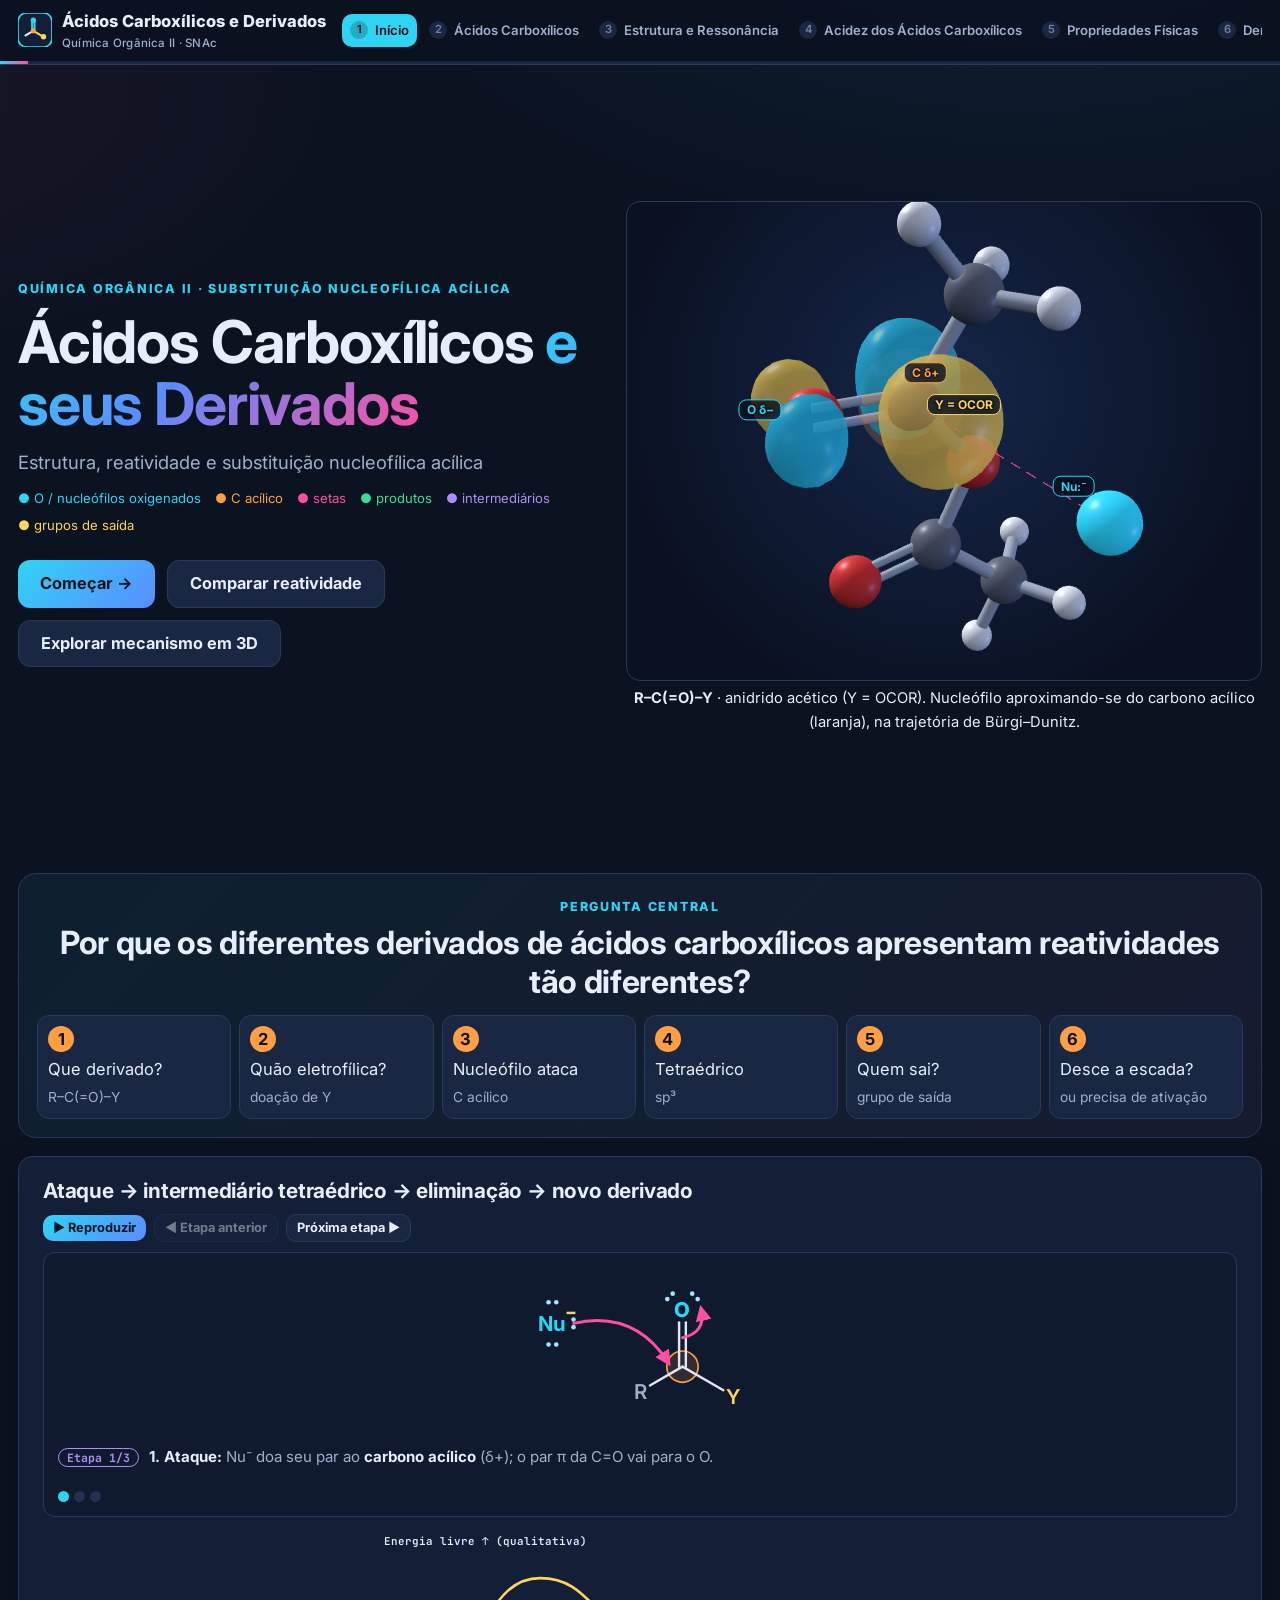
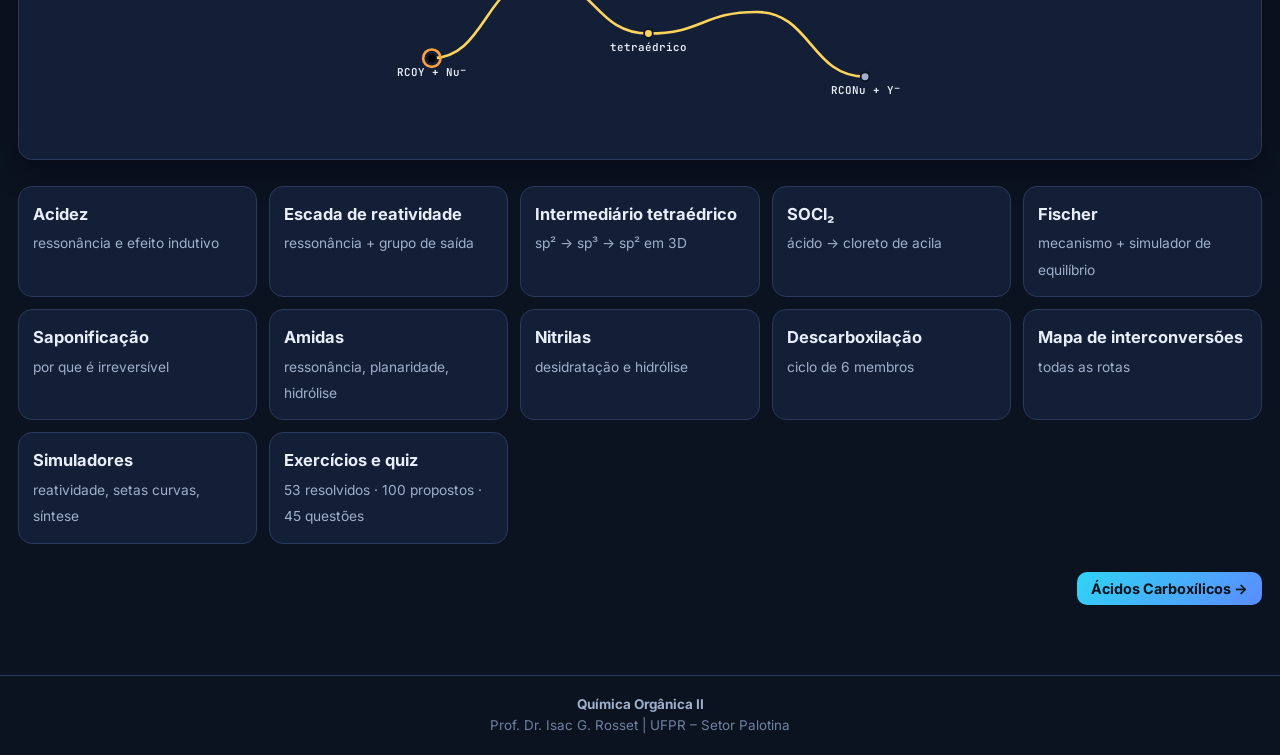
<file: acidos-carboxilicos/index.html>
<!doctype html>
<html lang="pt-BR">
<head>
  <meta charset="utf-8">
  <meta name="viewport" content="width=device-width, initial-scale=1">
  <title>Ácidos Carboxílicos e Derivados · Química Orgânica II</title>
  <meta name="description" content="Laboratório virtual de ácidos carboxílicos e derivados: acidez, ressonância, escada de reatividade, substituição nucleofílica acílica, SOCl₂, anidridos, Fischer, saponificação, lactonas, amidas, lactamas, nitrilas e descarboxilação, com modelos 3D, mecanismos animados e simuladores.">
  <meta name="theme-color" content="#0b1220">
  <link rel="icon" href="favicon.svg" type="image/svg+xml">
  <link rel="preconnect" href="https://fonts.googleapis.com">
  <link rel="preconnect" href="https://fonts.gstatic.com" crossorigin>
  <link href="https://fonts.googleapis.com/css2?family=Inter:wght@400;500;600;700;800;900&family=JetBrains+Mono:wght@500;700&display=swap" rel="stylesheet">
  <link rel="stylesheet" href="css/style.css">
  <script type="importmap">{ "imports": { "three": "./vendor/three.module.min.js" } }</script>
</head>
<body>
<a class="skip" href="#main">Pular para o conteúdo</a>

<header class="topbar">
  <div class="topbar-inner">
    <a class="brand" href="#inicio" aria-label="Início">
      <svg class="logo" viewBox="0 0 40 40" aria-hidden="true"><rect width="40" height="40" rx="10" fill="#131f36" stroke="#2fd4f5" stroke-width="2"/><line x1="8" y1="27" x2="18" y2="21" stroke="#e8eef9" stroke-width="2.4"/><line x1="18" y1="21" x2="28" y2="27" stroke="#ffd45c" stroke-width="2.4"/><line x1="16.6" y1="20" x2="16.6" y2="10" stroke="#2fd4f5" stroke-width="2.4"/><line x1="19.4" y1="20" x2="19.4" y2="10" stroke="#2fd4f5" stroke-width="2.4"/><circle cx="18" cy="21" r="3" fill="#ff9f43"/><circle cx="18" cy="8.5" r="3.2" fill="#2fd4f5"/><circle cx="30" cy="28" r="3.2" fill="#ffd45c"/></svg>
      <span>Ácidos Carboxílicos e Derivados<small>Química Orgânica II · SNAc</small></span>
    </a>
    <nav class="mainnav" aria-label="Módulos">
      <ol>
        <li><a href="#inicio">Início</a></li>
        <li><a href="#acidos">Ácidos Carboxílicos</a></li>
        <li><a href="#estrutura">Estrutura e Ressonância</a></li>
        <li><a href="#acidez">Acidez dos Ácidos Carboxílicos</a></li>
        <li><a href="#propriedades">Propriedades Físicas</a></li>
        <li><a href="#derivados">Derivados de Ácidos Carboxílicos</a></li>
        <li><a href="#reatividade">Reatividade dos Derivados</a></li>
        <li><a href="#snac">Substituição Nucleofílica Acílica</a></li>
        <li><a href="#tetraedrico">Intermediário Tetraédrico</a></li>
        <li><a href="#cloretos">Cloretos de Acila</a></li>
        <li><a href="#socl2">Síntese com SOCl₂</a></li>
        <li><a href="#oxalila">Síntese com (COCl)₂</a></li>
        <li><a href="#pcl">Síntese com PCl₃/PCl₅</a></li>
        <li><a href="#reacoes-cloretos">Reações de Cloretos de Acila</a></li>
        <li><a href="#anidridos">Anidridos</a></li>
        <li><a href="#sintese-anidridos">Síntese de Anidridos</a></li>
        <li><a href="#reacoes-anidridos">Reações de Anidridos</a></li>
        <li><a href="#esteres">Ésteres</a></li>
        <li><a href="#fischer">Esterificação de Fischer</a></li>
        <li><a href="#ester-cloreto">Ésteres a partir de Cloretos de Acila</a></li>
        <li><a href="#ester-anidrido">Ésteres a partir de Anidridos</a></li>
        <li><a href="#hidrolise-acida">Hidrólise Ácida de Ésteres</a></li>
        <li><a href="#saponificacao">Saponificação</a></li>
        <li><a href="#lactonas">Lactonas</a></li>
        <li><a href="#amidas">Amidas</a></li>
        <li><a href="#amida-cloreto">Amidas a partir de Cloretos de Acila</a></li>
        <li><a href="#amida-anidrido">Amidas a partir de Anidridos</a></li>
        <li><a href="#aminolise">Aminólise de Ésteres</a></li>
        <li><a href="#amida-acido">Amidas a partir de Ácidos Carboxílicos</a></li>
        <li><a href="#hidrolise-amidas">Hidrólise de Amidas</a></li>
        <li><a href="#lactamas">Lactamas</a></li>
        <li><a href="#nitrilas">Nitrilas</a></li>
        <li><a href="#desidratacao">Desidratação de Amidas</a></li>
        <li><a href="#nitrila-acida">Hidrólise Ácida de Nitrilas</a></li>
        <li><a href="#nitrila-basica">Hidrólise Básica de Nitrilas</a></li>
        <li><a href="#descarboxilacao">Descarboxilação</a></li>
        <li><a href="#mapa-inter">Mapa de Interconversões</a></li>
        <li><a href="#lab3d">Laboratório Acílico 3D</a></li>
        <li><a href="#simreat">Simulador de Reatividade</a></li>
        <li><a href="#simmec">Simulador de Mecanismos</a></li>
        <li><a href="#simsintese">Simulador de Síntese</a></li>
        <li><a href="#resolvidos">Exercícios Resolvidos</a></li>
        <li><a href="#propostos">Exercícios Propostos</a></li>
        <li><a href="#quiz">Quiz Final</a></li>
        <li><a href="#mapa">Mapa Conceitual</a></li>
      </ol>
    </nav>
  </div>
  <div class="progress-top" aria-hidden="true"><span id="progress"></span></div>
</header>

<main id="main" tabindex="-1">

<!-- 1 -->
<section class="section" id="inicio" data-title="Início">
  <div class="hero">
    <div>
      <span class="kicker">Química Orgânica II · substituição nucleofílica acílica</span>
      <h1>Ácidos Carboxílicos <span class="g">e seus Derivados</span></h1>
      <p class="sub">Estrutura, reatividade e substituição nucleofílica acílica</p>
      <p class="legendline"><span class="oxy">● O / nucleófilos oxigenados</span> <span class="el">● C acílico</span> <span class="mv">● setas</span> <span class="pr">● produtos</span> <span class="it">● intermediários</span> <span class="hy">● grupos de saída</span></p>
      <div class="cta"><a class="btn primary lg" href="#acidos">Começar →</a><a class="btn lg" href="#reatividade">Comparar reatividade</a><a class="btn lg" href="#tetraedrico">Explorar mecanismo em 3D</a></div>
    </div>
    <div class="heroview" data-w="hero" data-3d></div>
  </div>
  <div class="centralq"><span class="kicker">Pergunta central</span><h2>Por que os diferentes derivados de ácidos carboxílicos apresentam reatividades tão diferentes?</h2>
    <ol class="flowsteps"><li><b>1</b>Que derivado?<small>R–C(=O)–Y</small></li><li><b>2</b>Quão eletrofílica?<small>doação de Y</small></li><li><b>3</b>Nucleófilo ataca<small>C acílico</small></li><li><b>4</b>Tetraédrico<small>sp³</small></li><li><b>5</b>Quem sai?<small>grupo de saída</small></li><li><b>6</b>Desce a escada?<small>ou precisa de ativação</small></li></ol></div>
  <div class="block"><h3 class="block-title">Ataque → intermediário tetraédrico → eliminação → novo derivado</h3><div data-w="heroFlow"></div></div>
  <div class="modules">
    <a href="#acidez"><b>Acidez</b><span>ressonância e efeito indutivo</span></a>
    <a href="#reatividade"><b>Escada de reatividade</b><span>ressonância + grupo de saída</span></a>
    <a href="#tetraedrico"><b>Intermediário tetraédrico</b><span>sp² → sp³ → sp² em 3D</span></a>
    <a href="#socl2"><b>SOCl₂</b><span>ácido → cloreto de acila</span></a>
    <a href="#fischer"><b>Fischer</b><span>mecanismo + simulador de equilíbrio</span></a>
    <a href="#saponificacao"><b>Saponificação</b><span>por que é irreversível</span></a>
    <a href="#amidas"><b>Amidas</b><span>ressonância, planaridade, hidrólise</span></a>
    <a href="#nitrilas"><b>Nitrilas</b><span>desidratação e hidrólise</span></a>
    <a href="#descarboxilacao"><b>Descarboxilação</b><span>ciclo de 6 membros</span></a>
    <a href="#mapa-inter"><b>Mapa de interconversões</b><span>todas as rotas</span></a>
    <a href="#simreat"><b>Simuladores</b><span>reatividade, setas curvas, síntese</span></a>
    <a href="#quiz"><b>Exercícios e quiz</b><span>53 resolvidos · 100 propostos · 45 questões</span></a>
  </div>
</section>
<!-- 2 -->
<section class="section" id="acidos" data-title="Ácidos Carboxílicos">
  <div class="section-head"><div><span class="kicker">Módulo 2</span><h2>O que são ácidos carboxílicos?</h2><p class="lead">Grupo <b>carboxila</b>, R–COOH: carbonila + hidroxila no mesmo carbono.</p></div></div>
  <div class="block"><div data-w="acidIntro" data-3d></div></div>
</section>
<!-- 3 -->
<section class="section" id="estrutura" data-title="Estrutura e Ressonância">
  <div class="section-head"><div><span class="kicker">Módulo 3</span><h2>Estrutura e ressonância</h2><p class="lead">Carbono sp², trigonal planar. Desprotonação: RCOOH ⇌ RCOO⁻ + H⁺; o carboxilato é estabilizado por ressonância.</p></div></div>
  <div class="block"><h3 class="block-title">Ressonância do carboxilato</h3><div data-w="carboxylateRes"></div></div>
  <div class="block"><h3 class="block-title">Comprimentos C–O: ácido × carboxilato</h3><div data-w="bondLengths" data-3d></div>
    <div class="note quick" data-q="No acetato, as duas ligações C–O são:" data-o="diferentes;praticamente iguais;ambas duplas" data-a="1" data-e="Ressonância equivalente."></div></div>
</section>
<!-- 4 -->
<section class="section" id="acidez" data-title="Acidez dos Ácidos Carboxílicos">
  <div class="section-head"><div><span class="kicker">Módulo 4</span><h2>Acidez dos ácidos carboxílicos</h2><p class="lead">Por que RCOOH (pKₐ ≈ 4–5) é muito mais ácido que ROH (pKₐ ≈ 16)?</p></div></div>
  <div class="block"><h3 class="block-title">Alcóxido × carboxilato</h3><div data-w="acidity" data-3d></div></div>
  <div class="block"><h3 class="block-title">Efeito indutivo na acidez</h3><div data-w="inductive" data-3d></div>
    <div class="note think"><b class="t">Pense nisso</b>Grupos retiradores próximos ao carboxilato estabilizam ainda mais a carga negativa. O efeito diminui com a distância.</div></div>
</section>
<!-- 5 -->
<section class="section" id="propriedades" data-title="Propriedades Físicas">
  <div class="section-head"><div><span class="kicker">Módulo 5</span><h2>Propriedades físicas</h2><p class="lead">Muito polares, doadores e aceptores de ligação de H; formam dímeros em fase gasosa e solventes apolares; pontos de ebulição elevados.</p></div></div>
  <div class="block"><h3 class="block-title">Pontos de ebulição (massas semelhantes)</h3><div data-w="bpChart"></div></div>
  <div class="block"><h3 class="block-title">Dímero do ácido acético em 3D</h3><div data-w="dimer3d" data-3d></div></div>
</section>
<!-- 6 -->
<section class="section" id="derivados" data-title="Derivados de Ácidos Carboxílicos">
  <div class="section-head"><div><span class="kicker">Módulo 6</span><h2>Derivados de ácidos carboxílicos</h2><p class="lead">Estrutura geral <b>R–C(=O)–Y</b>: o grupo Y define o derivado.</p></div></div>
  <div class="block"><div data-w="derivCards"></div></div>
</section>
<!-- 7 -->
<section class="section" id="reatividade" data-title="Reatividade dos Derivados">
  <div class="section-head"><div><span class="kicker">Módulo 7</span><h2>Por que os derivados têm reatividades tão diferentes?</h2><p class="lead">Dois fatores: (1) quanto Y doa por ressonância à C=O e (2) quão bom grupo de saída é Y⁻.</p></div></div>
  <div class="block"><h3 class="block-title">Hierarquia de reatividade</h3><div data-w="ladder"></div></div>
  <div class="block"><h3 class="block-title">Os dois fatores</h3><div data-w="twoFactors"></div></div>
  <div class="block"><h3 class="block-title">Visualização comparativa de ressonância e mapas de potencial</h3><div data-w="resCompare" data-3d></div>
    <div class="note care"><b class="t">Cuidado</b>Mapas de potencial qualitativos (eletronegatividade): apoio visual, não explicação única.</div></div>
  <div class="block"><h3 class="block-title">Grupos de saída e basicidade</h3><div data-w="lgCompare"></div></div>
  <div class="block"><h3 class="block-title">Resumo</h3><div class="grid2"><div class="clscard arom"><h4>Bom grupo de saída + carbonila eletrofílica</h4><b>= derivado MAIS reativo</b></div><div class="clscard anti"><h4>Forte doação por ressonância + grupo de saída ruim</h4><b>= derivado MENOS reativo</b></div></div></div>
</section>
<!-- 8 -->
<section class="section" id="snac" data-title="Substituição Nucleofílica Acílica">
  <div class="section-head"><div><span class="kicker">Módulo 8</span><h2>Substituição nucleofílica acílica</h2><p class="lead">Nu⁻ → C=O; π → O → intermediário tetraédrico → O⁻ refaz C=O; C–Y → Y⁻ → produto. <b>Nu substitui Y.</b></p></div></div>
  <div class="block"><h3 class="block-title">Mecanismo geral sincronizado (2D + 3D + energia + escada)</h3><div data-w="nasMech" data-3d></div>
    <div class="note care"><b class="t">Cuidado</b>Representação mecanística simplificada para fins didáticos: contraíons e solvação omitidos.</div></div>
  <div class="block"><h3 class="block-title">Diferença para aldeídos e cetonas</h3><div data-w="vsAldehyde"></div></div>

    <div class="note think"><b class="t">Se um nucleófilo atacar um derivado de ácido, o que determina se haverá substituição?</b>Se, no intermediário tetraédrico, existir um grupo que saia <b>melhor</b> que o próprio nucleófilo que entrou. Caso contrário, o tetraédrico simplesmente volta ao reagente.</div></section>
<!-- 9 -->
<section class="section" id="tetraedrico" data-title="Intermediário Tetraédrico">
  <div class="section-head"><div><span class="kicker">Módulo 9</span><h2>Intermediário tetraédrico</h2><p class="lead">sp² → sp³ → sp². Pause em cada etapa: reagente, ataque, intermediário, colapso, produto.</p></div></div>
  <div class="block"><h3 class="block-title">Simulador do intermediário tetraédrico</h3><div data-w="tetraSim" data-3d></div></div>
  <div class="block"><h3 class="block-title">Conversões favoráveis e desfavoráveis</h3><div data-w="conversions"></div>
    <div class="note key"><b class="t">Conceito-chave</b>É geralmente fácil converter um derivado <b>mais reativo</b> em um <b>menos reativo</b>. Subir a escada exige <b>ativação</b> (ex.: ácido → RCOCl com SOCl₂).</div></div>
  <div class="block"><h3 class="block-title">Escada de derivados</h3><div data-w="stairs"></div></div>
</section>
<!-- 10 -->
<section class="section" id="cloretos" data-title="Cloretos de Acila">
  <div class="section-head"><div><span class="kicker">Módulo 10</span><h2>Cloretos de acila</h2><p class="lead">R–COCl: os derivados mais reativos. Preparados a partir de ácidos com SOCl₂, (COCl)₂, PCl₃ ou PCl₅.</p></div></div>
  <div class="block"><div data-w="acylChloride" data-3d></div></div>
</section>
<!-- 11 -->
<section class="section" id="socl2" data-title="Síntese com SOCl₂">
  <div class="section-head"><div><span class="kicker">Módulo 11</span><h2>Síntese com cloreto de tionila (SOCl₂)</h2><p class="lead">RCOOH + SOCl₂ → RCOCl + SO₂↑ + HCl↑. Os subprodutos gasosos dirigem a reação.</p></div></div>
  <div class="block"><h3 class="block-title">Mecanismo didático detalhado (2D + 3D)</h3><div data-w="socl2Mech" data-3d></div>
    <div class="note care"><b class="t">Cuidado</b>Representação mecanística: modelo didático adotado. Existem variantes (p. ex., ataque pelo O carbonílico, catálise por DMF/piridina).</div></div>
  <div class="block"><h3 class="block-title">SOCl₂ e acil clorossulfito em 3D</h3><div data-w="socl2Species" data-3d></div></div>
</section>
<!-- 12 -->
<section class="section" id="oxalila" data-title="Síntese com (COCl)₂">
  <div class="section-head"><div><span class="kicker">Módulo 12</span><h2>Síntese com cloreto de oxalila</h2><p class="lead">Alternativa para ácido → cloreto de acila.</p></div></div>
  <div class="block"><div data-w="oxalyl" data-3d></div></div>
</section>
<!-- 13 -->
<section class="section" id="pcl" data-title="Síntese com PCl₃/PCl₅">
  <div class="section-head"><div><span class="kicker">Módulo 13</span><h2>Síntese com PCl₃ e PCl₅</h2><p class="lead">Outros reagentes que convertem COOH → COCl.</p></div></div>
  <div class="block"><div data-w="pclx" data-3d></div></div>
  <div class="block"><h3 class="block-title">Comparador de reagentes para RCOCl</h3><div data-w="clReagents"></div>
    <div class="note care"><b class="t">Cuidado</b>Comparação conceitual; não é protocolo experimental. Esses reagentes reagem violentamente com água e liberam HCl.</div></div>
</section>
<!-- 14 -->
<section class="section" id="reacoes-cloretos" data-title="Reações de Cloretos de Acila">
  <div class="section-head"><div><span class="kicker">Módulo 14</span><h2>Reações de cloretos de acila</h2><p class="lead">RCOCl + H₂O → RCOOH; + ROH → éster; + amina → amida; + RCOO⁻ → anidrido.</p></div></div>
  <div class="block"><h3 class="block-title">Mapa de reações (clique)</h3><div data-w="chlorideMap"></div></div>
</section>
<!-- 15 -->
<section class="section" id="anidridos" data-title="Anidridos">
  <div class="section-head"><div><span class="kicker">Módulo 15</span><h2>Anidridos</h2><p class="lead">Duas carbonilas ligadas a um mesmo O: dois centros acílicos.</p></div></div>
  <div class="block"><div data-w="anhydrideStruct" data-3d></div></div>
</section>
<!-- 16 -->
<section class="section" id="sintese-anidridos" data-title="Síntese de Anidridos">
  <div class="section-head"><div><span class="kicker">Módulo 16</span><h2>Síntese de anidridos</h2><p class="lead">Cloreto de acila + carboxilato → anidrido + Cl⁻.</p></div></div>
  <div class="block"><h3 class="block-title">Mecanismo</h3><div data-w="anhydrideSynth" data-3d></div>
    <div class="note care"><b class="t">Cuidado</b>Representação mecanística simplificada para fins didáticos: contraíons e solvação omitidos.</div></div>
</section>
<!-- 17 -->
<section class="section" id="reacoes-anidridos" data-title="Reações de Anidridos">
  <div class="section-head"><div><span class="kicker">Módulo 17</span><h2>Reações de anidridos</h2><p class="lead">H₂O → ácidos; ROH → éster + ácido; amina → amida + carboxilato.</p></div></div>
  <div class="block"><div data-w="anhydrideRx"></div></div>
  <div class="block"><h3 class="block-title">Mecanismo: anidrido + CH₃OH</h3><div data-w="anhydrideMech" data-3d></div>
    <div class="note key"><b class="t">Conceito-chave</b>O carboxilato é estabilizado por ressonância e é grupo abandonador muito melhor que RO⁻ ou R₂N⁻.</div>
    <div class="note care"><b class="t">Cuidado</b>Representação mecanística simplificada para fins didáticos: contraíons e solvação omitidos.</div></div>
</section>
<!-- 18 -->
<section class="section" id="esteres" data-title="Ésteres">
  <div class="section-head"><div><span class="kicker">Módulo 18</span><h2>Ésteres</h2><p class="lead">R–C(=O)–OR′: o par do O alcoxila doa à carbonila.</p></div></div>
  <div class="block"><div data-w="esterStruct" data-3d></div></div>
</section>
<!-- 19 -->
<section class="section" id="fischer" data-title="Esterificação de Fischer">
  <div class="section-head"><div><span class="kicker">Módulo 19</span><h2>Esterificação de Fischer</h2><p class="lead">Ácido carboxílico + álcool ⇌ éster + água (H⁺): <b>reversível e catalisada por ácido</b>.</p></div></div>
  <div class="block"><h3 class="block-title">Mecanismo detalhado</h3><div data-w="fischerMech" data-3d></div>
    <div class="note err"><b class="t">Erro comum</b>OH⁻ não deve ser mostrado simplesmente saindo do ácido. O grupo precisa ser <b>ativado por protonação</b> para sair como H₂O.</div>
    <div class="note care"><b class="t">Cuidado</b>Representação mecanística simplificada para fins didáticos: contraíons e solvação omitidos.</div></div>
  <div class="block"><h3 class="block-title">Simulador do equilíbrio de Fischer</h3><div data-w="fischerSim"></div></div>
</section>
<!-- 20 -->
<section class="section" id="ester-cloreto" data-title="Ésteres a partir de Cloretos de Acila">
  <div class="section-head"><div><span class="kicker">Módulo 20</span><h2>Ésteres a partir de cloretos de acila</h2><p class="lead">RCOCl + R′OH → RCOOR′ (+ HCl, neutralizado por base como piridina).</p></div></div>
  <div class="block"><h3 class="block-title">Mecanismo</h3><div data-w="chlorideEster" data-3d></div>
    <div class="note care"><b class="t">Cuidado</b>Representação mecanística simplificada para fins didáticos: contraíons e solvação omitidos.</div></div>
</section>
<!-- 21 -->
<section class="section" id="ester-anidrido" data-title="Ésteres a partir de Anidridos">
  <div class="section-head"><div><span class="kicker">Módulo 21</span><h2>Ésteres a partir de anidridos</h2><p class="lead">Anidrido + ROH → éster + ácido carboxílico.</p></div></div>
  <div class="block"><h3 class="block-title">Mecanismo</h3><div data-w="anhydrideMech" data-3d></div>
    <div class="note care"><b class="t">Cuidado</b>Representação mecanística simplificada para fins didáticos: contraíons e solvação omitidos.</div></div>
  <div class="block"><h3 class="block-title">Comparação das rotas para ésteres</h3><div data-w="esterRoutes"></div></div>
</section>
<!-- 22 -->
<section class="section" id="hidrolise-acida" data-title="Hidrólise Ácida de Ésteres">
  <div class="section-head"><div><span class="kicker">Módulo 22</span><h2>Hidrólise ácida de ésteres</h2><p class="lead">Éster + H₂O ⇌ ácido + álcool (H⁺): a reação inversa da esterificação de Fischer.</p></div></div>
  <div class="block"><h3 class="block-title">Mecanismo</h3><div data-w="acidHydMech" data-3d></div>
    <div class="note care"><b class="t">Cuidado</b>Representação mecanística simplificada para fins didáticos: contraíons e solvação omitidos.</div></div>
  <div class="block"><h3 class="block-title">Reversibilidade: os dois mecanismos lado a lado</h3><div data-w="sideBySide"></div></div>
</section>
<!-- 23 -->
<section class="section" id="saponificacao" data-title="Saponificação">
  <div class="section-head"><div><span class="kicker">Módulo 23</span><h2>Saponificação (hidrólise básica de ésteres)</h2><p class="lead">RCOOR′ + HO⁻ → RCOO⁻ + R′OH.</p></div></div>
  <div class="block"><h3 class="block-title">Mecanismo</h3><div data-w="saponMech" data-3d></div>
    <div class="note care"><b class="t">Cuidado</b>Representação mecanística simplificada para fins didáticos: contraíons e solvação omitidos.</div></div>
  <div class="block"><h3 class="block-title">Hidrólise ácida × saponificação</h3><div data-w="saponTable"></div>
    <div class="note err"><b class="t">Erro comum</b>Saponificação não deve ser tratada simplesmente como a reação inversa da esterificação de Fischer: o carboxilato formado a torna <b>efetivamente irreversível</b>.</div></div>
</section>
<!-- 24 -->
<section class="section" id="lactonas" data-title="Lactonas">
  <div class="section-head"><div><span class="kicker">Módulo 24</span><h2>Lactonas</h2><p class="lead">Ésteres cíclicos, formados por esterificação intramolecular de hidroxiácidos.</p></div></div>
  <div class="block"><div data-w="lactoneIntro"></div></div>
  <div class="block"><h3 class="block-title">Mecanismo de lactonização</h3><div data-w="lactoneMech" data-3d></div>
    <div class="note care"><b class="t">Cuidado</b>Representação mecanística simplificada para fins didáticos: contraíons e solvação omitidos.</div></div>
  <div class="block"><h3 class="block-title">Tamanho do anel</h3><div data-w="lactoneRing"></div></div>
  <div class="block"><h3 class="block-title">Hidroxiácido ↔ lactona em 3D</h3><div data-w="lactone3d" data-3d></div></div>
</section>
<!-- 25 -->
<section class="section" id="amidas" data-title="Amidas">
  <div class="section-head"><div><span class="kicker">Módulo 25</span><h2>Amidas</h2><p class="lead">Primárias, secundárias e terciárias; forte ressonância O=C–N ↔ ⁻O–C=N⁺.</p></div></div>
  <div class="block"><div data-w="amideTypes"></div></div>
  <div class="block"><h3 class="block-title">Estrutura, ressonância e planaridade (3D)</h3><div data-w="amideRes" data-3d></div></div>
  <div class="block"><h3 class="block-title">Por que amidas são pouco reativas?</h3><div data-w="amideWhy"></div></div>
</section>
<!-- 26 -->
<section class="section" id="amida-cloreto" data-title="Amidas a partir de Cloretos de Acila">
  <div class="section-head"><div><span class="kicker">Módulo 26</span><h2>Amidas a partir de cloretos de acila</h2><p class="lead">RCOCl + NH₃ / RNH₂ / R₂NH → amidas 1ª/2ª/3ª. Base ou excesso de amina neutraliza o HCl.</p></div></div>
  <div class="block"><h3 class="block-title">Exemplos e mecanismo</h3><div data-w="amideFromCl" data-3d></div>
    <div class="note care"><b class="t">Cuidado</b>Representação mecanística simplificada para fins didáticos: contraíons e solvação omitidos.</div></div>
</section>
<!-- 27 -->
<section class="section" id="amida-anidrido" data-title="Amidas a partir de Anidridos">
  <div class="section-head"><div><span class="kicker">Módulo 27</span><h2>Amidas a partir de anidridos</h2><p class="lead">Anidrido + amina → amida + carboxilato.</p></div></div>
  <div class="block"><h3 class="block-title">Mecanismo</h3><div data-w="amideFromAnh" data-3d></div>
    <div class="note care"><b class="t">Cuidado</b>Representação mecanística simplificada para fins didáticos: contraíons e solvação omitidos.</div></div>
</section>
<!-- 28 -->
<section class="section" id="aminolise" data-title="Aminólise de Ésteres">
  <div class="section-head"><div><span class="kicker">Módulo 28</span><h2>Aminólise de ésteres</h2><p class="lead">Éster + amina → amida + álcool, em condições adequadas (mais lenta).</p></div></div>
  <div class="block"><h3 class="block-title">Mecanismo</h3><div data-w="aminolysis" data-3d></div>
    <div class="note think"><b class="t">Pense nisso</b>Por que é mais lenta que com cloreto de acila? O éster é menos eletrofílico e RO⁻ é pior grupo de saída que Cl⁻ — posição na escada.</div>
    <div class="note care"><b class="t">Cuidado</b>Representação mecanística simplificada para fins didáticos: contraíons e solvação omitidos.</div></div>
</section>
<!-- 29 -->
<section class="section" id="amida-acido" data-title="Amidas a partir de Ácidos Carboxílicos">
  <div class="section-head"><div><span class="kicker">Módulo 29</span><h2>Amidas a partir de ácidos carboxílicos</h2><p class="lead">Ácido carboxílico + amina <b>não</b> gera simplesmente amida em condições brandas.</p></div></div>
  <div class="block"><h3 class="block-title">Primeiro: reação ácido-base</h3><div data-w="acidAmine" data-3d></div>
    <div class="note err"><b class="t">Erro comum</b>Aminas não convertem automaticamente ácidos carboxílicos em amidas em condições brandas. A primeira reação costuma ser <b>ácido-base</b>.</div></div>
  <div class="block"><h3 class="block-title">Agentes de acoplamento (complementar): DCC/EDC</h3><div data-w="dccMech" data-3d></div>
    <div class="note care"><b class="t">Cuidado</b>Representação mecanística simplificada para fins didáticos: contraíons e solvação omitidos.</div>
    <div class="note think"><b class="t">Condensação direta</b>Sais de amônio de carboxilatos podem formar amidas por aquecimento forte com remoção de água, mas este não é um método universal.</div></div>
  <div class="block"><h3 class="block-title">Comparador de rotas para amidas</h3><div data-w="amideRoutes"></div></div>
</section>
<!-- 30 -->
<section class="section" id="hidrolise-amidas" data-title="Hidrólise de Amidas">
  <div class="section-head"><div><span class="kicker">Módulo 30</span><h2>Hidrólise de amidas</h2><p class="lead">Amida → ácido/carboxilato + amina/amônio, em meio ácido ou básico, com aquecimento.</p></div></div>
  <div class="block"><h3 class="block-title">Mecanismos ácido e básico</h3><div data-w="amideHyd" data-3d></div>
    <div class="note key"><b class="t">Conceito-chave</b>Em meio ácido, protonar o N transforma o péssimo grupo de saída R₂N⁻ em uma <b>amina neutra</b>, que sai com muito mais facilidade.</div>
    <div class="note care"><b class="t">Cuidado</b>Representação mecanística simplificada para fins didáticos: contraíons e solvação omitidos.</div></div>
  <div class="block"><h3 class="block-title">Amida × éster na hidrólise</h3><div data-w="amideVsEster"></div></div>
</section>
<!-- 31 -->
<section class="section" id="lactamas" data-title="Lactamas">
  <div class="section-head"><div><span class="kicker">Módulo 31</span><h2>Lactamas</h2><p class="lead">Amidas cíclicas.</p></div></div>
  <div class="block"><div data-w="lactamIntro"></div></div>
  <div class="block"><h3 class="block-title">Formação</h3><div data-w="lactamForm"></div></div>
  <div class="block"><h3 class="block-title">Lactamas em 3D e tensão em β-lactamas</h3><div data-w="lactam3d" data-3d></div></div>
</section>
<!-- 32 -->
<section class="section" id="nitrilas" data-title="Nitrilas">
  <div class="section-head"><div><span class="kicker">Módulo 32</span><h2>Nitrilas</h2><p class="lead">R–C≡N: carbono sp, linear; 1 σ + 2 π.</p></div></div>
  <div class="block"><div data-w="nitrile3d" data-3d></div></div>
  <div class="block"><h3 class="block-title">Nitrila como equivalente sintético de ácido</h3><div data-w="nitrileSynth"></div></div>
</section>
<!-- 33 -->
<section class="section" id="desidratacao" data-title="Desidratação de Amidas">
  <div class="section-head"><div><span class="kicker">Módulo 33</span><h2>Desidratação de amidas</h2><p class="lead">RCONH₂ → RC≡N (SOCl₂, P₂O₅, POCl₃…): perda dos elementos de H₂O.</p></div></div>
  <div class="block"><h3 class="block-title">Mecanismo (SOCl₂, modelo didático)</h3><div data-w="dehydMech" data-3d></div>
    <div class="note care"><b class="t">Cuidado</b>Representação mecanística simplificada para fins didáticos: contraíons e solvação omitidos.</div></div>
  <div class="block"><h3 class="block-title">Amida → nitrila: sp² (≈ 120°) → sp (180°)</h3><div data-w="geomChange" data-3d></div></div>
</section>
<!-- 34 -->
<section class="section" id="nitrila-acida" data-title="Hidrólise Ácida de Nitrilas">
  <div class="section-head"><div><span class="kicker">Módulo 34</span><h2>Hidrólise ácida de nitrilas</h2><p class="lead">RCN + H₂O/H⁺ → RCONH₂ → RCOOH (+ NH₄⁺).</p></div></div>
  <div class="block"><h3 class="block-title">Mecanismo detalhado ou simplificado</h3><div data-w="nitAcid" data-3d></div>
    <div class="note key"><b class="t">Conceito-chave</b>A <b>amida</b> é um intermediário importante: nitrila → amida → ácido.</div>
    <div class="note care"><b class="t">Cuidado</b>Representação mecanística simplificada para fins didáticos: contraíons e solvação omitidos.</div></div>
</section>
<!-- 35 -->
<section class="section" id="nitrila-basica" data-title="Hidrólise Básica de Nitrilas">
  <div class="section-head"><div><span class="kicker">Módulo 35</span><h2>Hidrólise básica de nitrilas</h2><p class="lead">RCN + HO⁻/H₂O → amida → carboxilato (+ NH₃); após acidificação, ácido carboxílico.</p></div></div>
  <div class="block"><h3 class="block-title">Mecanismo</h3><div data-w="nitBase" data-3d></div>
    <div class="note care"><b class="t">Cuidado</b>Representação mecanística simplificada para fins didáticos: contraíons e solvação omitidos.</div></div>
</section>
<!-- 36 -->
<section class="section" id="descarboxilacao" data-title="Descarboxilação">
  <div class="section-head"><div><span class="kicker">Módulo 36</span><h2>Descarboxilação</h2><p class="lead">Perda de CO₂ de um ácido carboxílico, quando estruturalmente favorecida.</p></div></div>
  <div class="block"><h3 class="block-title">β-cetoácidos: mecanismo cíclico de 6 membros</h3><div data-w="decarbMech" data-3d></div>
    <div class="note care"><b class="t">Cuidado</b>Representação mecanística simplificada para fins didáticos: contraíons e solvação omitidos.</div></div>
  <div class="block"><h3 class="block-title">Ciclo de 6 em 3D</h3><div data-w="decarbTS" data-3d></div></div>
  <div class="block"><h3 class="block-title">Ácidos malônicos</h3><div data-w="malonic"></div></div>
  <div class="block"><h3 class="block-title">Qual descarboxila?</h3><div data-w="decarbQuiz"></div></div>
</section>
<!-- 37 -->
<section class="section" id="mapa-inter" data-title="Mapa de Interconversões">
  <div class="section-head"><div><span class="kicker">Módulo 37</span><h2>Mapa geral das interconversões</h2><p class="lead">Clique em uma classe para ver de onde vem e para onde vai.</p></div></div>
  <div class="block"><div data-w="interMap"></div></div>
  <div class="block"><h3 class="block-title">Tabela mestre dos derivados</h3><div data-w="masterDeriv"></div></div>
  <div class="block"><h3 class="block-title">Tabela mestre de interconversões</h3><div data-w="masterInter"></div></div>
</section>
<!-- 38 -->
<section class="section" id="lab3d" data-title="Laboratório Acílico 3D">
  <div class="section-head"><div><span class="kicker">Módulo 38</span><h2>Laboratório acílico 3D</h2><p class="lead">Rotação, zoom, esfera-bastão ou preenchimento, C acílico, δ±, pares isolados, π*, potencial, hibridização e grupo de saída.</p></div></div>
  <div class="block"><div data-w="lab3d" data-3d></div></div>
  <div class="block"><h3 class="block-title">Comparação 3D: cloreto × éster × amida</h3><div data-w="compare3" data-3d></div></div>
</section>
<!-- 39 -->
<section class="section" id="simreat" data-title="Simulador de Reatividade">
  <div class="section-head"><div><span class="kicker">Módulo 39</span><h2>Simulador de reatividade</h2><p class="lead">Escolha o derivado e o nucleófilo: o simulador prevê facilidade, produto, mecanismo e necessidade de catálise.</p></div></div>
  <div class="block"><div data-w="reactSim"></div></div>
  <div class="block"><h3 class="block-title">Essa reação acontece?</h3><div data-w="happens"></div></div>
  <div class="block"><h3 class="block-title">Escada interativa: ordene os derivados</h3><div data-w="ladderDnD"></div>
    <div class="note think"><b class="t">Pense nisso</b>Por que não subir facilmente a escada? Converter um derivado menos reativo em um mais reativo exige <b>ativação</b> (ex.: ácido → RCOCl com SOCl₂).</div></div>
  <div class="block"><h3 class="block-title">Quem sai?</h3><div data-w="whoLeaves"></div></div>
  <div class="block"><h3 class="block-title">Protonação como ativação</h3><div data-w="protonActivation"></div></div>
</section>
<!-- 40 -->
<section class="section" id="simmec" data-title="Simulador de Mecanismos">
  <div class="section-head"><div><span class="kicker">Módulo 40</span><h2>Simulador de mecanismos</h2><p class="lead">Construa: Nu → C; π → O; tetraédrico; O⁻ → C=O; C–Y → Y. O sistema verifica valência, cargas, origem/destino das setas e grupo de saída.</p></div></div>
  <div class="block"><div data-w="mechSim"></div></div>
</section>
<!-- 41 -->
<section class="section" id="simsintese" data-title="Simulador de Síntese">
  <div class="section-head"><div><span class="kicker">Módulo 41</span><h2>Simulador de síntese</h2><p class="lead">Qual precursor e quais reagentes formam o alvo?</p></div></div>
  <div class="block"><h3 class="block-title">Síntese reversa</h3><div data-w="synthSim"></div></div>
  <div class="block"><h3 class="block-title">Síntese em múltiplas etapas</h3><div data-w="multiStep"></div></div>
</section>
<!-- 42 -->
<section class="section" id="resolvidos" data-title="Exercícios Resolvidos">
  <div class="section-head"><div><span class="kicker">Módulo 42</span><h2>Exercícios resolvidos</h2><p class="lead">19 níveis, 53 exercícios. Para cada um: nucleófilo, eletrófilo, intermediário, grupo de saída, produto e condições.</p></div></div>
  <div class="block"><div class="chips" data-w="levelChips"></div><div data-w="solved"></div></div>
</section>
<!-- 43 -->
<section class="section" id="propostos" data-title="Exercícios Propostos">
  <div class="section-head"><div><span class="kicker">Módulo 43</span><h2>Exercícios propostos</h2><p class="lead">100 exercícios: 30 fáceis, 40 intermediários e 30 avançados — reconhecimento, produto, reagente, mecanismo, rankings, síntese, retrossíntese, “Detecte o erro”, ordenação e arrastar e soltar. <button class="btn sm" type="button" data-action="redo">↺ Refazer todos</button></p></div></div>
  <nav class="subnav"><a href="#prop-easy">Fáceis</a><a href="#prop-mid">Intermediários</a><a href="#prop-hard">Avançados</a></nav>
  <div class="block">
    <h3 id="prop-easy">Fáceis</h3><div data-w="propEasy"></div>
    <h3 id="prop-mid">Intermediários</h3><div data-w="propMid"></div>
    <h3 id="prop-hard">Avançados</h3><div data-w="propHard"></div>
  </div>
</section>
<!-- 44 -->
<section class="section" id="quiz" data-title="Quiz Final">
  <div class="section-head"><div><span class="kicker">Módulo 44</span><h2>Quiz final</h2><p class="lead">45 questões sorteadas: acidez, reatividade, mecanismo, cloretos, anidridos, ésteres, amidas, nitrilas, lactonas, lactamas, descarboxilação e síntese. Ao final: percentual, tópicos com mais erros e módulos recomendados.</p></div></div>
  <div class="block"><div data-w="quiz"></div></div>
  <div class="block" id="desafio"><h3 class="block-title">Modo desafio <span class="tag">pontos · sequência</span></h3><div data-w="challenge"></div></div>
</section>
<!-- 45 -->
<section class="section" id="mapa" data-title="Mapa Conceitual">
  <div class="section-head"><div><span class="kicker">Módulo 45</span><h2>Mapa conceitual</h2></div></div>
  <div class="block"><div data-w="cmap"></div></div>
  <div class="block"><h3 class="block-title">Resumo visual do mecanismo geral</h3>
    <ol class="flowv big"><li class="step">Nu: + R–C(=O)–Y</li><li>ATAQUE</li><li class="non">R–C(O⁻)(Nu)–Y</li><li>COLAPSO</li><li class="arom">R–C(=O)–Nu + Y⁻</li><li class="arom">Nu SUBSTITUI Y</li></ol></div>
  <div class="block"><h3 class="block-title">Resumo visual da reatividade</h3>
    <div class="grid2"><div class="clscard arom"><h4>BOM GRUPO DE SAÍDA + CARBONILA ELETROFÍLICA</h4><b>= DERIVADO MAIS REATIVO</b></div><div class="clscard anti"><h4>FORTE DOAÇÃO POR RESSONÂNCIA + GRUPO DE SAÍDA RUIM</h4><b>= DERIVADO MENOS REATIVO</b></div></div></div>
  <div class="block"><h3 class="block-title">Diretriz central</h3>
    <ol class="flowv big"><li class="step">QUE DERIVADO DE ÁCIDO EU TENHO?</li><li>QUÃO ELETROFÍLICA É SUA CARBONILA?</li><li>QUAL NUCLEÓFILO ESTÁ PRESENTE? ELE CONSEGUE ATACAR?</li><li class="non">QUAL INTERMEDIÁRIO TETRAÉDRICO?</li><li class="non">QUAL GRUPO PODE SAIR?</li><li class="step">DESCE A ESCADA OU EXIGE ATIVAÇÃO?</li><li class="arom">QUAL SERÁ O PRODUTO?</li></ol></div>
  <div class="block"><h3 class="block-title">Tabela mestre dos derivados</h3><div data-w="masterDeriv"></div></div>
  <div class="block"><h3 class="block-title">Tabela mestre de interconversões</h3><div data-w="masterInter"></div></div>
</section>

<div class="pager" id="pager"></div>
</main>

<footer class="site">
  <b>Química Orgânica II</b><br>
  Prof. Dr. Isac G. Rosset | UFPR – Setor Palotina
</footer>

<script type="module" src="js/main.js"></script>
</body>
</html>
</file>
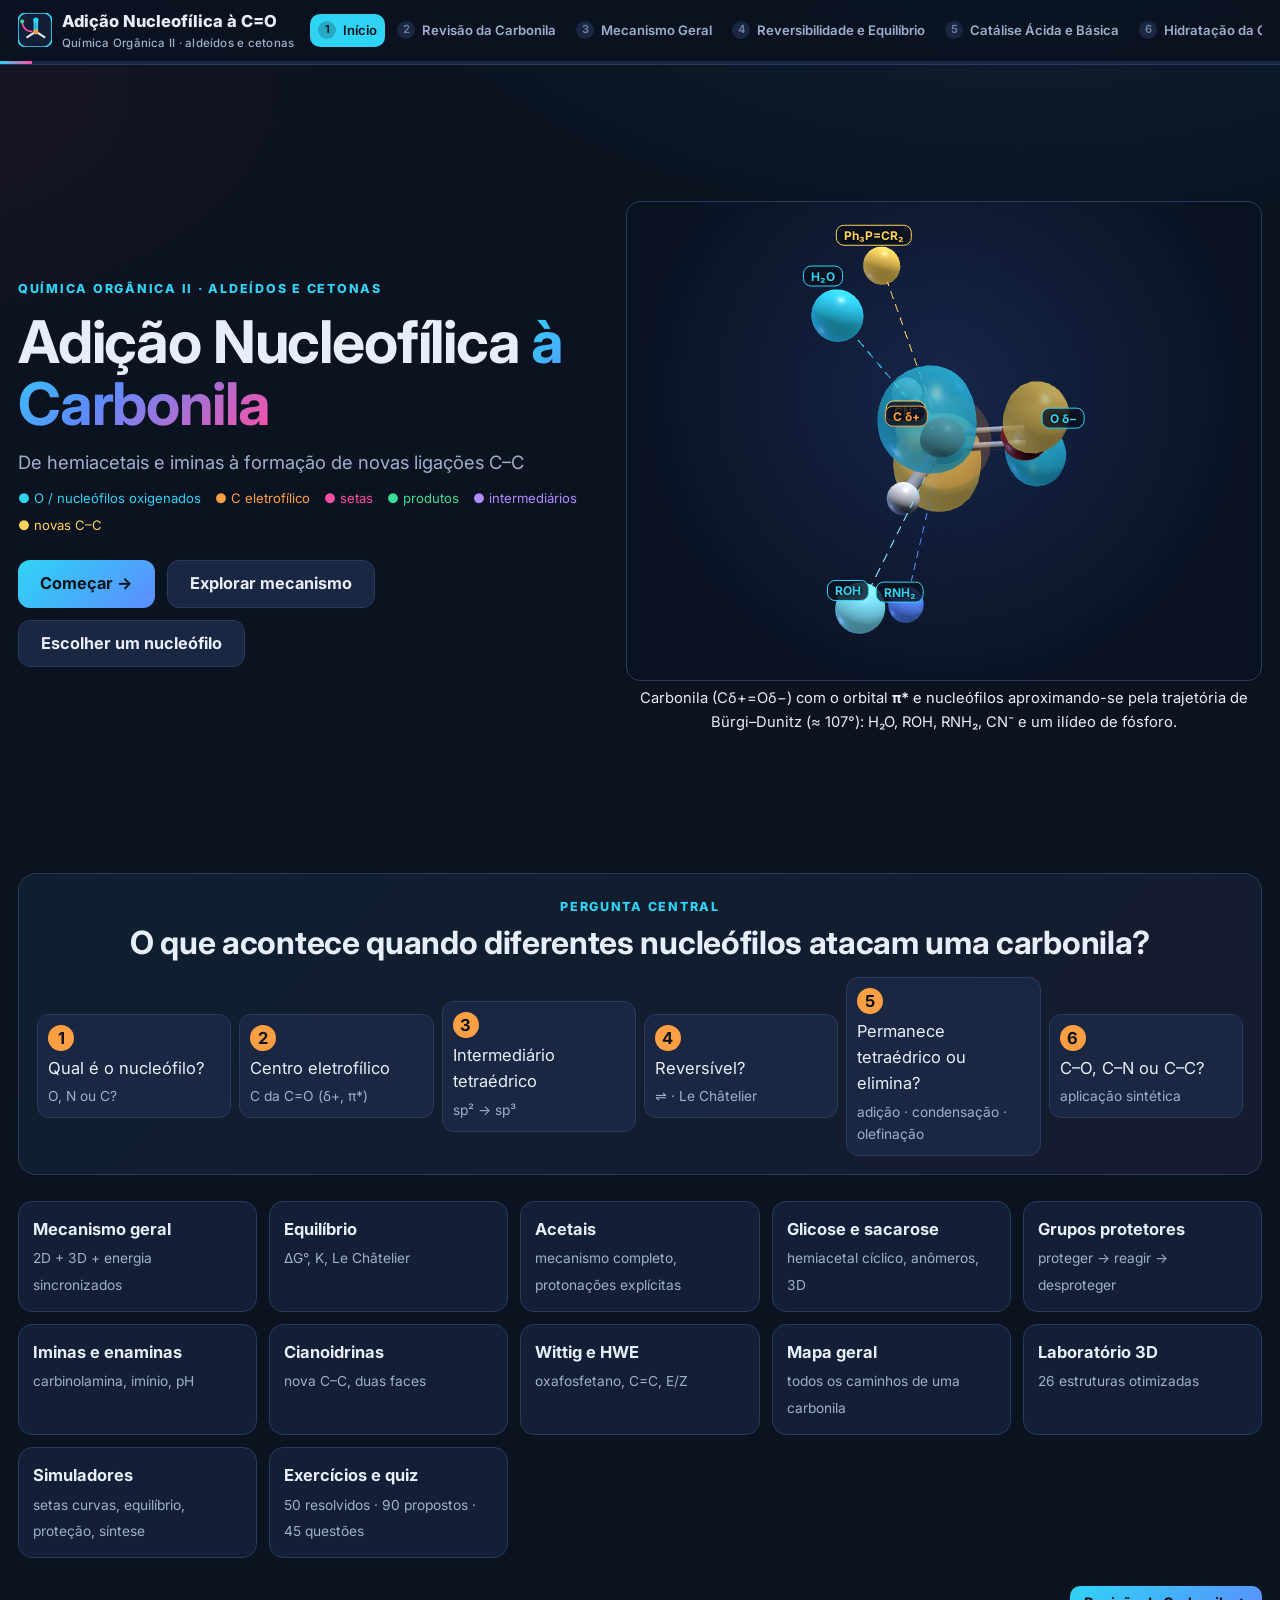
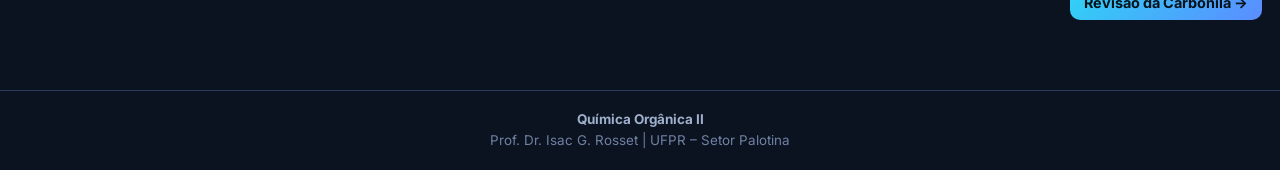
<file: adicao-nucleofilica/index.html>
<!doctype html>
<html lang="pt-BR">
<head>
  <meta charset="utf-8">
  <meta name="viewport" content="width=device-width, initial-scale=1">
  <title>Adição Nucleofílica à Carbonila · Química Orgânica II</title>
  <meta name="description" content="Laboratório virtual de adição nucleofílica à C=O: reversibilidade, catálise, gem-dióis, hemiacetais e acetais, glicose e sacarose, grupos protetores, tioacetais, iminas, enaminas, oximas, hidrazonas, cianoidrinas, Wittig e HWE, com modelos 3D, mecanismos animados e simuladores.">
  <meta name="theme-color" content="#0b1220">
  <link rel="icon" href="favicon.svg" type="image/svg+xml">
  <link rel="preconnect" href="https://fonts.googleapis.com">
  <link rel="preconnect" href="https://fonts.gstatic.com" crossorigin>
  <link href="https://fonts.googleapis.com/css2?family=Inter:wght@400;500;600;700;800;900&family=JetBrains+Mono:wght@500;700&display=swap" rel="stylesheet">
  <link rel="stylesheet" href="css/style.css">
  <script type="importmap">{ "imports": { "three": "./vendor/three.module.min.js" } }</script>
</head>
<body>
<a class="skip" href="#main">Pular para o conteúdo</a>

<header class="topbar">
  <div class="topbar-inner">
    <a class="brand" href="#inicio" aria-label="Início">
      <svg class="logo" viewBox="0 0 40 40" aria-hidden="true"><rect width="40" height="40" rx="10" fill="#131f36" stroke="#2fd4f5" stroke-width="2"/><line x1="10" y1="29" x2="21" y2="22" stroke="#e8eef9" stroke-width="2.4"/><line x1="32" y1="29" x2="21" y2="22" stroke="#e8eef9" stroke-width="2.4"/><line x1="19.6" y1="21" x2="19.6" y2="10" stroke="#2fd4f5" stroke-width="2.4"/><line x1="22.4" y1="21" x2="22.4" y2="10" stroke="#2fd4f5" stroke-width="2.4"/><circle cx="21" cy="22" r="3" fill="#ff9f43"/><circle cx="21" cy="8.5" r="3.2" fill="#2fd4f5"/><path d="M5 12 Q7 22 17 22" fill="none" stroke="#ff4fa3" stroke-width="2"/><circle cx="5" cy="10" r="2.4" fill="#3ddc97"/></svg>
      <span>Adição Nucleofílica à C=O<small>Química Orgânica II · aldeídos e cetonas</small></span>
    </a>
    <nav class="mainnav" aria-label="Módulos">
      <ol>
        <li><a href="#inicio">Início</a></li>
        <li><a href="#revisao">Revisão da Carbonila</a></li>
        <li><a href="#mecanismo">Mecanismo Geral</a></li>
        <li><a href="#reversibilidade">Reversibilidade e Equilíbrio</a></li>
        <li><a href="#catalise">Catálise Ácida e Básica</a></li>
        <li><a href="#hidratacao">Hidratação da Carbonila</a></li>
        <li><a href="#gemdiois">Gem-dióis</a></li>
        <li><a href="#alcoois">Adição de Álcoois</a></li>
        <li><a href="#hemiacetais">Hemiacetais e Hemicetais</a></li>
        <li><a href="#acetais">Acetais e Cetais</a></li>
        <li><a href="#mec-acetal">Mecanismo de Acetais</a></li>
        <li><a href="#hidrolise">Hidrólise de Acetais</a></li>
        <li><a href="#intramolecular">Reações Intramoleculares</a></li>
        <li><a href="#ciclicos">Hemiacetais Cíclicos</a></li>
        <li><a href="#glicose">Glicose</a></li>
        <li><a href="#sacarose">Sacarose e Ligações Glicosídicas</a></li>
        <li><a href="#protecao">Grupos Protetores</a></li>
        <li><a href="#tioacetais">Tioacetais e Tiocetais</a></li>
        <li><a href="#aminas">Aminas + Carbonilas</a></li>
        <li><a href="#iminas">Iminas</a></li>
        <li><a href="#enaminas">Enaminas</a></li>
        <li><a href="#oximas">Oximas</a></li>
        <li><a href="#hidrazonas">Hidrazonas</a></li>
        <li><a href="#cianoidrinas">Cianoidrinas</a></li>
        <li><a href="#cc">Formação de Ligações C–C</a></li>
        <li><a href="#wittig">Reação de Wittig</a></li>
        <li><a href="#ilideos">Ilídeos de Fósforo</a></li>
        <li><a href="#mec-wittig">Mecanismo de Wittig</a></li>
        <li><a href="#hwe">Horner–Wadsworth–Emmons</a></li>
        <li><a href="#wittig-hwe">Wittig × HWE</a></li>
        <li><a href="#mapa-geral">Mapa Geral das Reações</a></li>
        <li><a href="#lab3d">Laboratório Carbonílico 3D</a></li>
        <li><a href="#simequilibrio">Simulador de Equilíbrio</a></li>
        <li><a href="#simmec">Simulador de Mecanismos</a></li>
        <li><a href="#simprotecao">Simulador de Grupos Protetores</a></li>
        <li><a href="#simsintese">Simulador de Síntese</a></li>
        <li><a href="#resolvidos">Exercícios Resolvidos</a></li>
        <li><a href="#propostos">Exercícios Propostos</a></li>
        <li><a href="#quiz">Quiz Final</a></li>
        <li><a href="#mapa">Mapa Conceitual</a></li>
      </ol>
    </nav>
  </div>
  <div class="progress-top" aria-hidden="true"><span id="progress"></span></div>
</header>

<main id="main" tabindex="-1">

<!-- 1 -->
<section class="section" id="inicio" data-title="Início">
  <div class="hero">
    <div>
      <span class="kicker">Química Orgânica II · aldeídos e cetonas</span>
      <h1>Adição Nucleofílica <span class="g">à Carbonila</span></h1>
      <p class="sub">De hemiacetais e iminas à formação de novas ligações C–C</p>
      <p class="legendline"><span class="oxy">● O / nucleófilos oxigenados</span> <span class="el">● C eletrofílico</span> <span class="mv">● setas</span> <span class="pr">● produtos</span> <span class="it">● intermediários</span> <span class="hy">● novas C–C</span></p>
      <div class="cta"><a class="btn primary lg" href="#revisao">Começar →</a><a class="btn lg" href="#mecanismo">Explorar mecanismo</a><a class="btn lg" href="#simsintese">Escolher um nucleófilo</a></div>
    </div>
    <div class="heroview" data-w="hero" data-3d></div>
  </div>
  <div class="centralq"><span class="kicker">Pergunta central</span><h2>O que acontece quando diferentes nucleófilos atacam uma carbonila?</h2>
    <ol class="flowsteps"><li><b>1</b>Qual é o nucleófilo?<small>O, N ou C?</small></li><li><b>2</b>Centro eletrofílico<small>C da C=O (δ+, π*)</small></li><li><b>3</b>Intermediário tetraédrico<small>sp² → sp³</small></li><li><b>4</b>Reversível?<small>⇌ · Le Châtelier</small></li><li><b>5</b>Permanece tetraédrico ou elimina?<small>adição · condensação · olefinação</small></li><li><b>6</b>C–O, C–N ou C–C?<small>aplicação sintética</small></li></ol></div>
  <div class="modules">
    <a href="#mecanismo"><b>Mecanismo geral</b><span>2D + 3D + energia sincronizados</span></a>
    <a href="#reversibilidade"><b>Equilíbrio</b><span>ΔG°, K, Le Châtelier</span></a>
    <a href="#mec-acetal"><b>Acetais</b><span>mecanismo completo, protonações explícitas</span></a>
    <a href="#glicose"><b>Glicose e sacarose</b><span>hemiacetal cíclico, anômeros, 3D</span></a>
    <a href="#protecao"><b>Grupos protetores</b><span>proteger → reagir → desproteger</span></a>
    <a href="#iminas"><b>Iminas e enaminas</b><span>carbinolamina, imínio, pH</span></a>
    <a href="#cianoidrinas"><b>Cianoidrinas</b><span>nova C–C, duas faces</span></a>
    <a href="#mec-wittig"><b>Wittig e HWE</b><span>oxafosfetano, C=C, E/Z</span></a>
    <a href="#mapa-geral"><b>Mapa geral</b><span>todos os caminhos de uma carbonila</span></a>
    <a href="#lab3d"><b>Laboratório 3D</b><span>26 estruturas otimizadas</span></a>
    <a href="#simmec"><b>Simuladores</b><span>setas curvas, equilíbrio, proteção, síntese</span></a>
    <a href="#quiz"><b>Exercícios e quiz</b><span>50 resolvidos · 90 propostos · 45 questões</span></a>
  </div>
</section>
<!-- 2 -->
<section class="section" id="revisao" data-title="Revisão da Carbonila">
  <div class="section-head"><div><span class="kicker">Módulo 2</span><h2>Por que a carbonila é eletrofílica?</h2><p class="lead">O oxigênio, mais eletronegativo, polariza a ligação (Cδ+=Oδ−); o orbital π* vazio, com maior lobo no carbono, recebe o par do nucleófilo.</p></div></div>
  <div class="block"><h3 class="block-title">Polarização, potencial e π*</h3><div data-w="espPair" data-3d></div>
    <div class="note key"><b class="t">Conceito-chave</b>C δ+ (eletrófilo) e π* acessível: é no <b>carbono</b> que o nucleófilo forma a nova ligação.</div></div>
  <div class="block"><h3 class="block-title">Geometria: sp² → sp³ durante o ataque</h3><div data-w="geoTet" data-3d></div>
    <div class="note err"><b class="t">Erro comum</b>Desenhar o carbono carbonílico como tetraédrico antes do ataque. Ele é <b>trigonal planar (≈ 120°)</b>; só fica tetraédrico após a adição.</div>
    <div class="note quick" data-q="Hibridização do C carbonílico antes do ataque:" data-o="sp;sp²;sp³" data-a="1" data-e="Trigonal planar."></div></div>
</section>
<!-- 3 -->
<section class="section" id="mecanismo" data-title="Mecanismo Geral">
  <div class="section-head"><div><span class="kicker">Módulo 3</span><h2>Mecanismo geral de adição nucleofílica</h2><p class="lead">Nu⁻ + R₂C=O → R₂C(O⁻)Nu → (protonação) → R₂C(OH)Nu. Duas setas na etapa de ataque: Nu → C e π C=O → O.</p></div></div>
  <div class="block"><h3 class="block-title">O que acontece quando diferentes nucleófilos atacam uma carbonila?</h3><div data-w="pathsABC"></div></div>
  <div class="block"><h3 class="block-title">Ataque em condições básicas (nucleófilo aniônico) · 2D + 3D + energia</h3><div data-w="baseMech" data-3d></div>
    <div class="note care"><b class="t">Cuidado</b>Representação mecanística simplificada para fins didáticos: contraíons, solvente explícito e agregação não são mostrados.</div></div>
  <div class="block"><h3 class="block-title">Ataque em condições ácidas (nucleófilo neutro)</h3><div data-w="acidMech" data-3d></div>
    <div class="note think"><b class="t">Pense nisso</b>Por que nucleófilos fortemente básicos (CN⁻, RO⁻, R₂N⁻) não convivem com meio fortemente ácido? Eles seriam <b>protonados</b> e perderiam o par disponível. A catálise ácida funciona com nucleófilos neutros e fracos.</div>
    <div class="note quick" data-q="Em meio ácido, quem é ativado?" data-o="o nucleófilo;a carbonila (por protonação do O);o solvente" data-a="1" data-e="A carbonila protonada é mais eletrofílica."></div></div>
</section>
<!-- 4 -->
<section class="section" id="reversibilidade" data-title="Reversibilidade e Equilíbrio">
  <div class="section-head"><div><span class="kicker">Módulo 4</span><h2>Reversibilidade e equilíbrio</h2><p class="lead">Muitas adições à C=O são reversíveis: carbonila + Nu ⇌ aduto. A posição depende da carbonila, do nucleófilo, da estabilidade do produto, do solvente, do pH, das concentrações e da remoção de produtos.</p></div></div>
  <div class="block"><h3 class="block-title">Controle termodinâmico: ΔG° e K</h3><div data-w="dGK"></div>
    <div class="note key"><b class="t">Conceito-chave</b>K > 1 → produto favorecido; K < 1 → reagentes favorecidos. ΔG° = −RT ln K.</div></div>
  <div class="block"><h3 class="block-title">Equilíbrio não é velocidade</h3><div data-w="catVsEq"></div>
    <div class="note err"><b class="t">Erro comum</b>Achar que o catalisador “desloca” o equilíbrio. Ele só acelera a chegada a ele.</div></div>
  <div class="block"><h3 class="block-title">Princípio de Le Châtelier: C=O + 2 ROH ⇌ acetal + H₂O</h3><div data-w="leChat"></div>
    <div class="note err"><b class="t">Erro comum</b>A formação de acetais é uma reação de <b>equilíbrio</b>; remover água pode favorecer o produto, e adicionar água favorece a hidrólise.</div></div>
</section>
<!-- 5 -->
<section class="section" id="catalise" data-title="Catálise Ácida e Básica">
  <div class="section-head"><div><span class="kicker">Módulo 5</span><h2>Catálise ácida e básica</h2><p class="lead">O ácido ativa a carbonila (eletrófilo); a base gera ou é o nucleófilo aniônico. Ambos são regenerados.</p></div></div>
  <div class="block"><h3 class="block-title">Comparação dos mecanismos</h3><div data-w="acidBaseCompare"></div></div>
  <div class="block"><h3 class="block-title">Por que meio muito ácido pode atrapalhar?</h3><div data-w="phWindow"></div>
    <div class="note key"><b class="t">Conceito-chave</b>A catálise exige equilíbrio entre <b>ativação da carbonila</b> (precisa de H⁺) e <b>disponibilidade do nucleófilo</b> (que não pode estar protonado).</div></div>
</section>
<!-- 6 -->
<section class="section" id="hidratacao" data-title="Hidratação da Carbonila">
  <div class="section-head"><div><span class="kicker">Módulo 6</span><h2>Hidratação de aldeídos e cetonas</h2><p class="lead">R₂C=O + H₂O ⇌ R₂C(OH)₂ (gem-diol, ou hidrato). Catalisada por ácido ou base.</p></div></div>
  <div class="block"><h3 class="block-title">Mecanismos ácido e básico</h3><div data-w="hydMech" data-3d></div>
    <div class="note care"><b class="t">Cuidado</b>Representação mecanística simplificada para fins didáticos: contraíons, solvente explícito e agregação não são mostrados.</div>
    <div class="note quick" data-q="Na hidratação em base, o nucleófilo é:" data-o="H₂O;HO⁻;H₃O⁺" data-a="1" data-e="Ânion hidróxido."></div></div>
</section>
<!-- 7 -->
<section class="section" id="gemdiois" data-title="Gem-dióis">
  <div class="section-head"><div><span class="kicker">Módulo 7</span><h2>Gem-dióis</h2><p class="lead">Dois grupos OH no mesmo carbono. A posição do equilíbrio carbonila ⇌ hidrato varia enormemente.</p></div></div>
  <div class="block"><h3 class="block-title">Carbonila × gem-diol em 3D</h3><div data-w="gemdiol3d" data-3d></div></div>
  <div class="block"><h3 class="block-title">Equilíbrio carbonila × gem-diol</h3><div data-w="hydBars"></div>
    <div class="note think"><b class="t">Pense nisso</b>Por que aldeídos hidratam mais que muitas cetonas? <b>Menor impedimento</b> no aduto tetraédrico e <b>menor doação eletrônica</b> (menos grupos alquila estabilizando a C=O). Grupos retiradores (CCl₃, CF₃) favorecem o hidrato. Tendência, não regra absoluta.</div>
    <div class="note quick" data-q="Qual tem maior fração de hidrato?" data-o="acetona;formaldeído;acetaldeído" data-a="1" data-e="Sem grupos alquila."></div></div>
</section>
<!-- 8 -->
<section class="section" id="alcoois" data-title="Adição de Álcoois">
  <div class="section-head"><div><span class="kicker">Módulo 8</span><h2>Adição de álcoois</h2><p class="lead">Primeiro produto: <b>hemiacetal/hemicetal</b>. Com excesso de álcool e catálise ácida: <b>acetal/cetal</b>.</p></div></div>
  <div class="block"><h3 class="block-title">Aldeído/cetona + ROH</h3><div data-w="alcoholOverview"></div></div>
  <div class="block"><h3 class="block-title">Duas etapas, dois tipos de processo</h3><div class="grid2"><div class="chcard"><h4>1. Adição</h4><p>ROH + C=O ⇌ hemiacetal (ácido ou base).</p></div><div class="chcard"><h4>2. Substituição do OH por OR</h4><p>Só em <b>ácido</b>: OH protonado → saída de H₂O → oxocarbênio → 2º ROH.</p></div></div></div>
</section>
<!-- 9 -->
<section class="section" id="hemiacetais" data-title="Hemiacetais e Hemicetais">
  <div class="section-head"><div><span class="kicker">Módulo 9</span><h2>Hemiacetais e hemicetais</h2><p class="lead">Terminologia e reconhecimento estrutural.</p></div></div>
  <div class="block"><h3 class="block-title">Terminologia</h3><div data-w="terminology"></div></div>
  <div class="block"><h3 class="block-title">Visualização comparativa (2D + 3D)</h3><div data-w="compareRow" data-3d></div></div>
  <div class="block"><h3 class="block-title">Formação do hemicetal (acetona + CH₃OH, H⁺)</h3><div data-w="hemiMech" data-3d></div>
    <div class="note care"><b class="t">Cuidado</b>Representação mecanística simplificada para fins didáticos: contraíons, solvente explícito e agregação não são mostrados.</div></div>
  <div class="block"><h3 class="block-title">Teste: hemiacetal, acetal, hemicetal ou cetal?</h3><div data-w="classifyQuiz"></div>
    <div class="note err"><b class="t">Erro comum</b>Um acetal não é simplesmente um hemiacetal com outro nome: no acetal o carbono possui <b>dois grupos OR</b> e <b>não possui OH</b>.</div></div>
</section>
<!-- 10 -->
<section class="section" id="acetais" data-title="Acetais e Cetais">
  <div class="section-head"><div><span class="kicker">Módulo 10</span><h2>Acetais e cetais</h2><p class="lead">O antigo carbono carbonílico com dois OR. Formação: excesso de álcool, catálise ácida, remoção de água.</p></div></div>
  <div class="block"><h3 class="block-title">Hemicetal × cetal em 3D</h3><div data-w="acetalCompare3d" data-3d></div></div>
  <div class="block"><h3 class="block-title">Por que é preciso ácido?</h3><p>No hemiacetal, o OH teria de sair como <b>HO⁻</b> (péssimo grupo de saída). Protonado, sai como <b>H₂O</b>, e o par do OR vizinho estabiliza o carbono que perde o grupo.</p>
    <div class="note err"><b class="t">Erro comum</b>Na formação de acetal, o OH deve ser <b>ativado por protonação</b> antes de sair como água.</div></div>
</section>
<!-- 11 -->
<section class="section" id="mec-acetal" data-title="Mecanismo de Acetais">
  <div class="section-head"><div><span class="kicker">Módulo 11</span><h2>Mecanismo de formação de acetais</h2><p class="lead">Mecanismo completo (cada transferência de próton explícita) ou simplificado, sincronizado com 3D e perfil de energia.</p></div></div>
  <div class="block"><div data-w="acetalMech" data-3d></div>
    <div class="note care"><b class="t">Cuidado</b>Não represente um carbocátion “nu” localizado no carbono: a espécie é o <b>íon oxocarbênio</b>, estabilizado pelo par do oxigênio (C=O⁺R ↔ C⁺–OR).</div>
    <div class="note care"><b class="t">Cuidado</b>Representação mecanística simplificada para fins didáticos: contraíons, solvente explícito e agregação não são mostrados.</div></div>
  <div class="block"><h3 class="block-title">Quem deve ser protonado agora?</h3><div data-w="protTrainer"></div></div>
</section>
<!-- 12 -->
<section class="section" id="hidrolise" data-title="Hidrólise de Acetais">
  <div class="section-head"><div><span class="kicker">Módulo 12</span><h2>Hidrólise de acetais</h2><p class="lead">Acetal + H₂O (H⁺) ⇌ carbonila + 2 ROH: o mesmo mecanismo, percorrido ao contrário, com excesso de água.</p></div></div>
  <div class="block"><h3 class="block-title">Mecanismo inverso</h3><div data-w="hydrolysisMech" data-3d></div>
    <div class="note care"><b class="t">Cuidado</b>Representação mecanística simplificada para fins didáticos: contraíons, solvente explícito e agregação não são mostrados.</div></div>
  <div class="block"><h3 class="block-title">Estabilidade: base × ácido</h3><div data-w="protStab"></div>
    <div class="note key"><b class="t">Conceito-chave</b><b>Acetais são geralmente estáveis em condições básicas, mas são hidrolisados em meio ácido aquoso.</b> É isso que os torna grupos protetores.</div></div>
</section>
<!-- 13 -->
<section class="section" id="intramolecular" data-title="Reações Intramoleculares">
  <div class="section-head"><div><span class="kicker">Módulo 13</span><h2>Reações intramoleculares</h2><p class="lead">Quando o OH e a C=O estão na mesma molécula, o ataque pode ser intramolecular, formando hemiacetais/hemicetais cíclicos.</p></div></div>
  <div class="block"><h3 class="block-title">Simulador: nucleófilo → eletrófilo → tamanho do anel</h3><div data-w="intraSim" data-3d></div></div>
  <div class="block"><h3 class="block-title">Tamanho do anel</h3><div data-w="ringSize"></div>
    <div class="note think"><b class="t">Pense nisso</b>Geometria (ângulos), entropia (o nucleófilo já está “ligado” ao eletrófilo) e tensão de anel explicam a preferência por 5 e 6 membros.</div></div>
</section>
<!-- 14 -->
<section class="section" id="ciclicos" data-title="Hemiacetais Cíclicos">
  <div class="section-head"><div><span class="kicker">Módulo 14</span><h2>Hemiacetais cíclicos</h2><p class="lead">Hidroxialdeídos e hidroxicetonas com anéis de 5–6 membros existem, em grande parte, na forma cíclica.</p></div></div>
  <div class="block"><h3 class="block-title">Aberto × cíclico (3D)</h3><div data-w="cyclicHemi" data-3d></div>
    <div class="note quick" data-q="4-Hidroxibutanal cicliza a um anel de:" data-o="4;5;6" data-a="1" data-e="O + 4 carbonos."></div></div>
</section>
<!-- 15 -->
<section class="section" id="glicose" data-title="Glicose">
  <div class="section-head"><div><span class="kicker">Módulo 15</span><h2>Glicose</h2><p class="lead">Integra carbonila, ataque nucleofílico, hemiacetal, intramolecularidade, estereoquímica e equilíbrio.</p></div></div>
  <div class="block"><h3 class="block-title">Forma aberta → glucopiranose</h3><div data-w="glucoseOpen"></div></div>
  <div class="block"><h3 class="block-title">Teste</h3><div data-w="anomerQuiz"></div></div>
  <div class="block"><h3 class="block-title">Glicose em 3D: aberta, α e β</h3><div data-w="glucose3d" data-3d></div>
    <div class="note key"><b class="t">Conceito-chave</b>C1 (ex-aldeído) torna-se o <b>carbono anomérico</b>, um novo centro estereogênico: α (OH axial) e β (OH equatorial).</div></div>
  <div class="block"><h3 class="block-title">Equilíbrio em solução</h3><div data-w="glucoseEq"></div>
    <div class="note err"><b class="t">Erro comum</b>A glicose cíclica é um <b>hemiacetal intramolecular</b> (não um acetal).</div>
    <div class="note think"><b class="t">Pense nisso</b>Mutarrotação (introdutório): uma solução de α-glicose pura muda sua rotação óptica até o equilíbrio α/β, porque interconverte via forma aberta.</div></div>
</section>
<!-- 16 -->
<section class="section" id="sacarose" data-title="Sacarose e Ligações Glicosídicas">
  <div class="section-head"><div><span class="kicker">Módulo 16</span><h2>Sacarose e ligações glicosídicas</h2><p class="lead">Glicose + frutose unidas por uma ligação glicosídica entre seus <b>carbonos anoméricos</b> (C1 da glicose e C2 da frutose).</p></div></div>
  <div class="block"><h3 class="block-title">Estrutura</h3><div data-w="sucrose2d"></div></div>
  <div class="block"><h3 class="block-title">Sacarose em 3D</h3><div data-w="sucrose3d" data-3d></div></div>
  <div class="block"><h3 class="block-title">Glicose × sacarose</h3><div data-w="sugarCompare"></div>
    <div class="note err"><b class="t">Erro comum</b>A sacarose não deve ser tratada como simples hemiacetal livre; <b>ambos</b> os centros anoméricos estão envolvidos na ligação glicosídica (acetal/cetal).</div></div>
</section>
<!-- 17 -->
<section class="section" id="protecao" data-title="Grupos Protetores">
  <div class="section-head"><div><span class="kicker">Módulo 17</span><h2>Acetais e cetais como grupos protetores</h2><p class="lead">Proteger → reagir em outra função → desproteger.</p></div></div>
  <div class="block"><h3 class="block-title">Por que proteger uma carbonila?</h3><div data-w="protectFlow"></div></div>
  <div class="block"><h3 class="block-title">Etilenoglicol × 1,3-propanodiol</h3><div data-w="diolCompare" data-3d></div></div>
  <div class="block"><h3 class="block-title">Compatibilidade do grupo protetor</h3><div data-w="compatPanel"></div>
    <div class="note think"><b class="t">Pense nisso</b>A escolha do grupo protetor depende das condições futuras: acetais suportam base, nucleófilos e hidretos; não suportam ácido aquoso.</div></div>
</section>
<!-- 18 -->
<section class="section" id="tioacetais" data-title="Tioacetais e Tiocetais">
  <div class="section-head"><div><span class="kicker">Módulo 18</span><h2>Tioacetais e tiocetais</h2><p class="lead">S no lugar de O: carbonila + ditiol (catálise ácida) → tioacetal/tiocetal, por mecanismo análogo ao do acetal.</p></div></div>
  <div class="block"><h3 class="block-title">Formação com 1,2-etanoditiol</h3><div data-w="thioMech" data-3d></div>
    <div class="note care"><b class="t">Cuidado</b>Representação mecanística simplificada para fins didáticos: contraíons, solvente explícito e agregação não são mostrados.</div></div>
  <div class="block"><h3 class="block-title">Uso sintético: proteção e dessulfurização (C=O → CH₂)</h3><div data-w="mozingo" data-3d></div></div>
</section>
<!-- 19 -->
<section class="section" id="aminas" data-title="Aminas + Carbonilas">
  <div class="section-head"><div><span class="kicker">Módulo 19</span><h2>Aminas + carbonilas</h2><p class="lead">Amina primária → imina; amina secundária → enamina. Mesmo início (adição + desidratação), destinos diferentes.</p></div></div>
  <div class="block"><div data-w="amineSplit"></div>
    <div class="note err"><b class="t">Erro comum</b>Amina primária normalmente leva a <b>imina</b>; amina secundária normalmente leva a <b>enamina</b>.</div></div>
  <div class="block"><h3 class="block-title">Comparação de derivados nitrogenados</h3><div data-w="nTable"></div></div>
</section>
<!-- 20 -->
<section class="section" id="iminas" data-title="Iminas">
  <div class="section-head"><div><span class="kicker">Módulo 20</span><h2>Iminas</h2><p class="lead">R₂C=O + RNH₂ ⇌ R₂C=N–R + H₂O.</p></div></div>
  <div class="block"><h3 class="block-title">Mecanismo completo (9 etapas)</h3><div data-w="imineMech" data-3d></div>
    <div class="note care"><b class="t">Cuidado</b>Representação mecanística simplificada para fins didáticos: contraíons, solvente explícito e agregação não são mostrados.</div></div>
  <div class="block"><h3 class="block-title">Carbinolamina (análoga ao hemiacetal) e íon imínio</h3><div data-w="carbinolCompare" data-3d></div></div>
  <div class="block"><h3 class="block-title">pH ideal para formação de imina</h3><div data-w="phWindow"></div>
    <div class="note key"><b class="t">Conceito-chave</b>Catálise ácida <b>moderada</b>: muito ácido protona a amina; pouco ácido não desidrata a carbinolamina.</div>
    <div class="note think"><b class="t">Pense nisso</b>Reversibilidade: carbonila + amina ⇌ imina + H₂O. Remover água favorece a imina; H₃O⁺ a hidrolisa. Isomeria E/Z: a C=N, aproximadamente planar, não gira livremente (módulo opcional).</div></div>
</section>
<!-- 21 -->
<section class="section" id="enaminas" data-title="Enaminas">
  <div class="section-head"><div><span class="kicker">Módulo 21</span><h2>Enaminas</h2><p class="lead">Carbonila + amina secundária → íon imínio → remoção de H<sub>α</sub> → enamina (C=C–NR₂).</p></div></div>
  <div class="block"><h3 class="block-title">Mecanismo completo</h3><div data-w="enamineMech" data-3d></div>
    <div class="note care"><b class="t">Cuidado</b>Representação mecanística simplificada para fins didáticos: contraíons, solvente explícito e agregação não são mostrados.</div></div>
  <div class="block"><h3 class="block-title">Imina × enamina</h3><div class="table-wrap"><table class="cmp"><thead><tr><th>Reagente nitrogenado</th><th>Produto típico</th><th>Condições/limitações</th></tr></thead><tbody><tr><th>NH₃</th><td>imina simples (N–H)</td><td>frequentemente instável/hidrolisável</td></tr><tr><th>RNH₂</th><td>imina</td><td>ácido moderado, remoção de H₂O</td></tr><tr><th>R₂NH</th><td>enamina</td><td>precisa de H no carbono α</td></tr></tbody></table></div></div>
  <div class="block"><h3 class="block-title">Carbonila assimétrica (avançado)</h3><div data-w="enamineRegio"></div></div>
</section>
<!-- 22 -->
<section class="section" id="oximas" data-title="Oximas">
  <div class="section-head"><div><span class="kicker">Módulo 22</span><h2>Oximas</h2><p class="lead">Carbonila + NH₂OH → oxima (C=N–OH) + H₂O, por mecanismo análogo ao da imina.</p></div></div>
  <div class="block"><h3 class="block-title">Mecanismo (resumo)</h3><div data-w="oximeMech" data-3d></div>
    <div class="note care"><b class="t">Cuidado</b>Representação mecanística simplificada para fins didáticos: contraíons, solvente explícito e agregação não são mostrados.</div></div>
  <div class="block"><h3 class="block-title">Aldoximas e cetoximas</h3><div data-w="oximeFigs" data-3d></div></div>
</section>
<!-- 23 -->
<section class="section" id="hidrazonas" data-title="Hidrazonas">
  <div class="section-head"><div><span class="kicker">Módulo 23</span><h2>Hidrazonas</h2><p class="lead">Carbonila + NH₂NH₂ → hidrazona (C=N–NH₂) + H₂O.</p></div></div>
  <div class="block"><h3 class="block-title">Mecanismo (resumo)</h3><div data-w="hydrazoneMech" data-3d></div>
    <div class="note care"><b class="t">Cuidado</b>Representação mecanística simplificada para fins didáticos: contraíons, solvente explícito e agregação não são mostrados.</div></div>
  <div class="block"><h3 class="block-title">Exemplos e derivados de hidrazina</h3><div data-w="hydrazoneFigs" data-3d></div></div>
</section>
<!-- 24 -->
<section class="section" id="cianoidrinas" data-title="Cianoidrinas">
  <div class="section-head"><div><span class="kicker">Módulo 24</span><h2>Cianoidrinas</h2><p class="lead">R₂C=O + HCN/CN⁻ ⇌ R₂C(OH)CN.</p></div></div>
  <div class="block"><h3 class="block-title">Mecanismo (CN⁻ ataca; HCN protona)</h3><div data-w="cyanoMech" data-3d></div>
    <div class="note key"><b class="t">Conceito-chave</b><b>A formação de cianoidrina cria uma nova ligação carbono–carbono.</b></div>
    <div class="note care"><b class="t">Cuidado</b>Representação mecanística simplificada para fins didáticos: contraíons, solvente explícito e agregação não são mostrados.</div></div>
  <div class="block"><h3 class="block-title">Estereoquímica: ataque pelas duas faces</h3><div data-w="cyanoFaces" data-3d></div></div>
  <div class="block"><h3 class="block-title">Reversibilidade</h3><div data-w="cyanoEq"></div></div>
</section>
<!-- 25 -->
<section class="section" id="cc" data-title="Formação de Ligações C–C">
  <div class="section-head"><div><span class="kicker">Módulo 25</span><h2>Formação de ligações C–C</h2><p class="lead">Nucleófilos de carbono: CN⁻ (adição), ilídeos de fósforo (Wittig) e ânions de fosfonato (HWE).</p></div></div>
  <div class="block"><div data-w="ccOverview"></div>
    <div class="note think"><b class="t">Pense nisso</b>A nova ligação C–C aparece em amarelo nas figuras. Cianoidrina: o carbono fica sp³. Wittig/HWE: C=O é substituída por C=C (sp²).</div></div>
</section>
<!-- 26 -->
<section class="section" id="wittig" data-title="Reação de Wittig">
  <div class="section-head"><div><span class="kicker">Módulo 26</span><h2>Reação de Wittig</h2><p class="lead">Aldeído/cetona → <b>alceno</b>: R₂C=O + Ph₃P=CR′₂ → R₂C=CR′₂ + Ph₃P=O.</p></div></div>
  <div class="block"><div data-w="wittigOverview"></div>
    <div class="note key"><b class="t">Conceito-chave</b>Substitui C=O por C=C, forma nova ligação C–C e permite planejar a posição da dupla.</div>
    <div class="note err"><b class="t">Erro comum</b>Wittig e HWE <b>não</b> são reduções: são reações de olefinação que substituem C=O por C=C.</div></div>
</section>
<!-- 27 -->
<section class="section" id="ilideos" data-title="Ilídeos de Fósforo">
  <div class="section-head"><div><span class="kicker">Módulo 27</span><h2>Ilídeos de fósforo</h2><p class="lead">Ph₃P⁺–C⁻R₂ ↔ Ph₃P=CR₂: carbono nucleofílico. Preparo: PPh₃ + haleto (SN2) → sal de fosfônio → base forte → ilídeo.</p></div></div>
  <div class="block"><h3 class="block-title">Formação do ilídeo</h3><div data-w="ylideMech" data-3d></div>
    <div class="note care"><b class="t">Cuidado</b>Representação mecanística simplificada para fins didáticos: contraíons, solvente explícito e agregação não são mostrados.</div></div>
  <div class="block"><h3 class="block-title">Ilídeo em 3D</h3><div data-w="ylide3d" data-3d></div></div>
</section>
<!-- 28 -->
<section class="section" id="mec-wittig" data-title="Mecanismo de Wittig">
  <div class="section-head"><div><span class="kicker">Módulo 28</span><h2>Mecanismo de Wittig</h2><p class="lead">O carbono do ilídeo liga-se ao C carbonílico; forma-se o oxafosfetano (C–C–P–O), que colapsa em alceno + Ph₃P=O.</p></div></div>
  <div class="block"><div data-w="wittigMech" data-3d></div>
    <div class="note care"><b class="t">Cuidado</b>A betaína é uma representação didática; para muitos ilídeos (sem sais de lítio) as evidências favorecem a formação direta do oxafosfetano. Os detalhes dependem do sistema.</div>
    <div class="note key"><b class="t">Conceito-chave</b>Força motriz: a ligação <b>P=O</b>, muito forte.</div></div>
  <div class="block"><h3 class="block-title">Estereosseletividade (introdução)</h3><div class="grid2"><div class="chcard"><h4>Ilídeos não estabilizados</h4><p>(R = alquila) tendem a dar alcenos <b>Z</b> com aldeídos, em condições sem sais.</p></div><div class="chcard"><h4>Ilídeos estabilizados</h4><p>(R = CO₂Et, COR) são menos reativos e tendem a dar alcenos <b>E</b>.</p></div></div>
    <div class="note care"><b class="t">Cuidado</b>Tendências, não regras absolutas: solvente, sais, temperatura e substrato alteram a seletividade.</div></div>
</section>
<!-- 29 -->
<section class="section" id="hwe" data-title="Horner–Wadsworth–Emmons">
  <div class="section-head"><div><span class="kicker">Módulo 29</span><h2>Horner–Wadsworth–Emmons</h2><p class="lead">Fosfonato estabilizado + base → carbânion → ataque à carbonila → oxafosfetano → alceno + fosfato.</p></div></div>
  <div class="block"><h3 class="block-title">Mecanismo</h3><div data-w="hweMech" data-3d></div>
    <div class="note care"><b class="t">Cuidado</b>Representação mecanística simplificada para fins didáticos: contraíons, solvente explícito e agregação não são mostrados.</div></div>
  <div class="block"><h3 class="block-title">HWE e seletividade E</h3><div data-w="ezCompare" data-3d></div>
    <div class="note think"><b class="t">Pense nisso</b>Com fosfonatos estabilizados, a reação tende a formar o alceno <b>E</b>; a seletividade depende da estrutura e das condições.</div></div>
</section>
<!-- 30 -->
<section class="section" id="wittig-hwe" data-title="Wittig × HWE">
  <div class="section-head"><div><span class="kicker">Módulo 30</span><h2>Wittig × HWE</h2><p class="lead">Mesma ideia (C=O → C=C), reagentes e subprodutos diferentes.</p></div></div>
  <div class="block"><h3 class="block-title">Comparação</h3><div data-w="wittigHweTable"></div></div>
  <div class="block"><h3 class="block-title">Qual método?</h3><div data-w="wittigOrHwe"></div></div>
  <div class="block"><h3 class="block-title">Retrossíntese: onde desconectar a C=C?</h3><div data-w="wittigRetro"></div></div>
</section>
<!-- 31 -->
<section class="section" id="mapa-geral" data-title="Mapa Geral das Reações">
  <div class="section-head"><div><span class="kicker">Módulo 31</span><h2>Mapa geral das reações</h2><p class="lead">Todos os caminhos partem de uma mesma carbonila: o nucleófilo ataca o C=O e, depois, os mecanismos divergem.</p></div></div>
  <div class="block"><h3 class="block-title">Clique em um nucleófilo</h3><div data-w="reactionMap"></div></div>
  <div class="block"><h3 class="block-title">Adição × condensação × olefinação</h3><div data-w="typesCompare"></div></div>
  <div class="block"><h3 class="block-title">Tabela mestre das reações (clique na linha)</h3><div data-w="masterTable"></div></div>
  <div class="block"><h3 class="block-title">Tabela mestre de condições</h3><div data-w="condPanel"></div></div>
</section>
<!-- 32 -->
<section class="section" id="lab3d" data-title="Laboratório Carbonílico 3D">
  <div class="section-head"><div><span class="kicker">Módulo 32</span><h2>Laboratório carbonílico 3D</h2><p class="lead">Rotação, zoom, esfera-bastão ou preenchimento espacial, C eletrofílico, pares isolados, π/π*, mapa de potencial e hibridização.</p></div></div>
  <div class="block"><div data-w="lab3d" data-3d></div></div>
  <div class="block"><h3 class="block-title">Modo “antes e depois”</h3><div data-w="beforeAfter" data-3d></div></div>
</section>
<!-- 33 -->
<section class="section" id="simequilibrio" data-title="Simulador de Equilíbrio">
  <div class="section-head"><div><span class="kicker">Módulo 33</span><h2>Simulador de equilíbrio e de reversibilidade</h2><p class="lead">Altere água, álcool, acidez e temperatura.</p></div></div>
  <div class="block"><h3 class="block-title">Equilíbrio do acetal</h3><div data-w="eqSim"></div></div>
  <div class="block"><h3 class="block-title">Reversível? O que acontece se…</h3><div data-w="revSim"></div></div>
</section>
<!-- 34 -->
<section class="section" id="simmec" data-title="Simulador de Mecanismos">
  <div class="section-head"><div><span class="kicker">Módulo 34</span><h2>Simulador de mecanismos</h2><p class="lead">Construa o mecanismo com setas curvas: origem (par isolado ou ligação) → destino. Origem, destino, cargas, protonações, saída de H₂O e formação de C=N/C=C são validados.</p></div></div>
  <div class="block"><div data-w="mechSim"></div></div>
  <div class="block"><h3 class="block-title">Controle de protonações: quem deve ser protonado agora?</h3><div data-w="protTrainer"></div></div>
</section>
<!-- 35 -->
<section class="section" id="simprotecao" data-title="Simulador de Grupos Protetores">
  <div class="section-head"><div><span class="kicker">Módulo 35</span><h2>Simulador de grupos protetores</h2><p class="lead">Proteger? Com quê? Qual reagente? Quando desproteger?</p></div></div>
  <div class="block"><div data-w="protectSim"></div></div>
  <div class="block"><h3 class="block-title">Painel de compatibilidade</h3><div data-w="compatPanel"></div></div>
</section>
<!-- 36 -->
<section class="section" id="simsintese" data-title="Simulador de Síntese">
  <div class="section-head"><div><span class="kicker">Módulo 36</span><h2>Simulador de síntese</h2><p class="lead">Escolha o nucleófilo e preveja o produto; depois resolva problemas de 1–3 etapas.</p></div></div>
  <div class="block"><h3 class="block-title">Escolha o nucleófilo</h3><div data-w="chooseNu"></div></div>
  <div class="block"><h3 class="block-title">Problemas de síntese</h3><div data-w="synthProblems"></div></div>
</section>
<!-- 37 -->
<section class="section" id="resolvidos" data-title="Exercícios Resolvidos">
  <div class="section-head"><div><span class="kicker">Módulo 37</span><h2>Exercícios resolvidos</h2><p class="lead">20 níveis, 50 exercícios. Tente resolver primeiro; depois veja a dica e a resolução passo a passo.</p></div></div>
  <div class="block"><div class="chips" data-w="levelChips"></div><div data-w="solved"></div></div>
</section>
<!-- 38 -->
<section class="section" id="propostos" data-title="Exercícios Propostos">
  <div class="section-head"><div><span class="kicker">Módulo 38</span><h2>Exercícios propostos</h2><p class="lead">90 exercícios: 30 fáceis, 35 intermediários e 25 avançados — produto, reagente, mecanismo, equilíbrio, estereoquímica, proteção, carboidratos, síntese, “Detecte o erro”, ordenação e arrastar e soltar. <button class="btn sm" type="button" data-action="redo">↺ Refazer todos</button></p></div></div>
  <nav class="subnav"><a href="#prop-easy">Fáceis</a><a href="#prop-mid">Intermediários</a><a href="#prop-hard">Avançados</a></nav>
  <div class="block">
    <h3 id="prop-easy">Fáceis</h3><div data-w="propEasy"></div>
    <h3 id="prop-mid">Intermediários</h3><div data-w="propMid"></div>
    <h3 id="prop-hard">Avançados</h3><div data-w="propHard"></div>
  </div>
</section>
<!-- 39 -->
<section class="section" id="quiz" data-title="Quiz Final">
  <div class="section-head"><div><span class="kicker">Módulo 39</span><h2>Quiz final</h2><p class="lead">45 questões sorteadas: mecanismos, equilíbrio, hemiacetais, acetais, carboidratos, proteção, iminas, enaminas, cianoidrinas, Wittig e HWE. Ao final: percentual, tópicos com mais erros e módulos recomendados.</p></div></div>
  <div class="block"><div data-w="quiz"></div></div>
  <div class="block" id="desafio"><h3 class="block-title">Modo desafio <span class="tag">pontos · sequência</span></h3><div data-w="challenge"></div></div>
</section>
<!-- 40 -->
<section class="section" id="mapa" data-title="Mapa Conceitual">
  <div class="section-head"><div><span class="kicker">Módulo 40</span><h2>Mapa conceitual</h2></div></div>
  <div class="block"><div data-w="cmap"></div></div>
  <div class="block"><h3 class="block-title">Resumo visual dos mecanismos</h3>
    <div class="grid3"><div class="clscard arom"><h4>Adição</h4><p>Nu → C=O · π → O</p><b>↓ intermediário tetraédrico → protonação</b></div><div class="clscard non"><h4>Condensação</h4><p>adição → transferências de H⁺ → eliminação de H₂O</p><b>↓ C=N, C=O⁺R → acetal, imina, enamina…</b></div><div class="clscard anti"><h4>Olefinação</h4><p>nucleófilo de carbono (P) → carbonila → anel C–C–P–O</p><b>↓ C=C + P=O</b></div></div></div>
  <div class="block"><h3 class="block-title">Diretriz central</h3>
    <ol class="flowv big"><li class="step">QUAL É O NUCLEÓFILO?</li><li>QUAL É O CENTRO ELETROFÍLICO?</li><li class="non">QUAL INTERMEDIÁRIO O ATAQUE GERA?</li><li class="non">A REAÇÃO É REVERSÍVEL?</li><li class="step">PERMANECE TETRAÉDRICO OU ELIMINA?</li><li class="arom">FORMA C–O, C–N OU C–C?</li><li class="arom">COMO CONTROLAR O EQUILÍBRIO? QUAL A APLICAÇÃO?</li></ol></div>
  <div class="block"><h3 class="block-title">Tabela mestre das reações</h3><div data-w="masterTable"></div></div>
</section>

<div class="pager" id="pager"></div>
</main>

<footer class="site">
  <b>Química Orgânica II</b><br>
  Prof. Dr. Isac G. Rosset | UFPR – Setor Palotina
</footer>

<script type="module" src="js/main.js"></script>
</body>
</html>
</file>
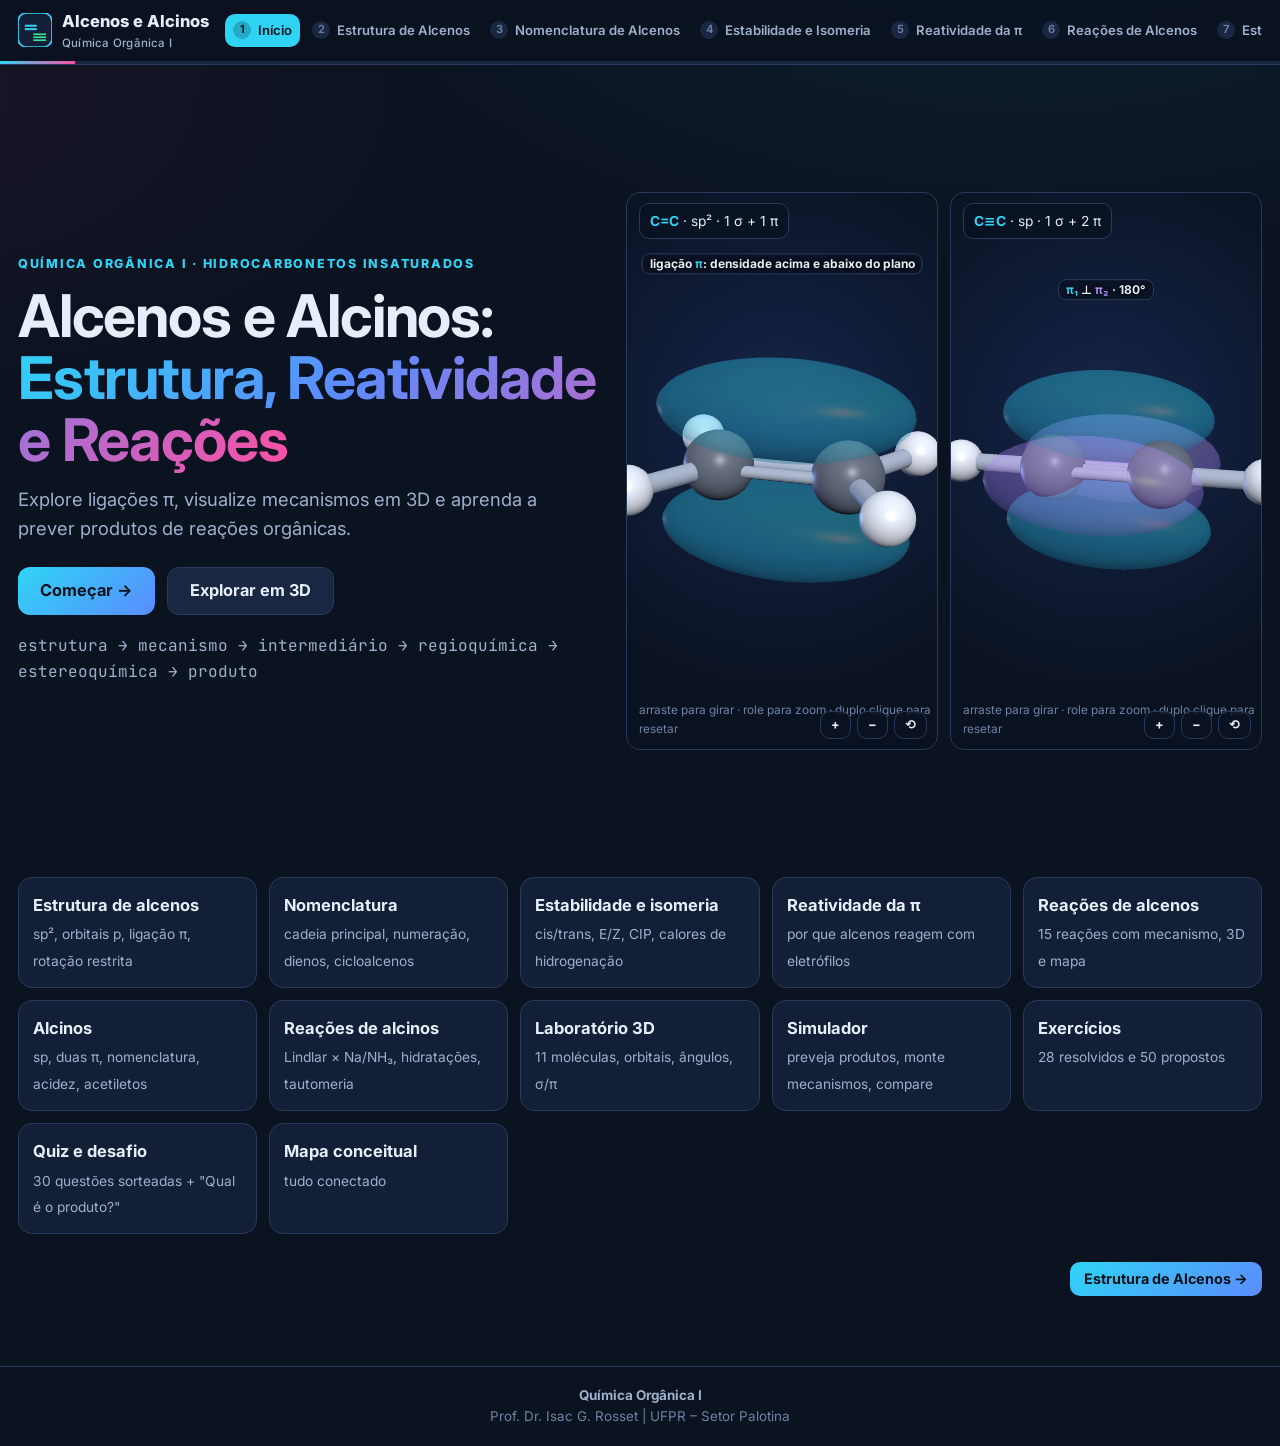
<file: alcenos-alcinos/index.html>
<!doctype html>
<html lang="pt-BR">
<head>
  <meta charset="utf-8">
  <meta name="viewport" content="width=device-width, initial-scale=1">
  <title>Alcenos e Alcinos · Química Orgânica I</title>
  <meta name="description" content="Plataforma interativa de Química Orgânica I sobre alcenos e alcinos: estrutura, nomenclatura, estabilidade, isomeria E/Z, reações de adição, regio e estereoquímica, mecanismos em 3D, simuladores, exercícios e quiz.">
  <meta name="theme-color" content="#0b1220">
  <link rel="icon" href="favicon.svg" type="image/svg+xml">
  <link rel="preconnect" href="https://fonts.googleapis.com">
  <link rel="preconnect" href="https://fonts.gstatic.com" crossorigin>
  <link href="https://fonts.googleapis.com/css2?family=Inter:wght@400;500;600;700;800;900&family=JetBrains+Mono:wght@500;700&display=swap" rel="stylesheet">
  <link rel="stylesheet" href="css/style.css">
  <script type="importmap">{ "imports": { "three": "./vendor/three.module.min.js" } }</script>
</head>
<body>
<a class="skip" href="#main">Pular para o conteúdo</a>

<header class="topbar">
  <div class="topbar-inner">
    <a class="brand" href="#inicio" aria-label="Início">
      <svg class="logo" viewBox="0 0 40 40" aria-hidden="true"><rect width="40" height="40" rx="10" fill="#131f36" stroke="#2fd4f5" stroke-width="2"/><line x1="8" y1="15" x2="22" y2="15" stroke="#2fd4f5" stroke-width="2.4"/><line x1="8" y1="19" x2="22" y2="19" stroke="#2fd4f5" stroke-width="2.4"/><line x1="18" y1="25" x2="33" y2="25" stroke="#3ddc97" stroke-width="2"/><line x1="18" y1="28.5" x2="33" y2="28.5" stroke="#3ddc97" stroke-width="2"/><line x1="18" y1="32" x2="33" y2="32" stroke="#3ddc97" stroke-width="2"/></svg>
      <span>Alcenos e Alcinos<small>Química Orgânica I</small></span>
    </a>
    <nav class="mainnav" aria-label="Módulos">
      <ol>
        <li><a href="#inicio">Início</a></li>
        <li><a href="#estrutura-alcenos">Estrutura de Alcenos</a></li>
        <li><a href="#nomenclatura-alcenos">Nomenclatura de Alcenos</a></li>
        <li><a href="#estabilidade">Estabilidade e Isomeria</a></li>
        <li><a href="#reatividade">Reatividade da π</a></li>
        <li><a href="#reacoes-alcenos">Reações de Alcenos</a></li>
        <li><a href="#estrutura-alcinos">Estrutura de Alcinos</a></li>
        <li><a href="#nomenclatura-alcinos">Nomenclatura de Alcinos</a></li>
        <li><a href="#acidez">Acidez de Alcinos</a></li>
        <li><a href="#reacoes-alcinos">Reações de Alcinos</a></li>
        <li><a href="#comparacao">Alcenos × Alcinos</a></li>
        <li><a href="#laboratorio">Laboratório 3D</a></li>
        <li><a href="#simulador">Simulador</a></li>
        <li><a href="#resolvidos">Resolvidos</a></li>
        <li><a href="#propostos">Propostos</a></li>
        <li><a href="#quiz">Quiz Final</a></li>
        <li><a href="#mapa">Mapa Conceitual</a></li>
      </ol>
    </nav>
  </div>
  <div class="progress-top" aria-hidden="true"><span id="progress"></span></div>
</header>

<main id="main" tabindex="-1">

<!-- ===================================================== 1 INÍCIO -->
<section class="section" id="inicio" data-title="Início">
  <div class="hero">
    <div>
      <span class="kicker">Química Orgânica I · hidrocarbonetos insaturados</span>
      <h1>Alcenos e Alcinos: <span class="g">Estrutura, Reatividade e Reações</span></h1>
      <p class="sub">Explore ligações π, visualize mecanismos em 3D e aprenda a prever produtos de reações orgânicas.</p>
      <div class="cta"><a class="btn primary lg" href="#estrutura-alcenos">Começar →</a><a class="btn lg" href="#laboratorio">Explorar em 3D</a></div>
      <p class="eq">estrutura → mecanismo → intermediário → regioquímica → estereoquímica → produto</p>
    </div>
    <div data-w="hero" data-3d class="grid2" style="gap:12px"></div>
  </div>
  <div class="modules">
    <a href="#estrutura-alcenos"><b>Estrutura de alcenos</b><span>sp², orbitais p, ligação π, rotação restrita</span></a>
    <a href="#nomenclatura-alcenos"><b>Nomenclatura</b><span>cadeia principal, numeração, dienos, cicloalcenos</span></a>
    <a href="#estabilidade"><b>Estabilidade e isomeria</b><span>cis/trans, E/Z, CIP, calores de hidrogenação</span></a>
    <a href="#reatividade"><b>Reatividade da π</b><span>por que alcenos reagem com eletrófilos</span></a>
    <a href="#reacoes-alcenos"><b>Reações de alcenos</b><span>15 reações com mecanismo, 3D e mapa</span></a>
    <a href="#estrutura-alcinos"><b>Alcinos</b><span>sp, duas π, nomenclatura, acidez, acetiletos</span></a>
    <a href="#reacoes-alcinos"><b>Reações de alcinos</b><span>Lindlar × Na/NH₃, hidratações, tautomeria</span></a>
    <a href="#laboratorio"><b>Laboratório 3D</b><span>11 moléculas, orbitais, ângulos, σ/π</span></a>
    <a href="#simulador"><b>Simulador</b><span>preveja produtos, monte mecanismos, compare</span></a>
    <a href="#resolvidos"><b>Exercícios</b><span>28 resolvidos e 50 propostos</span></a>
    <a href="#quiz"><b>Quiz e desafio</b><span>30 questões sorteadas + "Qual é o produto?"</span></a>
    <a href="#mapa"><b>Mapa conceitual</b><span>tudo conectado</span></a>
  </div>
</section>

<!-- ===================================================== 2 ESTRUTURA DE ALCENOS -->
<section class="section" id="estrutura-alcenos" data-title="Estrutura de Alcenos">
  <div class="section-head"><div><span class="kicker">Módulo 2</span><h2>Estrutura dos alcenos</h2><p class="lead">Alcenos são hidrocarbonetos com ao menos uma ligação dupla C=C (fórmula geral dos acíclicos com uma dupla: C<sub>n</sub>H<sub>2n</sub>).</p></div></div>
  <nav class="subnav"><a href="#est-revisao">Revisão</a><a href="#est-3d">Eteno em 3D</a><a href="#est-rot">Rotação restrita</a></nav>
  <div class="block" id="est-revisao">
    <div class="formula"><span class="big">C=C = 1 ligação σ + 1 ligação π</span></div>
    <div class="grid3">
      <div class="defbox"><b>Carbono sp²</b>três orbitais híbridos sp² (no plano, 120°) + um orbital p não hibridizado, perpendicular ao plano.</div>
      <div class="defbox o"><b>Ligação σ</b>sobreposição <b>frontal</b> sp²–sp² ao longo do eixo C–C. Forte (≈ 350 kJ/mol).</div>
      <div class="defbox m"><b>Ligação π</b>sobreposição <b>lateral</b> dos orbitais p paralelos: densidade acima e abaixo do plano. Mais fraca (≈ 270 kJ/mol).</div>
    </div>
    <div class="note key"><b class="t">Revisão rápida</b>Hibridização sp³ → 109,5°; sp² → 120°; sp → 180°. Quanto maior o caráter s, mais curta a ligação e mais próximos do núcleo ficam os elétrons.</div>
  </div>
  <div class="block" id="est-3d">
    <h3 class="block-title">Eteno: geometria trigonal planar e orbitais p <span class="tag">3D</span></h3>
    <div data-w="ethene3d" data-3d></div>
    <div class="note think"><b class="t">Pense nisso</b>Os seis átomos do eteno estão no mesmo plano. Por quê? (Dica: só assim os dois orbitais p ficam paralelos.)</div>
  </div>
  <div class="block" id="est-rot">
    <h3 class="block-title">Por que não há rotação livre em torno da C=C? <span class="tag">animação</span></h3>
    <div data-w="rotation" data-3d></div>
    <div class="note key"><b class="t">Conceito-chave</b>Girar um carbono em relação ao outro desalinha os orbitais p. A 90° a sobreposição é nula: a ligação π estaria <b>rompida</b> (≈ 270 kJ/mol). Por isso cis e trans não se interconvertem à temperatura ambiente → <a href="#estabilidade">isomeria E/Z</a>.</div>
  </div>
</section>

<!-- ===================================================== 3 NOMENCLATURA DE ALCENOS -->
<section class="section" id="nomenclatura-alcenos" data-title="Nomenclatura de Alcenos">
  <div class="section-head"><div><span class="kicker">Módulo 3</span><h2>Nomenclatura IUPAC de alcenos</h2><p class="lead">Sufixo <b>-eno</b>; a ligação dupla define a cadeia principal e a numeração.</p></div></div>
  <div class="block">
    <ol>
      <li><b>Cadeia principal</b>: a mais longa que contém <b>os dois carbonos da C=C</b>.</li>
      <li><b>Numeração</b>: a partir da extremidade que dá o <b>menor localizador à dupla</b> (só depois aos substituintes).</li>
      <li><b>Localizador da dupla</b>: o menor número dos dois carbonos (ex.: but-<b>2</b>-eno).</li>
      <li><b>Substituintes</b>: em ordem alfabética, com seus localizadores.</li>
      <li><b>Mais de uma dupla</b>: dieno, trieno (com "a" de eufonia: hexa-1,3-dieno).</li>
      <li><b>Cicloalcenos</b>: os carbonos da dupla são C1 e C2; numere para dar menores números aos substituintes.</li>
    </ol>
    <div class="note err"><b class="t">Erro comum</b>Escolher a cadeia mais longa ignorando a dupla. A cadeia principal precisa conter a ligação dupla (regras IUPAC tradicionais, usadas em Química Orgânica I).</div>
  </div>
  <div class="block">
    <h3 class="block-title">Treino: clique na cadeia, numere e monte o nome <span class="tag">interativo</span></h3>
    <div data-w="nomAlk"></div>
  </div>
</section>

<!-- ===================================================== 4 ESTABILIDADE E ISOMERIA -->
<section class="section" id="estabilidade" data-title="Estabilidade e Isomeria">
  <div class="section-head"><div><span class="kicker">Módulo 4</span><h2>Isomeria geométrica e estabilidade</h2><p class="lead">A rotação restrita gera isômeros cis/trans (E/Z); o grau de substituição determina a estabilidade.</p></div></div>
  <nav class="subnav"><a href="#iso-ct">cis/trans</a><a href="#iso-ez">E/Z</a><a href="#iso-stab">Estabilidade</a><a href="#iso-hid">Calores de hidrogenação</a></nav>
  <div class="block" id="iso-ct">
    <h3 class="block-title">cis-2-buteno × trans-2-buteno <span class="tag">3D</span></h3>
    <div data-w="cistrans" data-3d></div>
    <div class="grid2">
      <div class="defbox"><b>cis/trans</b>use quando os dois carbonos da dupla têm um substituinte em comum (ou H e H): cis = mesmo lado; trans = lados opostos.</div>
      <div class="defbox o"><b>E/Z</b>sistema geral: em cada carbono, defina o grupo de <b>maior prioridade (CIP)</b>; Z (zusammen) = mesmo lado; E (entgegen) = lados opostos.</div>
    </div>
    <div class="note err"><b class="t">Erro comum</b>Achar que cis = Z sempre. Em geral coincidem em alcenos simples, mas não necessariamente: E/Z depende das prioridades CIP, não da "semelhança" dos grupos.</div>
  </div>
  <div class="block" id="iso-ez">
    <h3 class="block-title">E ou Z? <span class="tag">atividade</span></h3>
    <ol><li>Em cada carbono da dupla, compare os átomos ligados diretamente: maior número atômico = maior prioridade.</li><li>Empate? Compare os conjuntos de átomos seguintes até o <b>primeiro ponto de diferença</b>.</li><li>Ligações múltiplas contam como átomos duplicados.</li></ol>
    <div data-w="ez"></div>
    <div class="note err"><b class="t">Erro comum</b>Alcinos não apresentam isomeria E/Z na ligação tripla, porque os carbonos sp apresentam geometria linear.</div>
  </div>
  <div class="block" id="iso-stab">
    <h3 class="block-title">Estabilidade relativa</h3>
    <div class="formula">tetrassubstituído &gt; trissubstituído &gt; dissubstituído &gt; monossubstituído &gt; eteno<br><small style="color:var(--muted)">dissubstituídos: trans (E) &gt; cis (Z), por repulsão estérica no cis</small></div>
    <div class="grid3">
      <div class="defbox"><b>Hiperconjugação</b>ligações σ C–H/C–C dos grupos alquila vizinhos interagem com o sistema π (π*): estabilização.</div>
      <div class="defbox o"><b>Efeitos eletrônicos</b>carbonos sp² são mais eletronegativos que sp³: ligações C(sp²)–C(sp³) são mais fortes, favorecendo mais grupos alquila na dupla.</div>
      <div class="defbox m"><b>Impedimento estérico</b>grupos volumosos do mesmo lado (cis) se repelem → isômero cis menos estável.</div>
    </div>
    <div data-w="stability"></div>
  </div>
  <div class="block" id="iso-hid">
    <h3 class="block-title">Calores de hidrogenação e estabilidade</h3>
    <p>alceno <b>menos estável</b> → <b>maior</b> liberação de energia; alceno <b>mais estável</b> → <b>menor</b> liberação. A comparação é válida quando os alcenos dão o <b>mesmo alcano</b>.</p>
    <div data-w="hydrogLevels"></div>
    <div class="note quick" data-q="Qual libera mais calor ao ser hidrogenado a butano?" data-o="(E)-but-2-eno;(Z)-but-2-eno;but-1-eno" data-a="2" data-e="O but-1-eno (monossubstituído) é o menos estável: −127 kJ/mol."></div>
  </div>
</section>

<!-- ===================================================== 5 REATIVIDADE -->
<section class="section" id="reatividade" data-title="Reatividade da Ligação π">
  <div class="section-head"><div><span class="kicker">Módulo 5</span><h2>Reatividade da ligação π</h2><p class="lead">A ligação π é mais fraca e mais exposta que a σ: os elétrons π atuam como <b>nucleófilo</b> frente a <b>eletrófilos</b>.</p></div></div>
  <div class="block">
    <div class="grid3">
      <div class="defbox"><b>Elétrons expostos</b>a densidade π fica acima e abaixo do plano, longe dos núcleos: acessível a eletrófilos (H⁺, Br₂, BH₃, Hg²⁺…).</div>
      <div class="defbox o"><b>Ligação mais fraca</b>romper a π custa menos que romper a σ; formar duas novas σ libera mais energia → adições são favoráveis (ΔH &lt; 0).</div>
      <div class="defbox m"><b>Adição</b>a π se rompe e formam-se duas novas ligações σ: C=C + A–B → A–C–C–B.</div>
    </div>
  </div>
  <div class="block">
    <h3 class="block-title">Esquema geral de adição <span class="tag">setas curvas</span></h3>
    <div data-w="genAdd"></div>
    <div class="legend"><span><i style="background:#2fd4f5"></i>elétrons π (nucleófilo)</span><span><i style="background:#ff9f43"></i>eletrófilo</span><span><i style="background:#ff4fa3"></i>grupo adicionado</span></div>
    <div class="note care"><b class="t">Cuidado</b>Este é um esquema <b>geral</b>. O caminho real depende do reagente: carbocátion (HX, H₃O⁺), íon halônio (X₂), íon mercurínio (Hg²⁺), estado de transição concertado (BH₃, perácidos), superfície metálica (H₂/Pd). Cada caminho explica uma regio e estereoquímica diferentes.</div>
  </div>
  <div class="block">
    <h3 class="block-title">Intermediário × estado de transição</h3>
    <div class="grid2"><div class="defbox"><b>Intermediário</b>mínimo local de energia, com tempo de vida finito (carbocátion, bromônio, enol).</div><div class="defbox o"><b>Estado de transição (‡)</b>máximo de energia; ligações parciais; não isolável.</div></div>
    <div data-w="energyMk"></div>
  </div>
</section>

<!-- ===================================================== 6 REAÇÕES DE ALCENOS -->
<section class="section" id="reacoes-alcenos" data-title="Reações de Alcenos">
  <div class="section-head"><div><span class="kicker">Módulo 6</span><h2>Reações de alcenos</h2><p class="lead">Para cada reação: mecanismo → intermediário → regioquímica → estereoquímica → produto.</p></div></div>
  <nav class="subnav"><a href="#hidrogenacao">Hidrogenação</a><a href="#halogenacao">Halogenação</a><a href="#hidrohalogenacao">HX</a><a href="#markovnikov">Markovnikov</a><a href="#rearranjos">Rearranjos</a><a href="#hidratacao">H₃O⁺</a><a href="#oximercuracao">Oximercuração</a><a href="#hidroboracao">Hidroboração</a><a href="#hidratacoes">Comparação</a><a href="#haloidrina">Haloidrina</a><a href="#epoxidacao">Epoxidação</a><a href="#dihidroxilacao">Di-hidroxilação</a><a href="#ozonolise">Ozonólise</a><a href="#permanganato">KMnO₄</a><a href="#polimeros">Polímeros</a><a href="#mapa-alcenos">Mapa</a></nav>

  <div class="block" id="hidrogenacao">
    <h3 class="block-title">Hidrogenação catalítica <span class="tag">syn</span></h3>
    <div class="formula">alceno + H₂ <small>(Pd, Pt ou Ni)</small> → alcano</div>
    <div data-w="hydrog3d" data-3d></div>
    <div class="figs" data-fig="hydrogCyclo"></div>
    <div class="note key"><b class="t">Conceito-chave</b>H₂ é adsorvido e dissociado na superfície; o alceno adsorve por uma face e recebe os dois H dessa mesma face → <b>adição syn</b>. O catalisador abaixa a energia de ativação, mas não altera o ΔH.</div>
    <div data-w="energyCat"></div>
  </div>

  <div class="block" id="halogenacao">
    <h3 class="block-title">Halogenação (Br₂, Cl₂) via íon halônio <span class="tag">anti</span></h3>
    <div data-w="brom3d" data-3d></div>
    <div data-w="bromPlayer"></div>
    <div class="note err"><b class="t">Erro comum</b>Desenhar um carbocátion livre na bromação. O intermediário é o <b>íon bromônio</b> em ponte: ele bloqueia uma face, explica a adição <b>anti</b> e a ausência de rearranjos.</div>
    <div class="grid2" style="align-items:center">
      <div class="note care" style="margin:0"><b class="t">Teste de insaturação</b>Uma solução de Br₂ (castanho-avermelhada) descora ao reagir com alcenos ou alcinos; alcanos não reagem nas mesmas condições (no escuro). É só um <b>indício qualitativo</b> — não substitui o estudo do mecanismo.</div>
      <div data-w="bromTest"></div>
    </div>
  </div>

  <div class="block" id="hidrohalogenacao">
    <h3 class="block-title">Hidro-halogenação (HCl, HBr, HI) <span class="tag">Markovnikov</span></h3>
    <ol><li>Protonação da dupla (etapa lenta) → carbocátion.</li><li>Ataque do haleto ao carbocátion.</li></ol>
    <div data-w="hbrPlayer"></div>
    <div class="note err"><b class="t">Erro comum</b>Markovnikov não é uma regra independente do mecanismo. A orientação do produto decorre da diferença de estabilidade entre possíveis intermediários ou estados de transição.</div>
  </div>

  <div class="block" id="markovnikov">
    <h3 class="block-title">Onde entra o H? Onde entra o X?</h3>
    <div class="figs" data-fig="cations"></div>
    <div data-w="energyMk2"></div>
    <div data-w="markov"></div>
  </div>

  <div class="block" id="rearranjos">
    <h3 class="block-title">Rearranjos em hidro-halogenação</h3>
    <h4>Migração de hidreto: 3-metilbut-1-eno + HBr</h4>
    <div data-w="rearrH"></div>
    <div class="figs" data-fig="rearrCompare"></div>
    <h4>Migração de metila: 3,3-dimetilbut-1-eno + HCl</h4>
    <div data-w="rearrM"></div>
    <div class="note key"><b class="t">Conceito-chave</b>Carbocátions rearranjam quando um deslocamento 1,2 (H⁻ ou R⁻ com o par de elétrons) gera um cátion mais estável (2° → 3°).</div>
  </div>

  <div class="block" id="hidratacao">
    <h3 class="block-title">Hidratação ácido-catalisada <span class="tag">Markovnikov · rearranjo possível</span></h3>
    <div class="formula">alceno + H₂O <small>(H⁺ cat.)</small> → álcool</div>
    <div data-w="hydrPlayer"></div>
  </div>

  <div class="block" id="oximercuracao">
    <h3 class="block-title">Oximercuração-desmercuração <span class="tag">Markovnikov · sem rearranjo</span></h3>
    <div data-w="oxyPlayer"></div>
    <div class="grid3"><div class="defbox"><b>Markovnikov</b>a água ataca o carbono mais substituído do íon mercurínio (maior δ+).</div><div class="defbox o"><b>Sem carbocátion livre</b>o Hg em ponte mantém os dois carbonos ligados ao metal.</div><div class="defbox m"><b>Rearranjos evitados</b>útil quando H₃O⁺ levaria a produto rearranjado.</div></div>
  </div>

  <div class="block" id="hidroboracao">
    <h3 class="block-title">Hidroboração-oxidação <span class="tag">anti-Markovnikov + syn</span></h3>
    <div data-w="hb3d" data-3d></div>
    <div data-w="hbPlayer"></div>
    <div class="note key"><b class="t">Conceito-chave</b>B (eletrófilo, orbital vazio) vai para o carbono <b>menos impedido</b>; o estado de transição tem leve δ+ no carbono mais substituído. Concertado → <b>sem carbocátion, sem rearranjo, syn</b>. Na oxidação, o OH ocupa o lugar do B com <b>retenção</b>.</div>
  </div>

  <div class="block" id="hidratacoes">
    <h3 class="block-title">Comparação das hidratações <span class="tag">tabela interativa</span></h3>
    <div data-w="hydrTable"></div>
  </div>

  <div class="block" id="haloidrina">
    <h3 class="block-title">Formação de haloidrinas (Br₂/H₂O) <span class="tag">anti</span></h3>
    <div data-w="halohPlayer"></div>
    <div class="note care"><b class="t">Cuidado</b>Com água em excesso (solvente), ela compete com o Br⁻ e abre o bromônio pelo carbono mais substituído: OH no carbono mais substituído, Br no menos substituído, anti.</div>
  </div>

  <div class="block" id="epoxidacao">
    <h3 class="block-title">Epoxidação com perácidos (mCPBA) <span class="tag">concertada · syn</span></h3>
    <div data-w="epoxPlayer"></div>
    <div class="note key"><b class="t">Conceito-chave</b>O oxigênio é transferido em <b>uma etapa</b> (estado de transição "borboleta"): a geometria do alceno é mantida no epóxido (cis → cis).</div>
  </div>

  <div class="block" id="dihidroxilacao">
    <h3 class="block-title">Di-hidroxilação syn (OsO₄ ou KMnO₄ diluído/frio) <span class="tag">syn</span></h3>
    <div data-w="faces3d" data-3d></div>
    <div data-w="osmPlayer"></div>
  </div>

  <div class="block" id="ozonolise">
    <h3 class="block-title">Ozonólise: corte a ligação dupla <span class="tag">clivagem</span></h3>
    <div data-w="ozPlayer"></div>
    <div data-w="ozCut"></div>
  </div>

  <div class="block" id="permanganato">
    <h3 class="block-title">Oxidação com permanganato</h3>
    <div class="grid2">
      <div class="defbox"><b>KMnO₄ diluído, frio, OH⁻</b>di-hidroxilação <b>syn</b> (éster manganato cíclico), como o OsO₄ (rendimentos menores).</div>
      <div class="defbox o"><b>KMnO₄ concentrado, quente (H₃O⁺)</b><b>clivagem oxidativa</b>: C com H → ácido carboxílico; =CH₂ → CO₂; C sem H → cetona.</div>
    </div>
    <div class="figs" data-fig="kmno4"></div>
  </div>

  <div class="block" id="polimeros">
    <h3 class="block-title">Polimerização de alcenos</h3>
    <div data-w="polymer"></div>
  </div>

  <div class="block" id="mapa-alcenos">
    <h3 class="block-title">Mapa de reações de alcenos <span class="tag">clique nas setas</span></h3>
    <div data-w="mapAlkene"></div>
  </div>
</section>

<!-- ===================================================== 7 ESTRUTURA DE ALCINOS -->
<section class="section" id="estrutura-alcinos" data-title="Estrutura de Alcinos">
  <div class="section-head"><div><span class="kicker">Módulo 7</span><h2>Estrutura dos alcinos</h2><p class="lead">Ligação tripla C≡C = <b>1 σ + 2 π</b>; carbonos <b>sp</b>, geometria <b>linear</b>.</p></div></div>
  <div class="block">
    <div class="grid3"><div class="defbox"><b>Carbono sp</b>dois híbridos sp (180°) + dois orbitais p perpendiculares.</div><div class="defbox o"><b>Duas ligações π</b>formadas por dois pares de orbitais p mutuamente perpendiculares: densidade "cilíndrica" em torno do eixo.</div><div class="defbox m"><b>Comprimento</b>C≡C ≈ 1,20 Å &lt; C=C ≈ 1,34 Å &lt; C–C ≈ 1,54 Å.</div></div>
    <div data-w="alkyne3d" data-3d></div>
  </div>
</section>

<!-- ===================================================== 8 NOMENCLATURA DE ALCINOS -->
<section class="section" id="nomenclatura-alcinos" data-title="Nomenclatura de Alcinos">
  <div class="section-head"><div><span class="kicker">Módulo 8</span><h2>Nomenclatura de alcinos</h2><p class="lead">Sufixo <b>-ino</b>; mesmas regras dos alcenos.</p></div></div>
  <div class="block">
    <ul>
      <li>Cadeia principal: a mais longa contendo a C≡C; menor localizador para a tripla.</li>
      <li>Mais de uma tripla: <b>-di-ino</b> (hexa-1,5-di-ino).</li>
      <li>Dupla e tripla: <b>-en-…-ino</b>; menor conjunto de localizadores para as duas; em caso de empate, a <b>dupla</b> recebe o menor número (pent-1-en-4-ino).</li>
    </ul>
    <div data-w="nomYne"></div>
  </div>
</section>

<!-- ===================================================== 9 ACIDEZ -->
<section class="section" id="acidez" data-title="Acidez de Alcinos Terminais">
  <div class="section-head"><div><span class="kicker">Módulo 9</span><h2>Acidez de alcinos terminais e acetiletos</h2><p class="lead">O H ligado a carbono sp (≡C–H) é muito mais ácido que H em C sp² ou sp³.</p></div></div>
  <div class="block">
    <div class="grid3"><div class="defbox"><b>sp³ (25% s)</b>etano, pKa ≈ 50</div><div class="defbox o"><b>sp² (33% s)</b>eteno, pKa ≈ 44</div><div class="defbox m"><b>sp (50% s)</b>etino, pKa ≈ 25</div></div>
    <p>Mais caráter s → o par de elétrons do ânion fica mais próximo do núcleo → carbânion mais estável → ácido mais forte.</p>
    <div data-w="pka"></div>
  </div>
  <div class="block" id="acetileto">
    <h3 class="block-title">Formação de acetileto e alquilação (SN2)</h3>
    <div class="formula">RC≡C–H + NaNH₂ → RC≡C:⁻ Na⁺ + NH₃ &nbsp;&nbsp;·&nbsp;&nbsp; RC≡C:⁻ + R′–X → RC≡C–R′ + X⁻</div>
    <div data-w="acetPlayer"></div>
    <div class="note care"><b class="t">Cuidado</b>Acetiletos são bases fortes. Use haletos <b>metílicos ou primários</b>: com secundários e terciários, a <b>E2</b> compete ou predomina.</div>
    <div class="note key"><b class="t">Conceito-chave</b>A alquilação de acetiletos forma uma nova ligação <b>C–C</b>: é uma ferramenta central de síntese (alongar cadeias).</div>
  </div>
</section>

<!-- ===================================================== 10 REAÇÕES DE ALCINOS -->
<section class="section" id="reacoes-alcinos" data-title="Reações de Alcinos">
  <div class="section-head"><div><span class="kicker">Módulo 10</span><h2>Reações de alcinos</h2><p class="lead">Duas ligações π: uma ou duas adições, com controle de estereoquímica e formação de enóis.</p></div></div>
  <nav class="subnav"><a href="#hidrog-alcino">Hidrogenação</a><a href="#lindlar">Lindlar × Na/NH₃</a><a href="#hx-alcino">HX</a><a href="#hidratacao-alcino">Hidratação</a><a href="#hidroboracao-alcino">Hidroboração</a><a href="#tautomeria">Tautomeria</a><a href="#halogenacao-alcino">Halogenação</a><a href="#clivagem-alcino">Clivagem</a><a href="#mapa-alcinos">Mapa</a></nav>
  <div class="block" id="hidrog-alcino">
    <h3 class="block-title">Hidrogenação completa</h3>
    <div class="figs" data-fig="alkyneH2"></div>
    <p>Com Pd, Pt ou Ni e excesso de H₂, as <b>duas</b> ligações π são reduzidas (alcino → alceno → alcano); o alceno intermediário não se acumula.</p>
  </div>
  <div class="block" id="lindlar">
    <h3 class="block-title">Lindlar → cis · Na/NH₃ → trans <span class="tag">3D</span></h3>
    <div data-w="reduction" data-3d></div>
    <div class="grid2">
      <div class="defbox" id="nanh3-l"><b>H₂, Pd-Lindlar</b>Pd/CaCO₃ "envenenado" (Pb(OAc)₂, quinolina): reduz alcinos mas não alcenos. Os dois H vêm da superfície → <b>adição syn → alceno Z</b>.</div>
      <div class="defbox o" id="nanh3"><b>Na ou Li, NH₃(l)</b>transferência de elétrons e prótons em etapas: radical-ânion → radical vinílico → <b>ânion vinílico trans</b> (menos repulsão) → <b>alceno E</b> (adição anti global).</div>
    </div>
    <div data-w="dissPlayer"></div>
    <div class="note err"><b class="t">Erro comum</b>Trocar os dois: Lindlar forma alceno <b>cis</b>; Na/NH₃ forma alceno <b>trans</b>.</div>
  </div>
  <div class="block" id="hx-alcino">
    <h3 class="block-title">Adição de HX</h3>
    <div class="figs" data-fig="hxAlkyne"></div>
    <p><b>1 equiv.</b>: haleto vinílico (Markovnikov). <b>2 equiv.</b>: di-haleto <b>geminal</b> — o segundo X entra no carbono que já tem X, pois o cátion ali é estabilizado pelo par livre do halogênio (ressonância).</p>
  </div>
  <div class="block" id="hidratacao-alcino">
    <h3 class="block-title">Hidratação catalisada por Hg²⁺</h3>
    <div class="figs" data-fig="hydrAlkyne"></div>
    <p>Adição Markovnikov de água forma um <b>enol</b>, que tautomeriza à <b>cetona</b>. Alcinos terminais dão <b>metilcetonas</b>.</p>
  </div>
  <div class="block" id="hidroboracao-alcino">
    <h3 class="block-title">Hidroboração-oxidação de alcinos</h3>
    <div class="figs" data-fig="hbAlkyne"></div>
    <div class="grid2"><div class="defbox"><b>HgSO₄, H₂SO₄, H₂O</b>alcino terminal → <b>metilcetona</b> (Markovnikov)</div><div class="defbox o"><b>(Sia)₂BH ou 9-BBN; H₂O₂, OH⁻</b>alcino terminal → <b>aldeído</b> (anti-Markovnikov). Boranas volumosas param após uma adição.</div></div>
  </div>
  <div class="block" id="tautomeria">
    <h3 class="block-title">Tautomeria ceto-enólica</h3>
    <div data-w="tautoPlayer"></div>
    <div data-w="energyTaut"></div>
    <div class="note err"><b class="t">Erro comum</b>Enol e cetona <b>não</b> são estruturas de ressonância: são tautômeros (isômeros constitucionais em equilíbrio rápido), que diferem na posição de um H e de uma ligação π.</div>
  </div>
  <div class="block" id="halogenacao-alcino">
    <h3 class="block-title">Halogenação de alcinos</h3>
    <div class="figs" data-fig="halAlkyne"></div>
    <p>1 equiv. de Br₂ → di-haloalceno (geralmente <b>E</b>, adição anti); excesso → tetra-haloalcano.</p>
  </div>
  <div class="block" id="clivagem-alcino">
    <h3 class="block-title">Clivagem oxidativa de alcinos</h3>
    <div class="figs" data-fig="cleavAlkyne"></div>
    <p>O₃ ou KMnO₄ (condições vigorosas) quebram a C≡C: carbonos internos → ácidos carboxílicos; ≡C–H terminal → CO₂.</p>
  </div>
  <div class="block" id="mapa-alcinos">
    <h3 class="block-title">Mapa de reações de alcinos <span class="tag">clique nas setas</span></h3>
    <div data-w="mapAlkyne"></div>
  </div>
</section>

<!-- ===================================================== 11 COMPARAÇÃO -->
<section class="section" id="comparacao" data-title="Alcenos × Alcinos">
  <div class="section-head"><div><span class="kicker">Módulo 11</span><h2>Alcenos × Alcinos</h2></div></div>
  <div class="block"><div data-w="alkTable"></div></div>
</section>

<!-- ===================================================== 12 LABORATÓRIO -->
<section class="section" id="laboratorio" data-title="Laboratório 3D">
  <div class="section-head"><div><span class="kicker">Módulo 12</span><h2>Laboratório Molecular 3D</h2><p class="lead">Gire, aproxime, troque a representação, veja orbitais p, destaque σ/π, identifique carbonos sp²/sp e meça ângulos.</p></div></div>
  <div class="block"><div data-w="lab" data-3d></div></div>
</section>

<!-- ===================================================== 13 SIMULADOR -->
<section class="section" id="simulador" data-title="Simulador">
  <div class="section-head"><div><span class="kicker">Módulo 13</span><h2>Simulador de reações</h2></div></div>
  <nav class="subnav"><a href="#sim-prev">Preveja o produto</a><a href="#sim-mec">Monte o mecanismo</a><a href="#sim-tab">Tabela mestre</a><a href="#sim-cmp">Comparador</a></nav>
  <div class="block" id="sim-prev"><h3 class="block-title">Escolha o substrato + reagente → preveja o produto</h3><div data-w="sim"></div></div>
  <div class="block" id="sim-mec"><h3 class="block-title">Monte o mecanismo <span class="tag">setas curvas</span></h3><p>Clique na <b>origem</b> dos elétrons (par livre ou ligação) e depois no <b>destino</b>. Em seguida escolha intermediário e produto quando houver.</p><div data-w="puzzles"></div></div>
  <div class="block" id="sim-tab"><h3 class="block-title">Tabela mestre de reações</h3><div data-w="master"></div></div>
  <div class="block" id="sim-cmp"><h3 class="block-title">Comparador de reações</h3><div data-w="comparator"></div></div>
</section>

<!-- ===================================================== 14 RESOLVIDOS -->
<section class="section" id="resolvidos" data-title="Exercícios Resolvidos">
  <div class="section-head"><div><span class="kicker">Módulo 14</span><h2>Exercícios resolvidos</h2><p class="lead">28 exercícios em 7 níveis. Tente antes de abrir a dica e a resolução.</p></div></div>
  <div class="levels" data-w="levelChips"></div>
  <div data-w="solved"></div>
</section>

<!-- ===================================================== 15 PROPOSTOS -->
<section class="section" id="propostos" data-title="Exercícios Propostos">
  <div class="section-head"><div><span class="kicker">Módulo 15</span><h2>Exercícios propostos</h2><p class="lead">50 exercícios: identificação de produto, escolha de reagentes, síntese, setas curvas, associação, ordenação e "detecte o erro".</p></div><button class="btn sm" type="button" data-action="redo">↺ Refazer exercícios</button></div>
  <nav class="subnav"><a href="#prop-easy">Fáceis (15)</a><a href="#prop-mid">Intermediários (20)</a><a href="#prop-hard">Avançados (15)</a></nav>
  <h3 id="prop-easy">Fáceis</h3><div data-w="propEasy"></div>
  <h3 id="prop-mid">Intermediários</h3><div data-w="propMid"></div>
  <h3 id="prop-hard">Avançados</h3><div data-w="propHard"></div>
</section>

<!-- ===================================================== 16 QUIZ -->
<section class="section" id="quiz" data-title="Quiz Final">
  <div class="section-head"><div><span class="kicker">Módulo 16</span><h2>Quiz final</h2><p class="lead">30 questões sorteadas de todos os temas.</p></div></div>
  <div class="block"><div data-w="quiz"></div></div>
  <div class="block" id="desafio"><h3 class="block-title">Modo desafio: Qual é o produto? <span class="tag">tempo + sequência</span></h3><div data-w="challenge"></div></div>
</section>

<!-- ===================================================== 17 MAPA -->
<section class="section" id="mapa" data-title="Mapa Conceitual">
  <div class="section-head"><div><span class="kicker">Módulo 17</span><h2>Mapa conceitual</h2><p class="lead">estrutura → mecanismo → regioquímica → estereoquímica → produto</p></div></div>
  <div class="block"><div data-w="cmap"></div></div>
</section>

<div class="pager" id="pager"></div>
</main>

<footer class="site">
  <b>Química Orgânica I</b><br>
  Prof. Dr. Isac G. Rosset | UFPR – Setor Palotina
</footer>

<script type="module" src="js/main.js"></script>
</body>
</html>
</file>
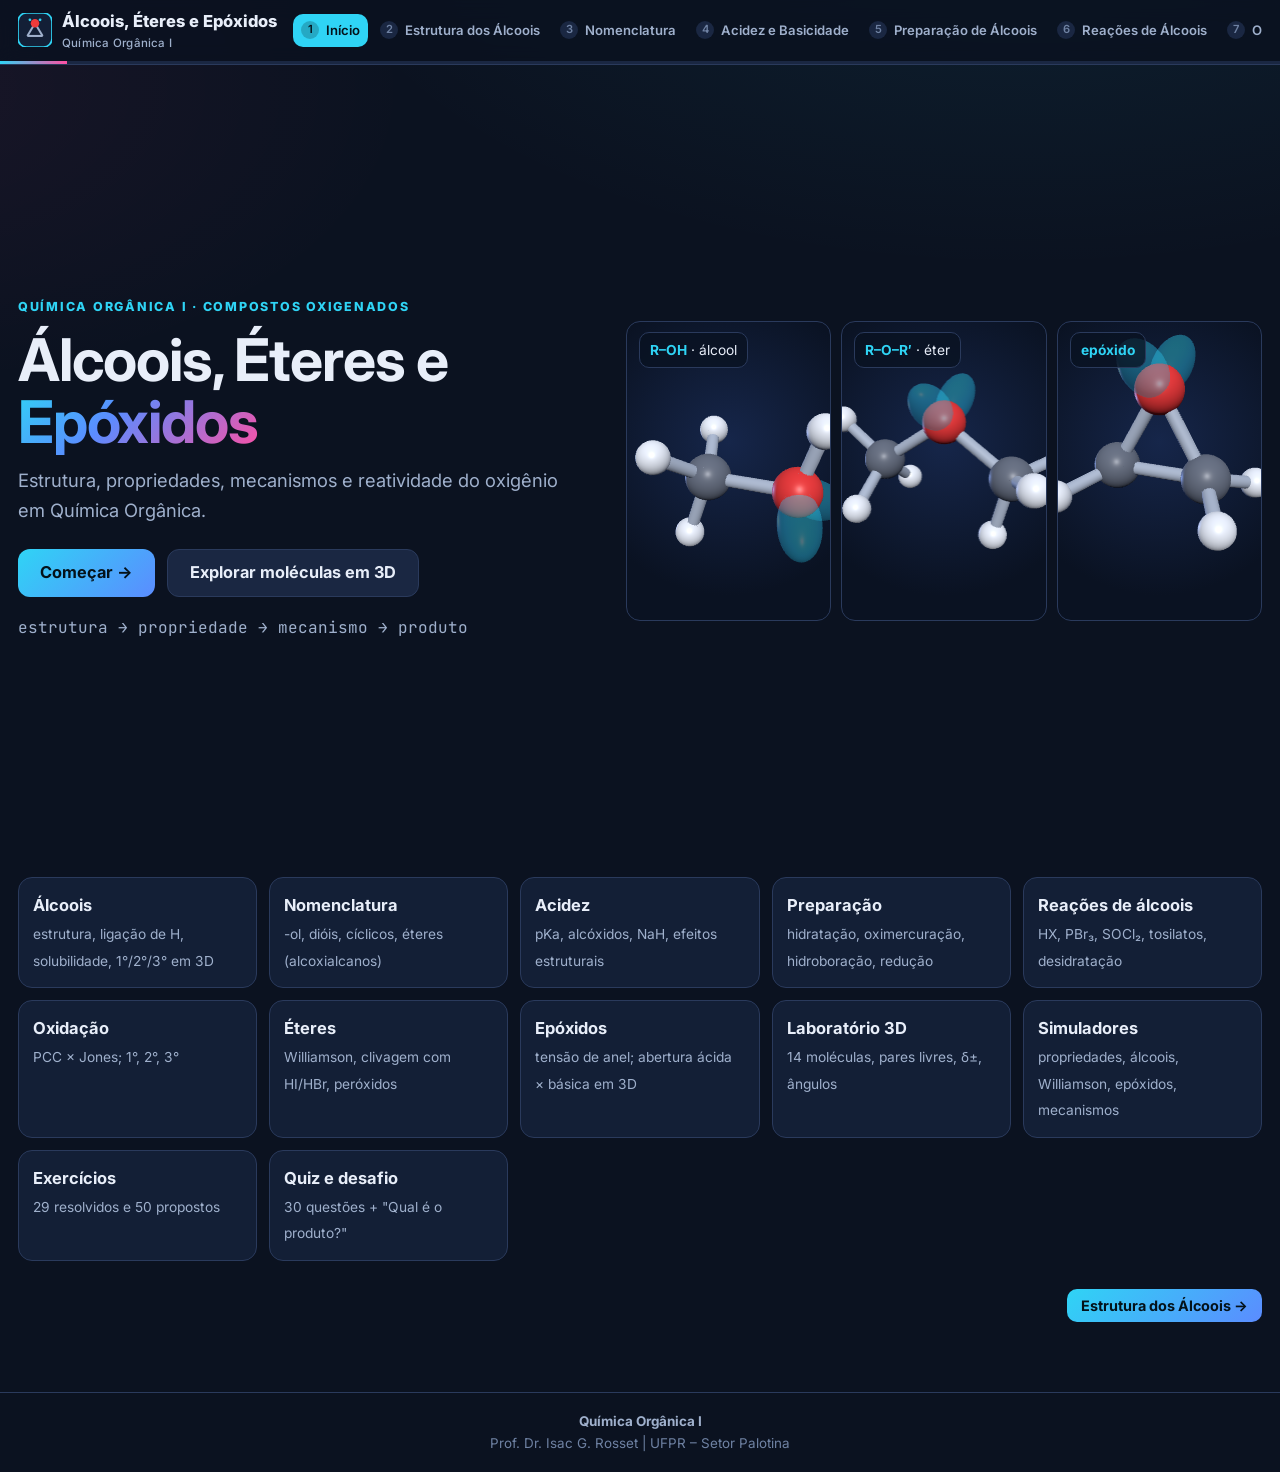
<file: alcoois-eteres-epoxidos/index.html>
<!doctype html>
<html lang="pt-BR">
<head>
  <meta charset="utf-8">
  <meta name="viewport" content="width=device-width, initial-scale=1">
  <title>Álcoois, Éteres e Epóxidos · Química Orgânica I</title>
  <meta name="description" content="Plataforma interativa de Química Orgânica I sobre álcoois, éteres e epóxidos: estrutura, propriedades, acidez, preparação, reações, oxidação, síntese de Williamson, abertura de epóxidos, modelos 3D, simuladores, exercícios e quiz.">
  <meta name="theme-color" content="#0b1220">
  <link rel="icon" href="favicon.svg" type="image/svg+xml">
  <link rel="preconnect" href="https://fonts.googleapis.com">
  <link rel="preconnect" href="https://fonts.gstatic.com" crossorigin>
  <link href="https://fonts.googleapis.com/css2?family=Inter:wght@400;500;600;700;800;900&family=JetBrains+Mono:wght@500;700&display=swap" rel="stylesheet">
  <link rel="stylesheet" href="css/style.css">
  <script type="importmap">{ "imports": { "three": "./vendor/three.module.min.js" } }</script>
</head>
<body>
<a class="skip" href="#main">Pular para o conteúdo</a>

<header class="topbar">
  <div class="topbar-inner">
    <a class="brand" href="#inicio" aria-label="Início">
      <svg class="logo" viewBox="0 0 40 40" aria-hidden="true"><rect width="40" height="40" rx="10" fill="#131f36" stroke="#2fd4f5" stroke-width="2"/><line x1="11" y1="27" x2="29" y2="27" stroke="#9fb0cc" stroke-width="2.4"/><line x1="11" y1="27" x2="20" y2="12" stroke="#9fb0cc" stroke-width="2.4"/><line x1="29" y1="27" x2="20" y2="12" stroke="#9fb0cc" stroke-width="2.4"/><circle cx="20" cy="12" r="5" fill="#ef3b3b"/><circle cx="14" cy="8" r="1.6" fill="#2fd4f5"/><circle cx="26" cy="8" r="1.6" fill="#2fd4f5"/></svg>
      <span>Álcoois, Éteres e Epóxidos<small>Química Orgânica I</small></span>
    </a>
    <nav class="mainnav" aria-label="Módulos">
      <ol>
        <li><a href="#inicio">Início</a></li>
        <li><a href="#estrutura-alcoois">Estrutura dos Álcoois</a></li>
        <li><a href="#nomenclatura">Nomenclatura</a></li>
        <li><a href="#acidez">Acidez e Basicidade</a></li>
        <li><a href="#preparacao">Preparação de Álcoois</a></li>
        <li><a href="#reacoes-alcoois">Reações de Álcoois</a></li>
        <li><a href="#oxidacao">Oxidação</a></li>
        <li><a href="#estrutura-eteres">Éteres</a></li>
        <li><a href="#sintese-eteres">Síntese de Éteres</a></li>
        <li><a href="#reacoes-eteres">Reações de Éteres</a></li>
        <li><a href="#epoxidos">Epóxidos</a></li>
        <li><a href="#abertura">Abertura de Epóxidos</a></li>
        <li><a href="#comparacao">Álcoois × Éteres × Epóxidos</a></li>
        <li><a href="#laboratorio">Laboratório 3D</a></li>
        <li><a href="#simulador">Simulador</a></li>
        <li><a href="#resolvidos">Resolvidos</a></li>
        <li><a href="#propostos">Propostos</a></li>
        <li><a href="#quiz">Quiz Final</a></li>
        <li><a href="#mapa">Mapa Conceitual</a></li>
      </ol>
    </nav>
  </div>
  <div class="progress-top" aria-hidden="true"><span id="progress"></span></div>
</header>

<main id="main" tabindex="-1">

<!-- ===================================================== 1 INÍCIO -->
<section class="section" id="inicio" data-title="Início">
  <div class="hero">
    <div>
      <span class="kicker">Química Orgânica I · compostos oxigenados</span>
      <h1>Álcoois, Éteres e <span class="g">Epóxidos</span></h1>
      <p class="sub">Estrutura, propriedades, mecanismos e reatividade do oxigênio em Química Orgânica.</p>
      <div class="cta"><a class="btn primary lg" href="#estrutura-alcoois">Começar →</a><a class="btn lg" href="#laboratorio">Explorar moléculas em 3D</a></div>
      <p class="eq">estrutura → propriedade → mecanismo → produto</p>
    </div>
    <div data-w="hero" data-3d class="grid3" style="gap:10px"></div>
  </div>
  <div class="modules">
    <a href="#estrutura-alcoois"><b>Álcoois</b><span>estrutura, ligação de H, solubilidade, 1°/2°/3° em 3D</span></a>
    <a href="#nomenclatura"><b>Nomenclatura</b><span>-ol, dióis, cíclicos, éteres (alcoxialcanos)</span></a>
    <a href="#acidez"><b>Acidez</b><span>pKa, alcóxidos, NaH, efeitos estruturais</span></a>
    <a href="#preparacao"><b>Preparação</b><span>hidratação, oximercuração, hidroboração, redução</span></a>
    <a href="#reacoes-alcoois"><b>Reações de álcoois</b><span>HX, PBr₃, SOCl₂, tosilatos, desidratação</span></a>
    <a href="#oxidacao"><b>Oxidação</b><span>PCC × Jones; 1°, 2°, 3°</span></a>
    <a href="#sintese-eteres"><b>Éteres</b><span>Williamson, clivagem com HI/HBr, peróxidos</span></a>
    <a href="#abertura"><b>Epóxidos</b><span>tensão de anel; abertura ácida × básica em 3D</span></a>
    <a href="#laboratorio"><b>Laboratório 3D</b><span>14 moléculas, pares livres, δ±, ângulos</span></a>
    <a href="#simulador"><b>Simuladores</b><span>propriedades, álcoois, Williamson, epóxidos, mecanismos</span></a>
    <a href="#resolvidos"><b>Exercícios</b><span>29 resolvidos e 50 propostos</span></a>
    <a href="#quiz"><b>Quiz e desafio</b><span>30 questões + "Qual é o produto?"</span></a>
  </div>
</section>

<!-- ===================================================== 2 ESTRUTURA E PROPRIEDADES DOS ÁLCOOIS -->
<section class="section" id="estrutura-alcoois" data-title="Estrutura dos Álcoois">
  <div class="section-head"><div><span class="kicker">Módulo 2</span><h2>Estrutura e propriedades dos álcoois</h2><p class="lead">Álcoois têm um grupo hidroxila (–OH) ligado a um carbono sp³: <b>R–OH</b>.</p></div></div>
  <nav class="subnav"><a href="#est-estrutura">Estrutura</a><a href="#est-modelos">Modelos 3D</a><a href="#est-hbond">Ligação de H</a><a href="#est-sol">Solubilidade</a><a href="#est-class">1° · 2° · 3°</a></nav>
  <div class="block" id="est-estrutura">
    <div class="formula"><span class="big">R–<span style="color:var(--cyan)">Ö</span>–H</span> &nbsp; O sp³ · 2 ligações σ + 2 pares livres</div>
    <div class="grid3">
      <div class="defbox"><b>Oxigênio sp³</b>quatro domínios eletrônicos: duas ligações (C–O, O–H) e dois pares livres. Geometria angular; C–O–H ≈ 108,5°.</div>
      <div class="defbox o"><b>Polarização</b>O é mais eletronegativo: C<sup>δ+</sup>–O<sup>δ−</sup> e O<sup>δ−</sup>–H<sup>δ+</sup>. O carbono ligado ao O é levemente eletrofílico; o H do OH é levemente ácido.</div>
      <div class="defbox m"><b>Pares livres</b>tornam o O <b>básico</b> (aceita H⁺) e <b>nucleofílico</b>, e permitem que ele <b>aceite</b> ligações de hidrogênio.</div>
    </div>
    <div class="figs" data-fig="alcohols"></div>
    <div class="note key"><b class="t">Conceito-chave</b>O grupo OH reúne três "personalidades": doa H⁺ (ácido fraco), aceita H⁺ pelos pares livres (base fraca) e forma ligações de hidrogênio. Quase todas as propriedades e reações dos álcoois vêm daí.</div>
  </div>
  <div class="block" id="est-modelos">
    <h3 class="block-title">Metanol, etanol, propan-2-ol e terc-butanol <span class="tag">3D</span></h3>
    <div data-w="alcohols3d" data-3d></div>
  </div>
  <div class="block" id="est-hbond">
    <h3 class="block-title">Ligações de hidrogênio: etanol × éter dimetílico × propano <span class="tag">3D animado</span></h3>
    <div data-w="hbond" data-3d></div>
    <div class="grid3">
      <div class="defbox"><b>Álcool</b>doador <b>e</b> aceptor de ligação de H.</div>
      <div class="defbox o"><b>Éter</b>apenas aceptor (não há H ligado ao O).</div>
      <div class="defbox m"><b>Alcano</b>nenhuma ligação de H.</div>
    </div>
    <h4>Pontos de ebulição comparados</h4>
    <div data-w="bp"></div>
    <div class="note think"><b class="t">Pense nisso</b>Por que o etilenoglicol (dois OH) ferve a 197 °C e é usado como anticongelante?</div>
  </div>
  <div class="block" id="est-sol">
    <h3 class="block-title">Solubilidade em água × tamanho da cadeia <span class="tag">animação</span></h3>
    <div data-w="solub"></div>
    <div class="note care"><b class="t">Cuidado</b>"Semelhante dissolve semelhante" é uma heurística. Um álcool tem uma parte polar (OH) e uma apolar (cadeia): o resultado depende do equilíbrio entre as duas.</div>
    <div data-w="solOrder"></div>
  </div>
  <div class="block" id="est-class">
    <h3 class="block-title">Álcoois 1°, 2° e 3° <span class="tag">clique no 3D</span></h3>
    <p>A classe depende do número de <b>carbonos ligados ao carbono que carrega o OH</b> (carbono carbinólico): 1 → primário, 2 → secundário, 3 → terciário.</p>
    <div data-w="classify3d" data-3d></div>
    <div class="note quick" data-q="O butan-2-ol é um álcool:" data-o="1°;2°;3°" data-a="1" data-e="O C do OH está ligado a dois carbonos (CH₃ e CH₂CH₃)."></div>
  </div>
</section>

<!-- ===================================================== 3 NOMENCLATURA -->
<section class="section" id="nomenclatura" data-title="Nomenclatura">
  <div class="section-head"><div><span class="kicker">Módulo 3</span><h2>Nomenclatura dos álcoois</h2><p class="lead">Sufixo <b>-ol</b>; o grupo OH define a cadeia principal e a numeração.</p></div></div>
  <div class="block">
    <ol>
      <li><b>Cadeia principal</b>: a mais longa que contém o carbono ligado ao OH.</li>
      <li><b>Numeração</b>: a partir da extremidade que dá o <b>menor localizador ao OH</b> (antes dos substituintes, das duplas etc.).</li>
      <li><b>Nome</b>: substituintes em ordem alfabética + prefixo da cadeia + localizador + <b>-ol</b> (ex.: 4-metilpentan-2-ol).</li>
      <li><b>Dióis e trióis</b>: mantém-se o "o" do alcano: butano-1,3-diol, propano-1,2,3-triol.</li>
      <li><b>Cíclicos</b>: o carbono do OH é o C1 (ciclo-hexanol; 2-metilciclo-hexan-1-ol).</li>
    </ol>
    <div class="figs" data-fig="nomEx"></div>
    <div class="note err"><b class="t">Erro comum</b>Numerar para dar o menor número ao substituinte alquila. O OH (grupo funcional principal) tem prioridade: 4-metilpentan-2-ol, e não 2-metilpentan-4-ol.</div>
  </div>
  <div class="block">
    <h3 class="block-title">Treino: cadeia → numeração → nome <span class="tag">interativo</span></h3>
    <div data-w="nomAlc"></div>
  </div>
  <div class="block">
    <h3 class="block-title">Exercícios rápidos</h3>
    <div data-w="nomQuiz"></div>
  </div>
</section>

<!-- ===================================================== 4 ACIDEZ -->
<section class="section" id="acidez" data-title="Acidez e Basicidade">
  <div class="section-head"><div><span class="kicker">Módulo 4</span><h2>Acidez e basicidade de álcoois</h2><p class="lead">O mesmo O–H pode perder H⁺ (ácido fraco) ou ganhar H⁺ nos pares livres (base fraca).</p></div></div>
  <nav class="subnav"><a href="#ac-eq">Equilíbrio</a><a href="#ac-pka">Comparação</a><a href="#ac-fatores">Fatores</a><a href="#ac-alcox">Alcóxidos</a></nav>
  <div class="block" id="ac-eq">
    <div class="formula">R–O–H &nbsp;⇌&nbsp; R–O⁻ + H⁺ &nbsp;&nbsp;(pKa ≈ 16–18)</div>
    <div class="formula">R–O–H + H⁺ &nbsp;⇌&nbsp; R–OH₂⁺ &nbsp;&nbsp;(álcool protonado; só com ácidos fortes)</div>
    <div class="note key"><b class="t">Conceito-chave</b>O pKa é um apoio para comparar, não o objetivo. O que importa é: <b>quanto mais estável a base conjugada (RO⁻), mais ácido o álcool</b>.</div>
  </div>
  <div class="block" id="ac-pka">
    <h3 class="block-title">Escada de acidez e escolha da base <span class="tag">interativo</span></h3>
    <div data-w="pka"></div>
  </div>
  <div class="block" id="ac-fatores">
    <h3 class="block-title">O que estabiliza a base conjugada?</h3>
    <div class="grid3">
      <div class="defbox"><b>Eletronegatividade</b>a carga em O (mais eletronegativo) é mais estável que em N ou C: álcool (16) ≫ amina (38) ≫ alcano (≈ 50).</div>
      <div class="defbox o"><b>Efeito indutivo</b>grupos retiradores próximos (F, Cl) estabilizam RO⁻: CF₃CH₂OH (pKa 12,4) é mais ácido que o etanol.</div>
      <div class="defbox m"><b>Ressonância</b>deslocaliza a carga: fenóxido (pKa 10) e carboxilato (pKa ≈ 4,8) são muito mais estáveis que o etóxido.</div>
      <div class="defbox"><b>Solvatação</b>alcóxidos pequenos são melhor solvatados: metanol &gt; etanol &gt; terc-butanol em água.</div>
      <div class="defbox o"><b>Base conjugada</b>RO⁻ é uma base forte (pKa do ácido conjugado ≈ 16): útil em E2 e como nucleófilo em SN2.</div>
      <div class="defbox m"><b>Basicidade do O</b>o álcool é base fraca: só ácidos fortes (H₂SO₄, HBr) o protonam. Isso <b>ativa</b> o OH.</div>
    </div>
  </div>
  <div class="block" id="ac-alcox">
    <h3 class="block-title">Formação de alcóxidos: NaH, Na, K <span class="tag">3D animado</span></h3>
    <div data-w="alkoxide3d" data-3d></div>
    <div class="grid2">
      <div class="defbox"><b>NaH</b>ROH + NaH → RO⁻Na⁺ + H₂↑ (ácido–base; irreversível).</div>
      <div class="defbox o"><b>Na ou K metálico</b>2 ROH + 2 Na → 2 RO⁻Na⁺ + H₂↑ (redox).</div>
    </div>
    <div class="note care"><b class="t">Cuidado</b>NaOH não converte completamente o etanol em etóxido: o pKa da água (15,7) é quase igual ao do etanol (16). Forma-se um equilíbrio.</div>
    <div class="note quick" data-q="Alcóxidos são:" data-o="ácidos fracos;bases fortes e bons nucleófilos;grupos abandonadores excelentes" data-a="1" data-e="RO⁻ é a base conjugada de um ácido fraco: base forte, nucleófilo (Williamson) e base em E2."></div>
  </div>
</section>

<!-- ===================================================== 5 PREPARAÇÃO -->
<section class="section" id="preparacao" data-title="Preparação de Álcoois">
  <div class="section-head"><div><span class="kicker">Módulo 5</span><h2>Preparação de álcoois</h2><p class="lead">A partir de alcenos (adição de água) e por redução de compostos carbonílicos.</p></div></div>
  <div class="block">
    <h3 class="block-title">A partir de alcenos: três métodos lado a lado</h3>
    <div class="figs" data-fig="hydration"></div>
    <div data-w="hydrTable"></div>
    <div class="note key"><b class="t">Conceito-chave</b>Escolha o método pela <b>regioquímica</b> desejada (Markovnikov × anti-Markovnikov) e pelo <b>risco de rearranjo</b> (carbocátion livre só na hidratação ácida).</div>
  </div>
  <div class="block">
    <h3 class="block-title">Rearranjo: hidratação ácida × oximercuração</h3>
    <div class="figs" data-fig="rearrHyd"></div>
  </div>
  <div class="block">
    <h3 class="block-title">Por redução de aldeídos e cetonas <span class="tag">introdutório</span></h3>
    <div class="figs" data-fig="reduction"></div>
    <p>NaBH₄ e LiAlH₄ funcionam como fontes de <b>hidreto (H⁻)</b>, que ataca o carbono da C=O; a protonação do alcóxido dá o álcool. Aldeído → 1°; cetona → 2°. (Os mecanismos detalhados são estudados com compostos carbonílicos.)</p>
    <div class="note care"><b class="t">Cuidado</b>LiAlH₄ reage violentamente com água e álcoois: usa-se em éter anidro e só depois se adiciona H₃O⁺. NaBH₄ é mais brando e pode ser usado em metanol.</div>
  </div>
</section>

<!-- ===================================================== 6 REAÇÕES DE ÁLCOOIS -->
<section class="section" id="reacoes-alcoois" data-title="Reações de Álcoois">
  <div class="section-head"><div><span class="kicker">Módulo 6</span><h2>Reações de álcoois</h2><p class="lead">Substituição e eliminação exigem transformar o OH em um bom grupo abandonador.</p></div></div>
  <nav class="subnav"><a href="#rea-key">O problema do OH</a><a href="#rea-prot">Protonação</a><a href="#rea-hx">HX</a><a href="#rea-socl2">SOCl₂</a><a href="#rea-pbr3">PBr₃</a><a href="#rea-ts">Tosilatos</a><a href="#rea-desid">Desidratação</a><a href="#rea-tab">Resumo</a></nav>
  <div class="block" id="rea-key">
    <div class="note key"><b class="t">Conceito-chave</b>OH⁻ geralmente é um grupo abandonador ruim porque é uma base forte. Por isso, o grupo OH precisa ser <b>ativado</b>: protonado (→ H₂O), convertido em éster inorgânico (PBr₃, SOCl₂) ou em sulfonato (TsCl, MsCl).</div>
    <div class="grid3">
      <div class="defbox"><b>H⁺ (HX, H₂SO₄)</b>ROH → ROH₂⁺: sai H₂O.</div>
      <div class="defbox o"><b>PBr₃, SOCl₂</b>O–P ou O–S: o O vira parte de um bom grupo abandonador; o haleto ataca o C.</div>
      <div class="defbox m"><b>TsCl, MsCl</b>R–OTs: ótimo grupo abandonador; a C–O não é tocada.</div>
    </div>
  </div>
  <div class="block" id="rea-prot">
    <h3 class="block-title">Protonação e substituição (álcool 1° + HBr) <span class="tag">animação</span></h3>
    <div data-w="protPlayer"></div>
  </div>
  <div class="block" id="rea-hx">
    <h3 class="block-title">Conversão em haletos com HCl, HBr, HI</h3>
    <div class="grid3">
      <div class="defbox"><b>1°</b>SN2 sobre o álcool protonado (não há carbocátion primário livre).</div>
      <div class="defbox o"><b>2°</b>caso intermediário: SN1 e SN2 podem competir; rearranjos possíveis.</div>
      <div class="defbox m"><b>3°</b>SN1: carbocátion terciário (rápido).</div>
    </div>
    <h4>Álcool 3° + HBr (SN1) <span class="tag">animação</span></h4>
    <div data-w="sn1Player"></div>
    <div data-w="energyHX"></div>
    <div class="note err"><b class="t">Erro comum</b>Desenhar a saída de OH⁻ "nua". Em meio ácido, o OH é protonado primeiro; quem sai é a H₂O.</div>
    <div class="note quick" data-q="Qual reage mais rápido com HCl/ZnCl₂ (teste de Lucas)?" data-o="butan-1-ol;butan-2-ol;2-metilpropan-2-ol" data-a="2" data-e="Álcool 3° → carbocátion 3° (SN1): turvação imediata."></div>
  </div>
  <div class="block" id="rea-socl2">
    <h3 class="block-title">Cloreto de tionila (SOCl₂)</h3>
    <div data-w="socl2Player"></div>
    <p>ROH + SOCl₂ → RCl + SO₂(g) + HCl. Os subprodutos gasosos deslocam o equilíbrio e facilitam a purificação. Usado com álcoois 1° e 2°, geralmente com piridina.</p>
    <div class="note care"><b class="t">Cuidado</b>A estereoquímica com SOCl₂ <b>depende das condições</b>: com piridina, o Cl⁻ livre faz SN2 (inversão); sem base, pode haver retenção. Não generalize.</div>
  </div>
  <div class="block" id="rea-pbr3">
    <h3 class="block-title">Tribrometo de fósforo (PBr₃) <span class="tag">inversão</span></h3>
    <div data-w="pbr3Player"></div>
    <p>Funciona com álcoois <b>1° e 2°</b>: o O ataca o P (ativação), e o Br⁻ faz <b>SN2</b> no carbono → inversão, sem carbocátion e sem rearranjo. Com álcoois 3° a SN2 é bloqueada: use HBr.</p>
  </div>
  <div class="block" id="rea-ts">
    <h3 class="block-title">Tosilatos e mesilatos</h3>
    <div data-w="tsPlayer"></div>
    <div class="grid2">
      <div class="defbox"><b>Ativação sem tocar o carbono</b>ROH + TsCl (piridina) → ROTs. A ligação C–O é mantida: <b>retenção</b>.</div>
      <div class="defbox o"><b>Depois: SN2 ou E2</b>TsO⁻ é base muito fraca (ressonância) → excelente grupo abandonador. Com nucleófilo: SN2 (inversão). Com base forte/volumosa: E2.</div>
    </div>
    <div class="note think"><b class="t">Pense nisso</b>(R)-butan-2-ol → (1) TsCl (2) NaBr dá qual enantiômero do 2-bromobutano? E com PBr₃ diretamente?</div>
  </div>
  <div class="block" id="rea-desid">
    <h3 class="block-title">Desidratação com H₂SO₄/Δ: E1 com rearranjo <span class="tag">animação</span></h3>
    <div data-w="dehydPlayer"></div>
    <div data-w="energyE1"></div>
    <div class="grid3">
      <div class="defbox"><b>Facilidade</b>3° &gt; 2° &gt; 1° (estabilidade do carbocátion).</div>
      <div class="defbox o"><b>Zaitsev</b>predomina o alceno mais substituído (mais estável).</div>
      <div class="defbox m"><b>Temperatura</b>alta favorece a eliminação; a reação é reversível (hidratação).</div>
    </div>
    <div class="note err"><b class="t">Erro comum</b>Desenhar um carbocátion primário livre na desidratação de álcoois 1°. Ele não se forma: a saída da água é assistida pela remoção do H<sub>β</sub>, e o alceno pode isomerizar depois.</div>
  </div>
  <div class="block" id="rea-tab">
    <h3 class="block-title">Resumo dos reagentes</h3>
    <div data-w="reagTable"></div>
  </div>
</section>

<!-- ===================================================== 7 OXIDAÇÃO -->
<section class="section" id="oxidacao" data-title="Oxidação">
  <div class="section-head"><div><span class="kicker">Módulo 7</span><h2>Oxidação de álcoois</h2><p class="lead">O carbono carbinólico perde H e ganha ligação com O.</p></div></div>
  <div class="block">
    <div class="grid3">
      <div class="flowsteps"><div class="fs"><b>álcool 1°</b></div><span class="ar">↓ [O]</span><div class="fs"><b>aldeído</b></div><span class="ar">↓ [O] (em água)</span><div class="fs"><b>ácido carboxílico</b></div></div>
      <div class="flowsteps"><div class="fs"><b>álcool 2°</b></div><span class="ar">↓ [O]</span><div class="fs"><b>cetona</b></div><span class="ar">✕</span><div class="fs" style="opacity:.6">(não oxida mais)</div></div>
      <div class="flowsteps"><div class="fs"><b>álcool 3°</b></div><span class="ar">✕</span><div class="fs" style="opacity:.6">sem oxidação simples<br><small>(não há H no C do OH)</small></div></div>
    </div>
  </div>
  <div class="block">
    <h3 class="block-title">PCC × Jones <span class="tag">interativo</span></h3>
    <div data-w="oxid"></div>
    <div class="grid2">
      <div class="defbox"><b>PCC</b> (clorocromato de piridínio, CH₂Cl₂, anidro) — mais brando: 1° → aldeído; 2° → cetona.</div>
      <div class="defbox o"><b>Jones</b> (CrO₃, H₂SO₄, H₂O, acetona) — forte, aquoso: 1° → ácido carboxílico; 2° → cetona.</div>
    </div>
    <div class="note key"><b class="t">Conceito-chave · outros oxidantes</b>Hoje se preferem oxidantes sem cromo para parar no aldeído: <b>periodinano de Dess–Martin</b> (DMP) e a <b>oxidação de Swern</b> (DMSO, (COCl)₂, Et₃N, −78 °C). Mesmo resultado que o PCC: 1° → aldeído, 2° → cetona.</div>
    <div class="note care"><b class="t">Cuidado · contexto</b>A mudança de cor do Cr(VI) (laranja) para Cr(III) (verde) foi a base dos antigos bafômetros químicos. Compostos de Cr(VI) são tóxicos e carcinogênicos: por isso o uso tem diminuído.</div>
    <div class="note quick" data-q="Ciclo-hexanol + reagente de Jones dá:" data-o="ciclo-hexanona;ácido ciclo-hexanocarboxílico;ciclo-hexeno" data-a="0" data-e="Álcool 2° → cetona."></div>
  </div>
</section>

<!-- ===================================================== 8 ÉTERES -->
<section class="section" id="estrutura-eteres" data-title="Éteres">
  <div class="section-head"><div><span class="kicker">Módulo 8</span><h2>Estrutura e propriedades dos éteres</h2><p class="lead">Éteres têm um oxigênio ligado a dois carbonos: <b>R–O–R′</b>.</p></div></div>
  <div class="block">
    <h3 class="block-title">Éter dimetílico, éter dietílico, THF e anisol <span class="tag">3D</span></h3>
    <div data-w="ethers3d" data-3d></div>
  </div>
  <div class="block">
    <h3 class="block-title">Éteres × álcoois</h3>
    <div class="grid3">
      <div class="defbox"><b>Só aceptor</b>o O tem pares livres, mas nenhum H: éteres não doam ligações de H.</div>
      <div class="defbox o"><b>P.E. baixo</b>etanol 78 °C × éter dimetílico −24 °C (mesma fórmula C₂H₆O).</div>
      <div class="defbox m"><b>Bons solventes</b>pouco reativos, dissolvem compostos orgânicos e solvatam cátions (Et₂O e THF em reações de Grignard).</div>
    </div>
    <h4>Solubilidade: a água faz ligação de H com o O do éter <span class="tag">3D</span></h4>
    <div data-w="etherWater" data-3d></div>
  </div>
  <div class="block">
    <h3 class="block-title">Nomenclatura: alcoxialcanos</h3>
    <p>O grupo menor + O vira um substituinte <b>alcóxi</b> (CH₃O– metoxi, CH₃CH₂O– etoxi); a cadeia maior (ou o anel) é a estrutura principal: metoxietano, 2-metoxipropano, etoxibenzeno. Nomes usuais: listar os grupos + "éter" (etil metil éter; <b>éter dietílico</b>).</p>
    <div data-w="nomEth"></div>
  </div>
</section>

<!-- ===================================================== 9 SÍNTESE DE ÉTERES -->
<section class="section" id="sintese-eteres" data-title="Síntese de Éteres">
  <div class="section-head"><div><span class="kicker">Módulo 9</span><h2>Síntese de éteres</h2><p class="lead">Síntese de Williamson: alcóxido + haleto de alquila, por SN2.</p></div></div>
  <div class="block">
    <div class="formula">R–O⁻ Na⁺ + R′–X &nbsp;⟶&nbsp; R–O–R′ + Na⁺X⁻ &nbsp;&nbsp;(SN2)</div>
    <div data-w="willPlayer"></div>
    <div class="grid3">
      <div class="defbox"><b>Funciona bem</b>R′–X metílico ou primário (e benzílico/alílico).</div>
      <div class="defbox o"><b>2°</b>a E2 compete fortemente: rendimentos baixos.</div>
      <div class="defbox m"><b>3° e arila</b>3°: E2 (alceno). Arila: não há SN2 no C sp² do anel.</div>
    </div>
    <div class="note err"><b class="t">Erro comum</b>A síntese de Williamson não é adequada para realizar SN2 em um carbono terciário. O lado ramificado do éter deve vir do <b>alcóxido</b>.</div>
  </div>
  <div class="block">
    <h3 class="block-title">Qual lado do éter deve ser usado como haleto? <span class="tag">exercício</span></h3>
    <div data-w="willSide"></div>
  </div>
  <div class="block">
    <h3 class="block-title">Alcoximercuração-desmercuração <span class="tag">secundário</span></h3>
    <div class="figs" data-fig="alkoxy"></div>
  </div>
</section>

<!-- ===================================================== 10 REAÇÕES DE ÉTERES -->
<section class="section" id="reacoes-eteres" data-title="Reações de Éteres">
  <div class="section-head"><div><span class="kicker">Módulo 10</span><h2>Reações de éteres</h2><p class="lead">Éteres são pouco reativos; a reação típica é a clivagem com HI ou HBr concentrados.</p></div></div>
  <div class="block">
    <h3 class="block-title">Clivagem ácida: protonação e depois SN2 (ou SN1) <span class="tag">animação</span></h3>
    <div data-w="cleavPlayer"></div>
    <div class="figs" data-fig="cleavCases"></div>
    <div class="grid2">
      <div class="defbox"><b>Metila / 1°</b>X⁻ ataca o carbono menos impedido (SN2).</div>
      <div class="defbox o"><b>3°</b>forma-se o carbocátion terciário (SN1/E1).</div>
      <div class="defbox m"><b>Arila</b>C(sp²)–O não sofre SN2: produto é o fenol, nunca o haleto de arila.</div>
      <div class="defbox"><b>Excesso de HX</b>o álcool formado também vira haleto.</div>
    </div>
  </div>
  <div class="block">
    <div class="note care"><b class="t">Cuidado · peróxidos</b>Éter dietílico, THF e outros éteres reagem lentamente com O₂ (luz, tempo de armazenamento) formando <b>hidroperóxidos e peróxidos</b>, que podem explodir quando concentrados. Por isso frascos são datados, mantidos fechados e longe da luz, e éteres antigos nunca devem ser evaporados até a secura. Siga sempre as normas de segurança do seu laboratório.</div>
  </div>
</section>

<!-- ===================================================== 11 EPÓXIDOS -->
<section class="section" id="epoxidos" data-title="Epóxidos">
  <div class="section-head"><div><span class="kicker">Módulo 11</span><h2>Epóxidos (oxiranos)</h2><p class="lead">Éteres cíclicos de três membros: muito mais reativos que os éteres comuns.</p></div></div>
  <nav class="subnav"><a href="#epox-intro">Estrutura</a><a href="#epox-tensao">Tensão de anel</a><a href="#epox-prep">Preparação</a></nav>
  <div class="block" id="epox-intro">
    <div class="figs" data-fig="epoxIntro"></div>
    <div data-w="epox3d" data-3d></div>
  </div>
  <div class="block" id="epox-tensao">
    <h3 class="block-title">Tensão de anel: éter acíclico × THF × epóxido <span class="tag">3D</span></h3>
    <div data-w="strain3d" data-3d></div>
    <div class="note key"><b class="t">Conceito-chave</b>No epóxido os ângulos internos ficam perto de 60°, muito abaixo dos ≈ 109,5° de um O/C sp³. A sobreposição ruim dos orbitais gera ≈ 115 kJ/mol de tensão, liberada quando o anel se abre: é por isso que epóxidos reagem com nucleófilos que não atacam éteres comuns.</div>
  </div>
  <div class="block" id="epox-prep">
    <h3 class="block-title">Preparação 1: perácido (mCPBA) <span class="tag">3D</span></h3>
    <div class="figs" data-fig="mcpbaScheme"></div>
    <div data-w="mcpba3d" data-3d></div>
    <h3 class="block-title">Preparação 2: haloidrina + base <span class="tag">animação</span></h3>
    <div data-w="halohPlayer"></div>
    <div class="note think"><b class="t">Pense nisso</b>Na haloidrina, o O⁻ precisa atacar o carbono pelo lado oposto ao halogênio. Que conformação a molécula precisa adotar?</div>
  </div>
</section>

<!-- ===================================================== 12 ABERTURA -->
<section class="section" id="abertura" data-title="Abertura de Epóxidos">
  <div class="section-head"><div><span class="kicker">Módulo 12</span><h2>Abertura de epóxidos</h2><p class="lead">A tensão do anel é a "mola"; o meio (ácido ou básico) decide qual carbono é atacado.</p></div></div>
  <nav class="subnav"><a href="#ab-3d">3D lado a lado</a><a href="#ab-basica">Básica</a><a href="#ab-acida">Ácida</a><a href="#ab-tab">Comparação</a><a href="#ab-estereo">Estereoquímica</a><a href="#ab-nuc">Nucleófilos</a><a href="#ab-grig">Grignard</a></nav>
  <div class="block" id="ab-3d">
    <h3 class="block-title">Básica × ácida: animações lado a lado <span class="tag">3D</span></h3>
    <div data-w="open3d" data-3d></div>
    <div class="figs" data-fig="nucProducts"></div>
  </div>
  <div class="block" id="ab-basica">
    <h3 class="block-title">Abertura em meio básico (nucleófilo forte): SN2</h3>
    <div data-w="basicPlayer"></div>
    <div class="grid3"><div class="defbox"><b>Onde?</b>no carbono <b>menos substituído</b> (controle estérico).</div><div class="defbox o"><b>Como?</b>ataque pelo lado oposto ao O (backside).</div><div class="defbox m"><b>Resultado</b>inversão no C atacado; Nu e OH anti.</div></div>
  </div>
  <div class="block" id="ab-acida">
    <h3 class="block-title">Abertura em meio ácido (nucleófilo fraco)</h3>
    <div data-w="acidPlayer"></div>
    <div class="note err"><b class="t">Erro comum</b>A abertura de um epóxido em meio ácido não corresponde simplesmente à formação de um carbocátion livre. O nucleófilo ataca o epóxido <b>protonado</b> enquanto a ligação C–O ainda existe (ET com caráter catiônico parcial): por isso há <b>inversão</b> e não racemização.</div>
    <div data-w="energyOpen"></div>
  </div>
  <div class="block" id="ab-tab">
    <h3 class="block-title">Meio ácido × meio básico</h3>
    <div data-w="openTable"></div>
    <div class="note quick" data-q="2-metiloxirano + CH₃OH/H⁺: o OCH₃ entra no" data-o="CH₂ (C menos substituído);CH (C mais substituído);O do epóxido" data-a="1" data-e="Ácido: controle eletrônico (mais δ+ no C mais substituído)."></div>
  </div>
  <div class="block" id="ab-estereo">
    <h3 class="block-title">Estereoquímica: abertura anti <span class="tag">3D</span></h3>
    <div data-w="stereo3d" data-3d></div>
    <div class="figs" data-fig="stereoProd"></div>
  </div>
  <div class="block" id="ab-nuc">
    <h3 class="block-title">Nucleófilos que abrem epóxidos</h3>
    <div data-w="nucTable"></div>
    <div class="figs" data-fig="nucs"></div>
  </div>
  <div class="block" id="ab-grig">
    <h3 class="block-title">Ferramenta sintética: epóxido + Grignard → álcool com nova C–C</h3>
    <div data-w="grigPlayer"></div>
    <div class="note key"><b class="t">Conceito-chave</b>R–MgX + óxido de etileno, depois H₃O⁺ → <b>R–CH₂CH₂–OH</b>: um álcool primário com dois carbonos a mais. Com epóxidos substituídos, o ataque é no carbono menos impedido.</div>
  </div>
</section>

<!-- ===================================================== 13 COMPARAÇÃO -->
<section class="section" id="comparacao" data-title="Álcoois × Éteres × Epóxidos">
  <div class="section-head"><div><span class="kicker">Módulo 13</span><h2>Álcoois × Éteres × Epóxidos</h2></div></div>
  <div class="block"><div data-w="bigTable"></div></div>
</section>

<!-- ===================================================== 14 LABORATÓRIO -->
<section class="section" id="laboratorio" data-title="Laboratório 3D">
  <div class="section-head"><div><span class="kicker">Módulo 14</span><h2>Laboratório Molecular 3D</h2><p class="lead">Gire, aproxime, troque a representação, veja pares livres e cargas parciais, destaque o oxigênio, visualize ligações de hidrogênio, meça ângulos e compare a tensão de anel.</p></div></div>
  <div class="block"><div data-w="lab" data-3d></div></div>
</section>

<!-- ===================================================== 15 SIMULADOR -->
<section class="section" id="simulador" data-title="Simulador">
  <div class="section-head"><div><span class="kicker">Módulo 15</span><h2>Simulador de reações</h2></div></div>
  <nav class="subnav"><a href="#sim-prop">Propriedades</a><a href="#sim-alc">Álcoois</a><a href="#sim-will">Williamson</a><a href="#sim-epox">Epóxidos</a><a href="#sim-mec">Monte o mecanismo</a><a href="#sim-map">Mapas</a><a href="#sim-cmp">Comparação mecanística</a></nav>
  <div class="block" id="sim-prop"><h3 class="block-title">Comparador de propriedades <span class="tag">preveja primeiro</span></h3><div data-w="props"></div></div>
  <div class="block" id="sim-alc"><h3 class="block-title">Simulador de reações de álcoois</h3><div data-w="simAlc"></div></div>
  <div class="block" id="sim-will"><h3 class="block-title">Simulador de Williamson: SN2 ou E2?</h3><div data-w="simWill"></div></div>
  <div class="block" id="sim-epox"><h3 class="block-title">Simulador de abertura de epóxidos <span class="tag">3D</span></h3><div data-w="simEpox" data-3d></div></div>
  <div class="block" id="sim-mec"><h3 class="block-title">Monte o mecanismo <span class="tag">setas curvas</span></h3><p>Clique na <b>origem</b> dos elétrons (par livre ou ligação) e depois no <b>destino</b>. Em seguida escolha intermediário e produto.</p><div data-w="puzzles"></div></div>
  <div class="block" id="sim-map">
    <h3 class="block-title">Mapas de reações <span class="tag">clique nos produtos</span></h3>
    <h4>Álcool</h4><div data-w="mapAlc"></div>
    <h4>Éter</h4><div data-w="mapEth"></div>
    <h4>Epóxido</h4><div data-w="mapEpox"></div>
  </div>
  <div class="block" id="sim-cmp"><h3 class="block-title">Comparação mecanística lado a lado</h3><div data-w="mechCompare"></div>
    <div class="note key"><b class="t">Conceito-chave</b>Os quatro casos são variações do mesmo tema: um <b>nucleófilo</b> ataca um <b>carbono ligado a O</b>, e o O sai como parte de um grupo abandonador aceitável (H₂O, RO⁻ aliviando tensão, ROH). O que muda é <b>como o O foi ativado</b>.</div></div>
</section>

<!-- ===================================================== 16 RESOLVIDOS -->
<section class="section" id="resolvidos" data-title="Exercícios Resolvidos">
  <div class="section-head"><div><span class="kicker">Módulo 16</span><h2>Exercícios resolvidos</h2><p class="lead">29 exercícios em 8 níveis. Tente antes de abrir a dica e a resolução.</p></div></div>
  <div class="levels" data-w="levelChips"></div>
  <div data-w="solved"></div>
</section>

<!-- ===================================================== 17 PROPOSTOS -->
<section class="section" id="propostos" data-title="Exercícios Propostos">
  <div class="section-head"><div><span class="kicker">Módulo 17</span><h2>Exercícios propostos</h2><p class="lead">50 exercícios: previsão de produtos, escolha de reagentes, síntese, desconexão de éteres, setas curvas, associação, ordenação e "detecte o erro" — e dois desafios em 3D.</p></div><button class="btn sm" type="button" data-action="redo">↺ Refazer exercícios</button></div>
  <nav class="subnav"><a href="#prop-3d">Desafios 3D</a><a href="#prop-easy">Fáceis (15)</a><a href="#prop-mid">Intermediários (20)</a><a href="#prop-hard">Avançados (15)</a></nav>
  <h3 id="prop-3d">Desafios 3D: abertura de epóxidos</h3><div data-w="epoxEx3d" data-3d></div>
  <h3 id="prop-easy">Fáceis</h3><div data-w="propEasy"></div>
  <h3 id="prop-mid">Intermediários</h3><div data-w="propMid"></div>
  <h3 id="prop-hard">Avançados</h3><div data-w="propHard"></div>
</section>

<!-- ===================================================== 18 QUIZ -->
<section class="section" id="quiz" data-title="Quiz Final">
  <div class="section-head"><div><span class="kicker">Módulo 18</span><h2>Quiz final</h2><p class="lead">30 questões sorteadas de todos os temas.</p></div></div>
  <div class="block"><div data-w="quiz"></div></div>
  <div class="block" id="desafio"><h3 class="block-title">Modo desafio: Qual é o produto? <span class="tag">pontos + sequência + níveis</span></h3><div data-w="challenge"></div></div>
</section>

<!-- ===================================================== 19 MAPA -->
<section class="section" id="mapa" data-title="Mapa Conceitual">
  <div class="section-head"><div><span class="kicker">Módulo 19</span><h2>Mapa conceitual</h2><p class="lead">estrutura → propriedade → mecanismo → produto</p></div></div>
  <div class="block"><div data-w="cmap"></div></div>
</section>

<div class="pager" id="pager"></div>
</main>

<footer class="site">
  <b>Química Orgânica I</b><br>
  Prof. Dr. Isac G. Rosset | UFPR – Setor Palotina
</footer>

<script type="module" src="js/main.js"></script>
</body>
</html>
</file>
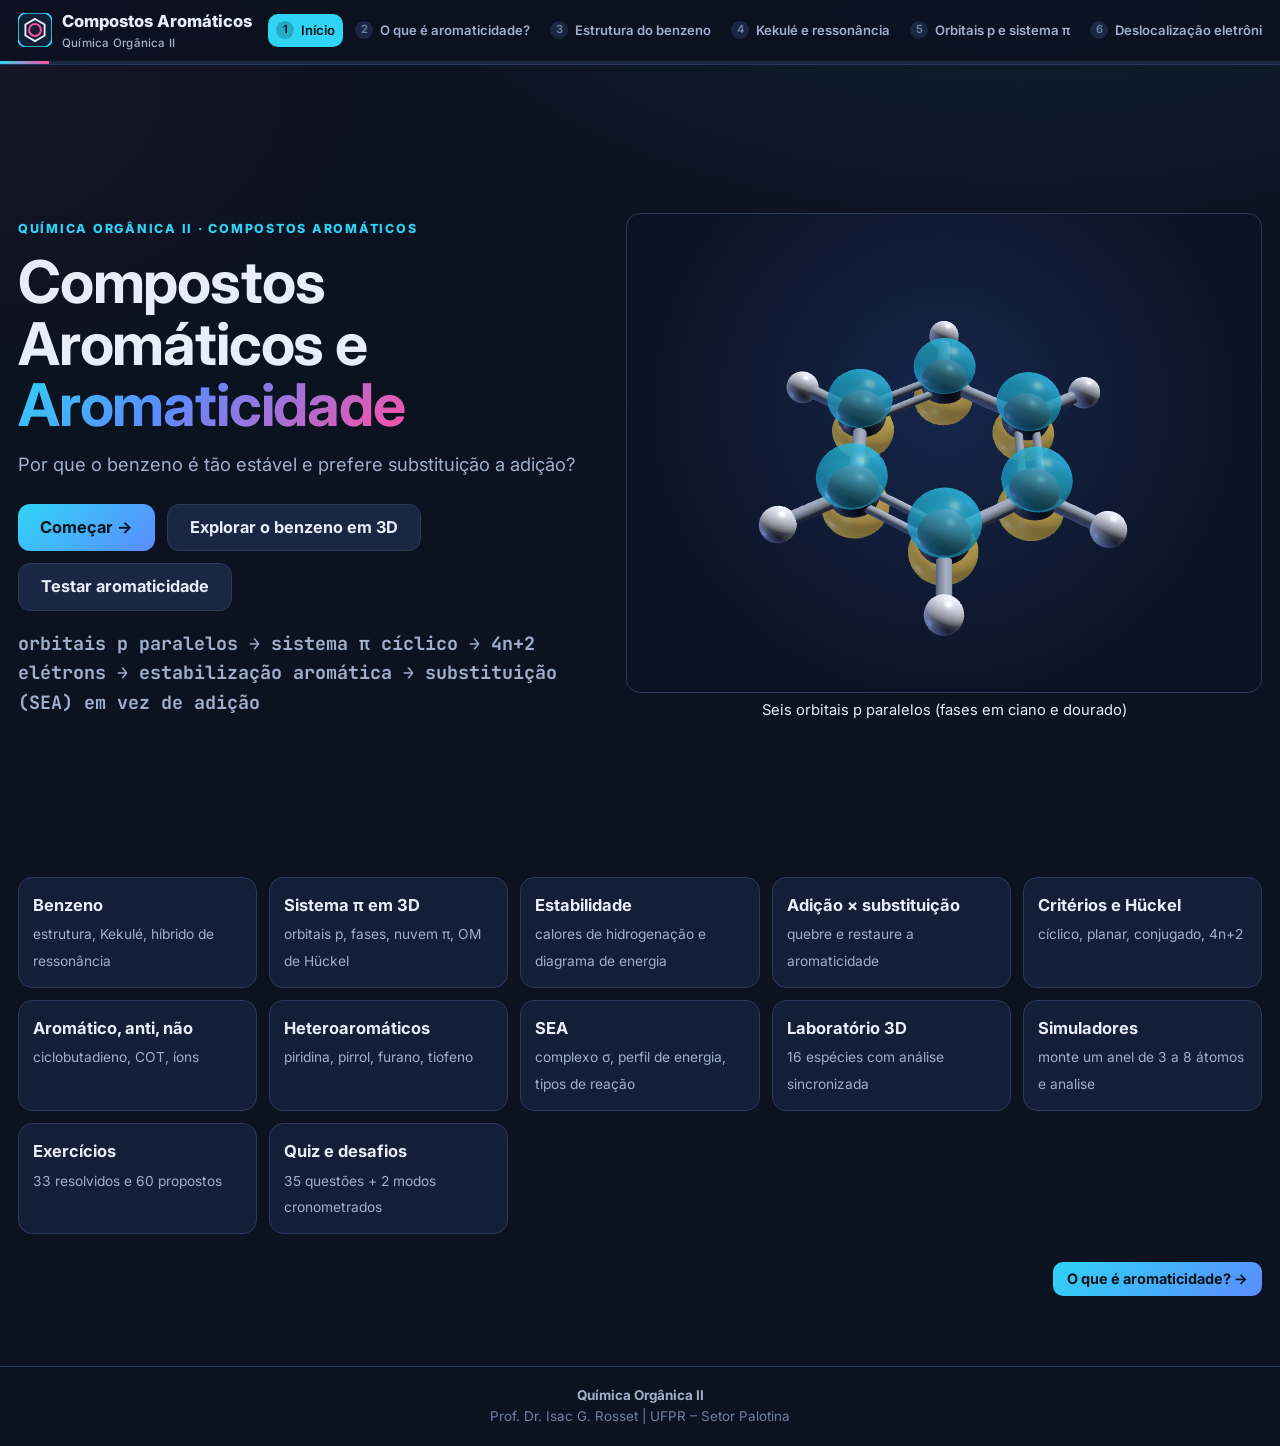
<file: aromaticos/index.html>
<!doctype html>
<html lang="pt-BR">
<head>
  <meta charset="utf-8">
  <meta name="viewport" content="width=device-width, initial-scale=1">
  <title>Compostos Aromáticos e Aromaticidade · Química Orgânica II</title>
  <meta name="description" content="Aplicação interativa sobre compostos aromáticos: estrutura do benzeno, ressonância, orbitais p e sistema π em 3D, estabilidade, regra de Hückel, íons e heteroaromáticos, e por que o benzeno prefere substituição a adição (SEA).">
  <meta name="theme-color" content="#0b1220">
  <link rel="icon" href="favicon.svg" type="image/svg+xml">
  <link rel="preconnect" href="https://fonts.googleapis.com">
  <link rel="preconnect" href="https://fonts.gstatic.com" crossorigin>
  <link href="https://fonts.googleapis.com/css2?family=Inter:wght@400;500;600;700;800;900&family=JetBrains+Mono:wght@500;700&display=swap" rel="stylesheet">
  <link rel="stylesheet" href="css/style.css">
  <script type="importmap">{ "imports": { "three": "./vendor/three.module.min.js" } }</script>
</head>
<body>
<a class="skip" href="#main">Pular para o conteúdo</a>

<header class="topbar">
  <div class="topbar-inner">
    <a class="brand" href="#inicio" aria-label="Início">
      <svg class="logo" viewBox="0 0 40 40" aria-hidden="true"><rect width="40" height="40" rx="10" fill="#131f36" stroke="#2fd4f5" stroke-width="2"/><polygon points="20,7 31.3,13.5 31.3,26.5 20,33 8.7,26.5 8.7,13.5" fill="none" stroke="#e8eef9" stroke-width="2.2"/><circle cx="20" cy="20" r="7" fill="none" stroke="#ff4fa3" stroke-width="2.4"/></svg>
      <span>Compostos Aromáticos<small>Química Orgânica II</small></span>
    </a>
    <nav class="mainnav" aria-label="Módulos">
      <ol>
        <li><a href="#inicio">Início</a></li>
        <li><a href="#aromaticidade">O que é aromaticidade?</a></li>
        <li><a href="#estrutura">Estrutura do benzeno</a></li>
        <li><a href="#kekule">Kekulé e ressonância</a></li>
        <li><a href="#orbitais">Orbitais p e sistema π</a></li>
        <li><a href="#deslocalizacao">Deslocalização eletrônica</a></li>
        <li><a href="#estabilidade">Estabilidade termodinâmica</a></li>
        <li><a href="#hidrogenacao">Calor de hidrogenação</a></li>
        <li><a href="#adicao">Por que adição é desfavorecida?</a></li>
        <li><a href="#substituicao">Por que substituição é favorecida?</a></li>
        <li><a href="#criterios">Critérios de aromaticidade</a></li>
        <li><a href="#huckel">Regra de Hückel</a></li>
        <li><a href="#classes">Aromático × Anti × Não</a></li>
        <li><a href="#ions">Íons aromáticos</a></li>
        <li><a href="#hetero">Heteroaromáticos</a></li>
        <li><a href="#policiclicos">Sistemas policíclicos</a></li>
        <li><a href="#sea">Introdução à SEA</a></li>
        <li><a href="#complexo">Complexo σ</a></li>
        <li><a href="#restauracao">Restauração da aromaticidade</a></li>
        <li><a href="#lab3d">Laboratório Aromático 3D</a></li>
        <li><a href="#simhuckel">Simulador de Hückel</a></li>
        <li><a href="#simarom">Simulador de Aromaticidade</a></li>
        <li><a href="#resolvidos">Exercícios Resolvidos</a></li>
        <li><a href="#propostos">Exercícios Propostos</a></li>
        <li><a href="#quiz">Quiz Final</a></li>
        <li><a href="#mapa">Mapa Conceitual</a></li>
      </ol>
    </nav>
  </div>
  <div class="progress-top" aria-hidden="true"><span id="progress"></span></div>
</header>

<main id="main" tabindex="-1">

<!-- 1 -->
<section class="section" id="inicio" data-title="Início">
  <div class="hero">
    <div>
      <span class="kicker">Química Orgânica II · compostos aromáticos</span>
      <h1>Compostos Aromáticos e <span class="g">Aromaticidade</span></h1>
      <p class="sub">Por que o benzeno é tão estável e prefere substituição a adição?</p>
      <div class="cta"><a class="btn primary lg" href="#aromaticidade">Começar →</a><a class="btn lg" href="#lab3d">Explorar o benzeno em 3D</a><a class="btn lg" href="#simarom">Testar aromaticidade</a></div>
      <p class="eq">orbitais p paralelos → sistema π cíclico → 4n+2 elétrons → estabilização aromática → substituição (SEA) em vez de adição</p>
    </div>
    <div class="heroview" data-w="hero" data-3d></div>
  </div>
  <div class="modules">
    <a href="#estrutura"><b>Benzeno</b><span>estrutura, Kekulé, híbrido de ressonância</span></a>
    <a href="#orbitais"><b>Sistema π em 3D</b><span>orbitais p, fases, nuvem π, OM de Hückel</span></a>
    <a href="#hidrogenacao"><b>Estabilidade</b><span>calores de hidrogenação e diagrama de energia</span></a>
    <a href="#adicao"><b>Adição × substituição</b><span>quebre e restaure a aromaticidade</span></a>
    <a href="#criterios"><b>Critérios e Hückel</b><span>cíclico, planar, conjugado, 4n+2</span></a>
    <a href="#classes"><b>Aromático, anti, não</b><span>ciclobutadieno, COT, íons</span></a>
    <a href="#hetero"><b>Heteroaromáticos</b><span>piridina, pirrol, furano, tiofeno</span></a>
    <a href="#sea"><b>SEA</b><span>complexo σ, perfil de energia, tipos de reação</span></a>
    <a href="#lab3d"><b>Laboratório 3D</b><span>16 espécies com análise sincronizada</span></a>
    <a href="#simarom"><b>Simuladores</b><span>monte um anel de 3 a 8 átomos e analise</span></a>
    <a href="#resolvidos"><b>Exercícios</b><span>33 resolvidos e 60 propostos</span></a>
    <a href="#quiz"><b>Quiz e desafios</b><span>35 questões + 2 modos cronometrados</span></a>
  </div>
</section>

<!-- 2 -->
<section class="section" id="aromaticidade" data-title="O que é aromaticidade?">
  <div class="section-head"><div><span class="kicker">Módulo 2</span><h2>Por que o benzeno reage de forma diferente de um alceno comum?</h2><p class="lead">Ambos têm ligações C=C desenhadas. Mas, diante do bromo, se comportam de maneira totalmente diferente.</p></div></div>
  <div class="block"><div class="rxgrid" data-w="centralQ"></div></div>
  <div class="block">
    <div class="cmp2">
      <div class="chcard"><h4>Alceno</h4><p class="big">→ <b>adição</b></p></div>
      <div class="chcard good"><h4>Benzeno</h4><p class="big">→ <b>substituição</b></p></div>
    </div>
    <div class="note key"><b class="t">Conceito-chave</b><b>Aromaticidade</b> é a estabilidade especial de certos sistemas <b>cíclicos, planares e totalmente conjugados</b> com <b>4n + 2 elétrons π</b> deslocalizados. A resposta ao “por quê?” está nessa estabilidade: o benzeno reage de modo a <b>não perdê-la</b>.</div>
    <div class="note think"><b class="t">Pense nisso</b>O nome “aromático” vem do aroma de compostos como benzaldeído e vanilina. Hoje o termo é <b>eletrônico</b>, não olfativo: muitos aromáticos não têm cheiro marcante.</div>
    <div class="note quick" data-q="O benzeno descora a água de bromo à temperatura ambiente, sem catalisador?" data-o="Sim, por adição;Não: não ocorre adição simples;Sim, por substituição" data-a="1" data-e="Sem ácido de Lewis, o benzeno não reage com Br₂ nessas condições."></div>
  </div>
</section>

<!-- 3 -->
<section class="section" id="estrutura" data-title="Estrutura do benzeno">
  <div class="section-head"><div><span class="kicker">Módulo 3</span><h2>Estrutura do benzeno</h2><p class="lead">C₆H₆: seis carbonos <b>sp²</b> num hexágono regular <b>plano</b>, ângulos de 120°, um orbital <b>p</b> por carbono, todos paralelos.</p></div></div>
  <div class="block"><div data-w="benzStructure" data-3d></div></div>
  <div class="block"><h3 class="block-title">Comprimentos de ligação</h3><div data-w="bondLengths"></div>
    <div class="note err"><b class="t">Erro comum</b>Pensar que o benzeno tem três ligações duplas fixas alternadas com três simples. As seis ligações C–C são <b>idênticas</b> (≈ 1,39 Å): não existem duplas localizadas.</div>
    <div class="note quick" data-q="Quantos comprimentos de ligação C–C diferentes existem no benzeno?" data-o="1;2;3;6" data-a="0" data-e="Todas as C–C medem ≈ 1,39 Å."></div></div>
</section>

<!-- 4 -->
<section class="section" id="kekule" data-title="Kekulé e ressonância">
  <div class="section-head"><div><span class="kicker">Módulo 4</span><h2>Estruturas de Kekulé e ressonância</h2><p class="lead">Kekulé A ↔ Kekulé B: mesmos átomos, elétrons π em posições diferentes. A molécula real é o <b>híbrido</b>.</p></div></div>
  <div class="block"><div data-w="kekule"></div>
    <div class="note err"><b class="t">Erro comum</b>Imaginar que o benzeno “alterna” entre A e B. As formas de ressonância <b>não existem separadamente</b> e não estão em equilíbrio: são representações limite de uma única estrutura real.</div>
    <div class="note care"><b class="t">Cuidado</b>O círculo no hexágono é uma notação conveniente para os 6 elétrons π deslocalizados, mas não permite contar pares de elétrons em mecanismos. Para setas curvas, use uma forma de Kekulé.</div>
    <div class="note quick" data-q="Ao passar de Kekulé A para Kekulé B, o que se move?" data-o="Os átomos de carbono;Os elétrons π;Os hidrogênios;As ligações σ" data-a="1" data-e="Só elétrons π (e pares isolados, quando houver) se movem entre formas de ressonância."></div></div>
</section>

<!-- 5 -->
<section class="section" id="orbitais" data-title="Orbitais p e sistema π">
  <div class="section-head"><div><span class="kicker">Módulo 5</span><h2>Orbitais p e sistema π</h2><p class="lead">Seis orbitais p paralelos (um por carbono), perpendiculares ao plano do anel. Gire, ative/desative e observe as fases.</p></div></div>
  <div class="block"><div data-w="pOrbitals" data-3d></div></div>
  <div class="block"><h3 class="block-title">Do conjunto de orbitais p ao sistema π deslocalizado</h3><div data-w="cloud" data-3d></div>
    <div class="note care"><b class="t">Cuidado</b>As cores dos lobos indicam o <b>sinal (fase)</b> da função de onda, não carga elétrica.</div></div>
</section>

<!-- 6 -->
<section class="section" id="deslocalizacao" data-title="Deslocalização eletrônica">
  <div class="section-head"><div><span class="kicker">Módulo 6</span><h2>Deslocalização eletrônica</h2><p class="lead">Seis orbitais p combinam-se em seis <b>orbitais moleculares π</b>: três ligantes (ocupados) e três antiligantes (vazios).</p></div></div>
  <div class="block"><h3 class="block-title">Diagrama qualitativo de OM π do benzeno</h3><div data-w="moBenzene" data-3d></div>
    <div class="note key"><b class="t">Conceito-chave</b>Os 6 elétrons π preenchem completamente os três OM ligantes: <b>camada fechada</b>. Isso é a base eletrônica da estabilidade aromática.</div></div>
  <div class="block"><h3 class="block-title">Benzeno ≠ três alcenos</h3><div data-w="threeEthenes"></div>
    <div class="note quick" data-q="Quantos OM π antiligantes estão ocupados no benzeno?" data-o="0;1;2;3" data-a="0" data-e="Os 6 elétrons cabem nos 3 OM ligantes."></div></div>
</section>

<!-- 7 -->
<section class="section" id="estabilidade" data-title="Estabilidade termodinâmica">
  <div class="section-head"><div><span class="kicker">Módulo 7</span><h2>Estabilidade termodinâmica</h2><p class="lead">O benzeno real tem energia muito mais baixa que um hipotético “ciclo-hexatrieno” com três C=C localizadas. Essa diferença é a <b>estabilização aromática</b>.</p></div></div>
  <div class="block"><div data-w="thermo"></div>
    <div class="note key"><b class="t">Conceito-chave</b>O benzeno <b>não é inerte</b>: ele reage. Mas qualquer reação que destrua a aromaticidade tem um <b>custo energético</b> elevado — por isso ele prefere caminhos que a preservem.</div>
    <div class="note care"><b class="t">Cuidado com o termo</b>Prefira <b>“estabilização aromática”</b> a “energia de ressonância”: o valor depende da referência escolhida e não é a energia de nenhuma estrutura real.</div></div>
  <div class="block"><h3 class="block-title">Alceno × benzeno</h3><div data-w="alkeneVsBenzene" data-3d></div></div>
</section>

<!-- 8 -->
<section class="section" id="hidrogenacao" data-title="Calor de hidrogenação">
  <div class="section-head"><div><span class="kicker">Módulo 8</span><h2>Calor de hidrogenação</h2><p class="lead">Comparar o ΔH de hidrogenação a cicloexano revela quanto o benzeno é mais estável do que o esperado.</p></div></div>
  <div class="block"><div data-w="hydro"></div>
    <div class="note think"><b class="t">Pense nisso</b>O ciclo-hexa-1,3-dieno libera ≈ 232 kJ/mol, quase 2 × 120. A conjugação simples estabiliza pouco; o ganho grande do benzeno vem do sistema <b>cíclico</b> com 6 elétrons π.</div>
    <div class="note quick" data-q="Se 3 C=C isoladas liberam ≈ 360 kJ/mol e o benzeno libera ≈ 208 kJ/mol, a estabilização é aproximadamente:" data-o="≈ 50 kJ/mol;≈ 150 kJ/mol;≈ 360 kJ/mol;≈ 568 kJ/mol" data-a="1" data-e="360 − 208 ≈ 152 kJ/mol."></div></div>
</section>

<!-- 9 -->
<section class="section" id="adicao" data-title="Por que adição é desfavorecida?">
  <div class="section-head"><div><span class="kicker">Módulo 9</span><h2>Por que a adição é desfavorecida?</h2><p class="lead">No cicloexeno, a adição troca uma ligação π isolada por duas σ — nada especial é perdido. No benzeno, adicionar a uma “dupla” converte dois carbonos sp² em <b>sp³</b> e <b>destrói o sistema π cíclico</b>.</p></div></div>
  <div class="block"><h3 class="block-title">Quebre a aromaticidade</h3><div data-w="breakArom" data-3d></div>
    <div class="note key"><b class="t">Conceito-chave</b>O produto de adição <b>não é aromático</b>: perder ≈ 150 kJ/mol de estabilização torna a adição termodinamicamente desfavorável (nas condições usuais).</div>
    <div class="note quick" data-q="Na adição hipotética de Br₂ ao benzeno, os carbonos que recebem Br ficam:" data-o="sp²;sp³;sp;carbocátions" data-a="1" data-e="Quatro ligações σ → sp³, sem orbital p."></div></div>
</section>

<!-- 10 -->
<section class="section" id="substituicao" data-title="Por que substituição é favorecida?">
  <div class="section-head"><div><span class="kicker">Módulo 10</span><h2>Por que a substituição é favorecida?</h2><p class="lead">A substituição também passa por um intermediário não aromático, mas a perda é <b>temporária</b>: o produto final volta a ser aromático.</p></div></div>
  <div class="block"><div data-w="subVsAdd"></div></div>
  <div class="block"><h3 class="block-title">Energética comparada</h3><div data-w="subAddEnergy"></div>
    <div class="note care"><b class="t">Importante</b>Isso não significa que aromáticos “nunca” sofrem adição. A hidrogenação catalítica (H₂, Ni/Pt/Rh, alta pressão e temperatura) leva a cicloexano, e há adições radicalares (ex.: Cl₂ com luz UV). O que muda é o custo: essas reações exigem condições bem mais severas.</div></div>
</section>

<!-- 11 -->
<section class="section" id="criterios" data-title="Critérios de aromaticidade">
  <div class="section-head"><div><span class="kicker">Módulo 11</span><h2>Critérios de aromaticidade</h2><p class="lead">1. <b>cíclico</b> · 2. <b>planar</b> · 3. <b>totalmente conjugado</b> (orbital p em todos os átomos do anel) · 4. <b>4n + 2 elétrons π</b>.</p></div></div>
  <div class="block"><h3 class="block-title">Checklist interativo</h3><div data-w="criteria"></div></div>
  <div class="block"><h3 class="block-title">1. Cíclico</h3><div data-w="openVsRing"></div></div>
  <div class="block"><h3 class="block-title">2. Planar</h3><div data-w="planarity" data-3d></div></div>
  <div class="block"><h3 class="block-title">3. Conjugação contínua</h3><div data-w="conjCheck"></div>
    <div class="note err"><b class="t">Erro comum</b>Considerar “conjugado” um anel com um CH₂ sp³: basta um átomo sem orbital p para interromper o ciclo de sobreposição.</div></div>
</section>

<!-- 12 -->
<section class="section" id="huckel" data-title="Regra de Hückel">
  <div class="section-head"><div><span class="kicker">Módulo 12</span><h2>Regra de Hückel: 4n + 2</h2><p class="lead">Um sistema cíclico, planar e totalmente conjugado é aromático quando tem <b>4n + 2</b> elétrons π (n = 0, 1, 2…).</p></div></div>
  <div class="block"><div data-w="huckelSeq"></div></div>
  <div class="block"><h3 class="block-title">Círculo de Frost: por que 4n + 2?</h3><div data-w="frost"></div></div>
  <div class="block"><h3 class="block-title">Ciclobutadieno: OM π com 4 elétrons</h3><div data-w="moCbd" data-3d></div>
    <div class="note care"><b class="t">Cuidado</b>A contagem sozinha não basta: a regra só se aplica se os critérios estruturais (cíclico, planar, conjugado) forem satisfeitos.</div>
    <div class="note quick" data-q="Qual desses números de elétrons π satisfaz 4n + 2?" data-o="4;8;10;12" data-a="2" data-e="10 = 4(2) + 2."></div></div>
</section>

<!-- 13 -->
<section class="section" id="classes" data-title="Aromático × Antiaromático × Não aromático">
  <div class="section-head"><div><span class="kicker">Módulo 13</span><h2>Aromático × antiaromático × não aromático</h2><p class="lead">Aromático: estabilizado. Antiaromático: <b>desestabilizado</b> (cíclico, planar, conjugado, 4n). Não aromático: não satisfaz algum critério estrutural.</p></div></div>
  <div class="block"><div data-w="classes"></div></div>
  <div class="block"><h3 class="block-title">Ciclo-octatetraeno (COT)</h3><div data-w="cot" data-3d></div></div>
  <div class="block"><h3 class="block-title">Mesmo número de elétrons π ≠ mesma classificação</h3><div data-w="sameE"></div></div>
  <div class="block"><h3 class="block-title">Como contar elétrons π</h3>
    <div class="table-wrap"><table class="cmp"><thead><tr><th>Átomo no anel</th><th>Elétrons π</th><th>Exemplo</th></tr></thead><tbody>
      <tr><td>C em C=C</td><td>1 (2 por dupla)</td><td>benzeno</td></tr>
      <tr><td>C⁺ (carbocátion sp²)</td><td>0 (p vazio, mas mantém o ciclo)</td><td>tropílio</td></tr>
      <tr><td>C⁻ (carbânion)</td><td>2 (par no orbital p)</td><td>ciclopentadienila</td></tr>
      <tr><td>N em C=N (tipo piridina)</td><td>1 (par no plano, fora do π)</td><td>piridina</td></tr>
      <tr><td>N–H / O / S (tipo pirrol, furano, tiofeno)</td><td>2 (um par no orbital p)</td><td>pirrol, furano</td></tr>
      <tr><td>C sp³ (CH₂)</td><td>— sem orbital p: interrompe</td><td>ciclopentadieno</td></tr>
    </tbody></table></div>
    <div class="note err"><b class="t">Erro comum</b>Contar <b>todos</b> os pares isolados de um heteroátomo. Um orbital p comporta no máximo 2 elétrons: no furano, só um par do O entra no sistema π.</div></div>
</section>

<!-- 14 -->
<section class="section" id="ions" data-title="Íons aromáticos">
  <div class="section-head"><div><span class="kicker">Módulo 14</span><h2>Íons aromáticos</h2><p class="lead">Carbocátions (p vazio) e carbânions (par em p) podem completar um ciclo conjugado: ciclopropenílio (2 e), ciclopentadienila (6 e), tropílio (6 e).</p></div></div>
  <div class="block"><div data-w="ions" data-3d></div>
    <div class="note think"><b class="t">Pense nisso</b>O radical ciclopentadienila (5 elétrons π) tem número ímpar de elétrons: não se encaixa na classificação simples 4n+2 / 4n.</div>
    <div class="note quick" data-q="O cátion ciclopentadienila (C₅H₅⁺) é:" data-o="aromático;antiaromático;não aromático" data-a="1" data-e="4 elétrons π num ciclo plano e conjugado."></div></div>
  <div class="block"><h3 class="block-title">Acidez do ciclopentadieno</h3><div data-w="conjCheck"></div></div>
</section>

<!-- 15 -->
<section class="section" id="hetero" data-title="Heteroaromáticos">
  <div class="section-head"><div><span class="kicker">Módulo 15</span><h2>Heteroaromáticos</h2><p class="lead">Átomos como N, O e S podem fazer parte do anel aromático. A pergunta decisiva: <b>o par isolado está no orbital p (sistema π) ou no plano?</b></p></div></div>
  <div class="block"><h3 class="block-title">Piridina × pirrol</h3><div data-w="pyrVsPyrrole" data-3d></div></div>
  <div class="block"><h3 class="block-title">Furano: dois pares, papéis diferentes</h3><div data-w="furanPairs" data-3d></div></div>
  <div class="block"><h3 class="block-title">Galeria</h3><div data-w="hetero" data-3d></div></div>
  <div class="block"><h3 class="block-title">Qual par participa?</h3><div data-w="whichPair"></div></div>
  <div class="block"><h3 class="block-title">Densidade π qualitativa</h3><div data-w="espCompare" data-3d></div>
    <div class="note quick" data-q="Qual é mais básico?" data-o="pirrol;piridina" data-a="1" data-e="O par da piridina está fora do sistema π, disponível para o H⁺."></div></div>
</section>

<!-- 16 -->
<section class="section" id="policiclicos" data-title="Sistemas policíclicos">
  <div class="section-head"><div><span class="kicker">Módulo 16</span><h2>Sistemas policíclicos</h2><p class="lead">Naftaleno (10 elétrons π), antraceno e fenantreno (14 elétrons π): anéis fundidos, planos e totalmente conjugados.</p></div></div>
  <div class="block"><div data-w="fused" data-3d></div>
    <div class="note care"><b class="t">Cuidado</b>A regra de Hückel foi formulada para sistemas <b>monocíclicos</b>. Em sistemas fundidos, a contagem total é útil como guia, mas a análise é qualitativa: as ligações não são todas iguais e a estabilização por anel é menor que no benzeno (o anel central do antraceno sofre adição com relativa facilidade).</div></div>
</section>

<!-- 17 -->
<section class="section" id="sea" data-title="Introdução à SEA">
  <div class="section-head"><div><span class="kicker">Módulo 17</span><h2>Substituição eletrofílica aromática (SEA)</h2><p class="lead">A nuvem π ataca um eletrófilo forte E⁺; forma-se um intermediário não aromático; a perda de H⁺ restaura o anel.</p></div></div>
  <div class="block"><div data-w="seaSteps"></div></div>
  <div class="block"><h3 class="block-title">Tipos de SEA</h3><div data-w="seaTypes" data-3d></div>
    <div class="note care"><b class="t">Cuidado</b>Os reagentes (Br₂, HNO₃, R–Cl…) não são os eletrófilos efetivos: o catalisador ou o ácido gera uma espécie muito mais eletrofílica.</div></div>
</section>

<!-- 18 -->
<section class="section" id="complexo" data-title="Complexo σ">
  <div class="section-head"><div><span class="kicker">Módulo 18</span><h2>Complexo σ e perda temporária de aromaticidade</h2><p class="lead">O <b>complexo σ</b> (íon arênio, intermediário de Wheland): um carbono sp³ com H e E; carga + deslocalizada em três posições.</p></div></div>
  <div class="block"><div data-w="areniumForms"></div></div>
  <div class="block"><h3 class="block-title">Em 3D</h3><div data-w="arenium3d" data-3d></div>
    <div class="note err"><b class="t">Erro comum</b>Dizer que o complexo σ é aromático por ter carga deslocalizada. Deslocalização não basta: o C sp³ interrompe o ciclo.</div></div>
  <div class="block"><h3 class="block-title">Perfil de energia</h3><div data-w="seaProfile"></div>
    <div class="note quick" data-q="A carga + do íon arênio NUNCA aparece na posição:" data-o="orto;meta;para" data-a="1" data-e="Formas de ressonância: orto, para, orto."></div></div>
</section>

<!-- 19 -->
<section class="section" id="restauracao" data-title="Restauração da aromaticidade">
  <div class="section-head"><div><span class="kicker">Módulo 19</span><h2>Restauração da aromaticidade</h2><p class="lead">Uma base remove o H⁺ do carbono sp³: o par da ligação C–H volta ao anel e o sistema π cíclico se refaz.</p></div></div>
  <div class="block"><h3 class="block-title">Restaure a aromaticidade</h3><div data-w="restore" data-3d></div>
    <div class="note key"><b class="t">Conceito-chave</b>A substituição preserva a aromaticidade <b>global</b> (reagente e produto são aromáticos); a adição a destrói no produto final.</div></div>
  <div class="block"><h3 class="block-title">Substituição × adição: energética</h3><div data-w="subAddEnergy"></div></div>
</section>

<!-- 20 -->
<section class="section" id="lab3d" data-title="Laboratório Aromático 3D">
  <div class="section-head"><div><span class="kicker">Módulo 20</span><h2>Laboratório aromático 3D</h2><p class="lead">Escolha a espécie: gire, aproxime, alterne bola-vareta/preenchimento, orbitais p, nuvem π, plano molecular, pares isolados e elétrons π por átomo. A estrutura 2D e a análise de aromaticidade acompanham.</p></div></div>
  <div class="block"><div data-w="lab3d" data-3d></div></div>
</section>

<!-- 21 -->
<section class="section" id="simhuckel" data-title="Simulador de Hückel">
  <div class="section-head"><div><span class="kicker">Módulo 21</span><h2>Simulador de Hückel</h2><p class="lead">Digite o número de elétrons π e resolva 4n + 2 e 4n. Depois, veja no círculo de Frost como os elétrons ocupam os OM.</p></div></div>
  <div class="block"><div data-w="huckelSolver"></div></div>
  <div class="block"><h3 class="block-title">Círculo de Frost</h3><div data-w="frost4"></div></div>
</section>

<!-- 22 -->
<section class="section" id="simarom" data-title="Simulador de Aromaticidade">
  <div class="section-head"><div><span class="kicker">Módulo 22</span><h2>Simulador de aromaticidade</h2><p class="lead">Monte um anel de 3 a 8 átomos: ligações duplas, cargas, heteroátomos e carbonos sp³. A análise é feita em tempo real, em 2D e em 3D.</p></div></div>
  <div class="block"><div data-w="builder" data-3d></div></div>
  <div class="block"><h3 class="block-title">Marque os orbitais p</h3><div data-w="pPicker"></div></div>
  <div class="block"><h3 class="block-title">Aromático ou não? (passo a passo)</h3><div data-w="criteria"></div></div>
</section>

<!-- 23 -->
<section class="section" id="resolvidos" data-title="Exercícios Resolvidos">
  <div class="section-head"><div><span class="kicker">Módulo 23</span><h2>Exercícios resolvidos</h2><p class="lead">13 níveis. Tente resolver primeiro; depois a dica e a resolução passo a passo.</p></div></div>
  <div class="block"><div class="chips" data-w="levelChips"></div><div data-w="solved"></div></div>
</section>

<!-- 24 -->
<section class="section" id="propostos" data-title="Exercícios Propostos">
  <div class="section-head"><div><span class="kicker">Módulo 24</span><h2>Exercícios propostos</h2><p class="lead">60 exercícios: 20 fáceis, 20 intermediários e 20 avançados (incluindo “Detecte o erro” e arrastar e soltar). <button class="btn sm" type="button" data-action="redo">↺ Refazer todos</button></p></div></div>
  <nav class="subnav"><a href="#prop-easy">Fáceis</a><a href="#prop-mid">Intermediários</a><a href="#prop-hard">Avançados</a></nav>
  <div class="block">
    <h3 id="prop-easy">Fáceis</h3><div data-w="propEasy"></div>
    <h3 id="prop-mid">Intermediários</h3><div data-w="propMid"></div>
    <h3 id="prop-hard">Avançados</h3><div data-w="propHard"></div>
  </div>
</section>

<!-- 25 -->
<section class="section" id="quiz" data-title="Quiz Final">
  <div class="section-head"><div><span class="kicker">Módulo 25</span><h2>Quiz final</h2><p class="lead">35 questões sorteadas: estrutura, ressonância, orbitais, estabilidade, critérios, Hückel, íons, heteroaromáticos, policíclicos e SEA.</p></div></div>
  <div class="block"><div data-w="quiz"></div></div>
  <div class="block" id="desafio"><h3 class="block-title">Modo desafio <span class="tag">pontos · sequência</span></h3><div data-w="challenge"></div></div>
</section>

<!-- 26 -->
<section class="section" id="mapa" data-title="Mapa Conceitual">
  <div class="section-head"><div><span class="kicker">Módulo 26</span><h2>Mapa conceitual</h2><p class="lead">Da estrutura à reatividade: sistema π cíclico → elétrons → consequência → reatividade → exemplos.</p></div></div>
  <div class="block"><div data-w="cmap"></div></div>
  <div class="block"><h3 class="block-title">Painel-resumo</h3><div data-w="summary"></div></div>
  <div class="block"><h3 class="block-title">Alceno × benzeno: a resposta à pergunta central</h3><div data-w="finalCompare"></div></div>
</section>

<div class="pager" id="pager"></div>
</main>

<footer class="site">
  <b>Química Orgânica II</b><br>
  Prof. Dr. Isac G. Rosset | UFPR – Setor Palotina
</footer>

<script type="module" src="js/main.js"></script>
</body>
</html>
</file>
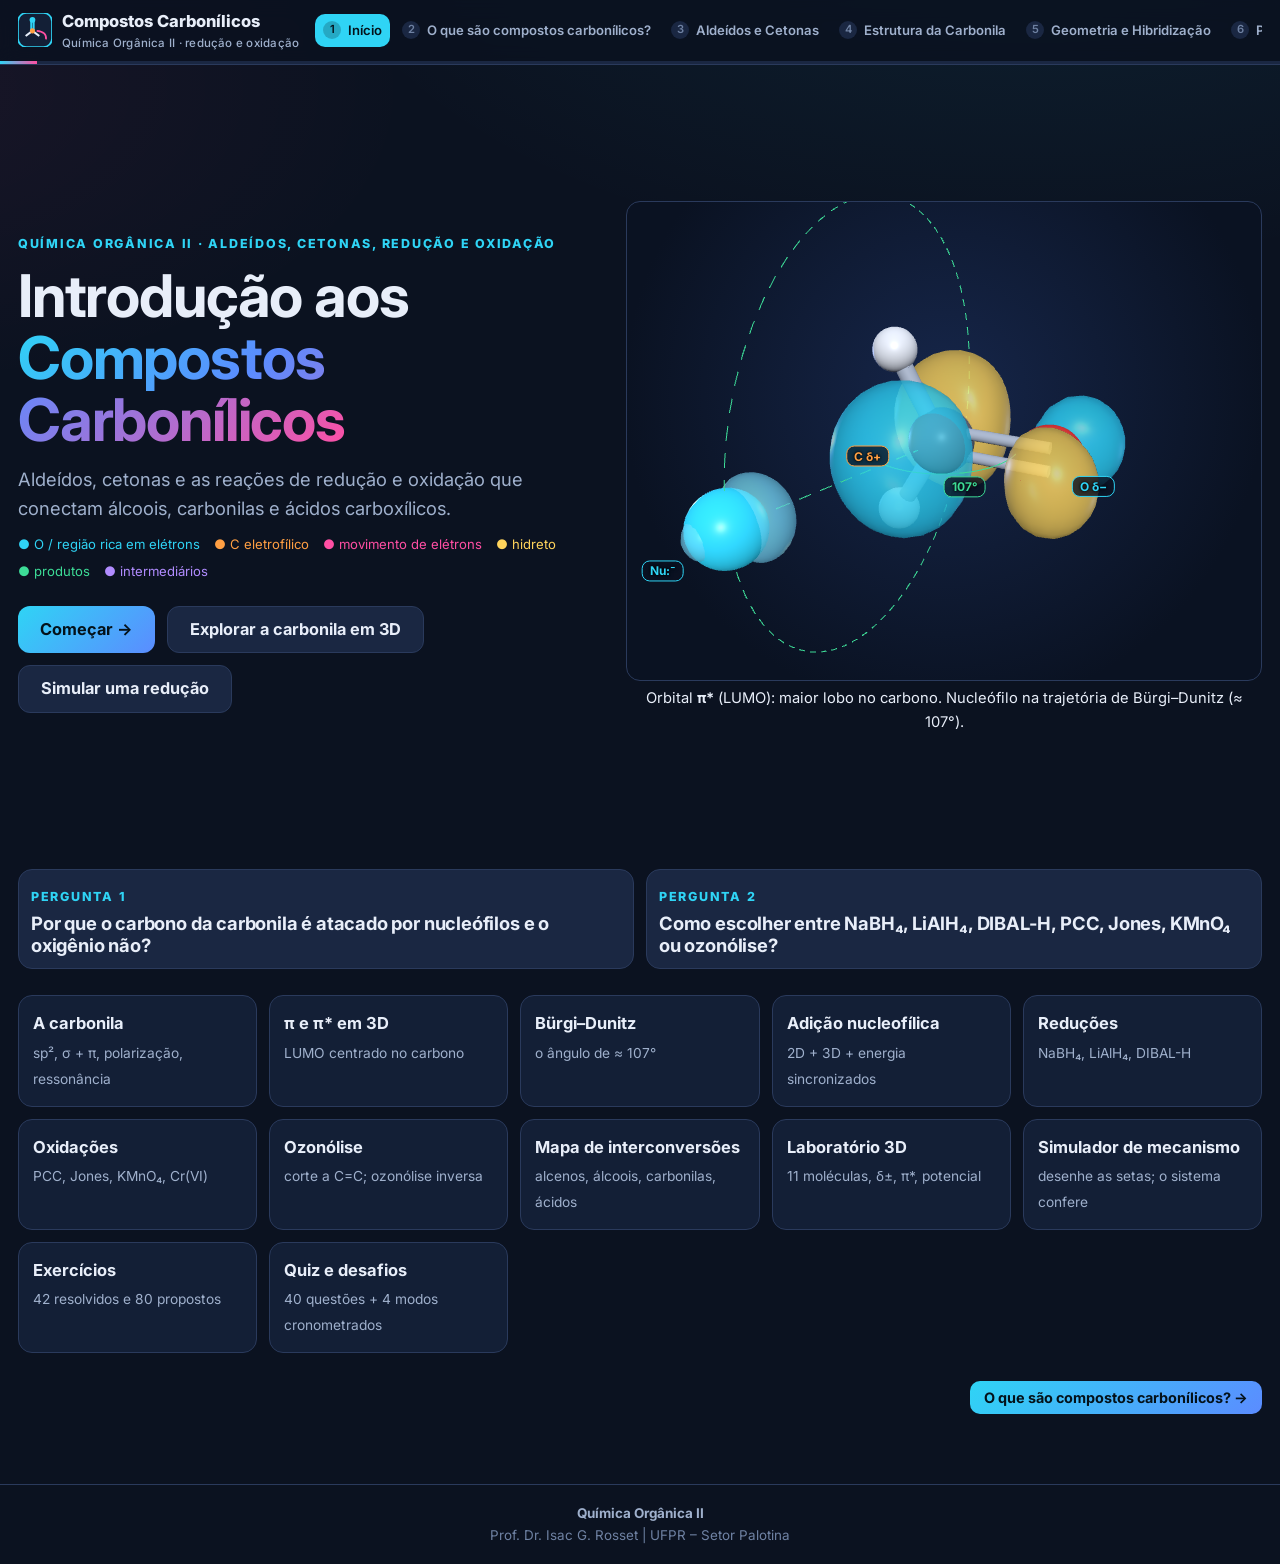
<file: carbonilas/index.html>
<!doctype html>
<html lang="pt-BR">
<head>
  <meta charset="utf-8">
  <meta name="viewport" content="width=device-width, initial-scale=1">
  <title>Compostos Carbonílicos · Química Orgânica II</title>
  <meta name="description" content="Laboratório virtual de compostos carbonílicos: estrutura da carbonila, polarização, π/π*, Bürgi–Dunitz, aldeídos e cetonas, reduções com NaBH₄, LiAlH₄ e DIBAL-H, oxidações com PCC, Jones e KMnO₄, ozonólise, mapa de interconversões, modelos 3D e simuladores.">
  <meta name="theme-color" content="#0b1220">
  <link rel="icon" href="favicon.svg" type="image/svg+xml">
  <link rel="preconnect" href="https://fonts.googleapis.com">
  <link rel="preconnect" href="https://fonts.gstatic.com" crossorigin>
  <link href="https://fonts.googleapis.com/css2?family=Inter:wght@400;500;600;700;800;900&family=JetBrains+Mono:wght@500;700&display=swap" rel="stylesheet">
  <link rel="stylesheet" href="css/style.css">
  <script type="importmap">{ "imports": { "three": "./vendor/three.module.min.js" } }</script>
</head>
<body>
<a class="skip" href="#main">Pular para o conteúdo</a>

<header class="topbar">
  <div class="topbar-inner">
    <a class="brand" href="#inicio" aria-label="Início">
      <svg class="logo" viewBox="0 0 40 40" aria-hidden="true"><rect width="40" height="40" rx="10" fill="#131f36" stroke="#2fd4f5" stroke-width="2"/><line x1="9" y1="27" x2="17" y2="21" stroke="#e8eef9" stroke-width="2.4"/><line x1="25" y1="27" x2="17" y2="21" stroke="#e8eef9" stroke-width="2.4"/><line x1="15.6" y1="20" x2="15.6" y2="9" stroke="#2fd4f5" stroke-width="2.4"/><line x1="18.4" y1="20" x2="18.4" y2="9" stroke="#2fd4f5" stroke-width="2.4"/><circle cx="17" cy="21" r="3" fill="#ff9f43"/><circle cx="17" cy="8" r="3.4" fill="#2fd4f5"/><path d="M33 31 Q34 22 22 21" fill="none" stroke="#ff4fa3" stroke-width="2"/></svg>
      <span>Compostos Carbonílicos<small>Química Orgânica II · redução e oxidação</small></span>
    </a>
    <nav class="mainnav" aria-label="Módulos">
      <ol>
        <li><a href="#inicio">Início</a></li>
        <li><a href="#carbonilicos">O que são compostos carbonílicos?</a></li>
        <li><a href="#aldcet">Aldeídos e Cetonas</a></li>
        <li><a href="#estrutura">Estrutura da Carbonila</a></li>
        <li><a href="#geometria">Geometria e Hibridização</a></li>
        <li><a href="#polarizacao">Polarização C=O</a></li>
        <li><a href="#ressonancia">Ressonância</a></li>
        <li><a href="#orbitais">Orbitais π e π*</a></li>
        <li><a href="#burgi">Bürgi–Dunitz</a></li>
        <li><a href="#propriedades">Propriedades Físicas</a></li>
        <li><a href="#reatividade">Reatividade</a></li>
        <li><a href="#adicao">Adição Nucleofílica</a></li>
        <li><a href="#reducao">Redução</a></li>
        <li><a href="#nabh4">NaBH₄</a></li>
        <li><a href="#lialh4">LiAlH₄</a></li>
        <li><a href="#hidreto">Transferência de Hidreto</a></li>
        <li><a href="#comparacao">NaBH₄ × LiAlH₄</a></li>
        <li><a href="#dibal">DIBAL-H</a></li>
        <li><a href="#oxestados">Estados de Oxidação</a></li>
        <li><a href="#oxalcoois">Oxidação de Álcoois</a></li>
        <li><a href="#pcc">PCC</a></li>
        <li><a href="#jones">Jones</a></li>
        <li><a href="#kmno4">Permanganato</a></li>
        <li><a href="#cromo">Mecanismos com Cr(VI)</a></li>
        <li><a href="#oxaldeidos">Oxidação de Aldeídos</a></li>
        <li><a href="#ozonolise">Ozonólise</a></li>
        <li><a href="#mapa-inter">Mapa de Interconversões</a></li>
        <li><a href="#lab3d">Laboratório 3D</a></li>
        <li><a href="#simred">Simulador de Reduções</a></li>
        <li><a href="#simox">Simulador de Oxidações</a></li>
        <li><a href="#simmec">Simulador de Mecanismos</a></li>
        <li><a href="#resolvidos">Exercícios Resolvidos</a></li>
        <li><a href="#propostos">Exercícios Propostos</a></li>
        <li><a href="#quiz">Quiz</a></li>
        <li><a href="#mapa">Mapa Conceitual</a></li>
      </ol>
    </nav>
  </div>
  <div class="progress-top" aria-hidden="true"><span id="progress"></span></div>
</header>

<main id="main" tabindex="-1">

<!-- 1 -->
<section class="section" id="inicio" data-title="Início">
  <div class="hero">
    <div>
      <span class="kicker">Química Orgânica II · aldeídos, cetonas, redução e oxidação</span>
      <h1>Introdução aos <span class="g">Compostos Carbonílicos</span></h1>
      <p class="sub">Aldeídos, cetonas e as reações de redução e oxidação que conectam álcoois, carbonilas e ácidos carboxílicos.</p>
      <p class="legendline"><span class="oxy">● O / região rica em elétrons</span> <span class="el">● C eletrofílico</span> <span class="mv">● movimento de elétrons</span> <span class="hy">● hidreto</span> <span class="pr">● produtos</span> <span class="it">● intermediários</span></p>
      <div class="cta"><a class="btn primary lg" href="#carbonilicos">Começar →</a><a class="btn lg" href="#lab3d">Explorar a carbonila em 3D</a><a class="btn lg" href="#simred">Simular uma redução</a></div>
    </div>
    <div class="heroview" data-w="hero" data-3d></div>
  </div>
  <div class="bigqs">
    <div class="chcard"><span class="kicker">Pergunta 1</span><h3>Por que o carbono da carbonila é atacado por nucleófilos e o oxigênio não?</h3></div>
    <div class="chcard"><span class="kicker">Pergunta 2</span><h3>Como escolher entre NaBH₄, LiAlH₄, DIBAL-H, PCC, Jones, KMnO₄ ou ozonólise?</h3></div>
  </div>
  <div class="modules">
    <a href="#estrutura"><b>A carbonila</b><span>sp², σ + π, polarização, ressonância</span></a>
    <a href="#orbitais"><b>π e π* em 3D</b><span>LUMO centrado no carbono</span></a>
    <a href="#burgi"><b>Bürgi–Dunitz</b><span>o ângulo de ≈ 107°</span></a>
    <a href="#adicao"><b>Adição nucleofílica</b><span>2D + 3D + energia sincronizados</span></a>
    <a href="#nabh4"><b>Reduções</b><span>NaBH₄, LiAlH₄, DIBAL-H</span></a>
    <a href="#oxalcoois"><b>Oxidações</b><span>PCC, Jones, KMnO₄, Cr(VI)</span></a>
    <a href="#ozonolise"><b>Ozonólise</b><span>corte a C=C; ozonólise inversa</span></a>
    <a href="#mapa-inter"><b>Mapa de interconversões</b><span>alcenos, álcoois, carbonilas, ácidos</span></a>
    <a href="#lab3d"><b>Laboratório 3D</b><span>11 moléculas, δ±, π*, potencial</span></a>
    <a href="#simmec"><b>Simulador de mecanismo</b><span>desenhe as setas; o sistema confere</span></a>
    <a href="#resolvidos"><b>Exercícios</b><span>42 resolvidos e 80 propostos</span></a>
    <a href="#quiz"><b>Quiz e desafios</b><span>40 questões + 4 modos cronometrados</span></a>
  </div>
</section>

<!-- 2 -->
<section class="section" id="carbonilicos" data-title="O que são compostos carbonílicos?">
  <div class="section-head"><div><span class="kicker">Módulo 2</span><h2>O que são compostos carbonílicos?</h2><p class="lead">Compostos que contêm o grupo <b>carbonila, C=O</b>: um carbono unido a um oxigênio por uma ligação dupla.</p></div></div>
  <div class="block"><h3 class="block-title">Do álcool ao ácido: o carbono ganha ligações com oxigênio</h3><div data-w="chain"></div></div>
  <div class="block"><h3 class="block-title">A família carbonílica</h3><div data-w="familyTree"></div>
    <div class="note key"><b class="t">Conceito-chave</b>Neste módulo o foco são <b>aldeídos e cetonas</b>. Ácidos carboxílicos, ésteres, amidas e cloretos de acila também têm C=O (são derivados de ácidos) e aparecem como substratos ou produtos de redução/oxidação.</div></div>
  <div class="block"><h3 class="block-title">Teste: tem carbonila?</h3><div data-w="hasCO"></div>
    <div class="note err"><b class="t">Erro comum</b>Confundir C–OH (álcool) ou C–O–C (éter) com C=O. Só há carbonila quando existe a <b>dupla</b> carbono–oxigênio.</div></div>
</section>

<!-- 3 -->
<section class="section" id="aldcet" data-title="Aldeídos e Cetonas">
  <div class="section-head"><div><span class="kicker">Módulo 3</span><h2>Aldeídos e cetonas</h2><p class="lead"><b>Aldeído</b>: R–CHO (o C carbonílico tem pelo menos um H). <b>Cetona</b>: R–CO–R′ (o C carbonílico liga-se a dois carbonos).</p></div></div>
  <div class="block"><h3 class="block-title">Exemplos</h3><div data-w="aldKetExamples"></div></div>
  <div class="block"><h3 class="block-title">Classifique (com modelo 3D)</h3><div data-w="aldOrKet" data-3d></div>
    <div class="note think"><b class="t">Pense nisso</b>O H do aldeído será decisivo mais adiante: é ele que permite oxidar um aldeído a ácido, enquanto a cetona não tem esse H.</div>
    <div class="note quick" data-q="A propanona (acetona) é:" data-o="aldeído;cetona;ácido;éster" data-a="1" data-e="C=O ligado a dois CH₃."></div></div>
</section>

<!-- 4 -->
<section class="section" id="estrutura" data-title="Estrutura da Carbonila">
  <div class="section-head"><div><span class="kicker">Módulo 4</span><h2>Estrutura da carbonila</h2><p class="lead">A dupla C=O é formada por uma ligação <b>σ</b> e uma ligação <b>π</b>; o oxigênio carrega dois pares de elétrons não ligantes.</p></div></div>
  <div class="block"><div data-w="structure" data-3d></div>
    <div class="note key"><b class="t">Conceito-chave</b>A ligação σ resulta da sobreposição frontal (sp² do C com orbital do O); a π, da sobreposição lateral dos orbitais p, perpendiculares ao plano da molécula. C=O é mais curta (≈ 1,21 Å) e mais forte que C–O (≈ 1,43 Å).</div></div>
</section>

<!-- 5 -->
<section class="section" id="geometria" data-title="Geometria e Hibridização">
  <div class="section-head"><div><span class="kicker">Módulo 5</span><h2>Geometria e hibridização</h2><p class="lead">O carbono carbonílico é <b>sp²</b>, <b>trigonal planar</b>, com ângulos de ≈ 120°. O orbital p restante forma a π.</p></div></div>
  <div class="block"><div data-w="geometry" data-3d></div>
    <div class="note err"><b class="t">Erro comum</b>Desenhar o carbono carbonílico como tetraédrico. Ele só se torna tetraédrico (≈ sp³) <b>depois</b> da adição de um nucleófilo.</div>
    <div class="note quick" data-q="Quantos domínios eletrônicos há ao redor do C carbonílico?" data-o="2;3;4;5" data-a="1" data-e="Três ligações σ → sp², trigonal."></div></div>
</section>

<!-- 6 -->
<section class="section" id="polarizacao" data-title="Polarização C=O">
  <div class="section-head"><div><span class="kicker">Módulo 6</span><h2>Polarização da ligação C=O</h2><p class="lead">O oxigênio (χ = 3,44) é mais eletronegativo que o carbono (χ = 2,55): <b>Cδ+</b> e <b>Oδ−</b>.</p></div></div>
  <div class="block"><div data-w="polarization" data-3d></div>
    <div class="note key"><b class="t">Conceito-chave</b>O carbono carbonílico é <b>eletrofílico</b> (alvo de nucleófilos); o oxigênio é rico em elétrons (pode ser protonado ou coordenar ácidos de Lewis).</div>
    <div class="note care"><b class="t">Cuidado</b>As cores do mapa de potencial são <b>qualitativas</b> (modelo didático baseado em eletronegatividade), não um cálculo quântico.</div></div>
</section>

<!-- 7 -->
<section class="section" id="ressonancia" data-title="Ressonância">
  <div class="section-head"><div><span class="kicker">Módulo 7</span><h2>Ressonância da carbonila</h2><p class="lead">R₂C=O ↔ R₂C⁺–O⁻: o contribuinte polar é minoritário, mas explica a polarização.</p></div></div>
  <div class="block"><div data-w="resonance"></div>
    <div class="note err"><b class="t">Erro comum</b>Tratar a ressonância como um equilíbrio entre duas moléculas. Não há “troca”: as estruturas são representações de <b>uma única</b> distribuição eletrônica (híbrido).</div>
    <div class="note quick" data-q="Qual contribuinte de ressonância da acetona pesa mais?" data-o="(CH₃)₂C=O;(CH₃)₂C⁺–O⁻;(CH₃)₂C⁻–O⁺;pesam igual" data-a="0" data-e="Sem separação de cargas, octetos completos."></div></div>
</section>

<!-- 8 -->
<section class="section" id="orbitais" data-title="Orbitais π e π*">
  <div class="section-head"><div><span class="kicker">Módulo 8</span><h2>Orbitais π e π*</h2><p class="lead">O π ocupado concentra-se no <b>oxigênio</b>; o π* vazio (importante componente do LUMO) tem o <b>maior lobo no carbono</b>.</p></div></div>
  <div class="block"><div data-w="piPistar" data-3d></div>
    <div class="note key"><b class="t">Conceito-chave</b>Um nucleófilo doa seu par para o π*. Como o maior coeficiente do π* está no C, é ali que a nova ligação se forma.</div>
    <div class="note care"><b class="t">Cuidado</b>As superfícies são <b>representações qualitativas</b> (combinação de orbitais p com coeficientes ilustrativos).</div></div>
</section>

<!-- 9 -->
<section class="section" id="burgi" data-title="Bürgi–Dunitz">
  <div class="section-head"><div><span class="kicker">Módulo 9</span><h2>Trajetória de Bürgi–Dunitz</h2><p class="lead">O nucleófilo não chega a 90° nem ao longo do eixo C=O: o ângulo Nu···C=O típico é de <b>≈ 105–110°</b> (≈ 107°).</p></div></div>
  <div class="block"><h3 class="block-title">Simulador do ângulo de ataque</h3><div data-w="bdSim" data-3d></div>
    <div class="note think"><b class="t">Pense nisso</b>Por que ≈ 107°? Esse ângulo maximiza a sobreposição com o π* (que tem um nó entre C e O e lobo maior no C), afasta o nucleófilo da densidade do oxigênio e já aproxima a geometria tetraédrica do produto.</div></div>
  <div class="block"><h3 class="block-title">Duas faces da carbonila</h3><div data-w="faces" data-3d></div>
    <div class="note key"><b class="t">Conceito-chave</b>A carbonila é plana: o ataque pode ocorrer pelas duas faces. Com uma cetona assimétrica e reagente aquiral, os dois enantiômeros se formam em igual quantidade (mistura racêmica).</div></div>
</section>

<!-- 10 -->
<section class="section" id="propriedades" data-title="Propriedades Físicas">
  <div class="section-head"><div><span class="kicker">Módulo 10</span><h2>Propriedades físicas</h2><p class="lead">A C=O é polar: aldeídos e cetonas fazem interações dipolo–dipolo, mas <b>não doam</b> ligação de hidrogênio entre si.</p></div></div>
  <div class="block"><h3 class="block-title">Pontos de ebulição</h3><div data-w="boiling"></div></div>
  <div class="block"><h3 class="block-title">Ligação de H com a água</h3><div data-w="waterHB" data-3d></div>
    <div class="note err"><b class="t">Erro comum</b>Dizer que aldeídos e cetonas formam ligação de H entre si. O O carbonílico é <b>aceptor</b>; falta um H ligado a O ou N para doar.</div></div>
</section>

<!-- 11 -->
<section class="section" id="reatividade" data-title="Reatividade de Aldeídos e Cetonas">
  <div class="section-head"><div><span class="kicker">Módulo 11</span><h2>Reatividade de aldeídos e cetonas</h2><p class="lead">Em geral, <b>aldeídos são mais reativos</b> que cetonas frente a nucleófilos: efeitos eletrônicos e estéricos.</p></div></div>
  <div class="block"><div data-w="reactivity" data-3d></div>
    <div class="note key"><b class="t">Conceito-chave</b>Grupos alquila doam densidade (diminuem o δ+) e bloqueiam a aproximação na trajetória de Bürgi–Dunitz. Metanal &gt; aldeídos &gt; cetonas &gt; cetonas muito impedidas.</div>
    <div class="note quick" data-q="Qual é mais reativo frente a NaBH₄?" data-o="etanal;propanona;pinacolona;todos iguais" data-a="0" data-e="Aldeído: menos impedido e mais δ+."></div></div>
</section>

<!-- 12 -->
<section class="section" id="adicao" data-title="Introdução à Adição Nucleofílica">
  <div class="section-head"><div><span class="kicker">Módulo 12</span><h2>Introdução à adição nucleofílica</h2><p class="lead">Nu⁻ ataca o C carbonílico, o par π vai para o O → alcóxido tetraédrico → protonação.</p></div></div>
  <div class="block"><h3 class="block-title">Mecanismo sincronizado: 2D + 3D + energia</h3><div data-w="addMech" data-3d></div>
    <div class="note care"><b class="t">Cuidado</b>Representação mecanística simplificada para fins didáticos: contraíons, solvente e agregação não são mostrados.</div></div>
  <div class="block"><h3 class="block-title">Do trigonal ao tetraédrico</h3><div data-w="tetraSlider" data-3d></div>
    <div class="note err"><b class="t">Erro comum</b>Mover o par π para o carbono. Se o C recebe o nucleófilo <b>e</b> mantém a π, fica com cinco ligações. O par π vai para o <b>oxigênio</b>.</div></div>
</section>

<!-- 13 -->
<section class="section" id="reducao" data-title="Redução">
  <div class="section-head"><div><span class="kicker">Módulo 13</span><h2>Redução de aldeídos e cetonas</h2><p class="lead">Aldeído → <b>álcool primário</b>; cetona → <b>álcool secundário</b>. O carbono ganha uma ligação C–H.</p></div></div>
  <div class="block"><div data-w="reductionIntro"></div></div>
  <div class="block"><h3 class="block-title">Qual é o produto?</h3><div data-w="productQuiz"></div>
    <div class="note key"><b class="t">Conceito-chave</b>Em química orgânica, redução = ganho de ligações C–H (ou perda de ligações C–O). O nº de oxidação do carbono funcional diminui.</div></div>
</section>

<!-- 14 -->
<section class="section" id="nabh4" data-title="NaBH₄">
  <div class="section-head"><div><span class="kicker">Módulo 14</span><h2>Boroidreto de sódio, NaBH₄</h2><p class="lead">Redutor <b>brando</b> e seletivo: reduz aldeídos e cetonas; usado em metanol ou etanol.</p></div></div>
  <div class="block"><div class="grid2"><div data-w="spBH4" data-3d></div><div><h3 class="block-title">Características</h3><ul><li>Fonte de <b>hidreto equivalente</b> (B–H).</li><li>Compatível com solventes próticos (MeOH, EtOH).</li><li>Reduz aldeídos e cetonas.</li><li>Em condições usuais <b>não</b> reduz ésteres, ácidos, amidas ou nitrilas de forma significativa.</li></ul></div></div></div>
  <div class="block"><h3 class="block-title">Mecanismo: acetona + NaBH₄ (MeOH)</h3><div data-w="mechNaBH4" data-3d></div>
    <div class="note err"><b class="t">Erro comum</b>Escrever “H⁻ livre” saindo do NaBH₄. O hidreto é transferido <b>diretamente da ligação B–H</b> ao carbono carbonílico; o solvente protona o alcóxido.</div>
    <div class="note care"><b class="t">Cuidado</b>Representação mecanística simplificada para fins didáticos: um BH₄⁻ pode transferir até quatro hidretos; o boro forma alcoxiboratos.</div></div>
</section>

<!-- 15 -->
<section class="section" id="lialh4" data-title="LiAlH₄">
  <div class="section-head"><div><span class="kicker">Módulo 15</span><h2>Hidreto de lítio e alumínio, LiAlH₄</h2><p class="lead">Redutor <b>forte</b>: reduz aldeídos, cetonas, ésteres, ácidos carboxílicos, amidas e nitrilas.</p></div></div>
  <div class="block"><div class="grid2"><div data-w="spAlH4" data-3d></div><div><h3 class="block-title">Características</h3><ul><li>Al–H mais polarizada que B–H (Al é menos eletronegativo): hidreto mais reativo.</li><li>Usado em éter ou THF <b>anidro</b>.</li><li>A protonação ocorre num <b>workup</b> aquoso posterior (H₃O⁺).</li></ul></div></div></div>
  <div class="block"><h3 class="block-title">Mecanismo: acetona + LiAlH₄; depois H₃O⁺</h3><div data-w="mechLiAlH4" data-3d></div>
    <div class="note care"><b class="t">Cuidado · segurança</b>LiAlH₄ reage <b>vigorosamente com água</b> e solventes próticos, liberando H₂ (inflamável). Por isso a reação é feita em solvente anidro e a água/ácido só entra no workup. Este é um esclarecimento conceitual, não um protocolo experimental.</div></div>
</section>

<!-- 16 -->
<section class="section" id="hidreto" data-title="Mecanismo de Transferência de Hidreto">
  <div class="section-head"><div><span class="kicker">Módulo 16</span><h2>Mecanismo de transferência de hidreto</h2><p class="lead">Mova o cursor ao longo da coordenada de reação: estrutura 3D, geometria do carbono e energia acompanham.</p></div></div>
  <div class="block"><div data-w="energyHydride" data-3d></div>
    <div class="note key"><b class="t">Conceito-chave</b>Etapas: (1) aproximação do B–H ou Al–H na trajetória de Bürgi–Dunitz; (2) formação de C–H enquanto o par π vai para o O; (3) alcóxido tetraédrico (intermediário); (4) protonação → álcool.</div>
    <div class="note care"><b class="t">Cuidado</b>Perfil de energia qualitativo; representação mecanística simplificada para fins didáticos.</div></div>
</section>

<!-- 17 -->
<section class="section" id="comparacao" data-title="NaBH₄ × LiAlH₄">
  <div class="section-head"><div><span class="kicker">Módulo 17</span><h2>NaBH₄ × LiAlH₄</h2><p class="lead">Força, seletividade e compatibilidade com o solvente.</p></div></div>
  <div class="block"><div data-w="redTable"></div></div>
  <div class="block"><h3 class="block-title">Qual redutor escolher?</h3><div data-w="redChoice"></div>
    <div class="note think"><b class="t">Pense nisso</b>Uma molécula tem uma cetona e um éster. Com NaBH₄ só a cetona é reduzida; com LiAlH₄, ambos. Seletividade é tão importante quanto força.</div></div>
</section>

<!-- 18 -->
<section class="section" id="dibal" data-title="DIBAL-H">
  <div class="section-head"><div><span class="kicker">Módulo 18</span><h2>DIBAL-H: redução parcial controlada</h2><p class="lead">Hidreto de diisobutilalumínio: ácido de Lewis (Al) com um único H transferível. Útil para <b>éster → aldeído</b> e <b>nitrila → aldeído</b>.</p></div></div>
  <div class="block"><div class="grid2"><div data-w="spDIBAL" data-3d></div><div data-w="dibalScheme"></div></div></div>
  <div class="block"><h3 class="block-title">Mecanismo: éster + DIBAL-H (−78 °C)</h3><div data-w="mechDIBAL"></div>
    <div class="note err"><b class="t">Erro comum</b>“DIBAL-H sempre para no aldeído.” A redução parcial depende de <b>temperatura baixa, 1 equivalente, solvente e workup</b>. Com excesso ou aquecimento, a redução pode ir até o álcool.</div>
    <div class="note care"><b class="t">Cuidado</b>Representação mecanística simplificada para fins didáticos (agregação do reagente e detalhes do workup omitidos).</div></div>
</section>

<!-- 19 -->
<section class="section" id="oxestados" data-title="Estados de Oxidação">
  <div class="section-head"><div><span class="kicker">Módulo 19</span><h2>Estados de oxidação do carbono</h2><p class="lead">Para o carbono funcional: <b>+1</b> por ligação a átomo mais eletronegativo (O), <b>−1</b> por H, <b>0</b> por C.</p></div></div>
  <div class="block"><div data-w="oxLadder"></div></div>
  <div class="block"><h3 class="block-title">Calculadora: clique num carbono</h3><div data-w="oxCalc"></div>
    <div class="note key"><b class="t">Conceito-chave</b>Oxidação: o carbono ganha ligações com O (ou perde C–H). Redução: ganha C–H (ou perde ligações com O).</div></div>
</section>

<!-- 20 -->
<section class="section" id="oxalcoois" data-title="Oxidação de Álcoois">
  <div class="section-head"><div><span class="kicker">Módulo 20</span><h2>Oxidação de álcoois</h2><p class="lead">O número de H no carbono carbinólico decide o resultado.</p></div></div>
  <div class="block"><div data-w="oxAlcohols"></div>
    <div class="note key"><b class="t">Conceito-chave</b>1° → aldeído (ou ácido); 2° → cetona; 3° → sem oxidação usual (não há H no carbono que porta o OH).</div>
    <div class="note quick" data-q="Cicloexanol + Cr(VI):" data-o="cicloexanona;ácido adípico (sempre);sem reação;cicloexeno" data-a="0" data-e="Álcool 2° → cetona."></div></div>
</section>

<!-- 21 -->
<section class="section" id="pcc" data-title="PCC">
  <div class="section-head"><div><span class="kicker">Módulo 21</span><h2>PCC (clorocromato de piridínio)</h2><p class="lead">Cr(VI) relativamente brando, em CH₂Cl₂ <b>anidro</b>: álcool 1° → <b>aldeído</b>; álcool 2° → cetona.</p></div></div>
  <div class="block"><div data-w="pccJones"></div>
    <div class="note think"><b class="t">Pense nisso</b>Por que o PCC para no aldeído? Sem água, o aldeído não forma o hidrato — e é o hidrato (com um O–H) que seria oxidado de novo.</div></div>
</section>

<!-- 22 -->
<section class="section" id="jones" data-title="Jones">
  <div class="section-head"><div><span class="kicker">Módulo 22</span><h2>Reagente de Jones (CrO₃/H₂SO₄, acetona/H₂O)</h2><p class="lead">Cr(VI) em meio ácido aquoso: álcool 1° → <b>ácido carboxílico</b>; álcool 2° → cetona.</p></div></div>
  <div class="block"><h3 class="block-title">O hidrato do aldeído</h3><div class="grid2"><div data-w="hydrate"></div><div data-w="spHidrato" data-3d></div></div>
    <div class="note care"><b class="t">Cuidado · Cr(VI)</b>Compostos de cromo(VI) são <b>tóxicos e carcinogênicos</b> e geram resíduos perigosos. Hoje se preferem oxidantes alternativos (ex.: Swern, Dess–Martin, TEMPO). Aqui o Cr(VI) é estudado pelo seu valor conceitual.</div></div>
</section>

<!-- 23 -->
<section class="section" id="kmno4" data-title="Permanganato">
  <div class="section-head"><div><span class="kicker">Módulo 23</span><h2>Permanganato de potássio, KMnO₄</h2><p class="lead">Oxidante forte, Mn(VII). Álcool 1° e aldeído → ácido; álcool 2° → cetona; reage também com alcenos.</p></div></div>
  <div class="block"><div data-w="oxSlider" data-3d></div>
    <div class="note care"><b class="t">Cuidado</b>O resultado com KMnO₄ <b>depende do pH, temperatura, concentração e substrato</b>: com alcenos, frio/diluído dá dióis; quente/concentrado causa clivagem. Não memorize “KMnO₄ = uma reação”.</div></div>
</section>

<!-- 24 -->
<section class="section" id="cromo" data-title="Mecanismos com Cr(VI)">
  <div class="section-head"><div><span class="kicker">Módulo 24</span><h2>Mecanismo da oxidação com Cr(VI)</h2><p class="lead">(1) O álcool forma um <b>éster de cromato</b>; (2) uma base remove o H do carbono, forma-se a C=O e o Cr(VI) é reduzido a Cr(IV).</p></div></div>
  <div class="block"><div class="grid2"><div data-w="spCromato" data-3d></div><div data-w="spEster" data-3d></div></div></div>
  <div class="block"><h3 class="block-title">Mecanismo sincronizado</h3><div data-w="mechCr" data-3d></div>
    <div class="note key"><b class="t">Conceito-chave</b>A etapa que forma a C=O exige um <b>H no carbono</b> que porta o O–Cr. Por isso álcoois terciários não são oxidados dessa forma.</div>
    <div class="note care"><b class="t">Cuidado</b>Representação mecanística simplificada para fins didáticos: transferências de próton e as espécies de Cr(IV)/Cr(V)/Cr(III) subsequentes não são detalhadas.</div></div>
</section>

<!-- 25 -->
<section class="section" id="oxaldeidos" data-title="Oxidação de Aldeídos">
  <div class="section-head"><div><span class="kicker">Módulo 25</span><h2>Oxidação de aldeídos</h2><p class="lead">Aldeído → ácido carboxílico (o C–H do aldeído vira C–OH). Cetonas não têm esse H.</p></div></div>
  <div class="block"><div data-w="aldehydeOx"></div>
    <div class="note quick" data-q="Qual é oxidado facilmente a ácido carboxílico?" data-o="butanal;butanona;terc-butanol;butano" data-a="0" data-e="H no carbono carbonílico."></div></div>
</section>

<!-- 26 -->
<section class="section" id="ozonolise" data-title="Ozonólise">
  <div class="section-head"><div><span class="kicker">Módulo 26</span><h2>Ozonólise</h2><p class="lead">O₃ cliva a ligação C=C: cada carbono da antiga dupla torna-se um <b>carbono carbonílico</b>.</p></div></div>
  <div class="block"><h3 class="block-title">Ferramenta de corte</h3><div data-w="ozoCut"></div>
    <div class="note key"><b class="t">Conceito-chave</b>Workup <b>redutivo</b> (Zn/H₂O ou Me₂S): aldeídos preservados. Workup <b>oxidativo</b> (H₂O₂): fragmentos aldeídicos → ácidos; cetonas permanecem.</div></div>
  <div class="block"><h3 class="block-title">Ozonólise inversa</h3><div data-w="ozoReverse"></div></div>
  <div class="block"><div class="grid2"><div data-w="spO3" data-3d></div><div data-w="ozoMech"></div></div>
    <div class="note care"><b class="t">Cuidado</b>Ozônio é tóxico e ozonídeos podem ser explosivos. Mecanismo de Criegee: representação mecanística simplificada para fins didáticos.</div></div>
</section>

<!-- 27 -->
<section class="section" id="mapa-inter" data-title="Mapa de Interconversões">
  <div class="section-head"><div><span class="kicker">Módulo 27</span><h2>Mapa de interconversões</h2><p class="lead">Clique numa classe para ver de onde vem e para onde vai; passe pelas setas para ver os reagentes.</p></div></div>
  <div class="block"><div data-w="netMap"></div></div>
  <div class="block"><h3 class="block-title">Comparador de reagentes</h3><div data-w="reagentCompare"></div></div>
</section>

<!-- 28 -->
<section class="section" id="lab3d" data-title="Laboratório 3D">
  <div class="section-head"><div><span class="kicker">Módulo 28</span><h2>Laboratório 3D da carbonila</h2><p class="lead">Escolha a molécula; ligue δ±, π, π*, mapa de potencial, ângulos e a trajetória de Bürgi–Dunitz.</p></div></div>
  <div class="block"><div data-w="lab3d" data-3d></div></div>
</section>

<!-- 29 -->
<section class="section" id="simred" data-title="Simulador de Reduções">
  <div class="section-head"><div><span class="kicker">Módulo 29</span><h2>Simulador de reduções</h2><p class="lead">Escolha substrato e redutor. Antes de ver o resultado, responda: há C=O? qual o tipo? o reagente reduz esse grupo? qual a classe do produto?</p></div></div>
  <div class="block"><div data-w="redSim"></div></div>
</section>

<!-- 30 -->
<section class="section" id="simox" data-title="Simulador de Oxidações">
  <div class="section-head"><div><span class="kicker">Módulo 30</span><h2>Simulador de oxidações</h2><p class="lead">Álcoois, aldeídos, cetonas e alcenos com PCC, Jones, KMnO₄ e ozonólise: preveja antes de revelar.</p></div></div>
  <div class="block"><div data-w="oxSim"></div></div>
</section>

<!-- 31 -->
<section class="section" id="simmec" data-title="Simulador de Mecanismos">
  <div class="section-head"><div><span class="kicker">Módulo 31</span><h2>Simulador de mecanismos</h2><p class="lead">Desenhe as setas curvas: clique na origem (par de elétrons ou ligação) e depois no destino. Setas mecanisticamente incorretas não são aceitas.</p></div></div>
  <div class="block"><div data-w="mechSim"></div></div>
</section>

<!-- 32 -->
<section class="section" id="resolvidos" data-title="Exercícios Resolvidos">
  <div class="section-head"><div><span class="kicker">Módulo 32</span><h2>Exercícios resolvidos</h2><p class="lead">18 níveis, 42 exercícios. Tente resolver primeiro; depois veja a dica e a resolução passo a passo.</p></div></div>
  <div class="block"><div class="chips" data-w="levelChips"></div><div data-w="solved"></div></div>
</section>

<!-- 33 -->
<section class="section" id="propostos" data-title="Exercícios Propostos">
  <div class="section-head"><div><span class="kicker">Módulo 33</span><h2>Exercícios propostos</h2><p class="lead">80 exercícios: 25 fáceis, 30 intermediários e 25 avançados (incluindo “Detecte o erro” e arrastar e soltar). <button class="btn sm" type="button" data-action="redo">↺ Refazer todos</button></p></div></div>
  <nav class="subnav"><a href="#prop-easy">Fáceis</a><a href="#prop-mid">Intermediários</a><a href="#prop-hard">Avançados</a></nav>
  <div class="block">
    <h3 id="prop-easy">Fáceis</h3><div data-w="propEasy"></div>
    <h3 id="prop-mid">Intermediários</h3><div data-w="propMid"></div>
    <h3 id="prop-hard">Avançados</h3><div data-w="propHard"></div>
  </div>
</section>

<!-- 34 -->
<section class="section" id="quiz" data-title="Quiz">
  <div class="section-head"><div><span class="kicker">Módulo 34</span><h2>Quiz final</h2><p class="lead">40 questões sorteadas. Classificação: 0–49% revise os fundamentos · 50–69% em desenvolvimento · 70–84% bom domínio · 85–100% excelente domínio.</p></div></div>
  <div class="block"><div data-w="quiz"></div></div>
  <div class="block" id="desafio"><h3 class="block-title">Modo desafio <span class="tag">pontos · sequência</span></h3><div data-w="challenge"></div></div>
</section>

<!-- 35 -->
<section class="section" id="mapa" data-title="Mapa Conceitual">
  <div class="section-head"><div><span class="kicker">Módulo 35</span><h2>Mapa conceitual</h2></div></div>
  <div class="block"><div data-w="cmap"></div></div>
  <div class="block"><h3 class="block-title">Resumo: reduções</h3>
    <ol class="flowv big"><li class="step">C=O POLARIZADA (Cδ+)</li><li>HIDRETO EQUIVALENTE → C (≈ 107°)</li><li class="non">PAR π → O</li><li class="non">ALCÓXIDO TETRAÉDRICO</li><li class="step">PROTONAÇÃO</li><li class="arom">ÁLCOOL (1° de aldeído, 2° de cetona)</li></ol></div>
  <div class="block"><h3 class="block-title">Resumo: oxidações</h3>
    <ol class="flowv big"><li class="step">ÁLCOOL + Cr(VI)</li><li class="non">ÉSTER DE CROMATO</li><li>BASE REMOVE H DO CARBONO</li><li class="arom">C=O FORMADA · Cr(VI) → Cr(IV)</li><li class="step">EM ÁGUA: HIDRATO → ÁCIDO</li></ol></div>
  <div class="block"><h3 class="block-title">Tabela mestre das reduções</h3><div data-w="masterRed"></div></div>
  <div class="block"><h3 class="block-title">Tabela mestre das oxidações</h3><div data-w="masterOx"></div></div>
</section>

<div class="pager" id="pager"></div>
</main>

<footer class="site">
  <b>Química Orgânica II</b><br>
  Prof. Dr. Isac G. Rosset | UFPR – Setor Palotina
</footer>

<script type="module" src="js/main.js"></script>
</body>
</html>
</file>
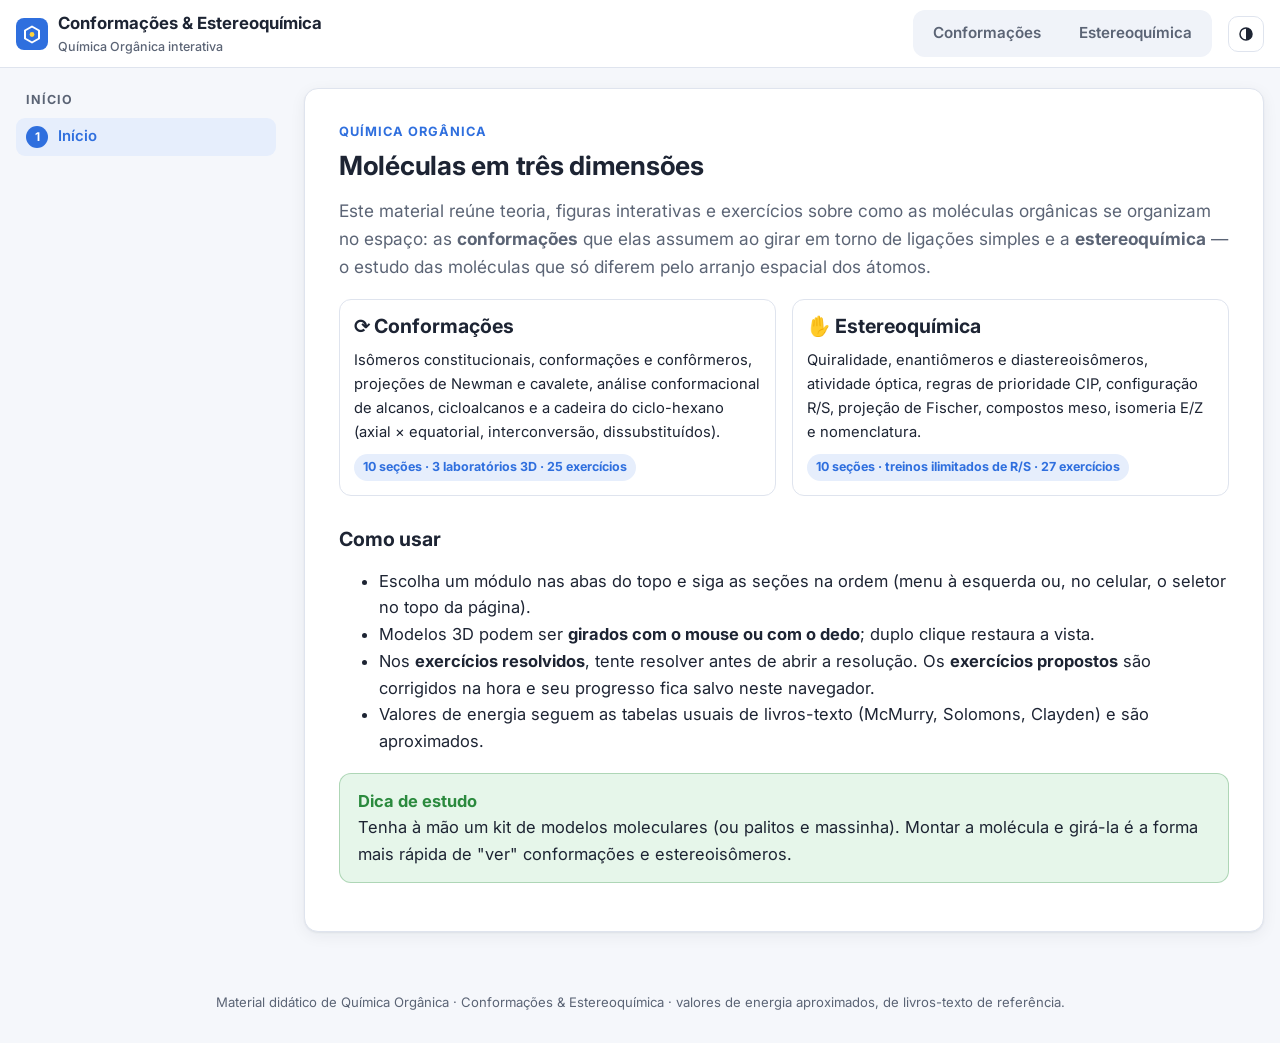
<file: conformacoes-estereoquimica/index.html>
<!doctype html>
<html lang="pt-BR">
<head>
  <meta charset="utf-8">
  <meta name="viewport" content="width=device-width, initial-scale=1">
  <title>Conformações &amp; Estereoquímica</title>
  <meta name="description" content="Material interativo de Química Orgânica: isômeros constitucionais, conformações de alcanos e cicloalcanos (Newman, cavalete, cadeira do ciclo-hexano) e estereoquímica (quiralidade, enantiômeros, diastereoisômeros, R/S, Fischer, E/Z), com exercícios resolvidos e propostos.">
  <link rel="icon" href="favicon.svg" type="image/svg+xml">
  <link rel="preconnect" href="https://fonts.googleapis.com">
  <link rel="preconnect" href="https://fonts.gstatic.com" crossorigin>
  <link href="https://fonts.googleapis.com/css2?family=Inter:wght@400;500;600;700;800&family=Source+Serif+4:ital@0;1&display=swap" rel="stylesheet">
  <link rel="stylesheet" href="css/style.css">
</head>
<body>

<header class="topbar">
  <div class="topbar-inner">
    <a class="brand" href="#inicio">
      <svg viewBox="0 0 32 32" aria-hidden="true"><rect width="32" height="32" rx="8" fill="#2f6fde"/><path d="M9 20.5 L9 12.5 L16 8.5 L23 12.5 L23 20.5 L16 24.5 Z" fill="none" stroke="#fff" stroke-width="2" stroke-linejoin="round"/><circle cx="16" cy="16.5" r="2.4" fill="#ffd43b"/></svg>
      <span>Conformações &amp; Estereoquímica<small>Química Orgânica interativa</small></span>
    </a>
    <nav class="tabs" role="tablist" aria-label="Módulos">
      <button class="tab" role="tab" data-target="conf" aria-selected="false">Conformações</button>
      <button class="tab" role="tab" data-target="estereo" aria-selected="false">Estereoquímica</button>
    </nav>
    <button class="icon-btn" id="theme-btn" type="button" title="Alternar tema claro/escuro" aria-label="Alternar tema"><svg viewBox="0 0 24 24" width="18" height="18" aria-hidden="true"><circle cx="12" cy="12" r="8" fill="none" stroke="currentColor" stroke-width="2"/><path d="M12 4a8 8 0 0 1 0 16z" fill="currentColor"/></svg></button>
  </div>
</header>

<div class="layout">
  <aside class="sidenav" id="sidenav" aria-label="Seções"></aside>

  <main>
    <div class="mobile-nav"><select id="mobile-select" aria-label="Seção"></select></div>

<!-- ================================================================== -->
<!-- INÍCIO                                                              -->
<!-- ================================================================== -->

<section class="page" id="inicio" data-tab="inicio" data-title="Início">
  <span class="kicker">Química Orgânica</span>
  <h2>Moléculas em três dimensões</h2>
  <p class="lead">Este material reúne teoria, figuras interativas e exercícios sobre como as moléculas orgânicas se organizam no espaço: as <b>conformações</b> que elas assumem ao girar em torno de ligações simples e a <b>estereoquímica</b> — o estudo das moléculas que só diferem pelo arranjo espacial dos átomos.</p>
  <div class="hero">
    <a class="card" href="#conf-isomeros">
      <h3 style="margin-top:0">⟳ Conformações</h3>
      <p>Isômeros constitucionais, conformações e confôrmeros, projeções de Newman e cavalete, análise conformacional de alcanos, cicloalcanos e a cadeira do ciclo-hexano (axial × equatorial, interconversão, dissubstituídos).</p>
      <span class="badge">10 seções · 3 laboratórios 3D · 25 exercícios</span>
    </a>
    <a class="card" href="#est-intro">
      <h3 style="margin-top:0">✋ Estereoquímica</h3>
      <p>Quiralidade, enantiômeros e diastereoisômeros, atividade óptica, regras de prioridade CIP, configuração R/S, projeção de Fischer, compostos meso, isomeria E/Z e nomenclatura.</p>
      <span class="badge">10 seções · treinos ilimitados de R/S · 27 exercícios</span>
    </a>
  </div>
  <h3>Como usar</h3>
  <ul>
    <li>Escolha um módulo nas abas do topo e siga as seções na ordem (menu à esquerda ou, no celular, o seletor no topo da página).</li>
    <li>Modelos 3D podem ser <b>girados com o mouse ou com o dedo</b>; duplo clique restaura a vista.</li>
    <li>Nos <b>exercícios resolvidos</b>, tente resolver antes de abrir a resolução. Os <b>exercícios propostos</b> são corrigidos na hora e seu progresso fica salvo neste navegador.</li>
    <li>Valores de energia seguem as tabelas usuais de livros-texto (McMurry, Solomons, Clayden) e são aproximados.</li>
  </ul>
  <div class="box tip"><span class="box-title">Dica de estudo</span>Tenha à mão um kit de modelos moleculares (ou palitos e massinha). Montar a molécula e girá-la é a forma mais rápida de "ver" conformações e estereoisômeros.</div>
</section>

<!-- ================================================================== -->
<!-- CONFORMAÇÕES                                                        -->
<!-- ================================================================== -->

<section class="page" id="conf-isomeros" data-tab="conf" data-title="Isômeros constitucionais">
  <span class="kicker">Conformações · 1</span>
  <h2>Isômeros constitucionais</h2>
  <p class="lead"><b>Isômeros</b> são compostos diferentes que têm a <b>mesma fórmula molecular</b>. Eles se dividem em dois grandes grupos, conforme a diferença esteja na <i>conectividade</i> dos átomos ou apenas no seu <i>arranjo espacial</i>.</p>

  <div class="tree" aria-label="Classificação dos isômeros">
    <div class="node">Isômeros<small>mesma fórmula molecular</small></div>
    <div class="branch">
      <div class="col">
        <div class="node alt">Constitucionais (estruturais)<small>átomos ligados em ordem diferente</small></div>
        <div class="branch">
          <div class="node leaf">cadeia</div><div class="node leaf">posição</div><div class="node leaf">função</div><div class="node leaf">compensação</div><div class="node leaf">tautomeria</div>
        </div>
      </div>
      <div class="col">
        <div class="node alt">Estereoisômeros<small>mesma conectividade, arranjo espacial diferente</small></div>
        <div class="branch">
          <div class="node leaf">Enantiômeros<small>imagens especulares</small></div>
          <div class="node leaf">Diastereoisômeros<small>não são imagens especulares (inclui cis/trans)</small></div>
        </div>
      </div>
    </div>
  </div>

  <div class="box def"><span class="box-title">Definição</span><b>Isômeros constitucionais</b> (ou estruturais) têm a mesma fórmula molecular, mas os átomos estão conectados de maneira diferente. Por isso, recebem <b>nomes IUPAC diferentes</b> e têm propriedades físicas e químicas diferentes.</div>

  <h3>Tipos de isomeria constitucional</h3>
  <div class="cards">
    <div class="card">
      <h4>De cadeia</h4>
      <p>Diferem no tipo de cadeia carbônica (normal × ramificada, aberta × fechada). C<sub>4</sub>H<sub>10</sub>:</p>
      <div class="figs">
        <figure class="fig"><div data-fig="butano"></div><figcaption><b>butano</b><br>PE −0,5 °C</figcaption></figure>
        <figure class="fig"><div data-fig="isobutano"></div><figcaption><b>2-metilpropano</b><br>PE −11,7 °C</figcaption></figure>
      </div>
    </div>
    <div class="card">
      <h4>De posição</h4>
      <p>Mesma cadeia e mesma função, mas o grupo funcional (ou ramificação, ou insaturação) ocupa posição diferente. C<sub>3</sub>H<sub>8</sub>O:</p>
      <div class="figs">
        <figure class="fig"><div data-fig="propan1ol"></div><figcaption><b>propan-1-ol</b></figcaption></figure>
        <figure class="fig"><div data-fig="propan2ol"></div><figcaption><b>propan-2-ol</b></figcaption></figure>
      </div>
    </div>
    <div class="card">
      <h4>De função</h4>
      <p>Pertencem a funções orgânicas diferentes. C<sub>2</sub>H<sub>6</sub>O:</p>
      <div class="figs">
        <figure class="fig"><div data-fig="etanol"></div><figcaption><b>etanol</b> (álcool)<br>PE 78 °C</figcaption></figure>
        <figure class="fig"><div data-fig="dme"></div><figcaption><b>metoximetano</b> (éter)<br>PE −24 °C</figcaption></figure>
      </div>
    </div>
    <div class="card">
      <h4>De compensação (metameria)</h4>
      <p>Diferem na posição de um heteroátomo dentro da cadeia. C<sub>4</sub>H<sub>10</sub>O:</p>
      <div class="figs">
        <figure class="fig"><div data-fig="etoxietano"></div><figcaption><b>etoxietano</b></figcaption></figure>
        <figure class="fig"><div data-fig="metoxipropano"></div><figcaption><b>1-metoxipropano</b></figcaption></figure>
      </div>
    </div>
    <div class="card">
      <h4>Tautomeria</h4>
      <p>Caso especial: os isômeros coexistem em <b>equilíbrio dinâmico</b> pela migração de um H (ex.: equilíbrio ceto-enólico).</p>
      <div class="figs">
        <figure class="fig"><div data-fig="propanona"></div><figcaption><b>propanona</b> (ceto)</figcaption></figure>
        <span class="arrow-sep">⇌</span>
        <figure class="fig"><div data-fig="propenol"></div><figcaption><b>prop-1-en-2-ol</b> (enol)</figcaption></figure>
      </div>
    </div>
  </div>

  <h3>Como reconhecer isômeros constitucionais</h3>
  <ol>
    <li><b>Mesma fórmula molecular?</b> Conte C, H e heteroátomos. Se for diferente, não são isômeros.</li>
    <li><b>Mesma conectividade?</b> Dê o nome IUPAC de cada estrutura. Nomes diferentes (sem considerar prefixos como R/S, cis/trans, E/Z) ⇒ isômeros constitucionais.</li>
    <li>Cuidado com desenhos diferentes da <b>mesma</b> molécula: uma cadeia "dobrada" ou desenhada de trás para frente continua sendo a mesma substância.</li>
  </ol>
  <div class="box tip"><span class="box-title">Ferramenta útil: grau de insaturação</span>
    Para listar isômeros, comece calculando o índice de deficiência de hidrogênio (IDH):
    <div class="formula">IDH = (2C + 2 + N − H − X) / 2</div>
    Cada ligação π ou anel conta 1. Ex.: C<sub>4</sub>H<sub>10</sub>O → IDH = (8 + 2 − 10)/2 = 0 ⇒ só ligações simples e nenhum anel (álcoois e éteres saturados).
  </div>
  <div class="box warn"><span class="box-title">E as conformações?</span>Diferentes conformações de uma molécula (por exemplo, as formas anti e gauche do butano) <b>não</b> mudam a conectividade e se interconvertem rapidamente. Por isso, normalmente não são contadas como isômeros distintos — veja a próxima seção.</div>
</section>

<section class="page" id="conf-conformacoes" data-tab="conf" data-title="Conformações e confôrmeros">
  <span class="kicker">Conformações · 2</span>
  <h2>Conformações e confôrmeros</h2>
  <p class="lead">A ligação σ C–C tem simetria cilíndrica: a sobreposição dos orbitais é a mesma qualquer que seja a rotação em torno do eixo da ligação. Por isso, os grupos ligados aos dois carbonos podem <b>girar</b> sem quebrar a ligação.</p>
  <div class="box def"><span class="box-title">Definições</span>
    <p><b>Conformações</b> são os diferentes arranjos espaciais dos átomos de uma molécula que se interconvertem por <b>rotação em torno de ligações simples</b>.</p>
    <p><b>Confôrmeros</b> (isômeros conformacionais) são as conformações que correspondem a <b>mínimos de energia</b> — as formas em que a molécula passa a maior parte do tempo.</p>
  </div>
  <p>A barreira de rotação no etano é de apenas ~12 kJ/mol: à temperatura ambiente, a energia térmica é suficiente para que cada ligação C–C gire <b>bilhões de vezes por segundo</b>. Por isso, em geral, confôrmeros não podem ser isolados: o que se observa é uma média ponderada pelas populações de cada um.</p>

  <h3>Conformação × configuração</h3>
  <div class="table-wrap"><table>
    <thead><tr><th></th><th>Conformação</th><th>Configuração</th></tr></thead>
    <tbody>
      <tr><td>Como mudar</td><td>Girando ligações simples</td><td>Quebrando e refazendo ligações</td></tr>
      <tr><td>Energia envolvida</td><td>Baixa (≈ 4–60 kJ/mol)</td><td>Alta (≈ 250–400 kJ/mol)</td></tr>
      <tr><td>Isolável?</td><td>Em geral, não</td><td>Sim</td></tr>
      <tr><td>Exemplos</td><td>anti/gauche do butano; cadeiras do ciclo-hexano</td><td>enantiômeros R/S; alcenos E/Z; cis/trans em anéis</td></tr>
    </tbody>
  </table></div>

  <h3>Ângulo diedro (ângulo de torção)</h3>
  <p>Para descrever uma conformação usa-se o <b>ângulo diedro</b> θ: o ângulo entre duas ligações em carbonos vizinhos, observado ao longo da ligação C–C (é exatamente o ângulo que se vê na projeção de Newman). As conformações recebem nomes conforme θ:</p>
  <div class="table-wrap"><table>
    <thead><tr><th>θ</th><th>Nome usual</th><th>Nome sistemático (Klyne–Prelog)</th></tr></thead>
    <tbody>
      <tr><td>0°</td><td>eclipsada (sin)</td><td>sinperiplanar</td></tr>
      <tr><td>60°</td><td>alternada gauche</td><td>sinclinal</td></tr>
      <tr><td>120°</td><td>eclipsada</td><td>anticlinal</td></tr>
      <tr><td>180°</td><td>alternada anti</td><td>antiperiplanar</td></tr>
    </tbody>
  </table></div>
  <p>Conformações <b>alternadas</b> (θ = 60°, 180°, 300°) têm as ligações dos dois carbonos o mais afastadas possível; nas <b>eclipsadas</b> (θ = 0°, 120°, 240°) as ligações ficam sobrepostas quando vistas ao longo do eixo C–C.</p>
  <div class="figs">
    <figure class="fig"><div data-fig="etanoNewmanAlt"></div><figcaption><b>Alternada</b> — mínimo de energia</figcaption></figure>
    <figure class="fig"><div data-fig="etanoNewmanEcl"></div><figcaption><b>Eclipsada</b> — máximo de energia<br>(desenhada ligeiramente girada para mostrar os H de trás)</figcaption></figure>
  </div>
</section>

<section class="page" id="conf-projecoes" data-tab="conf" data-title="Projeções de Newman e cavalete">
  <span class="kicker">Conformações · 3</span>
  <h2>Representando conformações: cunha, cavalete e Newman</h2>
  <p class="lead">Desenhar moléculas tridimensionais no papel exige convenções. Três delas são usadas o tempo todo em análise conformacional.</p>

  <div class="cards">
    <div class="card">
      <h4>1. Cunha e tracejado</h4>
      <p>Linhas comuns no plano do papel; <b>cunha cheia</b> = ligação para a frente (em direção ao leitor); <b>tracejado</b> = ligação para trás.</p>
      <div class="figs"><figure class="fig"><div data-fig="etanoCunha"></div><figcaption>etano (alternado)</figcaption></figure></div>
    </div>
    <div class="card">
      <h4>2. Cavalete (sawhorse)</h4>
      <p>A ligação C–C é vista em perspectiva oblíqua: o carbono da <b>frente</b> fica embaixo, à esquerda; o de <b>trás</b>, em cima, à direita.</p>
      <div class="figs"><figure class="fig"><div data-fig="etanoCavaleteAlt"></div><figcaption>etano alternado em cavalete</figcaption></figure></div>
    </div>
    <div class="card">
      <h4>3. Projeção de Newman</h4>
      <p>Olha-se exatamente ao longo da ligação C–C. Carbono da frente = <b>ponto</b> (ligações saem do centro); carbono de trás = <b>círculo</b> (ligações saem da borda).</p>
      <div class="figs"><figure class="fig"><div data-fig="etanoNewmanAlt"></div><figcaption>etano alternado em Newman</figcaption></figure></div>
    </div>
  </div>

  <h3>Como desenhar uma projeção de Newman</h3>
  <ol>
    <li>Escolha a ligação C–C de interesse e o carbono que ficará na frente.</li>
    <li>Desenhe o círculo (carbono de trás) e as três ligações do carbono da frente, saindo do centro a 120° entre si (uma geralmente na vertical).</li>
    <li>Desenhe as três ligações do carbono de trás saindo da borda do círculo: intercaladas (60° de defasagem) para a alternada ou sobrepostas para a eclipsada.</li>
    <li>Coloque os substituintes nas pontas, mantendo as relações espaciais (quem está "acima", "à direita" etc.).</li>
  </ol>
  <div class="box tip"><span class="box-title">Do cavalete para o Newman</span>Imagine-se olhando o cavalete a partir do carbono da frente (embaixo, à esquerda), ao longo da ligação C–C. O que estiver para cima no cavalete continua para cima no Newman; o que estiver à direita continua à direita.</div>

  <h3>Laboratório: gire a ligação C–C</h3>
  <p>Escolha a molécula e mova o controle deslizante (ou clique em <b>Girar</b>). As três representações e o gráfico de energia são atualizados juntos. O cavalete também pode ser girado com o mouse para você conferir a relação entre as projeções.</p>
  <div data-widget="newmanLab"></div>
</section>

<section class="page" id="conf-analise" data-tab="conf" data-title="Análise conformacional de alcanos">
  <span class="kicker">Conformações · 4</span>
  <h2>Análise conformacional: etano, propano e butano</h2>
  <p class="lead">Nem todas as conformações têm a mesma energia. As diferenças vêm de três tipos de <b>tensão</b>.</p>

  <div class="cards">
    <div class="card"><h4>Tensão torsional (Pitzer)</h4><p>Repulsão entre os pares de elétrons das ligações de carbonos vizinhos quando elas ficam <b>eclipsadas</b>. Existe mesmo entre H pequenos.</p></div>
    <div class="card"><h4>Tensão estérica (van der Waals)</h4><p>Repulsão que surge quando átomos ou grupos são forçados a ficar <b>mais próximos</b> do que a soma de seus raios de van der Waals (ex.: CH₃/CH₃ gauche).</p></div>
    <div class="card"><h4>Tensão angular (Baeyer)</h4><p>Aumento de energia quando os ângulos de ligação se afastam do valor ideal (109,5° para C sp³). Importante em anéis pequenos.</p></div>
  </div>

  <h3>Etano</h3>
  <p>A conformação eclipsada está ~<b>12 kJ/mol</b> (2,9 kcal/mol) acima da alternada. Como há três interações H/H eclipsadas, cada uma custa ≈ 4,0 kJ/mol. Essa energia é <b>exclusivamente torsional</b>: os H são pequenos demais para colidir.</p>

  <h3>Propano</h3>
  <p>Na rotação em torno de C1–C2, a eclipsada tem duas interações H/H (2 × 4,0) e uma CH₃/H (6,0): barreira ≈ <b>14 kJ/mol</b>.</p>
  <div class="figs">
    <figure class="fig"><div data-fig="propanoNewmanAlt"></div><figcaption>propano alternado (0 kJ/mol)</figcaption></figure>
    <figure class="fig"><div data-fig="propanoNewmanEcl"></div><figcaption>propano eclipsado (≈ 14 kJ/mol)</figcaption></figure>
  </div>

  <h3>Custos de interações (valores de referência)</h3>
  <div class="table-wrap"><table>
    <thead><tr><th>Interação</th><th>Causa</th><th class="num">kJ/mol</th><th class="num">kcal/mol</th></tr></thead>
    <tbody>
      <tr><td>H / H eclipsados</td><td>torsional</td><td class="num">4,0</td><td class="num">1,0</td></tr>
      <tr><td>H / CH₃ eclipsados</td><td>principalmente torsional</td><td class="num">6,0</td><td class="num">1,4</td></tr>
      <tr><td>CH₃ / CH₃ eclipsados</td><td>torsional + estérica</td><td class="num">11</td><td class="num">2,6</td></tr>
      <tr><td>CH₃ / CH₃ gauche</td><td>estérica</td><td class="num">3,8</td><td class="num">0,9</td></tr>
    </tbody>
  </table></div>

  <h3>Butano (rotação em torno de C2–C3)</h3>
  <p>Agora cada carbono central carrega um CH₃. Tomando como referência o diedro θ entre os dois metilas:</p>
  <div class="figs">
    <figure class="fig"><div data-fig="buAnti"></div><figcaption><b>Anti</b> (180°)<br>0 kJ/mol</figcaption></figure>
    <figure class="fig"><div data-fig="buGauche"></div><figcaption><b>Gauche</b> (60°)<br>3,8 kJ/mol</figcaption></figure>
    <figure class="fig"><div data-fig="buEcl120"></div><figcaption><b>Eclipsada</b> (120°)<br>2 × 6,0 + 4,0 = 16 kJ/mol</figcaption></figure>
    <figure class="fig"><div data-fig="buSin"></div><figcaption><b>Totalmente eclipsada</b> (0°)<br>11 + 2 × 4,0 = 19 kJ/mol</figcaption></figure>
  </div>
  <figure class="fig wide plain"><div data-fig="buEnergia" style="width:100%"></div><figcaption>Energia potencial do butano em função do ângulo diedro CH₃–C2–C3–CH₃.</figcaption></figure>

  <div class="box def"><span class="box-title">Conclusões para o butano</span>
    <ul style="margin:0">
      <li>A conformação <b>anti</b> é a mais estável (os metilas ficam o mais afastados possível).</li>
      <li>As duas <b>gauche</b> são confôrmeros (mínimos locais), 3,8 kJ/mol acima da anti, por tensão estérica.</li>
      <li>A maior barreira (19 kJ/mol) corresponde à conformação totalmente eclipsada.</li>
      <li>A 25 °C, cerca de <b>70 % anti</b> e <b>30 % gauche</b> (somando as duas formas gauche).</li>
    </ul>
  </div>

  <h3>Populações de confôrmeros</h3>
  <p>A razão entre as populações de dois confôrmeros em equilíbrio é dada pela relação termodinâmica:</p>
  <div class="formula">ΔG° = −RT ln K  ⇔  K = e<sup>−ΔG°/RT</sup></div>
  <p>com R = 8,314 J·mol<sup>−1</sup>·K<sup>−1</sup> e RT ≈ 2,48 kJ/mol a 25 °C. Diferenças de alguns kJ/mol já produzem preferências marcantes: 5,7 kJ/mol ⇒ 10 : 1; 11,4 kJ/mol ⇒ 100 : 1.</p>

  <div class="box tip"><span class="box-title">Alcanos maiores</span>Em cadeias longas, cada ligação C–C prefere a conformação anti. Por isso a forma mais estável é o <b>zigue-zague</b> com todas as ligações anti — exatamente o desenho usado nas fórmulas de esqueleto. Em solução, porém, há sempre uma fração de ligações gauche.</div>
</section>

<section class="page" id="conf-ex-alcanos" data-tab="conf" data-title="Exercícios: isômeros e alcanos" data-ex>
  <span class="kicker">Conformações · Exercícios</span>
  <h2>Exercícios — isômeros e conformações de alcanos</h2>

  <h3>Exercícios resolvidos</h3>

  <div class="ex">
    <div class="ex-head"><span class="ex-num">R1</span><span>Desenhe todos os isômeros constitucionais de fórmula C<sub>5</sub>H<sub>12</sub> e dê seus nomes.</span></div>
    <details class="sol"><summary>Ver resolução</summary><div class="sol-body">
      <p>IDH = (10 + 2 − 12)/2 = 0: só ligações simples, sem anéis. Organize pela cadeia principal: 5 carbonos, depois 4 carbonos + 1 ramificação, depois 3 carbonos + 2 ramificações.</p>
      <div class="figs">
        <figure class="fig"><div data-fig="pentano"></div><figcaption><b>pentano</b> (PE 36 °C)</figcaption></figure>
        <figure class="fig"><div data-fig="metilbutano"></div><figcaption><b>2-metilbutano</b> (PE 28 °C)</figcaption></figure>
        <figure class="fig"><div data-fig="dimetilpropano"></div><figcaption><b>2,2-dimetilpropano</b> (PE 10 °C)</figcaption></figure>
      </div>
      <p>São <b>três</b> isômeros de cadeia. Note que o ponto de ebulição diminui com a ramificação (menor superfície de contato → forças de London mais fracas).</p>
    </div></details>
  </div>

  <div class="ex">
    <div class="ex-head"><span class="ex-num">R2</span><span>Quantos isômeros constitucionais têm fórmula C<sub>4</sub>H<sub>10</sub>O? Desenhe-os.</span></div>
    <details class="sol"><summary>Ver resolução</summary><div class="sol-body">
      <p>IDH = 0 → só álcoois e éteres saturados. <b>Álcoois</b> (O–H): o OH pode ficar nas duas cadeias de 4 carbonos (butano e 2-metilpropano), em carbonos não equivalentes:</p>
      <div class="figs">
        <figure class="fig"><div data-fig="butan1ol"></div><figcaption>butan-1-ol</figcaption></figure>
        <figure class="fig"><div data-fig="butan2ol"></div><figcaption>butan-2-ol</figcaption></figure>
        <figure class="fig"><div data-fig="metilpropan1ol"></div><figcaption>2-metilpropan-1-ol</figcaption></figure>
        <figure class="fig"><div data-fig="metilpropan2ol"></div><figcaption>2-metilpropan-2-ol</figcaption></figure>
      </div>
      <p><b>Éteres</b> (C–O–C): divida os 4 carbonos entre os dois lados do oxigênio (1+3 ou 2+2):</p>
      <div class="figs">
        <figure class="fig"><div data-fig="metoxipropano"></div><figcaption>1-metoxipropano</figcaption></figure>
        <figure class="fig"><div data-fig="metoxi2propano"></div><figcaption>2-metoxipropano</figcaption></figure>
        <figure class="fig"><div data-fig="etoxietano"></div><figcaption>etoxietano</figcaption></figure>
      </div>
      <p>Total: <b>7 isômeros constitucionais</b> (4 álcoois + 3 éteres). Álcoois × éteres: isomeria de função; butan-1-ol × butan-2-ol: de posição; butan-1-ol × 2-metilpropan-1-ol: de cadeia; etoxietano × metoxipropano: de compensação.</p>
    </div></details>
  </div>

  <div class="ex">
    <div class="ex-head"><span class="ex-num">R3</span><span>Calcule a energia da conformação eclipsada do propano e explique por que ela é maior que a do etano.</span></div>
    <details class="sol"><summary>Ver resolução</summary><div class="sol-body">
      <div class="figs"><figure class="fig"><div data-fig="propanoNewmanEcl"></div><figcaption>propano eclipsado (C1–C2)</figcaption></figure></div>
      <p>Na eclipsada do propano há <b>2 interações H/H</b> (2 × 4,0 = 8,0 kJ/mol) e <b>1 interação CH₃/H</b> (6,0 kJ/mol): total ≈ <b>14 kJ/mol</b>. No etano são 3 interações H/H = 12 kJ/mol. O grupo metila é maior que o H, e ao eclipsar um H soma tensão estérica à torsional.</p>
    </div></details>
  </div>

  <div class="ex">
    <div class="ex-head"><span class="ex-num">R4</span><span>Considere a rotação em torno da ligação C2–C3 do 2,3-dimetilbutano. Desenhe as três conformações alternadas em projeção de Newman, calcule a energia de cada uma e indique a mais estável.</span></div>
    <details class="sol"><summary>Ver resolução</summary><div class="sol-body">
      <p>Cada carbono (C2 e C3) carrega <b>um H e dois CH₃</b>. Nas alternadas só há interações gauche entre metilas (3,8 kJ/mol cada). Basta contar os pares CH₃/CH₃ a 60°:</p>
      <div class="figs">
        <figure class="fig"><div data-fig="dmbA"></div><figcaption><b>A</b>: H anti a H<br>2 gauche → 7,6 kJ/mol</figcaption></figure>
        <figure class="fig"><div data-fig="dmbB"></div><figcaption><b>B</b>: 3 gauche → 11,4 kJ/mol</figcaption></figure>
        <figure class="fig"><div data-fig="dmbC"></div><figcaption><b>C</b>: 3 gauche → 11,4 kJ/mol</figcaption></figure>
      </div>
      <p>A conformação <b>A</b> (com os dois H em anti) é a mais estável. B e C têm a mesma energia (são imagens especulares uma da outra).</p>
    </div></details>
  </div>

  <div class="ex">
    <div class="ex-head"><span class="ex-num">R5</span><span>A conformação gauche do butano está 3,8 kJ/mol acima da anti. Estime a porcentagem de moléculas na conformação anti a 25 °C.</span></div>
    <details class="sol"><summary>Ver resolução</summary><div class="sol-body">
      <p>Para cada forma gauche: [gauche]/[anti] = e<sup>−3800/(8,314 × 298)</sup> = e<sup>−1,53</sup> ≈ 0,22.</p>
      <p>Mas existem <b>duas</b> conformações gauche (θ = 60° e 300°), de mesma energia. Então:</p>
      <div class="formula">%anti = 1 / (1 + 2 × 0,22) = 1 / 1,44 ≈ 0,70 → 70 % anti e 30 % gauche</div>
    </div></details>
  </div>

  <div class="ex">
    <div class="ex-head"><span class="ex-num">R6</span><span>Desenhe, em Newman (ao longo de C1–C2), a conformação mais estável e a menos estável do 1-cloropropano.</span></div>
    <details class="sol"><summary>Ver resolução</summary><div class="sol-body">
      <p>C1 carrega Cl, H, H; C2 carrega CH₃, H, H. Raciocínio igual ao do butano: os dois grupos maiores devem ficar em <b>anti</b> (mais estável); a menos estável é a eclipsada com Cl sobre CH₃ (θ = 0°).</p>
      <div class="figs"><figure class="fig"><div data-fig="cloropropanoAnti"></div><figcaption>conformação anti — mais estável</figcaption></figure></div>
    </div></details>
  </div>

  <h3>Exercícios propostos</h3>
  <p class="hint">Clique na alternativa para ver a correção comentada. Seu progresso fica salvo neste navegador.</p>
  <div data-quiz="conf-alcanos"></div>

  <h3>Para resolver no caderno</h3>
  <div class="ex">
    <div class="ex-head"><span class="ex-num">D1</span><span>Desenhe os cinco isômeros constitucionais de C<sub>6</sub>H<sub>14</sub> e classifique a relação entre hexano e 3-metilpentano.</span></div>
    <details class="sol"><summary>Ver resposta</summary><div class="sol-body">
      <div class="figs">
        <figure class="fig"><div data-fig="hexano"></div><figcaption>hexano</figcaption></figure>
        <figure class="fig"><div data-fig="metilpentano2"></div><figcaption>2-metilpentano</figcaption></figure>
        <figure class="fig"><div data-fig="metilpentano3"></div><figcaption>3-metilpentano</figcaption></figure>
        <figure class="fig"><div data-fig="dimetilbutano22"></div><figcaption>2,2-dimetilbutano</figcaption></figure>
        <figure class="fig"><div data-fig="dimetilbutano23"></div><figcaption>2,3-dimetilbutano</figcaption></figure>
      </div>
      <p>Hexano e 3-metilpentano: isômeros de <b>cadeia</b>.</p>
    </div></details>
  </div>
  <div class="ex">
    <div class="ex-head"><span class="ex-num">D2</span><span>Esboce o gráfico de energia × ângulo diedro para a rotação em torno de C1–C2 do propano e indique o valor da barreira.</span></div>
    <details class="sol"><summary>Ver resposta</summary><div class="sol-body"><p>Curva com três máximos iguais (eclipsadas, ≈ 14 kJ/mol) em 0°, 120° e 240° e três mínimos iguais (alternadas) em 60°, 180° e 300° — parecida com a do etano, porém com barreira maior. Use o laboratório da seção 3 (molécula: propano) para conferir.</p></div></details>
  </div>
  <div class="ex">
    <div class="ex-head"><span class="ex-num">D3</span><span>Para o 2-metilbutano, analisando a ligação C2–C3, quantas interações gauche CH₃/CH₃ existem na conformação alternada mais estável?</span></div>
    <details class="sol"><summary>Ver resposta</summary><div class="sol-body"><p>C2 tem H, CH₃, CH₃; C3 tem CH₃, H, H. Colocando o CH₃ de C3 em anti a um dos CH₃ de C2, ele fica gauche apenas ao outro CH₃: <b>1 interação gauche</b> (≈ 3,8 kJ/mol). Se o CH₃ de C3 ficar anti ao H de C2, ele fica gauche aos dois metilas (7,6 kJ/mol).</p></div></details>
  </div>
</section>

<section class="page" id="conf-cicloalcanos" data-tab="conf" data-title="Cicloalcanos e tensão de anel">
  <span class="kicker">Conformações · 5</span>
  <h2>Cicloalcanos e tensão de anel</h2>
  <p class="lead">Cicloalcanos (C<sub>n</sub>H<sub>2n</sub>) têm a rotação das ligações restringida pelo anel. Nem todos os anéis são igualmente estáveis.</p>
  <div class="figs">
    <figure class="fig"><div data-fig="ciclopropano"></div><figcaption>ciclopropano</figcaption></figure>
    <figure class="fig"><div data-fig="ciclobutano"></div><figcaption>ciclobutano</figcaption></figure>
    <figure class="fig"><div data-fig="ciclopentano"></div><figcaption>ciclopentano</figcaption></figure>
    <figure class="fig"><div data-fig="ciclohexano"></div><figcaption>ciclo-hexano</figcaption></figure>
  </div>

  <h3>A teoria das tensões de Baeyer (1885)</h3>
  <p>Baeyer supôs que os anéis fossem <b>planos</b>. Os ângulos internos seriam 60° (C3), 90° (C4), 108° (C5) e 120° (C6); quanto mais distante de 109,5°, maior a tensão angular. Ele previu corretamente que ciclopropano e ciclobutano são tensionados, mas errou ao prever tensão crescente para anéis maiores: os anéis com 6 ou mais carbonos <b>não são planos</b> e conseguem ângulos próximos de 109,5°.</p>
  <p>A tensão real é medida pelos <b>calores de combustão</b>: compara-se o calor liberado por CH₂ com o de um alcano de cadeia aberta (≈ 658,6 kJ/mol por CH₂). O excesso é a tensão do anel.</p>
  <figure class="fig wide plain"><div data-fig="tensaoAnel" style="width:100%;max-width:520px;margin:auto"></div><figcaption>Tensão de anel total (kJ/mol, valores aproximados).</figcaption></figure>

  <div class="cards">
    <div class="card"><h4>Ciclopropano (≈ 115 kJ/mol)</h4><p>Obrigatoriamente <b>plano</b>: ângulos de 60° e todos os H eclipsados. A sobreposição dos orbitais é ruim (ligações "banana", curvas), o que torna as ligações C–C mais fracas e reativas.</p></div>
    <div class="card"><h4>Ciclobutano (≈ 110 kJ/mol)</h4><p>Ligeiramente <b>dobrado</b> (~25° fora do plano): os ângulos caem para ~88°, aumentando a tensão angular, mas a tensão torsional diminui.</p></div>
    <div class="card"><h4>Ciclopentano (≈ 26 kJ/mol)</h4><p>Conformação <b>envelope</b>: quatro carbonos quase no plano e um "dobrado" para fora. Ângulos próximos de 108°; a tensão restante é principalmente torsional.</p></div>
    <div class="card"><h4>Ciclo-hexano (≈ 0 kJ/mol)</h4><p>Adota a conformação em <b>cadeira</b>, com ângulos de ~111° e todas as ligações alternadas: praticamente livre de tensão. É o anel mais comum na natureza.</p></div>
  </div>

  <h3>Isomeria cis/trans em cicloalcanos</h3>
  <p>Como as ligações do anel não giram livremente, dois substituintes podem ficar do <b>mesmo lado</b> do anel (<b>cis</b>) ou em <b>lados opostos</b> (<b>trans</b>). São estereoisômeros (diastereoisômeros) que só se interconvertem quebrando ligações.</p>
  <div class="figs">
    <figure class="fig"><div data-fig="cisCiclopentano"></div><figcaption><b>cis</b>-1,2-dimetilciclopentano</figcaption></figure>
    <figure class="fig"><div data-fig="transCiclopentano"></div><figcaption><b>trans</b>-1,2-dimetilciclopentano</figcaption></figure>
  </div>
</section>

<section class="page" id="conf-ciclohexano" data-tab="conf" data-title="Ciclo-hexano: a cadeira">
  <span class="kicker">Conformações · 6</span>
  <h2>Ciclo-hexano: a conformação em cadeira</h2>
  <p class="lead">Se o ciclo-hexano fosse plano, teria ângulos de 120° e doze H eclipsados. Ao "dobrar" dois carbonos opostos — um para cima e outro para baixo — forma-se a <b>cadeira</b>: ângulos de ~111° e todas as ligações C–H alternadas.</p>

  <h3>Hidrogênios axiais e equatoriais</h3>
  <p>Na cadeira, os 12 H se dividem em dois conjuntos de 6:</p>
  <div class="cards">
    <div class="card"><h4 style="color:var(--ax)">Axiais (a)</h4><p>Paralelos ao eixo de simetria do anel (verticais no desenho). Alternam: um para cima, o seguinte para baixo, e assim por diante.</p></div>
    <div class="card"><h4 style="color:var(--eq)">Equatoriais (e)</h4><p>Apontam para fora, aproximadamente no "equador" do anel, levemente inclinados para cima ou para baixo (sempre no sentido oposto ao axial do mesmo carbono).</p></div>
  </div>
  <div class="figs">
    <figure class="fig"><div data-fig="cadeiraAE"></div><figcaption>H <b style="color:var(--ax)">axiais</b> e <b style="color:var(--eq)">equatoriais</b> (arraste para girar)</figcaption></figure>
  </div>
  <div class="box def"><span class="box-title">Regras fundamentais</span>
    <ul style="margin:0">
      <li>Cada carbono tem <b>uma</b> ligação axial e <b>uma</b> equatorial.</li>
      <li>Cada carbono tem uma ligação "para cima" e outra "para baixo".</li>
      <li>Nos carbonos que apontam para cima no anel, a ligação axial aponta para cima; nos que apontam para baixo, a axial aponta para baixo.</li>
    </ul>
  </div>

  <h3>Como desenhar a cadeira</h3>
  <div data-fig="passosCadeira"></div>
  <div class="box tip"><span class="box-title">Truque das equatoriais</span>Cada ligação equatorial é paralela a duas ligações do anel: as ligações que estão "uma adiante" (não as que tocam o carbono). Se as equatoriais ficarem paralelas às axiais ou apontando para dentro, o desenho está errado.</div>

  <h3>Explore em 3D</h3>
  <p>Use o laboratório abaixo para ver os H axiais e equatoriais, olhar a cadeira de cima, ou alinhar a vista com a ligação C1–C2 — você verá uma projeção de Newman com todas as ligações <b>alternadas</b>, a razão da estabilidade da cadeira.</p>
  <div data-widget="chairLab"></div>

  <h3>Outras conformações do ciclo-hexano</h3>
  <div class="cards">
    <div class="card"><h4>Bote (≈ 29 kJ/mol)</h4><p>Os ângulos são bons, mas há quatro pares de H eclipsados e os dois H "<b>mastro</b>" (flagpole), nas pontas do bote, ficam muito próximos (~1,8 Å).</p></div>
    <div class="card"><h4>Bote torcido (≈ 23 kJ/mol)</h4><p>Uma leve torção do bote afasta os H mastro e reduz os eclipsamentos. É um mínimo local de energia.</p></div>
    <div class="card"><h4>Meia-cadeira (≈ 45 kJ/mol)</h4><p>Cinco carbonos quase no mesmo plano: grande tensão angular e torsional. É o <b>estado de transição</b> da interconversão.</p></div>
  </div>
  <figure class="fig wide plain"><div data-fig="cicloEnergia" style="width:100%;max-width:640px;margin:auto"></div><figcaption>Perfil de energia da interconversão cadeira ⇄ cadeira (valores aproximados).</figcaption></figure>
  <p>A 25 °C, mais de 99,9 % das moléculas de ciclo-hexano estão em cadeira.</p>
</section>

<section class="page" id="conf-substituintes" data-tab="conf" data-title="Interconversão e monossubstituídos">
  <span class="kicker">Conformações · 7</span>
  <h2>Interconversão da cadeira e ciclo-hexanos monossubstituídos</h2>
  <p class="lead">A barreira de ~45 kJ/mol é baixa: a cadeira se "inverte" cerca de <b>100 mil vezes por segundo</b> à temperatura ambiente (<i>ring flip</i>).</p>
  <div class="box def"><span class="box-title">O que acontece na interconversão</span>
    <ul style="margin:0">
      <li>Todas as posições <b>axiais</b> tornam-se <b>equatoriais</b> e vice-versa.</li>
      <li>Um grupo que apontava <b>para cima</b> continua apontando <b>para cima</b> (nenhuma ligação é quebrada).</li>
      <li>Os carbonos que formavam a "ponta para cima" passam a formar a "ponta para baixo".</li>
    </ul>
  </div>
  <p>No ciclo-hexano as duas cadeiras são idênticas. Com um substituinte, porém, elas deixam de ter a mesma energia.</p>

  <h3>Metilciclo-hexano: interações 1,3-diaxiais</h3>
  <div class="figs">
    <figure class="fig"><div data-fig="cadeiraMetilAx"></div><figcaption>CH₃ <b>axial</b>: interações 1,3-diaxiais com os H axiais de C3 e C5 (tracejado)</figcaption></figure>
    <span class="arrow-sep">⇌</span>
    <figure class="fig"><div data-fig="cadeiraMetilEq"></div><figcaption>CH₃ <b>equatorial</b>: aponta para fora do anel, sem interações 1,3-diaxiais</figcaption></figure>
  </div>
  <p>Com o metila axial, ele fica a cerca de 2,7 Å dos H axiais dos carbonos 3 e 5, do mesmo lado do anel: são as <b>interações 1,3-diaxiais</b>, de natureza estérica. Cada uma custa ≈ 3,8 kJ/mol — exatamente o mesmo que uma interação gauche no butano. Não é coincidência: o CH₃ axial está <b>gauche</b> em relação às ligações C3–C2 e C5–C6 do anel; equatorial, ele fica <b>anti</b>.</p>
  <div class="formula">ΔG° = 2 × 3,8 = 7,6 kJ/mol  ⇒  K = e<sup>7,6/2,48</sup> ≈ 21  ⇒  ≈ 95 % equatorial : 5 % axial</div>

  <h3>Outros substituintes</h3>
  <p>Quanto maior o grupo (perto do anel), maior a preferência pela posição equatorial. A tabela traz o custo de uma interação 1,3-diaxial H/Y; o custo total de deixar Y axial é o dobro (duas interações).</p>
  <div data-widget="aValueTable"></div>
  <div class="box warn"><span class="box-title">Repare</span>
    <ul style="margin:0">
      <li>O <b>terc-butila</b> praticamente "trava" o anel com ele em equatorial (≈ 99,99 %).</li>
      <li>Halogênios, apesar de grandes, têm custo baixo: a ligação C–X é longa, afastando o halogênio dos H axiais.</li>
      <li>CH₃, CH₂CH₃ e CH(CH₃)₂ têm custos parecidos porque etila e isopropila podem girar e apontar um H para dentro do anel. O t-Bu não tem essa opção.</li>
    </ul>
  </div>

  <h3>Laboratório: escolha o substituinte e inverta a cadeira</h3>
  <div data-widget="chairLab"></div>
</section>

<section class="page" id="conf-dissubstituidos" data-tab="conf" data-title="Ciclo-hexanos dissubstituídos">
  <span class="kicker">Conformações · 8</span>
  <h2>Ciclo-hexanos dissubstituídos: cis/trans e conformação</h2>
  <p class="lead">Com dois substituintes, é preciso analisar <b>as duas cadeiras</b> de cada isômero e somar as interações.</p>

  <h3>Desenhos planos × cadeiras</h3>
  <p>Em desenhos planos, cunha = para cima, tracejado = para baixo. <b>cis</b>: ambos do mesmo lado; <b>trans</b>: lados opostos.</p>
  <div class="figs">
    <figure class="fig"><div data-fig="cis12"></div><figcaption><b>cis</b>-1,2-dimetil</figcaption></figure>
    <figure class="fig"><div data-fig="trans12"></div><figcaption><b>trans</b>-1,2-dimetil</figcaption></figure>
    <figure class="fig"><div data-fig="cis13"></div><figcaption><b>cis</b>-1,3-dimetil</figcaption></figure>
    <figure class="fig"><div data-fig="trans14"></div><figcaption><b>trans</b>-1,4-dimetil</figcaption></figure>
  </div>

  <h3>Tabela-resumo das posições</h3>
  <div class="table-wrap"><table>
    <thead><tr><th>Relação</th><th>cis</th><th>trans</th></tr></thead>
    <tbody>
      <tr><td><b>1,2</b></td><td>(a,e) ⇄ (e,a)</td><td>(e,e) ⇄ (a,a)</td></tr>
      <tr><td><b>1,3</b></td><td>(e,e) ⇄ (a,a)</td><td>(a,e) ⇄ (e,a)</td></tr>
      <tr><td><b>1,4</b></td><td>(a,e) ⇄ (e,a)</td><td>(e,e) ⇄ (a,a)</td></tr>
    </tbody>
  </table></div>
  <div class="box tip"><span class="box-title">Como lembrar sem decorar</span>Em cada carbono há uma ligação para cima e uma para baixo; em carbonos vizinhos, se a de cima é axial em um, no outro a de cima é equatorial. Assim: vizinhos (1,2) com a mesma face → (a,e); alternados (1,3) com a mesma face → (a,a) ou (e,e); opostos (1,4) se comportam como 1,2.</div>

  <h3>Exemplo: trans-1,2-dimetilciclo-hexano</h3>
  <div class="figs">
    <figure class="fig"><div data-fig="trans12aa"></div><figcaption>(a,a): 4 interações 1,3-diaxiais<br>4 × 3,8 = 15,2 kJ/mol</figcaption></figure>
    <span class="arrow-sep">⇌</span>
    <figure class="fig"><div data-fig="trans12ee"></div><figcaption>(e,e): 1 interação gauche CH₃/CH₃<br>≈ 3,8 kJ/mol</figcaption></figure>
  </div>
  <p>A forma diequatorial é favorecida por ≈ 11,4 kJ/mol (> 99 %). Contorno vermelho = axial; azul = equatorial.</p>

  <h3>Exemplo: cis-1,2-dimetilciclo-hexano</h3>
  <div class="figs">
    <figure class="fig"><div data-fig="cis12ae"></div><figcaption>(a,e): 2 × 3,8 + 3,8 (gauche) = 11,4 kJ/mol</figcaption></figure>
    <span class="arrow-sep">⇌</span>
    <figure class="fig"><div data-fig="cis12ea"></div><figcaption>(e,a): também 11,4 kJ/mol</figcaption></figure>
  </div>
  <p>As duas cadeiras têm a mesma energia (50 : 50). Comparando os isômeros: o trans (3,8) é mais estável que o cis (11,4) por ≈ 7,6 kJ/mol.</p>

  <div class="box def"><span class="box-title">Regra prática</span>
    <ol style="margin:0">
      <li>Desenhe as duas cadeiras do isômero (mantendo cada grupo na sua face: cima/baixo).</li>
      <li>Classifique cada grupo como axial ou equatorial.</li>
      <li>A cadeira mais estável é a que deixa <b>equatorial o maior número de grupos</b>; se for obrigatório ter um grupo axial, que seja o <b>menor</b>.</li>
    </ol>
  </div>

  <h3>Laboratório: compare as duas cadeiras</h3>
  <div data-widget="disubLab"></div>

  <div class="box tip"><span class="box-title">Curiosidade</span>Na β-D-glicose, todos os substituintes do anel (OH e CH₂OH) ficam em posições equatoriais na cadeira mais estável — uma das razões de ela ser a aldo-hexose mais abundante na natureza.</div>
</section>

<section class="page" id="conf-ex-ciclo" data-tab="conf" data-title="Exercícios: cicloalcanos" data-ex>
  <span class="kicker">Conformações · Exercícios</span>
  <h2>Exercícios — cicloalcanos e ciclo-hexano</h2>

  <h3>Exercícios resolvidos</h3>

  <div class="ex">
    <div class="ex-head"><span class="ex-num">R1</span><span>Desenhe as duas cadeiras do clorociclo-hexano, indique a mais estável e calcule a composição de equilíbrio a 25 °C (1 interação H/Cl = 1,0 kJ/mol).</span></div>
    <details class="sol"><summary>Ver resolução</summary><div class="sol-body">
      <p>Cl axial: 2 interações 1,3-diaxiais → ΔG° = 2 × 1,0 = 2,0 kJ/mol a favor do Cl equatorial.</p>
      <div class="formula">K = e<sup>2,0/2,48</sup> = e<sup>0,81</sup> ≈ 2,2  ⇒  2,2/3,2 ≈ 69 % equatorial e 31 % axial</div>
      <p>Bem menos seletivo que o metila (95 %), porque a ligação C–Cl é longa e o Cl axial fica relativamente afastado dos H de C3 e C5.</p>
    </div></details>
  </div>

  <div class="ex">
    <div class="ex-head"><span class="ex-num">R2</span><span>Qual a porcentagem de isopropilciclo-hexano com o grupo em posição equatorial a 25 °C? (1 interação H/iPr = 4,6 kJ/mol)</span></div>
    <details class="sol"><summary>Ver resolução</summary><div class="sol-body">
      <p>ΔG° = 2 × 4,6 = 9,2 kJ/mol → K = e<sup>9,2/2,48</sup> = e<sup>3,71</sup> ≈ 41 → 41/42 ≈ <b>97,6 % equatorial</b>.</p>
    </div></details>
  </div>

  <div class="ex">
    <div class="ex-head"><span class="ex-num">R3</span><span>Desenhe a conformação mais estável do <b>cis</b>-1-terc-butil-4-metilciclo-hexano.</span></div>
    <details class="sol"><summary>Ver resolução</summary><div class="sol-body">
      <p>1,4-cis ⇒ uma cadeira (a,e) e outra (e,a): um dos grupos é obrigatoriamente axial. Comparando: t-Bu axial custa 22,8 kJ/mol; CH₃ axial custa 7,6 kJ/mol. A cadeira mais estável tem <b>t-Bu equatorial e CH₃ axial</b>.</p>
      <div class="figs"><figure class="fig"><div data-fig="tBuMe"></div><figcaption>t-Bu equatorial (contorno azul), CH₃ axial (contorno vermelho)</figcaption></figure></div>
      <p>Diferença entre as cadeiras ≈ 22,8 − 7,6 = 15,2 kJ/mol → praticamente só essa conformação existe.</p>
    </div></details>
  </div>

  <div class="ex">
    <div class="ex-head"><span class="ex-num">R4</span><span>Qual é mais estável, <b>cis</b>- ou <b>trans</b>-1,3-dimetilciclo-hexano? Justifique com as cadeiras.</span></div>
    <details class="sol"><summary>Ver resolução</summary><div class="sol-body">
      <p><b>cis-1,3</b>: (e,e) ⇄ (a,a). A (e,e) não tem metilas axiais (≈ 0 kJ/mol); a (a,a) é muito desfavorável (os dois metilas axiais se repelem, ≈ 23 kJ/mol). Praticamente todo o cis está em (e,e).</p>
      <p><b>trans-1,3</b>: (a,e) ⇄ (e,a), ambas com um metila axial (7,6 kJ/mol).</p>
      <p>Logo, o <b>cis</b>-1,3 é mais estável que o trans-1,3, por ≈ 7,6 kJ/mol. (Repare: em 1,2 e 1,4 é o trans que é mais estável.)</p>
    </div></details>
  </div>

  <div class="ex">
    <div class="ex-head"><span class="ex-num">R5</span><span>No <b>cis</b>-1-etil-2-metilciclo-hexano, qual cadeira predomina? Estime a proporção.</span></div>
    <details class="sol"><summary>Ver resolução</summary><div class="sol-body">
      <p>1,2-cis ⇒ (a,e) ⇄ (e,a). Em ambas há uma interação gauche entre os grupos vizinhos (que se cancela na comparação). Resta comparar qual grupo fica axial:</p>
      <ul><li>Et axial: 2 × 4,0 = 8,0 kJ/mol</li><li>CH₃ axial: 2 × 3,8 = 7,6 kJ/mol</li></ul>
      <p>ΔG° ≈ 0,4 kJ/mol a favor do <b>CH₃ axial / Et equatorial</b>. K = e<sup>0,4/2,48</sup> ≈ 1,17 → ≈ 54 : 46. Quase meio a meio: grupos de tamanhos parecidos geram pouca preferência.</p>
    </div></details>
  </div>

  <div class="ex">
    <div class="ex-head"><span class="ex-num">R6</span><span>Por que o ciclobutano não é plano, se isso deixaria seus ângulos (90°) mais próximos de 109,5° do que os de uma forma dobrada (88°)?</span></div>
    <details class="sol"><summary>Ver resolução</summary><div class="sol-body">
      <p>No ciclobutano plano, todos os oito H estariam eclipsados (grande tensão torsional). Dobrando o anel (~25°), os H ficam parcialmente alternados. O pequeno aumento de tensão angular é compensado com folga pela redução da tensão torsional: a conformação real é a de menor energia <b>total</b>.</p>
    </div></details>
  </div>

  <h3>Exercícios propostos</h3>
  <p class="hint">Clique na alternativa para ver a correção comentada.</p>
  <div data-quiz="conf-ciclo"></div>

  <h3>Para resolver no caderno</h3>
  <div class="ex">
    <div class="ex-head"><span class="ex-num">D1</span><span>Desenhe as duas cadeiras do <b>trans</b>-1-terc-butil-3-metilciclo-hexano e indique a mais estável.</span></div>
    <details class="sol"><summary>Ver resposta</summary><div class="sol-body"><p>1,3-trans ⇒ (a,e) ⇄ (e,a). A mais estável tem o <b>t-Bu equatorial e o CH₃ axial</b> (custo 7,6 kJ/mol contra 22,8 kJ/mol da outra cadeira). Confira no laboratório de dissubstituídos.</p></div></details>
  </div>
  <div class="ex">
    <div class="ex-head"><span class="ex-num">D2</span><span>Coloque em ordem crescente de estabilidade: cis-1,2-, trans-1,2-, cis-1,4- e trans-1,4-dimetilciclo-hexano.</span></div>
    <details class="sol"><summary>Ver resposta</summary><div class="sol-body"><p>Tensão estimada da cadeira mais estável: cis-1,2 ≈ 11,4; cis-1,4 ≈ 7,6; trans-1,2 ≈ 3,8; trans-1,4 ≈ 0 kJ/mol. Ordem crescente de estabilidade: <b>cis-1,2 &lt; cis-1,4 &lt; trans-1,2 &lt; trans-1,4</b>.</p></div></details>
  </div>
  <div class="ex">
    <div class="ex-head"><span class="ex-num">D3</span><span>O mentol (do óleo de hortelã) é o 2-isopropil-5-metilciclo-hexan-1-ol em que, na cadeira mais estável, os três substituintes são equatoriais. Desenhe essa cadeira e diga se OH/iPr (C1/C2) e OH/CH₃ (C1/C5) são cis ou trans.</span></div>
    <details class="sol"><summary>Ver resposta</summary><div class="sol-body"><p>Todos equatoriais: entre vizinhos (1,2) e entre posições 1,3 (C1 e C5 estão em relação 1,3), "todos equatoriais" corresponde a <b>trans</b> para 1,2 e <b>cis</b> para 1,3. Então OH e iPr são trans; OH e CH₃ são cis (e iPr/CH₃, em relação 1,4, são trans).</p></div></details>
  </div>
</section>

<!-- ================================================================== -->
<!-- ESTEREOQUÍMICA                                                      -->
<!-- ================================================================== -->

<section class="page" id="est-intro" data-tab="estereo" data-title="Estereoisômeros: visão geral">
  <span class="kicker">Estereoquímica · 1</span>
  <h2>Estereoisômeros: visão geral</h2>
  <p class="lead"><b>Estereoisômeros</b> têm a mesma fórmula molecular <b>e</b> a mesma conectividade, mas diferem no arranjo tridimensional dos átomos. Eles só se interconvertem quebrando ligações.</p>

  <div class="tree">
    <div class="node">Estereoisômeros</div>
    <div class="branch">
      <div class="col"><div class="node alt">Enantiômeros<small>imagens especulares não superponíveis</small></div></div>
      <div class="col"><div class="node alt">Diastereoisômeros<small>estereoisômeros que <b>não</b> são imagens especulares</small></div>
        <div class="branch">
          <div class="node leaf">cis/trans (E/Z) em alcenos</div>
          <div class="node leaf">cis/trans em anéis</div>
          <div class="node leaf">compostos com 2 ou mais estereocentros</div>
        </div>
      </div>
    </div>
  </div>

  <h3>Como relacionar duas estruturas</h3>
  <p>Use este roteiro sempre que precisar classificar um par de estruturas:</p>
  <div class="flow">
    <div class="step"><div class="q">Mesma fórmula molecular?</div><span class="lbl">não →</span><div class="no"><b>Não são isômeros</b></div></div>
    <div class="down">sim ↓</div>
    <div class="step"><div class="q">Mesma conectividade (mesmo nome sem prefixos estereoquímicos)?</div><span class="lbl">não →</span><div class="no"><b>Isômeros constitucionais</b></div></div>
    <div class="down">sim ↓ (são estereoisômeros… ou a mesma molécula)</div>
    <div class="step"><div class="q">São superponíveis (girando a molécula ou ligações simples)?</div><span class="lbl">sim →</span><div class="no"><b>Mesmo composto</b> (talvez em conformações diferentes)</div></div>
    <div class="down">não ↓</div>
    <div class="step"><div class="q">Uma é a imagem especular da outra?</div><span class="lbl">sim →</span><div class="no"><b>Enantiômeros</b></div></div>
    <div class="down">não ↓</div>
    <div class="step"><div class="q" style="background:color-mix(in srgb,var(--accent-2) 12%,transparent);border-color:var(--accent-2)">Diastereoisômeros</div><span></span><span></span></div>
  </div>
  <div class="box tip"><span class="box-title">Atalho com descritores R/S</span>Depois de aprender R/S: se <b>todos</b> os estereocentros estão invertidos (R↔S), são <b>enantiômeros</b>; se só <b>alguns</b> estão invertidos, são <b>diastereoisômeros</b>; se nenhum está invertido, é o <b>mesmo composto</b>.</div>
</section>

<section class="page" id="est-quiralidade" data-tab="estereo" data-title="Quiralidade e estereocentros">
  <span class="kicker">Estereoquímica · 2</span>
  <h2>Quiralidade e estereocentros</h2>
  <p class="lead">Suas mãos são imagens especulares uma da outra, mas não se sobrepõem: uma luva da mão direita não serve na esquerda. Objetos com essa propriedade são <b>quirais</b> (do grego <i>cheir</i>, mão).</p>
  <div class="box def"><span class="box-title">Definições</span>
    <p><b>Molécula quiral</b>: não é superponível à sua imagem especular. <b>Molécula aquiral</b>: é superponível à sua imagem especular.</p>
    <p><b>Estereocentro</b> (centro quiral, carbono assimétrico): átomo em que a troca de dois ligantes gera um estereoisômero. O caso mais comum é o <b>carbono sp³ ligado a quatro grupos diferentes</b>, marcado com asterisco (*).</p>
  </div>

  <h3>Laboratório: tente sobrepor a molécula e sua imagem</h3>
  <div data-widget="mirrorLab"></div>

  <h3>Encontrando estereocentros</h3>
  <p>Olhe cada carbono sp³ e verifique se os quatro grupos são diferentes — considerando o grupo <b>inteiro</b>, não só o átomo ligado. Descarte de imediato: CH₂, CH₃, carbonos de duplas/triplas e carbonos com dois substituintes iguais.</p>
  <div class="figs">
    <figure class="fig"><div data-fig="estereocentros"></div><figcaption><b>butan-2-ol</b>: C2 tem OH, H, CH₃, CH₂CH₃ → 1 estereocentro</figcaption></figure>
    <figure class="fig"><div data-fig="metilhexano3"></div><figcaption><b>3-metil-hexano</b>: C3 tem H, CH₃, etila e propila → quiral</figcaption></figure>
    <figure class="fig"><div data-fig="metilpentano3b"></div><figcaption><b>3-metilpentano</b>: C3 tem duas etilas iguais → aquiral</figcaption></figure>
    <figure class="fig"><div data-fig="acidoLatico"></div><figcaption><b>ácido lático</b>: 1 estereocentro</figcaption></figure>
    <figure class="fig"><div data-fig="ibuprofeno"></div><figcaption><b>ibuprofeno</b>: 1 estereocentro (o enantiômero S é o ativo)</figcaption></figure>
  </div>

  <h3>Plano de simetria</h3>
  <p>Uma forma rápida de reconhecer moléculas aquirais: se existe um <b>plano de simetria</b> que divide a molécula em duas metades que são imagens especulares uma da outra, a molécula é aquiral. Ex.: no propan-2-ol, o plano que contém C–O, C–H e corta a molécula ao meio deixa um CH₃ de cada lado.</p>
  <div class="box warn"><span class="box-title">Atenção a dois casos especiais</span>
    <ul style="margin:0">
      <li>Moléculas com <b>dois ou mais estereocentros</b> podem ser aquirais (compostos <b>meso</b>, seção 7).</li>
      <li>Há moléculas quirais <b>sem estereocentro</b> em um átomo: alenos substituídos e bifenilas impedidas (quiralidade axial).</li>
    </ul>
  </div>
</section>

<section class="page" id="est-enantiomeros" data-tab="estereo" data-title="Enantiômeros e atividade óptica">
  <span class="kicker">Estereoquímica · 3</span>
  <h2>Enantiômeros e atividade óptica</h2>
  <p class="lead"><b>Enantiômeros</b> são estereoisômeros que são imagens especulares não superponíveis um do outro. Em um ambiente aquiral, eles são quase indistinguíveis.</p>
  <div class="figs">
    <figure class="fig"><div data-fig="butan2olA"></div><figcaption>(S)-butan-2-ol</figcaption></figure>
    <span class="arrow-sep" title="espelho">┊</span>
    <figure class="fig"><div data-fig="butan2olB"></div><figcaption>(R)-butan-2-ol</figcaption></figure>
  </div>

  <div class="cards">
    <div class="card"><h4>Iguais nos enantiômeros</h4><p>Ponto de fusão e de ebulição, densidade, solubilidade em solventes comuns, espectros de IV e RMN, reatividade frente a reagentes aquirais.</p></div>
    <div class="card"><h4>Diferentes nos enantiômeros</h4><p>O <b>sentido</b> da rotação do plano da luz polarizada e a interação com outras <b>entidades quirais</b> (enzimas, receptores, reagentes e solventes quirais).</p></div>
  </div>
  <p>Exemplos do dia a dia: a (R)-carvona tem cheiro de hortelã e a (S)-carvona, de cominho/alcaravia; no caso da talidomida, um enantiômero tem ação sedativa e o outro é teratogênico (e os dois se interconvertem no organismo). Por isso fármacos quirais são estudados enantiômero por enantiômero.</p>

  <h3>Atividade óptica</h3>
  <p>A luz comum oscila em todos os planos. Ao passar por um <b>polarizador</b>, ela passa a oscilar em um único plano (luz <b>plano-polarizada</b>). Substâncias quirais <b>giram</b> esse plano: são <b>opticamente ativas</b>. O ângulo α é medido em um <b>polarímetro</b>.</p>
  <ul>
    <li><b>Dextrorrotatória (+)</b> ou <i>d</i>: gira para a direita (sentido horário, para o observador).</li>
    <li><b>Levorrotatória (−)</b> ou <i>l</i>: gira para a esquerda.</li>
  </ul>
  <p>Como α depende da concentração e do comprimento da cela, usa-se a <b>rotação específica</b>, uma propriedade característica:</p>
  <div class="formula">[α]<sub>D</sub><sup>T</sup> = α / (ℓ · c)   (ℓ em dm; c em g/mL; D = linha do sódio, 589 nm)</div>
  <div class="box warn"><span class="box-title">Não confunda</span>O sinal (+)/(−) é uma <b>medida experimental</b>. Os descritores R/S são uma <b>convenção geométrica</b> (seção 5). Não há relação simples entre eles: o (R)-gliceraldeído é (+), mas o (R)-ácido lático é (−).</div>

  <h3>Misturas racêmicas e excesso enantiomérico</h3>
  <p>Uma mistura 1:1 de enantiômeros é uma <b>mistura racêmica</b> (racemato), indicada por (±) ou <i>rac</i>-. Ela é opticamente inativa: as rotações se cancelam. Reações que criam um estereocentro a partir de reagentes aquirais geram racematos.</p>
  <div class="formula">ee (%) = |%R − %S| = ([α]<sub>observada</sub> / [α]<sub>enantiômero puro</sub>) × 100</div>
  <div data-widget="polarimeter"></div>
  <p><b>Resolução</b> é a separação de um racemato. Como enantiômeros têm as mesmas propriedades físicas, reage-se o racemato com um composto enantiomericamente puro (ex.: um ácido + uma amina quiral), formando <b>diastereoisômeros</b> (que têm propriedades diferentes e podem ser separados, por exemplo por cristalização). Depois, regenera-se cada enantiômero.</p>
</section>

<section class="page" id="est-cip" data-tab="estereo" data-title="Regras de prioridade (CIP)">
  <span class="kicker">Estereoquímica · 4</span>
  <h2>Regras de prioridade de Cahn–Ingold–Prelog</h2>
  <p class="lead">Para nomear estereoisômeros (R/S, E/Z) é preciso ordenar os ligantes por prioridade. As regras foram propostas por Cahn, Ingold e Prelog (CIP).</p>

  <div class="box def"><span class="box-title">Regra 1 — número atômico</span>Compare os átomos diretamente ligados ao estereocentro. Maior número atômico = maior prioridade. Para isótopos, maior massa = maior prioridade.
    <div class="formula" style="font-family:var(--sans);font-size:1rem">I &gt; Br &gt; Cl &gt; S &gt; F &gt; O &gt; N &gt; C &gt; D &gt; H</div>
  </div>
  <div class="box def"><span class="box-title">Regra 2 — primeiro ponto de diferença</span>Se houver empate, liste os três átomos ligados a cada um dos átomos empatados, em ordem decrescente, por exemplo (O,H,H) e (C,C,C). Compare os conjuntos <b>elemento a elemento</b>, a partir do maior: a decisão ocorre no <b>primeiro ponto de diferença</b>. Se ainda houver empate, avance para a próxima "camada" pelos ramos de maior prioridade.</div>
  <div class="box def"><span class="box-title">Regra 3 — ligações múltiplas</span>Átomos em ligação dupla ou tripla são contados como se estivessem ligados a cópias ("duplicatas") do átomo parceiro: –CH=O conta como C(O,O,H); –CH=CH₂ como C(C,C,H); –C≡N como C(N,N,N).</div>

  <h3>Exemplos de comparação</h3>
  <div class="table-wrap"><table>
    <thead><tr><th>Grupos</th><th>Conjuntos no 1º carbono</th><th>Vencedor</th></tr></thead>
    <tbody>
      <tr><td>–CH₂CH₃ × –CH₃</td><td>(C,H,H) × (H,H,H)</td><td>–CH₂CH₃</td></tr>
      <tr><td>–CH(CH₃)₂ × –CH₂CH₂CH₃</td><td>(C,C,H) × (C,H,H)</td><td>–CH(CH₃)₂</td></tr>
      <tr><td>–CH₂OH × –C(CH₃)₃</td><td>(O,H,H) × (C,C,C)</td><td>–CH₂OH (O &gt; C já no 1º elemento)</td></tr>
      <tr><td>–CHO × –CH₂OH</td><td>(O,O,H) × (O,H,H)</td><td>–CHO</td></tr>
      <tr><td>–COOH × –CHO</td><td>(O,O,O) × (O,O,H)</td><td>–COOH</td></tr>
      <tr><td>–CH=CH₂ × –CH(CH₃)₂</td><td>(C,C,H) × (C,C,H) → empate; próxima camada: (C,H,H) × (H,H,H)</td><td>–CH=CH₂</td></tr>
      <tr><td>–C≡N × –CH₂OH</td><td>(N,N,N) × (O,H,H)</td><td>–CH₂OH (O &gt; N)</td></tr>
    </tbody>
  </table></div>
  <div class="box warn"><span class="box-title">Erros comuns</span>
    <ul style="margin:0">
      <li><b>Não</b> se soma números atômicos nem se conta o tamanho do grupo: –CH₂OH vence –C(CH₃)₃.</li>
      <li>A comparação é feita no <b>primeiro ponto de diferença</b>, e não pelo grupo "mais pesado".</li>
    </ul>
  </div>

  <h3>Ordem de alguns grupos comuns (decrescente)</h3>
  <p style="line-height:2">–I &gt; –Br &gt; –Cl &gt; –SH &gt; –F &gt; –OCH₃ &gt; –OH &gt; –NH₂ &gt; –COOH &gt; –CHO &gt; –CH₂OH &gt; –C≡N &gt; –C₆H₅ &gt; –C(CH₃)₃ &gt; –CH=CH₂ &gt; –CH(CH₃)₂ &gt; –CH₂CH₃ &gt; –CH₃ &gt; –D &gt; –H</p>
</section>

<section class="page" id="est-rs" data-tab="estereo" data-title="Configuração R e S">
  <span class="kicker">Estereoquímica · 5</span>
  <h2>Configuração absoluta: R e S</h2>
  <p class="lead">Os descritores R (<i>rectus</i>, direito) e S (<i>sinister</i>, esquerdo) indicam o arranjo espacial de um estereocentro.</p>
  <div class="box def"><span class="box-title">Procedimento</span>
    <ol style="margin:0">
      <li>Atribua as prioridades 1 a 4 aos ligantes (regras CIP).</li>
      <li>Oriente a molécula com o ligante de prioridade <b>4</b> apontando para <b>longe</b> do observador.</li>
      <li>Trace o caminho <b>1 → 2 → 3</b>.</li>
      <li>Sentido <b>horário</b> ⇒ <b>R</b>; sentido <b>anti-horário</b> ⇒ <b>S</b>.</li>
    </ol>
  </div>
  <h3>Exemplo: alanina</h3>
  <div class="figs">
    <figure class="fig"><div data-fig="alanina"></div><figcaption>alanina</figcaption></figure>
    <span class="arrow-sep">→</span>
    <figure class="fig"><div data-fig="alaninaRanks"></div><figcaption>NH₂ (1) &gt; COOH (2) &gt; CH₃ (3) &gt; H (4)</figcaption></figure>
  </div>
  <p>O H (4) está no tracejado, ou seja, já aponta para trás. O caminho NH₂ (embaixo, à esquerda) → COOH (em cima, à esquerda) → CH₃ (em cima, à direita) é horário: <b>(R)-alanina</b>. (A alanina natural, L-alanina, é a S.)</p>

  <h3>E quando o grupo 4 não está para trás?</h3>
  <div class="cards">
    <div class="card"><h4>Grupo 4 na cunha</h4><p>Leia o sentido 1 → 2 → 3 normalmente e <b>inverta</b> a resposta (você está olhando "pelo lado errado").</p></div>
    <div class="card"><h4>Grupo 4 no plano</h4><p><b>Troque</b> o grupo 4 com o grupo que está no tracejado. Cada troca de dois ligantes inverte a configuração: determine a configuração da nova estrutura e <b>inverta</b>.</p></div>
    <div class="card"><h4>Gire a molécula</h4><p>Você também pode girar mentalmente (ou com um modelo) até o grupo 4 ficar para trás. Uma rotação não altera a configuração.</p></div>
  </div>
  <div class="box tip"><span class="box-title">Regra de ouro das trocas</span>Trocar dois ligantes quaisquer <b>inverte</b> a configuração (R ⇄ S). Duas trocas sucessivas <b>restauram</b> a configuração original.</div>

  <h3>Laboratório 3D: veja o sentido 1 → 2 → 3</h3>
  <div data-widget="rs3dLab"></div>

  <h3>Treino ilimitado</h3>
  <p>Moléculas sorteadas, com os ligantes em posições aleatórias. Responda e veja a correção passo a passo.</p>
  <div data-widget="rsTrainer"></div>
</section>

<section class="page" id="est-fischer" data-tab="estereo" data-title="Projeção de Fischer">
  <span class="kicker">Estereoquímica · 6</span>
  <h2>Projeção de Fischer</h2>
  <p class="lead">Proposta por Emil Fischer para açúcares, é uma forma rápida de desenhar estereocentros, principalmente quando há vários em sequência.</p>
  <div class="box def"><span class="box-title">Convenção</span>
    <ul style="margin:0">
      <li>O estereocentro fica no cruzamento das linhas (o C não é escrito).</li>
      <li>Linhas <b>horizontais</b> = ligações que apontam <b>para o observador</b> (cunhas).</li>
      <li>Linhas <b>verticais</b> = ligações que apontam <b>para trás</b> (tracejados).</li>
      <li>A cadeia carbônica fica na vertical, com o carbono mais oxidado (C1) no topo.</li>
    </ul>
  </div>
  <div class="figs">
    <figure class="fig"><div data-fig="fischerPerspectiva"></div><figcaption>significado 3D</figcaption></figure>
    <span class="arrow-sep">=</span>
    <figure class="fig"><div data-fig="fischerGliceraldeidoD"></div><figcaption>projeção de Fischer<br>(R)-gliceraldeído = D-gliceraldeído</figcaption></figure>
  </div>

  <h3>R/S a partir da projeção de Fischer</h3>
  <ol>
    <li>Atribua as prioridades.</li>
    <li>Trace 1 → 2 → 3 diretamente no desenho.</li>
    <li>Se o grupo 4 está na <b>vertical</b> (para trás): a leitura vale. Se está na <b>horizontal</b> (para a frente): <b>inverta</b>.</li>
  </ol>
  <p>No gliceraldeído acima: OH (1, direita) → CHO (2, topo) → CH₂OH (3, base) é anti-horário (S aparente); o H está na horizontal, então a configuração é <b>R</b>.</p>

  <h3>Manipulações permitidas e proibidas</h3>
  <div class="table-wrap"><table>
    <thead><tr><th>Operação</th><th>Efeito na configuração</th></tr></thead>
    <tbody>
      <tr><td>Girar 180° no plano do papel</td><td>✔ mantém</td></tr>
      <tr><td>Girar 90° no plano do papel</td><td>✘ inverte (troca horizontais com verticais)</td></tr>
      <tr><td>Trocar dois ligantes quaisquer</td><td>✘ inverte</td></tr>
      <tr><td>Fixar um ligante e girar os outros três (horário ou anti-horário)</td><td>✔ mantém</td></tr>
      <tr><td>Tirar a projeção do plano do papel (virá-la)</td><td>✘ proibido</td></tr>
    </tbody>
  </table></div>

  <h3>Nomenclatura D/L</h3>
  <p>Para açúcares e aminoácidos ainda se usa o sistema D/L, baseado no gliceraldeído: na projeção de Fischer, se o OH (ou NH₂) do estereocentro <b>mais distante</b> do carbono mais oxidado está à <b>direita</b>, o composto é <b>D</b>; à esquerda, <b>L</b>. Os açúcares naturais são D e os aminoácidos naturais são L.</p>
  <div class="figs">
    <figure class="fig"><div data-fig="fischerGliceraldeidoL"></div><figcaption>L-gliceraldeído = (S)</figcaption></figure>
    <figure class="fig"><div data-fig="fischerAlaninaL"></div><figcaption>L-alanina = (S)</figcaption></figure>
  </div>
  <div class="box warn"><span class="box-title">D/L ≠ R/S ≠ (+)/(−)</span>São três informações independentes. D/L compara com o gliceraldeído; R/S vem das regras CIP; (+)/(−) é medido no polarímetro. Ex.: a D-frutose é levorrotatória (−).</div>

  <h3>Treino ilimitado</h3>
  <div data-widget="fischerTrainer"></div>
</section>

<section class="page" id="est-diastereo" data-tab="estereo" data-title="Diastereoisômeros e compostos meso">
  <span class="kicker">Estereoquímica · 7</span>
  <h2>Mais de um estereocentro: diastereoisômeros e compostos meso</h2>
  <p class="lead">Com <i>n</i> estereocentros, uma molécula pode ter até <b>2<sup>n</sup></b> estereoisômeros.</p>

  <h3>Exemplo: 2-bromo-3-clorobutano (2 estereocentros → 4 estereoisômeros)</h3>
  <p>Em C2: Br &gt; C3 &gt; CH₃ &gt; H. Em C3: Cl &gt; C2 &gt; CH₃ &gt; H. Os descritores de cada centro estão indicados em laranja.</p>
  <div class="figs">
    <figure class="fig"><div data-fig="bc1"></div><figcaption><b>I</b></figcaption></figure>
    <figure class="fig"><div data-fig="bc2"></div><figcaption><b>II</b></figcaption></figure>
    <figure class="fig"><div data-fig="bc3"></div><figcaption><b>III</b></figcaption></figure>
    <figure class="fig"><div data-fig="bc4"></div><figcaption><b>IV</b></figcaption></figure>
  </div>
  <div class="table-wrap"><table>
    <thead><tr><th>Par</th><th>Relação</th><th>Por quê</th></tr></thead>
    <tbody>
      <tr><td>I e II</td><td>enantiômeros</td><td>os dois centros invertidos (imagens especulares)</td></tr>
      <tr><td>III e IV</td><td>enantiômeros</td><td>os dois centros invertidos</td></tr>
      <tr><td>I e III, I e IV, II e III, II e IV</td><td>diastereoisômeros</td><td>apenas um centro invertido</td></tr>
    </tbody>
  </table></div>
  <div class="box def"><span class="box-title">Diastereoisômeros</span>São estereoisômeros que <b>não</b> são imagens especulares. Diferentemente dos enantiômeros, têm <b>propriedades físicas e químicas diferentes</b> (PF, PE, solubilidade, [α] sem relação) e podem ser separados por métodos comuns. <b>Epímeros</b> são diastereoisômeros que diferem em um único estereocentro (ex.: D-glicose e D-galactose, em C4).</div>

  <h3>Compostos meso: o ácido tartárico</h3>
  <p>Quando os dois estereocentros têm os <b>mesmos quatro tipos de ligantes</b>, um dos estereoisômeros pode ter um <b>plano de simetria interno</b>. Ele é superponível à sua imagem especular: é um composto <b>meso</b>, aquiral e opticamente inativo.</p>
  <div class="figs">
    <figure class="fig"><div data-fig="tartRR"></div><figcaption>ácido (+)-tartárico</figcaption></figure>
    <figure class="fig"><div data-fig="tartSS"></div><figcaption>ácido (−)-tartárico</figcaption></figure>
    <figure class="fig"><div data-fig="tartMeso"></div><figcaption>ácido <b>meso</b>-tartárico</figcaption></figure>
    <figure class="fig"><div data-fig="tartMeso2"></div><figcaption>…é idêntico a este (gire 180°)</figcaption></figure>
  </div>
  <div class="table-wrap"><table>
    <thead><tr><th>Ácido tartárico</th><th class="num">PF (°C)</th><th class="num">[α]<sub>D</sub></th><th class="num">Densidade (g/cm³)</th></tr></thead>
    <tbody>
      <tr><td>(+) — (2R,3R)</td><td class="num">168–170</td><td class="num">+12</td><td class="num">1,76</td></tr>
      <tr><td>(−) — (2S,3S)</td><td class="num">168–170</td><td class="num">−12</td><td class="num">1,76</td></tr>
      <tr><td>meso — (2R,3S)</td><td class="num">146–148</td><td class="num">0</td><td class="num">1,67</td></tr>
      <tr><td>(±) racêmico</td><td class="num">206</td><td class="num">0</td><td class="num">1,79</td></tr>
    </tbody>
  </table></div>
  <p>Note que o ácido tartárico tem apenas <b>3</b> estereoisômeros (e não 2² = 4): o par "(2R,3S)/(2S,3R)" é, na verdade, uma única substância meso. O meso e as formas (+)/(−) são diastereoisômeros, por isso têm PF diferentes. O racemato é uma mistura e pode ter propriedades próprias no estado sólido.</p>
  <div class="box tip"><span class="box-title">Como reconhecer um meso</span>(1) A molécula tem estereocentros "iguais" (mesmos ligantes); (2) na projeção de Fischer ou em uma conformação eclipsada, aparece um plano de simetria horizontal; (3) os descritores são opostos em posições equivalentes, como (2R,3S) em uma cadeia simétrica.</div>

  <h3>Estereoisomeria em anéis</h3>
  <p>Os isômeros cis/trans de cicloalcanos dissubstituídos também são diastereoisômeros. Se os dois substituintes são iguais, o isômero cis-1,2 costuma ser meso (ex.: cis-1,2-dimetilciclo-hexano, (1R,2S)), enquanto o trans-1,2 é quiral e existe como par de enantiômeros, (1R,2R) e (1S,2S).</p>
  <div class="figs">
    <figure class="fig"><div data-fig="cis12"></div><figcaption>cis-1,2: meso (1R,2S)</figcaption></figure>
    <figure class="fig"><div data-fig="trans12"></div><figcaption>trans-1,2: quiral</figcaption></figure>
  </div>
</section>

<section class="page" id="est-ez" data-tab="estereo" data-title="Isomeria cis/trans e E/Z">
  <span class="kicker">Estereoquímica · 8</span>
  <h2>Isomeria cis/trans e o sistema E/Z</h2>
  <p class="lead">A ligação π impede a rotação em torno da dupla C=C (girar exigiria quebrá-la, ~260 kJ/mol). Por isso, substituintes em lados diferentes da dupla dão origem a estereoisômeros — diastereoisômeros chamados de isômeros geométricos.</p>
  <div class="box def"><span class="box-title">Condição</span>Cada carbono da dupla deve ter <b>dois ligantes diferentes</b>. Se um dos carbonos tiver dois ligantes iguais, não há isomeria.</div>
  <div class="figs">
    <figure class="fig"><div data-fig="cisBut2eno"></div><figcaption><b>cis</b>-but-2-eno<br>PE 3,7 °C</figcaption></figure>
    <figure class="fig"><div data-fig="transBut2eno"></div><figcaption><b>trans</b>-but-2-eno<br>PE 0,9 °C</figcaption></figure>
    <figure class="fig"><div data-fig="cisDicloro"></div><figcaption><b>cis</b>-1,2-dicloroeteno<br>PE 60 °C (polar)</figcaption></figure>
    <figure class="fig"><div data-fig="transDicloro"></div><figcaption><b>trans</b>-1,2-dicloroeteno<br>PE 48 °C (μ = 0)</figcaption></figure>
    <figure class="fig"><div data-fig="semIsomeria"></div><figcaption>2-metilbut-2-eno:<br><b>sem</b> isomeria geométrica</figcaption></figure>
  </div>

  <h3>O sistema E/Z</h3>
  <p>Os termos cis/trans funcionam bem para alcenos dissubstituídos, mas ficam ambíguos com três ou quatro substituintes diferentes. O sistema E/Z resolve isso usando as regras CIP:</p>
  <div class="box def"><span class="box-title">Procedimento</span>
    <ol style="margin:0">
      <li>Em <b>cada</b> carbono da dupla, determine qual dos dois ligantes tem maior prioridade (CIP).</li>
      <li>Se os dois ligantes de maior prioridade estão do <b>mesmo lado</b> ⇒ <b>Z</b> (<i>zusammen</i>, "juntos").</li>
      <li>Se estão em <b>lados opostos</b> ⇒ <b>E</b> (<i>entgegen</i>, "opostos").</li>
    </ol>
  </div>
  <div class="figs">
    <figure class="fig"><div data-fig="ezExemplo"></div><figcaption>Br &gt; H (esquerda); Cl &gt; CH₃ (direita); Br e Cl do mesmo lado ⇒ <b>(Z)</b>-1-bromo-2-cloroprop-1-eno</figcaption></figure>
    <figure class="fig"><div data-fig="bromoclorofluoro"></div><figcaption>Br &gt; Cl; F &gt; H; Br e F do mesmo lado ⇒ <b>(Z)</b>-1-bromo-1-cloro-2-fluoroeteno</figcaption></figure>
  </div>
  <div class="box warn"><span class="box-title">cis nem sempre é Z</span>
    <div class="figs" style="margin:6px 0">
      <figure class="fig" style="background:transparent"><div data-fig="cloroButenoZ"></div></figure>
    </div>
    No 2-clorobut-2-eno acima, os carbonos da cadeia principal (os dois CH₃) estão em lados opostos (seria "trans"). Mas, em C2, Cl &gt; CH₃ e, em C3, CH₃ &gt; H: os grupos prioritários (Cl e CH₃ de C3) estão do mesmo lado ⇒ <b>(Z)</b>-2-clorobut-2-eno.
  </div>
  <p>Em compostos com várias duplas, cada uma recebe seu descritor com o localizador: (2Z,4E)-hexa-2,4-dieno.</p>
</section>

<section class="page" id="est-nomenclatura" data-tab="estereo" data-title="Nomenclatura estereoquímica">
  <span class="kicker">Estereoquímica · 9</span>
  <h2>Nomenclatura estereoquímica</h2>
  <p class="lead">Os descritores estereoquímicos são escritos entre parênteses, antes do nome completo (ou da parte do nome a que se referem), separados por vírgulas e acompanhados dos localizadores.</p>
  <div class="box def"><span class="box-title">Roteiro</span>
    <ol style="margin:0">
      <li>Dê o nome IUPAC da constituição (sem estereoquímica).</li>
      <li>Identifique todos os elementos estereogênicos: estereocentros e duplas com isomeria.</li>
      <li>Atribua R/S a cada estereocentro e E/Z a cada dupla.</li>
      <li>Escreva os descritores em ordem crescente de localizador, entre parênteses, seguidos de hífen.</li>
    </ol>
  </div>
  <div class="table-wrap"><table>
    <thead><tr><th>Situação</th><th>Exemplo de nome</th></tr></thead>
    <tbody>
      <tr><td>Um estereocentro</td><td>(R)-butan-2-ol; (S)-2-bromobutano</td></tr>
      <tr><td>Vários estereocentros</td><td>(2R,3S)-2-bromo-3-clorobutano</td></tr>
      <tr><td>Dupla ligação</td><td>(E)-pent-2-eno; (Z)-2-clorobut-2-eno</td></tr>
      <tr><td>Dupla + estereocentro</td><td>(2E,4R)-4-cloropent-2-eno</td></tr>
      <tr><td>Anéis (dissubstituídos)</td><td>cis-1,2-dimetilciclo-hexano ou (1R,2S)-1,2-dimetilciclo-hexano</td></tr>
      <tr><td>Composto meso</td><td>ácido meso-tartárico = ácido (2R,3S)-2,3-di-hidroxibutanodioico</td></tr>
      <tr><td>Racemato</td><td>(±)-butan-2-ol, rac-butan-2-ol ou (RS)-butan-2-ol</td></tr>
      <tr><td>Com sinal de rotação</td><td>(S)-(+)-butan-2-ol</td></tr>
      <tr><td>Açúcares e aminoácidos</td><td>D-glicose; L-alanina = ácido (S)-2-aminopropanoico</td></tr>
    </tbody>
  </table></div>
  <h3>Exemplo comentado</h3>
  <div class="figs"><figure class="fig"><div data-fig="nome2bromobutano"></div><figcaption>Qual é o nome?</figcaption></figure></div>
  <p>Constituição: 2-bromobutano. Prioridades no C2: Br (1) &gt; CH₂CH₃ (2) &gt; CH₃ (3) &gt; H (4). O H está na cunha (para a frente): o caminho Br (tracejado, embaixo à direita) → etila (em cima, à direita) → metila (em cima, à esquerda) é anti-horário, "S" aparente; invertendo, a configuração é a indicada em laranja na figura. O nome é <b>(R)-2-bromobutano</b>.</p>
</section>

<section class="page" id="est-exercicios" data-tab="estereo" data-title="Exercícios de estereoquímica" data-ex>
  <span class="kicker">Estereoquímica · Exercícios</span>
  <h2>Exercícios — estereoquímica</h2>

  <h3>Exercícios resolvidos</h3>

  <div class="ex">
    <div class="ex-head"><span class="ex-num">R1</span><span>Quais compostos possuem estereocentro: (a) 2-bromobutano; (b) 3-metilpentano; (c) 1,2-dicloropropano; (d) 2-metilbutan-1-ol; (e) pentan-3-ol?</span></div>
    <details class="sol"><summary>Ver resolução</summary><div class="sol-body">
      <ul>
        <li>(a) <b>Sim</b>: C2 ligado a Br, H, CH₃ e CH₂CH₃.</li>
        <li>(b) Não: C3 tem duas etilas.</li>
        <li>(c) <b>Sim</b>: C2 ligado a Cl, H, CH₃ e CH₂Cl.</li>
        <li>(d) <b>Sim</b>: C2 ligado a H, CH₃, CH₂CH₃ e CH₂OH.</li>
        <li>(e) Não: C3 tem duas etilas.</li>
      </ul>
    </div></details>
  </div>

  <div class="ex">
    <div class="ex-head"><span class="ex-num">R2</span><span>Determine a configuração (R ou S) do estereocentro desenhado (2-bromobutano).</span></div>
    <div class="ex-body"><div class="figs"><figure class="fig"><div data-fig="exRS1"></div></figure></div></div>
    <details class="sol"><summary>Ver resolução</summary><div class="sol-body">
      <div class="figs"><figure class="fig"><div data-fig="exRS1ranks"></div><figcaption>prioridades em azul, descritor em laranja</figcaption></figure></div>
      <p>Br (1) &gt; CH₂CH₃ (2) &gt; CH₃ (3) &gt; H (4). O H está na <b>cunha</b>: lemos o caminho e invertemos. Br (em cima, à esquerda) → CH₂CH₃ (tracejado, embaixo à direita) → CH₃ (em cima, à direita): <b>anti-horário</b> → "S" aparente → configuração <b>R</b>: (R)-2-bromobutano.</p>
    </div></details>
  </div>

  <div class="ex">
    <div class="ex-head"><span class="ex-num">R3</span><span>Determine a configuração do ácido lático desenhado abaixo.</span></div>
    <div class="ex-body"><div class="figs"><figure class="fig"><div data-fig="exRS2"></div></figure></div></div>
    <details class="sol"><summary>Ver resolução</summary><div class="sol-body">
      <div class="figs"><figure class="fig"><div data-fig="exRS2ranks"></div></figure></div>
      <p>OH (1) &gt; COOH (2) &gt; CH₃ (3) &gt; H (4). Aqui o H está <b>no plano</b> (para cima). Truque: trocamos o H com o grupo do tracejado (COOH). Na nova estrutura o H está para trás e o caminho OH (embaixo, à esquerda) → COOH (agora em cima) → CH₃ (cunha, à direita) é horário (R). Como fizemos uma troca, a molécula original tem a configuração oposta: <b>S</b> — é o ácido (S)-lático, conforme o descritor em laranja.</p>
    </div></details>
  </div>

  <div class="ex">
    <div class="ex-head"><span class="ex-num">R4</span><span>Uma solução de (S)-butan-2-ol puro ([α]<sub>D</sub> = +13,5°) com 0,10 g/mL, em cela de 2,0 dm, teria que rotação observada? Uma amostra sintética, nas mesmas condições, apresentou α = +1,35°. Qual o ee e a composição da amostra?</span></div>
    <details class="sol"><summary>Ver resolução</summary><div class="sol-body">
      <p>α = [α] · ℓ · c = 13,5 × 2,0 × 0,10 = <b>+2,70°</b> para o enantiômero puro.</p>
      <p>ee = 1,35 / 2,70 × 100 = <b>50 %</b> (em favor do S, porque o sinal é +). Se %S − %R = 50 e %S + %R = 100 ⇒ <b>75 % S e 25 % R</b>.</p>
    </div></details>
  </div>

  <div class="ex">
    <div class="ex-head"><span class="ex-num">R5</span><span>Quantos estereoisômeros tem o pentano-2,4-diol? Classifique-os.</span></div>
    <div class="ex-body"><div class="figs"><figure class="fig"><div data-fig="pentanodiol"></div><figcaption>estereocentros destacados</figcaption></figure></div></div>
    <details class="sol"><summary>Ver resolução</summary><div class="sol-body">
      <p>Há dois estereocentros (C2 e C4), cada um com OH, H, CH₃ e CH₂CH(OH)CH₃. Pela regra 2ⁿ seriam 4: (2R,4R), (2S,4S), (2R,4S) e (2S,4R). Mas a molécula é <b>simétrica</b>: (2R,4S) e (2S,4R) são o mesmo composto <b>meso</b> (há um plano de simetria passando por C3).</p>
      <p>Total: <b>3 estereoisômeros</b> — um par de enantiômeros [(2R,4R) e (2S,4S)] e um composto meso, diastereoisômero de ambos.</p>
    </div></details>
  </div>

  <div class="ex">
    <div class="ex-head"><span class="ex-num">R6</span><span>Dê o descritor E ou Z do 3-metilpent-2-eno desenhado.</span></div>
    <div class="ex-body"><div class="figs"><figure class="fig"><div data-fig="metilpentenoZ"></div></figure></div></div>
    <details class="sol"><summary>Ver resolução</summary><div class="sol-body">
      <p>C2 (esquerda): CH₃ &gt; H → CH₃ (em cima). C3 (direita): CH₂CH₃ (C,H,H) &gt; CH₃ (H,H,H) → etila (em cima). Os dois grupos prioritários estão do mesmo lado: <b>(Z)-3-metilpent-2-eno</b>.</p>
    </div></details>
  </div>

  <div class="ex">
    <div class="ex-head"><span class="ex-num">R7</span><span>Dê o nome completo (com estereodescritores) do estereoisômero I do 2-bromo-3-clorobutano e identifique seu enantiômero e seus diastereoisômeros.</span></div>
    <div class="ex-body"><div class="figs"><figure class="fig"><div data-fig="bc1"></div><figcaption>I</figcaption></figure></div></div>
    <details class="sol"><summary>Ver resolução</summary><div class="sol-body">
      <p><b>C2</b>: Br (1, direita), C3 (2, base), CH₃ (3, topo), H (4, esquerda). Caminho direita → base → topo: horário ("R" aparente); H na horizontal ⇒ inverter ⇒ <b>S</b>.</p>
      <p><b>C3</b>: Cl (1, direita), C2 (2, topo), CH₃ (3, base), H (4, esquerda). Caminho direita → topo → base: anti-horário ("S" aparente); H na horizontal ⇒ <b>R</b>.</p>
      <p>Nome: <b>(2S,3R)-2-bromo-3-clorobutano</b>. Enantiômero: (2R,3S) (estrutura II). Diastereoisômeros: (2R,3R) e (2S,3S) (III e IV).</p>
      <div class="figs">
        <figure class="fig"><div data-fig="bc2"></div><figcaption>II</figcaption></figure>
        <figure class="fig"><div data-fig="bc3"></div><figcaption>III</figcaption></figure>
        <figure class="fig"><div data-fig="bc4"></div><figcaption>IV</figcaption></figure>
      </div>
    </div></details>
  </div>

  <div class="ex">
    <div class="ex-head"><span class="ex-num">R8</span><span>Determine a configuração do gliceraldeído representado em Fischer e diga se ele é D ou L.</span></div>
    <div class="ex-body"><div class="figs"><figure class="fig"><div data-fig="fischerGliceraldeidoL"></div></figure></div></div>
    <details class="sol"><summary>Ver resolução</summary><div class="sol-body">
      <p>OH (1, esquerda) → CHO (2, topo) → CH₂OH (3, base): da esquerda para o topo e então para a base passando pela direita — sentido <b>horário</b>, "R" aparente. O H está na horizontal ⇒ inverter ⇒ <b>S</b>. Como o OH está à esquerda, é o <b>L</b>-gliceraldeído: (S)-gliceraldeído.</p>
    </div></details>
  </div>

  <h3>Exercícios propostos</h3>
  <p class="hint">Clique na alternativa para ver a correção comentada. Para treinar R/S sem limite, use os treinos das seções 5 e 6.</p>
  <div data-quiz="estereo"></div>

  <h3>Para resolver no caderno</h3>
  <div class="ex">
    <div class="ex-head"><span class="ex-num">D1</span><span>Desenhe a treonina (ácido 2-amino-3-hidroxibutanoico) em projeção de Fischer para os seus quatro estereoisômeros e indique os pares de enantiômeros.</span></div>
    <details class="sol"><summary>Ver resposta</summary><div class="sol-body"><p>Dois estereocentros distintos (C2 e C3) ⇒ 4 estereoisômeros: (2R,3R), (2S,3S), (2R,3S), (2S,3R). Enantiômeros: (2R,3R)/(2S,3S) e (2R,3S)/(2S,3R). Não há meso, porque os dois centros têm ligantes diferentes. A L-treonina natural é (2S,3R).</p></div></details>
  </div>
  <div class="ex">
    <div class="ex-head"><span class="ex-num">D2</span><span>O 2,3-dibromobutano tem quantos estereoisômeros? Algum é meso?</span></div>
    <details class="sol"><summary>Ver resposta</summary><div class="sol-body"><p>Três: o par (2R,3R)/(2S,3S) e o composto meso (2R,3S), que tem plano de simetria (como no ácido tartárico).</p></div></details>
  </div>
  <div class="ex">
    <div class="ex-head"><span class="ex-num">D3</span><span>O hexa-2,4-dieno apresenta quantos estereoisômeros? Escreva os nomes.</span></div>
    <details class="sol"><summary>Ver resposta</summary><div class="sol-body"><p>Três: (2E,4E), (2Z,4Z) e (2Z,4E). Como a molécula é simétrica, "(2E,4Z)" e "(2Z,4E)" são a mesma substância; a IUPAC manda numerar de modo que o descritor Z fique com o menor localizador, daí o nome (2Z,4E)-hexa-2,4-dieno.</p></div></details>
  </div>
</section>

  </main>
</div>

<footer class="site">
  Material didático de Química Orgânica · Conformações &amp; Estereoquímica · valores de energia aproximados, de livros-texto de referência.
</footer>

<script src="js/draw.js"></script>
<script src="js/figures.js"></script>
<script src="js/widgets.js"></script>
<script src="js/quiz.js"></script>
<script src="js/app.js"></script>
</body>
</html>
</file>
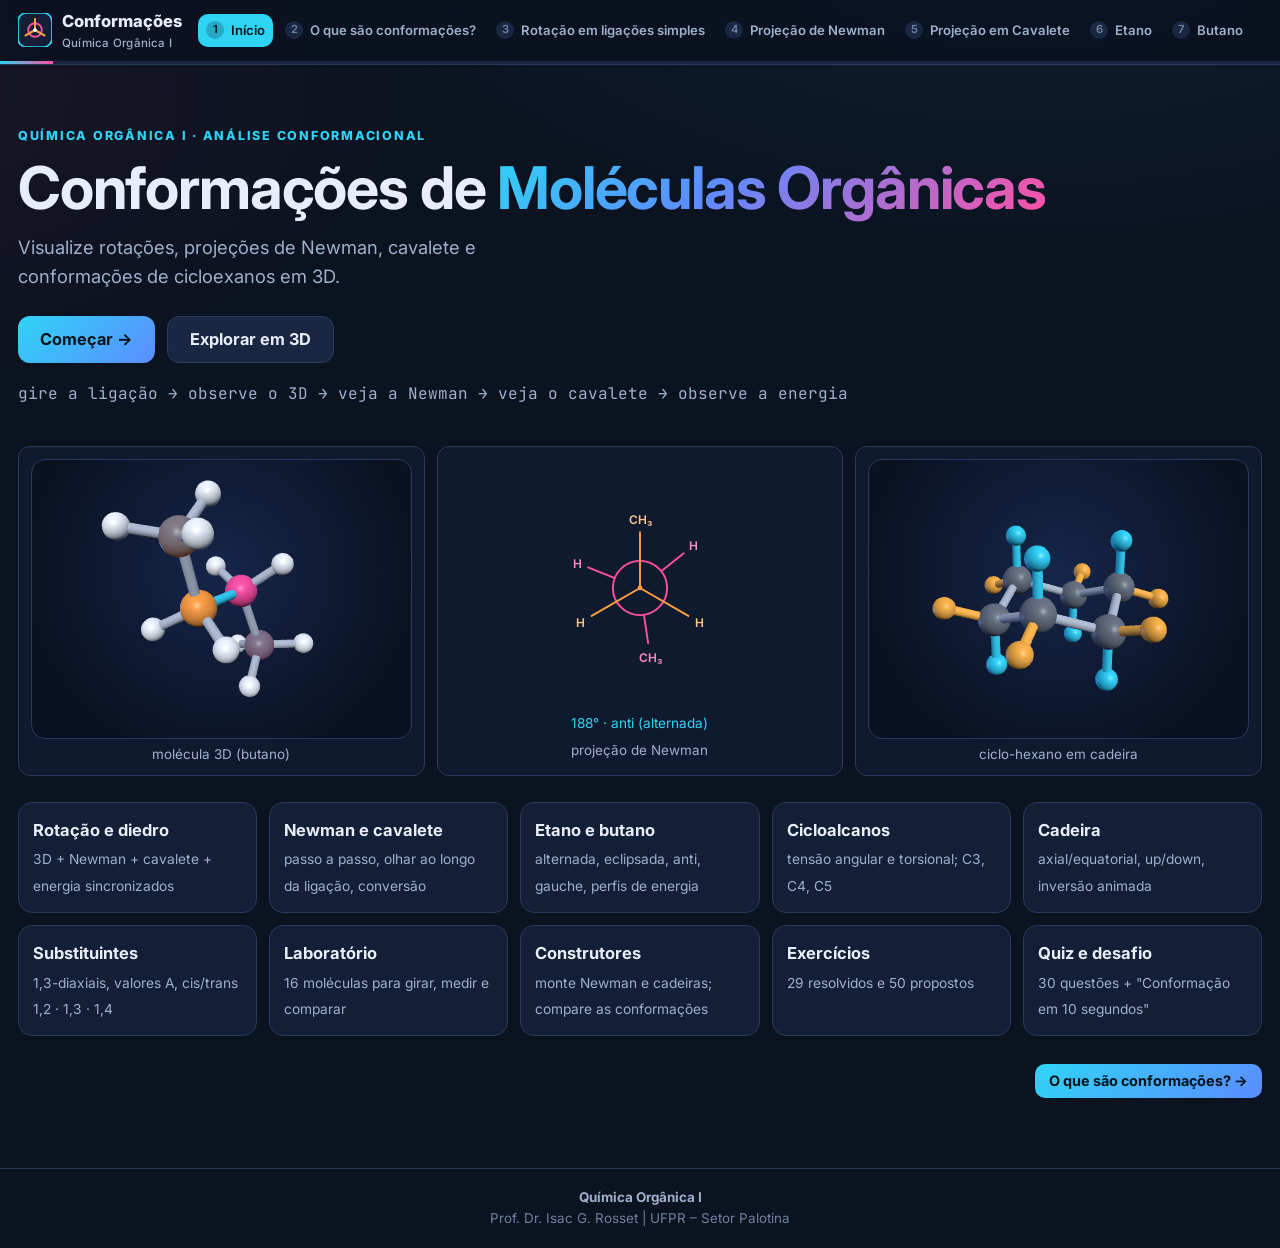
<file: conformacoes/index.html>
<!doctype html>
<html lang="pt-BR">
<head>
  <meta charset="utf-8">
  <meta name="viewport" content="width=device-width, initial-scale=1">
  <title>Conformações de Moléculas Orgânicas · Química Orgânica I</title>
  <meta name="description" content="Laboratório virtual de análise conformacional: rotação em ligações simples, projeções de Newman e cavalete, energia conformacional, cicloalcanos, ciclo-hexano em cadeira, axial/equatorial, inversão de cadeira e cicloexanos substituídos em 3D.">
  <meta name="theme-color" content="#0b1220">
  <link rel="icon" href="favicon.svg" type="image/svg+xml">
  <link rel="preconnect" href="https://fonts.googleapis.com">
  <link rel="preconnect" href="https://fonts.gstatic.com" crossorigin>
  <link href="https://fonts.googleapis.com/css2?family=Inter:wght@400;500;600;700;800;900&family=JetBrains+Mono:wght@500;700&display=swap" rel="stylesheet">
  <link rel="stylesheet" href="css/style.css">
  <script type="importmap">{ "imports": { "three": "./vendor/three.module.min.js" } }</script>
</head>
<body>
<a class="skip" href="#main">Pular para o conteúdo</a>

<header class="topbar">
  <div class="topbar-inner">
    <a class="brand" href="#inicio" aria-label="Início">
      <svg class="logo" viewBox="0 0 40 40" aria-hidden="true"><rect width="40" height="40" rx="10" fill="#131f36" stroke="#2fd4f5" stroke-width="2"/><circle cx="20" cy="20" r="8" fill="none" stroke="#ff4fa3" stroke-width="2.2"/><line x1="20" y1="20" x2="20" y2="6" stroke="#ff9f43" stroke-width="2.4"/><line x1="20" y1="20" x2="32" y2="27" stroke="#ff9f43" stroke-width="2.4"/><line x1="20" y1="20" x2="8" y2="27" stroke="#ff9f43" stroke-width="2.4"/><circle cx="20" cy="20" r="2.2" fill="#fff"/></svg>
      <span>Conformações<small>Química Orgânica I</small></span>
    </a>
    <nav class="mainnav" aria-label="Módulos">
      <ol>
        <li><a href="#inicio">Início</a></li>
        <li><a href="#conformacoes">O que são conformações?</a></li>
        <li><a href="#rotacao">Rotação em ligações simples</a></li>
        <li><a href="#newman">Projeção de Newman</a></li>
        <li><a href="#cavalete">Projeção em Cavalete</a></li>
        <li><a href="#etano">Etano</a></li>
        <li><a href="#butano">Butano</a></li>
        <li><a href="#anti-gauche">Anti, Gauche e Eclipsada</a></li>
        <li><a href="#energia">Diagramas de Energia</a></li>
        <li><a href="#cicloalcanos">Cicloalcanos</a></li>
        <li><a href="#cicloexano">Ciclo-hexano</a></li>
        <li><a href="#cadeira">Conformação Cadeira</a></li>
        <li><a href="#axial">Axial × Equatorial</a></li>
        <li><a href="#inversao">Inversão de Cadeira</a></li>
        <li><a href="#monossubstituidos">Monossubstituídos</a></li>
        <li><a href="#dissubstituidos">Dissubstituídos</a></li>
        <li><a href="#cis-trans">Cis × Trans</a></li>
        <li><a href="#laboratorio">Laboratório 3D</a></li>
        <li><a href="#conversor">Conversor</a></li>
        <li><a href="#simulador">Simulador de Cadeira</a></li>
        <li><a href="#resolvidos">Resolvidos</a></li>
        <li><a href="#propostos">Propostos</a></li>
        <li><a href="#quiz">Quiz Final</a></li>
        <li><a href="#mapa">Mapa Conceitual</a></li>
      </ol>
    </nav>
  </div>
  <div class="progress-top" aria-hidden="true"><span id="progress"></span></div>
</header>

<main id="main" tabindex="-1">

<!-- 1 INÍCIO -->
<section class="section" id="inicio" data-title="Início">
  <div class="hero hero-stack">
    <div>
      <span class="kicker">Química Orgânica I · análise conformacional</span>
      <h1>Conformações de <span class="g">Moléculas Orgânicas</span></h1>
      <p class="sub">Visualize rotações, projeções de Newman, cavalete e conformações de cicloexanos em 3D.</p>
      <div class="cta"><a class="btn primary lg" href="#conformacoes">Começar →</a><a class="btn lg" href="#laboratorio">Explorar em 3D</a></div>
      <p class="eq">gire a ligação → observe o 3D → veja a Newman → veja o cavalete → observe a energia</p>
    </div>
    <div data-w="hero" data-3d class="grid3 herogrid"></div>
  </div>
  <div class="modules">
    <a href="#rotacao"><b>Rotação e diedro</b><span>3D + Newman + cavalete + energia sincronizados</span></a>
    <a href="#newman"><b>Newman e cavalete</b><span>passo a passo, olhar ao longo da ligação, conversão</span></a>
    <a href="#butano"><b>Etano e butano</b><span>alternada, eclipsada, anti, gauche, perfis de energia</span></a>
    <a href="#cicloalcanos"><b>Cicloalcanos</b><span>tensão angular e torsional; C3, C4, C5</span></a>
    <a href="#cadeira"><b>Cadeira</b><span>axial/equatorial, up/down, inversão animada</span></a>
    <a href="#dissubstituidos"><b>Substituintes</b><span>1,3-diaxiais, valores A, cis/trans 1,2 · 1,3 · 1,4</span></a>
    <a href="#laboratorio"><b>Laboratório</b><span>16 moléculas para girar, medir e comparar</span></a>
    <a href="#simulador"><b>Construtores</b><span>monte Newman e cadeiras; compare as conformações</span></a>
    <a href="#resolvidos"><b>Exercícios</b><span>29 resolvidos e 50 propostos</span></a>
    <a href="#quiz"><b>Quiz e desafio</b><span>30 questões + "Conformação em 10 segundos"</span></a>
  </div>
</section>

<!-- 2 CONFORMAÇÕES -->
<section class="section" id="conformacoes" data-title="O que são conformações?">
  <div class="section-head"><div><span class="kicker">Módulo 2</span><h2>O que são conformações?</h2><p class="lead">Diferentes arranjos espaciais de uma mesma molécula obtidos por <b>rotação em torno de ligações simples σ</b>, sem quebra de ligações.</p></div></div>
  <div class="block">
    <div class="grid3">
      <div class="defbox"><b>Revisão: ligação σ</b>sobreposição frontal de orbitais ao longo do eixo: a densidade é simétrica em torno do eixo, por isso a rotação não rompe a ligação.</div>
      <div class="defbox o"><b>Conformação</b>arranjo obtido por rotação; conformações interconvertem-se rapidamente (barreiras baixas).</div>
      <div class="defbox m"><b>Configuração</b>arranjo que só muda quebrando ligações (cis/trans em anéis, R/S).</div>
    </div>
    <div class="grid2" data-fig="confcfg"></div>
    <div class="note key"><b class="t">Conceito-chave</b>Conformações podem, em geral, interconverter-se por rotação de ligações simples.</div>
    <div class="note err"><b class="t">Erro comum</b>Uma projeção de Newman não é uma molécula diferente. É apenas uma forma de visualizar a mesma molécula ao longo de uma ligação.</div>
  </div>
</section>

<!-- 3 ROTAÇÃO -->
<section class="section" id="rotacao" data-title="Rotação em ligações simples">
  <div class="section-head"><div><span class="kicker">Módulo 3</span><h2>Rotação em torno da ligação C–C</h2><p class="lead">Gire um CH₃ do etano em relação ao outro e acompanhe tudo ao mesmo tempo.</p></div></div>
  <nav class="subnav"><a href="#rot-etano">Etano em 3D</a><a href="#rot-diedro">Ângulo diedro</a></nav>
  <div class="block" id="rot-etano">
    <h3 class="block-title">Etano: 3D + Newman + cavalete + energia <span class="tag">sincronizado</span></h3>
    <div data-w="rotEthane" data-3d></div>
    <div class="note think"><b class="t">Pense nisso</b>Por que o gráfico se repete a cada 120°?</div>
  </div>
  <div class="block" id="rot-diedro">
    <h3 class="block-title">Ângulo diedro <span class="tag">planos em 3D</span></h3>
    <div class="formula">ângulo diedro A–B–C–D = ângulo entre os planos A–B–C e B–C–D</div>
    <p>No 1,2-dicloroetano: A = Cl, B = C1, C = C2, D = Cl. Os planos aparecem em laranja (frente) e magenta (trás); na Newman, o diedro é o ângulo entre as duas ligações C–Cl.</p>
    <div data-w="dihedral" data-3d></div>
  </div>
</section>

<!-- 4 NEWMAN -->
<section class="section" id="newman" data-title="Projeção de Newman">
  <div class="section-head"><div><span class="kicker">Módulo 4</span><h2>Projeção de Newman</h2><p class="lead">Olhe ao longo de uma ligação C–C: carbono da frente = <span class="cf">ponto</span>; carbono de trás = <span class="cb">círculo</span>.</p></div></div>
  <div class="block">
    <h3 class="block-title">Passo a passo</h3>
    <div data-w="newmanSteps" data-3d></div>
  </div>
  <div class="block">
    <h3 class="block-title">Olhar ao longo da ligação · girar o carbono de trás <span class="tag">3D</span></h3>
    <p>Clique em <b>👁 Ver Newman</b>: a câmera se alinha ao eixo C–C e o modelo 3D coincide com a projeção. Use o controle para girar o carbono de trás.</p>
    <div data-w="newman3d" data-3d></div>
    <div class="note quick" data-q="Quantas ligações saem do ponto (carbono da frente) numa Newman do butano?" data-o="2;3;4" data-a="1" data-e="Três substituintes; a quarta ligação é a própria C–C, ao longo da linha de visão."></div>
  </div>
</section>

<!-- 5 CAVALETE -->
<section class="section" id="cavalete" data-title="Projeção em Cavalete">
  <div class="section-head"><div><span class="kicker">Módulo 5</span><h2>Projeção em cavalete</h2><p class="lead">A ligação C–C é vista em perspectiva, inclinada: o carbono da frente fica embaixo à esquerda.</p></div></div>
  <div class="block">
    <h3 class="block-title">A mesma conformação em 3D, Newman e cavalete</h3>
    <div data-w="cavalete" data-3d></div>
  </div>
  <div class="block">
    <h3 class="block-title">Conversão Newman ↔ Cavalete <span class="tag">animação</span></h3>
    <div data-w="convert"></div>
    <div class="note care"><b class="t">Cuidado</b>Ao converter, mantenha os ângulos relativos. Um grupo "para cima" no carbono da frente continua para cima no cavalete; o diedro não muda.</div>
  </div>
</section>

<!-- 6 ETANO -->
<section class="section" id="etano" data-title="Etano">
  <div class="section-head"><div><span class="kicker">Módulo 6</span><h2>Etano: alternada × eclipsada</h2></div></div>
  <div class="block">
    <div class="figs" data-fig="ethaneSet"></div>
    <div class="grid2">
      <div class="defbox"><b>Alternada (60°)</b>H desencontrados; ligações C–H o mais afastadas possível: menor tensão torsional e menor energia.</div>
      <div class="defbox m"><b>Eclipsada (0°)</b>ligações C–H alinhadas; repulsão entre os pares eletrônicos: tensão torsional, ≈ 12 kJ/mol acima.</div>
    </div>
    <h3 class="block-title">Tensão torsional <span class="tag">3D</span></h3>
    <div data-w="ethaneCmp" data-3d></div>
    <p class="hint3">Representação qualitativa: as nuvens das ligações C–H "se encaram" na eclipsada. (Parte da preferência pela alternada também é atribuída à hiperconjugação σ<sub>C–H</sub> → σ*<sub>C–H</sub>.)</p>
  </div>
  <div class="block">
    <h3 class="block-title">Perfil energético do etano <span class="tag">linha móvel</span></h3>
    <div data-w="ethaneProfile" data-3d></div>
  </div>
</section>

<!-- 7 BUTANO -->
<section class="section" id="butano" data-title="Butano">
  <div class="section-head"><div><span class="kicker">Módulo 7</span><h2>Butano: olhando ao longo de C2–C3</h2><p class="lead">Na Newman: dois CH₃ e quatro H. Gire 360° e observe a energia.</p></div></div>
  <div class="block">
    <div data-w="butane" data-3d></div>
    <div class="note err"><b class="t">Erro comum</b>Trocar a direção de visualização sem perceber. Olhar C3 → C2 em vez de C2 → C3 troca frente/trás e espelha o desenho (use o botão de direção).</div>
  </div>
</section>

<!-- 8 ANTI GAUCHE -->
<section class="section" id="anti-gauche" data-title="Anti, Gauche e Eclipsada">
  <div class="section-head"><div><span class="kicker">Módulo 8</span><h2>Anti, gauche e eclipsadas</h2></div></div>
  <nav class="subnav"><a href="#ag-conf">Conformações</a><a href="#ag-tab">Comparação</a><a href="#ag-est">Tensão estérica</a><a href="#ag-ex">Exercícios</a></nav>
  <div class="block" id="ag-conf">
    <div class="figs" data-fig="butaneSet"></div>
    <div data-w="butaneQuick" data-3d></div>
    <div class="grid2">
      <div class="defbox"><b>Anti (180°)</b>geralmente a mais estável: menor interação estérica entre as metilas.</div>
      <div class="defbox o"><b>Gauche (60°)</b>também alternada, mas com as metilas próximas: ≈ 3,8 kJ/mol acima da anti.</div>
      <div class="defbox m"><b>Eclipsada CH₃/H (120°)</b>tensão torsional + estérica: ≈ 16 kJ/mol.</div>
      <div class="defbox"><b>Totalmente eclipsada (0°)</b>CH₃ sobre CH₃: ≈ 19 kJ/mol, a de maior energia.</div>
    </div>
  </div>
  <div class="block" id="ag-tab">
    <div class="table-wrap"><table class="cmp"><thead><tr><th>Conformação</th><th>Característica</th><th>Estabilidade</th></tr></thead><tbody>
      <tr><td><b>Anti</b></td><td>alternada, grupos grandes separados</td><td class="okc"><b>maior</b></td></tr>
      <tr><td><b>Gauche</b></td><td>alternada, grupos grandes próximos</td><td>intermediária</td></tr>
      <tr><td><b>Eclipsada</b></td><td>tensão torsional</td><td>menor</td></tr>
      <tr><td><b>Totalmente eclipsada</b></td><td>grupos grandes sobrepostos</td><td class="hic">menor ainda</td></tr>
    </tbody></table></div>
    <div class="note care"><b class="t">Cuidado</b>Os valores (3,8; 16; 19 kJ/mol) valem para o butano. Outras moléculas têm valores diferentes, e em alguns casos (ex.: grupos que fazem ligação de H ou efeitos eletrônicos) a gauche pode até ser preferida.</div>
  </div>
  <div class="block" id="ag-est">
    <h3 class="block-title">Tensão estérica: H/H, H/CH₃, CH₃/CH₃, t-Bu/t-Bu <span class="tag">space-filling</span></h3>
    <div data-w="steric" data-3d></div>
  </div>
  <div class="block" id="ag-ex">
    <h3 class="block-title">Qual destas projeções corresponde à molécula? <span class="tag">3D</span></h3>
    <div data-w="newmanMatch" data-3d></div>
    <h3 class="block-title">Monte a projeção de Newman <span class="tag">arrastar e soltar</span></h3>
    <div data-w="buildNewman"></div>
    <h3 class="block-title">Direção de visualização: C2 → C3 ou C3 → C2? <span class="tag">treino</span></h3>
    <div class="figs" data-fig="dirFig"></div>
    <div data-w="dirMatch" data-3d></div>
  </div>
</section>

<!-- 9 ENERGIA -->
<section class="section" id="energia" data-title="Diagramas de Energia">
  <div class="section-head"><div><span class="kicker">Módulo 9</span><h2>Diagramas de energia conformacional</h2><p class="lead">Passe o mouse no gráfico: a Newman correspondente aparece. Clique para levar a molécula até aquele ângulo.</p></div></div>
  <div class="block"><div data-w="energyAll" data-3d></div></div>
  <div class="block"><h3 class="block-title">Que conformação é este ponto?</h3><div data-w="energyPoint"></div></div>
</section>

<!-- 10 CICLOALCANOS -->
<section class="section" id="cicloalcanos" data-title="Cicloalcanos">
  <div class="section-head"><div><span class="kicker">Módulo 10</span><h2>Cicloalcanos</h2><p class="lead">Tensão angular (ângulos longe de 109,5°) + tensão torsional (ligações eclipsadas) → anéis não planos.</p></div></div>
  <div class="block"><div data-w="rings" data-3d></div></div>
  <div class="block"><h3 class="block-title">Ciclopropano</h3><div data-w="ring3" data-3d></div></div>
  <div class="block"><h3 class="block-title">Ciclobutano: dobra do anel <span class="tag">animação</span></h3><div data-w="ring4" data-3d></div></div>
  <div class="block"><h3 class="block-title">Ciclopentano: envelope ⇌ meia-cadeira <span class="tag">animação</span></h3><div data-w="ring5" data-3d></div></div>
</section>

<!-- 11 CICLO-HEXANO -->
<section class="section" id="cicloexano" data-title="Ciclo-hexano">
  <div class="section-head"><div><span class="kicker">Módulo 11</span><h2>Ciclo-hexano: cadeira, barco, barco torcido e meia-cadeira</h2></div></div>
  <div class="block"><div data-w="hexConfs" data-3d></div></div>
  <div class="block"><h3 class="block-title">Barco: interações de mastro (flagpole) <span class="tag">space-filling</span></h3><div data-w="boat" data-3d></div>
    <p>No barco, os dois H "de mastro" (em amarelo) apontam um para o outro, e quatro pares de ligações C–H estão eclipsados. A torção do <b>barco torcido</b> afasta esses H e reduz o eclipsamento: ele é mais estável que o barco, mas ainda ≈ 23 kJ/mol acima da cadeira.</p></div>
</section>

<!-- 12 CADEIRA -->
<section class="section" id="cadeira" data-title="Conformação Cadeira">
  <div class="section-head"><div><span class="kicker">Módulo 12</span><h2>Conformação cadeira</h2></div></div>
  <div class="block">
    <div class="grid2">
      <div class="defbox"><b>Ângulos ≈ 111°</b>próximos de 109,5°: baixa tensão angular.</div>
      <div class="defbox o"><b>Tudo alternado</b>olhando ao longo de qualquer C–C do anel, as ligações estão alternadas: baixa tensão torsional.</div>
    </div>
    <h3 class="block-title">Cadeira em três representações <span class="tag">sincronizadas</span></h3>
    <div data-w="chairReps" data-3d></div>
  </div>
</section>

<!-- 13 AXIAL -->
<section class="section" id="axial" data-title="Axial × Equatorial">
  <div class="section-head"><div><span class="kicker">Módulo 13</span><h2>Axial × equatorial</h2><p class="lead">12 ligações C–H: 6 axiais (paralelas ao eixo do anel) e 6 equatoriais (ao redor do "equador").</p></div></div>
  <div class="block"><div data-w="axialEq" data-3d></div></div>
  <div class="block">
    <h3 class="block-title">up/down × axial/equatorial</h3>
    <div class="split">
      <div class="figs" data-fig="updown"></div>
      <div class="table-wrap"><table class="cmp"><thead><tr><th>Carbono</th><th>axial</th><th>equatorial</th></tr></thead><tbody>
        <tr><td>C1, C3, C5</td><td class="axc">up</td><td class="eqc">down</td></tr>
        <tr><td>C2, C4, C6</td><td class="axc">down</td><td class="eqc">up</td></tr>
      </tbody></table><p class="hint3">Cadeira com o C1 "para cima". Combinações possíveis: axial up, axial down, equatorial up, equatorial down.</p></div>
    </div>
    <div class="note err"><b class="t">Erro comum</b>Axial/equatorial não é sinônimo de up/down. "Up" e "down" dizem de que face do anel o grupo sai; "axial" e "equatorial" dizem a direção da ligação naquela cadeira.</div>
  </div>
</section>

<!-- 14 INVERSÃO -->
<section class="section" id="inversao" data-title="Inversão de Cadeira">
  <div class="section-head"><div><span class="kicker">Módulo 14</span><h2>Inversão de cadeira (flip)</h2><p class="lead">cadeira → meia-cadeira → barco torcido → barco → barco torcido → meia-cadeira → cadeira invertida</p></div></div>
  <div class="block">
    <div data-w="flipPlain" data-3d></div>
    <div class="grid2">
      <div class="defbox"><b>O que muda</b>axial → equatorial · equatorial → axial.</div>
      <div class="defbox o"><b>O que NÃO muda</b>up permanece up · down permanece down (e, portanto, cis/trans).</div>
    </div>
    <div class="note err"><b class="t">Erro comum</b>Ao realizar flip de cadeira, um substituinte up não se torna down.</div>
  </div>
</section>

<!-- 15 MONO -->
<section class="section" id="monossubstituidos" data-title="Monossubstituídos">
  <div class="section-head"><div><span class="kicker">Módulo 15</span><h2>Ciclo-hexanos monossubstituídos</h2></div></div>
  <div class="block">
    <h3 class="block-title">Metilciclo-hexano: axial × equatorial</h3>
    <div class="figs" data-fig="mono"></div>
    <h3 class="block-title">Interações 1,3-diaxiais <span class="tag">3D</span></h3>
    <div data-w="diaxial" data-3d></div>
    <div class="note key"><b class="t">Conceito-chave</b>Um grupo axial em C1 fica próximo dos H axiais de C3 e C5, na mesma face. Quanto maior o grupo, maior essa repulsão — por isso grupos volumosos preferem a posição equatorial.</div>
  </div>
  <div class="block">
    <h3 class="block-title">Valores A (preferência equatorial, aproximados)</h3>
    <div data-w="aValues"></div>
  </div>
  <div class="block">
    <h3 class="block-title">terc-Butilciclo-hexano <span class="tag">space-filling</span></h3>
    <div data-w="tbu" data-3d></div>
  </div>
</section>

<!-- 16 DISSUBSTITUÍDOS -->
<section class="section" id="dissubstituidos" data-title="Dissubstituídos">
  <div class="section-head"><div><span class="kicker">Módulo 16</span><h2>Ciclo-hexanos dissubstituídos</h2><p class="lead">Escolha 1,2 / 1,3 / 1,4, cis ou trans, e os grupos. Compare as duas cadeiras: diequatorial × diaxial.</p></div></div>
  <div class="block"><div data-w="disub" data-3d></div></div>
  <div class="block"><h3 class="block-title">Substituintes diferentes: qual fica equatorial?</h3><div data-w="mixed"></div>
    <div class="note key"><b class="t">Trava conformacional</b>O t-butila (valor A ≈ 21 kJ/mol) praticamente obriga a cadeira em que ele é equatorial: o outro grupo fica axial ou equatorial conforme a relação cis/trans.</div></div>
</section>

<!-- 17 CIS TRANS -->
<section class="section" id="cis-trans" data-title="Cis × Trans">
  <div class="section-head"><div><span class="kicker">Módulo 17</span><h2>Cis × trans em ciclo-hexanos</h2></div></div>
  <div class="block">
    <div class="grid2">
      <div class="defbox"><b>cis</b>substituintes do mesmo lado do anel (ambos up ou ambos down).</div>
      <div class="defbox o"><b>trans</b>lados opostos (um up e outro down).</div>
    </div>
    <div class="table-wrap"><table class="cmp"><thead><tr><th></th><th>cis</th><th>trans</th></tr></thead><tbody>
      <tr><td><b>1,2</b></td><td>(a,e) ⇌ (e,a)</td><td class="okc">(a,a) ⇌ <b>(e,e)</b></td></tr>
      <tr><td><b>1,3</b></td><td class="okc">(a,a) ⇌ <b>(e,e)</b></td><td>(a,e) ⇌ (e,a)</td></tr>
      <tr><td><b>1,4</b></td><td>(a,e) ⇌ (e,a)</td><td class="okc">(a,a) ⇌ <b>(e,e)</b></td></tr>
    </tbody></table></div>
    <div class="note err"><b class="t">Erro comum</b>cis/trans NÃO significa diretamente axial/equatorial. O trans-1,2 pode ser diequatorial; o cis-1,3 também.</div>
    <div data-w="cisTransEx"></div>
  </div>
</section>

<!-- 18 LAB -->
<section class="section" id="laboratorio" data-title="Laboratório 3D">
  <div class="section-head"><div><span class="kicker">Módulo 18</span><h2>Laboratório Conformacional</h2><p class="lead">Escolha uma molécula: gire, aproxime, troque a representação, gire a ligação, meça o diedro, veja Newman e cavalete, execute o flip e identifique axial/equatorial e up/down.</p></div></div>
  <div class="block"><div data-w="lab" data-3d></div></div>
</section>

<!-- 19 CONVERSOR -->
<section class="section" id="conversor" data-title="Conversor">
  <div class="section-head"><div><span class="kicker">Módulo 19</span><h2>Conversor 3D ↔ Newman ↔ Cavalete</h2><p class="lead">Monte uma projeção de Newman (grupos da frente, de trás e diedro): o cavalete e a molécula 3D são gerados automaticamente.</p></div></div>
  <div class="block"><h3 class="block-title">Construtor de Newman</h3><div data-w="newmanBuilder" data-3d></div></div>
  <div class="block"><h3 class="block-title">Caminho inverso: qual modelo 3D corresponde à Newman? <span class="tag">3D</span></h3><div data-w="inverse3d" data-3d></div></div>
</section>

<!-- 20 SIMULADOR -->
<section class="section" id="simulador" data-title="Simulador de Cadeira">
  <div class="section-head"><div><span class="kicker">Módulo 20</span><h2>Simulador de cadeira</h2><p class="lead">Coloque substituintes (up/down) nos carbonos C1–C6; a aplicação decide axial/equatorial, faz o flip e compara as duas cadeiras.</p></div></div>
  <div class="block"><div data-w="chairBuilder" data-3d></div></div>
</section>

<!-- 21 RESOLVIDOS -->
<section class="section" id="resolvidos" data-title="Exercícios Resolvidos">
  <div class="section-head"><div><span class="kicker">Módulo 21</span><h2>Exercícios resolvidos</h2><p class="lead">29 exercícios em 8 níveis. Tente antes de abrir a dica e a resolução.</p></div></div>
  <div class="levels" data-w="levelChips"></div>
  <div data-w="solved"></div>
</section>

<!-- 22 PROPOSTOS -->
<section class="section" id="propostos" data-title="Exercícios Propostos">
  <div class="section-head"><div><span class="kicker">Módulo 22</span><h2>Exercícios propostos</h2><p class="lead">50 exercícios (15 fáceis, 20 intermediários, 15 avançados) + atividades interativas.</p></div><button class="btn sm" type="button" data-action="redo">↺ Refazer exercícios</button></div>
  <nav class="subnav"><a href="#prop-int">Interativos</a><a href="#prop-easy">Fáceis</a><a href="#prop-mid">Intermediários</a><a href="#prop-hard">Avançados</a></nav>
  <div class="block" id="prop-int">
    <h3 class="block-title">Qual é o ângulo diedro? <span class="tag">3D</span></h3><div data-w="dihedralGuess" data-3d></div>
    <h3 class="block-title">Ponto no perfil → Newman</h3><div data-w="energyPoint"></div>
    <h3 class="block-title">Desenhe a Newman <span class="tag">arrastar e soltar</span></h3><div data-w="buildNewman"></div>
  </div>
  <h3 id="prop-easy">Fáceis</h3><div data-w="propEasy"></div>
  <h3 id="prop-mid">Intermediários</h3><div data-w="propMid"></div>
  <h3 id="prop-hard">Avançados</h3><div data-w="propHard"></div>
</section>

<!-- 23 QUIZ -->
<section class="section" id="quiz" data-title="Quiz Final">
  <div class="section-head"><div><span class="kicker">Módulo 23</span><h2>Quiz final</h2><p class="lead">30 questões sorteadas de todos os temas.</p></div></div>
  <div class="block"><div data-w="quiz"></div></div>
  <div class="block" id="desafio"><h3 class="block-title">Conformação em 10 segundos <span class="tag">pontos + sequência</span></h3><div data-w="challenge"></div></div>
</section>

<!-- 24 MAPA -->
<section class="section" id="mapa" data-title="Mapa Conceitual">
  <div class="section-head"><div><span class="kicker">Módulo 24</span><h2>Mapa conceitual e resumo</h2></div></div>
  <div class="block"><div data-w="cmap"></div></div>
  <div class="block">
    <h3 class="block-title">Regras essenciais</h3>
    <div class="rules">
      <div>Ligação simples C–C → <b>pode girar</b></div>
      <div><b>Alternada</b> é mais estável que eclipsada</div>
      <div><b>Anti</b> é geralmente mais estável que gauche</div>
      <div><b>Cadeira</b> é a conformação mais estável do ciclo-hexano</div>
      <div>Substituintes volumosos preferem a posição <b>equatorial</b></div>
      <div>Flip: <b>axial ↔ equatorial</b></div>
      <div>Flip: <b>up permanece up; down permanece down</b></div>
      <div><b>Cis/trans</b> descreve orientação relativa, não axial/equatorial</div>
    </div>
  </div>
</section>

<div class="pager" id="pager"></div>
</main>

<footer class="site">
  <b>Química Orgânica I</b><br>
  Prof. Dr. Isac G. Rosset | UFPR – Setor Palotina
</footer>

<script type="module" src="js/main.js"></script>
</body>
</html>
</file>
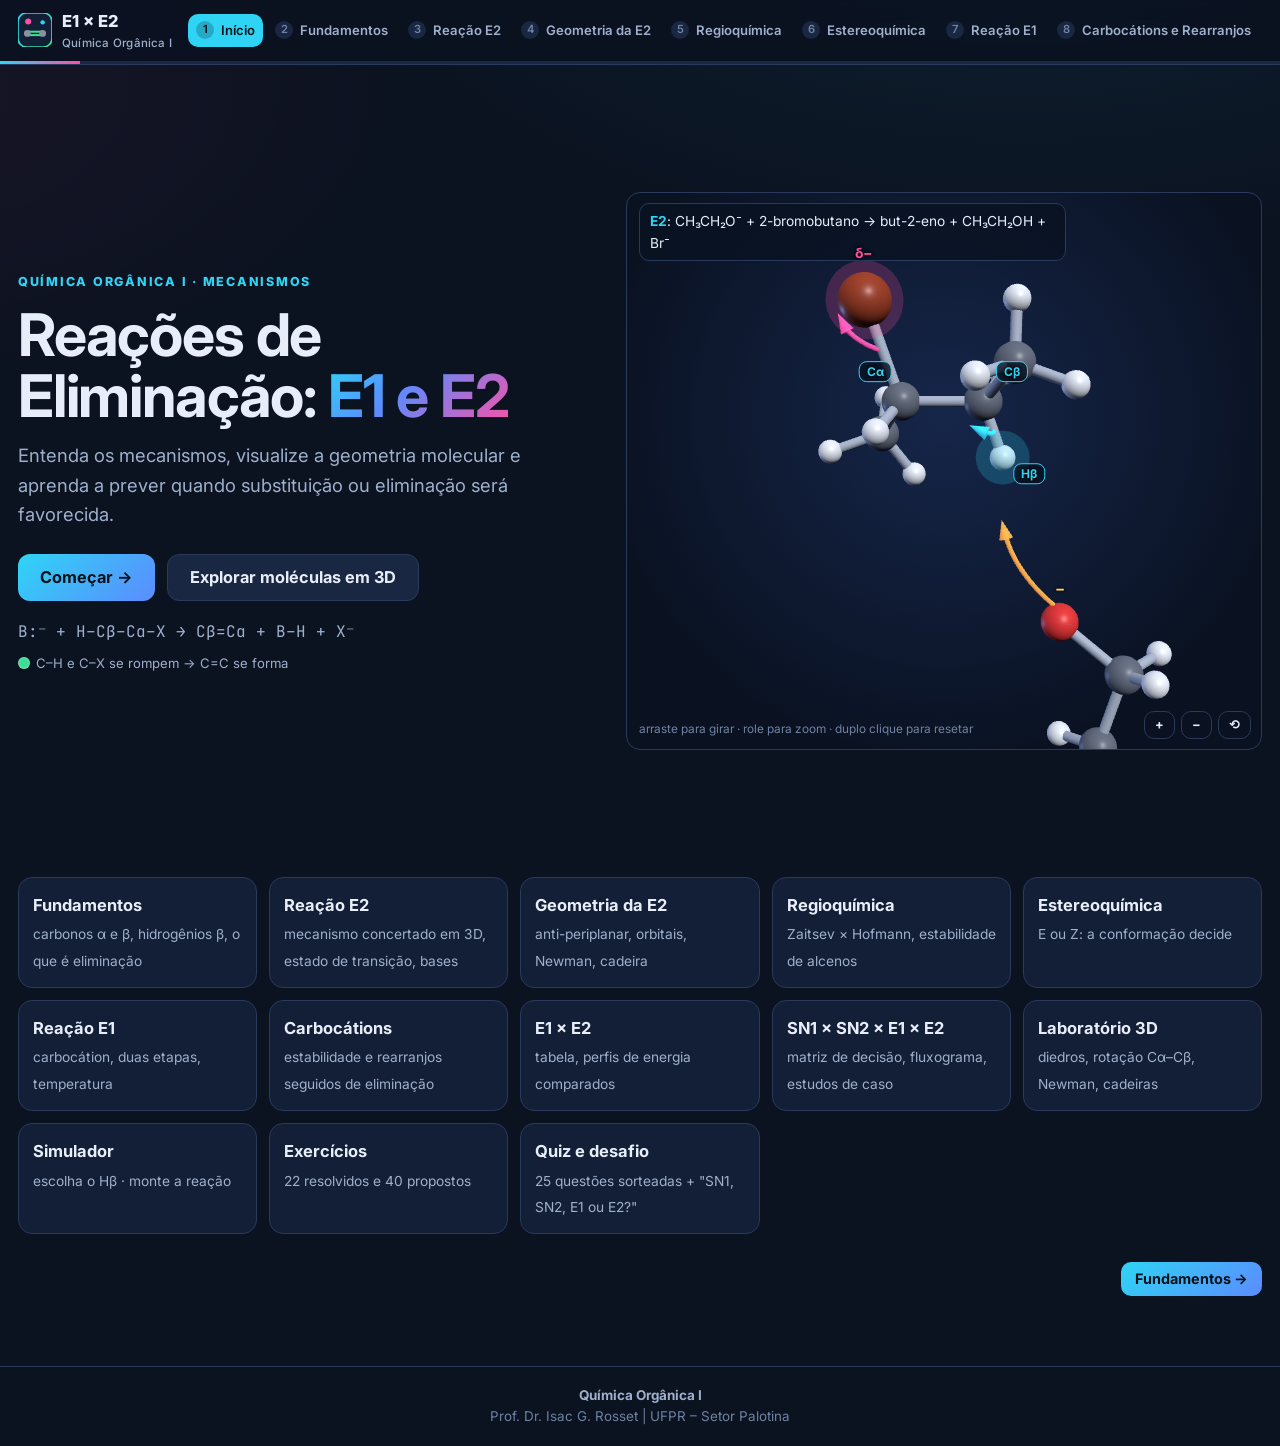
<file: eliminacao/index.html>
<!doctype html>
<html lang="pt-BR">
<head>
  <meta charset="utf-8">
  <meta name="viewport" content="width=device-width, initial-scale=1">
  <title>E1 e E2 · Reações de Eliminação</title>
  <meta name="description" content="Plataforma interativa de Química Orgânica I sobre reações de eliminação E1 e E2: mecanismos em 3D, geometria anti-periplanar, Zaitsev e Hofmann, estereoquímica, carbocátions e rearranjos, competição SN1/SN2/E1/E2, simuladores, exercícios e quiz.">
  <meta name="theme-color" content="#0b1220">
  <link rel="icon" href="favicon.svg" type="image/svg+xml">
  <link rel="preconnect" href="https://fonts.googleapis.com">
  <link rel="preconnect" href="https://fonts.gstatic.com" crossorigin>
  <link href="https://fonts.googleapis.com/css2?family=Inter:wght@400;500;600;700;800;900&family=JetBrains+Mono:wght@500;700&display=swap" rel="stylesheet">
  <link rel="stylesheet" href="css/style.css">
  <script type="importmap">{ "imports": { "three": "./vendor/three.module.min.js" } }</script>
</head>
<body>
<a class="skip" href="#main">Pular para o conteúdo</a>

<header class="topbar">
  <div class="topbar-inner">
    <a class="brand" href="#inicio" aria-label="Início">
      <svg class="logo" viewBox="0 0 40 40" aria-hidden="true"><defs><linearGradient id="lg1" x1="0" y1="0" x2="1" y2="1"><stop offset="0" stop-color="#2fd4f5"/><stop offset="1" stop-color="#3ddc97"/></linearGradient></defs><rect width="40" height="40" rx="10" fill="#131f36" stroke="url(#lg1)" stroke-width="2"/><line x1="11" y1="22" x2="29" y2="22" stroke="#3ddc97" stroke-width="2.4"/><line x1="11" y1="26" x2="29" y2="26" stroke="#3ddc97" stroke-width="2.4"/><circle cx="11" cy="24" r="4" fill="#8a929f"/><circle cx="29" cy="24" r="4" fill="#8a929f"/><circle cx="12" cy="10" r="3.6" fill="#ff4fa3"/><circle cx="29" cy="11" r="2.6" fill="#2fd4f5"/></svg>
      <span>E1 × E2<small>Química Orgânica I</small></span>
    </a>
    <nav class="mainnav" aria-label="Módulos">
      <ol>
        <li><a href="#inicio">Início</a></li>
        <li><a href="#fundamentos">Fundamentos</a></li>
        <li><a href="#e2">Reação E2</a></li>
        <li><a href="#geometria">Geometria da E2</a></li>
        <li><a href="#regioquimica">Regioquímica</a></li>
        <li><a href="#estereo">Estereoquímica</a></li>
        <li><a href="#e1">Reação E1</a></li>
        <li><a href="#carbocations">Carbocátions e Rearranjos</a></li>
        <li><a href="#e1xe2">E1 × E2</a></li>
        <li><a href="#sn-vs-e">SN1 × SN2 × E1 × E2</a></li>
        <li><a href="#laboratorio">Laboratório 3D</a></li>
        <li><a href="#simulador">Simulador</a></li>
        <li><a href="#resolvidos">Resolvidos</a></li>
        <li><a href="#propostos">Propostos</a></li>
        <li><a href="#quiz">Quiz Final</a></li>
        <li><a href="#mapa">Mapa Conceitual</a></li>
      </ol>
    </nav>
  </div>
  <div class="progress-top" aria-hidden="true"><span id="progress"></span></div>
</header>

<main id="main" tabindex="-1">

<!-- ============================================================ 1 INÍCIO -->
<section class="section" id="inicio" data-title="Início">
  <div class="hero">
    <div>
      <span class="kicker">Química Orgânica I · mecanismos</span>
      <h1>Reações de Eliminação: <span class="g">E1 e E2</span></h1>
      <p class="sub">Entenda os mecanismos, visualize a geometria molecular e aprenda a prever quando substituição ou eliminação será favorecida.</p>
      <div class="cta">
        <a class="btn primary lg" href="#fundamentos">Começar →</a>
        <a class="btn lg" href="#laboratorio">Explorar moléculas em 3D</a>
      </div>
      <p class="eq">B:⁻ + H–Cβ–Cα–X → Cβ=Cα + B–H + X⁻</p>
      <div class="legend">
        <span><i style="background:#3ddc97"></i>C–H e C–X se rompem → C=C se forma</span>
      </div>
    </div>
    <div class="viewer" data-w="hero" data-3d aria-label="Animação 3D: etóxido removendo o hidrogênio beta do 2-bromobutano enquanto o brometo sai e forma-se o alceno"></div>
  </div>
  <div class="modules">
    <a href="#fundamentos"><b>Fundamentos</b><span>carbonos α e β, hidrogênios β, o que é eliminação</span></a>
    <a href="#e2"><b>Reação E2</b><span>mecanismo concertado em 3D, estado de transição, bases</span></a>
    <a href="#geometria"><b>Geometria da E2</b><span>anti-periplanar, orbitais, Newman, cadeira</span></a>
    <a href="#regioquimica"><b>Regioquímica</b><span>Zaitsev × Hofmann, estabilidade de alcenos</span></a>
    <a href="#estereo"><b>Estereoquímica</b><span>E ou Z: a conformação decide</span></a>
    <a href="#e1"><b>Reação E1</b><span>carbocátion, duas etapas, temperatura</span></a>
    <a href="#carbocations"><b>Carbocátions</b><span>estabilidade e rearranjos seguidos de eliminação</span></a>
    <a href="#e1xe2"><b>E1 × E2</b><span>tabela, perfis de energia comparados</span></a>
    <a href="#sn-vs-e"><b>SN1 × SN2 × E1 × E2</b><span>matriz de decisão, fluxograma, estudos de caso</span></a>
    <a href="#laboratorio"><b>Laboratório 3D</b><span>diedros, rotação Cα–Cβ, Newman, cadeiras</span></a>
    <a href="#simulador"><b>Simulador</b><span>escolha o Hβ · monte a reação</span></a>
    <a href="#resolvidos"><b>Exercícios</b><span>22 resolvidos e 40 propostos</span></a>
    <a href="#quiz"><b>Quiz e desafio</b><span>25 questões sorteadas + "SN1, SN2, E1 ou E2?"</span></a>
  </div>
</section>

<!-- ============================================================ 2 FUNDAMENTOS -->
<section class="section" id="fundamentos" data-title="Fundamentos">
  <div class="section-head"><div><span class="kicker">Módulo 2</span><h2>Fundamentos da eliminação</h2><p class="lead">Numa <b>reação de eliminação</b>, dois átomos ou grupos são removidos de carbonos vizinhos e forma-se uma <b>ligação π</b>. Nas eliminações β de haloalcanos, saem um <b>hidrogênio do carbono β</b> e o <b>grupo abandonador do carbono α</b>.</p></div></div>
  <nav class="subnav" aria-label="Nesta seção"><a href="#fund-def">Conceito</a><a href="#fund-roles">Cα, Cβ, Hβ</a><a href="#fund-beta">Desafio dos Hβ</a><a href="#fund-3d">Em 3D</a></nav>

  <div class="block" id="fund-def">
    <div class="formula"><span class="big">R–CH₂–CHX–R′ → R–CH=CH–R′ + HX</span><br><small style="color:var(--muted)">(na prática, a base captura o H⁺: B⁻ + H–C–C–X → C=C + B–H + X⁻)</small></div>
    <div class="figs" data-fig="general"></div>
    <div class="grid3">
      <div class="defbox"><b>Carbono α (Cα)</b>o carbono ligado ao <b>grupo abandonador</b> (X = Br, Cl, I, OTs…).</div>
      <div class="defbox"><b>Carbono β (Cβ)</b>cada carbono <b>vizinho</b> do Cα. Um substrato pode ter vários carbonos β.</div>
      <div class="defbox m"><b>Hidrogênio β (Hβ)</b>hidrogênio ligado a um carbono β: é o H removido pela base.</div>
    </div>
    <div class="note key"><b class="t">Conceito-chave</b>Na eliminação β, o par de elétrons da ligação <b>Cβ–H</b> passa a formar a ligação <b>π</b> entre Cβ e Cα, enquanto o grupo abandonador sai com o par da ligação <b>Cα–X</b>.</div>
    <div class="note err"><b class="t">Erro comum</b>Achar que qualquer H da molécula pode ser eliminado. Os <b>H do próprio Cα (Hα)</b> e os de carbonos mais distantes (γ, δ…) <b>não</b> levam ao alceno: só o Hβ coloca o par eletrônico ao lado do carbono que perde X.</div>
  </div>

  <div class="block" id="fund-roles">
    <h3 class="block-title">Identifique Cα, Cβ, Hβ e o grupo abandonador <span class="tag">interativo</span></h3>
    <div data-w="rolesPick"></div>
  </div>

  <div class="block" id="fund-beta">
    <h3 class="block-title">Clique em todos os hidrogênios β disponíveis <span class="tag">desafio</span></h3>
    <div data-w="betaPick"></div>
    <div class="note think"><b class="t">Pense nisso</b>O 1-bromo-2,2-dimetilpropano tem 9 hidrogênios, mas quantos são β? O que isso significa para a eliminação?</div>
  </div>

  <div class="block" id="fund-3d">
    <h3 class="block-title">Hidrogênios β em 3D <span class="tag">3D</span></h3>
    <div class="split">
      <div class="viewer" data-w="fund3d" data-3d></div>
      <div>
        <p>2-bromo-2-metilbutano. O carbono α (centro) tem o Br e três carbonos β: dois CH₃ e um CH₂.</p>
        <ul>
          <li><b style="color:var(--green)">verde</b>: Hβ dos CH₃ (6 H, periféricos e acessíveis);</li>
          <li><b style="color:var(--orange)">laranja</b>: Hβ do CH₂ (2 H, mais impedidos);</li>
          <li>brancos: H do CH₃ terminal (γ) — não são β.</li>
        </ul>
        <div class="controls"><button class="btn sm" type="button" data-act="fund3d-space" aria-pressed="false">space-filling</button></div>
        <div class="note quick" data-q="Quantos alcenos diferentes podem se formar a partir do 2-bromo-2-metilbutano?" data-o="1;2;3" data-a="1" data-e="Os dois CH₃ são equivalentes: H do CH₃ → 2-metilbut-1-eno; H do CH₂ → 2-metilbut-2-eno."></div>
      </div>
    </div>
  </div>
</section>

<!-- ============================================================ 3 E2 -->
<section class="section" id="e2" data-title="Reação E2">
  <div class="section-head"><div><span class="kicker">Módulo 3</span><h2>A reação E2</h2><p class="lead">Eliminação bimolecular: a base remove o Hβ, a ligação π se forma e o grupo abandonador sai — <b>tudo em uma única etapa</b>.</p></div></div>
  <nav class="subnav" aria-label="Nesta seção"><a href="#e2-def">Definição</a><a href="#e2-anim">Mecanismo 3D</a><a href="#e2-2d">Setas curvas</a><a href="#e2-ts">Estado de transição</a><a href="#e2-energy">Energia</a><a href="#e2-bases">Bases</a></nav>

  <div class="block" id="e2-def">
    <div class="acronym">
      <div><div class="L c">E</div><span>eliminação</span></div>
      <div><div class="L o">2</div><span>bimolecular: substrato <b>e</b> base na etapa determinante</span></div>
    </div>
    <div class="formula"><span class="big">v = k [RX] [Base]</span></div>
    <div class="grid3">
      <div class="defbox"><b>Concertada</b>uma única etapa; um único estado de transição.</div>
      <div class="defbox o"><b>Sem carbocátion</b>não há intermediário; portanto <b>não há rearranjos</b>.</div>
      <div class="defbox m"><b>Base forte</b>HO⁻, RO⁻, t-BuO⁻, NH₂⁻, DBU…</div>
    </div>
    <div class="note err"><b class="t">Erro comum</b>"E2 significa que a reação ocorre em duas etapas." <b>Não!</b> O "2" indica a <b>molecularidade</b> (duas espécies na etapa determinante). A E2 tem <b>uma</b> etapa.</div>
  </div>

  <div class="block" id="e2-anim">
    <h3 class="block-title">2-bromobutano + etóxido em 3D <span class="tag">animação</span></h3>
    <div data-w="e2Lab" data-3d></div>
  </div>

  <div class="block" id="e2-2d">
    <h3 class="block-title">Mecanismo com setas curvas</h3>
    <div data-w="e2Player"></div>
    <div class="legend"><span><i style="background:#ff9f43"></i>base → Hβ</span><span><i style="background:#2fd4f5"></i>Cβ–H → nova ligação π</span><span><i style="background:#ff4fa3"></i>Cα–Br → Br⁻</span></div>
    <div class="note care"><b class="t">Cuidado</b>As três setas representam movimentos <b>simultâneos</b>. Cada seta começa em um par de elétrons (par livre ou ligação) e termina onde esse par vai ficar.</div>
  </div>

  <div class="block" id="e2-ts">
    <h3 class="block-title">O estado de transição da E2 <span class="tag">3D</span></h3>
    <div class="split">
      <div class="viewer" data-w="ts3d" data-3d></div>
      <div>
        <p>No estado de transição (‡), cinco "meias-ligações" coexistem:</p>
        <ul>
          <li>O···H se formando (base–hidrogênio);</li>
          <li>H···Cβ se rompendo;</li>
          <li>Cα···Cβ com caráter parcial de ligação π;</li>
          <li>Cα···Br se rompendo;</li>
          <li>cargas parciais δ− na base e no Br.</li>
        </ul>
        <div class="note err"><b class="t">Atenção</b><b>O estado de transição não é um intermediário isolável.</b> É um máximo de energia, com tempo de vida da ordem de uma vibração molecular. Também não existe "carbono pentavalente estável".</div>
      </div>
    </div>
  </div>

  <div class="block" id="e2-energy">
    <h3 class="block-title">Perfil de energia da E2</h3>
    <div data-w="energyE2"></div>
    <p>Um único máximo (ET) e nenhum vale intermediário. Compare com a E1 no módulo <a href="#e1xe2">E1 × E2</a>.</p>
  </div>

  <div class="block" id="e2-bases">
    <h3 class="block-title">Bases usadas em E2</h3>
    <div data-w="bases"></div>
    <div class="note key"><b class="t">Conceito-chave</b><b>Basicidade ≠ nucleofilicidade.</b> Basicidade é uma propriedade termodinâmica (afinidade por H⁺, medida pelo pKa do ácido conjugado). Nucleofilicidade é cinética (velocidade de ataque a um carbono) e sofre muito com o impedimento estérico.</div>
    <h4>Base pequena × base volumosa em 3D</h4>
    <div class="viewer short" data-w="bases3d" data-3d></div>
    <div class="controls"><button class="btn sm" type="button" data-act="bases-space" aria-pressed="false">space-filling</button></div>
    <p>O O⁻ do terc-butóxido está cercado por três metilas: ele alcança com facilidade um H periférico, mas tem dificuldade de se aproximar de um carbono (SN2).</p>
    <div class="note quick" data-q="Qual base favorece E2 mesmo com um haleto primário?" data-o="CH₃O⁻;(CH₃)₃CO⁻;I⁻" data-a="1" data-e="O terc-butóxido é base forte e nucleófilo fraco por ser volumoso."></div>
  </div>
</section>

<!-- ============================================================ 4 GEOMETRIA -->
<section class="section" id="geometria" data-title="Geometria da E2">
  <div class="section-head"><div><span class="kicker">Módulo 4</span><h2>Geometria da E2: anti-periplanar</h2><p class="lead">A E2 é mais rápida quando <b>Hβ</b> e o <b>grupo abandonador</b> estão no <b>mesmo plano</b> e em <b>lados opostos</b> da ligação Cα–Cβ (diedro H–Cβ–Cα–X ≈ 180°).</p></div></div>
  <nav class="subnav" aria-label="Nesta seção"><a href="#geo-anti">Diedro em 3D</a><a href="#geo-newman">Newman</a><a href="#geo-chair">Ciclo-hexano</a></nav>

  <div class="block" id="geo-anti">
    <h3 class="block-title">Gire Cβ e encontre a geometria anti-periplanar <span class="tag">3D</span></h3>
    <div data-w="anti3d" data-3d></div>
    <div class="note key"><b class="t">Por que 180°?</b>Na conformação anti-periplanar, o orbital σ da ligação C–H fica <b>paralelo</b> ao orbital σ* da ligação C–Br. À medida que o H sai, esses orbitais se transformam nos dois orbitais <b>p</b> paralelos que formam a ligação <b>π</b>. Além disso, a conformação anti é alternada (menor energia) e mantém a base longe do grupo abandonador.</div>
    <div class="note care"><b class="t">Cuidado</b>A eliminação sin-periplanar (0°) é possível em casos especiais (sistemas rígidos), mas é muito mais lenta: a conformação é eclipsada.</div>
  </div>

  <div class="block" id="geo-newman">
    <h3 class="block-title">Projeção de Newman interativa <span class="tag">interativo</span></h3>
    <div data-w="newmanE2"></div>
  </div>

  <div class="block" id="geo-chair">
    <h3 class="block-title">E2 em ciclo-hexanos: exigência trans-diaxial <span class="tag">3D</span></h3>
    <p>No ciclo-hexano, dois substituintes em carbonos vizinhos só ficam anti-periplanares se forem <b>ambos axiais</b> e em <b>faces opostas</b> (trans-diaxiais). Ligações equatoriais vizinhas formam diedros de ~60°.</p>
    <div data-w="chair3d" data-3d></div>
    <div class="figs" data-fig="chairs"></div>
    <div class="note quick" data-q="No trans-1-bromo-4-terc-butilciclo-hexano, na cadeira preferida (t-Bu equatorial), o Br está:" data-o="axial;equatorial" data-a="1" data-e="Com t-Bu equatorial, o Br trans fica equatorial: não há Hβ anti → E2 lenta."></div>
    <div class="note quick" data-q="Qual estereoisômero sofre E2 mais rápido com NaOEt?" data-o="cis-1-bromo-4-terc-butilciclo-hexano;trans-1-bromo-4-terc-butilciclo-hexano" data-a="0" data-e="No cis, com t-Bu equatorial, o Br é axial: há H trans-diaxiais."></div>
  </div>
</section>

<!-- ============================================================ 5 REGIOQUÍMICA -->
<section class="section" id="regioquimica" data-title="Regioquímica">
  <div class="section-head"><div><span class="kicker">Módulo 5</span><h2>Regioquímica: Zaitsev × Hofmann</h2><p class="lead">Quando há mais de um tipo de Hβ, mais de um alceno pode se formar. Qual predomina depende da <b>estabilidade do alceno</b> e do <b>tamanho da base</b>.</p></div></div>
  <nav class="subnav" aria-label="Nesta seção"><a href="#reg-zh">Qual alceno?</a><a href="#reg-3d">Hofmann em 3D</a><a href="#reg-stab">Estabilidade</a></nav>

  <div class="block" id="reg-zh">
    <h3 class="block-title">Qual alceno será formado? <span class="tag">interativo</span></h3>
    <div data-w="zaitsev"></div>
    <div class="grid2">
      <div class="defbox"><b>Tendência de Zaitsev</b>com bases pequenas (HO⁻, MeO⁻, EtO⁻), o alceno <b>mais substituído</b> (mais estável) costuma predominar, pois o ET da E2 já tem caráter de dupla ligação.</div>
      <div class="defbox o"><b>Tendência de Hofmann</b>com bases volumosas (t-BuO⁻, LDA, DBU…), aumenta o alceno <b>menos substituído</b>: a base remove o Hβ mais acessível (geralmente de CH₃).</div>
    </div>
    <div class="note care"><b class="t">Cuidado</b>Zaitsev e Hofmann são <b>tendências</b>, não leis. Grupo abandonador (F, ⁺NR₃), solvente, temperatura e restrições geométricas (ciclos) também influenciam.</div>
  </div>

  <div class="block" id="reg-3d">
    <h3 class="block-title">Por que a base volumosa prefere o CH₃? <span class="tag">3D</span></h3>
    <div class="split">
      <div class="viewer" data-w="hof3d" data-3d></div>
      <div>
        <p>No 2-bromo-2-metilbutano, os Hβ dos dois CH₃ (verdes) estão na periferia e são seis. Os Hβ do CH₂ (laranja) ficam entre o Br, as metilas e o CH₃ terminal.</p>
        <p>Um terc-butóxido, com seu volume, encontra maior repulsão ao se aproximar do CH₂: a remoção do H do CH₃ fica relativamente mais rápida e o <b>2-metilbut-1-eno</b> passa a predominar (~72%).</p>
        <div class="controls"><button class="btn sm" type="button" data-act="hof-space" aria-pressed="false">space-filling</button></div>
      </div>
    </div>
  </div>

  <div class="block" id="reg-stab">
    <h3 class="block-title">Estabilidade relativa de alcenos</h3>
    <div class="formula">tetrassubstituído &gt; trissubstituído &gt; dissubstituído &gt; monossubstituído &gt; eteno<br><small style="color:var(--muted)">entre dissubstituídos: trans (E) &gt; cis (Z)</small></div>
    <div data-w="stability"></div>
    <div class="note key"><b class="t">Hiperconjugação</b>As ligações σ C–H e C–C dos grupos alquila vizinhos à dupla doam densidade eletrônica ao sistema π (orbital π*), estabilizando o alceno. Mais grupos alquila → mais estabilização. No isômero Z, a repulsão entre grupos do mesmo lado reduz a estabilidade.</div>
  </div>
</section>

<!-- ============================================================ 6 ESTEREOQUÍMICA -->
<section class="section" id="estereo" data-title="Estereoquímica">
  <div class="section-head"><div><span class="kicker">Módulo 6</span><h2>Estereoquímica da E2</h2><p class="lead">A E2 é <b>estereoespecífica</b>: como Hβ e grupo abandonador precisam estar anti-periplanares, os grupos que sobram em cada carbono ficam "travados" e determinam se o alceno é <b>E</b> ou <b>Z</b>.</p></div></div>
  <div class="block">
    <h3 class="block-title">Mesma molécula, duas conformações anti, dois alcenos <span class="tag">3D</span></h3>
    <div data-w="stereo3d" data-3d></div>
    <div class="figs" data-fig="stereoNewman"></div>
    <div class="note key"><b class="t">Conceito-chave</b>Na conformação anti-periplanar reativa, dois grupos <b>gauche</b> (60°) entre Cα e Cβ terminam do <b>mesmo lado</b> da ligação dupla; dois grupos <b>anti</b> (180°) terminam em <b>lados opostos</b>.</div>
    <div class="note think"><b class="t">Pense nisso</b>No 2-bromobutano, por que o (E)-but-2-eno predomina sobre o (Z)? (Dica: compare a tensão das duas conformações reativas.)</div>
  </div>
  <div class="block">
    <h3 class="block-title">Diastereoisômeros dão alcenos diferentes</h3>
    <p>Quando <b>ambos</b> os carbonos são estereogênicos e cada um tem só um H β utilizável, cada diastereoisômero leva a um único alceno. Exemplo clássico: o <b>meso</b>-1,2-dibromo-1,2-difeniletano dá (E)-1-bromo-1,2-difeniletileno, enquanto o par (R,R)/(S,S) dá o isômero (Z). Veja a resolução detalhada nos <a href="#resolvidos">exercícios resolvidos</a>.</p>
    <div class="grid2">
      <div class="defbox"><b>Estereoespecífica (E2)</b>estereoisômeros diferentes do reagente dão estereoisômeros diferentes do produto.</div>
      <div class="defbox o"><b>Estereosseletiva (E1)</b>forma preferencialmente o alceno mais estável (geralmente E), independentemente da configuração inicial, pois o carbocátion é plano.</div>
    </div>
  </div>
</section>

<!-- ============================================================ 7 E1 -->
<section class="section" id="e1" data-title="Reação E1">
  <div class="section-head"><div><span class="kicker">Módulo 7</span><h2>A reação E1</h2><p class="lead">Eliminação unimolecular: primeiro o grupo abandonador sai e forma um <b>carbocátion</b>; depois uma base fraca remove um Hβ.</p></div></div>
  <nav class="subnav" aria-label="Nesta seção"><a href="#e1-def">Definição</a><a href="#e1-anim">Mecanismo 3D</a><a href="#e1-2d">Setas curvas</a><a href="#e1-energy">Energia</a><a href="#e1-temp">Temperatura</a></nav>

  <div class="block" id="e1-def">
    <div class="acronym">
      <div><div class="L c">E</div><span>eliminação</span></div>
      <div><div class="L o">1</div><span>unimolecular: só o substrato na etapa determinante</span></div>
    </div>
    <div class="formula"><span class="big">v = k [RX]</span></div>
    <div class="grid3">
      <div class="defbox"><b>Etapa 1 (lenta)</b>ionização: C–X se rompe heteroliticamente → carbocátion + X⁻.</div>
      <div class="defbox o"><b>Etapa 2 (rápida)</b>base fraca (H₂O, ROH) remove um Hβ → alceno.</div>
      <div class="defbox m"><b>Condições típicas</b>substrato 3° (ou 2°), solvente polar prótico, sem base forte, aquecimento.</div>
    </div>
    <div class="note err"><b class="t">Erro comum</b>"E1 significa que existe apenas uma etapa." <b>Não!</b> A E1 tem <b>duas</b> etapas. O "1" diz que a etapa determinante envolve uma só espécie.</div>
  </div>

  <div class="block" id="e1-anim">
    <h3 class="block-title">E1 do brometo de terc-butila em 3D <span class="tag">passo a passo</span></h3>
    <div data-w="e1Lab" data-3d></div>
  </div>

  <div class="block" id="e1-2d">
    <h3 class="block-title">Mecanismo com setas curvas</h3>
    <div data-w="e1Player"></div>
    <div class="note care"><b class="t">Cuidado</b>Na E1 o carbocátion pode ser capturado pelo solvente (SN1) em vez de perder um H⁺ (E1). As duas reações <b>competem</b> e partem do mesmo intermediário.</div>
  </div>

  <div class="block" id="e1-energy">
    <h3 class="block-title">Perfil de energia da E1</h3>
    <div data-w="energyE1"></div>
    <p>Dois estados de transição (ET1 e ET2) e um intermediário (carbocátion). <b>ET1 é o mais alto</b>: a ionização determina a velocidade.</p>
  </div>

  <div class="block" id="e1-temp">
    <h3 class="block-title">Efeito da temperatura <span class="tag">modelo qualitativo</span></h3>
    <div data-w="temperature"></div>
    <div class="note quick" data-q="Para aumentar a proporção de alceno na solvólise de (CH₃)₃CBr em etanol, sem adicionar base, deve-se:" data-o="resfriar;aquecer;adicionar mais água" data-a="1" data-e="Temperatura alta favorece a eliminação (ΔS mais positivo)."></div>
  </div>
</section>

<!-- ============================================================ 8 CARBOCÁTIONS -->
<section class="section" id="carbocations" data-title="Carbocátions e Rearranjos">
  <div class="section-head"><div><span class="kicker">Módulo 8</span><h2>Carbocátions e rearranjos</h2><p class="lead">O carbocátion é o coração da E1 (e da SN1). Sua estabilidade controla a velocidade, e sua tendência a <b>rearranjar</b> pode mudar o esqueleto do produto.</p></div></div>
  <nav class="subnav" aria-label="Nesta seção"><a href="#cat-3d">Geometria</a><a href="#cat-stab">Estabilidade</a><a href="#cat-h">Hidreto</a><a href="#cat-me">Alquila</a><a href="#cat-ring">Expansão de anel</a></nav>

  <div class="block" id="cat-3d">
    <h3 class="block-title">De sp³ a sp²: o orbital p vazio <span class="tag">3D</span></h3>
    <div data-w="cation" data-3d></div>
  </div>

  <div class="block" id="cat-stab">
    <h3 class="block-title">Estabilidade de carbocátions</h3>
    <div class="formula">benzílico ≈ alílico ≈ 3° &gt; 2° ≫ 1° &gt; metílico<br><small style="color:var(--muted)">ordem usual; não é absoluta (benzílicos/alílicos secundários e terciários são ainda mais estáveis)</small></div>
    <div class="grid3">
      <div class="defbox"><b>Hiperconjugação</b>ligações σ C–H/C–C vizinhas, alinhadas com o orbital p vazio, doam densidade eletrônica.</div>
      <div class="defbox o"><b>Efeito indutivo</b>grupos alquila são levemente doadores de elétrons.</div>
      <div class="defbox m"><b>Ressonância</b>em cátions alílicos e benzílicos, a carga + se deslocaliza pelo sistema π.</div>
    </div>
    <div class="note care"><b class="t">Cuidado</b>Carbocátions primários e metílicos praticamente não se formam em solução: substratos 1° não sofrem E1/SN1 (exceto quando estabilizados por ressonância, ou após rearranjo concertado).</div>
  </div>

  <div class="block" id="cat-h">
    <h3 class="block-title">Deslocamento 1,2 de hidreto → eliminação <span class="tag">mecanismo</span></h3>
    <div data-w="rearrH"></div>
  </div>
  <div class="block" id="cat-me">
    <h3 class="block-title">Deslocamento 1,2 de metila → eliminação <span class="tag">mecanismo</span></h3>
    <div data-w="rearrM"></div>
  </div>
  <div class="block" id="cat-ring">
    <h3 class="block-title">Expansão de anel → eliminação <span class="tag">mecanismo</span></h3>
    <div data-w="ringExp"></div>
    <div class="note key"><b class="t">Conceito-chave</b>Rearranjos ocorrem quando levam a um carbocátion <b>mais estável</b> (2° → 3°, ou alívio de tensão de anel). Como exigem carbocátion, aparecem em <b>E1 e SN1</b>, nunca em E2 ou SN2.</div>
    <div class="note quick" data-q="Em qual mecanismo um rearranjo de carbocátion pode aparecer?" data-o="E2;E1;SN2" data-a="1" data-e="Só E1 e SN1 têm carbocátion intermediário."></div>
  </div>
</section>

<!-- ============================================================ 9 E1 × E2 -->
<section class="section" id="e1xe2" data-title="E1 × E2">
  <div class="section-head"><div><span class="kicker">Módulo 9</span><h2>E1 × E2</h2><p class="lead">Mesmo produto (alceno), caminhos muito diferentes.</p></div></div>
  <div class="block">
    <h3 class="block-title">Tabela comparativa <span class="tag">clique nas linhas</span></h3>
    <div data-w="e1e2Table"></div>
  </div>
  <div class="block" id="energia">
    <h3 class="block-title">Perfis de energia: SN1, SN2, E1 e E2 <span class="tag">compare dois</span></h3>
    <div data-w="energyCmp"></div>
  </div>
  <div class="block">
    <h3 class="block-title">Substituição ou eliminação?</h3>
    <div class="grid2">
      <div class="defbox"><b>Favorecem eliminação</b>base forte (sobretudo volumosa) · substrato mais substituído (3°, 2°) · temperatura alta · Hβ disponíveis e alinhados.</div>
      <div class="defbox o"><b>Favorecem substituição</b>nucleófilo forte e pouco básico (I⁻, N₃⁻, CN⁻, RS⁻) · substrato metílico/1° · temperatura baixa · solvente polar aprótico (SN2).</div>
    </div>
    <div class="note think"><b class="t">Pense nisso</b>O mesmo íon HO⁻ pode atuar como nucleófilo (SN2) ou base (E2). O que decide? O acesso ao carbono α (substrato) e as condições.</div>
  </div>
</section>

<!-- ============================================================ 10 SN × E -->
<section class="section" id="sn-vs-e" data-title="SN1 × SN2 × E1 × E2">
  <div class="section-head"><div><span class="kicker">Módulo 10</span><h2>SN1 × SN2 × E1 × E2</h2><p class="lead">Ferramentas para decidir qual mecanismo é mais provável — sempre como tendência, nunca como regra absoluta.</p></div></div>
  <nav class="subnav" aria-label="Nesta seção"><a href="#sne-table">Tabela</a><a href="#sne-matrix">Matriz de decisão</a><a href="#sne-flow">Fluxograma</a><a href="#sne-cases">Estudos de caso</a></nav>
  <div class="block" id="sne-table">
    <h3 class="block-title">Os quatro mecanismos</h3>
    <div data-w="mech4Table"></div>
  </div>
  <div class="block" id="sne-matrix">
    <h3 class="block-title">Qual mecanismo é mais provável? <span class="tag">matriz de decisão</span></h3>
    <div data-w="matrix"></div>
  </div>
  <div class="block" id="sne-flow">
    <h3 class="block-title">Fluxograma por tipo de substrato</h3>
    <div data-w="flowchart"></div>
  </div>
  <div class="block" id="sne-cases">
    <h3 class="block-title">Estudos de caso</h3>
    <div data-w="cases"></div>
  </div>
</section>

<!-- ============================================================ 11 LABORATÓRIO -->
<section class="section" id="laboratorio" data-title="Laboratório 3D">
  <div class="section-head"><div><span class="kicker">Módulo 11</span><h2>Laboratório Molecular 3D</h2><p class="lead">Gire, aproxime, troque a representação, destaque α/β/Hβ, meça diedros, gire em torno de Cα–Cβ, veja em projeção de Newman e inverta cadeiras.</p></div></div>
  <div class="block"><div data-w="lab" data-3d></div></div>
</section>

<!-- ============================================================ 12 SIMULADOR -->
<section class="section" id="simulador" data-title="Simulador">
  <div class="section-head"><div><span class="kicker">Módulo 12</span><h2>Simulador de reações</h2><p class="lead">Dois simuladores: no primeiro <b>você</b> escolhe qual Hβ a base remove; no segundo, monte a reação completa e analise os fatores.</p></div></div>
  <nav class="subnav" aria-label="Nesta seção"><a href="#sim-e2">Simulador E2</a><a href="#sim-monte">Monte a reação</a></nav>
  <div class="block" id="sim-e2">
    <h3 class="block-title">Simulador E2: escolha o Hβ <span class="tag">interativo</span></h3>
    <div data-w="e2Sim"></div>
  </div>
  <div class="block" id="sim-monte">
    <h3 class="block-title">Monte a reação: SN1, SN2, E1 ou E2? <span class="tag">análise</span></h3>
    <div data-w="analyzer"></div>
  </div>
</section>

<!-- ============================================================ 13 RESOLVIDOS -->
<section class="section" id="resolvidos" data-title="Exercícios Resolvidos">
  <div class="section-head"><div><span class="kicker">Módulo 13</span><h2>Exercícios resolvidos</h2><p class="lead">22 exercícios em 6 níveis. Tente resolver antes de abrir a dica e a resolução.</p></div></div>
  <div class="levels" data-w="levelChips"></div>
  <div data-w="solved"></div>
</section>

<!-- ============================================================ 14 PROPOSTOS -->
<section class="section" id="propostos" data-title="Exercícios Propostos">
  <div class="section-head"><div><span class="kicker">Módulo 14</span><h2>Exercícios propostos</h2><p class="lead">40 exercícios: múltipla escolha, V/F, associação, ordenação (arraste), complete as setas, clique nos Hβ, Newman, cadeiras e "o que está errado neste mecanismo?".</p></div>
    <button class="btn sm" type="button" data-action="redo">↺ Refazer exercícios</button></div>
  <nav class="subnav" aria-label="Nesta seção"><a href="#prop-easy">Fáceis (10)</a><a href="#prop-mid">Intermediários (15)</a><a href="#prop-hard">Avançados (15)</a></nav>
  <h3 id="prop-easy">Fáceis</h3><div data-w="propEasy"></div>
  <h3 id="prop-mid">Intermediários</h3><div data-w="propMid"></div>
  <h3 id="prop-hard">Avançados</h3><div data-w="propHard"></div>
</section>

<!-- ============================================================ 15 QUIZ -->
<section class="section" id="quiz" data-title="Quiz Final">
  <div class="section-head"><div><span class="kicker">Módulo 15</span><h2>Quiz final</h2><p class="lead">25 questões sorteadas de um banco sobre SN1, SN2, E1 e E2. Ao final: porcentagem, classificação e tópicos para revisar.</p></div></div>
  <div class="block"><div data-w="quiz"></div></div>
  <div class="block" id="desafio">
    <h3 class="block-title">Desafio: SN1, SN2, E1 ou E2? <span class="tag">pontos e sequência</span></h3>
    <div data-w="challenge"></div>
  </div>
</section>

<!-- ============================================================ 16 MAPA -->
<section class="section" id="mapa" data-title="Mapa Conceitual">
  <div class="section-head"><div><span class="kicker">Módulo 16</span><h2>Mapa conceitual e resumo</h2><p class="lead">Tudo conectado: substrato, reagente, solvente e temperatura decidem o caminho.</p></div></div>
  <div class="block"><div data-w="cmap"></div></div>
  <div class="block">
    <h3 class="block-title">Resumo visual</h3>
    <div class="grid2" data-w="summaries"></div>
  </div>
  <div class="block">
    <div class="cards4">
      <div class="big4" style="border-color:var(--orange);background:rgba(255,159,67,.07)"><h3 class="c-sn1">SN1</h3><p><b>carbocátion</b> + <b>substituição</b></p><small>3°, prótico, Nu fraco; racemização; rearranjos.</small></div>
      <div class="big4" style="border-color:var(--cyan);background:rgba(47,212,245,.07)"><h3 class="c-sn2">SN2</h3><p><b>backside attack</b> + <b>substituição</b></p><small>metílico/1°, Nu forte, aprótico; inversão.</small></div>
      <div class="big4" style="border-color:var(--violet);background:rgba(177,140,255,.07)"><h3 class="c-e1">E1</h3><p><b>carbocátion</b> + <b>eliminação</b></p><small>3°, prótico, base fraca, Δ; Zaitsev; rearranjos.</small></div>
      <div class="big4" style="border-color:var(--green);background:rgba(61,220,151,.07)"><h3 class="c-e2">E2</h3><p><b>anti-periplanar</b> + <b>eliminação</b></p><small>base forte; uma etapa; estereoespecífica.</small></div>
    </div>
    <div class="formula" style="margin-top:18px;font-family:var(--sans);font-weight:800;font-size:1.2rem">Não memorize apenas regras: analise <span class="c-sn2">estrutura</span> + <span class="c-sn1">reagente</span> + <span class="c-e1">solvente</span> + <span class="c-e2">temperatura</span>.</div>
  </div>
</section>

<div class="pager" id="pager"></div>
</main>

<footer class="site">
  <b>Química Orgânica I</b><br>
  Prof. Dr. Isac G. Rosset | UFPR – Setor Palotina
</footer>

<script type="module" src="js/main.js"></script>
</body>
</html>
</file>
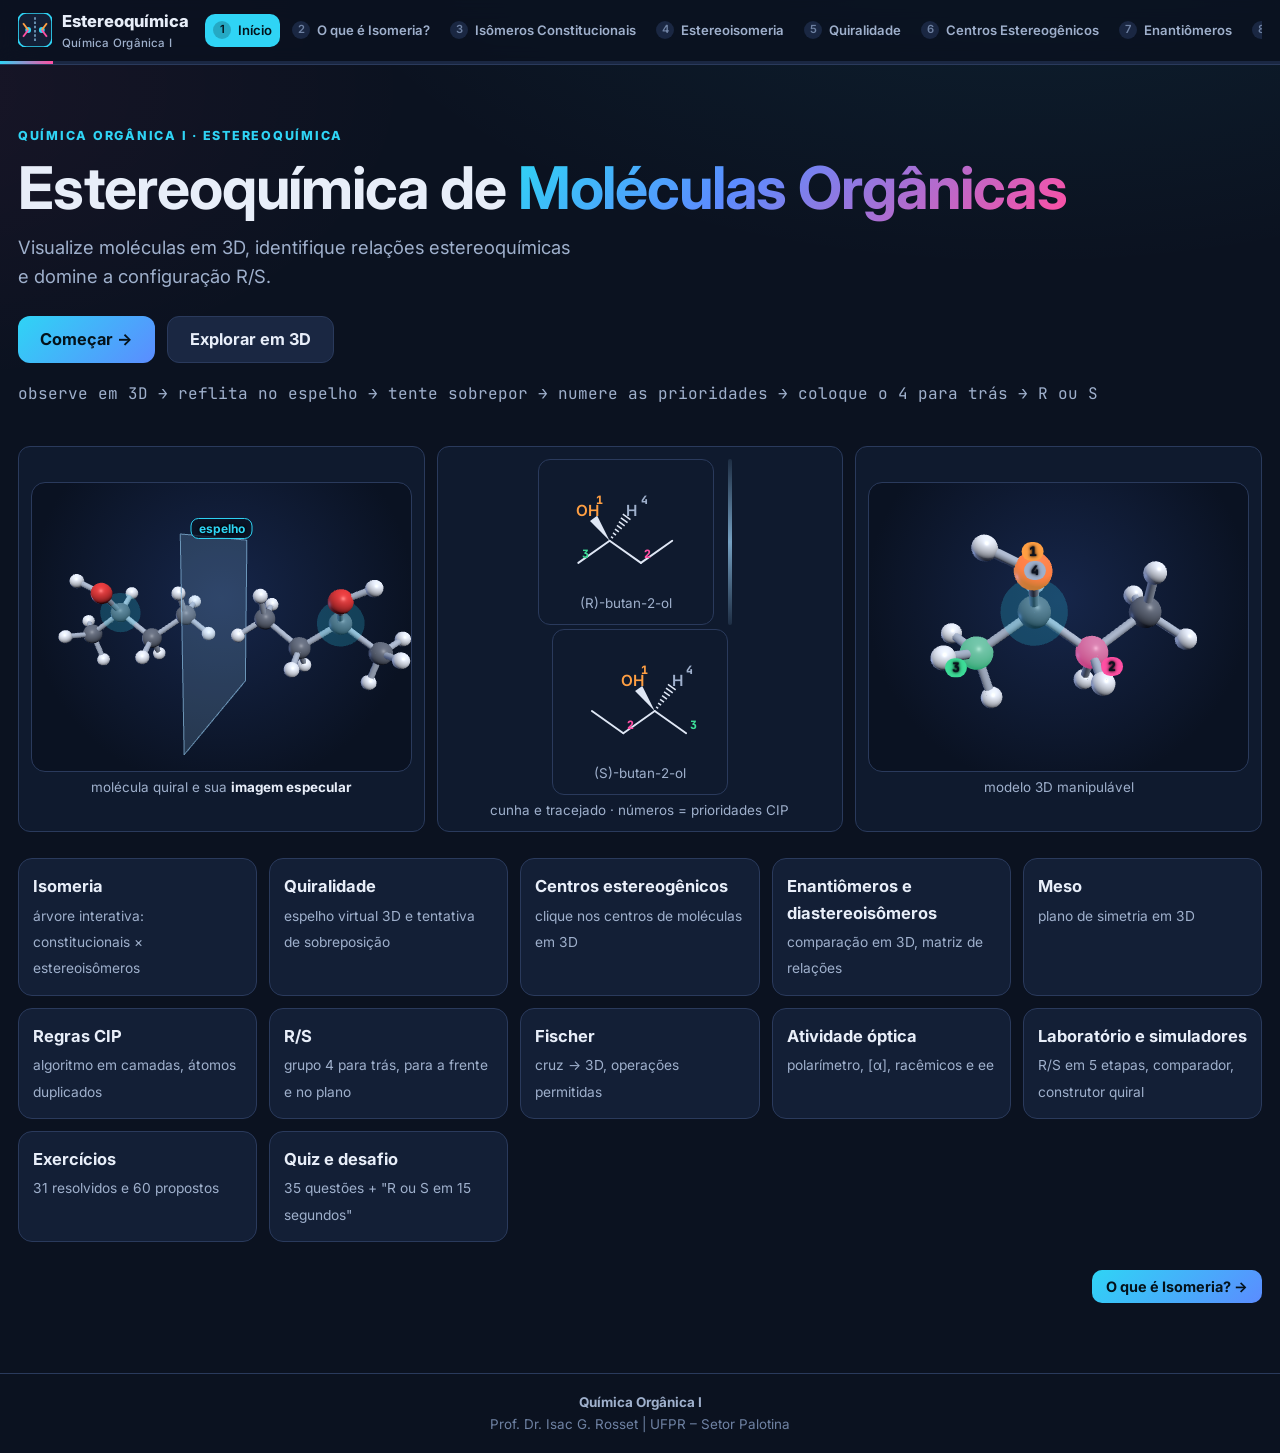
<file: estereoquimica/index.html>
<!doctype html>
<html lang="pt-BR">
<head>
  <meta charset="utf-8">
  <meta name="viewport" content="width=device-width, initial-scale=1">
  <title>Estereoquímica de Moléculas Orgânicas · Química Orgânica I</title>
  <meta name="description" content="Ambiente interativo de estereoquímica: isomeria, quiralidade, centros estereogênicos, enantiômeros, diastereoisômeros, meso, regras CIP, configuração R/S, projeções de Fischer e atividade óptica, com modelos 3D.">
  <meta name="theme-color" content="#0b1220">
  <link rel="icon" href="favicon.svg" type="image/svg+xml">
  <link rel="preconnect" href="https://fonts.googleapis.com">
  <link rel="preconnect" href="https://fonts.gstatic.com" crossorigin>
  <link href="https://fonts.googleapis.com/css2?family=Inter:wght@400;500;600;700;800;900&family=JetBrains+Mono:wght@500;700&display=swap" rel="stylesheet">
  <link rel="stylesheet" href="css/style.css">
  <script type="importmap">{ "imports": { "three": "./vendor/three.module.min.js" } }</script>
</head>
<body>
<a class="skip" href="#main">Pular para o conteúdo</a>

<header class="topbar">
  <div class="topbar-inner">
    <a class="brand" href="#inicio" aria-label="Início">
      <svg class="logo" viewBox="0 0 40 40" aria-hidden="true"><rect width="40" height="40" rx="10" fill="#131f36" stroke="#2fd4f5" stroke-width="2"/><line x1="20" y1="5" x2="20" y2="35" stroke="#9fd8ff" stroke-width="1.4" stroke-dasharray="3 2"/><circle cx="12" cy="20" r="3.4" fill="#2fd4f5"/><line x1="12" y1="20" x2="6" y2="12" stroke="#ff9f43" stroke-width="2.2"/><line x1="12" y1="20" x2="6" y2="28" stroke="#ff4fa3" stroke-width="2.2"/><circle cx="28" cy="20" r="3.4" fill="#2fd4f5"/><line x1="28" y1="20" x2="34" y2="12" stroke="#ff9f43" stroke-width="2.2"/><line x1="28" y1="20" x2="34" y2="28" stroke="#ff4fa3" stroke-width="2.2"/></svg>
      <span>Estereoquímica<small>Química Orgânica I</small></span>
    </a>
    <nav class="mainnav" aria-label="Módulos">
      <ol>
        <li><a href="#inicio">Início</a></li>
        <li><a href="#isomeria">O que é Isomeria?</a></li>
        <li><a href="#constitucionais">Isômeros Constitucionais</a></li>
        <li><a href="#estereoisomeria">Estereoisomeria</a></li>
        <li><a href="#quiralidade">Quiralidade</a></li>
        <li><a href="#centros">Centros Estereogênicos</a></li>
        <li><a href="#enantiomeros">Enantiômeros</a></li>
        <li><a href="#diastereoisomeros">Diastereoisômeros</a></li>
        <li><a href="#meso">Compostos Meso</a></li>
        <li><a href="#cip">Regras CIP</a></li>
        <li><a href="#rs">Configuração R/S</a></li>
        <li><a href="#nomenclatura">Nomenclatura</a></li>
        <li><a href="#fischer">Projeções de Fischer</a></li>
        <li><a href="#optica">Atividade Óptica</a></li>
        <li><a href="#racemicas">Misturas Racêmicas</a></li>
        <li><a href="#numero">Número de Estereoisômeros</a></li>
        <li><a href="#varios">Vários Centros</a></li>
        <li><a href="#laboratorio">Laboratório 3D</a></li>
        <li><a href="#simulador">Simulador R/S</a></li>
        <li><a href="#comparador">Comparador</a></li>
        <li><a href="#resolvidos">Resolvidos</a></li>
        <li><a href="#propostos">Propostos</a></li>
        <li><a href="#quiz">Quiz Final</a></li>
        <li><a href="#mapa">Mapa Conceitual</a></li>
      </ol>
    </nav>
  </div>
  <div class="progress-top" aria-hidden="true"><span id="progress"></span></div>
</header>

<main id="main" tabindex="-1">

<!-- 1 INÍCIO -->
<section class="section" id="inicio" data-title="Início">
  <div class="hero hero-stack">
    <div>
      <span class="kicker">Química Orgânica I · estereoquímica</span>
      <h1>Estereoquímica de <span class="g">Moléculas Orgânicas</span></h1>
      <p class="sub">Visualize moléculas em 3D, identifique relações estereoquímicas e domine a configuração R/S.</p>
      <div class="cta"><a class="btn primary lg" href="#isomeria">Começar →</a><a class="btn lg" href="#laboratorio">Explorar em 3D</a></div>
      <p class="eq">observe em 3D → reflita no espelho → tente sobrepor → numere as prioridades → coloque o 4 para trás → R ou S</p>
    </div>
    <div data-w="hero" data-3d class="grid3 herogrid"></div>
  </div>
  <div class="modules">
    <a href="#isomeria"><b>Isomeria</b><span>árvore interativa: constitucionais × estereoisômeros</span></a>
    <a href="#quiralidade"><b>Quiralidade</b><span>espelho virtual 3D e tentativa de sobreposição</span></a>
    <a href="#centros"><b>Centros estereogênicos</b><span>clique nos centros de moléculas em 3D</span></a>
    <a href="#enantiomeros"><b>Enantiômeros e diastereoisômeros</b><span>comparação em 3D, matriz de relações</span></a>
    <a href="#meso"><b>Meso</b><span>plano de simetria em 3D</span></a>
    <a href="#cip"><b>Regras CIP</b><span>algoritmo em camadas, átomos duplicados</span></a>
    <a href="#rs"><b>R/S</b><span>grupo 4 para trás, para a frente e no plano</span></a>
    <a href="#fischer"><b>Fischer</b><span>cruz → 3D, operações permitidas</span></a>
    <a href="#optica"><b>Atividade óptica</b><span>polarímetro, [α], racêmicos e ee</span></a>
    <a href="#laboratorio"><b>Laboratório e simuladores</b><span>R/S em 5 etapas, comparador, construtor quiral</span></a>
    <a href="#resolvidos"><b>Exercícios</b><span>31 resolvidos e 60 propostos</span></a>
    <a href="#quiz"><b>Quiz e desafio</b><span>35 questões + "R ou S em 15 segundos"</span></a>
  </div>
</section>

<!-- 2 ISOMERIA -->
<section class="section" id="isomeria" data-title="O que é Isomeria?">
  <div class="section-head"><div><span class="kicker">Módulo 2</span><h2>O que é isomeria?</h2><p class="lead"><b>Isômeros</b> são compostos diferentes com a <b>mesma fórmula molecular</b>. Eles diferem na conectividade ou no arranjo espacial dos átomos.</p></div></div>
  <div class="block">
    <h3 class="block-title">Árvore da isomeria <span class="tag">clique nos ramos</span></h3>
    <div data-w="isoTree"></div>
    <div class="note key"><b class="t">Conceito-chave</b>Primeiro pergunte: <b>a conectividade é a mesma?</b> Se não, são constitucionais. Se sim, a diferença está no espaço: estereoisômeros.</div>
  </div>
  <div class="block">
    <h3 class="block-title">Classifique os pares</h3>
    <div data-w="constActivity"></div>
    <div class="note quick" data-q="C₂H₆O pode ser etanol ou éter dimetílico. Eles são:" data-o="isômeros constitucionais;estereoisômeros;a mesma substância" data-a="0" data-e="Mesma fórmula, conectividades diferentes (isômeros de função)."></div>
  </div>
</section>

<!-- 3 CONSTITUCIONAIS -->
<section class="section" id="constitucionais" data-title="Isômeros Constitucionais">
  <div class="section-head"><div><span class="kicker">Módulo 3</span><h2>Isômeros constitucionais</h2><p class="lead">Mesma fórmula, <b>átomos ligados em ordem diferente</b>.</p></div></div>
  <div class="block">
    <div class="grid3">
      <div class="defbox"><b>De cadeia</b>esqueleto diferente: butano × 2-metilpropano; pentano × 2-metilbutano.</div>
      <div class="defbox o"><b>De posição</b>mesmo grupo em outra posição: propan-1-ol × propan-2-ol.</div>
      <div class="defbox m"><b>De função</b>grupos funcionais diferentes: etanol × éter dimetílico.</div>
    </div>
    <p>Use a árvore do módulo anterior para ver os exemplos desenhados. Abaixo, a atividade <b>"Mesma conectividade ou conectividade diferente?"</b> — percorra cada átomo e compare seus vizinhos.</p>
    <div data-w="constActivity"></div>
    <div class="note err"><b class="t">Erro comum</b>Achar que dois desenhos diferentes são isômeros. Uma cadeia "dobrada" de outro jeito (butano em zigue-zague × butano em "U") é a <b>mesma</b> molécula: a conectividade não mudou.</div>
  </div>
</section>

<!-- 4 ESTEREOISOMERIA -->
<section class="section" id="estereoisomeria" data-title="Estereoisomeria">
  <div class="section-head"><div><span class="kicker">Módulo 4</span><h2>Estereoisomeria</h2><p class="lead">Mesma conectividade, <b>orientação espacial diferente</b>. Para comparar, precisamos ver em 3D — e lembrar que <b>girar não muda a identidade</b>.</p></div></div>
  <nav class="subnav"><a href="#est-rot">Girar não muda</a><a href="#est-mesma">São a mesma molécula?</a><a href="#est-cunha">Cunha e tracejado</a></nav>
  <div class="block" id="est-rot">
    <h3 class="block-title">Girar uma molécula não muda sua identidade <span class="tag">3D</span></h3>
    <div data-w="rotOnly" data-3d></div>
    <div class="note think"><b class="t">Pense nisso</b>Se você gira a molécula, ela fica parecendo diferente no papel. Mas alguma ligação foi quebrada?</div>
  </div>
  <div class="block" id="est-mesma">
    <h3 class="block-title">"São a mesma molécula?" <span class="tag">girar · sobrepor · verificar</span></h3>
    <div data-w="sameMol" data-3d></div>
    <div class="note key"><b class="t">Conceito-chave</b>Duas estruturas são <b>idênticas</b> se uma puder ser sobreposta à outra apenas por <b>rotação e translação</b>, sem quebrar ligações.</div>
  </div>
  <div class="block" id="est-cunha">
    <h3 class="block-title">Cunha e tracejado: do 3D ao papel <span class="tag">animação</span></h3>
    <div class="grid3">
      <div class="defbox"><b>Linha cheia</b>ligação no plano do papel.</div>
      <div class="defbox o"><b>Cunha cheia</b>ligação apontando <b>para o observador</b>.</div>
      <div class="defbox m"><b>Tracejado</b>ligação apontando <b>para trás</b> do papel.</div>
    </div>
    <div data-w="wedge3d" data-3d></div>
    <h4>A mesma molécula em orientações diferentes — todas corretas</h4>
    <div class="figs" data-fig="orients"></div>
    <h4>3D → cunha/tracejado</h4>
    <div data-w="wedgeQuiz" data-3d></div>
    <div class="note care"><b class="t">Cuidado</b>Trocar só uma cunha por tracejado (sem mexer no resto) <b>não</b> é girar: gera o outro estereoisômero.</div>
  </div>
</section>

<!-- 5 QUIRALIDADE -->
<section class="section" id="quiralidade" data-title="Quiralidade">
  <div class="section-head"><div><span class="kicker">Módulo 5</span><h2>Quiralidade</h2><p class="lead">Um objeto é <b>quiral</b> quando não é sobreponível à sua imagem especular — como as mãos.</p></div></div>
  <div class="block">
    <h3 class="block-title">Analogia das mãos</h3>
    <div data-w="hands"></div>
  </div>
  <div class="block">
    <h3 class="block-title">Espelho virtual 3D <span class="tag">mostrar imagem · sobrepor</span></h3>
    <div data-w="mirror" data-3d></div>
    <div class="grid2">
      <div class="defbox"><b>Sobreponível → aquiral</b>propan-2-ol, diclorometano, formas meso.</div>
      <div class="defbox m"><b>Não sobreponível → quiral</b>CHBrClF, butan-2-ol, ácido lático.</div>
    </div>
    <div class="note care"><b class="t">Cuidado</b>Quiralidade é uma <b>propriedade global</b> da molécula, não de um átomo isolado. O caso mais comum é o carbono com quatro grupos diferentes, mas existem outras formas de quiralidade (axial em alenos e bifenilas, planar, helicoidal) — e há moléculas com centros estereogênicos que são aquirais (meso).</div>
  </div>
</section>

<!-- 6 CENTROS -->
<section class="section" id="centros" data-title="Centros Estereogênicos">
  <div class="section-head"><div><span class="kicker">Módulo 6</span><h2>Centros estereogênicos</h2><p class="lead">Um átomo em que a <b>troca de dois grupos</b> gera um estereoisômero. Para carbono sp³: <b>quatro grupos diferentes</b>.</p></div></div>
  <div class="block">
    <h3 class="block-title">Butan-2-ol: os quatro grupos de C2 <span class="tag">clique</span></h3>
    <div data-w="fourGroups" data-3d></div>
  </div>
  <div class="block">
    <h3 class="block-title">Clique em todos os centros estereogênicos <span class="tag">0, 1, 2 ou vários</span></h3>
    <div data-w="clickCenters" data-3d></div>
    <div class="note err"><b class="t">Erro comum</b>Marcar CH₂, CH₃ ou carbonos de C=O. Eles têm dois (ou três) grupos iguais ou não são tetraédricos.</div>
    <div class="note quick" data-q="O C3 do 3-metil-hexano é centro estereogênico?" data-o="sim;não" data-a="0" data-e="H, CH₃, etila e propila: quatro grupos diferentes (a diferença aparece longe do centro)."></div>
  </div>
</section>

<!-- 7 ENANTIÔMEROS -->
<section class="section" id="enantiomeros" data-title="Enantiômeros">
  <div class="section-head"><div><span class="kicker">Módulo 7</span><h2>Enantiômeros</h2><p class="lead">Estereoisômeros que são <b>imagens especulares não sobreponíveis</b>: todos os centros invertidos.</p></div></div>
  <div class="block">
    <div class="figs" data-fig="enantPair"></div>
    <h3 class="block-title">Espelho e sobreposição <span class="tag">3D</span></h3>
    <div data-w="enantMirror" data-3d></div>
  </div>
  <div class="block">
    <h3 class="block-title">Propriedades</h3>
    <div class="table-wrap"><table class="cmp"><thead><tr><th>Propriedade</th><th>Enantiômeros</th></tr></thead><tbody>
      <tr><td>PF, PE, densidade, solubilidade em solvente aquiral</td><td class="okc"><b>iguais</b></td></tr>
      <tr><td>Espectros de IV, RMN (ambiente aquiral)</td><td class="okc"><b>iguais</b></td></tr>
      <tr><td>Rotação da luz polarizada</td><td class="hic"><b>mesmo valor, sinais opostos</b></td></tr>
      <tr><td>Reação com reagentes/catalisadores quirais</td><td class="hic"><b>diferente</b></td></tr>
      <tr><td>Interação com enzimas e receptores (quirais)</td><td class="hic"><b>diferente</b> (cheiro, sabor, atividade farmacológica)</td></tr>
    </tbody></table></div>
    <div class="note key"><b class="t">Conceito-chave</b>Enantiômeros só se diferenciam em um <b>ambiente quiral</b> (luz polarizada, outra molécula quiral, um sistema biológico).</div>
  </div>
</section>

<!-- 8 DIASTEREOISÔMEROS -->
<section class="section" id="diastereoisomeros" data-title="Diastereoisômeros">
  <div class="section-head"><div><span class="kicker">Módulo 8</span><h2>Diastereoisômeros</h2><p class="lead">Estereoisômeros que <b>não</b> são imagens especulares: apenas parte dos centros é invertida. Têm propriedades físicas diferentes.</p></div></div>
  <div class="block">
    <h3 class="block-title">2,3-diclorobutano: (2R,3R), (2S,3S) e (2R,3S) <span class="tag">3D</span></h3>
    <div data-w="trioDicl" data-3d></div>
    <div class="note care"><b class="t">Cuidado</b>O (2R,3S) deste composto é <b>meso</b>: ele é diastereoisômero das duas formas quirais, mas não tem enantiômero (sua imagem especular é ele mesmo).</div>
  </div>
  <div class="block">
    <h3 class="block-title">Comparador de relações <span class="tag">pares gerados</span></h3>
    <div data-w="relComp"></div>
  </div>
</section>

<!-- 9 MESO -->
<section class="section" id="meso" data-title="Compostos Meso">
  <div class="section-head"><div><span class="kicker">Módulo 9</span><h2>Compostos meso</h2><p class="lead">Possuem centros estereogênicos, mas são <b>aquirais</b>: têm um <b>plano de simetria</b> interno.</p></div></div>
  <div class="block">
    <h3 class="block-title">Mostrar plano de simetria <span class="tag">Fischer ↔ 3D</span></h3>
    <div data-w="mesoPlane" data-3d></div>
    <p class="hint3">O plano aparece na conformação eclipsada (a da projeção de Fischer). Na conformação anti, a forma meso tem um centro de inversão — continua aquiral.</p>
  </div>
  <div class="block">
    <h3 class="block-title">A imagem especular de um meso é ele mesmo <span class="tag">sobrepor</span></h3>
    <div data-w="mesoMirror" data-3d></div>
  </div>
  <div class="block">
    <h3 class="block-title">Ácido tartárico: (R,R), (S,S) e (R,S)</h3>
    <div class="figs" data-fig="tartaric"></div>
    <div class="grid2">
      <div class="defbox"><b>Elementos de simetria</b>plano (σ): divide em metades especulares; centro de inversão (i); eixo impróprio (Sₙ). Qualquer um deles torna a molécula aquiral.</div>
      <div class="defbox o"><b>Reconhecendo meso</b>centros com os mesmos substituintes e descritores opostos (R,S), metades "iguais".</div>
    </div>
    <div class="note err"><b class="t">Erro comum</b>Achar que todo composto com centros estereogênicos é quiral. Formas meso têm centros e são aquirais.</div>
  </div>
</section>

<!-- 10 CIP -->
<section class="section" id="cip" data-title="Regras CIP">
  <div class="section-head"><div><span class="kicker">Módulo 10</span><h2>Regras de prioridade CIP</h2><p class="lead">Cahn–Ingold–Prelog: um algoritmo para ordenar os quatro grupos de um centro (1 → 4).</p></div></div>
  <nav class="subnav"><a href="#cip-proc">Procedimento</a><a href="#cip-z">Número atômico</a><a href="#cip-camadas">Camadas</a><a href="#cip-mult">Ligações múltiplas</a><a href="#cip-ex">Exercícios</a></nav>
  <div class="block" id="cip-proc">
    <h3 class="block-title">Procedimento em 6 passos</h3>
    <ol class="steps6">
      <li>Identifique os <b>quatro átomos ligados</b> diretamente ao centro.</li>
      <li>Compare pelo <b>número atômico</b>: maior Z, maior prioridade (isótopos: maior massa).</li>
      <li>Se houver <b>empate</b>, liste os três átomos ligados a cada átomo empatado (camada 2), em ordem decrescente.</li>
      <li>Compare as listas termo a termo: o <b>primeiro ponto de diferença</b> decide.</li>
      <li>Persistindo o empate, avance para a camada seguinte, pelo ramo de maior prioridade.</li>
      <li>Ligações <b>duplas/triplas</b>: duplique (triplique) os átomos da ligação múltipla.</li>
    </ol>
  </div>
  <div class="block" id="cip-z">
    <h3 class="block-title">Número atômico <span class="tag">tabela interativa</span></h3>
    <div data-w="ptable"></div>
    <div class="formula">I &gt; Br &gt; Cl &gt; S &gt; O &gt; N &gt; C &gt; H &nbsp;·&nbsp; isótopos: T &gt; D &gt; H</div>
  </div>
  <div class="block" id="cip-camadas">
    <h3 class="block-title">Algoritmo em camadas <span class="tag">passo a passo</span></h3>
    <div data-w="cipTree" data-3d></div>
    <div class="note err"><b class="t">Erro comum</b>Somar as massas do grupo inteiro. O CIP compara <b>camada a camada</b>; o primeiro ponto de diferença decide, mesmo que o outro grupo seja "maior".</div>
  </div>
  <div class="block" id="cip-mult">
    <h3 class="block-title">Ligações múltiplas: átomos duplicados</h3>
    <div data-w="dupAtoms"></div>
  </div>
  <div class="block" id="cip-ex">
    <h3 class="block-title">Ordene por prioridade <span class="tag">arrastar</span></h3>
    <div data-w="cipOrder"></div>
  </div>
</section>

<!-- 11 R/S -->
<section class="section" id="rs" data-title="Configuração R/S">
  <div class="section-head"><div><span class="kicker">Módulo 11</span><h2>Configuração R/S</h2><p class="lead">Numere as prioridades, coloque o grupo 4 <b>para trás</b> e siga 1 → 2 → 3: <b>horário = R</b> (rectus), <b>anti-horário = S</b> (sinister).</p></div></div>
  <nav class="subnav"><a href="#rs-central">Passo a passo 3D</a><a href="#rs-frente">Grupo 4 para a frente</a><a href="#rs-plano">Grupo 4 no plano</a></nav>
  <div class="block" id="rs-central">
    <h3 class="block-title">Prioridades → grupo 4 para trás → seta 1 → 2 → 3 <span class="tag">3D</span></h3>
    <div data-w="rsView" data-3d></div>
    <div class="note key"><b class="t">Conceito-chave</b>O grupo de menor prioridade deve apontar <b>para longe</b> do observador. Só então o sentido 1 → 2 → 3 indica R ou S.</div>
  </div>
  <div class="block" id="rs-frente">
    <h3 class="block-title">Grupo 4 para a frente: leia e <b>inverta</b> <span class="tag">animação</span></h3>
    <div data-w="g4front" data-3d></div>
  </div>
  <div class="block" id="rs-plano">
    <h3 class="block-title">Grupo 4 no plano</h3>
    <div class="grid3">
      <div class="defbox"><b>Estratégia 1 · trocar</b>troque o 4 com o grupo que está para trás; determine R/S; <b>inverta</b> (uma troca inverte).</div>
      <div class="defbox o"><b>Estratégia 2 · girar</b>gire a molécula (mentalmente ou no 3D) até o 4 ir para trás.</div>
      <div class="defbox m"><b>Estratégia 3 · duas trocas</b>faça duas trocas (configuração preservada) para pôr o 4 no tracejado.</div>
    </div>
    <div data-w="g4plane"></div>
    <div class="note quick" data-q="Com o H na cunha, a seta 1→2→3 parece horária. A configuração é:" data-o="R;S" data-a="1" data-e="O 4 aponta para você: inverta. Horário aparente → S."></div>
  </div>
</section>

<!-- 12 NOMENCLATURA -->
<section class="section" id="nomenclatura" data-title="Nomenclatura Estereoquímica">
  <div class="section-head"><div><span class="kicker">Módulo 12</span><h2>Nomenclatura estereoquímica</h2><p class="lead">Descritores entre parênteses, com locantes, antes do nome: <b>(2R,3S)-</b>2-bromo-3-clorobutano.</p></div></div>
  <div class="block">
    <div class="grid3">
      <div class="defbox"><b>Um centro</b>(R)-butan-2-ol — o locante é opcional.</div>
      <div class="defbox o"><b>Vários centros</b>(2R,3S)-… — cada descritor com seu locante, separados por vírgula, em ordem crescente.</div>
      <div class="defbox m"><b>Meso</b>(2R,3S)-2,3-dibromobutano, também chamado <i>meso</i>-2,3-dibromobutano.</div>
    </div>
    <div class="figs" data-fig="nameEx"></div>
  </div>
  <div class="block">
    <h3 class="block-title">Simulador de nomenclatura <span class="tag">passo a passo</span></h3>
    <div data-w="nameSim"></div>
  </div>
  <div class="block">
    <h3 class="block-title">Exercícios</h3>
    <div data-w="nameEx"></div>
  </div>
</section>

<!-- 13 FISCHER -->
<section class="section" id="fischer" data-title="Projeções de Fischer">
  <div class="section-head"><div><span class="kicker">Módulo 13</span><h2>Projeções de Fischer</h2><p class="lead">Cruz: <b>horizontais para a frente</b>, <b>verticais para trás</b>; o centro estereogênico fica no cruzamento.</p></div></div>
  <nav class="subnav"><a href="#fi-3d">Fischer → 3D</a><a href="#fi-ops">Operações</a><a href="#fi-rs">R/S</a><a href="#fi-multi">Vários centros</a></nav>
  <div class="block" id="fi-3d">
    <h3 class="block-title">Transformar Fischer em 3D <span class="tag">animação</span></h3>
    <div data-w="fischerMorph" data-3d></div>
  </div>
  <div class="block" id="fi-ops">
    <h3 class="block-title">Operações permitidas <span class="tag">animação</span></h3>
    <div class="grid2">
      <div class="defbox"><b>Mantêm</b>giro de 180° no plano; número <b>par</b> de trocas.</div>
      <div class="defbox m"><b>Invertem</b>giro de 90°; <b>uma</b> troca de dois grupos.</div>
    </div>
    <div data-w="fischerOps"></div>
  </div>
  <div class="block" id="fi-rs">
    <h3 class="block-title">R/S em Fischer <span class="tag">gerador</span></h3>
    <p>H (grupo 4) na <b>vertical</b> → já está para trás: leia direto. H na <b>horizontal</b> → está para a frente: leia e <b>inverta</b>.</p>
    <div data-w="fischerRS"></div>
  </div>
  <div class="block" id="fi-multi">
    <h3 class="block-title">Fischer com vários centros <span class="tag">classifique</span></h3>
    <div data-w="fischerMulti"></div>
  </div>
</section>

<!-- 14 ÓPTICA -->
<section class="section" id="optica" data-title="Atividade Óptica">
  <div class="section-head"><div><span class="kicker">Módulo 14</span><h2>Atividade óptica</h2><p class="lead">Substâncias quirais (não racêmicas) giram o plano da luz polarizada: <b>dextrorrotatórias (+)</b> no sentido horário e <b>levorrotatórias (−)</b> no anti-horário.</p></div></div>
  <div class="block">
    <h3 class="block-title">Polarímetro virtual <span class="tag">gire o analisador</span></h3>
    <div data-w="polarimeter"></div>
    <div class="formula">[α] = α<sub>obs</sub> / (l · c) &nbsp;·&nbsp; l em dm, c em g/mL</div>
    <div class="note err"><b class="t">Erro comum</b><b>R/S não indica (+)/(−).</b> R/S é uma convenção geométrica (regras CIP); o sinal da rotação é uma medida experimental. (R)-gliceraldeído é (+); (R)-butan-2-ol é (−).</div>
  </div>
  <div class="block">
    <h3 class="block-title">Estereoquímica e biologia</h3>
    <p>Enzimas e receptores são quirais (formados por L-aminoácidos e D-açúcares) e por isso podem distinguir enantiômeros: a (R)-carvona tem cheiro de hortelã e a (S)-carvona, de alcaravia; muitos fármacos são vendidos como um único enantiômero porque o outro é menos ativo ou causa efeitos diferentes. No caso da talidomida, os enantiômeros se interconvertem no organismo — por isso administrar um só deles não elimina o risco.</p>
  </div>
</section>

<!-- 15 RACÊMICAS -->
<section class="section" id="racemicas" data-title="Misturas Racêmicas">
  <div class="section-head"><div><span class="kicker">Módulo 15</span><h2>Misturas racêmicas e excesso enantiomérico</h2><p class="lead">Racemato: mistura <b>1:1</b> de enantiômeros. As rotações se cancelam: (+α) + (−α) = 0.</p></div></div>
  <div class="block">
    <h3 class="block-title">Misture os enantiômeros do butan-2-ol <span class="tag">ee</span></h3>
    <div data-w="racemic"></div>
    <div class="formula">ee = |% maior − % menor| = [α]<sub>amostra</sub> / [α]<sub>puro</sub> × 100</div>
    <div class="note care"><b class="t">Cuidado</b>Racemato e meso têm α = 0 por motivos diferentes: o meso é <b>uma substância aquiral</b>; o racemato é uma <b>mistura</b> de duas substâncias quirais.</div>
  </div>
</section>

<!-- 16 NÚMERO -->
<section class="section" id="numero" data-title="Número de Estereoisômeros">
  <div class="section-head"><div><span class="kicker">Módulo 16</span><h2>Número de estereoisômeros</h2><p class="lead">Com <b>n</b> centros estereogênicos, há no máximo <b>2ⁿ</b> estereoisômeros. Simetria (formas meso) reduz esse número.</p></div></div>
  <div class="block">
    <div data-w="count2n"></div>
  </div>
  <div class="block">
    <h3 class="block-title">Exercícios (1 a 4 centros)</h3>
    <div data-w="countEx"></div>
  </div>
</section>

<!-- 17 VÁRIOS CENTROS -->
<section class="section" id="varios" data-title="Moléculas com Vários Centros">
  <div class="section-head"><div><span class="kicker">Módulo 17</span><h2>Moléculas com vários centros estereogênicos</h2><p class="lead">3-metilpentan-2-ol: (2R,3R), (2S,3S), (2R,3S) e (2S,3R).</p></div></div>
  <div class="block">
    <div data-w="multi3d" data-3d></div>
  </div>
  <div class="block">
    <h3 class="block-title">Matriz de relações A–D <span class="tag">preencha</span></h3>
    <div data-w="relMatrix"></div>
  </div>
</section>

<!-- 18 LABORATÓRIO -->
<section class="section" id="laboratorio" data-title="Laboratório Estereoquímico 3D">
  <div class="section-head"><div><span class="kicker">Módulo 18</span><h2>Laboratório estereoquímico 3D</h2><p class="lead">Escolha a molécula, mude a configuração de cada centro, veja prioridades, gere o enantiômero e converta para cunha ou Fischer.</p></div></div>
  <div class="block"><div data-w="lab" data-3d></div></div>
  <div class="block">
    <h3 class="block-title">Construtor quiral <span class="tag">4 substituintes</span></h3>
    <div data-w="chiralBuilder" data-3d></div>
  </div>
</section>

<!-- 19 SIMULADOR -->
<section class="section" id="simulador" data-title="Simulador R/S">
  <div class="section-head"><div><span class="kicker">Módulo 19</span><h2>Simulador R/S</h2><p class="lead">Cinco etapas, cada uma avaliada separadamente: centro → prioridades → grupo 4 atrás → sentido → descritor.</p></div></div>
  <div class="block"><div data-w="rsSim" data-3d></div></div>
  <div class="block">
    <h3 class="block-title">Troca de dois grupos <span class="tag">R ↔ S</span></h3>
    <div data-w="swapTool" data-3d></div>
  </div>
  <div class="block">
    <h3 class="block-title">Rotação não é reflexão</h3>
    <div data-w="rotRefl" data-3d></div>
  </div>
</section>

<!-- 20 COMPARADOR -->
<section class="section" id="comparador" data-title="Comparador de Estereoisômeros">
  <div class="section-head"><div><span class="kicker">Módulo 20</span><h2>Comparador de estereoisômeros</h2><p class="lead">Monte A e B, peça a explicação em 6 etapas e sobreponha em 3D.</p></div></div>
  <div class="block"><div data-w="comparator" data-3d></div></div>
  <div class="block">
    <h3 class="block-title">Fluxograma de decisão <span class="tag">aplicado a um par</span></h3>
    <div data-w="decTree"></div>
  </div>
</section>

<!-- 21 RESOLVIDOS -->
<section class="section" id="resolvidos" data-title="Exercícios Resolvidos">
  <div class="section-head"><div><span class="kicker">Módulo 21</span><h2>Exercícios resolvidos</h2><p class="lead">Tente resolver primeiro; depois peça a dica ou a resolução.</p></div></div>
  <div class="block"><div class="chips" data-w="levelChips"></div><div data-w="solved"></div></div>
</section>

<!-- 22 PROPOSTOS -->
<section class="section" id="propostos" data-title="Exercícios Propostos">
  <div class="section-head"><div><span class="kicker">Módulo 22</span><h2>Exercícios propostos</h2><p class="lead">60 exercícios: fáceis, intermediários e avançados. <button class="btn sm" type="button" data-action="redo">↺ Refazer todos</button></p></div></div>
  <nav class="subnav"><a href="#prop-easy">Fáceis</a><a href="#prop-mid">Intermediários</a><a href="#prop-hard">Avançados</a></nav>
  <div class="block">
    <h3 id="prop-easy">Fáceis</h3><div data-w="propEasy"></div>
    <h3 id="prop-mid">Intermediários</h3><div data-w="propMid"></div>
    <h3 id="prop-hard">Avançados</h3><div data-w="propHard"></div>
  </div>
</section>

<!-- 23 QUIZ -->
<section class="section" id="quiz" data-title="Quiz Final">
  <div class="section-head"><div><span class="kicker">Módulo 23</span><h2>Quiz final</h2><p class="lead">35 questões sorteadas de todos os temas.</p></div></div>
  <div class="block"><div data-w="quiz"></div></div>
  <div class="block" id="desafio"><h3 class="block-title">R ou S em 15 segundos <span class="tag">pontos · sequência · níveis</span></h3><div data-w="challenge"></div></div>
</section>

<!-- 24 MAPA -->
<section class="section" id="mapa" data-title="Mapa Conceitual">
  <div class="section-head"><div><span class="kicker">Módulo 24</span><h2>Mapa conceitual e resumo</h2></div></div>
  <div class="block"><div data-w="cmap"></div></div>
  <div class="block">
    <h3 class="block-title">Regras essenciais</h3>
    <div class="rules">
      <div>Mesma fórmula + conectividade diferente → <b>constitucionais</b></div>
      <div>Mesma conectividade + espaço diferente → <b>estereoisômeros</b></div>
      <div>Imagem especular <b>não sobreponível</b> → quiral</div>
      <div>Carbono com <b>quatro grupos diferentes</b> → centro estereogênico</div>
      <div>Todos os centros invertidos → <b>enantiômeros</b>; só parte → <b>diastereoisômeros</b></div>
      <div>Centros + plano de simetria → <b>meso</b> (aquiral)</div>
      <div>CIP: maior <b>número atômico</b>; empate → próxima camada; duplas duplicam</div>
      <div>Grupo 4 <b>para trás</b>: horário = <b>R</b>, anti-horário = <b>S</b></div>
      <div>Grupo 4 <b>para a frente</b>: leia e <b>inverta</b></div>
      <div>Fischer: horizontal = frente; 180° mantém; 90° inverte</div>
      <div>Uma troca inverte; <b>duas trocas</b> restauram</div>
      <div><b>R/S ≠ (+)/(−)</b>; racemato: α = 0; ee = |%maior − %menor|</div>
      <div>No máximo <b>2ⁿ</b> estereoisômeros</div>
    </div>
  </div>
</section>

<div class="pager" id="pager"></div>
</main>

<footer class="site">
  <b>Química Orgânica I</b><br>
  Prof. Dr. Isac G. Rosset | UFPR – Setor Palotina
</footer>

<script type="module" src="js/main.js"></script>
</body>
</html>
</file>
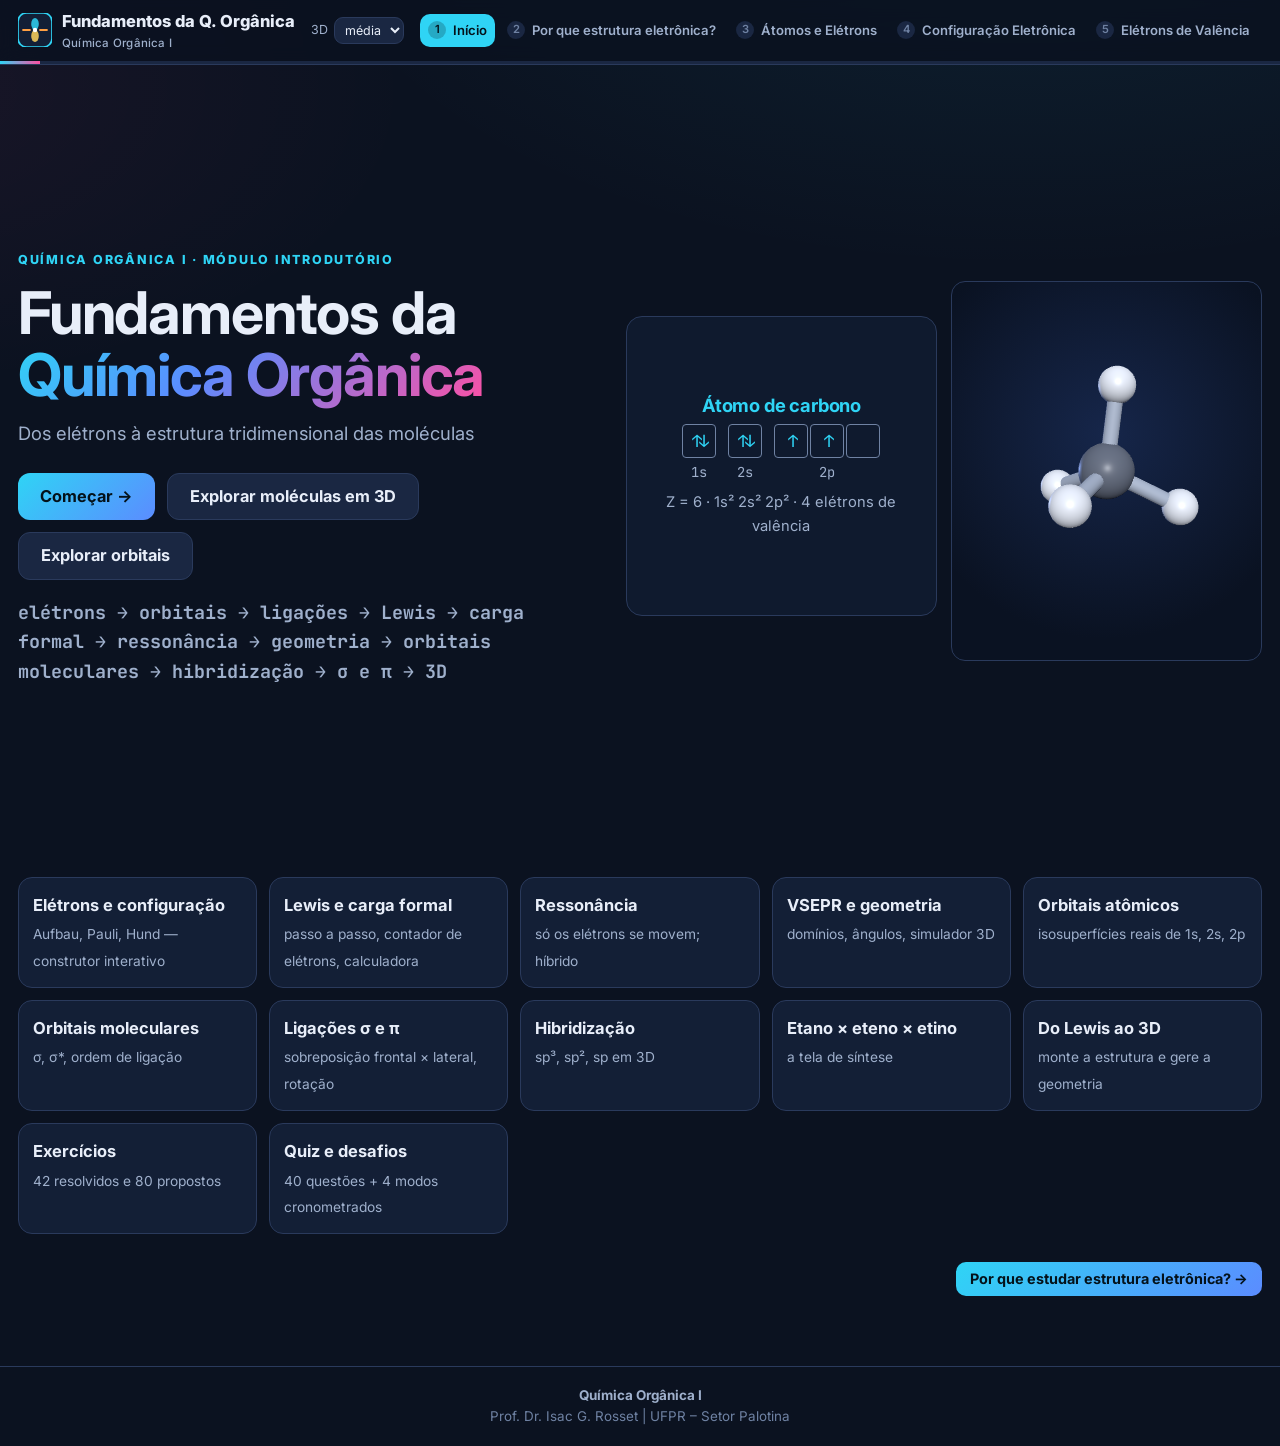
<file: fundamentos/index.html>
<!doctype html>
<html lang="pt-BR">
<head>
  <meta charset="utf-8">
  <meta name="viewport" content="width=device-width, initial-scale=1">
  <title>Fundamentos da Química Orgânica · Química Orgânica I</title>
  <meta name="description" content="Laboratório virtual de estrutura molecular e eletrônica: configuração eletrônica, Lewis, carga formal, ressonância, VSEPR, orbitais atômicos e moleculares, ligações σ e π e hibridização sp³, sp² e sp, com modelos 3D e orbitais calculados.">
  <meta name="theme-color" content="#0b1220">
  <link rel="icon" href="favicon.svg" type="image/svg+xml">
  <link rel="preconnect" href="https://fonts.googleapis.com">
  <link rel="preconnect" href="https://fonts.gstatic.com" crossorigin>
  <link href="https://fonts.googleapis.com/css2?family=Inter:wght@400;500;600;700;800;900&family=JetBrains+Mono:wght@500;700&display=swap" rel="stylesheet">
  <link rel="stylesheet" href="css/style.css">
  <script type="importmap">{ "imports": { "three": "./vendor/three.module.min.js" } }</script>
</head>
<body>
<a class="skip" href="#main">Pular para o conteúdo</a>

<header class="topbar">
  <div class="topbar-inner">
    <a class="brand" href="#inicio" aria-label="Início">
      <svg class="logo" viewBox="0 0 40 40" aria-hidden="true"><rect width="40" height="40" rx="10" fill="#131f36" stroke="#2fd4f5" stroke-width="2"/><ellipse cx="20" cy="13" rx="4.5" ry="7" fill="#2fd4f5" opacity=".85"/><ellipse cx="20" cy="27" rx="4.5" ry="7" fill="#ffd45c" opacity=".85"/><circle cx="20" cy="20" r="2.6" fill="#fff"/><path d="M6 20 H14 M26 20 H34" stroke="#ff9f43" stroke-width="2.4" stroke-linecap="round"/></svg>
      <span>Fundamentos da Q. Orgânica<small>Química Orgânica I</small></span>
    </a>
    <label class="qsel" title="Qualidade gráfica dos orbitais 3D">3D <select id="quality" aria-label="Qualidade gráfica dos orbitais"><option value="28">baixa</option><option value="40">média</option><option value="54">alta</option></select></label>
    <nav class="mainnav" aria-label="Módulos">
      <ol>
        <li><a href="#inicio">Início</a></li>
        <li><a href="#porque">Por que estrutura eletrônica?</a></li>
        <li><a href="#atomos">Átomos e Elétrons</a></li>
        <li><a href="#configuracao">Configuração Eletrônica</a></li>
        <li><a href="#valencia">Elétrons de Valência</a></li>
        <li><a href="#octeto">Regra do Octeto</a></li>
        <li><a href="#covalente">Ligação Covalente</a></li>
        <li><a href="#lewis">Estruturas de Lewis</a></li>
        <li><a href="#cargaformal">Carga Formal</a></li>
        <li><a href="#ressonancia">Ressonância</a></li>
        <li><a href="#vsepr">VSEPR</a></li>
        <li><a href="#geometria">Geometria Molecular</a></li>
        <li><a href="#quantica">Teoria Quântica</a></li>
        <li><a href="#orbitais">Orbitais Atômicos</a></li>
        <li><a href="#orbitaissp">Orbitais s e p</a></li>
        <li><a href="#orbmoleculares">Orbitais Moleculares</a></li>
        <li><a href="#ligantes">Ligantes e Antiligantes</a></li>
        <li><a href="#sigmapi">Ligações σ e π</a></li>
        <li><a href="#sp3">Hibridização sp³</a></li>
        <li><a href="#sp2">Hibridização sp²</a></li>
        <li><a href="#sp">Hibridização sp</a></li>
        <li><a href="#carbono">Carbono em Moléculas</a></li>
        <li><a href="#comparacao">sp³ × sp² × sp</a></li>
        <li><a href="#lab3d">Laboratório 3D</a></li>
        <li><a href="#laborbitais">Laboratório de Orbitais</a></li>
        <li><a href="#construtorlewis">Construtor de Lewis</a></li>
        <li><a href="#simvsepr">Simulador VSEPR</a></li>
        <li><a href="#simhib">Simulador de Hibridização</a></li>
        <li><a href="#resolvidos">Resolvidos</a></li>
        <li><a href="#propostos">Propostos</a></li>
        <li><a href="#quiz">Quiz Final</a></li>
        <li><a href="#mapa">Mapa Conceitual</a></li>
      </ol>
    </nav>
  </div>
  <div class="progress-top" aria-hidden="true"><span id="progress"></span></div>
</header>

<main id="main" tabindex="-1">

<!-- 1 -->
<section class="section" id="inicio" data-title="Início">
  <div class="hero">
    <div>
      <span class="kicker">Química Orgânica I · módulo introdutório</span>
      <h1>Fundamentos da <span class="g">Química Orgânica</span></h1>
      <p class="sub">Dos elétrons à estrutura tridimensional das moléculas</p>
      <div class="cta"><a class="btn primary lg" href="#porque">Começar →</a><a class="btn lg" href="#lab3d">Explorar moléculas em 3D</a><a class="btn lg" href="#laborbitais">Explorar orbitais</a></div>
      <p class="eq">elétrons → orbitais → ligações → Lewis → carga formal → ressonância → geometria → orbitais moleculares → hibridização → σ e π → 3D</p>
    </div>
    <div class="herogrid2" data-w="hero" data-3d></div>
  </div>
  <div class="modules">
    <a href="#configuracao"><b>Elétrons e configuração</b><span>Aufbau, Pauli, Hund — construtor interativo</span></a>
    <a href="#lewis"><b>Lewis e carga formal</b><span>passo a passo, contador de elétrons, calculadora</span></a>
    <a href="#ressonancia"><b>Ressonância</b><span>só os elétrons se movem; híbrido</span></a>
    <a href="#vsepr"><b>VSEPR e geometria</b><span>domínios, ângulos, simulador 3D</span></a>
    <a href="#orbitais"><b>Orbitais atômicos</b><span>isosuperfícies reais de 1s, 2s, 2p</span></a>
    <a href="#orbmoleculares"><b>Orbitais moleculares</b><span>σ, σ*, ordem de ligação</span></a>
    <a href="#sigmapi"><b>Ligações σ e π</b><span>sobreposição frontal × lateral, rotação</span></a>
    <a href="#sp3"><b>Hibridização</b><span>sp³, sp², sp em 3D</span></a>
    <a href="#comparacao"><b>Etano × eteno × etino</b><span>a tela de síntese</span></a>
    <a href="#construtorlewis"><b>Do Lewis ao 3D</b><span>monte a estrutura e gere a geometria</span></a>
    <a href="#resolvidos"><b>Exercícios</b><span>42 resolvidos e 80 propostos</span></a>
    <a href="#quiz"><b>Quiz e desafios</b><span>40 questões + 4 modos cronometrados</span></a>
  </div>
</section>

<!-- 2 -->
<section class="section" id="porque" data-title="Por que estudar estrutura eletrônica?">
  <div class="section-head"><div><span class="kicker">Módulo 2</span><h2>Por que o carbono consegue formar tantas moléculas diferentes?</h2><p class="lead">Esta é a pergunta que guia toda a aplicação: <b>como a distribuição dos elétrons determina a estrutura tridimensional e as propriedades das moléculas orgânicas?</b></p></div></div>
  <div class="block"><div data-w="whyCarbon"></div></div>
  <div class="block">
    <h3 class="block-title">A resposta tem cinco ingredientes</h3>
    <ol class="ladder"><li>configuração eletrônica (4 elétrons de valência)</li><li>ligações covalentes fortes, inclusive C–C</li><li>orbitais atômicos e moleculares</li><li>hibridização (sp³, sp², sp)</li><li>geometria (tetraédrica, plana, linear)</li></ol>
    <div class="note key"><b class="t">Conceito-chave</b>O mesmo átomo de carbono pode ser tetraédrico, plano ou linear, conforme forme ligações simples, duplas ou triplas — e isso decide a forma e a reatividade das moléculas.</div>
  </div>
</section>

<!-- 3 -->
<section class="section" id="atomos" data-title="Átomos e Elétrons">
  <div class="section-head"><div><span class="kicker">Módulo 3</span><h2>Átomos e elétrons</h2><p class="lead">Núcleo (prótons e nêutrons) muito pequeno e denso; elétrons descritos pela mecânica quântica em termos de <b>estados</b> e <b>distribuições de probabilidade</b>.</p></div></div>
  <div class="block"><div data-w="atomCard"></div>
    <div class="note err"><b class="t">Erro comum</b>Imaginar o elétron como uma bolinha girando em órbita. O modelo planetário não descreve fisicamente o átomo: o elétron não tem trajetória definida.</div></div>
</section>

<!-- 4 -->
<section class="section" id="configuracao" data-title="Configuração Eletrônica">
  <div class="section-head"><div><span class="kicker">Módulo 4</span><h2>Configuração eletrônica</h2><p class="lead">Camadas n = 1, 2, 3… e subníveis s, p, d, f. Em Química Orgânica, o foco é <b>1s, 2s e 2p</b>.</p></div></div>
  <div class="block"><div class="grid2"><div data-w="energyLadder"></div><div>
    <div class="rules"><div><b>Aufbau</b>: preencha primeiro os subníveis de menor energia.</div><div><b>Pauli</b>: no máximo 2 elétrons por orbital, com spins opostos.</div><div><b>Hund</b>: em orbitais de mesma energia, um elétron em cada (spins paralelos) antes de emparelhar.</div></div>
  </div></div></div>
  <div class="block"><h3 class="block-title">Exemplos e diagramas de orbitais</h3><div data-w="configTable"></div></div>
  <div class="block"><h3 class="block-title">Construtor de configuração eletrônica</h3><div data-w="configBuilder"></div>
    <div class="note quick" data-q="Quantos elétrons desemparelhados tem o oxigênio no estado fundamental?" data-o="0;2;4;6" data-a="1" data-e="2p⁴: ↑↓ ↑ ↑."></div></div>
</section>

<!-- 5 -->
<section class="section" id="valencia" data-title="Elétrons de Valência">
  <div class="section-head"><div><span class="kicker">Módulo 5</span><h2>Elétrons de valência e símbolos de Lewis</h2><p class="lead">Os elétrons da camada mais externa participam das ligações: H → 1, C → 4, N → 5, O → 6, F → 7.</p></div></div>
  <div class="block"><h3 class="block-title">Quantos elétrons de valência?</h3><div data-w="valQuiz"></div></div>
  <div class="block"><h3 class="block-title">Monte o símbolo de Lewis</h3><div data-w="lewisSymbol"></div></div>
</section>

<!-- 6 -->
<section class="section" id="octeto" data-title="Regra do Octeto">
  <div class="section-head"><div><span class="kicker">Módulo 6</span><h2>Regra do octeto</h2><p class="lead">Muitos elementos representativos tendem a formar estruturas com 8 elétrons na camada de valência. O hidrogênio segue o <b>dueto</b>.</p></div></div>
  <div class="block"><h3 class="block-title">Conte os elétrons ao redor de cada átomo</h3><div data-w="octetCounter"></div></div>
  <div class="block">
    <div class="note care"><b class="t">Cuidado: o octeto é um modelo útil, não uma lei universal.</b>Há espécies deficientes em elétrons (BF₃, carbocátions), radicais com número ímpar de elétrons (NO) e elementos do 3º período em diante que aparecem com octeto expandido em representações de Lewis (PCl₅, SF₆).</div>
    <div data-w="octetLimits"></div>
  </div>
</section>

<!-- 7 -->
<section class="section" id="covalente" data-title="Ligação Covalente">
  <div class="section-head"><div><span class="kicker">Módulo 7</span><h2>Ligação covalente</h2><p class="lead"><b>Ligação covalente = compartilhamento de densidade eletrônica entre átomos.</b> H• + •H → H–H.</p></div></div>
  <div class="block"><h3 class="block-title">Energia × distância internuclear</h3><div data-w="bondEnergy"></div></div>
  <div class="block"><h3 class="block-title">Simples, dupla e tripla</h3><div data-w="bondCompare"></div></div>
</section>

<!-- 8 -->
<section class="section" id="lewis" data-title="Estruturas de Lewis">
  <div class="section-head"><div><span class="kicker">Módulo 8</span><h2>Estruturas de Lewis</h2><p class="lead">Um procedimento em 8 passos, aplicado a CH₄, NH₃, H₂O, CO₂, HCN, CH₂O, CH₃OH, CH₃OCH₃ e CH₃COOH.</p></div></div>
  <div class="block"><div data-w="lewisSteps"></div></div>
  <div class="block"><h3 class="block-title">Contador de elétrons (inclusive íons)</h3><div data-w="eCount"></div></div>
  <div class="block"><a class="btn primary" href="#construtorlewis">Construa você mesmo no Construtor de Lewis →</a></div>
</section>

<!-- 9 -->
<section class="section" id="cargaformal" data-title="Carga Formal">
  <div class="section-head"><div><span class="kicker">Módulo 9</span><h2>Carga formal</h2><p class="lead"><b>CF = elétrons de valência − elétrons não ligantes − ½ (elétrons ligantes)</b> — ou: V − (pontos) − (traços).</p></div></div>
  <div class="block"><h3 class="block-title">Calculadora visual</h3><div data-w="fcCalc"></div></div>
  <div class="block"><h3 class="block-title">Estruturas mais plausíveis</h3>
    <ul class="checklist"><li>octetos completos quando apropriado</li><li>menor separação desnecessária de cargas</li><li>carga negativa preferencialmente no átomo mais eletronegativo (entre estruturas comparáveis)</li></ul>
    <div data-w="plausible"></div>
    <div class="note care"><b class="t">Cuidado</b>São tendências, não regras absolutas: no CO, a melhor estrutura (:C≡O:) tem a carga negativa no C, porque assim os dois átomos completam o octeto.</div>
  </div>
</section>

<!-- 10 -->
<section class="section" id="ressonancia" data-title="Ressonância">
  <div class="section-head"><div><span class="kicker">Módulo 10</span><h2>Ressonância</h2><p class="lead">Quando uma única estrutura de Lewis não descreve adequadamente a distribuição eletrônica, usamos <b>formas canônicas</b> de ressonância.</p></div></div>
  <div class="block"><h3 class="block-title">Formas canônicas e híbrido</h3><div data-w="resForms"></div></div>
  <div class="block"><h3 class="block-title">O que muda? Só os elétrons</h3><div data-w="resAnim"></div>
    <div class="note err big"><b class="t">Erro comum</b>As formas canônicas <b>não</b> são moléculas diferentes interconvertendo rapidamente (não é equilíbrio). A molécula real é <b>um único híbrido de ressonância</b>; nenhuma forma isolada existe.</div></div>
  <div class="block"><h3 class="block-title">Avaliando contribuintes</h3><div class="rules"><div>octetos completos pesam mais</div><div>menor separação de cargas</div><div>cargas em átomos apropriados (eletronegatividade)</div><div>formas equivalentes contribuem igualmente</div></div>
    <a class="btn primary" href="#ressim">Simulador de ressonância ↓</a></div>
  <div class="block" id="ressim"><h3 class="block-title">Simulador de ressonância: encontre outra forma canônica</h3><div data-w="resSim"></div></div>
</section>

<!-- 11 -->
<section class="section" id="vsepr" data-title="VSEPR">
  <div class="section-head"><div><span class="kicker">Módulo 11</span><h2>VSEPR — repulsão dos pares de elétrons da camada de valência</h2><p class="lead">Regiões de densidade eletrônica (<b>domínios eletrônicos</b>) ao redor de um átomo central adotam orientações que minimizam as repulsões.</p></div></div>
  <div class="block"><div class="rules"><div>ligação simples = 1 domínio</div><div>ligação dupla = 1 domínio</div><div>ligação tripla = 1 domínio</div><div>par isolado = 1 domínio</div></div>
    <div class="note err"><b class="t">Erro comum</b>Em VSEPR, uma ligação dupla conta como <b>um</b> domínio eletrônico, não dois.</div></div>
  <div class="block"><h3 class="block-title">Atividade: conte os domínios</h3><div data-w="domainQuiz"></div></div>
</section>

<!-- 12 -->
<section class="section" id="geometria" data-title="Geometria Molecular">
  <div class="section-head"><div><span class="kicker">Módulo 12</span><h2>Geometria molecular</h2><p class="lead">2 domínios → linear (180°); 3 → trigonal planar (120°); 4 → tetraédrica (109,5°). Pares isolados mudam a geometria molecular e comprimem os ângulos.</p></div></div>
  <div class="block"><h3 class="block-title">CH₄ (109,5°) · NH₃ (≈107°) · H₂O (≈104,5°) — e CO₂, BF₃, SO₂</h3><div data-w="geo3" data-3d></div></div>
  <div class="block"><h3 class="block-title">Geometria eletrônica × molecular</h3>
    <div class="cmp2"><div class="chcard"><h4>Geometria eletrônica</h4><p>Considera <b>todos</b> os domínios (átomos ligados e pares isolados). NH₃: tetraédrica.</p></div><div class="chcard"><h4>Geometria molecular</h4><p>Descreve apenas as <b>posições dos átomos</b>. NH₃: piramidal trigonal. Só coincidem quando não há pares isolados no átomo central.</p></div></div>
  </div>
  <div class="block"><h3 class="block-title">Modo “Qual é a geometria?”</h3><div data-w="geoMode"></div></div>
</section>

<!-- 13 -->
<section class="section" id="quantica" data-title="Introdução à Teoria Quântica">
  <div class="section-head"><div><span class="kicker">Módulo 13</span><h2>Introdução à teoria quântica</h2><p class="lead">Na mecânica quântica, elétrons não seguem órbitas clássicas: são descritos por <b>funções de onda ψ</b>; |ψ|² relaciona-se à densidade de probabilidade, e apenas certos estados de energia são permitidos.</p></div></div>
  <div class="block"><h3 class="block-title">Do modelo de Bohr ao modelo quântico</h3><div data-w="bohrVsQuantum"></div>
    <div class="note err"><b class="t">Erro comum</b>Orbitais não são trajetórias percorridas pelos elétrons.</div></div>
</section>

<!-- 14 -->
<section class="section" id="orbitais" data-title="Orbitais Atômicos">
  <div class="section-head"><div><span class="kicker">Módulo 14</span><h2>Orbitais atômicos</h2><p class="lead"><b>Orbital atômico</b> é uma função de onda associada a um estado eletrônico de um átomo; sua representação espacial pode indicar regiões de maior probabilidade de encontrar o elétron.</p></div></div>
  <div class="block"><h3 class="block-title">Orbital 1s em 3D <span class="tag">isosuperfície de ψ</span></h3><div data-w="ao1s" data-3d></div>
    <div class="note care"><b class="t">Cuidado</b>As superfícies mostradas são <b>isovalores da função de onda</b> (|ψ| = constante), calculadas para um átomo hidrogenoide: representação qualitativa. Dentro delas está a maior parte da probabilidade.</div></div>
  <div class="block"><h3 class="block-title">Densidade radial</h3><div data-w="radialPlot"></div></div>
</section>

<!-- 15 -->
<section class="section" id="orbitaissp" data-title="Orbitais s e p">
  <div class="section-head"><div><span class="kicker">Módulo 15</span><h2>Orbitais s e p</h2><p class="lead">1s e 2s são esféricos (o 2s tem um nó radial); os 2p têm dois lóbulos de fases opostas e um plano nodal.</p></div></div>
  <div class="block"><h3 class="block-title">1s × 2s</h3><div data-w="s12Compare" data-3d></div></div>
  <div class="block"><h3 class="block-title">2pₓ, 2pᵧ, 2p_z</h3><div data-w="ao2p" data-3d></div>
    <div class="note care"><b class="t">Cuidado — o que significa fase orbital?</b>As duas cores de um orbital p <b>não</b> representam regiões positiva e negativa de carga. Representam sinais (fases) opostos da função de onda. Isso será essencial para entender a combinação de orbitais.</div></div>
</section>

<!-- 16 -->
<section class="section" id="orbmoleculares" data-title="Orbitais Moleculares">
  <div class="section-head"><div><span class="kicker">Módulo 16</span><h2>Orbitais moleculares</h2><p class="lead">Combinação de orbitais atômicos: H 1s + H 1s. Em fase → orbital <b>ligante</b> σ1s; fora de fase → <b>antiligante</b> σ*1s.</p></div></div>
  <div class="block"><div data-w="moH2" data-3d></div></div>
</section>

<!-- 17 -->
<section class="section" id="ligantes" data-title="Ligantes e Antiligantes">
  <div class="section-head"><div><span class="kicker">Módulo 17</span><h2>Orbitais ligantes e antiligantes; ordem de ligação</h2><p class="lead">O ligante acumula densidade entre os núcleos; o antiligante tem um nó entre eles. <b>Ordem de ligação = ½(n ligantes − n antiligantes)</b>.</p></div></div>
  <div class="block"><div data-w="moDiagram"></div></div>
</section>

<!-- 18 -->
<section class="section" id="sigmapi" data-title="Ligações σ e π">
  <div class="section-head"><div><span class="kicker">Módulo 18</span><h2>Ligações σ e π</h2><p class="lead"><b>σ</b>: sobreposição frontal, densidade ao longo do eixo internuclear. <b>π</b>: sobreposição lateral de orbitais p paralelos, com plano nodal contendo o eixo.</p></div></div>
  <div class="block"><h3 class="block-title">Sobreposição interativa</h3><div data-w="overlapLab" data-3d></div></div>
  <div class="block">
    <div class="table-wrap"><table><thead><tr><th>Característica</th><th>σ</th><th>π</th></tr></thead><tbody>
      <tr><td>Sobreposição</td><td>frontal</td><td>lateral</td></tr><tr><td>Eixo internuclear</td><td>densidade ao longo dele</td><td>nó no eixo</td></tr><tr><td>Ligação simples</td><td>presente</td><td>ausente</td></tr><tr><td>Dupla</td><td>1 σ</td><td>1 π</td></tr><tr><td>Tripla</td><td>1 σ</td><td>2 π</td></tr>
    </tbody></table></div>
    <div class="note err"><b class="t">Erro comum</b>Uma ligação dupla não corresponde a duas ligações σ: contém uma σ e uma π. Uma tripla contém uma σ e duas π.</div>
  </div>
  <div class="block"><h3 class="block-title">Etano, eteno e etino: σ e π em 3D</h3><div data-w="sigmaPi3d" data-3d></div></div>
  <div class="block"><h3 class="block-title">Rotação e ligação π</h3><div data-w="piRotation" data-3d></div></div>
  <div class="block"><h3 class="block-title">Contador σ/π</h3><div data-w="spCounter" data-3d></div></div>
</section>

<!-- 19 -->
<section class="section" id="sp3" data-title="Hibridização sp³">
  <div class="section-head"><div><span class="kicker">Módulo 19</span><h2>Hibridização sp³</h2><p class="lead"><b>O problema do carbono:</b> na configuração 1s² 2s² 2p² há só dois elétrons desemparelhados. Como o C forma quatro ligações <b>equivalentes</b> no metano?</p></div></div>
  <div class="block"><div data-w="hybEnergy3"></div>
    <div class="note key"><b class="t">Conceito-chave</b>Hibridização é um <b>modelo matemático</b>: combinações de orbitais atômicos do mesmo átomo geram orbitais híbridos orientados de modo adequado para descrever as ligações.</div>
    <div class="note err"><b class="t">Erro comum</b>Hibridização não é um processo físico no qual os orbitais mudam de forma antes de uma reação.</div></div>
  <div class="block"><h3 class="block-title">s + pₓ + pᵧ + p_z → quatro sp³</h3><div data-w="hybrid3" data-3d></div></div>
  <div class="block"><h3 class="block-title">Metano</h3><div data-w="orbCH4" data-3d></div></div>
  <div class="block"><h3 class="block-title">Etano</h3><div data-w="orbEtano" data-3d></div></div>
</section>

<!-- 20 -->
<section class="section" id="sp2" data-title="Hibridização sp²">
  <div class="section-head"><div><span class="kicker">Módulo 20</span><h2>Hibridização sp²</h2><p class="lead">1 s + 2 p → 3 sp² (trigonal planar, 120°) + 1 p não hibridizado, perpendicular ao plano.</p></div></div>
  <div class="block"><div data-w="hybEnergy2"></div><div data-w="hybrid2" data-3d></div></div>
  <div class="block"><h3 class="block-title">Eteno: σ(sp²–sp²) + π(p–p)</h3><div data-w="orbEteno" data-3d></div></div>
  <div class="block"><h3 class="block-title">Planaridade do eteno</h3><div data-w="etenoPlane" data-3d></div></div>
</section>

<!-- 21 -->
<section class="section" id="sp" data-title="Hibridização sp">
  <div class="section-head"><div><span class="kicker">Módulo 21</span><h2>Hibridização sp</h2><p class="lead">1 s + 1 p → 2 sp (lineares, 180°) + 2 p não hibridizados, perpendiculares entre si.</p></div></div>
  <div class="block"><div data-w="hybEnergy1"></div><div data-w="hybrid1" data-3d></div></div>
  <div class="block"><h3 class="block-title">Etino: σ(sp–sp) + 2 π</h3><div data-w="orbEtino" data-3d></div></div>
</section>

<!-- 22 -->
<section class="section" id="carbono" data-title="Carbono em Moléculas Orgânicas">
  <div class="section-head"><div><span class="kicker">Módulo 22</span><h2>Carbono (e N, O) em moléculas orgânicas</h2><p class="lead">Regra rápida para carbono neutro: <b>4 domínios → sp³ · 3 → sp² · 2 → sp</b>. Uma ligação múltipla conta como um domínio.</p></div></div>
  <div class="block"><h3 class="block-title">Carbono carbonílico (C=O)</h3><div data-w="orbCH2O" data-3d></div></div>
  <div class="block"><h3 class="block-title">Nitrogênio e oxigênio</h3><div data-w="otherSpecies" data-3d></div></div>
  <div class="block"><h3 class="block-title">Benzeno: ponte para a deslocalização</h3><div data-w="benzeneCloud" data-3d></div></div>
  <div class="block"><h3 class="block-title">Ressonância × orbitais</h3><div data-w="allylBridge" data-3d></div></div>
  <div class="block"><h3 class="block-title">Modo “Qual é a hibridização?”</h3><div data-w="hybMode"></div></div>
</section>

<!-- 23 -->
<section class="section" id="comparacao" data-title="Comparação sp³ × sp² × sp">
  <div class="section-head"><div><span class="kicker">Módulo 23</span><h2>CH₃–CH₃ × CH₂=CH₂ × HC≡CH</h2><p class="lead">A tela de síntese: Lewis, modelo 3D, orbitais, hibridização, geometria, ângulo, σ/π e comprimento C–C.</p></div></div>
  <div class="block"><div data-w="compare3" data-3d></div></div>
  <div class="block"><h3 class="block-title">Tabela mestre de hibridização</h3><div data-w="hybTable" data-3d></div></div>
  <div class="block"><h3 class="block-title">Resumo visual</h3><div data-w="summaryCards"></div></div>
  <div class="block"><h3 class="block-title">Do orbital à molécula</h3><div data-w="orbToMol"></div></div>
</section>

<!-- 24 -->
<section class="section" id="lab3d" data-title="Laboratório Molecular 3D">
  <div class="section-head"><div><span class="kicker">Módulo 24</span><h2>Laboratório molecular 3D</h2><p class="lead">Selecione um átomo no modelo: Lewis, VSEPR, hibridização e orbitais são atualizados juntos.</p></div></div>
  <div class="block"><div data-w="lab3d" data-3d></div></div>
</section>

<!-- 25 -->
<section class="section" id="laborbitais" data-title="Laboratório de Orbitais">
  <div class="section-head"><div><span class="kicker">Módulo 25</span><h2>Laboratório de orbitais</h2><p class="lead">1s, 2s, 2pₓ, 2pᵧ, 2p_z, sp³, sp² e sp: gire, corte, ajuste a transparência, ative/desative as fases e compare.</p></div></div>
  <div class="block"><div data-w="aoLab" data-3d></div></div>
  <div class="block"><h3 class="block-title">Comparar dois orbitais</h3><div data-w="orbCompare" data-3d></div></div>
  <div class="block"><h3 class="block-title">Sobreposição: fase correta e incorreta</h3><div data-w="overlapLab" data-3d></div></div>
</section>

<!-- 26 -->
<section class="section" id="construtorlewis" data-title="Construtor de Lewis">
  <div class="section-head"><div><span class="kicker">Módulo 26</span><h2>Construtor de Lewis · Do Lewis ao 3D</h2><p class="lead">Monte a estrutura (ligações, pares, cargas); a aplicação verifica elétrons, octetos, valências e cargas. Depois, <b>Gerar geometria</b>: domínios → VSEPR → 3D → hibridização → σ/π.</p></div></div>
  <div class="block"><div data-w="lewisBuilder" data-3d></div></div>
</section>

<!-- 27 -->
<section class="section" id="simvsepr" data-title="Simulador VSEPR">
  <div class="section-head"><div><span class="kicker">Módulo 27</span><h2>Simulador VSEPR</h2><p class="lead">Escolha o número de átomos ligados e de pares isolados: AXₙEₘ, geometria eletrônica, geometria molecular e ângulos.</p></div></div>
  <div class="block"><div data-w="vseprSim" data-3d></div></div>
</section>

<!-- 28 -->
<section class="section" id="simhib" data-title="Simulador de Hibridização">
  <div class="section-head"><div><span class="kicker">Módulo 28</span><h2>Simulador de hibridização e construtor molecular</h2><p class="lead">Clique em um átomo: quantos domínios? qual geometria? qual hibridização? Depois veja os orbitais.</p></div></div>
  <div class="block"><div data-w="hybSim" data-3d></div></div>
  <div class="block"><h3 class="block-title">Construtor molecular — experimente CH₃CH=CHC≡N</h3><div data-w="molBuilder" data-3d></div></div>
</section>

<!-- 29 -->
<section class="section" id="resolvidos" data-title="Exercícios Resolvidos">
  <div class="section-head"><div><span class="kicker">Módulo 29</span><h2>Exercícios resolvidos</h2><p class="lead">16 níveis. Tente resolver primeiro; depois a dica e a resolução passo a passo.</p></div></div>
  <div class="block"><div class="chips" data-w="levelChips"></div><div data-w="solved"></div></div>
</section>

<!-- 30 -->
<section class="section" id="propostos" data-title="Exercícios Propostos">
  <div class="section-head"><div><span class="kicker">Módulo 30</span><h2>Exercícios propostos</h2><p class="lead">80 exercícios: 25 fáceis, 30 intermediários e 25 avançados (incluindo “Detecte o erro”). <button class="btn sm" type="button" data-action="redo">↺ Refazer todos</button></p></div></div>
  <nav class="subnav"><a href="#prop-easy">Fáceis</a><a href="#prop-mid">Intermediários</a><a href="#prop-hard">Avançados</a></nav>
  <div class="block">
    <h3 id="prop-easy">Fáceis</h3><div data-w="propEasy"></div>
    <h3 id="prop-mid">Intermediários</h3><div data-w="propMid"></div>
    <h3 id="prop-hard">Avançados</h3><div data-w="propHard"></div>
  </div>
</section>

<!-- 31 -->
<section class="section" id="quiz" data-title="Quiz Final">
  <div class="section-head"><div><span class="kicker">Módulo 31</span><h2>Quiz final</h2><p class="lead">40 questões sorteadas: estrutura eletrônica, Lewis, ressonância, VSEPR, orbitais, σ/π e hibridização.</p></div></div>
  <div class="block"><div data-w="quiz"></div></div>
  <div class="block" id="desafio"><h3 class="block-title">Modo desafio <span class="tag">pontos · sequência</span></h3><div data-w="challenge"></div></div>
</section>

<!-- 32 -->
<section class="section" id="mapa" data-title="Mapa Conceitual">
  <div class="section-head"><div><span class="kicker">Módulo 32</span><h2>Mapa conceitual</h2><p class="lead">Configuração eletrônica determina os elétrons de valência, que participam de ligações representáveis por estruturas de Lewis; estas permitem analisar pares eletrônicos e ressonância, que ajudam a compreender a geometria; a teoria orbital explica σ e π; a hibridização explica sp³, sp² e sp — e a geometria das moléculas orgânicas.</p></div></div>
  <div class="block"><div data-w="cmap"></div></div>
  <div class="block"><h3 class="block-title">Resumo: sp³ · sp² · sp</h3><div data-w="summaryCards"></div></div>
</section>

<div class="pager" id="pager"></div>
</main>

<footer class="site">
  <b>Química Orgânica I</b><br>
  Prof. Dr. Isac G. Rosset | UFPR – Setor Palotina
</footer>

<script type="module" src="js/main.js"></script>
</body>
</html>
</file>
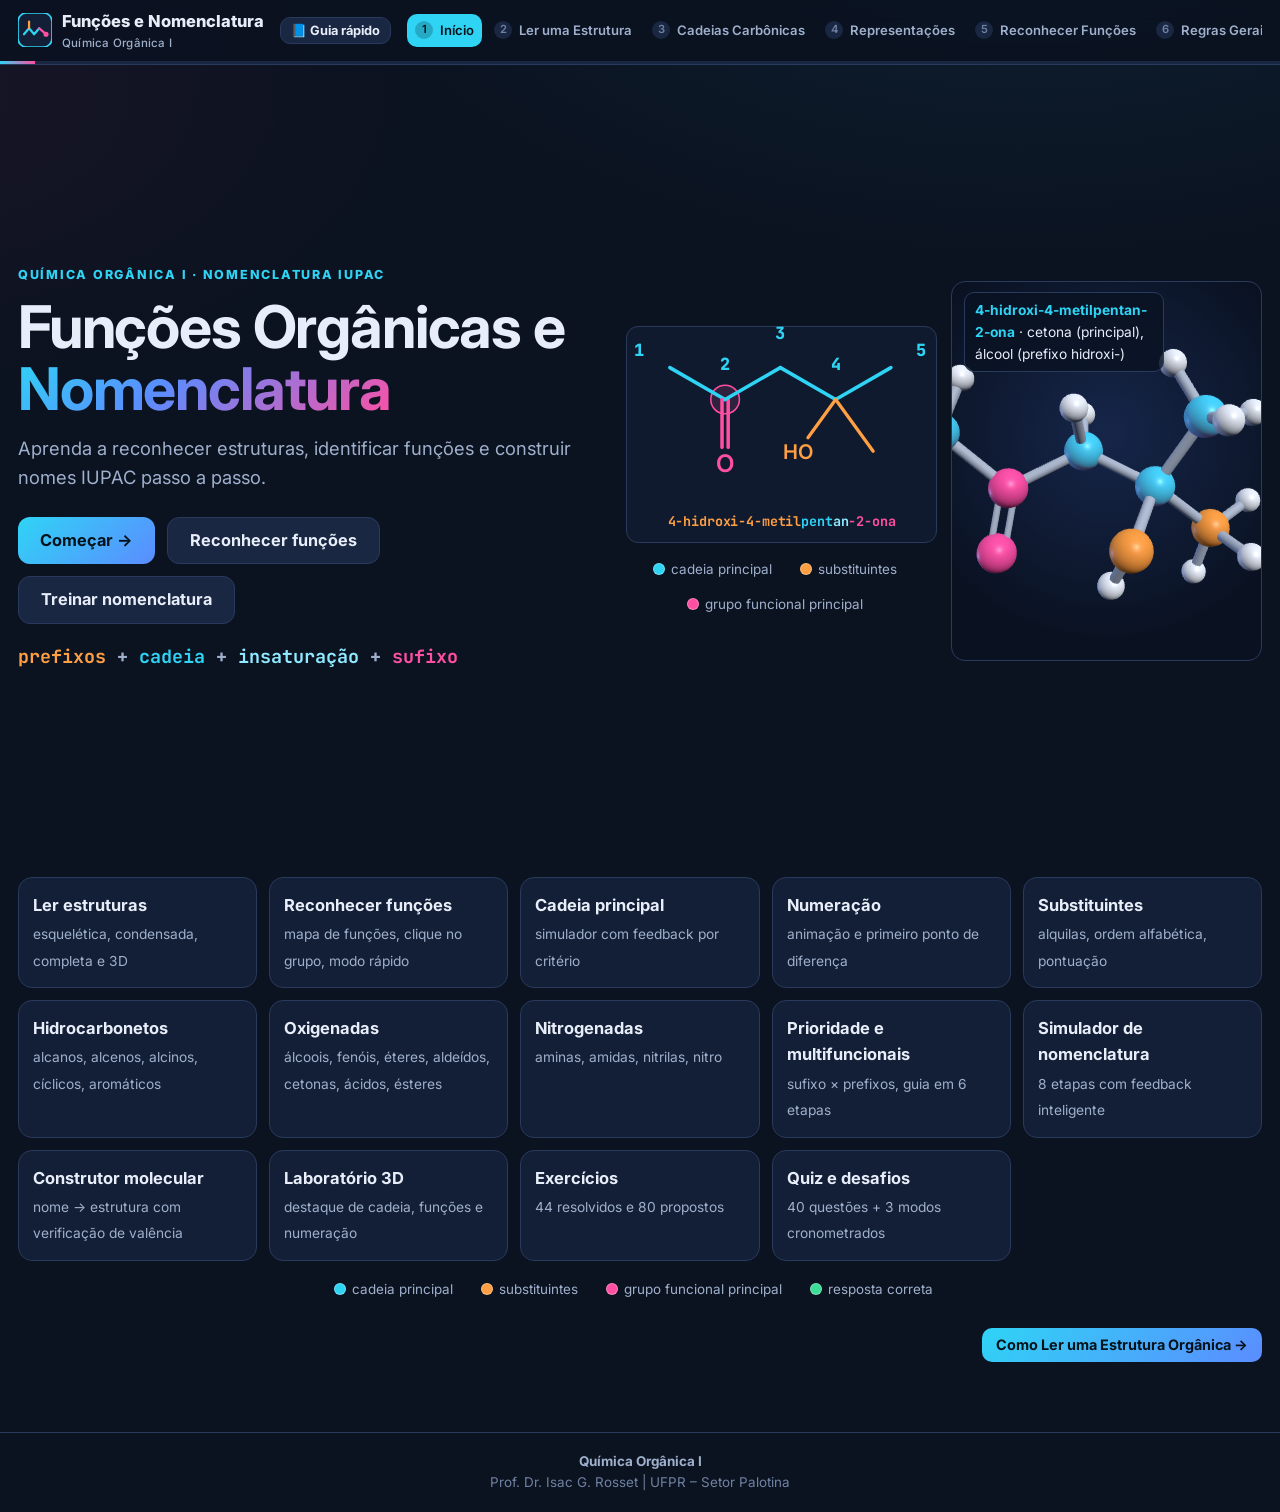
<file: nomenclatura/index.html>
<!doctype html>
<html lang="pt-BR">
<head>
  <meta charset="utf-8">
  <meta name="viewport" content="width=device-width, initial-scale=1">
  <title>Funções Orgânicas e Nomenclatura · Química Orgânica I</title>
  <meta name="description" content="Aplicação interativa para reconhecer funções orgânicas e construir nomes IUPAC passo a passo: leitura de estruturas, cadeia principal, numeração, substituintes, prioridade de funções, simulador de nomenclatura, construtor molecular e modelos 3D.">
  <meta name="theme-color" content="#0b1220">
  <link rel="icon" href="favicon.svg" type="image/svg+xml">
  <link rel="preconnect" href="https://fonts.googleapis.com">
  <link rel="preconnect" href="https://fonts.gstatic.com" crossorigin>
  <link href="https://fonts.googleapis.com/css2?family=Inter:wght@400;500;600;700;800;900&family=JetBrains+Mono:wght@500;700&display=swap" rel="stylesheet">
  <link rel="stylesheet" href="css/style.css">
  <script type="importmap">{ "imports": { "three": "./vendor/three.module.min.js" } }</script>
</head>
<body>
<a class="skip" href="#main">Pular para o conteúdo</a>

<header class="topbar">
  <div class="topbar-inner">
    <a class="brand" href="#inicio" aria-label="Início">
      <svg class="logo" viewBox="0 0 40 40" aria-hidden="true"><rect width="40" height="40" rx="10" fill="#131f36" stroke="#2fd4f5" stroke-width="2"/><path d="M7 25 L13 18 L19 25 L25 18" fill="none" stroke="#2fd4f5" stroke-width="2.6" stroke-linecap="round" stroke-linejoin="round"/><path d="M13 18 L13 10" stroke="#ff9f43" stroke-width="2.6" stroke-linecap="round"/><path d="M25 18 L32 24" stroke="#ff4fa3" stroke-width="2.6" stroke-linecap="round"/><circle cx="33" cy="25" r="3" fill="#ff4fa3"/></svg>
      <span>Funções e Nomenclatura<small>Química Orgânica I</small></span>
    </a>
    <button class="btn sm guidebtn" id="guideBtn" type="button" aria-haspopup="dialog">📘 Guia rápido</button>
    <nav class="mainnav" aria-label="Módulos">
      <ol>
        <li><a href="#inicio">Início</a></li>
        <li><a href="#leitura">Ler uma Estrutura</a></li>
        <li><a href="#cadeias">Cadeias Carbônicas</a></li>
        <li><a href="#representacoes">Representações</a></li>
        <li><a href="#funcoes">Reconhecer Funções</a></li>
        <li><a href="#regras">Regras Gerais</a></li>
        <li><a href="#cadeia">Cadeia Principal</a></li>
        <li><a href="#numeracao">Numeração</a></li>
        <li><a href="#substituintes">Substituintes</a></li>
        <li><a href="#hidrocarbonetos">Hidrocarbonetos</a></li>
        <li><a href="#alcanos">Alcanos</a></li>
        <li><a href="#alcenos">Alcenos</a></li>
        <li><a href="#alcinos">Alcinos</a></li>
        <li><a href="#ciclicos">Cíclicos</a></li>
        <li><a href="#aromaticos">Aromáticos</a></li>
        <li><a href="#haletos">Haletos</a></li>
        <li><a href="#alcoois">Álcoois</a></li>
        <li><a href="#fenois">Fenóis</a></li>
        <li><a href="#eteres">Éteres</a></li>
        <li><a href="#aldeidos">Aldeídos</a></li>
        <li><a href="#cetonas">Cetonas</a></li>
        <li><a href="#acidos">Ácidos Carboxílicos</a></li>
        <li><a href="#esteres">Ésteres</a></li>
        <li><a href="#aminas">Aminas</a></li>
        <li><a href="#amidas">Amidas</a></li>
        <li><a href="#nitrilas">Nitrilas</a></li>
        <li><a href="#nitro">Nitrocompostos</a></li>
        <li><a href="#multifuncionais">Multifuncionais</a></li>
        <li><a href="#prioridade">Prioridade</a></li>
        <li><a href="#nomeestrutura">Nome → Estrutura</a></li>
        <li><a href="#estruturanome">Estrutura → Nome</a></li>
        <li><a href="#lab3d">Laboratório 3D</a></li>
        <li><a href="#simulador">Simulador</a></li>
        <li><a href="#resolvidos">Resolvidos</a></li>
        <li><a href="#propostos">Propostos</a></li>
        <li><a href="#quiz">Quiz Final</a></li>
        <li><a href="#mapa">Mapa Conceitual</a></li>
      </ol>
    </nav>
  </div>
  <div class="progress-top" aria-hidden="true"><span id="progress"></span></div>
</header>

<main id="main" tabindex="-1">

<!-- 1 INÍCIO -->
<section class="section" id="inicio" data-title="Início">
  <div class="hero">
    <div>
      <span class="kicker">Química Orgânica I · nomenclatura IUPAC</span>
      <h1>Funções Orgânicas e <span class="g">Nomenclatura</span></h1>
      <p class="sub">Aprenda a reconhecer estruturas, identificar funções e construir nomes IUPAC passo a passo.</p>
      <div class="cta"><a class="btn primary lg" href="#leitura">Começar →</a><a class="btn lg" href="#funcoes">Reconhecer funções</a><a class="btn lg" href="#simulador">Treinar nomenclatura</a></div>
      <p class="eq"><span class="p-pre">prefixos</span> + <span class="p-stem">cadeia</span> + <span class="p-inf">insaturação</span> + <span class="p-suf">sufixo</span></p>
    </div>
    <div data-w="hero" data-3d></div>
  </div>
  <div class="modules">
    <a href="#leitura"><b>Ler estruturas</b><span>esquelética, condensada, completa e 3D</span></a>
    <a href="#funcoes"><b>Reconhecer funções</b><span>mapa de funções, clique no grupo, modo rápido</span></a>
    <a href="#cadeia"><b>Cadeia principal</b><span>simulador com feedback por critério</span></a>
    <a href="#numeracao"><b>Numeração</b><span>animação e primeiro ponto de diferença</span></a>
    <a href="#substituintes"><b>Substituintes</b><span>alquilas, ordem alfabética, pontuação</span></a>
    <a href="#hidrocarbonetos"><b>Hidrocarbonetos</b><span>alcanos, alcenos, alcinos, cíclicos, aromáticos</span></a>
    <a href="#alcoois"><b>Oxigenadas</b><span>álcoois, fenóis, éteres, aldeídos, cetonas, ácidos, ésteres</span></a>
    <a href="#aminas"><b>Nitrogenadas</b><span>aminas, amidas, nitrilas, nitro</span></a>
    <a href="#prioridade"><b>Prioridade e multifuncionais</b><span>sufixo × prefixos, guia em 6 etapas</span></a>
    <a href="#simulador"><b>Simulador de nomenclatura</b><span>8 etapas com feedback inteligente</span></a>
    <a href="#nomeestrutura"><b>Construtor molecular</b><span>nome → estrutura com verificação de valência</span></a>
    <a href="#lab3d"><b>Laboratório 3D</b><span>destaque de cadeia, funções e numeração</span></a>
    <a href="#resolvidos"><b>Exercícios</b><span>44 resolvidos e 80 propostos</span></a>
    <a href="#quiz"><b>Quiz e desafios</b><span>40 questões + 3 modos cronometrados</span></a>
  </div>
  <div class="legend center"><span><i style="background:var(--cyan)"></i>cadeia principal</span><span><i style="background:var(--orange)"></i>substituintes</span><span><i style="background:var(--magenta)"></i>grupo funcional principal</span><span><i style="background:var(--green)"></i>resposta correta</span></div>
</section>

<!-- 2 LEITURA -->
<section class="section" id="leitura" data-title="Como Ler uma Estrutura Orgânica">
  <div class="section-head"><div><span class="kicker">Módulo 2</span><h2>Como ler uma estrutura orgânica</h2><p class="lead">Antes de nomear, é preciso <b>ler</b> a estrutura: quantos carbonos, onde estão os hidrogênios, quais heteroátomos e quais ligações.</p></div></div>
  <nav class="subnav"><a href="#l-rep">Representações</a><a href="#l-regras">Regras da esquelética</a><a href="#l-conta">Quantos carbonos?</a><a href="#l-clique">Clique nos carbonos</a><a href="#l-h">H implícitos</a></nav>
  <div class="block" id="l-rep">
    <h3 class="block-title">Uma molécula, cinco representações</h3>
    <div data-w="reps" data-3d></div>
    <div class="note key"><b class="t">Conceito-chave</b>Fórmula molecular, condensada, estrutural completa, esquelética e 3D descrevem a <b>mesma</b> molécula. Só a fórmula molecular (C₄H₁₀O) não basta: vários isômeros têm a mesma fórmula.</div>
  </div>
  <div class="block" id="l-regras">
    <h3 class="block-title">Regras da estrutura esquelética (bastão)</h3>
    <ul class="checklist">
      <li>Cada vértice (ângulo) da linha é um carbono.</li><li>Cada extremidade de linha é um carbono (CH₃, se não houver outro átomo escrito).</li>
      <li>Os H ligados a carbono não são desenhados: complete até 4 ligações.</li><li>Heteroátomos (O, N, Cl, Br…) e os H ligados a eles são sempre escritos (OH, NH₂).</li>
      <li>Linha dupla = ligação dupla; linha tripla = ligação tripla (desenhada em linha reta).</li><li>Desenha-se em zigue-zague para lembrar os ângulos reais (~109,5° e 120°).</li>
    </ul>
    <div class="note err"><b class="t">Erro comum</b>Esquecer o carbono da extremidade ou contar o O/N como carbono. O <b>OH</b> escrito numa ponta não é um carbono a mais!</div>
  </div>
  <div class="block" id="l-conta"><h3 class="block-title">Atividade: Quantos carbonos? <span class="tag">dificuldade progressiva</span></h3><div data-w="countC"></div></div>
  <div class="block" id="l-clique"><h3 class="block-title">Atividade: clique em todos os carbonos</h3><div data-w="clickC"></div></div>
  <div class="block" id="l-h">
    <h3 class="block-title">Hidrogênios implícitos</h3>
    <div data-w="implicitH"></div>
    <div class="note quick" data-q="Um carbono desenhado com uma ligação dupla e uma simples tem quantos H implícitos?" data-o="0;1;2;3" data-a="1" data-e="2 + 1 = 3 ligações → falta 1 H para 4."></div>
  </div>
</section>

<!-- 3 CADEIAS -->
<section class="section" id="cadeias" data-title="Carbono e Cadeias Carbônicas">
  <div class="section-head"><div><span class="kicker">Módulo 3</span><h2>Carbono e cadeias carbônicas</h2><p class="lead">O carbono é tetravalente e forma cadeias estáveis consigo mesmo: abertas, fechadas, ramificadas, com ligações simples, duplas ou triplas.</p></div></div>
  <div class="block">
    <h3 class="block-title">Classificação das cadeias</h3>
    <div class="table-wrap"><table><thead><tr><th>Critério</th><th>Tipos</th><th>Como reconhecer</th></tr></thead><tbody>
      <tr><td>Forma</td><td>aberta (acíclica) · fechada (cíclica) · mista</td><td>há anel? há carbonos fora do anel?</td></tr>
      <tr><td>Disposição</td><td>normal · ramificada</td><td>algum C ligado a 3 ou 4 outros C (ou anel com ramo)?</td></tr>
      <tr><td>Ligações C–C</td><td>saturada · insaturada</td><td>há C=C, C≡C ou anel aromático?</td></tr>
      <tr><td>Natureza</td><td>homogênea · heterogênea</td><td>há heteroátomo <b>entre</b> dois carbonos?</td></tr>
    </tbody></table></div>
    <div data-fig="mol" data-s="CCCC CC(C)CC C=CCC CCOCC C1CCCCC1 Cc1ccccc1" data-c="none" data-n="0" data-scale="30" class="figs"></div>
  </div>
  <div class="block"><h3 class="block-title">Atividade: classifique a cadeia</h3><div data-w="chainClass"></div>
    <div class="note care"><b class="t">Cuidado</b>Em CH₃CH₂CH₂OH o O está na ponta (não entre carbonos): a cadeia é <b>homogênea</b>. Em CH₃CH₂OCH₂CH₃ o O está entre carbonos: <b>heterogênea</b>.</div>
  </div>
</section>

<!-- 4 REPRESENTAÇÕES -->
<section class="section" id="representacoes" data-title="Representações das Moléculas">
  <div class="section-head"><div><span class="kicker">Módulo 4</span><h2>Representações das moléculas</h2><p class="lead">Escolha uma molécula e alterne entre as representações; o modelo 3D gira e mostra a geometria real.</p></div></div>
  <div class="block"><div data-w="repLab" data-3d></div></div>
  <div class="block">
    <div class="grid2">
      <div class="note think"><b class="t">Pense nisso</b>Por que a cadeia é desenhada em zigue-zague e não em linha reta? Porque os carbonos sp³ têm ângulos de ~109,5°: o zigue-zague é a projeção da cadeia estendida.</div>
      <div class="note key"><b class="t">Conceito-chave</b>O nome depende apenas da <b>conectividade</b> (quem está ligado a quem), não do jeito de desenhar ou da conformação.</div>
    </div>
  </div>
</section>

<!-- 5 FUNÇÕES -->
<section class="section" id="funcoes" data-title="Reconhecimento de Funções Orgânicas">
  <div class="section-head"><div><span class="kicker">Módulo 5</span><h2>Reconhecimento de funções orgânicas</h2><p class="lead">Uma função orgânica é um conjunto de compostos com o mesmo grupo funcional — o grupo de átomos que define a reatividade e a terminação do nome.</p></div></div>
  <nav class="subnav"><a href="#f-mapa">Mapa</a><a href="#f-cartas">Padrões</a><a href="#f-clique">Clique na função</a><a href="#f-multi">Várias funções</a><a href="#f-rapido">Qual é a função?</a><a href="#f-cmp">Funções parecidas</a><a href="#f-real">Moléculas reais</a></nav>
  <div class="block" id="f-mapa"><h3 class="block-title">Mapa das funções <span class="tag">clique para ver o 3D</span></h3><div data-w="fnMap" data-3d></div></div>
  <div class="block" id="f-cartas"><h3 class="block-title">Cartas de padrão: estrutura → função</h3><div data-w="patternMatch"></div></div>
  <div class="block" id="f-clique"><h3 class="block-title">Clique na função</h3><div data-w="clickFG"></div></div>
  <div class="block" id="f-multi">
    <h3 class="block-title">Destacar funções <span class="tag">uma cor para cada função</span></h3>
    <div data-w="multiFG"></div>
    <div class="note key"><b class="t">Conceito-chave</b>Uma molécula pode ter várias funções. Só <b>uma</b> — a de maior prioridade — vai para o <span class="p-suf">sufixo</span>; as outras entram como <span class="p-pre">prefixos</span>.</div>
  </div>
  <div class="block" id="f-rapido"><h3 class="block-title">Modo rápido: Qual é a função? <span class="tag">sequência</span></h3><div data-w="rapidFn"></div></div>
  <div class="block" id="f-cmp"><h3 class="block-title">Funções parecidas</h3><div data-w="compareFn"></div></div>
  <div class="block" id="f-real"><h3 class="block-title">Desafio: encontre todas as funções em moléculas reais</h3><p class="hint3">Fármacos, aromas e metabólitos — aqui o objetivo é reconhecer funções; os nomes usuais são indicados.</p><div data-w="realFind"></div></div>
</section>

<!-- 6 REGRAS -->
<section class="section" id="regras" data-title="Regras Gerais de Nomenclatura">
  <div class="section-head"><div><span class="kicker">Módulo 6</span><h2>Regras gerais de nomenclatura</h2><p class="lead">Um nome IUPAC é montado em blocos: <span class="p-pre">prefixos</span> + <span class="p-stem">cadeia</span> + <span class="p-inf">insaturação</span> + <span class="p-suf">sufixo</span>.</p></div></div>
  <div class="block">
    <div class="namebig"><span class="p-pre">3-metil</span><span class="sep">|</span><span class="p-stem">pent</span><span class="sep">|</span><span class="p-inf">an</span><span class="sep">|</span><span class="p-suf">-2-ol</span></div>
    <div data-w="anatomy"></div>
  </div>
  <div class="block"><h3 class="block-title">Prefixos de contagem de carbonos</h3><div data-w="prefixTable"></div></div>
  <div class="block"><h3 class="block-title">Atividade: prefixo, cadeia, insaturação ou sufixo?</h3><div data-w="partsQuiz"></div></div>
  <div class="block">
    <h3 class="block-title">Nomes sistemáticos, retidos e usuais</h3>
    <div class="rules"><div><b>Sistemático</b> — construído pelas regras (ex.: propan-2-ona).</div><div><b>Retido</b> — aceito pela IUPAC (ex.: benzeno, fenol, ácido acético; acetona é usual retido em uso geral).</div><div><b>Usual/comercial</b> — tradicional (ex.: álcool etílico, éter etílico, tolueno). Nos exercícios, use o nome sistemático.</div></div>
    <div class="note care"><b class="t">Cuidado</b>Esta aplicação segue as recomendações IUPAC de 2013 em português: localizador junto ao sufixo (but-1-eno, pentan-2-ol) e hífen antes de “h” (3-metil-hexano, ciclo-hexano). Formas antigas como “1-buteno” e “2-pentanol” aparecem em livros mais antigos.</div>
  </div>
</section>

<!-- 7 CADEIA PRINCIPAL -->
<section class="section" id="cadeia" data-title="Cadeia Principal">
  <div class="section-head"><div><span class="kicker">Módulo 7</span><h2>Cadeia principal</h2><p class="lead">A cadeia principal <b>não</b> é simplesmente “a maior cadeia”: ela deve conter a função principal e, depois, ser a mais longa.</p></div></div>
  <div class="block">
    <h3 class="block-title">Critérios, em ordem</h3>
    <ol class="ladder"><li>contém o maior número de grupos da função principal</li><li>anel × cadeia: na IUPAC 2013, o anel é preferido</li><li>é a mais longa</li><li>tem mais ligações múltiplas (depois, mais duplas)</li><li>dá menores localizadores ao grupo principal e às insaturações</li><li>tem mais substituintes</li></ol>
    <div class="note err"><b class="t">Erro comum</b>Escolher sempre a cadeia horizontal ou a mais longa sem procurar o carbono do grupo principal.</div>
    <div class="note care"><b class="t">Cuidado</b>Nas regras antigas (1979/1993), a cadeia com mais insaturações vinha antes da mais longa; em 2013, o comprimento vem primeiro. Os exemplos deste curso foram escolhidos de modo que os dois critérios concordem.</div>
  </div>
  <div class="block"><h3 class="block-title">Simulador: clique nos carbonos da cadeia principal</h3><div data-w="chainSim"></div></div>
  <div class="block"><h3 class="block-title">Exemplos</h3><div data-fig="mol" data-s="OCC(CCC)CCCC CCCC(CC(C)=O)CCC CCC(CC)CC(C)C" class="figs"></div></div>
</section>

<!-- 8 NUMERAÇÃO -->
<section class="section" id="numeracao" data-title="Numeração da Cadeia">
  <div class="section-head"><div><span class="kicker">Módulo 8</span><h2>Numeração da cadeia</h2><p class="lead">Numere a partir da extremidade que dá o menor localizador, nesta ordem: grupo principal → ligações múltiplas → substituintes.</p></div></div>
  <div class="block"><h3 class="block-title">Animação: esquerda → direita × direita → esquerda</h3><div data-w="numberAnim"></div></div>
  <div class="block">
    <h3 class="block-title">Menor conjunto de localizadores</h3>
    <p>Compare os conjuntos <b>termo a termo</b>; vence o que tiver o menor número no <b>primeiro ponto de diferença</b>. Ex.: {2,7,8} vence {3,4,9} (2 &lt; 3), embora a soma seja maior.</p>
    <div class="note err"><b class="t">Erro comum</b>Somar os localizadores. A regra da soma <b>não</b> existe na IUPAC.</div>
    <div class="note quick" data-q="Qual conjunto é menor: {2,4,5} ou {3,4,6}?" data-o="{2,4,5};{3,4,6};são iguais" data-a="0" data-e="2 &lt; 3 já no primeiro termo."></div>
  </div>
  <div class="block"><h3 class="block-title">Exercícios: escolha o sentido e justifique</h3><div data-w="directionEx"></div></div>
</section>

<!-- 9 SUBSTITUINTES -->
<section class="section" id="substituintes" data-title="Substituintes">
  <div class="section-head"><div><span class="kicker">Módulo 9</span><h2>Substituintes</h2><p class="lead">Ramos ligados à cadeia principal recebem nomes terminados em <b>-il</b> (alquilas) ou nomes de prefixo (cloro, nitro, metoxi…).</p></div></div>
  <div class="block"><h3 class="block-title">Grupos alquila <span class="tag">R = cadeia principal</span></h3><div data-w="alkylCards"></div>
    <div class="note care"><b class="t">Cuidado</b>Substituintes ramificados com número no nome vão entre parênteses: 4-(propan-2-il)heptano. Nomes como isopropil, sec-butil e terc-butil também são aceitos.</div>
  </div>
  <div class="block">
    <h3 class="block-title">Multiplicadores e ordem alfabética</h3>
    <div class="rules"><div><b>di, tri, tetra</b>: grupos iguais — 2,2,4-trimetilpentano (um localizador para cada grupo).</div><div><b>Ordem alfabética</b>: ignore di, tri, tetra, sec e terc; <b>iso</b> conta — 3-etil-2-metil-hexano.</div><div><b>Pontuação</b>: vírgula entre números (2,3), hífen entre número e letra (2-metil), nada entre prefixo e nome-base (metilbutano).</div></div>
    <div data-w="alphaOrder"></div>
  </div>
  <div class="block"><h3 class="block-title">Corrija este nome</h3><div data-w="fixName"></div></div>
</section>

<!-- 10 HIDROCARBONETOS -->
<section class="section" id="hidrocarbonetos" data-title="Hidrocarbonetos">
  <div class="section-head"><div><span class="kicker">Módulo 10</span><h2>Hidrocarbonetos</h2><p class="lead">Compostos formados apenas por C e H. O nome termina em <b>-o</b>, e o infixo indica as ligações: <b>an</b> (simples), <b>en</b> (dupla), <b>in</b> (tripla).</p></div></div>
  <div class="block">
    <div class="table-wrap"><table><thead><tr><th>Classe</th><th>Ligação característica</th><th>Fórmula geral</th><th>Terminação</th><th>Exemplo</th></tr></thead><tbody>
      <tr><td>alcano</td><td>só C–C</td><td>CₙH₂ₙ₊₂</td><td>-ano</td><td data-name="CCCC"></td></tr>
      <tr><td>alceno</td><td>uma C=C</td><td>CₙH₂ₙ</td><td>-eno</td><td data-name="C=CCC"></td></tr>
      <tr><td>alcino</td><td>uma C≡C</td><td>CₙH₂ₙ₋₂</td><td>-ino</td><td data-name="C#CCC"></td></tr>
      <tr><td>alcadieno</td><td>duas C=C</td><td>CₙH₂ₙ₋₂</td><td>-dieno</td><td data-name="C=CC=C"></td></tr>
      <tr><td>cicloalcano</td><td>anel saturado</td><td>CₙH₂ₙ</td><td>ciclo…ano</td><td data-name="C1CCCCC1"></td></tr>
      <tr><td>aromático</td><td>anel benzênico</td><td>—</td><td>benzeno</td><td data-name="Cc1ccccc1"></td></tr>
    </tbody></table></div>
  </div>
  <div class="block"><h3 class="block-title">Galeria</h3><div data-w="gallery" data-cat="alcanos,alcenos,alcinos"></div></div>
</section>

<!-- 11 ALCANOS -->
<section class="section" id="alcanos" data-title="Alcanos">
  <div class="section-head"><div><span class="kicker">Módulo 11</span><h2>Alcanos</h2><p class="lead">Só ligações simples. Nome: localizadores-substituintes + prefixo da cadeia + <b>ano</b>.</p></div></div>
  <div class="block"><div data-fig="mol" data-s="CC(C)CC(C)(C)C CCC(CC)C(C)C CCCC(C(C)C)CCC" class="figs"></div></div>
  <div class="block"><h3 class="block-title">3D: a conformação não muda o nome</h3><div data-w="straighten" data-3d></div>
    <div class="note think"><b class="t">Pense nisso</b>Em 3D a cadeia pode estar “enrolada”. Ao girar as ligações simples, nenhuma ligação é quebrada: a substância (e o nome) é a mesma.</div></div>
  <div class="block"><h3 class="block-title">Galeria de alcanos</h3><div data-w="gallery" data-cat="alcanos"></div></div>
</section>

<!-- 12 ALCENOS -->
<section class="section" id="alcenos" data-title="Alcenos">
  <div class="section-head"><div><span class="kicker">Módulo 12</span><h2>Alcenos</h2><p class="lead">Ligação dupla C=C: infixo <b>en</b>, com o localizador do primeiro carbono da dupla imediatamente antes: but-1-eno, but-2-eno.</p></div></div>
  <div class="block"><div data-fig="mol" data-s="C=CCC CC=CC C=CC(C)CC C=CC=CCC" class="figs"></div>
    <div class="note key"><b class="t">Conceito-chave</b>A dupla deve estar na cadeia principal e receber o menor localizador possível (se não houver grupo principal). Dois C=C: <b>dieno</b> com “a” de eufonia — hexa-1,3-dieno.</div></div>
  <div class="block"><h3 class="block-title">Galeria</h3><div data-w="gallery" data-cat="alcenos"></div></div>
</section>

<!-- 13 ALCINOS -->
<section class="section" id="alcinos" data-title="Alcinos">
  <div class="section-head"><div><span class="kicker">Módulo 13</span><h2>Alcinos</h2><p class="lead">Ligação tripla C≡C: infixo <b>in</b> — but-1-ino, pent-2-ino, 3-metil-hex-1-ino.</p></div></div>
  <div class="block"><div data-fig="mol" data-s="C#CCC CC#CCC C#CC(C)CCC" class="figs"></div></div>
  <div class="block"><h3 class="block-title">Eninos: dupla e tripla juntas</h3>
    <p>Usa-se <b>-en-…-ino</b>. Menores localizadores para as ligações múltiplas em conjunto; em empate, a dupla recebe o menor número.</p>
    <div data-fig="mol" data-s="C=CCC#C C#CC=CC C=CCCC#C" class="figs"></div>
  </div>
  <div class="block"><h3 class="block-title">Galeria</h3><div data-w="gallery" data-cat="alcinos,eninos"></div></div>
</section>

<!-- 14 CÍCLICOS -->
<section class="section" id="ciclicos" data-title="Compostos Cíclicos">
  <div class="section-head"><div><span class="kicker">Módulo 14</span><h2>Compostos cíclicos</h2><p class="lead">Anel saturado: <b>ciclo</b> + prefixo + ano. Com um substituinte, não se usa localizador (metilciclopentano); com dois ou mais, numere o anel para o menor conjunto.</p></div></div>
  <div class="block"><div data-fig="mol" data-s="C1CCC1 CC1CCCCC1 CCC1CCCC(C)C1 C1=CCCCC1" class="figs"></div></div>
  <div class="block"><h3 class="block-title">Anel ou cadeia?</h3><div data-w="ringVsChain"></div></div>
  <div class="block"><h3 class="block-title">Galeria</h3><div data-w="gallery" data-cat="ciclicos"></div></div>
</section>

<!-- 15 AROMÁTICOS -->
<section class="section" id="aromaticos" data-title="Compostos Aromáticos">
  <div class="section-head"><div><span class="kicker">Módulo 15</span><h2>Compostos aromáticos</h2><p class="lead">Derivados do benzeno: substituinte(s) + <b>benzeno</b>. Nomes retidos importantes: fenol, anilina, ácido benzoico, benzaldeído. “Tolueno” é usual (metilbenzeno).</p></div></div>
  <div class="block"><div data-fig="mol" data-s="Cc1ccccc1 Clc1ccccc1 Cc1ccc(Cl)cc1 Brc1cccc([N+](=O)[O-])c1" class="figs"></div></div>
  <div class="block"><h3 class="block-title">1,2 / 1,3 / 1,4 × orto / meta / para</h3><div data-w="omp"></div></div>
  <div class="block"><h3 class="block-title">Galeria</h3><div data-w="gallery" data-cat="aromaticos"></div></div>
</section>

<!-- 16 HALETOS -->
<section class="section" id="haletos" data-title="Haletos Orgânicos">
  <div class="section-head"><div><span class="kicker">Módulo 16</span><h2>Haletos orgânicos</h2><p class="lead">Halogênios são sempre <b>prefixos</b>: fluoro, cloro, bromo, iodo — ordenados alfabeticamente com os alquilas.</p></div></div>
  <div class="block"><div data-fig="mol" data-s="CC(Br)C CC(Cl)CC(C)C ClCCCl" class="figs"></div>
    <div class="note err"><b class="t">Erro comum</b>Escrever “cloreto de …” como nome IUPAC substitutivo. “Cloreto de metila” é nome de classe funcional (usual); o substitutivo é clorometano.</div></div>
  <div class="block"><h3 class="block-title">Galeria</h3><div data-w="gallery" data-cat="haletos"></div></div>
</section>

<!-- 17 ÁLCOOIS -->
<section class="section" id="alcoois" data-title="Álcoois">
  <div class="section-head"><div><span class="kicker">Módulo 17</span><h2>Álcoois</h2><p class="lead">OH ligado a carbono sp³: sufixo <b>-ol</b> com localizador — propan-2-ol, 3-metilbutan-2-ol.</p></div></div>
  <div class="block"><div data-fig="mol" data-s="CC(O)C CC(O)C(C)CC CC(C)(C)O" class="figs"></div></div>
  <div class="block"><h3 class="block-title">Polióis</h3><p>Vários OH: <b>diol, triol</b> — mantém-se o “o” do “ano”: etano-1,2-diol, propano-1,2,3-triol (glicerol).</p><div data-fig="mol" data-s="OCCO OCC(O)CO" class="figs"></div></div>
  <div class="block"><h3 class="block-title">Galeria</h3><div data-w="gallery" data-cat="alcoois"></div></div>
</section>

<!-- 18 FENÓIS -->
<section class="section" id="fenois" data-title="Fenóis">
  <div class="section-head"><div><span class="kicker">Módulo 18</span><h2>Fenóis</h2><p class="lead">OH ligado diretamente ao anel aromático. Nome retido: <b>fenol</b>; derivados: 4-clorofenol, 2-metilfenol.</p></div></div>
  <div class="block"><h3 class="block-title">Álcool × fenol</h3><div data-w="compareFn" data-k="alcool-fenol"></div></div>
  <div class="block"><h3 class="block-title">Galeria</h3><div data-w="gallery" data-cat="fenois"></div></div>
</section>

<!-- 19 ÉTERES -->
<section class="section" id="eteres" data-title="Éteres">
  <div class="section-head"><div><span class="kicker">Módulo 19</span><h2>Éteres</h2><p class="lead">R–O–R′. Nome substitutivo: o grupo menor vira <b>alcóxi</b> (metoxi, etoxi) e a cadeia maior é o nome-base: metoxietano, 2-metoxipropano.</p></div></div>
  <div class="block"><div data-fig="mol" data-s="COCC CCOCC COC(C)C" class="figs"></div>
    <div class="note care"><b class="t">Cuidado</b>Éter nunca é sufixo. “Éter dietílico” é nome usual; o sistemático é etoxietano.</div></div>
  <div class="block"><h3 class="block-title">Galeria</h3><div data-w="gallery" data-cat="eteres"></div></div>
</section>

<!-- 20 ALDEÍDOS -->
<section class="section" id="aldeidos" data-title="Aldeídos">
  <div class="section-head"><div><span class="kicker">Módulo 20</span><h2>Aldeídos</h2><p class="lead">–CHO na ponta: sufixo <b>-al</b>. O carbono do CHO é sempre C1 e o localizador é omitido: butanal, 3-metilbutanal.</p></div></div>
  <div class="block"><div data-fig="mol" data-s="CCCC=O CC(C)CC=O CC=CC=O" class="figs"></div></div>
  <div class="block"><h3 class="block-title">Galeria</h3><div data-w="gallery" data-cat="aldeidos"></div></div>
</section>

<!-- 21 CETONAS -->
<section class="section" id="cetonas" data-title="Cetonas">
  <div class="section-head"><div><span class="kicker">Módulo 21</span><h2>Cetonas</h2><p class="lead">C=O entre dois carbonos: sufixo <b>-ona</b> com localizador — pentan-2-ona, pentan-3-ona. Propan-2-ona (acetona) admite “propanona”.</p></div></div>
  <div class="block"><div data-fig="mol" data-s="CCCC(=O)C CCC(=O)CC CC(=O)CC(C)C" class="figs"></div></div>
  <div class="block"><h3 class="block-title">Aldeído ou cetona?</h3><div data-w="aldKet"></div><div data-w="compareFn" data-k="aldeido-cetona"></div></div>
  <div class="block"><h3 class="block-title">Galeria</h3><div data-w="gallery" data-cat="cetonas"></div></div>
</section>

<!-- 22 ÁCIDOS -->
<section class="section" id="acidos" data-title="Ácidos Carboxílicos">
  <div class="section-head"><div><span class="kicker">Módulo 22</span><h2>Ácidos carboxílicos</h2><p class="lead">–COOH: <b>ácido …-oico</b>. O carbono da carboxila é C1: ácido 3-metilbutanoico.</p></div></div>
  <div class="block"><div data-fig="mol" data-s="CCC(=O)O CC(C)CC(=O)O CC=CC(=O)O" class="figs"></div></div>
  <div class="block"><h3 class="block-title">Ácidos dicarboxílicos</h3><p>Dois COOH nas pontas: <b>ácido …-dioico</b> — ácido etanodioico (oxálico), ácido butanodioico.</p><div data-fig="mol" data-s="OC(=O)C(=O)O OC(=O)CCC(=O)O" data-n="0" class="figs"></div></div>
  <div class="block"><h3 class="block-title">Galeria</h3><div data-w="gallery" data-cat="acidos"></div></div>
</section>

<!-- 23 ÉSTERES -->
<section class="section" id="esteres" data-title="Ésteres">
  <div class="section-head"><div><span class="kicker">Módulo 23</span><h2>Ésteres</h2><p class="lead">R–COO–R′: <b>…oato de …ila</b>. A parte <span class="p-stem">ácida</span> (com o C=O) dá o “…oato”; a parte <span class="p-alk">alquila</span>, ligada ao O, dá o “…ila”.</p></div></div>
  <div class="block"><h3 class="block-title">Simulador: separe acila e alquila</h3><div data-w="esterSim"></div>
    <div class="note err"><b class="t">Erro comum</b>Contar o carbono da C=O na parte alquila. Em CH₃COOCH₂CH₃, a parte ácida tem 2 C (etanoato) e a alquila 2 C (etila): <b>etanoato de etila</b>.</div></div>
  <div class="block"><h3 class="block-title">Ácido × éster</h3><div data-w="compareFn" data-k="acido-ester"></div></div>
  <div class="block"><h3 class="block-title">Galeria</h3><div data-w="gallery" data-cat="esteres"></div></div>
</section>

<!-- 24 AMINAS -->
<section class="section" id="aminas" data-title="Aminas">
  <div class="section-head"><div><span class="kicker">Módulo 24</span><h2>Aminas</h2><p class="lead">Sufixo <b>-amina</b>: propan-1-amina. Grupos adicionais no N recebem o localizador <b>N</b>: N-metiletanamina, N,N-dimetiletanamina.</p></div></div>
  <div class="block"><h3 class="block-title">Primária, secundária ou terciária?</h3><div data-w="amineClass"></div></div>
  <div class="block"><h3 class="block-title">Geometria do nitrogênio</h3><div data-w="amine3d" data-3d></div></div>
  <div class="block"><h3 class="block-title">Galeria</h3><div data-w="gallery" data-cat="aminas"></div></div>
</section>

<!-- 25 AMIDAS -->
<section class="section" id="amidas" data-title="Amidas">
  <div class="section-head"><div><span class="kicker">Módulo 25</span><h2>Amidas</h2><p class="lead">R–CONH₂: <b>-amida</b> — propanamida. Substituintes no N: N-metiletanamida, N,N-dimetilmetanamida (DMF).</p></div></div>
  <div class="block"><div data-fig="mol" data-s="CCC(N)=O CC(=O)NC O=CN(C)C" class="figs"></div></div>
  <div class="block"><h3 class="block-title">Amina × amida</h3><div data-w="compareFn" data-k="amina-amida"></div></div>
  <div class="block"><h3 class="block-title">Galeria</h3><div data-w="gallery" data-cat="amidas"></div></div>
</section>

<!-- 26 NITRILAS -->
<section class="section" id="nitrilas" data-title="Nitrilas">
  <div class="section-head"><div><span class="kicker">Módulo 26</span><h2>Nitrilas</h2><p class="lead">R–C≡N: <b>-nitrila</b>, contando o C do grupo como C1 — propanonitrila, 3-metilbutanonitrila.</p></div></div>
  <div class="block"><h3 class="block-title">Nitrila × alcino</h3><div data-w="compareFn" data-k="nitrila-alcino"></div></div>
  <div class="block"><h3 class="block-title">Galeria</h3><div data-w="gallery" data-cat="nitrilas"></div></div>
</section>

<!-- 27 NITRO -->
<section class="section" id="nitro" data-title="Nitrocompostos">
  <div class="section-head"><div><span class="kicker">Módulo 27</span><h2>Nitrocompostos</h2><p class="lead">–NO₂ é sempre o prefixo <b>nitro-</b>: nitrometano, 2-nitropropano, nitrobenzeno.</p></div></div>
  <div class="block"><div data-fig="mol" data-s="C[N+](=O)[O-] CC(C)[N+](=O)[O-]" class="figs"></div>
    <div class="note care"><b class="t">Cuidado</b>Nitro (–NO₂, N ligado a dois O) ≠ nitrila (–C≡N) ≠ amina (–NH₂).</div></div>
  <div class="block"><h3 class="block-title">Galeria</h3><div data-w="gallery" data-cat="nitro"></div></div>
</section>

<!-- 28 MULTIFUNCIONAIS -->
<section class="section" id="multifuncionais" data-title="Compostos Multifuncionais">
  <div class="section-head"><div><span class="kicker">Módulo 28</span><h2>Compostos multifuncionais</h2><p class="lead">Seis etapas: funções → função principal → cadeia → numeração → prefixos → nome.</p></div></div>
  <div class="block"><h3 class="block-title">Guia passo a passo</h3><div data-w="multiGuide"></div></div>
  <div class="block"><h3 class="block-title">Galeria</h3><div data-w="gallery" data-cat="multi"></div></div>
</section>

<!-- 29 PRIORIDADE -->
<section class="section" id="prioridade" data-title="Prioridade de Funções">
  <div class="section-head"><div><span class="kicker">Módulo 29</span><h2>Prioridade de funções</h2><p class="lead">A função de maior prioridade dá o sufixo; as demais viram prefixos.</p></div></div>
  <div class="block"><div data-w="prioTable"></div>
    <div class="note key"><b class="t">Conceito-chave</b>ácidos e derivados &gt; nitrilas &gt; aldeídos &gt; cetonas &gt; álcoois &gt; aminas &gt; ligações múltiplas &gt; halo, alcóxi, nitro (sempre prefixos).</div></div>
  <div class="block"><h3 class="block-title">Funções como prefixos</h3>
    <div class="rules"><div><b>hidroxi-</b> — OH quando não é a principal</div><div><b>oxo-</b> — C=O de cetona (ou aldeído) não principal</div><div><b>amino-</b> — NH₂ não principal</div><div><b>alcóxi-</b> — metoxi, etoxi</div></div>
    <div data-fig="mol" data-s="CC(O)CC(=O)O CC(=O)CCC(=O)O NCCO" class="figs"></div></div>
  <div class="block"><h3 class="block-title">Exercícios</h3><div data-w="prioOrder"></div></div>
</section>

<!-- 30 NOME → ESTRUTURA -->
<section class="section" id="nomeestrutura" data-title="Nome → Estrutura">
  <div class="section-head"><div><span class="kicker">Módulo 30</span><h2>Nome → estrutura</h2><p class="lead">Leia o nome de trás para frente: sufixo (função) → cadeia → insaturações → substituintes. Monte no construtor e confira; o modelo 3D é gerado da sua estrutura.</p></div></div>
  <div class="block"><h3 class="block-title">Construtor molecular <span class="tag">alerta de valência</span></h3><div data-w="builder" data-3d></div></div>
  <div class="block"><h3 class="block-title">Escolha a estrutura</h3><div data-w="nameToStructMC"></div></div>
</section>

<!-- 31 ESTRUTURA → NOME -->
<section class="section" id="estruturanome" data-title="Estrutura → Nome">
  <div class="section-head"><div><span class="kicker">Módulo 31</span><h2>Estrutura → nome</h2><p class="lead">Digite o nome ou escolha entre alternativas. São aceitos o nome IUPAC e sinônimos válidos (por exemplo, isopropil por propan-2-il).</p></div></div>
  <div class="block"><div data-w="structToName"></div></div>
  <div class="block"><h3 class="block-title">Monte e descubra o nome <span class="tag">modo livre</span></h3><div data-w="builderFree"></div></div>
</section>

<!-- 32 LAB 3D -->
<section class="section" id="lab3d" data-title="Laboratório Molecular 3D">
  <div class="section-head"><div><span class="kicker">Módulo 32</span><h2>Laboratório molecular 3D</h2><p class="lead">Gire, aproxime, troque o modelo e destaque heteroátomos, grupos funcionais, cadeia principal e numeração.</p></div></div>
  <div class="block"><div data-w="lab3d" data-3d></div></div>
  <div class="block"><h3 class="block-title">3D → 2D: qual estrutura esquelética?</h3><div data-w="threeToTwo" data-3d></div></div>
  <div class="block"><h3 class="block-title">2D → 3D e conformações</h3><div data-w="twoToThree" data-3d></div></div>
</section>

<!-- 33 SIMULADOR -->
<section class="section" id="simulador" data-title="Simulador de Nomenclatura">
  <div class="section-head"><div><span class="kicker">Módulo 33</span><h2>Simulador de nomenclatura</h2><p class="lead">Oito etapas, cada uma com feedback específico — não apenas “errado”.</p></div></div>
  <div class="block"><div data-w="nameSim"></div></div>
</section>

<!-- 34 RESOLVIDOS -->
<section class="section" id="resolvidos" data-title="Exercícios Resolvidos">
  <div class="section-head"><div><span class="kicker">Módulo 34</span><h2>Exercícios resolvidos</h2><p class="lead">Treze níveis. Tente resolver primeiro; depois peça a dica ou a resolução passo a passo (função, cadeia, numeração, substituintes, nome).</p></div></div>
  <div class="block"><div class="chips" data-w="levelChips"></div><div data-w="solved"></div></div>
</section>

<!-- 35 PROPOSTOS -->
<section class="section" id="propostos" data-title="Exercícios Propostos">
  <div class="section-head"><div><span class="kicker">Módulo 35</span><h2>Exercícios propostos</h2><p class="lead">80 exercícios: 25 fáceis, 30 intermediários e 25 avançados. <button class="btn sm" type="button" data-action="redo">↺ Refazer todos</button></p></div></div>
  <nav class="subnav"><a href="#prop-easy">Fáceis</a><a href="#prop-mid">Intermediários</a><a href="#prop-hard">Avançados</a></nav>
  <div class="block">
    <h3 id="prop-easy">Fáceis</h3><div data-w="propEasy"></div>
    <h3 id="prop-mid">Intermediários</h3><div data-w="propMid"></div>
    <h3 id="prop-hard">Avançados</h3><div data-w="propHard"></div>
  </div>
</section>

<!-- 36 QUIZ -->
<section class="section" id="quiz" data-title="Quiz Final">
  <div class="section-head"><div><span class="kicker">Módulo 36</span><h2>Quiz final</h2><p class="lead">40 questões sorteadas, com pontuação, porcentagem, feedback e tópicos para revisar.</p></div></div>
  <div class="block"><div data-w="quiz"></div></div>
  <div class="block" id="desafio"><h3 class="block-title">Modo desafio <span class="tag">20 s · pontos · sequência</span></h3><div data-w="challenge"></div></div>
</section>

<!-- 37 MAPA -->
<section class="section" id="mapa" data-title="Mapa Conceitual">
  <div class="section-head"><div><span class="kicker">Módulo 37</span><h2>Mapa conceitual e resumo</h2></div></div>
  <div class="block"><div data-w="cmap"></div></div>
  <div class="block"><h3 class="block-title">Tabela-resumo das funções <span class="tag">clique nas linhas</span></h3><div data-w="summaryTable"></div></div>
  <div class="block"><h3 class="block-title">Guia rápido de nomenclatura</h3><div data-w="guideList"></div><button class="btn primary" type="button" data-action="guide">Abrir guia (imprimir / tela cheia)</button></div>
</section>

<div class="pager" id="pager"></div>
</main>

<dialog id="guide" class="guide" aria-label="Guia rápido de nomenclatura">
  <div class="guide-head"><h2>Guia rápido de nomenclatura</h2><div class="ex-actions"><button class="btn sm" type="button" data-g="print">🖨 Imprimir</button><button class="btn sm" type="button" data-g="full">⛶ Tela cheia</button><button class="btn sm" type="button" data-g="close" aria-label="Fechar">✕</button></div></div>
  <div class="guide-body"></div>
  <p class="eq"><span class="p-pre">prefixos</span> + <span class="p-stem">cadeia</span> + <span class="p-inf">insaturação</span> + <span class="p-suf">sufixo</span></p>
</dialog>

<footer class="site">
  <b>Química Orgânica I</b><br>
  Prof. Dr. Isac G. Rosset | UFPR – Setor Palotina
</footer>

<script type="module" src="js/main.js"></script>
</body>
</html>
</file>
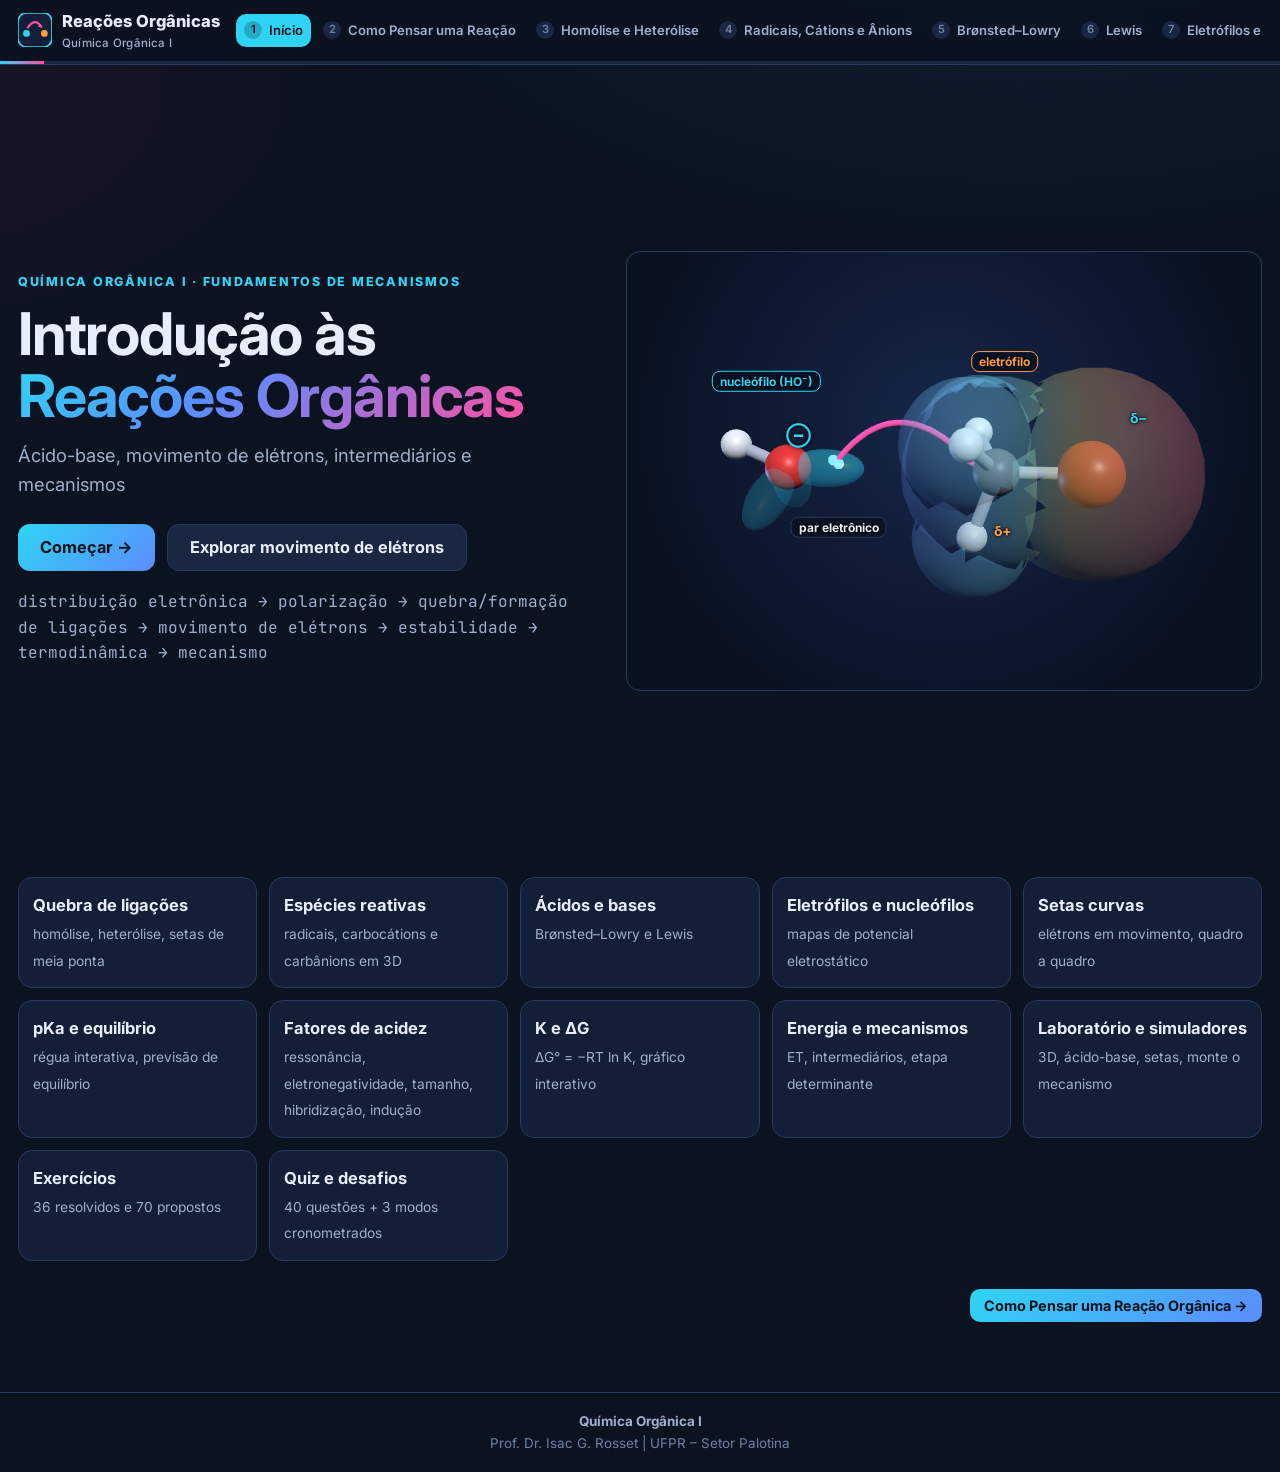
<file: reacoes-acido-base/index.html>
<!doctype html>
<html lang="pt-BR">
<head>
  <meta charset="utf-8">
  <meta name="viewport" content="width=device-width, initial-scale=1">
  <title>Introdução às Reações Orgânicas · Química Orgânica I</title>
  <meta name="description" content="Laboratório virtual de fundamentos de mecanismos orgânicos: quebra de ligações, radicais, carbocátions, carbânions, ácidos e bases, eletrófilos e nucleófilos, setas curvas, pKa, fatores de acidez, K e ΔG, diagramas de energia e mecanismos, com modelos 3D e mapas de potencial eletrostático.">
  <meta name="theme-color" content="#0b1220">
  <link rel="icon" href="favicon.svg" type="image/svg+xml">
  <link rel="preconnect" href="https://fonts.googleapis.com">
  <link rel="preconnect" href="https://fonts.gstatic.com" crossorigin>
  <link href="https://fonts.googleapis.com/css2?family=Inter:wght@400;500;600;700;800;900&family=JetBrains+Mono:wght@500;700&display=swap" rel="stylesheet">
  <link rel="stylesheet" href="css/style.css">
  <script type="importmap">{ "imports": { "three": "./vendor/three.module.min.js" } }</script>
</head>
<body>
<a class="skip" href="#main">Pular para o conteúdo</a>

<header class="topbar">
  <div class="topbar-inner">
    <a class="brand" href="#inicio" aria-label="Início">
      <svg class="logo" viewBox="0 0 40 40" aria-hidden="true"><rect width="40" height="40" rx="10" fill="#131f36" stroke="#2fd4f5" stroke-width="2"/><circle cx="10" cy="24" r="4" fill="#2fd4f5"/><circle cx="31" cy="24" r="4" fill="#ff9f43"/><path d="M11 18 Q20 4 28 17" fill="none" stroke="#ff4fa3" stroke-width="2.4"/><path d="M28 17 l-5 -1 l4 -3 z" fill="#ff4fa3"/></svg>
      <span>Reações Orgânicas<small>Química Orgânica I</small></span>
    </a>
    <nav class="mainnav" aria-label="Módulos">
      <ol>
        <li><a href="#inicio">Início</a></li>
        <li><a href="#pensar">Como Pensar uma Reação</a></li>
        <li><a href="#quebra">Homólise e Heterólise</a></li>
        <li><a href="#especies">Radicais, Cátions e Ânions</a></li>
        <li><a href="#bronsted">Brønsted–Lowry</a></li>
        <li><a href="#lewis">Lewis</a></li>
        <li><a href="#eletrofilos">Eletrófilos e Nucleófilos</a></li>
        <li><a href="#setas">Setas Curvas</a></li>
        <li><a href="#forca">Força de Ácidos e Bases</a></li>
        <li><a href="#pka">pKa e Equilíbrio</a></li>
        <li><a href="#basecj">Base Conjugada</a></li>
        <li><a href="#ressonancia">Ressonância</a></li>
        <li><a href="#eletroneg">Eletronegatividade</a></li>
        <li><a href="#tamanho">Tamanho Atômico</a></li>
        <li><a href="#hibridizacao">Hibridização</a></li>
        <li><a href="#ligacao">Força de Ligação</a></li>
        <li><a href="#indutivo">Efeito Indutivo</a></li>
        <li><a href="#integracao">Integração dos Fatores</a></li>
        <li><a href="#kdg">K, ΔG e Equilíbrio</a></li>
        <li><a href="#diagramas">Diagramas de Energia</a></li>
        <li><a href="#intermediarios">Intermediários e ET</a></li>
        <li><a href="#mecanismos">Mecanismos</a></li>
        <li><a href="#laboratorio">Laboratório 3D</a></li>
        <li><a href="#simacido">Simulador Ácido-Base</a></li>
        <li><a href="#simsetas">Simulador de Setas</a></li>
        <li><a href="#resolvidos">Resolvidos</a></li>
        <li><a href="#propostos">Propostos</a></li>
        <li><a href="#quiz">Quiz Final</a></li>
        <li><a href="#mapa">Mapa Conceitual</a></li>
      </ol>
    </nav>
  </div>
  <div class="progress-top" aria-hidden="true"><span id="progress"></span></div>
</header>

<main id="main" tabindex="-1">

<!-- 1 INÍCIO -->
<section class="section" id="inicio" data-title="Início">
  <div class="hero">
    <div>
      <span class="kicker">Química Orgânica I · fundamentos de mecanismos</span>
      <h1>Introdução às <span class="g">Reações Orgânicas</span></h1>
      <p class="sub">Ácido-base, movimento de elétrons, intermediários e mecanismos</p>
      <div class="cta"><a class="btn primary lg" href="#pensar">Começar →</a><a class="btn lg" href="#setas">Explorar movimento de elétrons</a></div>
      <p class="eq">distribuição eletrônica → polarização → quebra/formação de ligações → movimento de elétrons → estabilidade → termodinâmica → mecanismo</p>
    </div>
    <div data-w="hero" data-3d></div>
  </div>
  <div class="modules">
    <a href="#quebra"><b>Quebra de ligações</b><span>homólise, heterólise, setas de meia ponta</span></a>
    <a href="#especies"><b>Espécies reativas</b><span>radicais, carbocátions e carbânions em 3D</span></a>
    <a href="#bronsted"><b>Ácidos e bases</b><span>Brønsted–Lowry e Lewis</span></a>
    <a href="#eletrofilos"><b>Eletrófilos e nucleófilos</b><span>mapas de potencial eletrostático</span></a>
    <a href="#setas"><b>Setas curvas</b><span>elétrons em movimento, quadro a quadro</span></a>
    <a href="#pka"><b>pKa e equilíbrio</b><span>régua interativa, previsão de equilíbrio</span></a>
    <a href="#basecj"><b>Fatores de acidez</b><span>ressonância, eletronegatividade, tamanho, hibridização, indução</span></a>
    <a href="#kdg"><b>K e ΔG</b><span>ΔG° = −RT ln K, gráfico interativo</span></a>
    <a href="#diagramas"><b>Energia e mecanismos</b><span>ET, intermediários, etapa determinante</span></a>
    <a href="#laboratorio"><b>Laboratório e simuladores</b><span>3D, ácido-base, setas, monte o mecanismo</span></a>
    <a href="#resolvidos"><b>Exercícios</b><span>36 resolvidos e 70 propostos</span></a>
    <a href="#quiz"><b>Quiz e desafios</b><span>40 questões + 3 modos cronometrados</span></a>
  </div>
</section>

<!-- 2 PENSAR -->
<section class="section" id="pensar" data-title="Como Pensar uma Reação Orgânica">
  <div class="section-head"><div><span class="kicker">Módulo 2</span><h2>Como pensar uma reação orgânica</h2><p class="lead">Para compreender um mecanismo orgânico, pergunte sempre: <b>de onde vêm os elétrons e para onde eles vão?</b></p></div></div>
  <div class="block">
    <div class="flowbig"><span class="rich">região rica em elétrons</span><span class="ar">→</span><span class="poor">região pobre em elétrons</span></div>
    <div class="flowbig sm"><span class="rich">nucleófilo · Nu:⁻</span><span class="ar">→</span><span class="poor">eletrófilo · E⁺</span></div>
    <h3 class="block-title">Formação de ligação Nu → E <span class="tag">elétrons em movimento</span></h3>
    <div data-w="mech" data-k="nuE"></div>
    <div class="note key"><b class="t">Conceito-chave</b>Muitas reações orgânicas são o encontro de um par de elétrons disponível (nucleófilo/base) com um centro pobre em elétrons (eletrófilo/ácido).</div>
  </div>
  <div class="block">
    <h3 class="block-title">Sequência de raciocínio que usaremos em todo o curso</h3>
    <ol class="ladder">
      <li>Onde estão os elétrons?</li><li>Qual região é rica ou pobre em elétrons?</li><li>Quem é nucleófilo e quem é eletrófilo?</li><li>Qual ligação pode quebrar?</li><li>Para onde vão os elétrons?</li><li>Quais espécies são formadas?</li><li>Essas espécies são estáveis?</li><li>O equilíbrio é favorável?</li><li>Qual é o mecanismo plausível?</li>
    </ol>
  </div>
</section>

<!-- 3 QUEBRA -->
<section class="section" id="quebra" data-title="Quebra de Ligações">
  <div class="section-head"><div><span class="kicker">Módulo 3</span><h2>Quebra de ligações: homólise e heterólise</h2><p class="lead">Uma ligação covalente simples é um par de elétrons compartilhado. Ao romper, esse par pode ser dividido ou ficar inteiro com um dos átomos.</p></div></div>
  <nav class="subnav"><a href="#q-rev">Revisão</a><a href="#q-homo">Homólise</a><a href="#q-hetero">Heterólise</a><a href="#q-cmp">Comparação</a><a href="#q-ex">Exercícios</a></nav>
  <div class="block" id="q-rev">
    <h3 class="block-title">A ligação A–B</h3>
    <div data-w="bondEl"></div>
  </div>
  <div class="block" id="q-homo">
    <h3 class="block-title">Homólise <span class="tag">setas de meia ponta</span></h3>
    <p><b>Na quebra homolítica, cada átomo recebe um elétron da ligação.</b> Usa-se a seta de meia ponta (<i>fishhook</i>), que representa o movimento de <b>um</b> elétron.</p>
    <div class="grid2"><div data-w="mech" data-k="homoAB"></div><div data-w="mech" data-k="clcl"></div></div>
  </div>
  <div class="block" id="q-hetero">
    <h3 class="block-title">Heterólise <span class="tag">seta completa</span></h3>
    <p><b>Na quebra heterolítica, os dois elétrons da ligação ficam com o mesmo átomo</b> — em geral o mais eletronegativo, que já polarizava a ligação, e de forma a gerar os íons mais estáveis.</p>
    <div class="grid2"><div data-w="mech" data-k="heteroAB"></div><div data-w="mech" data-k="tbuBr"></div></div>
    <div class="grid2"><div data-w="mech" data-k="hcl"></div><div data-w="mech" data-k="oxonium"></div></div>
  </div>
  <div class="block" id="q-cmp">
    <h3 class="block-title">Homólise × heterólise <span class="tag">lado a lado</span></h3>
    <div data-w="homoHetero"></div>
    <div class="table-wrap"><table class="cmp"><thead><tr><th>Característica</th><th>Homólise</th><th>Heterólise</th></tr></thead><tbody>
      <tr><td>Elétrons da ligação</td><td>um para cada átomo</td><td>dois para um átomo</td></tr>
      <tr><td>Produtos típicos</td><td>radicais</td><td>íons</td></tr>
      <tr><td>Seta</td><td>meia ponta (1 e⁻)</td><td>curva completa (2 e⁻)</td></tr>
      <tr><td>Favorecida por</td><td>calor/luz em certos casos; ligações pouco polares</td><td>polarização da ligação; solvente polar que estabiliza os íons</td></tr>
    </tbody></table></div>
    <div class="note quick" data-q="A quebra Cl–Cl por luz é:" data-o="homolítica;heterolítica" data-a="0" data-e="Ligação apolar: forma 2 Cl•."></div>
  </div>
  <div class="block" id="q-ex"><h3 class="block-title">Que espécies se formam?</h3><div data-w="homoEx"></div></div>
</section>

<!-- 4 ESPÉCIES -->
<section class="section" id="especies" data-title="Radicais, Carbocátions e Carbânions">
  <div class="section-head"><div><span class="kicker">Módulo 4</span><h2>Radicais, carbocátions e carbânions</h2><p class="lead">Três espécies reativas de carbono, que diferem no número de elétrons ao redor do C.</p></div></div>
  <nav class="subnav"><a href="#e-rad">Radicais</a><a href="#e-cat">Carbocátions</a><a href="#e-estab">Estabilidade</a><a href="#e-an">Carbânions</a><a href="#e-cmp">Comparação</a></nav>
  <div class="block"><div class="figs" data-fig="species"></div></div>
  <div class="block" id="e-rad">
    <h3 class="block-title">Radicais <span class="tag">3D</span></h3>
    <p><b>Radical = espécie contendo elétron desemparelhado.</b> O radical metila é aproximadamente plano; o elétron fica em um orbital p (representação qualitativa).</p>
    <div data-w="radical3d" data-3d></div>
    <div class="chips" data-fig="radicals"></div>
    <p class="hint3">A estabilidade cresce de metílico a terciário; alílicos e benzílicos são estabilizados por ressonância. Mecanismos radicalares serão estudados mais adiante.</p>
  </div>
  <div class="block" id="e-cat">
    <h3 class="block-title">Carbocátions <span class="tag">orbital p vazio</span></h3>
    <p><b>Carbocátion = espécie com carbono deficiente em elétrons e carga formal positiva</b> (R₃C⁺): trigonal plano, ≈ sp², com um orbital p <b>vazio</b> perpendicular ao plano.</p>
    <div data-w="cation3d" data-3d></div>
  </div>
  <div class="block" id="e-estab">
    <h3 class="block-title">Estabilidade de carbocátions</h3>
    <div class="formula">3° &gt; 2° &gt; 1° &gt; metílico &nbsp;(quando comparáveis)</div>
    <div class="grid3">
      <div class="defbox"><b>Hiperconjugação</b>ligações C–H e C–C vizinhas doam densidade ao orbital p vazio.</div>
      <div class="defbox o"><b>Efeito indutivo</b>grupos alquila doam densidade pelas ligações σ.</div>
      <div class="defbox m"><b>Ressonância</b>cátions alílico e benzílico distribuem a carga + por vários carbonos.</div>
    </div>
    <div data-w="mech" data-k="allyl"></div>
    <p class="hint3">No cátion benzílico (C₆H₅CH₂⁺), a carga se distribui pelo CH₂ e pelas posições orto e para do anel (quatro formas de ressonância).</p>
  </div>
  <div class="block" id="e-an">
    <h3 class="block-title">Carbânions</h3>
    <p><b>Carbânion = espécie em que o carbono apresenta carga formal negativa e um par eletrônico não ligante</b> (R₃C:⁻). Um carbânion alquílico simples é piramidal (≈ sp³). Fatores que estabilizam carga negativa (eletronegatividade, caráter s, ressonância, grupos retiradores) <b>não</b> são os mesmos que estabilizam carga positiva — grupos alquila, que estabilizam carbocátions, <b>desestabilizam</b> carbânions.</p>
    <div data-w="anion3d" data-3d></div>
  </div>
  <div class="block" id="e-cmp">
    <h3 class="block-title">Carbocátion × carbânion</h3>
    <div class="table-wrap"><table class="cmp"><thead><tr><th>Característica</th><th>Carbocátion</th><th>Carbânion</th></tr></thead><tbody>
      <tr><td>Carga</td><td>+</td><td>−</td></tr><tr><td>Densidade eletrônica</td><td>baixa</td><td>alta</td></tr><tr><td>Papel típico</td><td class="elc">eletrófilo</td><td class="nuc">nucleófilo/base</td></tr><tr><td>Orbital relevante</td><td>p vazio</td><td>par eletrônico</td></tr><tr><td>Geometria típica</td><td>trigonal plana</td><td>piramidal</td></tr>
    </tbody></table></div>
    <div data-w="compare3d" data-3d></div>
  </div>
</section>

<!-- 5 BRØNSTED -->
<section class="section" id="bronsted" data-title="Ácidos e Bases de Brønsted–Lowry">
  <div class="section-head"><div><span class="kicker">Módulo 5</span><h2>Ácidos e bases de Brønsted–Lowry</h2><p class="lead"><b>Ácido = doador de próton</b> · <b>Base = receptor de próton</b></p></div></div>
  <div class="block">
    <div class="formula big">HA + B ⇌ A⁻ + BH⁺</div>
    <p class="hint3">HA/A⁻ e BH⁺/B são pares conjugados: diferem por um H⁺.</p>
    <h3 class="block-title">Identifique os papéis</h3>
    <div data-w="clickRoles"></div>
  </div>
  <div class="block">
    <h3 class="block-title">Pares conjugados</h3>
    <div data-w="conjPairs"></div>
  </div>
</section>

<!-- 6 LEWIS -->
<section class="section" id="lewis" data-title="Ácidos e Bases de Lewis">
  <div class="section-head"><div><span class="kicker">Módulo 6</span><h2>Ácidos e bases de Lewis</h2><p class="lead"><b>Ácido de Lewis = receptor de par eletrônico</b> · <b>Base de Lewis = doador de par eletrônico</b></p></div></div>
  <div class="block">
    <h3 class="block-title">BF₃ + :NH₃ <span class="tag">par do N → B</span></h3>
    <div data-w="mech" data-k="bf3"></div>
    <div data-w="bf3_3d" data-3d></div>
    <div class="grid2"><div class="defbox"><b>base de Lewis ≈ doador eletrônico</b>NH₃, H₂O, ROH, RO⁻, éteres, aminas, ligações π.</div><div class="defbox o"><b>ácido de Lewis ≈ receptor eletrônico</b>BF₃, AlCl₃, H⁺, carbocátions, C de carbonila.</div></div>
  </div>
  <div class="block">
    <h3 class="block-title">Brønsted–Lowry × Lewis</h3>
    <p>Uma reação ácido-base de Brønsted é um caso particular de interação de pares eletrônicos: em :OH⁻ + H–Cl, o HO⁻ é <b>base de Brønsted</b> (recebe H⁺) e <b>base de Lewis</b> (doa o par); o H da ligação H–Cl é o centro eletrofílico.</p>
    <div data-w="mech" data-k="hoHcl"></div>
    <div class="note key"><b class="t">Conceito-chave</b>Toda base de Brønsted é base de Lewis. O conceito de Lewis é mais amplo: inclui reações sem transferência de próton (como BF₃ + NH₃).</div>
  </div>
</section>

<!-- 7 ELETRÓFILOS/NUCLEÓFILOS -->
<section class="section" id="eletrofilos" data-title="Eletrófilos e Nucleófilos">
  <div class="section-head"><div><span class="kicker">Módulo 7</span><h2>Eletrófilos e nucleófilos</h2></div></div>
  <div class="block">
    <div class="grid2">
      <div class="defbox o"><b>Eletrófilo</b>espécie ou região <b>pobre em elétrons</b> capaz de aceitar densidade eletrônica.</div>
      <div class="defbox"><b>Nucleófilo</b>espécie <b>rica em elétrons</b> capaz de doar um par para formar ligação.</div>
    </div>
    <h4>Eletrófilos</h4><div class="figs" data-fig="elList"></div>
    <h4>Nucleófilos <small class="hint3">(pares não ligantes, cargas negativas, ligações π)</small></h4><div class="figs" data-fig="nuList"></div>
  </div>
  <div class="block">
    <h3 class="block-title">Mapas de potencial eletrostático <span class="tag">3D qualitativo</span></h3>
    <div data-w="espGallery" data-3d></div>
    <p class="hint3">Mapas qualitativos, gerados a partir de cargas parciais estimadas: servem para visualizar δ+, δ− e os sítios nucleofílicos/eletrofílicos, não para medidas.</p>
  </div>
  <div class="block">
    <h3 class="block-title">Nucleófilo × base · eletrófilo × ácido de Lewis</h3>
    <div class="grid2">
      <div class="defbox"><b>Nucleofilicidade e basicidade não são exatamente a mesma coisa</b>basicidade é termodinâmica (posição do equilíbrio com H⁺, pKa); nucleofilicidade é cinética (velocidade de ataque a um eletrófilo, geralmente um carbono). Em geral andam juntas, mas tamanho, solvente e impedimento podem separá-las.</div>
      <div class="defbox o"><b>Eletrófilos geralmente são ácidos de Lewis; nucleófilos geralmente são bases de Lewis</b>os termos enfatizam contextos diferentes: "ácido/base" fala de equilíbrio e de pares; "eletrófilo/nucleófilo", de reatividade, quase sempre com carbono.</div>
    </div>
    <div data-w="classifyEx"></div>
  </div>
</section>

<!-- 8 SETAS -->
<section class="section" id="setas" data-title="Setas Curvas e Movimento de Elétrons">
  <div class="section-head"><div><span class="kicker">Módulo 8</span><h2>Setas curvas e movimento de elétrons</h2><p class="lead"><b>Setas curvas mostram movimento de pares de elétrons.</b> A cauda começa em um <b>par eletrônico</b> ou em uma <b>ligação</b>; a ponta termina no <b>átomo</b> ou na posição onde a nova ligação se forma.</p></div></div>
  <nav class="subnav"><a href="#s-err">Erro comum</a><a href="#s-form">Formação</a><a href="#s-que">Quebra</a><a href="#s-pt">Transferência de próton</a><a href="#s-sim">Pratique</a></nav>
  <div class="block" id="s-err">
    <div class="note err"><b class="t">Erro comum</b>A seta curva representa movimento de <b>elétrons</b>, não movimento de átomos.</div>
    <div data-w="arrowWrongRight"></div>
  </div>
  <div class="block" id="s-form"><h3 class="block-title">Formação de ligação: :Nu⁻ + E⁺ → Nu–E</h3><div data-w="mech" data-k="nuE"></div></div>
  <div class="block" id="s-que"><h3 class="block-title">Quebra de ligação: A–B → A⁺ + :B⁻</h3><div data-w="mech" data-k="heteroAB"></div><p class="hint3">A seta parte da ligação e termina em B: os elétrons permanecem com B.</p></div>
  <div class="block" id="s-pt">
    <h3 class="block-title">Transferência de próton: :B⁻ + H–A → B–H + A⁻</h3>
    <div data-w="mech" data-k="hoHcl"></div>
    <div class="note care"><b class="t">Cuidado</b>Duas setas simultâneas: uma forma B–H, outra quebra H–A. O hidrogênio não pode exceder <b>uma</b> ligação (dois elétrons).</div>
  </div>
  <div class="block" id="s-sim">
    <h3 class="block-title">Desenhe as setas <span class="tag">arraste da origem ao destino</span></h3>
    <div data-w="arrowSim"></div>
    <a class="btn" href="#simsetas">Mais no Simulador de Setas →</a>
  </div>
</section>

<!-- 9 FORÇA -->
<section class="section" id="forca" data-title="Força de Ácidos e Bases">
  <div class="section-head"><div><span class="kicker">Módulo 9</span><h2>Força de ácidos e bases</h2></div></div>
  <div class="block">
    <div class="grid2"><div class="defbox"><b>ácido forte → base conjugada relativamente fraca</b>o ácido cede H⁺ facilmente porque A⁻ é estável.</div><div class="defbox o"><b>ácido fraco → base conjugada relativamente mais forte</b>A⁻ instável "quer" o H⁺ de volta.</div></div>
    <div class="formula big">HA + B⁻ ⇌ A⁻ + HB</div>
    <p>A posição do equilíbrio depende das forças relativas: os dois ácidos (HA e HB) "competem" pelo próton, e as duas bases (B⁻ e A⁻) também.</p>
    <h3 class="block-title">Ka</h3>
    <div class="formula">Ka = [H₃O⁺][A⁻] / [HA] &nbsp;(em água)</div>
    <p>Ka maior → ácido mais forte (mais dissociado no equilíbrio).</p>
    <div class="note err"><b class="t">Erro comum</b>Um ácido forte possui uma base conjugada relativamente <b>fraca</b>.</div>
  </div>
</section>

<!-- 10 PKA -->
<section class="section" id="pka" data-title="pKa e Equilíbrio">
  <div class="section-head"><div><span class="kicker">Módulo 10</span><h2>pKa e equilíbrio</h2><p class="lead"><b>pKa = −log Ka</b>: pKa menor → ácido mais forte.</p></div></div>
  <div class="block">
    <div data-w="kaPka"></div>
    <div class="note err"><b class="t">Erro comum</b>Maior pKa significa ácido mais <b>fraco</b>, não mais forte.</div>
  </div>
  <div class="block">
    <h3 class="block-title">Escala de pKa interativa <span class="tag">valores aproximados</span></h3>
    <div data-w="pkaRuler"></div>
    <p class="hint3">Valores aproximados (em água quando aplicável; os muito altos ou muito baixos são estimativas e dependem do meio): ácidos carboxílicos ~4–5; fenóis ~10; água 15,7; álcoois ~16–18; alcinos terminais ~25; amônia ~38; alcanos ~50.</p>
  </div>
  <div class="block">
    <h3 class="block-title">Prevendo o equilíbrio</h3>
    <div class="note key"><b class="t">Conceito-chave</b>Equilíbrios ácido-base tendem a favorecer o lado que contém o <b>ácido mais fraco</b> e a <b>base mais fraca</b>.</div>
    <div class="formula">log K ≈ pKa(HB) − pKa(HA) &nbsp;⇒&nbsp; K ≈ 10<sup>[pKa(HB) − pKa(HA)]</sup></div>
    <div class="table-wrap"><table class="cmp"><thead><tr><th>Reação</th><th>pKa(HA)</th><th>pKa(HB)</th><th>K aproximado</th></tr></thead><tbody>
      <tr><td>CH₃COOH + HO⁻ ⇌ CH₃COO⁻ + H₂O</td><td>4,8</td><td>15,7</td><td class="okc">≈ 10¹¹ (produtos)</td></tr>
      <tr><td>HC≡CH + NH₂⁻ ⇌ HC≡C⁻ + NH₃</td><td>25</td><td>38</td><td class="okc">≈ 10¹³ (produtos)</td></tr>
      <tr><td>HC≡CH + HO⁻ ⇌ HC≡C⁻ + H₂O</td><td>25</td><td>15,7</td><td class="hic">≈ 10⁻⁹ (reagentes)</td></tr>
      <tr><td>CH₃OH + HO⁻ ⇌ CH₃O⁻ + H₂O</td><td>15,5</td><td>15,7</td><td>≈ 1,6</td></tr>
    </tbody></table></div>
    <a class="btn" href="#simacido">Abrir o simulador de equilíbrio →</a>
  </div>
</section>

<!-- 11 BASE CONJUGADA -->
<section class="section" id="basecj" data-title="Estabilidade da Base Conjugada">
  <div class="section-head"><div><span class="kicker">Módulo 11</span><h2>Estabilidade da base conjugada</h2><p class="lead"><b>Quanto mais estável a base conjugada, mais forte tende a ser o ácido correspondente.</b></p></div></div>
  <div class="block">
    <div class="formula big">HA → H⁺ + A⁻ &nbsp;&nbsp; <span class="hic">Quão estável é A⁻?</span></div>
    <h3 class="block-title">Método de análise</h3>
    <ol class="steps6"><li>Remova H⁺.</li><li>Desenhe a base conjugada.</li><li>Localize a carga negativa.</li><li>Procure estabilização (ressonância, eletronegatividade, tamanho, hibridização, indução).</li><li>Compare as bases conjugadas.</li><li>Conclua: base mais estável → ácido mais forte.</li></ol>
  </div>
  <div class="block">
    <h3 class="block-title">Construtor de base conjugada <span class="tag">clique no H</span></h3>
    <div data-w="cbBuilder"></div>
  </div>
</section>

<!-- 12 RESSONÂNCIA -->
<section class="section" id="ressonancia" data-title="Ressonância">
  <div class="section-head"><div><span class="kicker">Módulo 12</span><h2>Fator 1 — Ressonância</h2><p class="lead">Etanol (pKa ≈ 16) × ácido acético (pKa ≈ 4,8): a mesma ligação O–H, ≈ 10¹¹ vezes de diferença.</p></div></div>
  <div class="block">
    <div class="figs" data-fig="ethVsAce"></div>
    <h3 class="block-title">Formas canônicas do acetato <span class="tag">animação</span></h3>
    <div data-w="mech" data-k="acetate"></div>
    <div class="note key"><b class="t">Conceito-chave</b>Ressonância <b>estabiliza</b> a base conjugada, distribuindo a carga por vários átomos.</div>
    <div class="note err"><b class="t">Erro comum</b>Estruturas de ressonância não são moléculas diferentes em equilíbrio, e a molécula não alterna entre elas: são representações de <b>uma única</b> estrutura eletrônica deslocalizada.</div>
  </div>
  <div class="block">
    <h3 class="block-title">Etóxido × acetato no mapa eletrostático <span class="tag">3D</span></h3>
    <div data-w="espEthAce" data-3d></div>
  </div>
</section>

<!-- 13 ELETRONEGATIVIDADE -->
<section class="section" id="eletroneg" data-title="Eletronegatividade">
  <div class="section-head"><div><span class="kicker">Módulo 13</span><h2>Fator 2 — Eletronegatividade</h2><p class="lead">No mesmo período, o átomo mais eletronegativo acomoda melhor a carga negativa.</p></div></div>
  <div class="block"><div data-w="periodTrend"></div></div>
</section>

<!-- 14 TAMANHO -->
<section class="section" id="tamanho" data-title="Tamanho Atômico">
  <div class="section-head"><div><span class="kicker">Módulo 14</span><h2>Fator 3 — Tamanho atômico</h2><p class="lead">Descendo no grupo: o átomo aumenta, a carga se distribui em volume maior e a ligação H–X fica mais longa e fraca.</p></div></div>
  <div class="block"><div data-w="groupTrend"></div></div>
  <div class="block">
    <h3 class="block-title">Eletronegatividade × tamanho <span class="tag">tabela interativa</span></h3>
    <div data-w="ptTrend"></div>
    <div class="note care"><b class="t">Cuidado</b>Ao longo de um <b>período</b>, a eletronegatividade costuma dominar; ao descer em um <b>grupo</b>, tamanho e força da ligação tornam-se mais importantes. HF é a ligação mais polar e, mesmo assim, o ácido mais fraco do grupo.</div>
    <div data-w="espHX" data-3d></div>
  </div>
</section>

<!-- 15 HIBRIDIZAÇÃO -->
<section class="section" id="hibridizacao" data-title="Hibridização">
  <div class="section-head"><div><span class="kicker">Módulo 15</span><h2>Fator 4 — Hibridização</h2><p class="lead">Maior caráter s → elétrons, em média, mais próximos do núcleo → carga negativa mais estabilizada no carbono.</p></div></div>
  <div class="block">
    <div class="grid3"><div class="defbox"><b>sp³ · 25% s</b>CH₃CH₃ → CH₃CH₂⁻ · pKa ≈ 50</div><div class="defbox o"><b>sp² · ≈ 33% s</b>CH₂=CH₂ → CH₂=CH⁻ · pKa ≈ 44</div><div class="defbox m"><b>sp · 50% s</b>HC≡CH → HC≡C⁻ · pKa ≈ 25</div></div>
    <h3 class="block-title">Orbitais híbridos (qualitativos) <span class="tag">3D</span></h3>
    <div data-w="hybTrend" data-3d></div>
    <p class="hint3">Desenho qualitativo: o lóbulo de maior caráter s é mais "curto e gordo" (densidade mais próxima do núcleo). Não está em escala.</p>
    <div data-w="espHyb" data-3d></div>
    <div class="note quick" data-q="Qual é mais ácido?" data-o="H de alcino terminal;H de alceno;H de alcano" data-a="0" data-e="sp (50% s): pKa ≈ 25."></div>
  </div>
</section>

<!-- 16 LIGAÇÃO -->
<section class="section" id="ligacao" data-title="Força e Comprimento de Ligação">
  <div class="section-head"><div><span class="kicker">Módulo 16</span><h2>Fator 5 — Força e comprimento de ligação</h2><p class="lead">A facilidade de remover H⁺ também depende da ligação H–A: ligações mais longas e mais fracas facilitam a ionização.</p></div></div>
  <div class="block">
    <div class="table-wrap"><table class="cmp"><thead><tr><th>Ligação</th><th>Comprimento (Å)</th><th>Energia de ligação (kJ/mol)</th><th>pKa</th></tr></thead><tbody>
      <tr><td>H–F</td><td>0,92</td><td>570</td><td>3,2</td></tr><tr><td>H–Cl</td><td>1,27</td><td>432</td><td>≈ −7</td></tr><tr><td>H–Br</td><td>1,41</td><td>366</td><td>≈ −9</td></tr><tr><td>H–I</td><td>1,61</td><td>298</td><td>≈ −10</td></tr>
    </tbody></table></div>
    <div data-w="groupTrend"></div>
    <div class="note think"><b class="t">Pense nisso</b>Força de ligação e tamanho caminham juntos ao descer o grupo: os dois favorecem a acidez de HI.</div>
  </div>
</section>

<!-- 17 INDUTIVO -->
<section class="section" id="indutivo" data-title="Efeito Indutivo">
  <div class="section-head"><div><span class="kicker">Módulo 17</span><h2>Fator 6 — Efeito indutivo</h2><p class="lead"><b>Efeito indutivo = polarização eletrônica transmitida através de ligações σ.</b></p></div></div>
  <div class="block">
    <h3 class="block-title">Número de grupos retiradores</h3>
    <div data-w="inductive"></div>
  </div>
  <div class="block">
    <h3 class="block-title">Distância</h3>
    <div data-w="inductDist"></div>
    <div class="grid2"><div class="defbox o"><b>Grupos retiradores</b>(halogênios, O, N⁺, C=O…) podem estabilizar a carga negativa por indução → ácido mais forte.</div><div class="defbox"><b>Grupos doadores</b>(alquilas) podem desestabilizá-la → ácido mais fraco (ex.: (CH₃)₃COH, pKa 18, é menos ácido que CH₃OH, 15,5).</div></div>
  </div>
</section>

<!-- 18 INTEGRAÇÃO -->
<section class="section" id="integracao" data-title="Integração dos Fatores de Acidez">
  <div class="section-head"><div><span class="kicker">Módulo 18</span><h2>Integração dos fatores de acidez</h2><p class="lead">Uma ferramenta de raciocínio, não uma regra única.</p></div></div>
  <div class="block"><h3 class="block-title">Perguntas para comparar dois ácidos</h3><div data-w="reasonTool"></div></div>
  <div class="block"><h3 class="block-title">Simulador de acidez <span class="tag">marque os fatores antes</span></h3><div data-w="aciditySim"></div></div>
  <div class="block"><h3 class="block-title">Ranking de acidez <span class="tag">arrastar</span></h3><div data-w="rankEx"></div></div>
  <div class="block"><h3 class="block-title">Base mais forte</h3><div data-w="baseEx"></div></div>
</section>

<!-- 19 K ΔG -->
<section class="section" id="kdg" data-title="K, ΔG e Equilíbrio">
  <div class="section-head"><div><span class="kicker">Módulo 19</span><h2>K, ΔG e equilíbrio</h2><p class="lead">Por que algumas reações favorecem produtos e outras reagentes?</p></div></div>
  <div class="block">
    <div class="formula big">ΔG° = −RT ln K</div>
    <div class="grid3"><div class="defbox"><b>K &gt; 1</b>ΔG° &lt; 0: produtos favorecidos</div><div class="defbox o"><b>K = 1</b>ΔG° = 0</div><div class="defbox m"><b>K &lt; 1</b>ΔG° &gt; 0: reagentes favorecidos</div></div>
    <h3 class="block-title">Gráfico interativo <span class="tag">K e T</span></h3>
    <div data-w="kGraph"></div>
    <div class="note err"><b class="t">Erro comum</b>Uma reação termodinamicamente favorável <b>não é necessariamente rápida</b>. ΔG informa sobre favorabilidade termodinâmica; a <b>energia de ativação</b> está relacionada à velocidade. K informa sobre o equilíbrio, não sobre a velocidade.</div>
  </div>
  <div class="block"><h3 class="block-title">Exercícios</h3><div data-w="kdgEx"></div></div>
</section>

<!-- 20 DIAGRAMAS -->
<section class="section" id="diagramas" data-title="Diagramas de Energia">
  <div class="section-head"><div><span class="kicker">Módulo 20</span><h2>Diagramas de energia</h2><p class="lead">Energia × coordenada da reação: reagentes, estado de transição e produtos.</p></div></div>
  <div class="block">
    <div class="grid2"><div><h4>Exergônica (ΔG &lt; 0)</h4><div data-fig="exo"></div><p class="hint3">Produtos abaixo dos reagentes: termodinamicamente favorável nas condições padrão consideradas.</p></div><div><h4>Endergônica (ΔG &gt; 0)</h4><div data-fig="endo"></div><p class="hint3">Produtos acima dos reagentes.</p></div></div>
    <div class="grid2"><div class="defbox"><b>Energia de ativação (Ea)</b>diferença entre o ET e o ponto de partida da etapa: controla a velocidade.</div><div class="defbox o"><b>ΔG da reação</b>diferença entre produtos e reagentes: controla o equilíbrio.</div></div>
    <div class="note err"><b class="t">Erro comum</b>ΔG e energia de ativação <b>não</b> são a mesma grandeza.</div>
  </div>
  <div class="block"><h3 class="block-title">Ajuste o diagrama <span class="tag">sliders</span></h3><div data-w="energyLab"></div></div>
  <div class="block"><h3 class="block-title">Exercícios</h3><div data-w="energyEx"></div></div>
</section>

<!-- 21 INTERMEDIÁRIOS -->
<section class="section" id="intermediarios" data-title="Intermediários e Estados de Transição">
  <div class="section-head"><div><span class="kicker">Módulo 21</span><h2>Intermediários e estados de transição</h2></div></div>
  <div class="block">
    <div class="grid2"><div class="defbox m"><b>Estado de transição (‡)</b>configuração de máxima energia ao longo de uma etapa elementar; não é isolável; ligações parcialmente formadas/rompidas.</div><div class="defbox"><b>Intermediário</b>espécie formada em uma etapa e consumida em outra; mínimo local de energia (máximo → mínimo → máximo).</div></div>
    <h3 class="block-title">Aproximação nucleófilo–eletrófilo e o ET <span class="tag">3D + diagrama</span></h3>
    <div data-w="approach" data-3d></div>
  </div>
  <div class="block">
    <div class="table-wrap"><table class="cmp"><thead><tr><th>Intermediário</th><th>Estado de transição</th></tr></thead><tbody>
      <tr><td>mínimo local de energia</td><td>máximo de energia</td></tr><tr><td>pode ter vida finita</td><td>não é isolável</td></tr><tr><td>estrutura química</td><td>configuração de passagem</td></tr><tr><td>aparece entre etapas</td><td>aparece no topo da barreira</td></tr>
    </tbody></table></div>
    <div class="grid2"><div><h4>Uma etapa (concertada)</h4><div data-fig="exo"></div><p class="hint3">reagentes → ET → produtos: uma etapa elementar.</p></div><div><h4>Várias etapas</h4><div data-fig="two"></div><p class="hint3">reagentes → ET1 → intermediário → ET2 → produtos: cada etapa tem sua barreira.</p></div></div>
    <h3 class="block-title">Etapa determinante da velocidade</h3>
    <p>Qualitativamente, a etapa associada à <b>maior barreira relevante</b> frequentemente controla a velocidade global. Compare (1ª etapa lenta) com (2ª etapa lenta):</p>
    <div class="grid2"><div data-fig="two"></div><div data-fig="two2"></div></div>
    <div class="note care"><b class="t">Cuidado</b>Em mecanismos mais complexos (pré-equilíbrios, etapas reversíveis), a análise exige mais cuidado do que "a maior barreira de uma etapa isolada".</div>
  </div>
</section>

<!-- 22 MECANISMOS -->
<section class="section" id="mecanismos" data-title="Introdução a Mecanismos">
  <div class="section-head"><div><span class="kicker">Módulo 22</span><h2>Introdução a mecanismos orgânicos</h2><p class="lead"><b>Mecanismo = sequência detalhada de etapas elementares que descreve como reagentes se transformam em produtos.</b> Deve indicar: ligações que quebram e que formam, movimento de elétrons, intermediários, estados de transição e cargas.</p></div></div>
  <div class="block">
    <h3 class="block-title">Mecanismo ácido-base: HO⁻ + CH₃OH ⇌ H₂O + CH₃O⁻ <span class="tag">5 passos</span></h3>
    <div data-w="mech" data-k="methanol"></div>
  </div>
  <div class="block">
    <h3 class="block-title">Nucleófilo e eletrófilo: CN⁻ + CH₃Br → CH₃CN + Br⁻</h3>
    <div data-w="mech" data-k="cn"></div>
    <p class="hint3">Mostramos apenas carbono δ+, nucleófilo, grupo abandonador e movimento de elétrons; o mecanismo SN2 será estudado depois.</p>
  </div>
  <div class="block">
    <h3 class="block-title">Polarização C–X: qual região o nucleófilo atacaria? <span class="tag">clique no 3D</span></h3>
    <div data-w="cxAttack" data-3d></div>
  </div>
  <div class="block"><h3 class="block-title">Conservação de carga</h3><div data-w="chargeEx"></div></div>
  <div class="block"><h3 class="block-title">Contabilidade eletrônica</h3><div data-w="accounting"></div></div>
</section>

<!-- 23 LAB -->
<section class="section" id="laboratorio" data-title="Laboratório Eletrônico 3D">
  <div class="section-head"><div><span class="kicker">Módulo 23</span><h2>Laboratório eletrônico 3D</h2><p class="lead">Gire, aproxime, alterne entre bola-vareta e volume, mostre pares, cargas, orbitais, mapas eletrostáticos e regiões nucleofílicas/eletrofílicas.</p></div></div>
  <div class="block"><div data-w="lab3d" data-3d></div></div>
  <div class="block"><h3 class="block-title">Onde estão os elétrons? <span class="tag">clique no 3D</span></h3><div data-w="whereElectrons" data-3d></div></div>
</section>

<!-- 24 SIM ÁCIDO-BASE -->
<section class="section" id="simacido" data-title="Simulador Ácido-Base">
  <div class="section-head"><div><span class="kicker">Módulo 24</span><h2>Simulador ácido-base</h2></div></div>
  <div class="block"><h3 class="block-title">Equilíbrio ácido-base <span class="tag">preveja e confira</span></h3><div data-w="eqSim"></div></div>
  <div class="block"><h3 class="block-title">Calculadora didática pKa → K → ΔG°</h3><div data-w="pkaCalc"></div></div>
  <div class="block"><h3 class="block-title">Comparador de bases conjugadas</h3><div data-w="cbCompare"></div></div>
  <div class="block"><h3 class="block-title">Simulador K ↔ ΔG</h3><div data-w="kGraph"></div></div>
</section>

<!-- 25 SIM SETAS -->
<section class="section" id="simsetas" data-title="Simulador de Setas Curvas">
  <div class="section-head"><div><span class="kicker">Módulo 25</span><h2>Simulador de setas curvas</h2><p class="lead">Arraste da origem dos elétrons até o destino. A aplicação verifica origem, destino, valência e cargas, com feedback específico.</p></div></div>
  <div class="block"><div data-w="arrowSim"></div></div>
  <div class="block"><h3 class="block-title">Monte o mecanismo</h3><div data-w="mechBuilder"></div></div>
  <div class="block">
    <h3 class="block-title">Detecte o erro</h3>
    <ul class="checklist err">
      <li>seta saindo de uma carga positiva (ou de H⁺)</li><li>seta terminando em elétrons inexistentes</li><li>carbono pentavalente</li><li>oxigênio com valência incorreta</li><li>H com duas ligações</li><li>quebra de ligação sem destino para os elétrons</li>
    </ul>
    <a class="btn" href="#prop-hard">Exercícios "Detecte o erro" →</a>
  </div>
</section>

<!-- 26 RESOLVIDOS -->
<section class="section" id="resolvidos" data-title="Exercícios Resolvidos">
  <div class="section-head"><div><span class="kicker">Módulo 26</span><h2>Exercícios resolvidos</h2><p class="lead">Tente resolver primeiro; depois peça a dica ou a resolução.</p></div></div>
  <div class="block"><div class="chips" data-w="levelChips"></div><div data-w="solved"></div></div>
</section>

<!-- 27 PROPOSTOS -->
<section class="section" id="propostos" data-title="Exercícios Propostos">
  <div class="section-head"><div><span class="kicker">Módulo 27</span><h2>Exercícios propostos</h2><p class="lead">70 exercícios: 20 fáceis, 30 intermediários e 20 avançados. <button class="btn sm" type="button" data-action="redo">↺ Refazer todos</button></p></div></div>
  <nav class="subnav"><a href="#prop-easy">Fáceis</a><a href="#prop-mid">Intermediários</a><a href="#prop-hard">Avançados</a></nav>
  <div class="block">
    <h3 id="prop-easy">Fáceis</h3><div data-w="propEasy"></div>
    <h3 id="prop-mid">Intermediários</h3><div data-w="propMid"></div>
    <h3 id="prop-hard">Avançados</h3><div data-w="propHard"></div>
  </div>
</section>

<!-- 28 QUIZ -->
<section class="section" id="quiz" data-title="Quiz Final">
  <div class="section-head"><div><span class="kicker">Módulo 28</span><h2>Quiz final</h2><p class="lead">40 questões sorteadas de todos os temas.</p></div></div>
  <div class="block"><div data-w="quiz"></div></div>
  <div class="block" id="desafio"><h3 class="block-title">Modo desafio <span class="tag">pontos · sequência</span></h3><div data-w="challenge"></div></div>
</section>

<!-- 29 MAPA -->
<section class="section" id="mapa" data-title="Mapa Conceitual">
  <div class="section-head"><div><span class="kicker">Módulo 29</span><h2>Mapa conceitual e resumo</h2></div></div>
  <div class="block"><div data-w="cmap"></div></div>
  <div class="block">
    <h3 class="block-title">Resumo visual</h3>
    <div class="rules">
      <div><b class="nuc">Nucleófilo</b> → doa elétrons</div><div><b class="elc">Eletrófilo</b> → recebe elétrons</div>
      <div><b>Base de Lewis</b> → doa par eletrônico</div><div><b>Ácido de Lewis</b> → recebe par eletrônico</div>
      <div><b>Base de Brønsted</b> → recebe H⁺</div><div><b>Ácido de Brønsted</b> → doa H⁺</div>
      <div><b>Ácido forte</b> → base conjugada relativamente estável</div><div><b>pKa menor</b> → ácido mais forte</div>
      <div><b>K &gt; 1</b> → produtos favorecidos</div><div><b>ΔG° &lt; 0</b> → produtos termodinamicamente favorecidos</div>
      <div><b>Seta curva</b> → movimento de dois elétrons</div><div><b>Seta de meia ponta</b> → movimento de um elétron</div>
    </div>
  </div>
</section>

<div class="pager" id="pager"></div>
</main>

<footer class="site">
  <b>Química Orgânica I</b><br>
  Prof. Dr. Isac G. Rosset | UFPR – Setor Palotina
</footer>

<script type="module" src="js/main.js"></script>
</body>
</html>
</file>
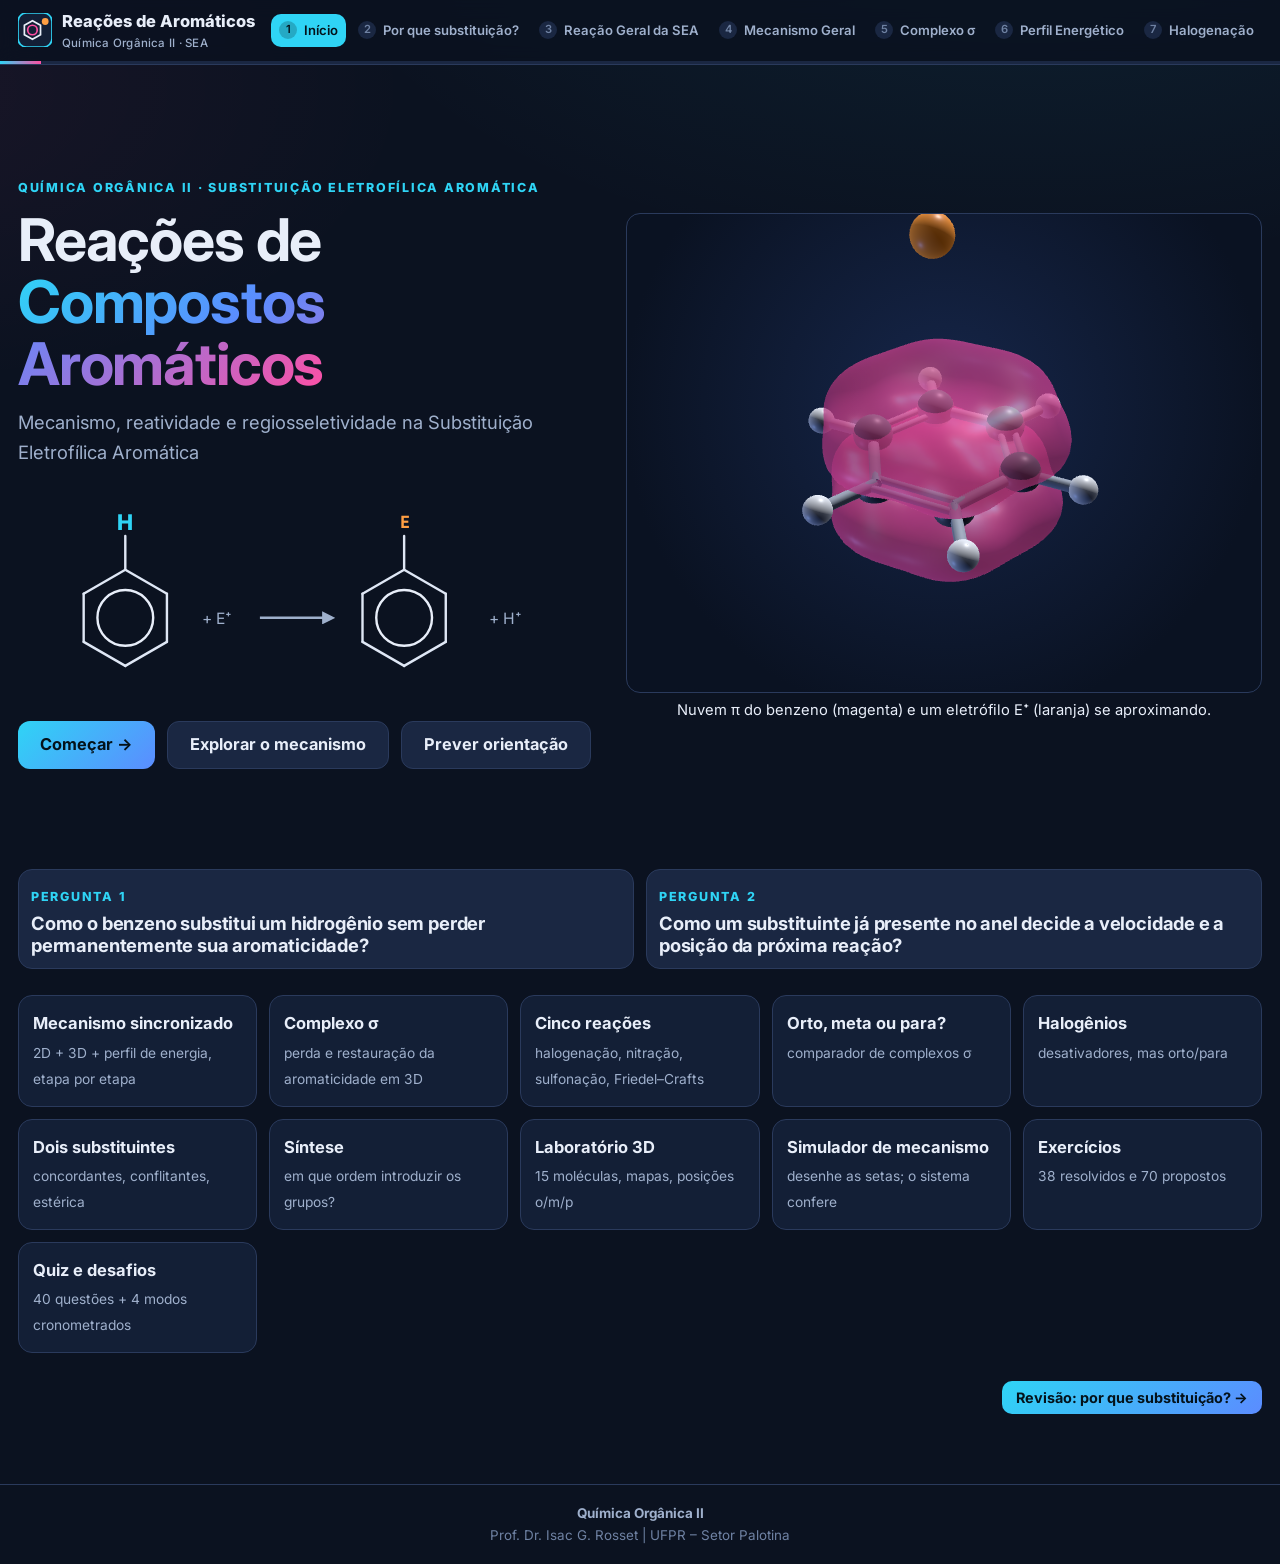
<file: sea/index.html>
<!doctype html>
<html lang="pt-BR">
<head>
  <meta charset="utf-8">
  <meta name="viewport" content="width=device-width, initial-scale=1">
  <title>Reações de Compostos Aromáticos · Química Orgânica II</title>
  <meta name="description" content="Laboratório virtual de Substituição Eletrofílica Aromática (SEA): mecanismo, complexo σ, perfil de energia, halogenação, nitração, sulfonação, Friedel–Crafts, efeitos de substituintes, orientação orto/meta/para, regiosseletividade e síntese, com modelos 3D e simuladores.">
  <meta name="theme-color" content="#0b1220">
  <link rel="icon" href="favicon.svg" type="image/svg+xml">
  <link rel="preconnect" href="https://fonts.googleapis.com">
  <link rel="preconnect" href="https://fonts.gstatic.com" crossorigin>
  <link href="https://fonts.googleapis.com/css2?family=Inter:wght@400;500;600;700;800;900&family=JetBrains+Mono:wght@500;700&display=swap" rel="stylesheet">
  <link rel="stylesheet" href="css/style.css">
  <script type="importmap">{ "imports": { "three": "./vendor/three.module.min.js" } }</script>
</head>
<body>
<a class="skip" href="#main">Pular para o conteúdo</a>

<header class="topbar">
  <div class="topbar-inner">
    <a class="brand" href="#inicio" aria-label="Início">
      <svg class="logo" viewBox="0 0 40 40" aria-hidden="true"><rect width="40" height="40" rx="10" fill="#131f36" stroke="#2fd4f5" stroke-width="2"/><polygon points="17,9 26.5,14.5 26.5,25.5 17,31 7.5,25.5 7.5,14.5" fill="none" stroke="#e8eef9" stroke-width="2"/><circle cx="17" cy="20" r="5.6" fill="none" stroke="#ff4fa3" stroke-width="2"/><circle cx="32" cy="10" r="4" fill="#ff9f43"/></svg>
      <span>Reações de Aromáticos<small>Química Orgânica II · SEA</small></span>
    </a>
    <nav class="mainnav" aria-label="Módulos">
      <ol>
        <li><a href="#inicio">Início</a></li>
        <li><a href="#revisao">Por que substituição?</a></li>
        <li><a href="#reacao">Reação Geral da SEA</a></li>
        <li><a href="#mecanismo">Mecanismo Geral</a></li>
        <li><a href="#complexo">Complexo σ</a></li>
        <li><a href="#energia">Perfil Energético</a></li>
        <li><a href="#halogenacao">Halogenação</a></li>
        <li><a href="#nitracao">Nitração</a></li>
        <li><a href="#sulfonacao">Sulfonação</a></li>
        <li><a href="#alquilacao">Alquilação de Friedel–Crafts</a></li>
        <li><a href="#acilacao">Acilação de Friedel–Crafts</a></li>
        <li><a href="#substituidos">Benzenos Substituídos</a></li>
        <li><a href="#ativadores">Ativadores e Desativadores</a></li>
        <li><a href="#inducao">Efeito Indutivo</a></li>
        <li><a href="#ressonancia">Efeito de Ressonância</a></li>
        <li><a href="#orto">Diretores Orto/Para</a></li>
        <li><a href="#meta">Diretores Meta</a></li>
        <li><a href="#halogenios">Halogênios</a></li>
        <li><a href="#regio">Regiosseletividade</a></li>
        <li><a href="#esterico">Efeito Estérico</a></li>
        <li><a href="#dissubstituidos">Anéis Dissubstituídos</a></li>
        <li><a href="#conflito">Conflito entre Diretores</a></li>
        <li><a href="#sintese">Planejamento Sintético</a></li>
        <li><a href="#mapareacoes">Mapa Geral das SEA</a></li>
        <li><a href="#lab3d">Laboratório Aromático 3D</a></li>
        <li><a href="#simregio">Simulador de Regiosseletividade</a></li>
        <li><a href="#simmec">Simulador de Mecanismos</a></li>
        <li><a href="#resolvidos">Exercícios Resolvidos</a></li>
        <li><a href="#propostos">Exercícios Propostos</a></li>
        <li><a href="#quiz">Quiz Final</a></li>
        <li><a href="#mapa">Mapa Conceitual</a></li>
      </ol>
    </nav>
  </div>
  <div class="progress-top" aria-hidden="true"><span id="progress"></span></div>
</header>

<main id="main" tabindex="-1">

<!-- 1 -->
<section class="section" id="inicio" data-title="Início">
  <div class="hero">
    <div>
      <span class="kicker">Química Orgânica II · substituição eletrofílica aromática</span>
      <h1>Reações de <span class="g">Compostos Aromáticos</span></h1>
      <p class="sub">Mecanismo, reatividade e regiosseletividade na Substituição Eletrofílica Aromática</p>
      <div data-w="heroEq"></div>
      <div class="cta"><a class="btn primary lg" href="#revisao">Começar →</a><a class="btn lg" href="#mecanismo">Explorar o mecanismo</a><a class="btn lg" href="#simregio">Prever orientação</a></div>
    </div>
    <div class="heroview" data-w="hero" data-3d></div>
  </div>
  <div class="bigqs">
    <div class="chcard"><span class="kicker">Pergunta 1</span><h3>Como o benzeno substitui um hidrogênio sem perder permanentemente sua aromaticidade?</h3></div>
    <div class="chcard"><span class="kicker">Pergunta 2</span><h3>Como um substituinte já presente no anel decide a velocidade e a posição da próxima reação?</h3></div>
  </div>
  <div class="modules">
    <a href="#mecanismo"><b>Mecanismo sincronizado</b><span>2D + 3D + perfil de energia, etapa por etapa</span></a>
    <a href="#complexo"><b>Complexo σ</b><span>perda e restauração da aromaticidade em 3D</span></a>
    <a href="#halogenacao"><b>Cinco reações</b><span>halogenação, nitração, sulfonação, Friedel–Crafts</span></a>
    <a href="#orto"><b>Orto, meta ou para?</b><span>comparador de complexos σ</span></a>
    <a href="#halogenios"><b>Halogênios</b><span>desativadores, mas orto/para</span></a>
    <a href="#dissubstituidos"><b>Dois substituintes</b><span>concordantes, conflitantes, estérica</span></a>
    <a href="#sintese"><b>Síntese</b><span>em que ordem introduzir os grupos?</span></a>
    <a href="#lab3d"><b>Laboratório 3D</b><span>15 moléculas, mapas, posições o/m/p</span></a>
    <a href="#simmec"><b>Simulador de mecanismo</b><span>desenhe as setas; o sistema confere</span></a>
    <a href="#resolvidos"><b>Exercícios</b><span>38 resolvidos e 70 propostos</span></a>
    <a href="#quiz"><b>Quiz e desafios</b><span>40 questões + 4 modos cronometrados</span></a>
  </div>
</section>

<!-- 2 -->
<section class="section" id="revisao" data-title="Revisão: por que substituição?">
  <div class="section-head"><div><span class="kicker">Módulo 2</span><h2>Revisão: por que substituição?</h2><p class="lead">O benzeno tem ≈ 150 kJ/mol de estabilização aromática. Uma adição a destruiria no produto; a substituição só a perde por um instante.</p></div></div>
  <div class="block"><div data-w="addVsSub"></div></div>
  <div class="block"><h3 class="block-title">Os dois caminhos a partir do complexo σ</h3><div data-w="subAddEnergy"></div>
    <div class="note err"><b class="t">Erro comum</b>Achar que a aromaticidade é mantida o tempo todo. Ela é <b>temporariamente perdida</b> durante a formação do complexo σ.</div></div>
</section>

<!-- 3 -->
<section class="section" id="reacao" data-title="Reação Geral da SEA">
  <div class="section-head"><div><span class="kicker">Módulo 3</span><h2>Reação geral da substituição eletrofílica aromática</h2><p class="lead"><b>Ar–H + E⁺ → Ar–E + H⁺</b>: um hidrogênio do anel é substituído por um eletrófilo.</p></div></div>
  <div class="block"><div data-w="generalEq"></div></div>
  <div class="block"><h3 class="block-title">Por que o benzeno pode atuar como nucleófilo?</h3><div data-w="nucleophile" data-3d></div>
    <div class="note key"><b class="t">Conceito-chave</b>O sistema π contém densidade eletrônica capaz de interagir com um eletrófilo — mas é um nucleófilo <b>fraco</b>: atacar custa a aromaticidade. Por isso a SEA exige eletrófilos fortes, gerados com catalisadores.</div>
    <div class="note quick" data-q="Na SEA, quem doa o par de elétrons na etapa de ataque?" data-o="o eletrófilo;o sistema π do anel;o catalisador;a base" data-a="1" data-e="O par π do anel ataca o E."></div></div>
</section>

<!-- 4 -->
<section class="section" id="mecanismo" data-title="Mecanismo Geral">
  <div class="section-head"><div><span class="kicker">Módulo 4</span><h2>Mecanismo geral da SEA</h2><p class="lead">Estrutura 2D, modelo 3D, setas curvas e perfil de energia sincronizados: cada etapa atualiza todas as representações.</p></div></div>
  <div class="block"><ol class="flowsteps"><li><b>1</b>Geração do eletrófilo<small>E–X + catalisador → E⁺ (ou espécie muito polarizada)</small></li><li><b>2</b>Ataque do anel<small>par π → E (etapa lenta)</small></li><li><b>3</b>Complexo σ<small>intermediário não aromático</small></li><li><b>4</b>Desprotonação<small>base remove o H do C sp³</small></li><li><b>5</b>Aromaticidade restaurada<small>C–H → sistema π</small></li></ol></div>
  <div class="block"><h3 class="block-title">Animação do mecanismo</h3><div data-w="mechSync" data-3d></div>
    <div class="note care"><b class="t">Cuidado</b>As espécies “E⁺” são, em vários casos, <b>representações mecanísticas simplificadas</b>: na bromação o eletrófilo é o complexo Br₂·FeBr₃ polarizado, não um Br⁺ livre.</div></div>
</section>

<!-- 5 -->
<section class="section" id="complexo" data-title="Complexo σ">
  <div class="section-head"><div><span class="kicker">Módulo 5</span><h2>Complexo σ (íon arênio, intermediário de Wheland)</h2><p class="lead">O carbono que recebe E passa de sp² a ≈ sp³: o sistema de orbitais p contínuo é interrompido.</p></div></div>
  <div class="block"><h3 class="block-title">Perda temporária de aromaticidade</h3><div data-w="sigmaVs" data-3d></div></div>
  <div class="block"><h3 class="block-title">Ressonância do complexo σ</h3><div data-w="sigmaRes"></div>
    <div class="note err"><b class="t">Erro comum</b>Desenhar o complexo σ ainda como aromático, ou tratar as três formas como três intermediários diferentes. É <b>um</b> intermediário, não aromático, com a carga distribuída em orto e para ao C sp³.</div></div>
  <div class="block"><h3 class="block-title">Restauração da aromaticidade</h3><div data-w="restore" data-3d></div>
    <div class="note key"><b class="t">Conceito-chave</b>A restauração da aromaticidade fornece forte força motriz para a desprotonação.</div></div>
</section>

<!-- 6 -->
<section class="section" id="energia" data-title="Perfil Energético">
  <div class="section-head"><div><span class="kicker">Módulo 6</span><h2>Perfil energético da SEA</h2><p class="lead">Reagentes → ET₁ → complexo σ → ET₂ → produtos. Arraste o cursor: estrutura 2D, modelo 3D e aromaticidade acompanham.</p></div></div>
  <div class="block"><div data-w="energySync" data-3d></div>
    <div class="note think"><b class="t">Pense nisso</b>A formação do complexo σ exige perder a estabilização aromática: custo energético alto (ET₁, normalmente a maior barreira). Na etapa seguinte a aromaticidade é restaurada e a energia cai. Evidência: na nitração, kH/kD ≈ 1 — a ligação C–H não se rompe na etapa lenta.</div>
    <div class="note quick" data-q="Qual etapa costuma ter a maior barreira na SEA?" data-o="desprotonação;formação do complexo σ;geração do catalisador" data-a="1" data-e="Perda temporária da aromaticidade."></div></div>
</section>

<!-- 7 -->
<section class="section" id="halogenacao" data-title="Halogenação">
  <div class="section-head"><div><span class="kicker">Módulo 7</span><h2>Halogenação</h2><p class="lead">Br₂/FeBr₃ → bromobenzeno · Cl₂/FeCl₃ (ou AlCl₃) → clorobenzeno.</p></div></div>
  <div class="block"><h3 class="block-title">Por que Br₂ sozinho não basta?</h3><div data-w="genBrom"></div>
    <div class="note care"><b class="t">Cuidado</b>O FeBr₃ (ácido de Lewis) recebe um par do Br₂ e polariza a ligação Br–Br, gerando uma espécie bromante fortemente eletrofílica. Não se deve imaginar Br⁺ livre e isolado em solução.</div></div>
  <div class="block"><h3 class="block-title">Mecanismo da bromação (2D + 3D)</h3><div data-w="mechBrom" data-3d></div></div>
</section>

<!-- 8 -->
<section class="section" id="nitracao" data-title="Nitração">
  <div class="section-head"><div><span class="kicker">Módulo 8</span><h2>Nitração</h2><p class="lead">HNO₃ + H₂SO₄ → NO₂⁺ (íon nitrônio) → nitrobenzeno.</p></div></div>
  <div class="block"><h3 class="block-title">Formação do íon nitrônio</h3><div class="grid2"><div data-w="genNitr"></div><div data-w="nitronium3d" data-3d></div></div></div>
  <div class="block"><h3 class="block-title">Mecanismo da nitração</h3><div data-w="mechNitr" data-3d></div>
    <div class="note quick" data-q="Qual é o eletrófilo efetivo da nitração?" data-o="NO₃⁻;HNO₃;NO₂⁺;H₂SO₄" data-a="2" data-e="NO₂⁺, linear."></div></div>
</section>

<!-- 9 -->
<section class="section" id="sulfonacao" data-title="Sulfonação">
  <div class="section-head"><div><span class="kicker">Módulo 9</span><h2>Sulfonação</h2><p class="lead">SO₃/H₂SO₄ (ácido sulfúrico fumegante) → ácido benzenossulfônico.</p></div></div>
  <div class="block"><h3 class="block-title">A espécie sulfonante</h3><div class="grid2"><div data-w="genSulf"></div><div data-w="so3" data-3d></div></div></div>
  <div class="block"><h3 class="block-title">Mecanismo</h3><div data-w="mechSulf" data-3d></div></div>
  <div class="block"><h3 class="block-title">Reversibilidade</h3><div data-w="sulfRev"></div>
    <div class="note key"><b class="t">Conceito importante</b>A sulfonação pode ser <b>reversível</b>. Isso permite usar –SO₃H como <b>grupo bloqueador temporário</b> (ver Planejamento Sintético).</div></div>
</section>

<!-- 10 -->
<section class="section" id="alquilacao" data-title="Alquilação de Friedel–Crafts">
  <div class="section-head"><div><span class="kicker">Módulo 10</span><h2>Alquilação de Friedel–Crafts</h2><p class="lead">Ar–H + R–X / AlCl₃ → Ar–R. O AlCl₃ gera um eletrófilo carbônico com forte caráter carbocatiônico.</p></div></div>
  <div class="block"><h3 class="block-title">Ativação do haleto</h3><div data-w="genAlq"></div></div>
  <div class="block"><h3 class="block-title">Mecanismo</h3><div data-w="mechAlq" data-3d></div></div>
  <div class="block"><h3 class="block-title">Rearranjos</h3><div data-w="rearrange"></div>
    <div class="note err"><b class="t">Erro comum</b>Esperar sempre o produto “pretendido”: a alquilação de Friedel–Crafts pode sofrer <b>rearranjos</b> (migração de hidreto ou alquila) e <b>polialquilação</b>.</div></div>
  <div class="block"><h3 class="block-title">Polialquilação</h3><div data-w="polyalk"></div></div>
  <div class="block"><h3 class="block-title">Limitações</h3>
    <ul class="limits"><li><b>Anéis fortemente desativados</b> (–NO₂, –CN, –COR, –SO₃H…) geralmente não reagem.</li><li><b>Rearranjos</b> do eletrófilo carbocatiônico.</li><li><b>Polialquilação</b> (o produto é mais reativo).</li><li><b>Grupos básicos</b> (–NH₂, –NHR, –NR₂) complexam o AlCl₃.</li><li><b>Haletos de vinila e de arila</b> não geram o eletrófilo adequadamente.</li></ul>
    <p class="hint3">Tendências gerais: há exceções e variantes (outros catalisadores, alcenos/álcoois como fonte de carbocátion).</p></div>
</section>

<!-- 11 -->
<section class="section" id="acilacao" data-title="Acilação de Friedel–Crafts">
  <div class="section-head"><div><span class="kicker">Módulo 11</span><h2>Acilação de Friedel–Crafts</h2><p class="lead">Ar–H + RCOCl / AlCl₃ → Ar–COR, via <b>íon acílio</b> R–C≡O⁺ ↔ R–C⁺=O.</p></div></div>
  <div class="block"><h3 class="block-title">Formação do íon acílio</h3><div data-w="genAcil"></div></div>
  <div class="block"><h3 class="block-title">Íon acílio</h3><div data-w="acylium" data-3d></div></div>
  <div class="block"><h3 class="block-title">Mecanismo</h3><div data-w="mechAcil" data-3d></div>
    <div class="cmp2"><div class="chcard"><h4>Sem rearranjo</h4><p>O íon acílio é estabilizado por ressonância e não sofre os rearranjos carbocatiônicos típicos de algumas alquilações.</p></div><div class="chcard"><h4>Sem poliacilação importante</h4><p>O grupo –COR retira densidade (−I, −R): o produto é <b>menos</b> reativo que o substrato — o oposto do grupo alquila.</p></div></div></div>
  <div class="block"><h3 class="block-title">Alquilação × acilação</h3><div data-w="fcTable"></div></div>
  <div class="block"><h3 class="block-title">Acilação + redução</h3><div data-w="acylRed"></div></div>
</section>

<!-- 12 -->
<section class="section" id="substituidos" data-title="Benzenos Substituídos">
  <div class="section-head"><div><span class="kicker">Módulo 12</span><h2>O que acontece quando o benzeno já possui um substituinte?</h2><p class="lead">Todos reagem com a mesma velocidade? O novo substituinte entra em orto, meta ou para?</p></div></div>
  <div class="block"><div data-w="secondQ"></div></div>
  <div class="block"><h3 class="block-title">Duas consequências de um substituinte</h3><div data-w="twoEffects"></div></div>
</section>

<!-- 13 -->
<section class="section" id="ativadores" data-title="Ativadores e Desativadores">
  <div class="section-head"><div><span class="kicker">Módulo 13</span><h2>Grupos ativadores e desativadores</h2><p class="lead"><b>Ativadores</b> aumentam a velocidade da SEA em relação ao benzeno (doam densidade / estabilizam o complexo σ). <b>Desativadores</b> diminuem (retiram densidade / desestabilizam o complexo σ).</p></div></div>
  <div class="block"><h3 class="block-title">Escala qualitativa de reatividade</h3><div data-w="reactScale"></div></div>
  <div class="block"><h3 class="block-title">Matriz efeito × orientação</h3><div data-w="matrix"></div></div>
</section>

<!-- 14 -->
<section class="section" id="inducao" data-title="Efeito Indutivo">
  <div class="section-head"><div><span class="kicker">Módulo 14</span><h2>Efeito indutivo</h2><p class="lead">Transmitido pelas ligações <b>σ</b>, por diferença de eletronegatividade. +I: doa (alquilas); −I: retira (halogênios, CF₃, NR₃⁺, grupos com átomos eletronegativos).</p></div></div>
  <div class="block"><div data-w="inductive" data-3d></div></div>
</section>

<!-- 15 -->
<section class="section" id="ressonancia" data-title="Efeito de Ressonância">
  <div class="section-head"><div><span class="kicker">Módulo 15</span><h2>Efeito de ressonância</h2><p class="lead">Transmitido por <b>conjugação</b> com o sistema π. +R: par isolado conjugado (–OH, –OR, –NH₂, –NHR, –NR₂). −R: grupo π aceptor (–NO₂, –CHO, –COR, –COOH, –COOR, –CONH₂, –CN, –SO₃H).</p></div></div>
  <div class="block"><h3 class="block-title">Formas de ressonância substituinte–anel</h3><div data-w="groundRes"></div></div>
  <div class="block"><h3 class="block-title">Mapas de densidade: anisol × benzeno × nitrobenzeno</h3><div data-w="espCompare" data-3d></div></div>
</section>

<!-- 16 -->
<section class="section" id="orto" data-title="Diretores Orto/Para">
  <div class="section-head"><div><span class="kicker">Módulo 16</span><h2>Por que doadores dirigem orto/para?</h2><p class="lead">Compare os complexos σ dos ataques orto, meta e para: nos ataques o/p, o substituinte fornece estabilização adicional por ressonância.</p></div></div>
  <div class="block"><h3 class="block-title">Comparador de complexos σ</h3><div data-w="cmpOCH3"></div>
    <div class="note key"><b class="t">Estabilização extra</b>No ataque orto ou para, uma forma canônica tem a carga + no carbono ligado ao heteroátomo; o par isolado forma <b>X⁺=C</b> — contribuinte adicional com octetos completos. No ataque meta isso não aparece.</div></div>
  <div class="block"><h3 class="block-title">Diagramas de energia orto/meta/para</h3><div data-w="pathOMe"></div></div>
  <div class="block"><h3 class="block-title">Diretores orto/para</h3><div data-w="opTable"></div>
    <div class="note"><b class="t">Grupos alquila</b>–CH₃, –R: ativação relativamente moderada por <b>hiperconjugação</b> e <b>efeito indutivo doador</b>; no ataque o/p, uma forma tem a carga + num carbono terciário ligado ao alquila.</div></div>
</section>

<!-- 17 -->
<section class="section" id="meta" data-title="Diretores Meta">
  <div class="section-head"><div><span class="kicker">Módulo 17</span><h2>Por que muitos grupos retiradores dirigem meta?</h2><p class="lead">Nitrobenzeno: nos ataques orto e para, um contribuinte coloca a carga + no carbono ligado ao N⁺ — cargas positivas vizinhas, muito desfavorável. No ataque meta isso nunca acontece.</p></div></div>
  <div class="block"><h3 class="block-title">Comparador de complexos σ</h3><div data-w="cmpNO2"></div>
    <div class="note err"><b class="t">Erro comum</b>Meta não é favorecido porque “tem menos carga” de forma genérica. A orientação vem da comparação da estabilidade dos intermediários/caminhos possíveis: <b>meta é o menos desfavorecido</b> (todos são mais lentos que no benzeno).</div></div>
  <div class="block"><h3 class="block-title">Diagrama de energia</h3><div data-w="pathNO2"></div></div>
  <div class="block"><h3 class="block-title">Diretores meta</h3><div data-w="metaTable"></div></div>
</section>

<!-- 18 -->
<section class="section" id="halogenios" data-title="O Caso Especial dos Halogênios">
  <div class="section-head"><div><span class="kicker">Módulo 18</span><h2>O caso especial dos halogênios</h2><p class="lead">F, Cl, Br, I: <b>desativadores, mas diretores orto/para</b>.</p></div></div>
  <div class="block"><div data-w="halogen"></div></div>
  <div class="block"><h3 class="block-title">Complexos σ do clorobenzeno</h3><div data-w="cmpCl"></div></div>
  <div class="block"><div data-w="pathCl"></div>
    <div class="note err"><b class="t">Erro comum · ativação ≠ orientação</b>Um grupo ser diretor orto/para não significa que ele ativa o anel. Halogênios são <b>desativadores + orto/para diretores</b>.</div>
    <div class="note quick" data-q="O clorobenzeno, comparado ao benzeno, em SEA:" data-o="reage mais rápido, orto/para;reage mais devagar, orto/para;reage mais devagar, meta" data-a="1" data-e="−I desativa; +R orienta o/p."></div></div>
</section>

<!-- 19 -->
<section class="section" id="regio" data-title="Regiosseletividade">
  <div class="section-head"><div><span class="kicker">Módulo 19</span><h2>Regiosseletividade nasce da estabilidade relativa dos caminhos</h2></div></div>
  <div class="block"><div class="centralphrase">Orto, meta e para não são regras arbitrárias: refletem diferenças de energia entre os intermediários e estados de transição correspondentes.</div>
    <h3 class="block-title">Escolha o substituinte</h3><div data-w="pathAny"></div></div>
  <div class="block"><h3 class="block-title">Raciocínio (em vez de tabela decorada)</h3>
    <ol class="flowv reasoning"><li>Qual substituinte já existe?</li><li>Ele doa ou retira densidade eletrônica?</li><li>Por indução, ressonância ou ambos?</li><li>O anel fica mais ou menos reativo?</li><li>Como são os complexos σ orto, meta e para?</li><li>Qual caminho é mais estabilizado?</li><li>Há efeito estérico relevante?</li><li class="arom">Qual produto é majoritário?</li></ol>
    <div class="centralphrase small">estrutura eletrônica → estabilidade dos intermediários → energia de ativação → velocidade + regiosseletividade</div></div>
</section>

<!-- 20 -->
<section class="section" id="esterico" data-title="Efeito Estérico">
  <div class="section-head"><div><span class="kicker">Módulo 20</span><h2>Orto × para: efeito estérico</h2><p class="lead">Mesmo quando o grupo dirige orto/para, o volume do substituinte (e do eletrófilo) pode favorecer relativamente o produto <b>para</b>.</p></div></div>
  <div class="block"><div data-w="steric" data-3d></div></div>
</section>

<!-- 21 -->
<section class="section" id="dissubstituidos" data-title="Anéis Dissubstituídos">
  <div class="section-head"><div><span class="kicker">Módulo 21</span><h2>E quando já existem dois substituintes?</h2><p class="lead"><b>Diretores concordantes</b>: os dois grupos apontam para as mesmas posições — previsão relativamente simples.</p></div></div>
  <div class="block"><div data-w="disubConc"></div></div>
</section>

<!-- 22 -->
<section class="section" id="conflito" data-title="Conflito entre Diretores">
  <div class="section-head"><div><span class="kicker">Módulo 22</span><h2>Conflito entre diretores</h2><p class="lead">Avalie: força ativadora/desativadora de cada grupo, qual é o mais ativador, efeito estérico e posições disponíveis.</p></div></div>
  <div class="block"><div data-w="disubConf"></div>
    <div class="note care"><b class="t">Regra prática (não absoluta)</b>Em muitos casos, o grupo que <b>mais ativa</b> o anel domina a orientação; a previsão deve considerar toda a estrutura.</div></div>
  <div class="block"><h3 class="block-title">Posição fortemente congestionada</h3><div data-w="congested" data-3d></div></div>
  <div class="block"><h3 class="block-title">Anéis fortemente desativados e Friedel–Crafts</h3><p>Nitrobenzeno, benzonitrila, acetofenona: a Friedel–Crafts geralmente não funciona adequadamente.</p>
    <h3 class="block-title">Avançado: anilina e ácidos de Lewis</h3><div data-w="anilineAlCl3"></div>
    <h3 class="block-title">Proteção do grupo amino</h3><div data-w="protect"></div></div>
</section>

<!-- 23 -->
<section class="section" id="sintese" data-title="Planejamento Sintético">
  <div class="section-head"><div><span class="kicker">Módulo 23</span><h2>Em que ordem devo introduzir os substituintes?</h2><p class="lead">A ordem determina a <b>posição</b>, a <b>reatividade</b> e a <b>viabilidade</b> de cada etapa.</p></div></div>
  <div class="block"><h3 class="block-title">Planejador: escolha a sequência</h3><div data-w="planner"></div></div>
  <div class="block"><h3 class="block-title">Friedel–Crafts + redução</h3><div data-w="acylRed"></div></div>
  <div class="block"><h3 class="block-title">Grupo bloqueador sulfônico</h3><div data-w="blocking"></div></div>
</section>

<!-- 24 -->
<section class="section" id="mapareacoes" data-title="Mapa Geral das SEA">
  <div class="section-head"><div><span class="kicker">Módulo 24</span><h2>Mapa geral das reações do benzeno</h2><p class="lead">Clique em cada reação: eletrófilo, condições, limitações e produto.</p></div></div>
  <div class="block"><div data-w="rxMap"></div></div>
  <div class="block"><h3 class="block-title">Comparador de reações</h3><div data-w="rxCompare"></div></div>
  <div class="block"><h3 class="block-title">Tabela mestre das reações</h3><div data-w="masterTable"></div></div>
</section>

<!-- 25 -->
<section class="section" id="lab3d" data-title="Laboratório Aromático 3D">
  <div class="section-head"><div><span class="kicker">Módulo 25</span><h2>Laboratório aromático 3D</h2><p class="lead">Gire, aproxime, alterne bola-vareta/preenchimento, orbitais p, nuvem π, mapa de densidade e posições orto/meta/para. Clique nas posições do anel.</p></div></div>
  <div class="block"><div data-w="lab3d" data-3d></div>
    <div class="note care"><b class="t">Mapas eletrostáticos</b>Os mapas são <b>qualitativos</b> e servem de apoio visual. A regiosseletividade deve ser explicada pela energia dos caminhos (complexos σ), não pela cor de um mapa estático.</div></div>
</section>

<!-- 26 -->
<section class="section" id="simregio" data-title="Simulador de Regiosseletividade">
  <div class="section-head"><div><span class="kicker">Módulo 26</span><h2>Simulador de regiosseletividade</h2><p class="lead">Observe → preveja → justifique → teste → compare.</p></div></div>
  <div class="block"><h3 class="block-title">Simulador de substituintes</h3><div data-w="subSim" data-3d></div></div>
  <div class="block"><h3 class="block-title">Onde ocorrerá a nova substituição?</h3><div data-w="regioSim"></div></div>
  <div class="block"><h3 class="block-title">Comparador de complexos σ</h3><div data-w="cmpAny"></div></div>
</section>

<!-- 27 -->
<section class="section" id="simmec" data-title="Simulador de Mecanismos">
  <div class="section-head"><div><span class="kicker">Módulo 27</span><h2>Simulador de mecanismos</h2><p class="lead">Identifique o eletrófilo, desenhe as setas curvas, construa o complexo σ e suas formas de ressonância, remova o H e restaure a aromaticidade. Setas mecanisticamente incorretas não são aceitas.</p></div></div>
  <div class="block"><div data-w="mechSim" data-3d></div></div>
  <div class="block"><h3 class="block-title">Modo “Restaure a aromaticidade” (3D)</h3><div data-w="restore" data-3d></div></div>
</section>

<!-- 28 -->
<section class="section" id="resolvidos" data-title="Exercícios Resolvidos">
  <div class="section-head"><div><span class="kicker">Módulo 28</span><h2>Exercícios resolvidos</h2><p class="lead">15 níveis, 38 exercícios. Tente resolver primeiro; depois a dica e a resolução passo a passo.</p></div></div>
  <div class="block"><div class="chips" data-w="levelChips"></div><div data-w="solved"></div></div>
</section>

<!-- 29 -->
<section class="section" id="propostos" data-title="Exercícios Propostos">
  <div class="section-head"><div><span class="kicker">Módulo 29</span><h2>Exercícios propostos</h2><p class="lead">70 exercícios: 20 fáceis, 30 intermediários e 20 avançados (eletrófilos, mecanismo, ativação, orientação, Friedel–Crafts, síntese, “Detecte o erro” e arrastar e soltar). <button class="btn sm" type="button" data-action="redo">↺ Refazer todos</button></p></div></div>
  <nav class="subnav"><a href="#prop-easy">Fáceis</a><a href="#prop-mid">Intermediários</a><a href="#prop-hard">Avançados</a></nav>
  <div class="block">
    <h3 id="prop-easy">Fáceis</h3><div data-w="propEasy"></div>
    <h3 id="prop-mid">Intermediários</h3><div data-w="propMid"></div>
    <h3 id="prop-hard">Avançados</h3><div data-w="propHard"></div>
  </div>
</section>

<!-- 30 -->
<section class="section" id="quiz" data-title="Quiz Final">
  <div class="section-head"><div><span class="kicker">Módulo 30</span><h2>Quiz final</h2><p class="lead">40 questões sorteadas: mecanismo, energia, halogenação, nitração, sulfonação, Friedel–Crafts, efeitos eletrônicos, orientação, múltiplos substituintes e síntese.</p></div></div>
  <div class="block"><div data-w="quiz"></div></div>
  <div class="block" id="desafio"><h3 class="block-title">Modo desafio <span class="tag">pontos · sequência</span></h3><div data-w="challenge"></div></div>
</section>

<!-- 31 -->
<section class="section" id="mapa" data-title="Mapa Conceitual">
  <div class="section-head"><div><span class="kicker">Módulo 31</span><h2>Mapa conceitual</h2></div></div>
  <div class="block"><div data-w="cmap"></div></div>
  <div class="block"><h3 class="block-title">Resumo do mecanismo geral</h3>
    <ol class="flowv big"><li class="step">GERAR ELETRÓFILO</li><li>ANEL π ATACA</li><li class="non">COMPLEXO σ</li><li class="non">PERDA TEMPORÁRIA DA AROMATICIDADE</li><li class="step">DESPROTONAÇÃO</li><li class="arom">RESTAURAÇÃO DA AROMATICIDADE</li><li class="arom">PRODUTO SUBSTITUÍDO</li></ol></div>
  <div class="block"><h3 class="block-title">Resumo de regiosseletividade</h3>
    <div class="grid3"><div class="clscard arom"><h4>Grupo doador</h4><p>estabiliza especialmente os caminhos orto/para</p><b>↓ orto/para diretor</b></div><div class="clscard anti"><h4>Grupo retirador</h4><p>desestabiliza especialmente os caminhos orto/para (em muitos casos)</p><b>↓ meta diretor</b></div><div class="clscard non"><h4>Halogênio</h4><p>−I desativa · +R favorece orto/para</p><b>↓ desativador orto/para diretor</b></div></div></div>
  <div class="block"><h3 class="block-title">Tabela mestre de orientação (clique para a justificativa)</h3><div data-w="orientTable"></div></div>
  <div class="block"><h3 class="block-title">Tabela mestre das reações</h3><div data-w="masterTable"></div></div>
</section>

<div class="pager" id="pager"></div>
</main>

<footer class="site">
  <b>Química Orgânica II</b><br>
  Prof. Dr. Isac G. Rosset | UFPR – Setor Palotina
</footer>

<script type="module" src="js/main.js"></script>
</body>
</html>
</file>
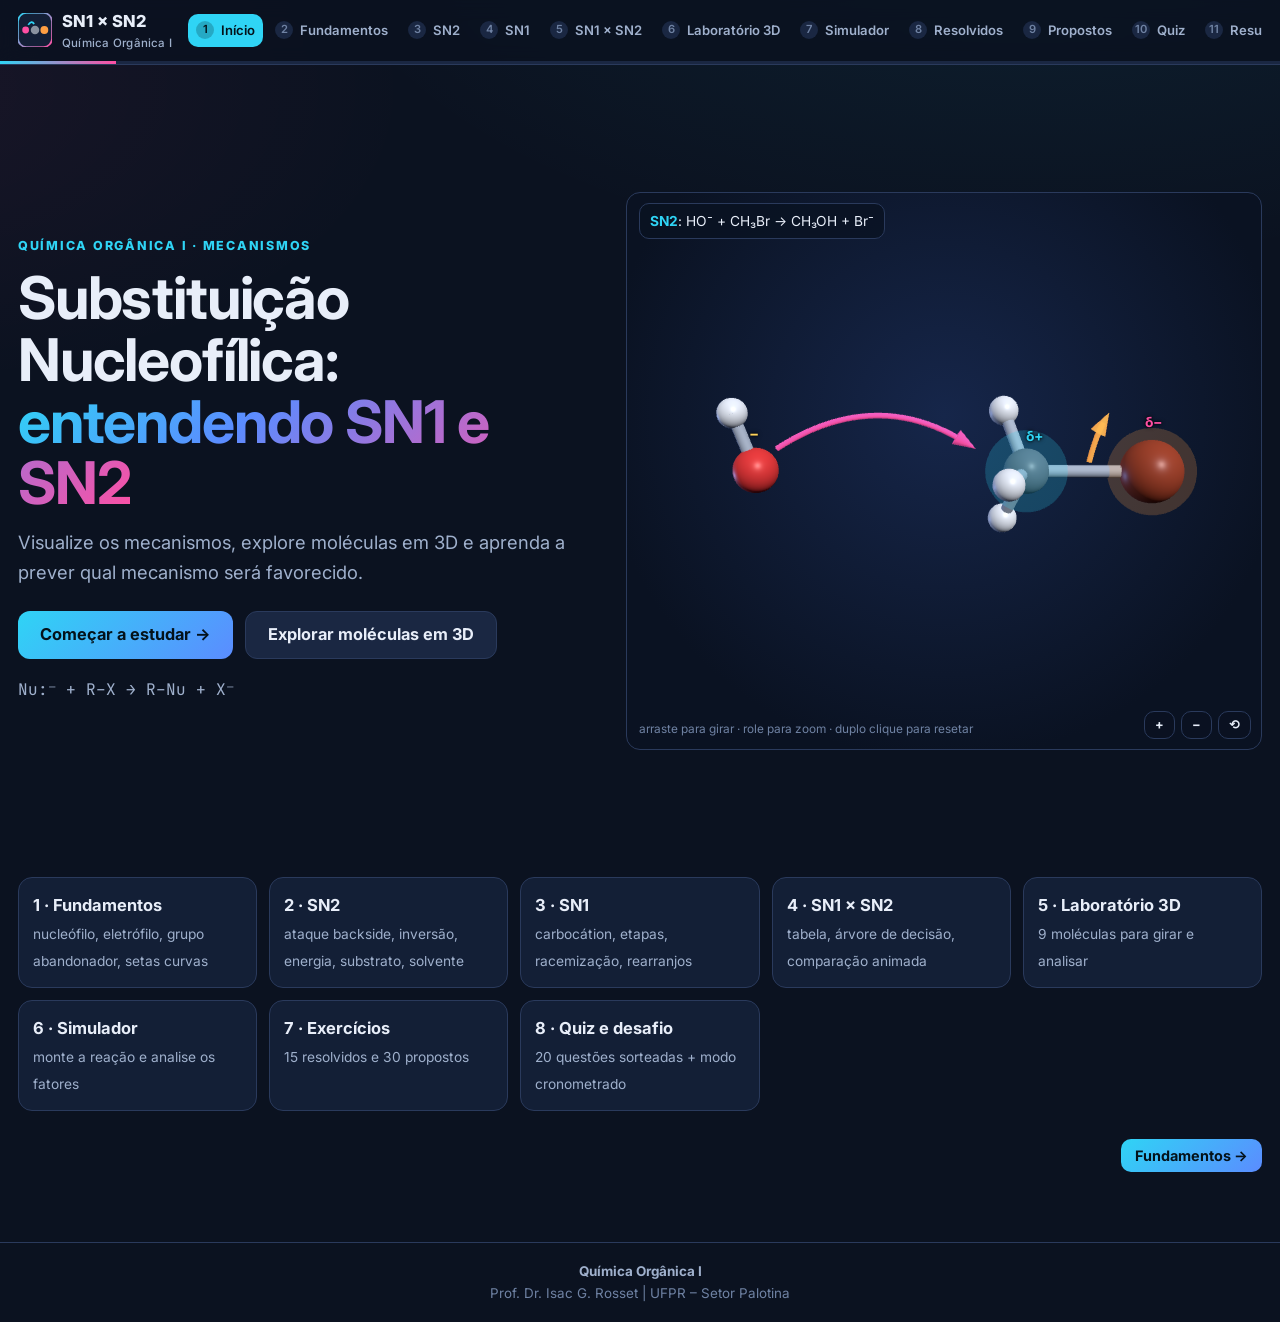
<file: substituicao-nucleofilica/index.html>
<!doctype html>
<html lang="pt-BR">
<head>
  <meta charset="utf-8">
  <meta name="viewport" content="width=device-width, initial-scale=1">
  <title>SN1 e SN2 · Substituição Nucleofílica</title>
  <meta name="description" content="Plataforma interativa de Química Orgânica I sobre reações de substituição nucleofílica SN1 e SN2: mecanismos animados em 3D, laboratório molecular, simulador de reações, exercícios resolvidos e propostos, quiz e desafio.">
  <meta name="theme-color" content="#0b1220">
  <link rel="icon" href="favicon.svg" type="image/svg+xml">
  <link rel="preconnect" href="https://fonts.googleapis.com">
  <link rel="preconnect" href="https://fonts.gstatic.com" crossorigin>
  <link href="https://fonts.googleapis.com/css2?family=Inter:wght@400;500;600;700;800;900&family=JetBrains+Mono:wght@500;700&display=swap" rel="stylesheet">
  <link rel="stylesheet" href="css/style.css">
  <script type="importmap">{ "imports": { "three": "./vendor/three.module.min.js" } }</script>
</head>
<body>
<a class="skip" href="#main">Pular para o conteúdo</a>

<header class="topbar">
  <div class="topbar-inner">
    <a class="brand" href="#inicio" aria-label="Início">
      <svg class="logo" viewBox="0 0 40 40" aria-hidden="true"><defs><linearGradient id="lg1" x1="0" y1="0" x2="1" y2="1"><stop offset="0" stop-color="#2fd4f5"/><stop offset="1" stop-color="#ff4fa3"/></linearGradient></defs><rect width="40" height="40" rx="10" fill="#131f36" stroke="url(#lg1)" stroke-width="2"/><circle cx="20" cy="20" r="5" fill="#8a929f"/><circle cx="9" cy="20" r="4" fill="#ff4fa3"/><circle cx="31" cy="20" r="4.6" fill="#ff9f43"/><path d="M12 14 Q16 8 19 13" fill="none" stroke="#2fd4f5" stroke-width="2"/></svg>
      <span>SN1 × SN2<small>Química Orgânica I</small></span>
    </a>
    <nav class="mainnav" aria-label="Módulos">
      <ol>
        <li><a href="#inicio">Início</a></li>
        <li><a href="#fundamentos">Fundamentos</a></li>
        <li><a href="#sn2">SN2</a></li>
        <li><a href="#sn1">SN1</a></li>
        <li><a href="#comparacao">SN1 × SN2</a></li>
        <li><a href="#laboratorio">Laboratório 3D</a></li>
        <li><a href="#simulador">Simulador</a></li>
        <li><a href="#resolvidos">Resolvidos</a></li>
        <li><a href="#propostos">Propostos</a></li>
        <li><a href="#quiz">Quiz</a></li>
        <li><a href="#resumo">Resumo</a></li>
      </ol>
    </nav>
  </div>
  <div class="progress-top" aria-hidden="true"><span id="progress"></span></div>
</header>

<main id="main" tabindex="-1">

<!-- ============================================================ INÍCIO -->
<section class="section" id="inicio" data-title="Início">
  <div class="hero">
    <div>
      <span class="kicker">Química Orgânica I · mecanismos</span>
      <h1>Substituição Nucleofílica: <span class="g">entendendo SN1 e SN2</span></h1>
      <p class="sub">Visualize os mecanismos, explore moléculas em 3D e aprenda a prever qual mecanismo será favorecido.</p>
      <div class="cta">
        <a class="btn primary lg" href="#fundamentos">Começar a estudar →</a>
        <a class="btn lg" href="#laboratorio">Explorar moléculas em 3D</a>
      </div>
      <p class="eq">Nu:⁻ + R–X → R–Nu + X⁻</p>
    </div>
    <div class="viewer" data-w="hero" data-3d aria-label="Animação 3D: HO⁻ atacando CH₃Br pelo lado oposto ao bromo"></div>
  </div>
  <div class="modules">
    <a href="#fundamentos"><b>1 · Fundamentos</b><span>nucleófilo, eletrófilo, grupo abandonador, setas curvas</span></a>
    <a href="#sn2"><b>2 · SN2</b><span>ataque backside, inversão, energia, substrato, solvente</span></a>
    <a href="#sn1"><b>3 · SN1</b><span>carbocátion, etapas, racemização, rearranjos</span></a>
    <a href="#comparacao"><b>4 · SN1 × SN2</b><span>tabela, árvore de decisão, comparação animada</span></a>
    <a href="#laboratorio"><b>5 · Laboratório 3D</b><span>9 moléculas para girar e analisar</span></a>
    <a href="#simulador"><b>6 · Simulador</b><span>monte a reação e analise os fatores</span></a>
    <a href="#resolvidos"><b>7 · Exercícios</b><span>15 resolvidos e 30 propostos</span></a>
    <a href="#quiz"><b>8 · Quiz e desafio</b><span>20 questões sorteadas + modo cronometrado</span></a>
  </div>
</section>

<!-- ============================================================ FUNDAMENTOS -->
<section class="section" id="fundamentos" data-title="Fundamentos">
  <div class="section-head"><div><span class="kicker">Módulo 1</span><h2>Fundamentos da substituição nucleofílica</h2><p class="lead">Numa <b>reação de substituição</b>, um átomo ou grupo de uma molécula é trocado por outro. Na substituição <b>nucleofílica</b>, quem entra é um nucleófilo e quem sai é um grupo abandonador.</p></div></div>

  <div class="block">
    <div class="formula"><span class="big">Nu:⁻ + R–X → R–Nu + X:⁻</span><br><small style="color:var(--muted)">nucleófilo + substrato → produto + grupo abandonador</small></div>
    <div class="grid3">
      <div class="defbox m"><b>Nucleófilo (Nu)</b>= espécie <b>rica em elétrons</b>, com um par disponível para formar uma nova ligação. Ex.: HO⁻, CN⁻, I⁻, H₂O, NH₃.</div>
      <div class="defbox"><b>Eletrófilo</b>= espécie <b>deficiente em elétrons</b>, que recebe o par. Aqui, o <b>carbono eletrofílico</b> ligado ao grupo abandonador.</div>
      <div class="defbox o"><b>Grupo abandonador (X, LG)</b>= espécie capaz de <b>sair levando o par eletrônico</b> da ligação. Ex.: I⁻, Br⁻, Cl⁻, TsO⁻, H₂O.</div>
    </div>
  </div>

  <div class="block">
    <h3 class="block-title">Polarização da ligação C–X <span class="tag">conceito</span></h3>
    <div class="split">
      <div>
        <p>O halogênio é <b>mais eletronegativo</b> que o carbono. A densidade eletrônica da ligação se desloca para X, criando cargas parciais: <b class="sn2c">C<sup>δ+</sup></b>–<b style="color:var(--magenta)">X<sup>δ−</sup></b>.</p>
        <p>O carbono δ+ é o <b>carbono eletrofílico</b>: é ele que o nucleófilo ataca. Além da carga parcial, o carbono tem um orbital vazio de baixa energia, o antiligante <b>σ* C–X</b>, que recebe o par do nucleófilo.</p>
        <div class="note key"><b class="t">Conceito-chave</b>Eletronegatividade (Pauling): C 2,5 · Cl 3,0 · Br 2,8 · I 2,5. Embora a C–I seja pouco polar, ela é longa e fraca, e o I⁻ é ótimo grupo abandonador.</div>
      </div>
      <figure class="fig"><div data-fig="polar"></div><figcaption>carbono eletrofílico (halo ciano) e o átomo eletronegativo (δ−)</figcaption></figure>
    </div>
  </div>

  <div class="block">
    <h3 class="block-title">Setas curvas: a linguagem dos mecanismos <span class="tag">representação</span></h3>
    <div class="grid2">
      <figure class="fig"><div data-fig="arrowForm"></div><figcaption><b>Formação de ligação:</b> a seta sai do <b>par livre</b> do nucleófilo e aponta para o átomo que vai recebê-lo.</figcaption></figure>
      <figure class="fig"><div data-fig="arrowBreak"></div><figcaption><b>Quebra heterolítica:</b> a seta sai do <b>meio da ligação</b> e aponta para o átomo que fica com o par (X⁻).</figcaption></figure>
    </div>
    <div class="note err"><b class="t">Erro comum</b>Desenhar a seta saindo do carbono δ+ em direção ao nucleófilo. Setas curvas mostram o movimento de <b>elétrons</b>: sempre partem de um par livre ou de uma ligação, nunca de um átomo deficiente em elétrons.</div>
    <div class="note key"><b class="t">Conceito-chave</b>Seta de <b>ponta inteira</b> = movimento de um <b>par</b> de elétrons (2 e⁻). Seta de meia-ponta ("anzol") = 1 elétron (reações radicalares, que não são o tema aqui).</div>
  </div>

  <div class="block">
    <h3 class="block-title">Formação e quebra de ligações, passo a passo <span class="tag">animação</span></h3>
    <p>Acompanhe: <b>nucleófilo → carbono eletrofílico → saída do grupo abandonador</b>.</p>
    <div data-w="fundPlayer"></div>
    <div class="note quick" data-q="Na reação CH₃–I + NH₃ → CH₃–NH₃⁺ + I⁻, qual é o nucleófilo?" data-o="CH₃–I;NH₃;I⁻;CH₃⁺" data-a="1" data-e="O nitrogênio da amônia doa seu par livre ao carbono; o I⁻ é o grupo abandonador."></div>
  </div>
</section>

<!-- ============================================================ SN2 -->
<section class="section" id="sn2" data-title="SN2">
  <div class="section-head"><div><span class="kicker">Módulo 2</span><h2>Mecanismo SN2</h2><p class="lead">Substituição nucleofílica <b>bimolecular</b> e <b>concertada</b>: o nucleófilo entra ao mesmo tempo em que o grupo abandonador sai.</p></div></div>
  <nav class="subnav" aria-label="Tópicos de SN2"><a href="#sn2-def">Definição</a><a href="#sn2-mec">Mecanismo 3D</a><a href="#sn2-back">Ataque backside</a><a href="#sn2-walden">Inversão de Walden</a><a href="#sn2-energia">Energia</a><a href="#sn2-sub">Substrato</a><a href="#sn2-nu">Nucleofilicidade</a><a href="#sn2-solv">Solventes</a></nav>

  <div class="block" id="sn2-def">
    <div class="acronym">
      <div><div class="L c">S</div><span>substituição</span></div>
      <div><div class="L c">N</div><span>nucleofílica</span></div>
      <div><div class="L m">2</div><span>duas espécies participam da etapa determinante da velocidade</span></div>
    </div>
    <div class="formula">v = k [RX] [Nu⁻]</div>
    <p>Como substrato e nucleófilo estão juntos no estado de transição, a velocidade depende das <b>duas</b> concentrações: dobrar [Nu⁻] dobra a velocidade.</p>
    <div class="note key"><b class="t">Conceito-chave</b><b>Concertada</b> = a ligação Nu–C se forma <b>enquanto</b> a ligação C–X se rompe, em uma única etapa, sem intermediário.</div>
  </div>

  <div class="block" id="sn2-mec">
    <h3 class="block-title">Mecanismo em 3D: HO⁻ + CH₃Br → CH₃OH + Br⁻ <span class="tag">animação</span></h3>
    <div data-w="sn2Lab" data-3d></div>
    <h4>A mesma reação com setas curvas</h4>
    <div data-w="sn2Player"></div>
  </div>

  <div class="block" id="sn2-back">
    <h3 class="block-title">Ataque backside (pela face oposta) <span class="tag">3D · orbitais</span></h3>
    <div class="split">
      <div data-w="backside" data-3d></div>
      <div>
        <p>O nucleófilo ataca a ~<b>180°</b> em relação ao grupo abandonador:</p>
        <div class="formula">Nu⁻ → C — LG</div>
        <p><b>Por quê?</b> O par de elétrons do nucleófilo precisa entrar em um orbital vazio do substrato: o antiligante <b>σ* C–LG</b>. Esse orbital tem seu <b>lóbulo maior no carbono, do lado oposto ao LG</b>. Ao ser preenchido, ele enfraquece a ligação C–LG, que se rompe.</p>
        <p>Pelo mesmo lado do LG, o nucleófilo encontraria o nó do σ* e a repulsão do próprio grupo abandonador (rico em elétrons).</p>
        <div class="note think"><b class="t">Pense nisso</b>Clique em "Mostrar orbitais" e gire o modelo: de que lado o orbital σ* oferece mais "espaço" para receber o par do nucleófilo?</div>
      </div>
    </div>
  </div>

  <div class="block" id="sn2-walden">
    <h3 class="block-title">Inversão de Walden <span class="tag">estereoquímica</span></h3>
    <div class="split">
      <div data-w="walden" data-3d></div>
      <div>
        <p>Com o ataque backside, os três grupos ligados ao carbono "viram" para o outro lado, como um <b>guarda-chuva virado pelo vento</b>.</p>
        <p>Em um <b>centro estereogênico</b> (aqui, o 2-bromobutano atacado por HO⁻), isso produz <b>inversão da configuração</b>. O descritor R/S mostrado no modelo é calculado a partir da geometria 3D.</p>
        <div class="note key"><b class="t">Conceito-chave</b>A SN2 é <b>estereoespecífica</b>: cada enantiômero do reagente leva a um enantiômero definido do produto (sempre com inversão).</div>
        <div class="note care"><b class="t">Cuidado</b>"Inversão" é geométrica. O descritor R/S <i>costuma</i> mudar, mas pode não mudar se as prioridades CIP do nucleófilo e do grupo abandonador ocuparem posições diferentes na ordem.</div>
      </div>
    </div>
  </div>

  <div class="block" id="sn2-energia">
    <h3 class="block-title">Perfil energético da SN2 <span class="tag">interativo</span></h3>
    <div class="split">
      <div data-w="energySN2"></div>
      <div>
        <ul>
          <li><b>uma única etapa</b>;</li>
          <li><b>um único estado de transição</b> (máximo);</li>
          <li><b>nenhum intermediário</b>.</li>
        </ul>
        <p>Passe o mouse (ou toque) nos pontos da curva.</p>
        <div class="note err"><b class="t">Erro comum</b>Tratar o carbono "pentacoordenado" como uma molécula. Ele existe apenas no estado de transição ‡, um máximo de energia que dura cerca de uma vibração molecular (~10⁻¹³ s).</div>
      </div>
    </div>
  </div>

  <div class="block" id="sn2-sub">
    <h3 class="block-title">Efeito do substrato: impedimento estérico <span class="tag">3D</span></h3>
    <div class="figs" data-fig="subsRow"></div>
    <div class="formula">metílico &gt; primário &gt; secundário ≫ terciário</div>
    <div class="split">
      <div data-w="steric" data-3d></div>
      <div>
        <p>Use <b>Adicionar grupos alquila</b> para transformar CH₃Br em CH₃CH₂Br, (CH₃)₂CHBr e (CH₃)₃CBr. Depois lance o nucleófilo e veja em <b>space-filling</b> como o acesso à face traseira fica cada vez mais difícil.</p>
        <div id="steric-info" class="stepcap"></div>
        <div class="note care"><b class="t">Cuidado</b>Ramificação no carbono <b>vizinho</b> também atrapalha: o brometo de neopentila, (CH₃)₃CCH₂Br, é primário, mas reage por SN2 dezenas de milhares de vezes mais devagar que o brometo de etila.</div>
      </div>
    </div>
  </div>

  <div class="block" id="sn2-nu">
    <h3 class="block-title">Nucleofilicidade <span class="tag">depende do meio</span></h3>
    <div class="split">
      <div data-w="nucleo"></div>
      <div>
        <ul>
          <li><b>Carga:</b> o ânion é melhor nucleófilo que seu ácido conjugado neutro (HO⁻ &gt; H₂O; RO⁻ &gt; ROH).</li>
          <li><b>Eletronegatividade:</b> no mesmo período, átomo menos eletronegativo segura menos o par (H₃N &gt; H₂O; ⁻NH₂ &gt; HO⁻).</li>
          <li><b>Polarizabilidade:</b> átomos grandes (I, S) têm nuvem eletrônica deformável, que interage bem com o carbono à distância.</li>
          <li><b>Solvatação:</b> em solventes próticos, ânions pequenos ficam "presos" por ligações de hidrogênio.</li>
          <li><b>Volume:</b> nucleófilos volumosos (t-BuO⁻) atacam mal o carbono, mas continuam bases fortes.</li>
        </ul>
        <div class="note err"><b class="t">Erro comum</b>Confundir nucleofilicidade com basicidade. <b>Basicidade</b> é termodinâmica (afinidade por H⁺); <b>nucleofilicidade</b> é cinética (velocidade de ataque ao carbono) e muda com o solvente. I⁻ é ótimo nucleófilo e péssima base.</div>
      </div>
    </div>
  </div>

  <div class="block" id="sn2-solv">
    <h3 class="block-title">Solventes e SN2 <span class="tag">animação</span></h3>
    <div data-w="solv"></div>
    <div class="grid2" style="margin-top:14px">
      <div class="defbox"><b>Polares apróticos favorecem SN2</b>DMSO, DMF, acetona, acetonitrila: dissolvem sais (solvatam o cátion), mas não fazem ligação de hidrogênio com o ânion → nucleófilo relativamente <b>mais disponível</b>. Ex.: reações com N₃⁻ e CN⁻ chegam a ser milhares de vezes mais rápidas em DMF do que em metanol.</div>
      <div class="defbox o"><b>Polares próticos</b>H₂O, CH₃OH, EtOH: <b>forte solvatação do nucleófilo</b> aniônico por ligações de hidrogênio → menor reatividade em SN2. Em compensação, favorecem a ionização (SN1).</div>
    </div>
    <div class="note quick" data-q="Para a reação CH₃CH₂Br + NaN₃, qual solvente deve dar a SN2 mais rápida?" data-o="metanol;água;DMF;etanol" data-a="2" data-e="DMF é polar aprótico: o N₃⁻ fica pouco solvatado e mais reativo."></div>
  </div>
</section>

<!-- ============================================================ SN1 -->
<section class="section" id="sn1" data-title="SN1">
  <div class="section-head"><div><span class="kicker">Módulo 3</span><h2>Mecanismo SN1</h2><p class="lead">Substituição nucleofílica <b>unimolecular</b>: primeiro o grupo abandonador sai e forma um <b>carbocátion</b>; depois o nucleófilo ataca.</p></div></div>
  <nav class="subnav" aria-label="Tópicos de SN1"><a href="#sn1-def">Definição</a><a href="#sn1-mec">Mecanismo 3D</a><a href="#sn1-cat">Carbocátion</a><a href="#sn1-est">Estereoquímica</a><a href="#sn1-energia">Energia</a><a href="#sn1-estab">Estabilidade</a><a href="#sn1-rearr">Rearranjos</a><a href="#sn1-lg">Grupos abandonadores</a></nav>

  <div class="block" id="sn1-def">
    <div class="acronym">
      <div><div class="L o">S</div><span>substituição</span></div>
      <div><div class="L o">N</div><span>nucleofílica</span></div>
      <div><div class="L m">1</div><span>somente o substrato participa da etapa determinante da velocidade</span></div>
    </div>
    <div class="formula">v = k [RX]</div>
    <div class="note err"><b class="t">Erro comum</b>SN1 não significa que a reação possui apenas uma etapa. O número "1" refere-se à <b>molecularidade da etapa determinante da velocidade</b>. A SN1 ocorre em <b>múltiplas etapas</b>.</div>
  </div>

  <div class="block" id="sn1-mec">
    <h3 class="block-title">Mecanismo em 3D: (CH₃)₃C–Br + H₂O <span class="tag">etapa por etapa</span></h3>
    <div data-w="sn1Lab" data-3d></div>
    <h4>As mesmas etapas com setas curvas</h4>
    <div data-w="sn1Player"></div>
  </div>

  <div class="block" id="sn1-cat">
    <h3 class="block-title">O carbocátion em 3D <span class="tag">sp³ → sp²</span></h3>
    <div class="split">
      <div data-w="cation" data-3d></div>
      <div>
        <p>Quando o Br sai, o carbono fica com apenas três ligações e <b>seis elétrons de valência</b>. Ele se reorganiza em geometria <b>trigonal plana</b> (sp², ângulos de 120°), com um <b>orbital p vazio</b> perpendicular ao plano.</p>
        <p>Use o controle para acompanhar a transformação tetraédrico → plano e ative o orbital p.</p>
        <div class="note key"><b class="t">Conceito-chave</b>O orbital p vazio é o que o nucleófilo "enxerga". Ele tem dois lóbulos equivalentes: <b>as duas faces</b> do carbocátion podem ser atacadas.</div>
        <div class="note think"><b class="t">Pense nisso</b>Ative "hiperconjugação": os H em amarelo pertencem a ligações C–H quase paralelas ao orbital p. Elas doam densidade eletrônica ao carbono positivo.</div>
      </div>
    </div>
  </div>

  <div class="block" id="sn1-est">
    <h3 class="block-title">Estereoquímica da SN1 <span class="tag">duas faces</span></h3>
    <div class="split">
      <div data-w="faces" data-3d></div>
      <div>
        <p>Partindo de um haleto terciário quiral (3-bromo-3-metil-hexano), o carbocátion formado é <b>plano e aquiral</b>. A água pode atacar pela <b>face superior</b> ou pela <b>face inferior</b>, gerando os dois enantiômeros do 3-metil-hexan-3-ol.</p>
        <p>Isso leva à <b>racemização</b>: perda (total ou parcial) da informação estereoquímica do reagente.</p>
        <div class="note care"><b class="t">Cuidado</b>Na prática, a racemização raramente é perfeita (50:50). Logo após a ionização, o Br⁻ permanece próximo como <b>par iônico</b> e bloqueia parcialmente a face de onde saiu; o ambiente de solvatação também influencia. Por isso costuma haver <b>ligeiro excesso do produto de inversão</b>. Ative "par iônico" no modelo.</div>
      </div>
    </div>
  </div>

  <div class="block" id="sn1-energia">
    <h3 class="block-title">Perfil energético da SN1 <span class="tag">interativo</span></h3>
    <div data-w="energySN1"></div>
    <p>Reagentes → ET1‡ → <b>carbocátion</b> → ET2‡ → íon oxônio → ET3‡ (desprotonação) → produtos. O <b>ET1</b> é o ponto mais alto: a ionização é a etapa lenta e define a energia de ativação global.</p>
    <div class="note key"><b class="t">Conceito-chave</b><b>Intermediário</b> (vale, mínimo local, tempo de vida finito) ≠ <b>estado de transição</b> (pico, máximo, não isolável).</div>
    <h4>Comparando com a SN2</h4>
    <div data-w="energyCmp"></div>
  </div>

  <div class="block" id="sn1-estab">
    <h3 class="block-title">Estabilidade dos carbocátions <span class="tag">tendência geral</span></h3>
    <div class="formula">terciário &gt; secundário &gt; primário &gt; metílico</div>
    <div data-w="ladder"></div>
    <div class="grid3" style="margin-top:14px">
      <div class="defbox"><b>Hiperconjugação</b>Ligações σ C–H e C–C vizinhas, alinhadas com o orbital p vazio, doam densidade eletrônica. Mais grupos alquila → mais ligações doadoras.</div>
      <div class="defbox o"><b>Efeito indutivo</b>Grupos alquila são levemente doadores de elétrons através das ligações σ e dispersam a carga positiva.</div>
      <div class="defbox m"><b>Ressonância</b>Quando o C⁺ é vizinho de uma ligação π (alílico) ou de um anel aromático (benzílico), a carga se deslocaliza por vários átomos.</div>
    </div>
    <h4>Cátions alílico e benzílico: formas de ressonância</h4>
    <figure class="fig"><div data-fig="allyl"></div><figcaption>cátion alílico: a carga + fica distribuída entre C1 e C3</figcaption></figure>
    <figure class="fig" style="margin-top:10px"><div data-fig="benzyl"></div><figcaption>cátion benzílico: a carga + se espalha pelo CH₂ e pelas posições orto e para do anel</figcaption></figure>
    <div class="note care"><b class="t">Cuidado</b>Essas ordens são tendências. Um cátion benzílico primário pode ser tão estável quanto um terciário; e o solvente muda bastante as energias absolutas.</div>
  </div>

  <div class="block" id="sn1-rearr">
    <h3 class="block-title">Cuidado: carbocátions podem rearranjar <span class="tag">setas animadas</span></h3>
    <p>Se um carbocátion pode se transformar num cátion <b>mais estável</b> por migração de um grupo vizinho (com seu par de elétrons), isso geralmente acontece antes do ataque do nucleófilo.</p>
    <div class="grid2">
      <div><h4>Migração 1,2 de hidreto</h4><div data-w="rearrH"></div></div>
      <div><h4>Migração 1,2 de metila (alquila)</h4><div data-w="rearrM"></div></div>
    </div>
    <div class="note err"><b class="t">Erro comum</b>Esperar rearranjos em SN2. Rearranjos exigem um carbocátion — só aparecem em mecanismos do tipo SN1/E1.</div>
  </div>

  <div class="block" id="sn1-lg">
    <h3 class="block-title">Grupos abandonadores <span class="tag">SN1 e SN2</span></h3>
    <div class="split">
      <div data-w="lgRank"></div>
      <div>
        <p>Quanto mais <b>estável</b> o ânion (ou molécula) que sai, mais fácil a saída. Em geral, bons grupos abandonadores são <b>bases fracas</b> — ácidos conjugados fortes (pKa baixo).</p>
        <div class="figs"><figure class="fig"><div data-fig="tosylate"></div><figcaption>tosilato de alquila (R–OTs)</figcaption></figure><figure class="fig"><div data-fig="mesylate"></div><figcaption>mesilato de alquila (R–OMs)</figcaption></figure></div>
        <figure class="fig"><div data-fig="protAlc"></div><figcaption>álcool protonado: o grupo abandonador passa a ser H₂O</figcaption></figure>
        <div class="note care"><b class="t">Cuidado</b>A relação com o pKa é uma tendência, não uma lei: sulfonatos (TsO⁻, MsO⁻) costumam sair mais facilmente que I⁻ apesar de TsOH ser menos ácido que HI, graças à deslocalização da carga em três oxigênios. HO⁻ e RO⁻ praticamente não saem — por isso álcoois precisam ser protonados ou convertidos em tosilatos.</div>
      </div>
    </div>
  </div>
</section>

<!-- ============================================================ COMPARAÇÃO -->
<section class="section" id="comparacao" data-title="SN1 × SN2">
  <div class="section-head"><div><span class="kicker">Módulo 4</span><h2>SN1 × SN2</h2><p class="lead">Mesma transformação global, caminhos diferentes. Clique nas linhas da tabela para ver a explicação.</p></div></div>
  <div class="block"><div data-w="cmpTable"></div></div>

  <div class="block">
    <h3 class="block-title">Comparação visual animada <span class="tag">lado a lado</span></h3>
    <div data-w="sideBySide" data-3d></div>
  </div>

  <div class="block" id="arvore">
    <h3 class="block-title">SN1 ou SN2? <span class="tag">árvore de decisão</span></h3>
    <div data-w="tree"></div>
  </div>

  <div class="block">
    <h3 class="block-title">Atenção: substituição não ocorre isoladamente</h3>
    <div class="grid2">
      <div class="defbox m"><b>E2 (eliminação bimolecular)</b>Favorecida por <b>bases fortes</b> (HO⁻, RO⁻, especialmente volumosas como t-BuO⁻), em substratos <b>secundários e terciários</b>. Compete diretamente com a SN2.</div>
      <div class="defbox o"><b>E1 (eliminação unimolecular)</b>Compartilha o <b>carbocátion</b> com a SN1: em vez de capturar um nucleófilo, o cátion perde um H⁺ vizinho e forma um alceno. Favorecida por <b>temperaturas elevadas</b>.</div>
    </div>
    <p style="color:var(--muted)">As eliminações serão estudadas em detalhe em outro módulo. Aqui, basta lembrar: substrato, nucleófilo/base, solvente, grupo abandonador e temperatura atuam <b>em conjunto</b>.</p>
  </div>
</section>

<!-- ============================================================ LABORATÓRIO -->
<section class="section" id="laboratorio" data-title="Laboratório Molecular 3D">
  <div class="section-head"><div><span class="kicker">Módulo 5</span><h2>Laboratório Molecular</h2><p class="lead">Gire em 360°, aproxime, troque a representação, identifique os átomos e compare substratos.</p></div></div>
  <div class="block"><div data-w="lab" data-3d></div>
    <div class="note think"><b class="t">Pense nisso</b>Mude para <b>space-filling</b> e compare CH₃Br com (CH₃)₃CBr olhando pela face oposta ao Br (gire até o Br ficar atrás). Onde o nucleófilo conseguiria encostar?</div>
  </div>
</section>

<!-- ============================================================ SIMULADOR -->
<section class="section" id="simulador" data-title="Simulador de Reações">
  <div class="section-head"><div><span class="kicker">Módulo 6</span><h2>Monte sua reação</h2><p class="lead">Escolha substrato, grupo abandonador, nucleófilo e solvente. Faça seu palpite e depois clique em <b>Prever mecanismo</b> para ver a análise fator a fator.</p></div></div>
  <div class="block"><div data-w="sim"></div></div>
  <div class="note care"><b class="t">Cuidado</b>O simulador usa regras qualitativas de livro-texto para ensinar o raciocínio. Reações reais dependem também de temperatura, concentração e estrutura fina do substrato.</div>
</section>

<!-- ============================================================ RESOLVIDOS -->
<section class="section" id="resolvidos" data-title="Exercícios Resolvidos">
  <div class="section-head"><div><span class="kicker">Módulo 7</span><h2>Exercícios resolvidos</h2><p class="lead">15 exercícios em ordem crescente de dificuldade. Tente resolver antes; use a dica se precisar.</p></div></div>
  <div class="levels" data-w="levelChips"></div>
  <div data-w="solved"></div>
</section>

<!-- ============================================================ PROPOSTOS -->
<section class="section" id="propostos" data-title="Exercícios Propostos">
  <div class="section-head"><div><span class="kicker">Módulo 8</span><h2>Exercícios propostos</h2><p class="lead">30 exercícios: múltipla escolha, V/F, associação, clique na estrutura, ordenação por arrastar e "complete o mecanismo". As respostas só aparecem quando você pedir.</p></div></div>
  <nav class="subnav" aria-label="Níveis"><a href="#prop-easy">Fáceis (10)</a><a href="#prop-mid">Intermediários (10)</a><a href="#prop-hard">Avançados (10)</a></nav>
  <div id="prop-easy" class="block"><h3 class="block-title">Fáceis <span class="tag">1–10</span></h3><div data-w="propEasy"></div></div>
  <div id="prop-mid" class="block"><h3 class="block-title">Intermediários <span class="tag">11–20</span></h3><div data-w="propMid"></div></div>
  <div id="prop-hard" class="block"><h3 class="block-title">Avançados <span class="tag">21–30</span></h3><div data-w="propHard"></div></div>
</section>

<!-- ============================================================ QUIZ -->
<section class="section" id="quiz" data-title="Quiz">
  <div class="section-head"><div><span class="kicker">Módulo 9</span><h2>Quiz final</h2><p class="lead">20 perguntas sorteadas de um banco maior. Ao final você recebe sua classificação e os tópicos para revisar.</p></div></div>
  <div class="block"><div data-w="quiz"></div></div>
  <div class="block" id="desafio">
    <h3 class="block-title">Desafio SN1 × SN2 <span class="tag">cronometrado</span></h3>
    <div data-w="challenge"></div>
  </div>
</section>

<!-- ============================================================ RESUMO -->
<section class="section" id="resumo" data-title="Resumo Final">
  <div class="section-head"><div><span class="kicker">Módulo 10</span><h2>Resumo visual</h2><p class="lead">O mapa conceitual reúne as ideias centrais. Clique em um item para revisar.</p></div></div>
  <div class="block"><div data-w="cmap"></div></div>
  <div class="block">
    <h3 class="block-title">Agora você deve ser capaz de:</h3>
    <ul class="checklist">
      <li>reconhecer nucleófilos, eletrófilos e grupos abandonadores;</li>
      <li>explicar os mecanismos SN1 e SN2;</li>
      <li>interpretar suas leis de velocidade;</li>
      <li>prever o efeito do substrato;</li>
      <li>analisar nucleofilicidade;</li>
      <li>avaliar o efeito do solvente;</li>
      <li>interpretar a estereoquímica;</li>
      <li>reconhecer rearranjos em SN1;</li>
      <li>comparar SN1 e SN2;</li>
      <li>prever qualitativamente qual mecanismo é favorecido em diferentes condições.</li>
    </ul>
    <div class="ex-actions">
      <button class="btn primary lg" type="button" data-action="redo">↺ Refazer exercícios</button>
      <button class="btn accent lg" type="button" data-action="challenge">⚡ Iniciar desafio SN1 × SN2</button>
    </div>
  </div>
</section>

  <div class="pager" id="pager"></div>
</main>

<footer class="site">
  <b>Química Orgânica I</b><br>
  Prof. Dr. Isac G. Rosset | UFPR – Setor Palotina
</footer>

<script type="module" src="js/main.js"></script>
</body>
</html>
</file>
<file: acidos-carboxilicos/css/style.css>
:root {
  --bg: #0b1220;
  --bg-2: #0f1a2e;
  --surface: #131f36;
  --surface-2: #1a2742;
  --surface-3: #22314f;
  --border: #2a3a5c;
  --text: #e8eef9;
  --muted: #9fb0cc;
  --dim: #6f82a3;
  --cyan: #2fd4f5;
  --blue: #5b8cff;
  --orange: #ff9f43;
  --magenta: #ff4fa3;
  --green: #3ddc97;
  --red: #ff5c6c;
  --yellow: #ffd45c;
  --violet: #b18cff;
  --ok-soft: rgba(61, 220, 151, .12);
  --bad-soft: rgba(255, 92, 108, .12);
  --radius: 14px;
  --shadow: 0 10px 30px rgba(0, 0, 0, .35);
  --sans: "Inter", system-ui, -apple-system, "Segoe UI", Roboto, sans-serif;
  --mono: "JetBrains Mono", ui-monospace, SFMono-Regular, Menlo, monospace;
  color-scheme: dark;
}

* { box-sizing: border-box; }
html { scroll-behavior: smooth; }
body {
  margin: 0;
  font-family: var(--sans);
  font-size: 16.5px;
  line-height: 1.6;
  color: var(--text);
  background: radial-gradient(1200px 600px at 80% -10%, rgba(47, 212, 245, .08), transparent 60%),
              radial-gradient(900px 500px at -10% 10%, rgba(255, 79, 163, .06), transparent 60%),
              var(--bg);
  background-attachment: fixed;
  -webkit-font-smoothing: antialiased;
}
a { color: var(--cyan); }
h1, h2, h3, h4 { line-height: 1.2; letter-spacing: -.01em; }
h2 { font-size: clamp(1.6rem, 2.6vw, 2.2rem); margin: .2em 0 .4em; }
h3 { font-size: 1.3rem; margin: 1.8em 0 .5em; }
h4 { font-size: 1.05rem; margin: 1em 0 .4em; }
p { margin: .55em 0; }
sub, sup { line-height: 0; }
.sr-only { position: absolute; width: 1px; height: 1px; overflow: hidden; clip: rect(0 0 0 0); white-space: nowrap; }
:focus-visible { outline: 2px solid var(--cyan); outline-offset: 2px; border-radius: 4px; }

.skip { position: absolute; left: -999px; top: 8px; background: var(--cyan); color: #000; padding: 8px 12px; border-radius: 8px; z-index: 100; }
.skip:focus { left: 8px; }

/* ---------- cabeçalho e navegação ---------- */

.topbar {
  position: sticky; top: 0; z-index: 40;
  background: rgba(11, 18, 32, .86);
  backdrop-filter: blur(10px);
  border-bottom: 1px solid var(--border);
}
.topbar-inner { max-width: 1400px; margin: 0 auto; padding: 8px 18px; display: flex; align-items: center; gap: 16px; }
.brand { display: flex; align-items: center; gap: 10px; color: var(--text); text-decoration: none; font-weight: 800; white-space: nowrap; }
.brand .logo { width: 34px; height: 34px; flex: none; }
.brand small { display: block; font-weight: 500; color: var(--muted); font-size: .72rem; letter-spacing: .02em; }
.mainnav { flex: 1; overflow-x: auto; scrollbar-width: thin; }
.mainnav ol { list-style: none; margin: 0; padding: 4px 0; display: flex; gap: 4px; counter-reset: n; }
.mainnav li { counter-increment: n; }
.mainnav a {
  display: flex; align-items: center; gap: 7px; white-space: nowrap;
  padding: 6px 8px; border-radius: 10px; text-decoration: none;
  color: var(--muted); font-size: .82rem; font-weight: 600;
}
.mainnav a::before {
  content: counter(n); width: 18px; height: 18px; border-radius: 50%;
  display: grid; place-items: center; font-size: .7rem; background: var(--surface-2); color: var(--dim);
}
.mainnav a:hover { color: var(--text); background: var(--surface); }
.mainnav a[aria-current="page"] { color: #04121a; background: var(--cyan); }
.mainnav a[aria-current="page"]::before { background: rgba(0, 0, 0, .2); color: #04121a; }
.mainnav a.done::before { content: "✓"; color: var(--green); }
.progress-top { height: 3px; background: var(--surface-2); }
.progress-top span { display: block; height: 100%; width: 0; background: linear-gradient(90deg, var(--cyan), var(--magenta)); transition: width .4s; }

main { max-width: 1400px; margin: 0 auto; padding: 26px 18px 40px; }
.section { display: none; }
.section.active { display: block; animation: fadein .35s ease; }
@keyframes fadein { from { opacity: 0; transform: translateY(6px); } to { opacity: 1; transform: none; } }

.section-head { display: flex; align-items: flex-end; justify-content: space-between; gap: 16px; flex-wrap: wrap; margin-bottom: 10px; }
.kicker { color: var(--cyan); font-weight: 800; font-size: .78rem; letter-spacing: .14em; text-transform: uppercase; }
.lead { color: var(--muted); font-size: 1.08rem; max-width: 900px; }

.subnav { display: flex; gap: 6px; flex-wrap: wrap; margin: 14px 0 6px; position: sticky; top: 58px; z-index: 20; padding: 8px 0; background: linear-gradient(var(--bg) 70%, transparent); }
.subnav a { font-size: .82rem; padding: 5px 11px; border-radius: 999px; border: 1px solid var(--border); color: var(--muted); text-decoration: none; background: var(--surface); }
.subnav a:hover { color: var(--cyan); border-color: var(--cyan); }

.block { background: var(--surface); border: 1px solid var(--border); border-radius: var(--radius); padding: 22px 24px; margin: 18px 0; box-shadow: var(--shadow); scroll-margin-top: 110px; }
.block > h3:first-child, .block > .block-title:first-child { margin-top: 0; }
.block-title { display: flex; align-items: center; gap: 10px; margin: 0 0 10px; font-size: 1.3rem; }
.block-title .tag { font-size: .7rem; padding: 3px 8px; border-radius: 999px; background: rgba(47, 212, 245, .12); color: var(--cyan); letter-spacing: .06em; text-transform: uppercase; font-weight: 800; }

.grid2 { display: grid; grid-template-columns: repeat(2, minmax(0, 1fr)); gap: 18px; }
.grid3 { display: grid; grid-template-columns: repeat(3, minmax(0, 1fr)); gap: 14px; }
.grid4 { display: grid; grid-template-columns: repeat(4, minmax(0, 1fr)); gap: 12px; }
.split { display: grid; grid-template-columns: minmax(0, 1.25fr) minmax(0, 1fr); gap: 22px; align-items: start; }
.split.rev { grid-template-columns: minmax(0, 1fr) minmax(0, 1.25fr); }

.pager { display: flex; justify-content: space-between; gap: 12px; margin-top: 28px; }
.pager button { max-width: 48%; }

/* ---------- botões e controles ---------- */

.btn {
  font: inherit; font-size: .9rem; font-weight: 700; cursor: pointer;
  border: 1px solid var(--border); background: var(--surface-2); color: var(--text);
  padding: 8px 14px; border-radius: 10px; line-height: 1.2; display: inline-flex; align-items: center; gap: 7px;
  transition: border-color .15s, background .15s, transform .1s;
}
.btn:hover { border-color: var(--cyan); }
a.btn { text-decoration: none; }
.btn:active { transform: translateY(1px); }
.btn[disabled] { opacity: .45; cursor: not-allowed; }
.btn.primary { background: linear-gradient(135deg, var(--cyan), var(--blue)); color: #04121a; border: 0; }
.btn.accent { background: linear-gradient(135deg, var(--orange), var(--magenta)); color: #1a0710; border: 0; }
.btn.ghost { background: transparent; }
.btn.sm { padding: 5px 10px; font-size: .8rem; }
.btn.lg { padding: 13px 22px; font-size: 1.02rem; border-radius: 12px; }
.btn[aria-pressed="true"] { border-color: var(--cyan); background: rgba(47, 212, 245, .14); color: var(--cyan); }

.controls { display: flex; flex-wrap: wrap; gap: 8px; align-items: center; margin: 10px 0; }
.controls label { color: var(--muted); font-size: .88rem; display: inline-flex; align-items: center; gap: 6px; }
select, input[type="number"] {
  font: inherit; font-size: .9rem; color: var(--text); background: var(--surface-2);
  border: 1px solid var(--border); border-radius: 9px; padding: 7px 10px;
}
input[type="range"] { accent-color: var(--cyan); width: 100%; }
.range-row { display: flex; align-items: center; gap: 12px; width: 100%; }
.range-row .val { font-family: var(--mono); color: var(--cyan); min-width: 52px; text-align: right; }

.chip { display: inline-flex; align-items: center; gap: 6px; font-size: .78rem; font-weight: 700; padding: 3px 9px; border-radius: 999px; background: var(--surface-3); color: var(--muted); }
.chip.sn1 { background: rgba(255, 159, 67, .15); color: var(--orange); }
.chip.sn2 { background: rgba(47, 212, 245, .15); color: var(--cyan); }
.chip.mix { background: rgba(255, 79, 163, .15); color: var(--magenta); }
.chip.ok { background: var(--ok-soft); color: var(--green); }
.chip.bad { background: var(--bad-soft); color: var(--red); }

.sn1c { color: var(--orange); }
.sn2c { color: var(--cyan); }

/* ---------- caixas pedagógicas ---------- */

.note { border-radius: 12px; padding: 12px 16px 12px 46px; margin: 14px 0; position: relative; border: 1px solid; font-size: .96rem; }
.note::before { position: absolute; left: 14px; top: 11px; font-size: 1.15rem; }
.note b.t { display: block; font-size: .78rem; letter-spacing: .1em; text-transform: uppercase; margin-bottom: 2px; }
.note.key { background: rgba(47, 212, 245, .07); border-color: rgba(47, 212, 245, .35); }
.note.key::before { content: "◆"; color: var(--cyan); }
.note.key b.t { color: var(--cyan); }
.note.care { background: rgba(255, 159, 67, .07); border-color: rgba(255, 159, 67, .38); }
.note.care::before { content: "⚠"; color: var(--orange); }
.note.care b.t { color: var(--orange); }
.note.err { background: rgba(255, 92, 108, .07); border-color: rgba(255, 92, 108, .38); }
.note.err::before { content: "✗"; color: var(--red); }
.note.err b.t { color: var(--red); }
.note.think { background: rgba(177, 140, 255, .07); border-color: rgba(177, 140, 255, .38); }
.note.think::before { content: "?"; color: var(--violet); font-weight: 800; }
.note.think b.t { color: var(--violet); }
.note.quick { background: rgba(61, 220, 151, .06); border-color: rgba(61, 220, 151, .35); }
.note.quick::before { content: "⚡"; color: var(--green); }
.note.quick b.t { color: var(--green); }
.note.quick .qopts { display: flex; gap: 8px; flex-wrap: wrap; margin-top: 8px; }
.note.quick .qfb { margin-top: 8px; font-size: .92rem; }

.defbox { border-radius: 12px; padding: 14px 16px; background: var(--surface-2); border-left: 4px solid var(--cyan); }
.defbox.o { border-left-color: var(--orange); }
.defbox.m { border-left-color: var(--magenta); }
.defbox > b:first-child { display: block; font-size: 1.05rem; margin-bottom: 4px; }

.formula { font-family: var(--mono); font-size: 1.15rem; text-align: center; padding: 12px; border-radius: 12px; background: var(--bg-2); border: 1px solid var(--border); margin: 12px 0; }
.formula .big { font-size: 1.5rem; }

.acronym { display: flex; gap: 12px; flex-wrap: wrap; margin: 14px 0; }
.acronym > div { flex: 1 1 160px; background: var(--surface-2); border-radius: 12px; padding: 12px 14px; border: 1px solid var(--border); }
.acronym .L { font-size: 2rem; font-weight: 900; line-height: 1; }
.acronym .L.c { color: var(--cyan); } .acronym .L.o { color: var(--orange); } .acronym .L.m { color: var(--magenta); }
.acronym span { color: var(--muted); font-size: .9rem; }

/* ---------- 3D ---------- */

.viewer {
  position: relative; width: 100%; height: 420px; border-radius: 14px; overflow: hidden;
  background: radial-gradient(circle at 50% 40%, #16264a, #0a1222 75%);
  border: 1px solid var(--border);
}
.viewer.tall { height: 520px; }
.viewer.short { height: 320px; }
.viewer canvas { display: block; width: 100% !important; height: 100% !important; touch-action: none; cursor: grab; }
.viewer canvas:active { cursor: grabbing; }
.viewer .hud { position: absolute; left: 12px; top: 10px; right: 12px; display: flex; justify-content: space-between; gap: 8px; pointer-events: none; z-index: 2; }
.viewer .hud .cap { background: rgba(10, 18, 34, .78); border: 1px solid var(--border); border-radius: 10px; padding: 6px 10px; font-size: .86rem; max-width: 70%; }
.viewer .hud .cap b { color: var(--cyan); }
.viewer .vbtns { position: absolute; right: 10px; bottom: 10px; display: flex; gap: 6px; z-index: 3; }
.viewer .vbtns .btn { background: rgba(10, 18, 34, .8); }
.viewer .hint3d { position: absolute; left: 12px; bottom: 10px; font-size: .74rem; color: var(--dim); z-index: 2; pointer-events: none; }
.viewer .nogl { position: absolute; inset: 0; display: grid; place-items: center; text-align: center; padding: 20px; color: var(--muted); }
.lbl3d { font: 700 13px var(--sans); color: #fff; text-shadow: 0 0 4px #000, 0 0 2px #000; pointer-events: none; white-space: nowrap; }
.lbl3d.charge { color: var(--yellow); font-size: 15px; }
.lbl3d.dplus { color: var(--cyan); font-size: 14px; }
.lbl3d.dminus { color: var(--magenta); font-size: 14px; }
.lbl3d.tag { font-size: 12px; background: rgba(10, 18, 34, .8); border: 1px solid var(--border); padding: 2px 7px; border-radius: 8px; color: var(--text); }
.lbl3d.tag.c { border-color: var(--cyan); color: var(--cyan); }
.lbl3d.tag.o { border-color: var(--orange); color: var(--orange); }
.lbl3d.tag.m { border-color: var(--magenta); color: var(--magenta); }
.lbl3d.big { font-size: 18px; }

.timeline { display: flex; gap: 6px; flex-wrap: wrap; margin-top: 10px; }
.timeline button { flex: 1 1 110px; font: inherit; font-size: .78rem; text-align: left; cursor: pointer; padding: 7px 9px; border-radius: 9px; border: 1px solid var(--border); background: var(--surface-2); color: var(--muted); line-height: 1.25; }
.timeline button b { display: block; color: var(--text); font-size: .74rem; letter-spacing: .06em; }
.timeline button.on { border-color: var(--cyan); color: var(--text); background: rgba(47, 212, 245, .1); }
.stepcap { margin-top: 10px; padding: 12px 14px; border-radius: 12px; background: var(--bg-2); border: 1px solid var(--border); min-height: 70px; }
.stepcap b { color: var(--cyan); }

.legend { display: flex; gap: 14px; flex-wrap: wrap; font-size: .82rem; color: var(--muted); margin-top: 8px; }
.legend i { display: inline-block; width: 12px; height: 12px; border-radius: 50%; margin-right: 6px; vertical-align: -1px; border: 1px solid rgba(255, 255, 255, .3); }

/* ---------- SVG 2D ---------- */

svg.chem { width: 100%; height: auto; display: block; overflow: visible; margin: 0 auto; }
svg.chem text { font-family: var(--sans); fill: var(--text); }
svg.chem .bond { stroke: #dfe7f5; stroke-width: 2; stroke-linecap: round; fill: none; }
svg.chem .bond.partial { stroke-dasharray: 4 4; stroke: var(--yellow); }
svg.chem .bond.hl { stroke: var(--orange); stroke-width: 3; }
svg.chem .wedge { fill: #dfe7f5; }
svg.chem .hash { stroke: #dfe7f5; stroke-width: 1.6; }
svg.chem text.atom { font-weight: 600; }
svg.chem text.atom.O { fill: #ff6b6b; }
svg.chem text.atom.N { fill: #7b9bff; }
svg.chem text.atom.Br { fill: #e0845a; }
svg.chem text.atom.Cl { fill: #5fe07a; }
svg.chem text.atom.I { fill: #d07bff; }
svg.chem text.atom.S { fill: #ffd45c; }
svg.chem text.atom.lg { fill: var(--yellow); }
svg.chem text.atom.nu, svg.chem text.atom.base { fill: var(--cyan); }
svg.chem text.atom.prod { fill: var(--green); }
svg.chem text.atom.hb { fill: var(--cyan); font-weight: 800; }
svg.chem text.atom.ts { fill: var(--violet); }
svg.chem text.atom.ec { fill: var(--cyan); }
svg.chem text.chg { font-weight: 800; fill: var(--yellow); }
svg.chem text.dlt { font-weight: 700; }
svg.chem text.dlt.p { fill: var(--cyan); }
svg.chem text.dlt.m { fill: var(--magenta); }
svg.chem text.note { fill: var(--muted); font-weight: 600; }
svg.chem text.desc { fill: var(--orange); font-weight: 800; }
svg.chem .lp { fill: #dfe7f5; }
svg.chem .arrow { stroke: var(--magenta); stroke-width: 2.4; fill: none; stroke-linecap: round; }
svg.chem .arrow.o { stroke: var(--orange); }
svg.chem .arrow.c { stroke: var(--cyan); }
svg.chem .arrowhead { fill: var(--magenta); }
svg.chem .arrowhead.o { fill: var(--orange); }
svg.chem .arrowhead.c { fill: var(--cyan); }
svg.chem .arrowhead.g { fill: var(--muted); }
svg.chem .halo { fill: rgba(47, 212, 245, .16); stroke: var(--cyan); stroke-width: 1.4; }
svg.chem .halo.o { fill: rgba(255, 159, 67, .14); stroke: var(--orange); }
svg.chem .halo.g { fill: rgba(61, 220, 151, .16); stroke: var(--green); }
svg.chem .halo.v { fill: rgba(177, 140, 255, .16); stroke: var(--violet); }
svg.chem .halo.m { fill: rgba(255, 79, 163, .14); stroke: var(--magenta); }
svg.chem .plus { fill: var(--text); font-size: 26px; }
svg.chem .rxn { stroke: var(--muted); stroke-width: 2; fill: none; }
svg.chem .rxnhead { fill: var(--muted); }
svg.chem text.cond { fill: var(--muted); font-size: 13px; }
svg.chem .bracket { stroke: var(--muted); stroke-width: 1.6; fill: none; }
svg.chem .draw { stroke-dasharray: var(--len, 300); stroke-dashoffset: var(--len, 300); animation: drawpath 1s ease forwards; }
@keyframes drawpath { to { stroke-dashoffset: 0; } }

.fig { margin: 0; background: var(--bg-2); border: 1px solid var(--border); border-radius: 12px; padding: 12px; display: flex; flex-direction: column; align-items: center; justify-content: center; }
.fig figcaption { color: var(--muted); font-size: .84rem; text-align: center; margin-top: 6px; line-height: 1.35; }
.fig figcaption b { color: var(--text); }
.figs { display: flex; flex-wrap: wrap; gap: 12px; justify-content: center; margin: 12px 0; align-items: stretch; }
.figs .fig { flex: 1 1 180px; max-width: 360px; }
.mech { background: var(--bg-2); border: 1px solid var(--border); border-radius: 12px; padding: 14px; }

/* ---------- player de mecanismos 2D ---------- */

.player .stage { min-height: 170px; display: grid; place-items: center; }
.player .stage > svg { max-width: 760px; }
.player .pctrl { display: flex; align-items: center; gap: 8px; flex-wrap: wrap; margin-top: 10px; }
.player .dots { display: flex; gap: 6px; margin-left: auto; }
.player .dots i { width: 9px; height: 9px; border-radius: 50%; background: var(--surface-3); display: block; }
.player .dots i.on { background: var(--cyan); }
.player .pcap { margin-top: 8px; color: var(--muted); font-size: .94rem; min-height: 46px; }
.player .pcap b { color: var(--text); }

/* ---------- gráficos de energia ---------- */

.energy { position: relative; }
.energy svg text { fill: var(--muted); font-family: var(--sans); font-size: 12px; }
.energy .axis { stroke: var(--dim); stroke-width: 1.5; }
.energy .curve { fill: none; stroke-width: 3; stroke-linecap: round; }
.energy .curve.sn2 { stroke: var(--cyan); }
.energy .curve.sn1 { stroke: var(--orange); }
.energy .pt { cursor: pointer; stroke: var(--bg); stroke-width: 2; }
.energy .pt.ts { fill: var(--magenta); }
.energy .pt.int { fill: var(--yellow); }
.energy .pt.end { fill: var(--muted); }
.energy .pt:hover, .energy .pt:focus { stroke: #fff; outline: none; }
.energy .ea { stroke: var(--green); stroke-width: 1.6; }
.energy text.lab { fill: var(--text); font-weight: 600; font-size: 12.5px; }
.energy text.ealab { fill: var(--green); font-weight: 700; }
.tooltip { position: absolute; pointer-events: none; background: #0a1222; border: 1px solid var(--cyan); color: var(--text); padding: 8px 11px; border-radius: 10px; font-size: .85rem; max-width: 280px; box-shadow: var(--shadow); opacity: 0; transition: opacity .15s; z-index: 10; }
.tooltip.show { opacity: 1; }

/* ---------- tabelas ---------- */

.table-wrap { overflow-x: auto; }
table { width: 100%; border-collapse: collapse; font-size: .94rem; }
th, td { padding: 10px 12px; border-bottom: 1px solid var(--border); text-align: left; vertical-align: top; }
th { color: var(--muted); font-size: .8rem; text-transform: uppercase; letter-spacing: .06em; }
.cmp tbody tr.row { cursor: pointer; }
.cmp tbody tr.row:hover td { background: var(--surface-2); }
.cmp tbody tr.row td:first-child { font-weight: 700; }
.cmp tbody tr.row td:first-child::before { content: "▸ "; color: var(--dim); }
.cmp tbody tr.row.open td:first-child::before { content: "▾ "; color: var(--cyan); }
.cmp td.s1 { color: var(--orange); }
.cmp td.s2 { color: var(--cyan); }
.cmp tr.exp td { background: var(--bg-2); color: var(--muted); font-size: .92rem; }
.cmp tr.exp[hidden] { display: none; }

/* ---------- cartões de substratos/nucleófilos ---------- */

.cards { display: grid; grid-template-columns: repeat(auto-fit, minmax(170px, 1fr)); gap: 12px; }
.card { background: var(--surface-2); border: 1px solid var(--border); border-radius: 12px; padding: 12px; text-align: center; }
.card h4 { margin: 4px 0; }
.card .meter { height: 8px; border-radius: 99px; background: var(--surface-3); overflow: hidden; margin-top: 8px; }
.card .meter span { display: block; height: 100%; background: linear-gradient(90deg, var(--cyan), var(--blue)); }
.card .meter.o span { background: linear-gradient(90deg, var(--orange), var(--magenta)); }
.card small { color: var(--muted); }

.rank { display: flex; flex-direction: column; gap: 8px; }
.rank .r { display: grid; grid-template-columns: 90px 1fr 70px; align-items: center; gap: 10px; }
.rank .r .nm { font-family: var(--mono); font-weight: 700; }
.rank .bar { height: 14px; border-radius: 99px; background: var(--surface-3); overflow: hidden; }
.rank .bar span { display: block; height: 100%; border-radius: 99px; transition: width .6s cubic-bezier(.2, .8, .2, 1); }
.rank .r small { color: var(--muted); text-align: right; font-size: .78rem; }
.seg { display: inline-flex; border: 1px solid var(--border); border-radius: 10px; overflow: hidden; }
.seg button { font: inherit; font-size: .86rem; font-weight: 700; padding: 7px 13px; border: 0; background: var(--surface-2); color: var(--muted); cursor: pointer; }
.seg button[aria-pressed="true"] { background: var(--cyan); color: #04121a; }

/* ---------- solvatação ---------- */

.solv svg { width: 100%; height: auto; display: block; }
.solv .shell { transform-origin: 150px 130px; }
.solv.protic .shell { animation: jiggle 2.4s ease-in-out infinite; }
.solv.aprotic .free { animation: roam 5s ease-in-out infinite; }
@keyframes jiggle { 0%, 100% { transform: rotate(0deg) scale(1); } 50% { transform: rotate(4deg) scale(.985); } }
@keyframes roam { 0%, 100% { transform: translate(0, 0); } 30% { transform: translate(18px, -10px); } 60% { transform: translate(-14px, 12px); } }

/* ---------- simulador / decisão ---------- */

.sim-grid { display: grid; grid-template-columns: repeat(4, minmax(0, 1fr)); gap: 14px; }
.optgroup h4 { margin: 0 0 8px; font-size: .85rem; letter-spacing: .08em; text-transform: uppercase; color: var(--muted); }
.optgroup .opts { display: flex; flex-direction: column; gap: 6px; }
.opt-radio { display: flex; align-items: center; gap: 8px; padding: 8px 10px; border-radius: 10px; border: 1px solid var(--border); background: var(--surface-2); cursor: pointer; font-size: .9rem; }
.opt-radio:hover { border-color: var(--cyan); }
.opt-radio input { accent-color: var(--cyan); }
.opt-radio:has(input:checked) { border-color: var(--cyan); background: rgba(47, 212, 245, .1); }
.opt-radio small { color: var(--dim); margin-left: auto; font-size: .74rem; }
.analysis { display: grid; gap: 10px; margin-top: 14px; }
.astep { border: 1px solid var(--border); border-radius: 12px; padding: 12px 14px; background: var(--bg-2); animation: fadein .35s ease; }
.astep h5 { margin: 0 0 4px; font-size: .95rem; display: flex; gap: 8px; align-items: center; }
.astep h5 .n { width: 24px; height: 24px; border-radius: 50%; display: grid; place-items: center; background: var(--surface-3); font-size: .78rem; }
.astep .pts { margin-left: auto; display: flex; gap: 6px; }
.verdict { border-radius: 14px; padding: 16px 18px; border: 1px solid; animation: fadein .35s ease; }
.verdict.sn2 { border-color: var(--cyan); background: rgba(47, 212, 245, .08); }
.verdict.sn1 { border-color: var(--orange); background: rgba(255, 159, 67, .08); }
.verdict.mix { border-color: var(--magenta); background: rgba(255, 79, 163, .08); }
.verdict.none { border-color: var(--red); background: var(--bad-soft); }
.verdict h4 { margin: 0 0 4px; font-size: 1.25rem; }
.scale { display: grid; grid-template-columns: 1fr 1fr; gap: 4px; margin: 10px 0; }
.scale > div { height: 12px; border-radius: 6px; background: var(--surface-3); position: relative; overflow: hidden; }
.scale > div span { position: absolute; top: 0; bottom: 0; transition: width .6s; }
.scale .l span { right: 0; background: var(--orange); }
.scale .r span { left: 0; background: var(--cyan); }

.tree { display: grid; gap: 14px; }
.tree .crumbs { display: flex; gap: 8px; flex-wrap: wrap; align-items: center; }
.tree .crumbs .chip { cursor: pointer; }
.tree .q { background: var(--surface-2); border: 1px solid var(--border); border-radius: 14px; padding: 18px; animation: fadein .3s ease; }
.tree .q h4 { margin: 0 0 12px; font-size: 1.2rem; }
.tree .answers { display: flex; gap: 10px; flex-wrap: wrap; }
.tree .answers .btn { flex: 1 1 160px; justify-content: center; padding: 14px; font-size: 1rem; flex-direction: column; }
.tree .answers .btn small { color: var(--muted); font-weight: 500; font-size: .76rem; }

/* ---------- exercícios ---------- */

.levels { display: flex; gap: 8px; flex-wrap: wrap; margin: 6px 0 14px; }
.ex { border: 1px solid var(--border); border-radius: 14px; background: var(--surface); margin: 14px 0; overflow: hidden; }
.ex-head { display: flex; align-items: center; gap: 10px; padding: 12px 16px; background: var(--surface-2); border-bottom: 1px solid var(--border); flex-wrap: wrap; }
.ex-head .num { font-weight: 900; color: var(--cyan); }
.ex-head .type { margin-left: auto; }
.ex-body { padding: 14px 16px; }
.ex-body .think { color: var(--violet); font-size: .92rem; }
.ex-actions { display: flex; gap: 8px; flex-wrap: wrap; margin-top: 10px; }
.reveal { margin-top: 10px; padding: 12px 14px; border-radius: 12px; background: var(--bg-2); border: 1px solid var(--border); animation: fadein .3s ease; }
.reveal.hint { border-color: rgba(177, 140, 255, .4); }
.reveal.sol { border-color: rgba(61, 220, 151, .4); }
.reveal.ans { border-color: rgba(47, 212, 245, .45); }
.reveal ol { margin: 4px 0; padding-left: 20px; }

.mcq { display: grid; gap: 8px; margin: 10px 0; }
.mcq.cols { grid-template-columns: repeat(auto-fit, minmax(180px, 1fr)); }
.mopt { text-align: left; font: inherit; font-size: .94rem; color: var(--text); cursor: pointer; display: flex; gap: 10px; align-items: flex-start; padding: 10px 12px; border: 1.5px solid var(--border); border-radius: 11px; background: var(--surface-2); }
.mopt .l { flex: none; width: 24px; height: 24px; border-radius: 50%; display: grid; place-items: center; background: var(--surface-3); font-weight: 800; font-size: .78rem; }
.mopt:hover:not([disabled]) { border-color: var(--cyan); }
.mopt.sel { border-color: var(--cyan); background: rgba(47, 212, 245, .08); }
.mopt.right { border-color: var(--green); background: var(--ok-soft); }
.mopt.right .l { background: var(--green); color: #04121a; }
.mopt.wrong { border-color: var(--red); background: var(--bad-soft); }
.mopt.wrong .l { background: var(--red); color: #fff; }
.mopt[disabled] { cursor: default; }
.mopt.struct { flex-direction: column; align-items: center; text-align: center; }
.mopt.struct svg { max-width: 190px; }
.fb { margin-top: 8px; padding: 9px 12px; border-radius: 10px; font-size: .92rem; }
.fb.ok { background: var(--ok-soft); color: #c9f7e2; }
.fb.bad { background: var(--bad-soft); color: #ffd3d8; }
.fb.neutral { background: var(--surface-2); color: var(--muted); }

.match { display: grid; gap: 8px; }
.match .mrow { display: grid; grid-template-columns: 1fr minmax(160px, 260px); gap: 10px; align-items: center; padding: 8px 10px; border-radius: 10px; background: var(--surface-2); }
.match .mrow.ok { outline: 1.5px solid var(--green); }
.match .mrow.bad { outline: 1.5px solid var(--red); }

.sortable { list-style: none; margin: 10px 0; padding: 0; display: grid; gap: 8px; }
.sortable li { display: flex; align-items: center; gap: 12px; padding: 8px 10px; border-radius: 12px; border: 1.5px solid var(--border); background: var(--surface-2); user-select: none; touch-action: none; }
.sortable li .grip { cursor: grab; font-size: 1.2rem; color: var(--dim); padding: 0 6px; }
.sortable li.dragging { opacity: .85; border-color: var(--cyan); box-shadow: var(--shadow); position: relative; z-index: 5; }
.sortable li .pos { width: 26px; height: 26px; flex: none; border-radius: 50%; display: grid; place-items: center; background: var(--surface-3); font-weight: 800; font-size: .82rem; }
.sortable li .s { flex: 1; display: flex; align-items: center; gap: 14px; }
.sortable li .s svg { width: 150px; flex: none; margin: 0; }
.sortable li .mv { display: flex; flex-direction: column; gap: 2px; }
.sortable li .mv button { font-size: .7rem; padding: 2px 7px; }
.sortable li.ok { border-color: var(--green); }
.sortable li.bad { border-color: var(--red); }
.sort-axis { display: flex; justify-content: space-between; font-size: .8rem; color: var(--muted); }

.arrowpuzzle svg .site { cursor: pointer; }
.arrowpuzzle svg .site circle, .arrowpuzzle svg .site ellipse { fill: rgba(47, 212, 245, .08); stroke: var(--cyan); stroke-width: 1.4; stroke-dasharray: 3 3; transition: fill .15s; }
.arrowpuzzle svg .site:hover circle, .arrowpuzzle svg .site:hover ellipse, .arrowpuzzle svg .site:focus circle, .arrowpuzzle svg .site:focus ellipse { fill: rgba(47, 212, 245, .25); outline: none; }
.arrowpuzzle svg .site.src circle, .arrowpuzzle svg .site.src ellipse { fill: rgba(255, 79, 163, .35); stroke: var(--magenta); stroke-dasharray: none; }
.arrowpuzzle .ap-status { font-size: .9rem; color: var(--muted); margin-top: 6px; }
.slots { display: grid; grid-template-columns: repeat(auto-fit, minmax(220px, 1fr)); gap: 10px; margin-top: 12px; }
.slot { background: var(--surface-2); border: 1px dashed var(--border); border-radius: 12px; padding: 10px; }
.slot h5 { margin: 0 0 6px; font-size: .8rem; letter-spacing: .08em; text-transform: uppercase; color: var(--muted); }
.slot .choices { display: grid; grid-template-columns: repeat(auto-fit, minmax(120px, 1fr)); gap: 6px; }
.slot .choices button { font: inherit; cursor: pointer; padding: 6px; border-radius: 10px; border: 1.5px solid var(--border); background: var(--bg-2); color: var(--text); }
.slot .choices button svg { width: 100%; max-width: 150px; }
.slot .choices button.sel { border-color: var(--cyan); }
.slot .choices button.right { border-color: var(--green); }
.slot .choices button.wrong { border-color: var(--red); }

/* ---------- quiz / desafio ---------- */

.quizbox { max-width: 900px; margin: 0 auto; }
.qprog { display: flex; align-items: center; gap: 12px; margin-bottom: 12px; }
.qprog .bar { flex: 1; height: 10px; border-radius: 99px; background: var(--surface-3); overflow: hidden; }
.qprog .bar span { display: block; height: 100%; background: linear-gradient(90deg, var(--cyan), var(--magenta)); transition: width .3s; }
.qcard { background: var(--surface); border: 1px solid var(--border); border-radius: 16px; padding: 22px; box-shadow: var(--shadow); }
.qcard .topic { font-size: .75rem; letter-spacing: .1em; text-transform: uppercase; color: var(--dim); font-weight: 800; }
.qcard h4 { font-size: 1.2rem; margin: 6px 0 10px; }
.result { text-align: center; padding: 26px; }
.result .pct { font-size: 4rem; font-weight: 900; background: linear-gradient(135deg, var(--cyan), var(--magenta)); -webkit-background-clip: text; background-clip: text; color: transparent; line-height: 1; }
.result .cls { font-size: 1.3rem; font-weight: 800; margin-top: 6px; }
.result ul { text-align: left; max-width: 520px; margin: 14px auto; }

.challenge { max-width: 900px; margin: 0 auto; }
.ch-stats { display: grid; grid-template-columns: repeat(4, 1fr); gap: 10px; margin-bottom: 12px; }
.ch-stats div { background: var(--surface-2); border-radius: 12px; padding: 10px; text-align: center; border: 1px solid var(--border); }
.ch-stats b { display: block; font-size: 1.5rem; font-family: var(--mono); }
.ch-stats small { color: var(--muted); font-size: .74rem; text-transform: uppercase; letter-spacing: .08em; }
.timer { height: 8px; border-radius: 99px; background: var(--surface-3); overflow: hidden; margin: 8px 0 14px; }
.timer span { display: block; height: 100%; background: linear-gradient(90deg, var(--green), var(--yellow), var(--red)); transition: width .1s linear; }
.ch-card { background: var(--surface); border: 1px solid var(--border); border-radius: 16px; padding: 22px; text-align: center; box-shadow: var(--shadow); }
.ch-card .rx { margin: 8px auto 14px; max-width: 640px; }
.ch-card .cond { color: var(--muted); }
.ch-answers { display: flex; gap: 14px; justify-content: center; margin: 14px 0 4px; }
.ch-answers .btn { min-width: 150px; justify-content: center; font-size: 1.15rem; padding: 14px 20px; }

/* ---------- mapa conceitual ---------- */

.cmap svg { width: 100%; height: auto; display: block; }
.cmap .node rect { rx: 14; }
.cmap text { font-family: var(--sans); fill: var(--text); }
.checklist { list-style: none; padding: 0; margin: 10px 0; display: grid; gap: 8px; grid-template-columns: repeat(auto-fit, minmax(320px, 1fr)); }
.checklist li { display: flex; gap: 10px; align-items: flex-start; padding: 10px 12px; border-radius: 12px; background: var(--surface-2); border: 1px solid var(--border); }
.checklist li::before { content: "✓"; color: var(--green); font-weight: 900; }

/* ---------- início ---------- */

.hero { display: grid; grid-template-columns: minmax(0, 1fr) minmax(0, 1.1fr); gap: 30px; align-items: center; min-height: calc(100vh - 140px); }
.hero h1 { font-size: clamp(2.2rem, 4.6vw, 3.8rem); margin: 10px 0 14px; line-height: 1.05; letter-spacing: -.02em; }
.hero h1 .g { background: linear-gradient(135deg, var(--cyan), var(--blue) 40%, var(--magenta)); -webkit-background-clip: text; background-clip: text; color: transparent; }
.hero .sub { font-size: 1.15rem; color: var(--muted); max-width: 560px; }
.hero .cta { display: flex; gap: 12px; flex-wrap: wrap; margin-top: 24px; }
.hero .viewer { height: min(560px, 62vh); }
.hero .eq { font-family: var(--mono); color: var(--muted); margin-top: 18px; font-size: 1rem; }
.modules { display: grid; grid-template-columns: repeat(auto-fit, minmax(210px, 1fr)); gap: 12px; margin-top: 26px; }
.modules a { text-decoration: none; color: var(--text); background: var(--surface); border: 1px solid var(--border); border-radius: 14px; padding: 14px; transition: transform .15s, border-color .15s; }
.modules a:hover { transform: translateY(-2px); border-color: var(--cyan); }
.modules a b { display: block; margin-bottom: 2px; }
.modules a span { color: var(--muted); font-size: .86rem; }

footer.site { border-top: 1px solid var(--border); margin-top: 30px; padding: 18px; text-align: center; color: var(--dim); font-size: .84rem; }
footer.site b { color: var(--muted); }

/* ---------- responsivo ---------- */

@media (max-width: 1100px) {
  .sim-grid { grid-template-columns: repeat(2, minmax(0, 1fr)); }
  .grid4 { grid-template-columns: repeat(2, minmax(0, 1fr)); }
}
@media (max-width: 900px) {
  .hero, .split, .split.rev, .grid2, .grid3 { grid-template-columns: minmax(0, 1fr); }
  .hero { min-height: 0; }
  .viewer { height: 360px; }
  .viewer.tall { height: 420px; }
  .brand small { display: none; }
  .subnav { top: 54px; }
}
@media (max-width: 600px) {
  body { font-size: 15.5px; }
  main { padding: 16px 12px 30px; }
  .block { padding: 16px 14px; }
  .sim-grid, .grid4 { grid-template-columns: minmax(0, 1fr); }
  .subnav { position: static; flex-wrap: nowrap; overflow-x: auto; }
  .subnav a { white-space: nowrap; }
  .acronym > div { flex-basis: 90px; }
  .ch-stats { grid-template-columns: repeat(2, 1fr); }
  .brand span { display: none; }
  .sortable li .s svg { width: 110px; }
  .rank .r { grid-template-columns: 70px 1fr 56px; }
}
@media (prefers-reduced-motion: reduce) {
  *, *::before, *::after { animation-duration: .01ms !important; transition-duration: .01ms !important; }
}

/* ---------- eliminação: extras ---------- */
.pick svg .pk { cursor: pointer; }
.pick svg .pk circle { fill: transparent; stroke: transparent; stroke-width: 2; }
.pick svg .pk:hover circle, .pick svg .pk:focus circle { fill: rgba(47, 212, 245, .12); stroke: rgba(47, 212, 245, .6); outline: none; }
.pick svg .pk.on circle { fill: rgba(47, 212, 245, .28); stroke: var(--cyan); }
.pick svg .pk.ok circle { fill: rgba(61, 220, 151, .3); stroke: var(--green); }
.pick svg .pk.bad circle { fill: rgba(255, 92, 108, .3); stroke: var(--red); }
.pick svg .pk.miss circle { fill: transparent; stroke: var(--green); stroke-dasharray: 3 3; }
.prompt { font-weight: 700; color: var(--cyan); }
.dihedral { font-family: var(--mono); font-size: 1.6rem; font-weight: 800; }
.status-ok { color: var(--green); font-weight: 800; }
.status-bad { color: var(--red); font-weight: 800; }
.prob { display: grid; grid-template-columns: repeat(4, minmax(0, 1fr)); gap: 10px; margin: 12px 0; }
.prob > div { border-radius: 12px; padding: 12px; border: 1px solid var(--border); background: var(--bg-2); text-align: center; }
.prob b { display: block; font-size: 1.2rem; }
.prob .lvl { font-weight: 800; margin-top: 4px; }
.prob .bar { height: 8px; border-radius: 99px; background: var(--surface-3); overflow: hidden; margin-top: 8px; }
.prob .bar span { display: block; height: 100%; transition: width .5s; }
.c-sn1 { color: var(--orange); } .c-sn2 { color: var(--cyan); } .c-e1 { color: var(--violet); } .c-e2 { color: var(--green); }
.bg-sn1 { background: var(--orange); } .bg-sn2 { background: var(--cyan); } .bg-e1 { background: var(--violet); } .bg-e2 { background: var(--green); }
.cards4 { display: grid; grid-template-columns: repeat(4, minmax(0, 1fr)); gap: 12px; }
.big4 { border-radius: 16px; padding: 18px; border: 1.5px solid; min-height: 150px; }
.big4 h3 { margin: 0 0 6px; font-size: 1.8rem; }
.flowsteps { display: flex; flex-direction: column; align-items: center; gap: 6px; }
.flowsteps .fs { background: var(--surface-2); border: 1px solid var(--border); border-radius: 12px; padding: 10px 16px; text-align: center; min-width: 220px; }
.flowsteps .ar { color: var(--muted); font-size: 1.2rem; }
.newman-box { display: grid; grid-template-columns: minmax(0, 1fr) minmax(0, 1fr); gap: 16px; align-items: center; }
.ratio { display: flex; height: 34px; border-radius: 10px; overflow: hidden; border: 1px solid var(--border); margin: 8px 0; }
.ratio span { display: grid; place-items: center; font-size: .82rem; font-weight: 800; color: #04121a; transition: flex-grow .6s; white-space: nowrap; overflow: hidden; }
.tabs4 { display: flex; gap: 6px; flex-wrap: wrap; margin-bottom: 10px; }
@media (max-width: 900px) { .cards4, .prob { grid-template-columns: repeat(2, minmax(0, 1fr)); } .newman-box { grid-template-columns: minmax(0, 1fr); } }
.energy .curve.e1 { stroke: var(--violet); }
.energy .curve.e2 { stroke: var(--green); }
.energy .curve.dim { opacity: .25; }
.ecmp-pick { display: flex; gap: 8px; flex-wrap: wrap; margin-bottom: 8px; }
.ecmp-pick .btn[aria-pressed="true"].e1 { border-color: var(--violet); color: var(--violet); background: rgba(177, 140, 255, .12); }
.ecmp-pick .btn[aria-pressed="true"].e2 { border-color: var(--green); color: var(--green); background: var(--ok-soft); }
.ecmp-pick .btn[aria-pressed="true"].sn1 { border-color: var(--orange); color: var(--orange); background: rgba(255, 159, 67, .12); }
.hmeter { display: grid; grid-template-columns: 170px 1fr 80px; gap: 10px; align-items: center; margin: 6px 0; font-size: .9rem; }
.hmeter .bar { height: 14px; border-radius: 99px; background: var(--surface-3); overflow: hidden; }
.hmeter .bar span { display: block; height: 100%; background: linear-gradient(90deg, var(--green), var(--cyan)); transition: width .6s; }
.hmeter small { color: var(--muted); text-align: right; font-family: var(--mono); }
.prodcards { display: grid; grid-template-columns: repeat(auto-fit, minmax(190px, 1fr)); gap: 10px; margin: 10px 0; }
.prodcards .card.major { border-color: var(--green); box-shadow: 0 0 0 1px var(--green) inset; }
.prodcards .card .pct { font-size: 1.4rem; font-weight: 900; color: var(--green); }
.lvl-tag { font-size: .72rem; font-weight: 800; padding: 2px 8px; border-radius: 999px; }
.wrongmech { border: 1.5px dashed var(--red); border-radius: 12px; padding: 10px; }
@media (max-width: 600px) { .hmeter { grid-template-columns: 110px 1fr 60px; } .cards4, .prob { grid-template-columns: minmax(0, 1fr); } }

/* ---------- alcenos e alcinos: extras ---------- */
.energy .curve.mk { stroke: var(--green); }
.energy .curve.amk { stroke: var(--magenta); stroke-dasharray: 7 6; }
.energy .curve.c { stroke: var(--cyan); }
.energy .curve.o { stroke: var(--orange); }
svg.chem text.atom.pi { fill: var(--cyan); font-weight: 800; }
svg.chem text.atom.el { fill: var(--orange); }
svg.chem text.atom.add { fill: var(--magenta); }
svg.chem text.atom.prodc { fill: var(--green); }
.tiles { display: flex; flex-wrap: wrap; gap: 8px; margin: 10px 0; }
.tiles button { font: inherit; font-family: var(--mono); font-weight: 700; padding: 7px 12px; border-radius: 10px; border: 1.5px solid var(--border); background: var(--surface-2); color: var(--text); cursor: pointer; }
.tiles button:hover { border-color: var(--cyan); }
.tiles button[disabled] { opacity: .35; cursor: default; }
.namebox { min-height: 46px; font-family: var(--mono); font-size: 1.25rem; font-weight: 800; padding: 9px 14px; border-radius: 12px; background: var(--bg-2); border: 1.5px dashed var(--border); color: var(--cyan); }
.rmap { display: grid; grid-template-columns: 1fr auto 1fr; gap: 14px; align-items: center; }
.rmap .center { font-size: 1.6rem; font-weight: 900; padding: 22px 26px; border-radius: 18px; text-align: center; border: 2px solid var(--cyan); background: rgba(47, 212, 245, .1); color: var(--cyan); }
.rmap .col { display: grid; gap: 8px; }
.rmap .edge { font: inherit; text-align: left; cursor: pointer; padding: 9px 12px; border-radius: 12px; border: 1px solid var(--border); background: var(--surface-2); color: var(--text); display: flex; gap: 8px; align-items: center; }
.rmap .edge:hover, .rmap .edge[aria-pressed="true"] { border-color: var(--green); background: var(--ok-soft); }
.rmap .edge small { color: var(--muted); margin-left: auto; font-size: .75rem; text-align: right; }
.rmap .col.l .edge { flex-direction: row-reverse; text-align: right; }
.rmap .col.l .edge small { margin-left: 0; margin-right: auto; text-align: left; }
.qgrid { display: grid; grid-template-columns: repeat(2, minmax(0, 1fr)); gap: 10px; margin: 10px 0; }
.qgrid label { display: grid; gap: 4px; font-size: .9rem; color: var(--muted); }
.qgrid select.ok { border-color: var(--green); }
.qgrid select.bad { border-color: var(--red); }
.subcards { display: grid; grid-template-columns: repeat(auto-fit, minmax(150px, 1fr)); gap: 8px; }
.subcards button { font: inherit; color: var(--text); cursor: pointer; padding: 8px; border-radius: 12px; border: 1.5px solid var(--border); background: var(--bg-2); display: grid; gap: 4px; justify-items: center; }
.subcards button svg { max-width: 140px; }
.subcards button[aria-pressed="true"] { border-color: var(--cyan); background: rgba(47, 212, 245, .1); }
.subcards button small { color: var(--muted); font-size: .75rem; }
.reagents { display: flex; flex-wrap: wrap; gap: 6px; }
.reagents button { font: inherit; font-size: .85rem; cursor: pointer; padding: 6px 10px; border-radius: 9px; border: 1px solid var(--border); background: var(--surface-2); color: var(--text); }
.reagents button[aria-pressed="true"] { border-color: var(--magenta); color: var(--magenta); background: rgba(255, 79, 163, .1); }
.reagents button.dim { opacity: .55; }
.rxline { display: flex; align-items: center; justify-content: center; gap: 12px; flex-wrap: wrap; }
.rxline .arrow { font-size: 1.6rem; color: var(--muted); }
.rxline .cond { color: var(--magenta); font-weight: 700; font-size: .95rem; text-align: center; }
.cmp2 { display: grid; grid-template-columns: repeat(2, minmax(0, 1fr)); gap: 14px; }
.poly { font-family: var(--mono); font-size: 1.1rem; }
.pka { display: grid; gap: 8px; }
@media (max-width: 900px) { .rmap { grid-template-columns: minmax(0, 1fr); } .rmap .col.l .edge { flex-direction: row; text-align: left; } .cmp2, .qgrid { grid-template-columns: minmax(0, 1fr); } }

/* ---------- Álcoois, Éteres e Epóxidos ---------- */
svg.chem text.atom.ox { fill: var(--cyan); }
svg.chem text.atom.add { fill: var(--green); }
svg.chem text.atom.el { fill: var(--orange); }
svg.chem text.atom.int { fill: var(--violet); }
.grid3 > .viewer.short { height: 300px; }
.hero .hint3d, .hero .vbtns { display: none; }
.hero .grid3 { grid-template-columns: repeat(3, minmax(0, 1fr)); }
@media (max-width: 900px) { .hero .grid3 { grid-template-columns: minmax(0, 1fr); } .hero .grid3 > .viewer.short { height: 230px; } }


/* ---------- utilidades herdadas ---------- */
.okc { color: var(--green); } .hic { color: var(--red); }
.projbox { display: grid; place-items: center; min-height: 160px; gap: 8px; }
.projbox.small { min-height: 0; }
.projbox.big svg { max-width: 300px !important; width: 100%; }
.readout { display: flex; flex-wrap: wrap; gap: 8px 18px; padding: 10px 14px; border-radius: 12px; background: var(--surface-2); border: 1px solid var(--border); margin: 10px 0; font-size: .93rem; }
.hint3 { color: var(--dim); font-size: .84rem; margin: 6px 0; }
.chcard { background: var(--surface-2); border: 1px solid var(--border); border-radius: 14px; padding: 12px; min-width: 0; }
.chcard h4 { margin: 0 0 8px; }
.cardlab { text-align: center; margin: 6px 0; font-size: .92rem; }
.labgrid { display: grid; grid-template-columns: 250px minmax(0, 1fr); gap: 16px; }
.labside select { width: 100%; }
@media (max-width: 900px) { .labgrid { grid-template-columns: minmax(0, 1fr); } }
.optgroup-t { font-weight: 800; color: var(--muted); font-size: .76rem; margin: 12px 0 4px; text-transform: uppercase; letter-spacing: .06em; }
.twochairs { display: flex; gap: 16px; justify-content: center; flex-wrap: wrap; } .twochairs > div { text-align: center; }
.arrow.big { font-size: 2rem; color: var(--muted); align-self: center; }
.rules { display: grid; grid-template-columns: repeat(auto-fit, minmax(240px, 1fr)); gap: 10px; }
.rules > div { background: var(--surface-2); border: 1px solid var(--border); border-left: 4px solid var(--cyan); border-radius: 12px; padding: 12px 14px; }
.hero-stack { grid-template-columns: minmax(0, 1fr); min-height: 0; padding-top: 30px; }
.herogrid { gap: 12px; } .herogrid .fig { margin: 0; max-width: none; }
.herogrid .viewer.short { height: 290px; }
.herogrid .hint3d, .herogrid .vbtns { display: none; }
.herowedge { display: flex; align-items: center; justify-content: center; gap: 4px; min-height: 290px; flex-wrap: wrap; }
.herowedge .fig { margin: 0; }
.herowedge svg { max-width: 150px !important; }
@media (max-width: 900px) { .herogrid { grid-template-columns: minmax(0, 1fr); } }
.chips { display: flex; flex-wrap: wrap; gap: 8px; justify-content: center; margin: 12px 0; }
.grid2, .grid3, .grid4 { min-width: 0; }
.grid4 > *, .grid3 > *, .grid2 > * { min-width: 0; }
.split > * { min-width: 0; }

/* ---------- prioridades CIP e descritores ---------- */
:root { --p1: #ff9f43; --p2: #ff4fa3; --p3: #3ddc97; --p4: #9fb0cc; }
.rc { color: var(--cyan); font-weight: 800; } .sc { color: var(--magenta); font-weight: 800; }
.pchip { display: inline-grid; place-items: center; min-width: 1.6em; height: 1.6em; padding: 0 .35em; border-radius: 99px; font: 800 .82rem var(--mono); color: #0b1220; background: var(--muted); vertical-align: middle; }
.pchip small { font-weight: 600; margin-left: 4px; }
.pchip.p1 { background: var(--p1); } .pchip.p2 { background: var(--p2); } .pchip.p3 { background: var(--p3); } .pchip.p4 { background: var(--p4); }
.legend .pdot { display: inline-block; width: 12px; height: 12px; border-radius: 50%; margin-right: 6px; vertical-align: -1px; }
.legend > span { margin-right: 14px; font-size: .84rem; color: var(--muted); white-space: nowrap; }
.pdot.p1 { background: var(--p1); } .pdot.p2 { background: var(--p2); } .pdot.p3 { background: var(--p3); } .pdot.p4 { background: var(--p4); } .pdot.c { background: var(--cyan); box-shadow: 0 0 0 3px rgba(47, 212, 245, .3); }
svg.chem text.atom.g1 { fill: var(--p1); } svg.chem text.atom.g2 { fill: var(--p2); } svg.chem text.atom.g3 { fill: var(--p3); } svg.chem text.atom.g4 { fill: var(--p4); }
svg.chem text.prio { font: 800 12px var(--mono); }
svg.chem text.prio.p1 { fill: var(--p1); } svg.chem text.prio.p2 { fill: var(--p2); } svg.chem text.prio.p3 { fill: var(--p3); } svg.chem text.prio.p4 { fill: var(--p4); }
.lbl3d.prio { font: 800 13px var(--mono); padding: 1px 7px; border-radius: 99px; color: #0b1220; }
.lbl3d.prio.p1 { background: var(--p1); } .lbl3d.prio.p2 { background: var(--p2); } .lbl3d.prio.p3 { background: var(--p3); } .lbl3d.prio.p4 { background: var(--p4); }
.chip.mesoc { border-color: var(--green); color: var(--green); }
.bigdesc { font: 900 2.2rem var(--mono); }

/* ---------- espelho, mãos ---------- */
.mirrorbar { display: inline-block; width: 4px; align-self: stretch; min-height: 120px; margin: 0 10px; border-radius: 3px; background: linear-gradient(180deg, rgba(159, 216, 255, .1), rgba(159, 216, 255, .7), rgba(159, 216, 255, .1)); }
.mirrorbar.tall { min-height: 180px; }
.hands { display: flex; justify-content: center; align-items: center; gap: 30px; font-size: 5rem; padding: 10px 0; }
.hand { display: inline-block; transition: transform 1s ease; }
.hand.flip { transform: scaleX(-1); }
.hands.over .hand:first-child { transform: translateX(70px); }
.hands.over .hand.flip { transform: translateX(-70px) scaleX(-1); opacity: .7; }

/* ---------- árvore da isomeria ---------- */
.itree { display: grid; gap: 12px; justify-items: center; }
.itree .lvl { display: flex; gap: 12px; justify-content: center; flex-wrap: wrap; }
.itree .lvl.two { width: 100%; display: grid; grid-template-columns: 1fr 1fr; gap: 14px; }
.itree .col { display: grid; gap: 8px; justify-items: center; align-content: start; padding: 10px; border: 1px dashed var(--border); border-radius: 14px; }
.inode { font: 800 .95rem var(--sans); padding: 8px 14px; border-radius: 12px; border: 2px solid var(--cyan); background: var(--surface-2); color: var(--text); cursor: pointer; }
.inode.root { font-size: 1.1rem; }
.inode.o { border-color: var(--orange); } .inode.m { border-color: var(--magenta); } .inode.g { border-color: var(--green); }
.inode.sm { font-size: .82rem; padding: 6px 10px; }
.inode[aria-pressed="true"] { background: rgba(47, 212, 245, .16); box-shadow: 0 0 0 3px rgba(47, 212, 245, .2); }
.itree-panel { margin-top: 14px; padding: 14px; border-radius: 14px; background: var(--surface-2); border: 1px solid var(--border); }
.itree-panel h4 { margin: 0 0 6px; }
@media (max-width: 600px) { .itree .lvl.two { grid-template-columns: minmax(0, 1fr); } }

/* ---------- listas e passos ---------- */
.glist li { margin: 4px 0; } .glist li.dim { color: var(--dim); }
.rssteps li { margin: 6px 0; }
.steps6 li { margin: 6px 0; }
.oplog { font-size: .9rem; }
.simq h4 { margin: 0 0 8px; }
.qgrid { display: grid; grid-template-columns: repeat(auto-fit, minmax(120px, 1fr)); gap: 8px; margin: 8px 0; }
.qgrid label { display: grid; gap: 4px; font-size: .9rem; }
.timeline button[disabled] { opacity: 1; cursor: default; }

/* ---------- CIP ---------- */
.ciptab td.hid { color: var(--dim); }
.cipwhy ul { margin: 8px 0; padding-left: 20px; } .cipwhy li { margin: 4px 0; }
b.dup { color: var(--yellow); text-decoration: underline dotted; }
.ptable { display: grid; grid-template-columns: repeat(8, minmax(0, 54px)); grid-template-rows: repeat(5, 54px); gap: 5px; justify-content: center; margin: 10px 0; }
.pel { display: grid; place-items: center; align-content: center; border-radius: 10px; border: 1.5px solid var(--border); background: var(--surface-2); color: var(--text); cursor: pointer; padding: 2px; }
.pel b { font: 800 1.1rem var(--mono); } .pel small { font-size: .65rem; color: var(--muted); }
.pel[aria-pressed="true"] { border-color: var(--cyan); background: rgba(47, 212, 245, .15); }
.tray { text-align: center; min-height: 2.2em; font-size: 1.05rem; }
@media (max-width: 520px) { .ptable { grid-template-columns: repeat(8, minmax(0, 1fr)); grid-template-rows: repeat(5, 42px); } }

/* ---------- Fischer ---------- */
svg.fischer { width: 100%; display: block; margin: 0 auto; }
svg.fischer .fv, svg.fischer .fhz { stroke: #cfd8ea; stroke-width: 2.4; }
svg.fischer .fv.fh { stroke: var(--magenta); stroke-dasharray: 6 4; }
svg.fischer .fhz.fw { stroke: var(--orange); stroke-width: 5; }
svg.fischer text.atom { fill: var(--text); font-weight: 700; }
svg.fischer .flab { fill: var(--cyan); font: 800 12px var(--mono); }

/* ---------- matriz, contagem ---------- */
table.matrix select { min-width: 140px; }
table.matrix td.dim { color: var(--dim); text-align: center; }
.pairgrp { padding: 8px; } .pairgrp .figs { margin: 0; }
b.rel-enan { color: var(--magenta); } b.rel-dias { color: var(--orange); } b.rel-idên { color: var(--green); }

/* ---------- polarímetro, racêmico ---------- */
.polsvg { width: 100%; max-width: 760px; display: block; margin: 0 auto; }
.polsvg .beam { stroke: rgba(255, 230, 140, .5); stroke-width: 3; stroke-dasharray: 8 6; }
.polsvg .lamp { fill: #ffe68c; stroke: #ffd45c; stroke-width: 2; }
.polsvg .pol { fill: rgba(47, 212, 245, .25); stroke: var(--cyan); stroke-width: 2; }
.polsvg .pol.an { fill: rgba(255, 79, 163, .2); stroke: var(--magenta); }
.polsvg .pplane { stroke: var(--yellow); stroke-width: 3; stroke-linecap: round; }
.polsvg .pplane.rot { stroke: var(--green); }
.polsvg .tube { fill: rgba(61, 220, 151, .14); stroke: var(--green); stroke-width: 2; }
.polsvg .eye { stroke: var(--yellow); stroke-width: 2; }
.polsvg .plab { fill: var(--muted); font: 600 13px var(--sans); }
.dots2 { display: flex; flex-wrap: wrap; gap: 6px; justify-content: center; margin: 10px 0; }
.dots2 span { width: 30px; height: 30px; border-radius: 50%; display: grid; place-items: center; font: 800 .8rem var(--mono); color: #0b1220; }
.dots2 .dS { background: var(--magenta); } .dots2 .dR { background: var(--cyan); }
.rotmeter { position: relative; width: 200px; height: 110px; margin: 10px auto; border-radius: 110px 110px 0 0; border: 2px solid var(--border); border-bottom: none; display: grid; align-items: end; justify-items: center; }
.rotmeter .needle { position: absolute; left: 50%; bottom: 0; width: 3px; height: 90px; margin-left: -1.5px; background: var(--yellow); transform-origin: bottom center; transition: transform .3s; }
.rotmeter span { position: relative; top: 28px; font: 700 .9rem var(--mono); }
.range-row { display: flex; align-items: center; gap: 8px; flex-wrap: wrap; }
.range-row input[type="range"] { flex: 1; min-width: 120px; }
.chcard .viewer.short .hint3d { display: none; }
.pairgrp .figs .fig { flex: 0 1 160px; }
svg.fischer text.atom { font-size: 19px; }
svg.fischer .flab { font-size: 14px; }
.labside .seg { display: flex; flex-wrap: wrap; width: 100%; }
.labside .seg button { flex: 1 1 auto; padding: 6px 8px; font-size: .8rem; }
table.matrix th, table.matrix td { text-align: center; }
.controls label { display: inline-flex; flex-wrap: wrap; align-items: center; gap: 6px; max-width: 100%; min-width: 0; }
select { max-width: 100%; min-width: 0; }
.ch-stats { grid-template-columns: repeat(5, minmax(0, 1fr)); }
@media (max-width: 600px) { .ch-stats { grid-template-columns: repeat(3, minmax(0, 1fr)); } }

/* =================== Reações orgânicas e ácido-base =================== */
.nuc { color: var(--cyan); } .elc { color: var(--orange); }
td.nuc, td.elc { font-weight: 700; }
svg.chem text.atom.nuc { fill: var(--cyan); } svg.chem text.atom.elc { fill: var(--orange); }
svg.chem .lp { fill: #9fe9ff; }
svg.chem .rad { fill: #fff; stroke: var(--violet); stroke-width: 1.2; }
svg.chem .edot { fill: var(--cyan); }
svg.chem .edot.bond { fill: #bff4ff; }
svg.chem .eflow { fill: #e9fbff; stroke: var(--cyan); stroke-width: 1.4; filter: drop-shadow(0 0 3px rgba(47, 212, 245, .9)); }
svg.chem .eflow.one { stroke: var(--violet); }
svg.chem .arrow.h { stroke: var(--magenta); } svg.chem .arrow.hc { stroke: var(--cyan); }
svg.chem .rubber { stroke: var(--magenta); stroke-width: 2; stroke-dasharray: 5 4; pointer-events: none; }
svg.chem text.dlt.p { fill: var(--orange); } svg.chem text.dlt.m { fill: var(--cyan); }
.lbl3d.dplus { color: var(--orange); } .lbl3d.dminus { color: var(--cyan); }
.lbl3d.fc3d { font: 800 18px var(--sans); text-shadow: 0 0 4px #000; }
.lbl3d.fc3d.neg { color: var(--cyan); } .lbl3d.fc3d.pos { color: var(--orange); }
.sw { display: inline-block; width: 12px; height: 12px; border-radius: 50%; vertical-align: -1px; }
.sw.nuc { background: var(--cyan); } .sw.elc { background: var(--orange); }

/* player de mecanismo */
.player .pctrl { display: flex; flex-wrap: wrap; gap: 6px; align-items: center; }
.player .dots { display: flex; gap: 5px; margin-left: auto; }
.player .dotb { width: 12px; height: 12px; border-radius: 50%; border: 1px solid var(--border); background: var(--surface-3); padding: 0; cursor: pointer; }
.player .dotb.on { background: var(--magenta); border-color: var(--magenta); }
.player .pcount { font: 700 .82rem var(--mono); color: var(--muted); }
.player .stage { min-height: 150px; }

/* fluxo e escada de raciocínio */
.flowbig { display: flex; align-items: center; justify-content: center; gap: 14px; flex-wrap: wrap; margin: 10px 0; font-weight: 800; font-size: 1.15rem; }
.flowbig.sm { font-size: 1rem; }
.flowbig .rich { color: var(--cyan); border: 2px solid var(--cyan); border-radius: 12px; padding: 8px 14px; background: rgba(47, 212, 245, .08); }
.flowbig .poor { color: var(--orange); border: 2px solid var(--orange); border-radius: 12px; padding: 8px 14px; background: rgba(255, 159, 67, .08); }
.flowbig .ar { color: var(--magenta); font-size: 1.8rem; }
.ladder { counter-reset: s; list-style: none; padding: 0; display: grid; gap: 6px; max-width: 560px; margin: 0 auto; }
.ladder li { counter-increment: s; background: var(--surface-2); border: 1px solid var(--border); border-radius: 10px; padding: 8px 12px 8px 44px; position: relative; font-weight: 600; }
.ladder li::before { content: counter(s); position: absolute; left: 10px; top: 50%; transform: translateY(-50%); width: 24px; height: 24px; border-radius: 50%; background: var(--magenta); color: #0b1220; font: 800 .8rem var(--mono); display: grid; place-items: center; }
.ladder li:not(:last-child)::after { content: '↓'; position: absolute; right: 14px; color: var(--dim); }

/* papéis Brønsted */
.eqroles { display: flex; flex-wrap: wrap; align-items: center; justify-content: center; gap: 10px; margin: 12px 0; }
.eqroles .spbox { display: grid; gap: 6px; justify-items: center; background: var(--surface-2); border: 1px solid var(--border); border-radius: 12px; padding: 10px; }
.eqroles .spf { font: 800 1.2rem var(--sans); }
.eqroles .op { font-size: 1.5rem; color: var(--muted); }
.eqroles select.ok, .qgrid select.ok { border-color: var(--green); } .eqroles select.bad { border-color: var(--red); }

.chcard.bad { border-color: var(--red); } .chcard.good { border-color: var(--green); }
.chcard.bad h4 { color: var(--red); } .chcard.good h4 { color: var(--green); }
.esplegend { display: flex; align-items: center; gap: 10px; justify-content: center; font-size: .8rem; color: var(--muted); margin: 6px 0; flex-wrap: wrap; }
.esplegend i { display: inline-block; width: 180px; height: 12px; border-radius: 6px; background: linear-gradient(90deg, #d9263a, #ff9e26, #59db73, #33bff2, #3359f2); }
.cardlab { text-align: center; margin: 6px 0; font-size: .92rem; }

/* construtor de base conjugada */
svg .hpick { fill: rgba(255, 159, 67, .12); stroke: var(--orange); stroke-width: 1.4; stroke-dasharray: 3 3; cursor: pointer; }
svg .hpick:hover, svg .hpick:focus { fill: rgba(255, 159, 67, .35); outline: none; }

/* gráficos de barras / tendências */
svg.bars .bar { fill: var(--cyan); opacity: .85; }
svg.bars .bar.ind { fill: var(--orange); }
svg.bars .blab { fill: var(--text); font: 600 14px var(--sans); }
svg.bars .bval { fill: var(--muted); font: 700 13px var(--mono); }
.tiles4 .tc { text-align: center; display: grid; gap: 4px; }
.tiles4 .big { font-size: 1.3rem; }
.enbar { height: 8px; border-radius: 4px; background: var(--surface-3); overflow: hidden; } .enbar span { display: block; height: 100%; background: linear-gradient(90deg, var(--cyan), var(--magenta)); }
svg .xatom { fill: rgba(47, 212, 245, .22); stroke: var(--cyan); stroke-width: 1.5; }
svg .hatom { fill: #e8eef9; }
.ptmini { display: grid; grid-template-columns: repeat(4, 64px); grid-template-rows: repeat(4, 58px); gap: 6px; justify-content: center; }
.ptmini .pel { display: grid; place-items: center; align-content: center; border-radius: 10px; border: 1.5px solid var(--border); background: var(--surface-2); color: var(--text); cursor: pointer; }
.ptmini .pel b { font: 800 1.1rem var(--mono); } .ptmini .pel small { font-size: .68rem; color: var(--muted); }
.ptmini .pel:hover, .ptmini .pel:focus { border-color: var(--cyan); }
.pel { padding: 2px; }
.inddist { display: grid; gap: 10px; }
.indrow { display: grid; grid-template-columns: 200px minmax(0, 1fr) 90px; gap: 10px; align-items: center; }
.indrow .il { display: grid; } .indrow .il small { color: var(--muted); }
.indrow .chain { display: flex; flex-wrap: wrap; gap: 4px; }
.indrow .at { font: 700 .9rem var(--mono); padding: 6px 9px; border-radius: 8px; border: 1px solid var(--border); background: color-mix(in srgb, var(--orange) calc(var(--p, 0) * 85%), var(--surface-2)); }
.indrow .at.cl { border-color: var(--green); color: var(--green); }
.indrow .pk { font-family: var(--mono); }
@media (max-width: 700px) { .indrow { grid-template-columns: minmax(0, 1fr); } }

/* equilíbrio */
.eqline { text-align: center; font: 700 1.3rem var(--sans); margin: 14px 0; }
.eqline .sp { padding: 4px 10px; border-radius: 10px; }
.eqline .sp.ac { background: rgba(255, 159, 67, .14); color: var(--orange); } .eqline .sp.bs { background: rgba(47, 212, 245, .12); color: var(--cyan); }
.eqline .eqa { color: var(--muted); margin: 0 6px; }
.factors { display: grid; gap: 6px; margin: 8px 0; }
.fchip { background: var(--surface-2); border-left: 3px solid var(--cyan); padding: 6px 10px; border-radius: 8px; font-size: .92rem; }
.reason { counter-reset: q; }
.reason li { margin: 6px 0; font-weight: 600; }
.chks { display: flex; flex-wrap: wrap; gap: 8px 16px; margin: 6px 0 10px; }
.chk { display: inline-flex; align-items: center; gap: 4px; cursor: pointer; }
.chgrow { display: flex; flex-wrap: wrap; align-items: center; gap: 8px; padding: 8px 0; border-bottom: 1px solid var(--border); }
.chgrow .rx { font-weight: 700; min-width: 280px; }
.chgrow .fb { flex-basis: 100%; }

/* energia */
.energy svg { width: 100%; display: block; margin: 0 auto; }
svg .ecurve { fill: none; stroke: var(--cyan); stroke-width: 3; stroke-linecap: round; }
svg .guide { stroke: var(--dim); stroke-dasharray: 4 4; }
svg .dgline { stroke: var(--orange); stroke-width: 2; }
svg .dglab { fill: var(--orange); font: 700 13px var(--sans); }
svg .ealine { stroke: var(--green); stroke-width: 2; } svg .ealine.max { stroke-width: 3; }
svg .ealab { fill: var(--green); font: 700 13px var(--sans); }
svg .ept { stroke: #0b1220; stroke-width: 2; }
svg .ept.end { fill: var(--muted); } svg .ept.ts { fill: var(--magenta); } svg .ept.int { fill: var(--yellow); }
svg .elab { fill: var(--text); font: 600 13px var(--sans); } svg .elab.ts { fill: var(--magenta); } svg .elab.int { fill: var(--yellow); }
svg .axl { fill: var(--muted); font: 600 12px var(--sans); }
svg .edot2 { fill: #fff; stroke: var(--magenta); stroke-width: 3; }
svg.kgraph { width: 100%; display: block; margin: 0 auto; }
svg .grid { stroke: rgba(159, 176, 204, .12); }
svg .tick { fill: var(--muted); font: 500 11px var(--sans); }
svg .zone.ok { fill: rgba(61, 220, 151, .07); } svg .zone.bad { fill: rgba(255, 92, 108, .07); }
svg .kline { stroke: var(--cyan); stroke-width: 2.5; }
svg .kdot { fill: var(--yellow); stroke: #0b1220; stroke-width: 2; }
svg.pkaruler { width: 100%; }
svg .pkl { stroke: var(--muted); }
svg .pkt { fill: var(--text); font: 600 13px var(--sans); }
svg .guess { fill: var(--magenta); } svg .truth { fill: var(--green); stroke: #0b1220; stroke-width: 2; }

/* mapa conceitual, desafio */
.cmaphead { display: grid; justify-items: center; gap: 8px; margin-bottom: 14px; }
.cmaphead .cm1 { font-size: 1.4rem; font-weight: 900; border-color: var(--cyan); background: linear-gradient(135deg, rgba(47, 212, 245, .14), rgba(255, 79, 163, .12)); }
.cmaphead .cm2 { font-weight: 800; color: var(--magenta); border-color: var(--magenta); }
.bigsp { font: 800 2rem var(--sans); text-align: center; padding: 18px; }
.figopts .btn { padding: 6px; background: var(--surface-2); }
.figopts svg { max-width: 260px !important; }
.ch-card .topic { text-align: center; color: var(--magenta); font-weight: 800; }
.checklist.err li::before { content: '✘ '; color: var(--red); }
.chip.big { font-size: .95rem; padding: 6px 12px; }
.grid4 { min-width: 0; }
.hero .viewer.tall { height: 440px; }
svg .zlab { font: 700 12px var(--sans); } svg .zlab.ok { fill: var(--green); } svg .zlab.bad { fill: var(--red); }
.ch-stats { grid-template-columns: repeat(4, minmax(0, 1fr)); }
@media (max-width: 600px) { .ch-stats { grid-template-columns: repeat(2, minmax(0, 1fr)); } }

/* ===================================================================
 * Funções Orgânicas e Nomenclatura
 * =================================================================== */
.muted { color: var(--muted); }
/* papéis: cadeia (ciano), substituintes (laranja), grupo principal (magenta) */
svg.chem .bond.mc { stroke: var(--cyan); stroke-width: 3.2; }
svg.chem .bond.sub { stroke: var(--orange); stroke-width: 3; }
svg.chem .bond.fg { stroke: var(--magenta); stroke-width: 3.2; }
svg.chem text.atom.fg { fill: var(--magenta); }
svg.chem text.atom.sub { fill: var(--orange); }
svg.chem text.atom.mc { fill: var(--cyan); }
svg.chem text.atom.bad { fill: var(--red); }
svg.chem text.atom.hfull { fill: #c9d4e8; font-weight: 500; }
svg.chem text.note.locant { fill: var(--cyan); font-weight: 800; font-family: var(--mono); }
svg.chem text.pknote { fill: var(--green); font: 700 12px var(--sans); }
/* cores por função */
.fg-acid { --fc: #ff5c6c; } .fg-ester { --fc: #ffb86b; } .fg-amide { --fc: #b18cff; } .fg-nitrile { --fc: #5eead4; } .fg-ald { --fc: #ffd45c; } .fg-ket { --fc: #ff8fd0; }
.fg-oh { --fc: #5b8cff; } .fg-phenol { --fc: #93c5fd; } .fg-amine { --fc: #34d399; } .fg-ether { --fc: #e9b8ff; } .fg-nitro { --fc: #ff7a45; } .fg-hal { --fc: #a3e635; }
.fg-ene { --fc: #67e8f9; } .fg-yne { --fc: #22d3ee; } .fg-arom { --fc: #c4b5fd; }
svg.chem .bond[class*="fg-"] { stroke: var(--fc); stroke-width: 3.2; }
svg.chem text.atom[class*="fg-"] { fill: var(--fc); }
svg.chem .halo[class*="fg-"] { fill: color-mix(in srgb, var(--fc) 22%, transparent); stroke: var(--fc); }
.pick svg .pk ellipse { fill: transparent; stroke: transparent; stroke-width: 2; }
.pick svg .pk:hover ellipse, .pick svg .pk:focus ellipse { fill: rgba(255, 212, 92, .18); stroke: var(--yellow); outline: none; }

/* nome colorido */
.p-pre { color: var(--orange); } .p-stem { color: var(--cyan); } .p-inf { color: #8fe9ff; } .p-suf { color: var(--magenta); } .p-alk { color: var(--orange); }
.nm { font-family: var(--mono); font-weight: 700; letter-spacing: -.01em; }
.bigname { font-family: var(--mono); font-weight: 800; font-size: clamp(1.1rem, 2.6vw, 1.6rem); margin: 6px 0 10px; word-break: break-word; }
.namebig { font-family: var(--mono); font-weight: 800; font-size: clamp(1.5rem, 5vw, 2.6rem); text-align: center; margin: 6px 0 14px; display: flex; flex-wrap: wrap; justify-content: center; gap: 6px; }
.namebig .sep { color: var(--dim); font-weight: 400; }
.hero .eq { font-size: 1.15rem; font-weight: 700; }
.herofig { display: grid; gap: 8px; justify-items: center; }
.herofig .fig.big { width: 100%; }
.herofig .legend { justify-content: center; }
#inicio .hero > div[data-w="hero"] { display: grid; grid-template-columns: minmax(0, 1fr) minmax(0, 1fr); gap: 14px; align-items: center; }
#inicio .hero .viewer.tall { height: 380px; }
.legend.center { justify-content: center; margin-top: 18px; }
@media (max-width: 900px) { #inicio .hero > div[data-w="hero"] { grid-template-columns: minmax(0, 1fr); } #inicio .hero .viewer.tall { height: 280px; } }

/* representações */
.repgrid { display: grid; grid-template-columns: repeat(auto-fit, minmax(190px, 1fr)); gap: 12px; margin-top: 12px; }
.repcard { background: var(--bg-2); border: 1px solid var(--border); border-radius: 14px; padding: 10px; display: flex; flex-direction: column; align-items: center; justify-content: flex-start; gap: 6px; min-width: 0; }
.repcard h5 { margin: 0; font-size: .78rem; text-transform: uppercase; letter-spacing: .06em; color: var(--muted); }
.repcard svg { max-width: 100% !important; }
.repcard .viewer.short { width: 100%; height: 190px; }
.repgrid.anim .repcard { animation: pop .5s both; }
@keyframes pop { from { opacity: 0; transform: translateY(14px) scale(.96); } to { opacity: 1; transform: none; } }
.bigf { font-family: var(--sans); font-weight: 800; font-size: 1.6rem; color: var(--text); text-align: center; padding: 18px 4px; word-break: break-all; }
.bigf.sm { font-size: 1.05rem; }
.cntbox { display: flex; justify-content: center; margin: 8px 0; }

/* mapa de funções */
.fnmap { display: grid; grid-template-columns: repeat(4, minmax(0, 1fr)); gap: 12px; }
.fncol { display: grid; gap: 8px; align-content: start; }
.fnhead { font-weight: 900; text-align: center; padding: 8px; border: 1.5px solid; border-radius: 12px; background: var(--surface-2); }
.fnbtn { font: inherit; color: var(--text); cursor: pointer; background: var(--bg-2); border: 1px solid var(--border); border-radius: 12px; padding: 8px; display: grid; gap: 2px; justify-items: center; text-align: center; }
.fnbtn:hover, .fnbtn:focus-visible { border-color: var(--cyan); }
.fnbtn svg { max-width: 150px !important; }
.fnbtn small { color: var(--muted); font-size: .76rem; }
.fndet { margin-top: 14px; }
.fndet .viewer.short { height: 260px; }
@media (max-width: 900px) { .fnmap { grid-template-columns: repeat(2, minmax(0, 1fr)); } }

.pmgrid { display: grid; grid-template-columns: repeat(auto-fill, minmax(170px, 1fr)); gap: 10px; margin: 10px 0; }
.pmcard { background: var(--bg-2); border: 1.5px solid var(--border); border-radius: 12px; padding: 8px; display: grid; gap: 6px; justify-items: center; align-content: space-between; min-width: 0; }
.pmcard svg { max-width: 150px !important; }
.pmcard select { width: 100%; }
.pmcard .seg { display: flex; flex-wrap: wrap; justify-content: center; }
.pmcard.ok { border-color: var(--green); background: var(--ok-soft); }
.pmcard.bad { border-color: var(--red); background: var(--bad-soft); }

/* prefixos */
.ptab { display: grid; grid-template-columns: repeat(10, minmax(0, 1fr)); gap: 6px; margin: 8px 0; }
.pcell { font: inherit; cursor: pointer; border-radius: 10px; border: 1.5px solid var(--border); background: var(--surface-2); color: var(--text); padding: 6px 2px; display: grid; justify-items: center; }
.pcell b { font-family: var(--mono); font-size: 1.1rem; }
.pcell span { font-family: var(--mono); color: var(--cyan); font-weight: 700; font-size: .9rem; }
.pcell.on { border-color: var(--cyan); background: rgba(47, 212, 245, .14); }
@media (max-width: 700px) { .ptab { grid-template-columns: repeat(5, minmax(0, 1fr)); } }
.pqrow { display: grid; gap: 6px; padding: 10px; border: 1px solid var(--border); border-radius: 12px; background: var(--bg-2); margin: 8px 0; }
.pqname { font-family: var(--mono); font-weight: 800; font-size: 1.1rem; }
.pqparts { display: flex; flex-wrap: wrap; gap: 8px; }
.pqp { display: grid; gap: 4px; font-size: .85rem; }
.pqp code { font-family: var(--mono); font-weight: 800; color: var(--text); background: var(--surface-3); border-radius: 6px; padding: 2px 8px; justify-self: start; }
.pqp select.ok, .qgrid select.ok { border-color: var(--green); }
.pqp select.bad, .qgrid select.bad { border-color: var(--red); }
table.anat th { text-align: left; white-space: nowrap; }
.locs { font-size: .88rem; color: var(--muted); text-align: center; margin-top: 6px; font-family: var(--mono); }

/* substituintes */
.alkgrid { display: grid; grid-template-columns: repeat(auto-fill, minmax(150px, 1fr)); gap: 10px; }
.alkcard { background: var(--bg-2); border: 1px solid var(--border); border-radius: 12px; padding: 8px; display: grid; justify-items: center; gap: 2px; text-align: center; }
.alkcard svg { max-width: 140px !important; }
.alkcard small { color: var(--muted); font-family: var(--mono); }
code.wrongname { font-family: var(--mono); font-size: 1.15rem; color: var(--red); text-decoration: line-through; text-decoration-thickness: 2px; background: var(--bad-soft); padding: 2px 8px; border-radius: 8px; }
.nameinp { font: 700 1.05rem var(--mono); padding: 9px 12px; border-radius: 10px; border: 1.5px solid var(--border); background: var(--bg-2); color: var(--text); min-width: 0; flex: 1 1 260px; max-width: 520px; }
.nameinp:focus { border-color: var(--cyan); outline: none; }

/* galeria */
.gal { display: grid; grid-template-columns: repeat(auto-fill, minmax(170px, 1fr)); gap: 10px; }
.galcard { background: var(--bg-2); border: 1px solid var(--border); border-radius: 12px; padding: 8px; display: grid; gap: 6px; justify-items: center; align-content: space-between; text-align: center; min-width: 0; }
.galcard.on { border-color: var(--cyan); }
.galfig svg { max-width: 160px !important; }
.galname { font-size: .86rem; min-height: 30px; display: grid; place-items: center; word-break: break-word; }
ol.steps { margin: 0; padding-left: 20px; display: grid; gap: 6px; font-size: .94rem; }
ol.steps li::marker { color: var(--magenta); font-weight: 800; }

/* simulador */
.simgrid { display: grid; grid-template-columns: minmax(0, 1.2fr) minmax(0, 1fr); gap: 16px; margin-top: 12px; align-items: start; }
.simstage { min-width: 0; }
@media (max-width: 900px) { .simgrid { grid-template-columns: minmax(0, 1fr); } }
.timeline button[disabled]:not(.on) { opacity: .45; cursor: not-allowed; }
.chcard.choice { font: inherit; color: var(--text); cursor: pointer; text-align: center; }
.chcard.choice:hover, .chcard.choice:focus-visible { border-color: var(--cyan); }
.tiles button.del { font-family: var(--sans); color: var(--red); border-color: rgba(255, 92, 108, .5); }
.tgt { margin: 6px 0 10px; }
.tgt .bigname { display: inline; color: var(--cyan); }
.bwrap { display: flex; justify-content: center; }

/* arrastar e soltar */
.dndpool { display: flex; flex-wrap: wrap; gap: 8px; min-height: 46px; padding: 8px; border: 1.5px dashed var(--border); border-radius: 12px; margin: 8px 0; }
.dndchip { font: 700 .92rem var(--sans); color: var(--text); background: var(--surface-3); border: 1.5px solid var(--border); border-radius: 10px; padding: 6px 12px; cursor: grab; touch-action: manipulation; }
.dndchip.sel { border-color: var(--yellow); box-shadow: 0 0 0 3px rgba(255, 212, 92, .25); }
.dndzone { min-height: 40px; min-width: 150px; border: 1.5px dashed var(--dim); border-radius: 10px; padding: 3px; display: flex; align-items: center; justify-content: center; cursor: pointer; }
.dndzone:focus-visible { outline: 2px solid var(--cyan); }
.dndrow svg { max-width: 140px !important; }

/* mapa conceitual */
.cmflow { display: flex; flex-wrap: wrap; align-items: center; justify-content: center; gap: 8px; }
.cmflow .ar { color: var(--dim); font-size: 1.3rem; }
.cmstep { text-decoration: none; color: var(--text); background: var(--surface-2); border: 1.5px solid var(--border); border-radius: 12px; padding: 10px 14px; font-weight: 700; }
.cmstep:hover { border-color: var(--magenta); }
.cmstep b { display: inline-grid; place-items: center; width: 24px; height: 24px; border-radius: 50%; background: var(--magenta); color: #0b1220; font: 800 .8rem var(--mono); margin-right: 4px; }

/* guia rápido */
.guidebtn { white-space: nowrap; flex: none; }
dialog.guide { max-width: 860px; width: calc(100% - 24px); max-height: calc(100vh - 40px); border: 1px solid var(--border); border-radius: 18px; background: var(--surface); color: var(--text); padding: 18px 20px; box-shadow: var(--shadow); }
dialog.guide::backdrop { background: rgba(4, 8, 16, .7); }
dialog.guide:fullscreen { max-width: none; max-height: none; width: 100%; height: 100%; border-radius: 0; overflow: auto; }
.guide-head { display: flex; align-items: center; justify-content: space-between; gap: 10px; flex-wrap: wrap; }
.guide-head h2 { margin: 0; font-size: 1.3rem; }
.ladder.guide { max-width: none; }
.ladder.guide li { font-weight: 500; }
.ladder.guide li b { color: var(--text); }
.ladder.guide li span { color: var(--muted); }
dialog.guide .eq { text-align: center; font-family: var(--mono); font-weight: 800; }
@media (max-width: 700px) { .brand span small { display: none; } .guidebtn { padding: 6px 8px; font-size: .78rem; } }
@media print {
  body.print-guide > *:not(dialog) { display: none !important; }
  body.print-guide dialog.guide { position: static; display: block; box-shadow: none; border: 0; max-height: none; width: 100%; background: #fff; color: #000; }
  body.print-guide .guide-head .ex-actions { display: none; }
  body.print-guide .ladder li { background: #fff; color: #000; border-color: #999; }
  body.print-guide .ladder li span { color: #333; }
}
.seg { flex-wrap: wrap; max-width: 100%; }
.ch-answers { display: flex; flex-wrap: wrap; gap: 8px; justify-content: center; }
.ch-answers .btn { white-space: normal; max-width: 100%; }

/* ===================================================================
 * Fundamentos da Química Orgânica
 * =================================================================== */
.muted { color: var(--muted); }
.center { text-align: center; }
.chcard.center { display: grid; justify-items: center; gap: 6px; align-content: start; }
.chcard.good { border-color: var(--green); } .chcard.bad { border-color: var(--red); }
.status-warn { color: var(--yellow); font-weight: 700; }
.qsel { display: inline-flex; align-items: center; gap: 6px; font-size: .78rem; color: var(--muted); flex: none; }
.qsel select { padding: 4px 6px; font-size: .78rem; }
/* hero */
.herogrid2 { display: grid; grid-template-columns: minmax(0, 1fr) minmax(0, 1fr); gap: 12px; align-items: center; }
.herobox { display: grid; gap: 10px; justify-items: center; }
.herostage { min-height: 300px; width: 100%; display: grid; place-items: center; background: var(--bg-2); border: 1px solid var(--border); border-radius: 16px; padding: 14px; }
.herostep { display: grid; gap: 8px; justify-items: center; text-align: center; animation: pop .5s both; }
.herostep h4 { margin: 0; color: var(--cyan); font-size: 1.15rem; }
.herostep p { margin: 0; color: var(--muted); font-size: .92rem; }
.herostep svg { max-width: 100% !important; }
.herotrio { display: flex; gap: 6px; flex-wrap: wrap; justify-content: center; }
.herofor { display: flex; gap: 8px; flex-wrap: wrap; justify-content: center; }
.orbchip { font: 800 1.1rem var(--mono); padding: 10px 14px; border-radius: 12px; border: 1.5px solid var(--cyan); color: var(--cyan); background: rgba(47, 212, 245, .08); }
#inicio .hero .viewer.tall { height: 380px; }
@keyframes pop { from { opacity: 0; transform: translateY(12px) scale(.97); } to { opacity: 1; transform: none; } }
@media (max-width: 900px) { .herogrid2 { grid-template-columns: minmax(0, 1fr); } .herostage { min-height: 240px; } #inicio .hero .viewer.tall { height: 280px; } }
.cards5 { display: grid; grid-template-columns: repeat(auto-fit, minmax(170px, 1fr)); gap: 10px; }
.cards5 svg { max-width: 160px !important; }
img.snap { max-width: 100%; height: auto; border-radius: 10px; background: radial-gradient(circle at 50% 40%, #16264a, #0a1222 75%); }
/* átomo / configuração */
canvas.cloud { width: 260px; max-width: 100%; height: auto; border-radius: 12px; background: #0a1222; }
.tiles4 { display: grid; grid-template-columns: repeat(auto-fit, minmax(120px, 1fr)); gap: 8px; }
.tiles4 .tc { text-align: center; } .tiles4 .big { font: 900 1.6rem var(--mono); color: var(--cyan); }
.obox-row { display: flex; gap: 12px; flex-wrap: wrap; justify-content: center; align-items: flex-end; }
.obox-g { display: grid; justify-items: center; gap: 3px; }
.obox-g small { font-family: var(--mono); color: var(--muted); }
.obox-set { display: flex; gap: 2px; }
.obox { width: 34px; height: 34px; display: grid; place-items: center; border: 1.5px solid var(--dim); border-radius: 4px; font: 800 1.05rem var(--mono); color: var(--cyan); background: var(--bg-2); letter-spacing: -3px; }
button.btnbox { cursor: pointer; padding: 0; }
button.btnbox:hover, button.btnbox:focus-visible { border-color: var(--cyan); outline: none; }
.cfgcards { display: grid; grid-template-columns: repeat(auto-fit, minmax(230px, 1fr)); gap: 10px; }
.cfg { font: 800 1.05rem var(--mono); color: var(--text); }
.cfgbuild { display: grid; gap: 8px; justify-content: center; margin: 10px 0; }
.cfgrow { display: grid; grid-template-columns: 36px auto; align-items: center; gap: 8px; }
.cfgrow b { font-family: var(--mono); color: var(--muted); }
.lsym { display: flex; justify-content: center; }
svg.lsvg { width: 220px; max-width: 100%; }
svg.lsvg .eslot { fill: transparent; stroke: var(--dim); stroke-dasharray: 2 2; cursor: pointer; }
svg.lsvg .eslot:hover, svg.lsvg .eslot:focus { stroke: var(--cyan); outline: none; }
svg.lsvg .edotf { fill: var(--cyan); cursor: pointer; }
svg.lsvg text.atom { fill: var(--text); font-weight: 800; }
.bigsp { font: 900 3rem var(--mono); text-align: center; color: var(--cyan); padding: 6px; }
/* ligação */
.energywrap { overflow-x: auto; }
.energywrap svg { width: 100%; max-width: 640px; display: block; margin: 0 auto; }
.hhpair { display: flex; justify-content: center; gap: 0; height: 56px; align-items: center; }
.hcl { display: grid; place-items: center; width: 52px; height: 52px; border-radius: 50%; background: radial-gradient(circle, rgba(47, 212, 245, .55), rgba(47, 212, 245, .05) 70%); font: 800 1rem var(--mono); transition: transform .15s; }
.bcmp { display: grid; grid-template-columns: repeat(auto-fit, minmax(220px, 1fr)); gap: 10px; }
.barrow { display: grid; grid-template-columns: 110px 1fr auto; gap: 8px; align-items: center; font-size: .85rem; margin: 4px 0; }
.enbar { height: 10px; border-radius: 5px; background: var(--surface-3); overflow: hidden; }
.enbar span { display: block; height: 100%; background: linear-gradient(90deg, var(--cyan), var(--blue)); transition: width .25s; }
.enbar.o span { background: linear-gradient(90deg, var(--orange), var(--magenta)); }
/* ressonância */
.resrow { display: flex; align-items: center; justify-content: center; gap: 10px; flex-wrap: wrap; margin: 10px 0; }
.resarrow { font-size: 2rem; color: var(--muted); font-weight: 900; }
.note.err.big { border-width: 2px; font-size: 1.05rem; }
.fig.good { border-color: var(--green); } .fig.wide { max-width: none; }
svg.chem text.elec { fill: var(--cyan); font-weight: 800; letter-spacing: -2px; }
svg.chem .bond.hl.p { stroke: var(--violet); }
/* legendas */
.legend.phase { justify-content: center; }
/* laboratório */
.labgrid { display: grid; grid-template-columns: 280px minmax(0, 1fr); gap: 16px; }
@media (max-width: 900px) { .labgrid { grid-template-columns: minmax(0, 1fr); } }
.tglgrid { display: flex; flex-wrap: wrap; gap: 6px; }
.labinfo .readout { margin: 8px 0; }
/* VSEPR */
.vsepr .range-row { margin: 6px 0; }
.vcards { display: grid; grid-template-columns: repeat(2, minmax(0, 1fr)); gap: 8px; margin-top: 10px; }
.vc { background: var(--surface-2); border: 1px solid var(--border); border-radius: 12px; padding: 8px 10px; display: grid; gap: 2px; }
.vc small { color: var(--muted); font-size: .76rem; text-transform: uppercase; letter-spacing: .05em; }
.vc b { font-size: 1.05rem; }
.vc.good { border-color: var(--green); } .vc.good b { color: var(--green); }
/* construtor molecular */
.mbrow { display: flex; flex-wrap: wrap; gap: 6px; align-items: center; margin: 8px 0; }
.mbrow select { font: 700 1rem var(--mono); }
/* hibridização */
.aorow { display: flex; align-items: center; justify-content: center; flex-wrap: wrap; gap: 6px; margin: 8px 0; }
.aofig { margin: 0; display: grid; justify-items: center; } .aofig img { border-radius: 10px; background: #0a1222; max-width: 130px; height: auto; }
.aofig figcaption { font: 700 .85rem var(--mono); color: var(--muted); }
.aorow .plus { font-size: 1.6rem; color: var(--muted); font-weight: 900; }
.aorow .big { font: 900 1.3rem var(--mono); color: var(--cyan); }
.facts { display: grid; gap: 2px; font-size: .88rem; text-align: center; }
.sumcard { border: 2px solid var(--cyan); border-radius: 18px; padding: 16px; background: linear-gradient(160deg, rgba(47, 212, 245, .1), transparent); }
.sumcard:nth-child(2) { border-color: var(--magenta); background: linear-gradient(160deg, rgba(255, 79, 163, .1), transparent); }
.sumcard:nth-child(3) { border-color: var(--orange); background: linear-gradient(160deg, rgba(255, 159, 67, .1), transparent); }
.sumt { font: 900 2.2rem var(--mono); }
.sumcard ul { margin: 6px 0 0; padding-left: 18px; }
/* mapa */
.cmchain { list-style: none; padding: 0; margin: 0 auto; display: grid; gap: 4px; justify-items: center; max-width: 420px; }
.cmchain li { display: grid; justify-items: center; width: 100%; }
.cmchain li:not(:last-child)::after { content: '↓'; color: var(--dim); font-size: 1.2rem; }
.cmstep { text-decoration: none; color: var(--text); background: var(--surface-2); border: 1.5px solid var(--border); border-radius: 12px; padding: 10px 14px; font-weight: 700; width: 100%; text-align: center; }
.cmstep:hover { border-color: var(--cyan); }
.cmstep b { display: inline-grid; place-items: center; width: 24px; height: 24px; border-radius: 50%; background: var(--cyan); color: #0b1220; font: 800 .8rem var(--mono); margin-right: 4px; }
.cmaphead { display: grid; justify-items: center; gap: 8px; margin-bottom: 14px; }
.cmaphead .cm1 { font-size: 1.4rem; font-weight: 900; border-color: var(--cyan); background: linear-gradient(135deg, rgba(47, 212, 245, .14), rgba(255, 79, 163, .12)); }
/* desafio */
.figs.fadeout { opacity: 0; transition: opacity .6s; }
.ch-answers { display: flex; flex-wrap: wrap; gap: 8px; justify-content: center; }
.ch-answers .btn { white-space: normal; max-width: 100%; }
.seg { flex-wrap: wrap; max-width: 100%; }
/* arrastar e soltar */
.dndpool { display: flex; flex-wrap: wrap; gap: 8px; min-height: 46px; padding: 8px; border: 1.5px dashed var(--border); border-radius: 12px; margin: 8px 0; }
.dndchip { font: 700 .92rem var(--sans); color: var(--text); background: var(--surface-3); border: 1.5px solid var(--border); border-radius: 10px; padding: 6px 12px; cursor: grab; touch-action: manipulation; }
.dndchip.sel { border-color: var(--yellow); box-shadow: 0 0 0 3px rgba(255, 212, 92, .25); }
.dndzone { min-height: 40px; min-width: 150px; border: 1.5px dashed var(--dim); border-radius: 10px; padding: 3px; display: flex; align-items: center; justify-content: center; cursor: pointer; }
.dndrow svg { max-width: 140px !important; }
.pick svg .pk ellipse { fill: transparent; stroke: transparent; stroke-width: 2; }
.pick svg .pk:hover ellipse, .pick svg .pk:focus ellipse { fill: rgba(255, 212, 92, .18); stroke: var(--yellow); outline: none; }
.bwrap { display: flex; justify-content: center; }
svg.chem text.note.locant { fill: var(--cyan); font-weight: 800; font-family: var(--mono); }
svg.bohr { width: 220px; max-width: 100%; }
svg.chem text.note.dq { fill: var(--yellow); font-weight: 800; font-size: 15px; }
.legend.phase > span.muted { white-space: normal; flex-basis: 100%; text-align: center; }

/* ===================================================================
 * Aromáticos
 * =================================================================== */
.rxgrid { display: grid; gap: 14px; }
.rxcard { border: 1px solid var(--border); border-left: 5px solid var(--dim); border-radius: var(--radius); background: var(--surface); padding: 12px 16px; overflow-x: auto; }
.rxcard h4 { margin: 0 0 6px; }
.rxcard.ok { border-left-color: var(--blue); } .rxcard.bad { border-left-color: var(--red); } .rxcard.sub { border-left-color: var(--green); }
.rxcard svg { max-width: 100%; height: auto; display: block; margin: 0 auto; }
.rxcard p { margin: 6px 0 0; color: var(--muted); font-size: .92rem; }
.bigq { text-align: center; font-size: clamp(2rem, 6vw, 3.2rem); font-weight: 900; background: linear-gradient(90deg, var(--cyan), var(--magenta)); -webkit-background-clip: text; background-clip: text; color: transparent; padding: 6px 0; }
p.big { font-size: 1.3rem; margin: 4px 0; }
.facts4 { display: grid; grid-template-columns: repeat(auto-fit, minmax(140px, 1fr)); gap: 10px; margin-top: 12px; }
.blen { display: grid; gap: 10px; }
.barrow { display: grid; grid-template-columns: minmax(110px, 160px) 1fr auto; gap: 10px; align-items: center; }
.barrow.hl small, .barrow.hl b { color: var(--green); }
.barrow.hl .enbar span { background: var(--green); }
.resrow { display: flex; flex-wrap: wrap; align-items: center; justify-content: center; gap: 8px; margin-top: 12px; }
.resarrow { font-size: 1.6rem; color: var(--muted); font-weight: 700; }
svg.chem .arcircle { fill: none; stroke: var(--text); stroke-width: 2; }
svg.chem .edot.lppi { fill: var(--magenta); }
svg.chem .edot.lpin { fill: #7fe3ff; }
svg.chem .edot.neutral { fill: var(--text); }
svg.chem text.note.enote { fill: var(--magenta); font-weight: 800; }
svg.chem text.atom.sp3 { fill: var(--muted); }
svg.chem text.atom.elec { fill: var(--orange); font-weight: 800; }
.clsbadge { display: inline-block; border: 2px solid; border-radius: 99px; padding: 1px 10px; font-weight: 800; font-size: .82rem; margin-top: 4px; }
ul.crit { list-style: none; padding: 0; margin: 8px 0; display: grid; gap: 4px; }
ul.crit li { padding: 4px 10px; border-radius: 8px; background: var(--surface-2); font-size: .92rem; }
ul.crit li b { display: inline-block; width: 1.4em; }
ul.crit li.ok b { color: var(--green); } ul.crit li.bad b { color: var(--red); } ul.crit li.na b { color: var(--muted); }
ul.crit.blur li { filter: blur(5px); user-select: none; }
.modiag { display: grid; gap: 6px; }
.morow { display: flex; align-items: center; gap: 8px; justify-content: center; flex-wrap: wrap; }
.mox { font: 600 .8rem var(--mono); color: var(--muted); min-width: 92px; text-align: right; }
.mobtn { display: grid; justify-items: center; gap: 2px; border: 1px solid var(--border); background: var(--surface-2); border-radius: 10px; padding: 4px; cursor: pointer; color: var(--text); }
.mobtn.on, .mobtn:hover { border-color: var(--cyan); box-shadow: 0 0 0 2px rgba(47, 212, 245, .25); }
.moe { font: 800 .95rem var(--mono); color: var(--yellow); min-height: 1.1em; }
svg.coef { width: 54px; height: 54px; }
.frostbox svg { max-width: 320px; width: 100%; display: block; margin: 0 auto; }
svg text.elec { fill: var(--yellow); font: 800 14px var(--mono); }
.energy .curve.sea { stroke: var(--green); }
.energy .curve.addp { stroke: var(--red); stroke-dasharray: 7 6; }
ol.flowv { list-style: none; padding: 0; margin: 6px 0; display: grid; gap: 6px; }
ol.flowv li { padding: 8px 12px; border-radius: 10px; border: 1px solid var(--border); background: var(--surface-2); text-align: center; font-weight: 600; }
ol.flowv li:not(:last-child)::after { content: '↓'; display: block; color: var(--dim); margin-bottom: -4px; }
ol.flowv li.arom { border-color: var(--green); color: var(--green); }
ol.flowv li.non { border-color: var(--dim); color: var(--muted); }
ol.flowv li.step { border-color: var(--orange); color: var(--orange); }
.centralphrase { margin: 16px auto 4px; max-width: 760px; text-align: center; font-size: 1.15rem; font-weight: 800; padding: 14px 18px; border-radius: var(--radius); border: 2px solid var(--green); background: linear-gradient(135deg, rgba(61, 220, 151, .12), rgba(47, 212, 245, .08)); }
.hseq { display: grid; grid-template-columns: repeat(auto-fit, minmax(110px, 1fr)); gap: 10px; }
.hcell { display: grid; justify-items: center; padding: 10px; border-radius: var(--radius); border: 1px solid var(--green); background: var(--ok-soft); }
.hcell b { font-size: 2rem; color: var(--green); }
.hcell small { color: var(--muted); text-align: center; }
.clscard { border: 1px solid var(--border); border-top: 5px solid var(--dim); border-radius: var(--radius); background: var(--surface); padding: 12px 14px; display: grid; gap: 6px; justify-items: center; text-align: center; }
.clscard ul { text-align: left; margin: 0; padding-left: 1.1em; justify-self: stretch; }
.clscard.arom { border-top-color: var(--green); } .clscard.arom h4 { color: var(--green); }
.clscard.anti { border-top-color: var(--red); } .clscard.anti h4 { color: var(--red); }
.clscard.non { border-top-color: var(--dim); } .clscard.non h4 { color: var(--muted); }
.clscard h4 { margin: 0; }
.clscard small { color: var(--muted); }
.mini { font: 700 .9rem var(--mono); color: var(--muted); padding: 4px 8px; }
.chcard .figs { margin: 6px 0; }
.bld .bldsvg { width: 100%; max-width: 300px; display: block; margin: 0 auto; }
.bldsvg .bbtn { cursor: pointer; outline: none; }
.bldsvg .bbtn .hit { stroke: transparent; stroke-width: 22; }
.bldsvg .bbtn .bl { stroke: var(--text); stroke-width: 3; stroke-linecap: round; }
.bldsvg .bbtn:hover .bl, .bldsvg .bbtn:focus .bl { stroke: var(--cyan); }
.bldsvg .bbtn.on .bl { stroke: var(--magenta); }
.bldsvg .bat { fill: var(--surface-2); stroke: var(--border); stroke-width: 2; }
.bldsvg .bat.t-C { stroke: var(--cyan); } .bldsvg .bat.t-CH { stroke: var(--dim); fill: var(--bg-2); }
.bldsvg .batl { fill: var(--text); font: 800 12px var(--sans); pointer-events: none; }
.bldatoms { display: grid; grid-template-columns: repeat(auto-fill, minmax(150px, 1fr)); gap: 6px; align-content: start; }
.bldatoms label { display: flex; align-items: center; gap: 6px; font-size: .88rem; }
.bldatoms select { flex: 1; min-width: 0; }
.hsolve { display: grid; grid-template-columns: minmax(110px, auto) 1fr auto; gap: 10px; align-items: center; padding: 8px 12px; border-radius: 10px; margin: 6px 0; border: 1px solid var(--border); font-family: var(--mono); font-size: .9rem; }
.hsolve.ok { border-color: var(--green); background: var(--ok-soft); } .hsolve.bad { border-color: var(--red); background: var(--bad-soft); }
input.num { width: 5em; padding: 6px 8px; border-radius: 8px; border: 1px solid var(--border); background: var(--surface-2); color: var(--text); font: 700 1rem var(--mono); }
svg.chem circle.pk { fill: transparent; stroke: rgba(47, 212, 245, .35); stroke-width: 1.5; stroke-dasharray: 3 3; cursor: pointer; outline: none; }
svg.chem circle.pk:hover, svg.chem circle.pk:focus { fill: rgba(47, 212, 245, .12); }
svg.chem circle.pk.on { fill: rgba(47, 212, 245, .3); stroke: var(--cyan); stroke-dasharray: none; }
svg.chem circle.pk.right { stroke: var(--green); stroke-width: 2.5; stroke-dasharray: none; }
svg.chem circle.pk.wrong { stroke: var(--red); stroke-width: 2.5; stroke-dasharray: none; }
.cmgrid { display: grid; grid-template-columns: repeat(auto-fit, minmax(180px, 1fr)); gap: 12px; }
.cmbranch { border: 1px solid var(--border); border-radius: var(--radius); background: var(--surface); padding: 10px; display: grid; gap: 8px; align-content: start; }
.cmbt { font-weight: 900; text-align: center; color: var(--cyan); text-transform: uppercase; letter-spacing: .04em; font-size: .85rem; }
.cmitems { display: grid; gap: 6px; }
.cmnode { display: block; padding: 6px 10px; border-radius: 10px; background: var(--surface-2); border: 1px solid var(--border); color: var(--text); text-decoration: none; font-size: .9rem; text-align: center; }
.cmnode:hover { border-color: var(--cyan); }
.cmnode.arom { border-left: 4px solid var(--green); } .cmnode.anti { border-left: 4px solid var(--red); } .cmnode.non { border-left: 4px solid var(--dim); }
.cmdown { color: var(--dim); font-size: 1.3rem; }
table.cmp tr.row { cursor: pointer; } table.cmp tr.row:hover td, table.cmp tr.row.open td { background: rgba(47, 212, 245, .08); }
@media (max-width: 600px) { .barrow { grid-template-columns: 1fr auto; } .barrow .enbar { grid-column: 1 / -1; grid-row: 2; } .hsolve { grid-template-columns: 1fr; gap: 2px; } .mox { min-width: 70px; } }
.heroview .viewer.tall { height: 440px; }
@media (max-width: 900px) { .heroview .viewer.tall { height: 300px; } }
#inicio .hero > div.heroview[data-w="hero"] { display: block; }
#inicio .hero .heroview .viewer.tall { height: min(480px, 60vh); }
@media (max-width: 900px) { #inicio .hero .heroview .viewer.tall { height: 300px; } }
@media (max-width: 700px) { .legend > span { white-space: normal; display: inline-block; } table.cmp, .table-wrap table { font-size: .84rem; } }

/* ===================================================================
 * SEA
 * =================================================================== */
.lbl3d.tag.g { border-color: var(--green); color: var(--green); }
.lbl3d.tag.v { border-color: var(--violet); color: var(--violet); }
svg.chem .halo.r { fill: rgba(255, 92, 108, .2); stroke: var(--red); }
svg.chem text.atom.sub, svg.chem text.atom.alk { fill: #cfd8e8; }
svg.chem text.atom.don { fill: var(--green); }
svg.chem text.atom.acc { fill: #ff8a8a; }
svg.chem text.atom.hal { fill: #f5b971; }
svg.chem text.atom.grey { fill: var(--muted); }
svg.chem text.atom.cat { fill: var(--violet); }
svg.chem text.atom.base { fill: var(--blue); }
svg.chem text.note.pos { fill: var(--cyan); font-weight: 800; }
svg.chem text.res { fill: var(--muted); }
.bigqs { display: grid; grid-template-columns: repeat(auto-fit, minmax(280px, 1fr)); gap: 12px; margin-top: 18px; }
.bigqs h3 { margin: 4px 0 0; font-size: 1.15rem; }
.flowsteps { list-style: none; padding: 0; margin: 0; display: grid; grid-template-columns: repeat(auto-fit, minmax(150px, 1fr)); gap: 8px; }
.flowsteps li { background: var(--surface-2); border: 1px solid var(--border); border-radius: 12px; padding: 10px; display: grid; gap: 4px; }
.flowsteps li b { display: inline-grid; place-items: center; width: 26px; height: 26px; border-radius: 50%; background: var(--orange); color: #0b1220; }
.flowsteps li small { color: var(--muted); }
.grid2.mech { align-items: start; }
.stage2d { min-height: 260px; display: grid; place-items: center; }
.stage2d svg { max-width: 100%; height: auto; }
.aromflag { display: inline-block; margin-top: 8px; padding: 4px 12px; border-radius: 99px; font-weight: 800; font-size: .85rem; border: 2px solid; }
.aromflag.on { color: var(--green); border-color: var(--green); background: var(--ok-soft); }
.aromflag.off { color: var(--violet); border-color: var(--violet); background: rgba(177, 140, 255, .1); }
.energywrap.mini svg { max-height: 200px; }
.energy circle.cur { fill: none; stroke: var(--orange); stroke-width: 3; }
.energy line.cursor { stroke: var(--orange); stroke-width: 2; stroke-dasharray: 5 4; }
.energy .curve.ref { stroke: #6f82a3; stroke-dasharray: 6 5; stroke-width: 2; }
.energy .curve.curve-o { stroke: var(--green); }
.energy .curve.curve-m { stroke: var(--violet); }
.energy .curve.curve-p { stroke: var(--cyan); }
.energy line.scale { stroke: var(--border); stroke-width: 4; stroke-linecap: round; }
.energy .spt { cursor: pointer; outline: none; }
.energy .spt circle { stroke: #0b1220; stroke-width: 2; }
.energy .spt circle.act { fill: var(--green); } .energy .spt circle.deact { fill: var(--red); } .energy .spt circle.hal { fill: var(--orange); } .energy .spt circle.ref { fill: var(--text); }
.energy .spt:hover circle, .energy .spt:focus circle { r: 10; }
.subcard { border: 1px solid var(--border); border-left: 5px solid var(--dim); border-radius: var(--radius); background: var(--surface); padding: 10px 14px; margin: 8px 0; }
.subcard.act { border-left-color: var(--green); } .subcard.deact { border-left-color: var(--red); } .subcard.hal { border-left-color: var(--orange); }
.subhead { display: flex; gap: 10px; align-items: baseline; flex-wrap: wrap; }
.subhead b { font-size: 1.2rem; }
.subhead span { color: var(--muted); }
ul.facts { list-style: none; padding: 0; margin: 8px 0 0; display: grid; gap: 4px; }
ul.facts li { display: flex; justify-content: space-between; gap: 10px; border-bottom: 1px dashed var(--border); padding: 3px 0; font-size: .92rem; }
ul.facts li span { color: var(--muted); }
ul.facts li b { text-align: right; }
b.op, td.op { color: var(--green); } b.m, td.m { color: #ff8a8a; }
.grid4 { display: grid; grid-template-columns: repeat(4, minmax(0, 1fr)); gap: 12px; }
.resrow.wrap { flex-wrap: wrap; }
.sigmacmp { align-items: start; }
.sigcol { display: grid; gap: 6px; align-content: start; }
.sigcol.o h4 { color: var(--green); } .sigcol.m h4 { color: var(--violet); } .sigcol.p h4 { color: var(--cyan); }
figure.fig.sm { padding: 6px; margin: 0; }
figure.fig.sm figcaption { font-size: .78rem; display: grid; gap: 3px; justify-items: center; }
figure.fig.sm.bad { border-color: var(--red); background: var(--bad-soft); }
figure.fig.sm.good, figure.fig.sm.extra { border-color: var(--green); background: var(--ok-soft); }
figure.fig.sm.half { border-color: var(--orange); }
.tagchip { font-size: .72rem; font-weight: 800; border-radius: 99px; padding: 1px 8px; border: 1px solid; }
.tagchip.bad { color: var(--red); } .tagchip.good, .tagchip.extra { color: var(--green); } .tagchip.half { color: var(--orange); }
.ebar { display: grid; gap: 4px; font-size: .8rem; color: var(--muted); }
.enbar.red span { background: var(--red); } .enbar.grn span { background: var(--green); }
.otable { display: grid; gap: 10px; }
.ogroup { border: 1px solid var(--border); border-radius: var(--radius); padding: 10px; background: var(--surface); }
.ogroup h4 { margin: 0 0 8px; }
.ogroup.act h4 { color: var(--green); } .ogroup.deact h4 { color: #ff8a8a; } .ogroup.hal h4 { color: var(--orange); }
.chip.sub { cursor: pointer; font-weight: 800; font-family: var(--mono); }
.chip.sub.act { border-color: var(--green); } .chip.sub.deact { border-color: var(--red); } .chip.sub.hal { border-color: var(--orange); }
details.why { margin-top: 8px; border: 1px solid var(--border); border-radius: 12px; padding: 8px 12px; background: var(--surface-2); }
details.why summary { cursor: pointer; font-weight: 800; color: var(--cyan); }
.ratio { display: flex; gap: 18px; align-items: flex-end; justify-content: center; min-height: 170px; padding: 8px; }
.rcol { display: grid; justify-items: center; gap: 4px; }
.rbar { width: 46px; border-radius: 8px 8px 0 0; background: linear-gradient(180deg, var(--cyan), var(--blue)); }
ol.steps { padding-left: 1.3em; display: grid; gap: 6px; }
ol.steps li.bad { color: #ff8a8a; }
ol.steps.reason li::marker { color: var(--orange); font-weight: 800; }
.seq { display: grid; gap: 8px; }
.figs.scrollx { overflow-x: auto; justify-content: flex-start; }
.rxmap { display: grid; grid-template-columns: repeat(3, minmax(0, 1fr)); grid-template-areas: "a b c" "d m e"; gap: 12px; align-items: center; }
.rxcenter { grid-area: m; display: grid; justify-items: center; gap: 4px; padding: 8px; border: 2px solid var(--cyan); border-radius: var(--radius); background: var(--surface); }
.rxnode { display: grid; gap: 2px; text-align: center; padding: 14px 10px; border-radius: var(--radius); border: 1px solid var(--border); background: var(--surface-2); color: var(--text); cursor: pointer; font: inherit; }
.rxnode small { color: var(--orange); font-family: var(--mono); }
.rxnode.on, .rxnode:hover { border-color: var(--orange); box-shadow: 0 0 0 2px rgba(255, 159, 67, .25); }
.rxmap .rxnode:nth-of-type(1) { grid-area: a; } .rxmap .rxnode:nth-of-type(2) { grid-area: b; } .rxmap .rxnode:nth-of-type(3) { grid-area: c; } .rxmap .rxnode:nth-of-type(4) { grid-area: d; } .rxmap .rxnode:nth-of-type(5) { grid-area: e; }
.mechsim svg .hitb { stroke: transparent; stroke-width: 16; cursor: pointer; outline: none; }
.mechsim svg .hitb:hover, .mechsim svg .hitb:focus { stroke: rgba(255, 79, 163, .35); }
.mechsim svg .hita { fill: transparent; cursor: pointer; outline: none; }
.mechsim svg .hita:hover, .mechsim svg .hita:focus { fill: rgba(47, 212, 245, .18); }
.mechsim svg .sel { stroke: rgba(255, 159, 67, .7) !important; fill: rgba(255, 159, 67, .25); }
ol.msteps { list-style: none; padding: 0; margin: 0 0 10px; display: flex; flex-wrap: wrap; gap: 6px; counter-reset: ms; }
ol.msteps li { counter-increment: ms; font-size: .8rem; padding: 3px 10px; border-radius: 99px; border: 1px solid var(--border); color: var(--muted); }
ol.msteps li::before { content: counter(ms) '. '; font-weight: 800; }
ol.msteps li.done { border-color: var(--green); color: var(--green); }
ol.msteps li.cur { border-color: var(--orange); color: var(--orange); font-weight: 800; }
.ch-answers.col { flex-direction: column; align-items: stretch; }
ul.limits { display: grid; gap: 6px; padding-left: 1.2em; }
.centralphrase.small { font-size: .95rem; border-width: 1px; }
ol.flowv.big li { font-size: 1.05rem; letter-spacing: .02em; }
ol.flowv.reasoning li { text-align: left; }
.clscard b { color: var(--text); }
@media (max-width: 900px) { .grid4 { grid-template-columns: repeat(2, minmax(0, 1fr)); } .rxmap { grid-template-columns: 1fr 1fr; grid-template-areas: "m m" "a b" "c d" "e e"; } }
@media (max-width: 520px) { .grid4 { grid-template-columns: minmax(0, 1fr); } }

/* ===================================================================
 * Compostos carbonílicos — cores do esquema e componentes específicos
 * ciano = O / rico em elétrons · laranja = C eletrofílico · magenta = elétrons
 * verde = produtos · roxo = intermediários · amarelo = hidreto
 * =================================================================== */
.ch-answers { flex-wrap: wrap; }
.legendline { display: flex; flex-wrap: wrap; gap: 6px 14px; font-size: .82rem; margin: 6px 0 14px; }
.legendline .oxy { color: var(--cyan); } .legendline .el { color: var(--orange); } .legendline .mv { color: var(--magenta); }
.legendline .hy { color: var(--yellow); } .legendline .pr { color: var(--green); } .legendline .it { color: var(--violet); }
svg.chem text.atom.oxy, svg.chem text.oxy { fill: var(--cyan); font-weight: 800; }
svg.chem text.atom.oxy2, svg.chem text.oxy2 { fill: #7fe3f7; }
svg.chem text.atom.hyd, svg.chem text.hyd { fill: var(--yellow); font-weight: 800; }
svg.chem text.atom.red, svg.chem text.red { fill: #ff6b6b; }
svg.chem text.atom.cr, svg.chem text.cr { fill: var(--violet); font-weight: 800; }
svg.chem text.atom.grey, svg.chem text.grey { fill: var(--muted); }
svg.chem text.prod { fill: var(--green); font-weight: 700; }
svg.chem text.nu, svg.chem text.base { fill: var(--orange); font-weight: 700; }
svg.chem .bond.hyd { stroke: var(--yellow); }
svg.chem .bond.oxy { stroke: var(--cyan); }
svg.chem .bond.grey { stroke: var(--dim); }
svg.chem .bond.prod { stroke: var(--green); }
svg.chem .bond.cr { stroke: var(--violet); }
.lbl3d.tag.y { border-color: var(--yellow); color: var(--yellow); }
.lbl3d.tag.v { border-color: var(--violet); color: var(--violet); }
.lbl3d.tag.g { border-color: var(--green); color: var(--green); }
.lbl3d.dplus.o { color: var(--orange); }
.mono { font-family: var(--mono, 'JetBrains Mono', monospace); font-weight: 700; color: var(--cyan); }
.prompt { font-weight: 600; margin: 6px 0 10px; }
.muted { color: var(--muted); }

/* cadeia de raciocínio */
.chainline { list-style: none; display: flex; flex-wrap: wrap; gap: 8px; padding: 0; margin: 8px 0; counter-reset: cl; }
.chainline li { counter-increment: cl; background: var(--surface-2); border: 1px solid var(--border); border-radius: 999px; padding: 6px 14px 6px 8px; font-size: .9rem; display: flex; align-items: center; gap: 8px; }
.chainline li::before { content: counter(cl); display: inline-grid; place-items: center; width: 22px; height: 22px; border-radius: 50%; background: var(--orange); color: #111; font-weight: 800; font-size: .78rem; }
.chainline li:last-child::before { background: var(--green); }

/* árvore de famílias */
.tree .treeroot { justify-self: center; background: var(--surface-2); border: 2px solid var(--cyan); color: var(--cyan); font-weight: 800; border-radius: 14px; padding: 10px 22px; }
.tree .treekids { display: grid; grid-template-columns: repeat(auto-fit, minmax(170px, 1fr)); gap: 10px; }
.chcard.center { text-align: center; }
.chcard.good { border-color: var(--green); }
.chcard.bad { border-color: #ff6b6b; }
.chcard.ald { border-color: var(--orange); } .chcard.cet { border-color: var(--cyan); }

/* cartões de escolha */
.pickgrid { display: grid; grid-template-columns: repeat(auto-fill, minmax(150px, 1fr)); gap: 10px; margin: 10px 0; }
.pickcard { background: var(--surface-2); border: 1.5px solid var(--border); border-radius: 12px; padding: 8px; color: var(--text); font: inherit; cursor: pointer; display: grid; justify-items: center; gap: 4px; min-width: 0; transition: border-color .15s, transform .15s; }
.pickcard svg { max-width: 100%; height: auto; }
.pickcard:hover, .pickcard:focus-visible { border-color: var(--cyan); transform: translateY(-1px); outline: none; }
.pickcard[aria-pressed="true"] { border-color: var(--magenta); box-shadow: 0 0 0 1px var(--magenta) inset; }
.pickcard.right { border-color: var(--green); box-shadow: 0 0 0 1px var(--green) inset; }
.pickcard.wrong { border-color: #ff6b6b; box-shadow: 0 0 0 1px #ff6b6b inset; }

/* linhas de reação */
.rxrow { display: flex; flex-wrap: wrap; align-items: center; justify-content: center; gap: 8px 12px; margin: 10px 0; }
.rxrow .fig { flex: 0 1 200px; }
.rxarr { font-size: 1.5rem; color: var(--magenta); font-weight: 700; display: inline-flex; flex-direction: column; align-items: center; line-height: 1.1; }
.rxarr small { font-size: .72rem; color: var(--muted); font-weight: 600; max-width: 170px; text-align: center; }
.qmark { font-size: 2.4rem; font-weight: 900; color: var(--violet); padding: 0 12px; }

/* escada de oxidação */
.ladder2 { display: grid; grid-template-columns: repeat(auto-fit, minmax(120px, 1fr)); gap: 8px; }
.lstep { display: grid; justify-items: center; gap: 4px; background: var(--surface); border-radius: 10px; padding: 6px; }
.lstep b { font-size: .82rem; color: var(--orange); }
.oxcalc .pk { cursor: pointer; }
.pk circle { fill: rgba(255, 159, 67, .12); stroke: var(--orange); stroke-dasharray: 3 3; }
.pk.on circle { fill: rgba(255, 159, 67, .35); stroke-dasharray: none; }

/* ozonólise: corte */
svg line.cut { stroke: var(--magenta); stroke-width: 16; stroke-opacity: .18; cursor: pointer; stroke-linecap: round; }
svg line.cut:hover, svg line.cut:focus { stroke-opacity: .45; outline: none; }
svg line.cut.done { stroke: var(--green); stroke-opacity: .35; }

/* energia */
.energy .curve.red { stroke: var(--yellow); }
.energy .curve.ox { stroke: var(--violet); }
.energy text.lab { fill: var(--text); }
.energy text.elec { fill: var(--magenta); font-size: 16px; font-weight: 800; }

/* rede de interconversões */
.energy .node { cursor: pointer; }
.energy .node rect { fill: var(--surface-2); stroke: var(--border); stroke-width: 1.5; rx: 12; transition: stroke .15s; }
.energy .node text { fill: var(--text); font-weight: 700; font-size: 14px; }
.energy .node:hover rect, .energy .node:focus rect, .energy .node.on rect { stroke: var(--cyan); stroke-width: 2.5; outline: none; }
.energy .edge { stroke-width: 2.2; fill: none; opacity: .8; }
.energy .edge.red { stroke: var(--yellow); }
.energy .edge.ox { stroke: var(--violet); }
.energy .edge.cl { stroke: var(--magenta); stroke-dasharray: 6 5; }
.energy .edge.dim { opacity: .12; }
.energy .edge.on { opacity: 1; stroke-width: 3.4; }

/* simulador de mecanismo */
.mechsim .hitb, .mechsim .hita { cursor: pointer; }
.stage2d { display: grid; place-items: center; min-height: 160px; overflow-x: auto; }
.stage2d svg { max-width: 100%; height: auto; }
.grid4 { display: grid; grid-template-columns: repeat(auto-fit, minmax(160px, 1fr)); gap: 10px; }
@media (max-width: 640px) {
  .rxarr { font-size: 1.2rem; }
  .pickgrid { grid-template-columns: repeat(auto-fill, minmax(130px, 1fr)); }
  .chainline li { font-size: .82rem; }
}
svg.chem .arrow.y { stroke: var(--yellow); } svg.chem .arrowhead.y { fill: var(--yellow); }
svg.chem .arrow.v { stroke: var(--violet); } svg.chem .arrowhead.v { fill: var(--violet); }
.energywrap.net svg { width: 100%; max-width: 900px; height: auto; }

/* ===================================================================
 * Adição nucleofílica — componentes específicos
 * ciano = O / nucleófilos oxigenados · laranja = C eletrofílico · magenta = setas
 * verde = produtos · roxo = intermediários · amarelo = novas ligações C–C
 * =================================================================== */
.centralq { margin: 22px 0 8px; padding: 18px; border: 1px solid var(--border); border-radius: 18px; background: linear-gradient(135deg, rgba(47, 212, 245, .07), rgba(177, 140, 255, .07)); text-align: center; }
.centralq h2 { margin: 6px 0 14px; font-size: clamp(1.3rem, 3.4vw, 2rem); }
.centralq .flowsteps { text-align: left; }
.legendline .cc, span.cc { color: var(--yellow); } span.pr { color: var(--green); } span.it { color: var(--violet); }
svg.chem .bond.cc { stroke: var(--yellow); stroke-width: 3; }
.player .dots button { width: 11px; height: 11px; border-radius: 50%; background: var(--surface-3); border: 0; padding: 0; cursor: pointer; }
.player .dots button.on { background: var(--cyan); }
.player .dots button:focus-visible { outline: 2px solid var(--cyan); outline-offset: 2px; }
.pcap .stepn { display: inline-block; font: 700 .72rem var(--mono); color: var(--violet); border: 1px solid var(--violet); border-radius: 999px; padding: 1px 8px; margin-right: 6px; }
.tabs { display: flex; flex-wrap: wrap; gap: 6px; margin-bottom: 10px; border-bottom: 1px solid var(--border); }
.tab { background: none; border: 0; border-bottom: 3px solid transparent; color: var(--muted); font: 600 .95rem var(--sans); padding: 8px 12px; cursor: pointer; }
.tab[aria-selected="true"] { color: var(--cyan); border-bottom-color: var(--cyan); }
.tab:focus-visible { outline: 2px solid var(--cyan); }
.eqbars { display: grid; gap: 8px; margin: 10px 0; }
.eqbar { display: grid; grid-template-columns: minmax(130px, 220px) 1fr 70px; gap: 10px; align-items: center; }
.eqbar.wide { grid-template-columns: minmax(150px, 300px) 1fr 90px; }
.eqbar .lab { font-size: .9rem; } .eqbar .lab small { display: block; color: var(--muted); font-size: .76rem; }
.eqbar .track { height: 18px; background: var(--surface-3); border-radius: 9px; overflow: hidden; }
.eqbar .track i { display: block; height: 100%; border-radius: 9px; transition: width .4s ease; background: var(--muted); }
.eqbar .track i.p { background: linear-gradient(90deg, #3ddc97, #2fd4f5); } .eqbar .track i.r { background: linear-gradient(90deg, #ff9f43, #ffd45c); }
.eqbar b { font: 700 .85rem var(--mono); text-align: right; }
.chcard.path.a { border-top: 3px solid var(--green); } .chcard.path.b { border-top: 3px solid var(--violet); } .chcard.path.c { border-top: 3px solid var(--yellow); }
.chcard.term { border-top: 3px solid var(--orange); }
.compat { display: grid; gap: 6px; }
.compat .crow { display: flex; justify-content: space-between; gap: 10px; padding: 8px 12px; border-radius: 10px; background: var(--surface-2); border-left: 4px solid var(--muted); }
.compat .crow.ok { border-left-color: var(--green); } .compat .crow.ok b { color: var(--green); }
.compat .crow.bad { border-left-color: #ff6b6b; } .compat .crow.bad b { color: #ff6b6b; }
.compat .crow.mid { border-left-color: var(--yellow); } .compat .crow.mid b { color: var(--yellow); }
.speed { text-align: center; color: var(--muted); margin: 6px 0; }
.ch-answers.col { flex-direction: column; align-items: stretch; max-width: 560px; margin-left: auto; margin-right: auto; }
.ch-answers.col .btn { font-size: 1rem; }
.ch-answers.figs .pickcard { min-width: 130px; }
.chips.nus { display: flex; flex-wrap: wrap; gap: 6px; margin: 6px 0 10px; }
.chips.nus .chip { cursor: pointer; border: 1px solid var(--border); background: var(--surface-2); color: var(--text); font: inherit; font-size: .88rem; }
.chips.nus .chip[aria-pressed="true"] { border-color: var(--cyan); color: var(--cyan); box-shadow: 0 0 0 1px var(--cyan) inset; }
.pk.right circle, circle.pk.right { fill: rgba(61, 220, 151, .3); stroke: var(--green); stroke-dasharray: none; }
circle.pk.wrong { fill: rgba(255, 107, 107, .3); stroke: #ff6b6b; stroke-dasharray: none; }
circle.pk { fill: rgba(255, 159, 67, .1); stroke: var(--orange); stroke-dasharray: 3 3; cursor: pointer; }
circle.pk.on { fill: rgba(47, 212, 245, .3); stroke: var(--cyan); stroke-dasharray: none; }
circle.pk:hover, circle.pk:focus { fill: rgba(255, 159, 67, .3); outline: none; }
.energy .node.center rect { fill: #1c2a48; stroke: var(--orange); stroke-width: 2.5; }
.energy .node.center text { font-size: 16px; font-weight: 900; fill: var(--orange); }
.energy .node.add rect { stroke: var(--green); } .energy .node.cond rect { stroke: var(--violet); } .energy .node.ole rect { stroke: var(--yellow); }
.energy .node text.nu { fill: var(--cyan); font-size: 14px; } .energy .node text.pr { fill: var(--text); font-size: 12.5px; font-weight: 600; }
.energy .edge.add { stroke: var(--green); } .energy .edge.cond { stroke: var(--violet); } .energy .edge.ole { stroke: var(--yellow); }
.fig.wide { max-width: 760px; flex-basis: 100%; }
table.cmp.mini th, table.cmp.mini td { font-size: .88rem; padding: 6px 8px; }
table.cmp.clickable tbody tr { cursor: pointer; } table.cmp.clickable tbody tr:hover, table.cmp.clickable tbody tr:focus { background: var(--surface-3); outline: none; }
.mono.center { text-align: center; }
p.center, .hint3.center { text-align: center; }
@media (max-width: 640px) { .eqbar, .eqbar.wide { grid-template-columns: 1fr 64px; } .eqbar .lab { grid-column: 1 / -1; } }

/* ===== Ácidos carboxílicos e derivados ===== */
.grid5 { display: grid; grid-template-columns: repeat(5, minmax(0, 1fr)); gap: 12px; }
.deriv { border-top: 4px solid var(--border); }
.deriv.r5 { border-top-color: #ff4f6d; } .deriv.r4 { border-top-color: var(--orange); }
.deriv.r3 { border-top-color: var(--yellow); } .deriv.r2 { border-top-color: var(--green); } .deriv.r1 { border-top-color: var(--cyan); }
.deriv .figs { min-height: 90px; display: flex; justify-content: center; align-items: center; }
.ladder { display: flex; flex-direction: column; gap: 8px; max-width: 760px; margin: 0 auto; }
.ladder .lend { text-align: center; font-weight: 800; letter-spacing: .12em; font-size: .78rem; padding: 6px; border-radius: 10px; }
.ladder .lend.top { color: #ff6b81; background: rgba(255, 79, 109, .12); }
.ladder .lend.bot { color: var(--cyan); background: rgba(47, 212, 245, .1); }
.ladder .lrow { display: grid; grid-template-columns: 150px 1fr; gap: 12px; align-items: center; padding: 10px 14px; border-radius: 12px; background: var(--surface-2); border-left: 5px solid var(--border); }
.ladder .lrow.l0 { border-left-color: #ff4f6d; margin-right: 0; } .ladder .lrow.l1 { border-left-color: var(--orange); margin-left: 4%; }
.ladder .lrow.l2 { border-left-color: var(--yellow); margin-left: 8%; } .ladder .lrow.l3 { border-left-color: var(--green); margin-left: 12%; }
.ladder .lrow.l4 { border-left-color: var(--cyan); margin-left: 16%; }
.enlad { display: grid; grid-template-columns: minmax(0, 1fr) 220px; gap: 14px; align-items: start; margin-top: 12px; }
.enlad > :only-child { grid-column: 1 / -1; }
.miniladder { display: flex; flex-direction: column; gap: 5px; padding: 10px; border-radius: 12px; background: var(--surface-2); border: 1px solid var(--border); font-size: .85rem; }
.miniladder b { font-size: .72rem; letter-spacing: .1em; text-transform: uppercase; color: var(--muted); margin-bottom: 2px; }
.miniladder span { padding: 5px 9px; border-radius: 8px; border: 1px solid transparent; color: var(--muted); transition: all .25s; }
.miniladder span.on { color: #04121a; background: var(--orange); font-weight: 800; }
.radial { display: grid; grid-template-columns: minmax(180px, 260px) 1fr; gap: 14px; align-items: center; }
.radial .rcenter { display: flex; justify-content: center; padding: 10px; border-radius: 50%; background: radial-gradient(circle, rgba(255, 159, 67, .16), transparent 70%); }
.radial .rspokes { display: grid; grid-template-columns: repeat(auto-fit, minmax(170px, 1fr)); gap: 8px; }
.ladhead { font-weight: 800; font-size: .78rem; letter-spacing: .1em; color: var(--muted); text-align: center; margin: 6px 0; }
.sortlist { list-style: none; margin: 0 auto; padding: 0; max-width: 620px; display: flex; flex-direction: column; gap: 6px; counter-reset: s; }
.sortlist li { display: flex; align-items: center; gap: 10px; padding: 8px 12px; border-radius: 12px; background: var(--surface-2); border: 1px solid var(--border); cursor: grab; counter-increment: s; }
.sortlist li::before { content: counter(s); font-weight: 800; color: var(--orange); min-width: 18px; }
.sortlist li:focus-visible, .sortlist li:hover { border-color: var(--cyan); }
.sortlist .grip { color: var(--muted); }
.sortlist li b { flex: 1; }
.sortlist .mv { display: flex; gap: 4px; }
.btn.wrongb { border-color: var(--bad, #ff6b6b); color: var(--bad, #ff6b6b); }
.energy text.lab.small { font-size: 10px; }
@media (max-width: 900px) {
  .grid5 { grid-template-columns: repeat(2, minmax(0, 1fr)); }
  .enlad, .radial { grid-template-columns: 1fr; }
  .miniladder { flex-direction: row; flex-wrap: wrap; }
  .ladder .lrow { margin-left: 0 !important; grid-template-columns: 1fr; }
}
</file>
<file: adicao-nucleofilica/css/style.css>
:root {
  --bg: #0b1220;
  --bg-2: #0f1a2e;
  --surface: #131f36;
  --surface-2: #1a2742;
  --surface-3: #22314f;
  --border: #2a3a5c;
  --text: #e8eef9;
  --muted: #9fb0cc;
  --dim: #6f82a3;
  --cyan: #2fd4f5;
  --blue: #5b8cff;
  --orange: #ff9f43;
  --magenta: #ff4fa3;
  --green: #3ddc97;
  --red: #ff5c6c;
  --yellow: #ffd45c;
  --violet: #b18cff;
  --ok-soft: rgba(61, 220, 151, .12);
  --bad-soft: rgba(255, 92, 108, .12);
  --radius: 14px;
  --shadow: 0 10px 30px rgba(0, 0, 0, .35);
  --sans: "Inter", system-ui, -apple-system, "Segoe UI", Roboto, sans-serif;
  --mono: "JetBrains Mono", ui-monospace, SFMono-Regular, Menlo, monospace;
  color-scheme: dark;
}

* { box-sizing: border-box; }
html { scroll-behavior: smooth; }
body {
  margin: 0;
  font-family: var(--sans);
  font-size: 16.5px;
  line-height: 1.6;
  color: var(--text);
  background: radial-gradient(1200px 600px at 80% -10%, rgba(47, 212, 245, .08), transparent 60%),
              radial-gradient(900px 500px at -10% 10%, rgba(255, 79, 163, .06), transparent 60%),
              var(--bg);
  background-attachment: fixed;
  -webkit-font-smoothing: antialiased;
}
a { color: var(--cyan); }
h1, h2, h3, h4 { line-height: 1.2; letter-spacing: -.01em; }
h2 { font-size: clamp(1.6rem, 2.6vw, 2.2rem); margin: .2em 0 .4em; }
h3 { font-size: 1.3rem; margin: 1.8em 0 .5em; }
h4 { font-size: 1.05rem; margin: 1em 0 .4em; }
p { margin: .55em 0; }
sub, sup { line-height: 0; }
.sr-only { position: absolute; width: 1px; height: 1px; overflow: hidden; clip: rect(0 0 0 0); white-space: nowrap; }
:focus-visible { outline: 2px solid var(--cyan); outline-offset: 2px; border-radius: 4px; }

.skip { position: absolute; left: -999px; top: 8px; background: var(--cyan); color: #000; padding: 8px 12px; border-radius: 8px; z-index: 100; }
.skip:focus { left: 8px; }

/* ---------- cabeçalho e navegação ---------- */

.topbar {
  position: sticky; top: 0; z-index: 40;
  background: rgba(11, 18, 32, .86);
  backdrop-filter: blur(10px);
  border-bottom: 1px solid var(--border);
}
.topbar-inner { max-width: 1400px; margin: 0 auto; padding: 8px 18px; display: flex; align-items: center; gap: 16px; }
.brand { display: flex; align-items: center; gap: 10px; color: var(--text); text-decoration: none; font-weight: 800; white-space: nowrap; }
.brand .logo { width: 34px; height: 34px; flex: none; }
.brand small { display: block; font-weight: 500; color: var(--muted); font-size: .72rem; letter-spacing: .02em; }
.mainnav { flex: 1; overflow-x: auto; scrollbar-width: thin; }
.mainnav ol { list-style: none; margin: 0; padding: 4px 0; display: flex; gap: 4px; counter-reset: n; }
.mainnav li { counter-increment: n; }
.mainnav a {
  display: flex; align-items: center; gap: 7px; white-space: nowrap;
  padding: 6px 8px; border-radius: 10px; text-decoration: none;
  color: var(--muted); font-size: .82rem; font-weight: 600;
}
.mainnav a::before {
  content: counter(n); width: 18px; height: 18px; border-radius: 50%;
  display: grid; place-items: center; font-size: .7rem; background: var(--surface-2); color: var(--dim);
}
.mainnav a:hover { color: var(--text); background: var(--surface); }
.mainnav a[aria-current="page"] { color: #04121a; background: var(--cyan); }
.mainnav a[aria-current="page"]::before { background: rgba(0, 0, 0, .2); color: #04121a; }
.mainnav a.done::before { content: "✓"; color: var(--green); }
.progress-top { height: 3px; background: var(--surface-2); }
.progress-top span { display: block; height: 100%; width: 0; background: linear-gradient(90deg, var(--cyan), var(--magenta)); transition: width .4s; }

main { max-width: 1400px; margin: 0 auto; padding: 26px 18px 40px; }
.section { display: none; }
.section.active { display: block; animation: fadein .35s ease; }
@keyframes fadein { from { opacity: 0; transform: translateY(6px); } to { opacity: 1; transform: none; } }

.section-head { display: flex; align-items: flex-end; justify-content: space-between; gap: 16px; flex-wrap: wrap; margin-bottom: 10px; }
.kicker { color: var(--cyan); font-weight: 800; font-size: .78rem; letter-spacing: .14em; text-transform: uppercase; }
.lead { color: var(--muted); font-size: 1.08rem; max-width: 900px; }

.subnav { display: flex; gap: 6px; flex-wrap: wrap; margin: 14px 0 6px; position: sticky; top: 58px; z-index: 20; padding: 8px 0; background: linear-gradient(var(--bg) 70%, transparent); }
.subnav a { font-size: .82rem; padding: 5px 11px; border-radius: 999px; border: 1px solid var(--border); color: var(--muted); text-decoration: none; background: var(--surface); }
.subnav a:hover { color: var(--cyan); border-color: var(--cyan); }

.block { background: var(--surface); border: 1px solid var(--border); border-radius: var(--radius); padding: 22px 24px; margin: 18px 0; box-shadow: var(--shadow); scroll-margin-top: 110px; }
.block > h3:first-child, .block > .block-title:first-child { margin-top: 0; }
.block-title { display: flex; align-items: center; gap: 10px; margin: 0 0 10px; font-size: 1.3rem; }
.block-title .tag { font-size: .7rem; padding: 3px 8px; border-radius: 999px; background: rgba(47, 212, 245, .12); color: var(--cyan); letter-spacing: .06em; text-transform: uppercase; font-weight: 800; }

.grid2 { display: grid; grid-template-columns: repeat(2, minmax(0, 1fr)); gap: 18px; }
.grid3 { display: grid; grid-template-columns: repeat(3, minmax(0, 1fr)); gap: 14px; }
.grid4 { display: grid; grid-template-columns: repeat(4, minmax(0, 1fr)); gap: 12px; }
.split { display: grid; grid-template-columns: minmax(0, 1.25fr) minmax(0, 1fr); gap: 22px; align-items: start; }
.split.rev { grid-template-columns: minmax(0, 1fr) minmax(0, 1.25fr); }

.pager { display: flex; justify-content: space-between; gap: 12px; margin-top: 28px; }
.pager button { max-width: 48%; }

/* ---------- botões e controles ---------- */

.btn {
  font: inherit; font-size: .9rem; font-weight: 700; cursor: pointer;
  border: 1px solid var(--border); background: var(--surface-2); color: var(--text);
  padding: 8px 14px; border-radius: 10px; line-height: 1.2; display: inline-flex; align-items: center; gap: 7px;
  transition: border-color .15s, background .15s, transform .1s;
}
.btn:hover { border-color: var(--cyan); }
a.btn { text-decoration: none; }
.btn:active { transform: translateY(1px); }
.btn[disabled] { opacity: .45; cursor: not-allowed; }
.btn.primary { background: linear-gradient(135deg, var(--cyan), var(--blue)); color: #04121a; border: 0; }
.btn.accent { background: linear-gradient(135deg, var(--orange), var(--magenta)); color: #1a0710; border: 0; }
.btn.ghost { background: transparent; }
.btn.sm { padding: 5px 10px; font-size: .8rem; }
.btn.lg { padding: 13px 22px; font-size: 1.02rem; border-radius: 12px; }
.btn[aria-pressed="true"] { border-color: var(--cyan); background: rgba(47, 212, 245, .14); color: var(--cyan); }

.controls { display: flex; flex-wrap: wrap; gap: 8px; align-items: center; margin: 10px 0; }
.controls label { color: var(--muted); font-size: .88rem; display: inline-flex; align-items: center; gap: 6px; }
select, input[type="number"] {
  font: inherit; font-size: .9rem; color: var(--text); background: var(--surface-2);
  border: 1px solid var(--border); border-radius: 9px; padding: 7px 10px;
}
input[type="range"] { accent-color: var(--cyan); width: 100%; }
.range-row { display: flex; align-items: center; gap: 12px; width: 100%; }
.range-row .val { font-family: var(--mono); color: var(--cyan); min-width: 52px; text-align: right; }

.chip { display: inline-flex; align-items: center; gap: 6px; font-size: .78rem; font-weight: 700; padding: 3px 9px; border-radius: 999px; background: var(--surface-3); color: var(--muted); }
.chip.sn1 { background: rgba(255, 159, 67, .15); color: var(--orange); }
.chip.sn2 { background: rgba(47, 212, 245, .15); color: var(--cyan); }
.chip.mix { background: rgba(255, 79, 163, .15); color: var(--magenta); }
.chip.ok { background: var(--ok-soft); color: var(--green); }
.chip.bad { background: var(--bad-soft); color: var(--red); }

.sn1c { color: var(--orange); }
.sn2c { color: var(--cyan); }

/* ---------- caixas pedagógicas ---------- */

.note { border-radius: 12px; padding: 12px 16px 12px 46px; margin: 14px 0; position: relative; border: 1px solid; font-size: .96rem; }
.note::before { position: absolute; left: 14px; top: 11px; font-size: 1.15rem; }
.note b.t { display: block; font-size: .78rem; letter-spacing: .1em; text-transform: uppercase; margin-bottom: 2px; }
.note.key { background: rgba(47, 212, 245, .07); border-color: rgba(47, 212, 245, .35); }
.note.key::before { content: "◆"; color: var(--cyan); }
.note.key b.t { color: var(--cyan); }
.note.care { background: rgba(255, 159, 67, .07); border-color: rgba(255, 159, 67, .38); }
.note.care::before { content: "⚠"; color: var(--orange); }
.note.care b.t { color: var(--orange); }
.note.err { background: rgba(255, 92, 108, .07); border-color: rgba(255, 92, 108, .38); }
.note.err::before { content: "✗"; color: var(--red); }
.note.err b.t { color: var(--red); }
.note.think { background: rgba(177, 140, 255, .07); border-color: rgba(177, 140, 255, .38); }
.note.think::before { content: "?"; color: var(--violet); font-weight: 800; }
.note.think b.t { color: var(--violet); }
.note.quick { background: rgba(61, 220, 151, .06); border-color: rgba(61, 220, 151, .35); }
.note.quick::before { content: "⚡"; color: var(--green); }
.note.quick b.t { color: var(--green); }
.note.quick .qopts { display: flex; gap: 8px; flex-wrap: wrap; margin-top: 8px; }
.note.quick .qfb { margin-top: 8px; font-size: .92rem; }

.defbox { border-radius: 12px; padding: 14px 16px; background: var(--surface-2); border-left: 4px solid var(--cyan); }
.defbox.o { border-left-color: var(--orange); }
.defbox.m { border-left-color: var(--magenta); }
.defbox > b:first-child { display: block; font-size: 1.05rem; margin-bottom: 4px; }

.formula { font-family: var(--mono); font-size: 1.15rem; text-align: center; padding: 12px; border-radius: 12px; background: var(--bg-2); border: 1px solid var(--border); margin: 12px 0; }
.formula .big { font-size: 1.5rem; }

.acronym { display: flex; gap: 12px; flex-wrap: wrap; margin: 14px 0; }
.acronym > div { flex: 1 1 160px; background: var(--surface-2); border-radius: 12px; padding: 12px 14px; border: 1px solid var(--border); }
.acronym .L { font-size: 2rem; font-weight: 900; line-height: 1; }
.acronym .L.c { color: var(--cyan); } .acronym .L.o { color: var(--orange); } .acronym .L.m { color: var(--magenta); }
.acronym span { color: var(--muted); font-size: .9rem; }

/* ---------- 3D ---------- */

.viewer {
  position: relative; width: 100%; height: 420px; border-radius: 14px; overflow: hidden;
  background: radial-gradient(circle at 50% 40%, #16264a, #0a1222 75%);
  border: 1px solid var(--border);
}
.viewer.tall { height: 520px; }
.viewer.short { height: 320px; }
.viewer canvas { display: block; width: 100% !important; height: 100% !important; touch-action: none; cursor: grab; }
.viewer canvas:active { cursor: grabbing; }
.viewer .hud { position: absolute; left: 12px; top: 10px; right: 12px; display: flex; justify-content: space-between; gap: 8px; pointer-events: none; z-index: 2; }
.viewer .hud .cap { background: rgba(10, 18, 34, .78); border: 1px solid var(--border); border-radius: 10px; padding: 6px 10px; font-size: .86rem; max-width: 70%; }
.viewer .hud .cap b { color: var(--cyan); }
.viewer .vbtns { position: absolute; right: 10px; bottom: 10px; display: flex; gap: 6px; z-index: 3; }
.viewer .vbtns .btn { background: rgba(10, 18, 34, .8); }
.viewer .hint3d { position: absolute; left: 12px; bottom: 10px; font-size: .74rem; color: var(--dim); z-index: 2; pointer-events: none; }
.viewer .nogl { position: absolute; inset: 0; display: grid; place-items: center; text-align: center; padding: 20px; color: var(--muted); }
.lbl3d { font: 700 13px var(--sans); color: #fff; text-shadow: 0 0 4px #000, 0 0 2px #000; pointer-events: none; white-space: nowrap; }
.lbl3d.charge { color: var(--yellow); font-size: 15px; }
.lbl3d.dplus { color: var(--cyan); font-size: 14px; }
.lbl3d.dminus { color: var(--magenta); font-size: 14px; }
.lbl3d.tag { font-size: 12px; background: rgba(10, 18, 34, .8); border: 1px solid var(--border); padding: 2px 7px; border-radius: 8px; color: var(--text); }
.lbl3d.tag.c { border-color: var(--cyan); color: var(--cyan); }
.lbl3d.tag.o { border-color: var(--orange); color: var(--orange); }
.lbl3d.tag.m { border-color: var(--magenta); color: var(--magenta); }
.lbl3d.big { font-size: 18px; }

.timeline { display: flex; gap: 6px; flex-wrap: wrap; margin-top: 10px; }
.timeline button { flex: 1 1 110px; font: inherit; font-size: .78rem; text-align: left; cursor: pointer; padding: 7px 9px; border-radius: 9px; border: 1px solid var(--border); background: var(--surface-2); color: var(--muted); line-height: 1.25; }
.timeline button b { display: block; color: var(--text); font-size: .74rem; letter-spacing: .06em; }
.timeline button.on { border-color: var(--cyan); color: var(--text); background: rgba(47, 212, 245, .1); }
.stepcap { margin-top: 10px; padding: 12px 14px; border-radius: 12px; background: var(--bg-2); border: 1px solid var(--border); min-height: 70px; }
.stepcap b { color: var(--cyan); }

.legend { display: flex; gap: 14px; flex-wrap: wrap; font-size: .82rem; color: var(--muted); margin-top: 8px; }
.legend i { display: inline-block; width: 12px; height: 12px; border-radius: 50%; margin-right: 6px; vertical-align: -1px; border: 1px solid rgba(255, 255, 255, .3); }

/* ---------- SVG 2D ---------- */

svg.chem { width: 100%; height: auto; display: block; overflow: visible; margin: 0 auto; }
svg.chem text { font-family: var(--sans); fill: var(--text); }
svg.chem .bond { stroke: #dfe7f5; stroke-width: 2; stroke-linecap: round; fill: none; }
svg.chem .bond.partial { stroke-dasharray: 4 4; stroke: var(--yellow); }
svg.chem .bond.hl { stroke: var(--orange); stroke-width: 3; }
svg.chem .wedge { fill: #dfe7f5; }
svg.chem .hash { stroke: #dfe7f5; stroke-width: 1.6; }
svg.chem text.atom { font-weight: 600; }
svg.chem text.atom.O { fill: #ff6b6b; }
svg.chem text.atom.N { fill: #7b9bff; }
svg.chem text.atom.Br { fill: #e0845a; }
svg.chem text.atom.Cl { fill: #5fe07a; }
svg.chem text.atom.I { fill: #d07bff; }
svg.chem text.atom.S { fill: #ffd45c; }
svg.chem text.atom.lg { fill: var(--magenta); }
svg.chem text.atom.nu, svg.chem text.atom.base { fill: var(--orange); }
svg.chem text.atom.prod { fill: var(--green); }
svg.chem text.atom.hb { fill: var(--cyan); font-weight: 800; }
svg.chem text.atom.ts { fill: var(--violet); }
svg.chem text.atom.ec { fill: var(--cyan); }
svg.chem text.chg { font-weight: 800; fill: var(--yellow); }
svg.chem text.dlt { font-weight: 700; }
svg.chem text.dlt.p { fill: var(--cyan); }
svg.chem text.dlt.m { fill: var(--magenta); }
svg.chem text.note { fill: var(--muted); font-weight: 600; }
svg.chem text.desc { fill: var(--orange); font-weight: 800; }
svg.chem .lp { fill: #dfe7f5; }
svg.chem .arrow { stroke: var(--magenta); stroke-width: 2.4; fill: none; stroke-linecap: round; }
svg.chem .arrow.o { stroke: var(--orange); }
svg.chem .arrow.c { stroke: var(--cyan); }
svg.chem .arrowhead { fill: var(--magenta); }
svg.chem .arrowhead.o { fill: var(--orange); }
svg.chem .arrowhead.c { fill: var(--cyan); }
svg.chem .arrowhead.g { fill: var(--muted); }
svg.chem .halo { fill: rgba(47, 212, 245, .16); stroke: var(--cyan); stroke-width: 1.4; }
svg.chem .halo.o { fill: rgba(255, 159, 67, .14); stroke: var(--orange); }
svg.chem .halo.g { fill: rgba(61, 220, 151, .16); stroke: var(--green); }
svg.chem .halo.v { fill: rgba(177, 140, 255, .16); stroke: var(--violet); }
svg.chem .halo.m { fill: rgba(255, 79, 163, .14); stroke: var(--magenta); }
svg.chem .plus { fill: var(--text); font-size: 26px; }
svg.chem .rxn { stroke: var(--muted); stroke-width: 2; fill: none; }
svg.chem .rxnhead { fill: var(--muted); }
svg.chem text.cond { fill: var(--muted); font-size: 13px; }
svg.chem .bracket { stroke: var(--muted); stroke-width: 1.6; fill: none; }
svg.chem .draw { stroke-dasharray: var(--len, 300); stroke-dashoffset: var(--len, 300); animation: drawpath 1s ease forwards; }
@keyframes drawpath { to { stroke-dashoffset: 0; } }

.fig { margin: 0; background: var(--bg-2); border: 1px solid var(--border); border-radius: 12px; padding: 12px; display: flex; flex-direction: column; align-items: center; justify-content: center; }
.fig figcaption { color: var(--muted); font-size: .84rem; text-align: center; margin-top: 6px; line-height: 1.35; }
.fig figcaption b { color: var(--text); }
.figs { display: flex; flex-wrap: wrap; gap: 12px; justify-content: center; margin: 12px 0; align-items: stretch; }
.figs .fig { flex: 1 1 180px; max-width: 360px; }
.mech { background: var(--bg-2); border: 1px solid var(--border); border-radius: 12px; padding: 14px; }

/* ---------- player de mecanismos 2D ---------- */

.player .stage { min-height: 170px; display: grid; place-items: center; }
.player .stage > svg { max-width: 760px; }
.player .pctrl { display: flex; align-items: center; gap: 8px; flex-wrap: wrap; margin-top: 10px; }
.player .dots { display: flex; gap: 6px; margin-left: auto; }
.player .dots i { width: 9px; height: 9px; border-radius: 50%; background: var(--surface-3); display: block; }
.player .dots i.on { background: var(--cyan); }
.player .pcap { margin-top: 8px; color: var(--muted); font-size: .94rem; min-height: 46px; }
.player .pcap b { color: var(--text); }

/* ---------- gráficos de energia ---------- */

.energy { position: relative; }
.energy svg text { fill: var(--muted); font-family: var(--sans); font-size: 12px; }
.energy .axis { stroke: var(--dim); stroke-width: 1.5; }
.energy .curve { fill: none; stroke-width: 3; stroke-linecap: round; }
.energy .curve.sn2 { stroke: var(--cyan); }
.energy .curve.sn1 { stroke: var(--orange); }
.energy .pt { cursor: pointer; stroke: var(--bg); stroke-width: 2; }
.energy .pt.ts { fill: var(--magenta); }
.energy .pt.int { fill: var(--yellow); }
.energy .pt.end { fill: var(--muted); }
.energy .pt:hover, .energy .pt:focus { stroke: #fff; outline: none; }
.energy .ea { stroke: var(--green); stroke-width: 1.6; }
.energy text.lab { fill: var(--text); font-weight: 600; font-size: 12.5px; }
.energy text.ealab { fill: var(--green); font-weight: 700; }
.tooltip { position: absolute; pointer-events: none; background: #0a1222; border: 1px solid var(--cyan); color: var(--text); padding: 8px 11px; border-radius: 10px; font-size: .85rem; max-width: 280px; box-shadow: var(--shadow); opacity: 0; transition: opacity .15s; z-index: 10; }
.tooltip.show { opacity: 1; }

/* ---------- tabelas ---------- */

.table-wrap { overflow-x: auto; }
table { width: 100%; border-collapse: collapse; font-size: .94rem; }
th, td { padding: 10px 12px; border-bottom: 1px solid var(--border); text-align: left; vertical-align: top; }
th { color: var(--muted); font-size: .8rem; text-transform: uppercase; letter-spacing: .06em; }
.cmp tbody tr.row { cursor: pointer; }
.cmp tbody tr.row:hover td { background: var(--surface-2); }
.cmp tbody tr.row td:first-child { font-weight: 700; }
.cmp tbody tr.row td:first-child::before { content: "▸ "; color: var(--dim); }
.cmp tbody tr.row.open td:first-child::before { content: "▾ "; color: var(--cyan); }
.cmp td.s1 { color: var(--orange); }
.cmp td.s2 { color: var(--cyan); }
.cmp tr.exp td { background: var(--bg-2); color: var(--muted); font-size: .92rem; }
.cmp tr.exp[hidden] { display: none; }

/* ---------- cartões de substratos/nucleófilos ---------- */

.cards { display: grid; grid-template-columns: repeat(auto-fit, minmax(170px, 1fr)); gap: 12px; }
.card { background: var(--surface-2); border: 1px solid var(--border); border-radius: 12px; padding: 12px; text-align: center; }
.card h4 { margin: 4px 0; }
.card .meter { height: 8px; border-radius: 99px; background: var(--surface-3); overflow: hidden; margin-top: 8px; }
.card .meter span { display: block; height: 100%; background: linear-gradient(90deg, var(--cyan), var(--blue)); }
.card .meter.o span { background: linear-gradient(90deg, var(--orange), var(--magenta)); }
.card small { color: var(--muted); }

.rank { display: flex; flex-direction: column; gap: 8px; }
.rank .r { display: grid; grid-template-columns: 90px 1fr 70px; align-items: center; gap: 10px; }
.rank .r .nm { font-family: var(--mono); font-weight: 700; }
.rank .bar { height: 14px; border-radius: 99px; background: var(--surface-3); overflow: hidden; }
.rank .bar span { display: block; height: 100%; border-radius: 99px; transition: width .6s cubic-bezier(.2, .8, .2, 1); }
.rank .r small { color: var(--muted); text-align: right; font-size: .78rem; }
.seg { display: inline-flex; border: 1px solid var(--border); border-radius: 10px; overflow: hidden; }
.seg button { font: inherit; font-size: .86rem; font-weight: 700; padding: 7px 13px; border: 0; background: var(--surface-2); color: var(--muted); cursor: pointer; }
.seg button[aria-pressed="true"] { background: var(--cyan); color: #04121a; }

/* ---------- solvatação ---------- */

.solv svg { width: 100%; height: auto; display: block; }
.solv .shell { transform-origin: 150px 130px; }
.solv.protic .shell { animation: jiggle 2.4s ease-in-out infinite; }
.solv.aprotic .free { animation: roam 5s ease-in-out infinite; }
@keyframes jiggle { 0%, 100% { transform: rotate(0deg) scale(1); } 50% { transform: rotate(4deg) scale(.985); } }
@keyframes roam { 0%, 100% { transform: translate(0, 0); } 30% { transform: translate(18px, -10px); } 60% { transform: translate(-14px, 12px); } }

/* ---------- simulador / decisão ---------- */

.sim-grid { display: grid; grid-template-columns: repeat(4, minmax(0, 1fr)); gap: 14px; }
.optgroup h4 { margin: 0 0 8px; font-size: .85rem; letter-spacing: .08em; text-transform: uppercase; color: var(--muted); }
.optgroup .opts { display: flex; flex-direction: column; gap: 6px; }
.opt-radio { display: flex; align-items: center; gap: 8px; padding: 8px 10px; border-radius: 10px; border: 1px solid var(--border); background: var(--surface-2); cursor: pointer; font-size: .9rem; }
.opt-radio:hover { border-color: var(--cyan); }
.opt-radio input { accent-color: var(--cyan); }
.opt-radio:has(input:checked) { border-color: var(--cyan); background: rgba(47, 212, 245, .1); }
.opt-radio small { color: var(--dim); margin-left: auto; font-size: .74rem; }
.analysis { display: grid; gap: 10px; margin-top: 14px; }
.astep { border: 1px solid var(--border); border-radius: 12px; padding: 12px 14px; background: var(--bg-2); animation: fadein .35s ease; }
.astep h5 { margin: 0 0 4px; font-size: .95rem; display: flex; gap: 8px; align-items: center; }
.astep h5 .n { width: 24px; height: 24px; border-radius: 50%; display: grid; place-items: center; background: var(--surface-3); font-size: .78rem; }
.astep .pts { margin-left: auto; display: flex; gap: 6px; }
.verdict { border-radius: 14px; padding: 16px 18px; border: 1px solid; animation: fadein .35s ease; }
.verdict.sn2 { border-color: var(--cyan); background: rgba(47, 212, 245, .08); }
.verdict.sn1 { border-color: var(--orange); background: rgba(255, 159, 67, .08); }
.verdict.mix { border-color: var(--magenta); background: rgba(255, 79, 163, .08); }
.verdict.none { border-color: var(--red); background: var(--bad-soft); }
.verdict h4 { margin: 0 0 4px; font-size: 1.25rem; }
.scale { display: grid; grid-template-columns: 1fr 1fr; gap: 4px; margin: 10px 0; }
.scale > div { height: 12px; border-radius: 6px; background: var(--surface-3); position: relative; overflow: hidden; }
.scale > div span { position: absolute; top: 0; bottom: 0; transition: width .6s; }
.scale .l span { right: 0; background: var(--orange); }
.scale .r span { left: 0; background: var(--cyan); }

.tree { display: grid; gap: 14px; }
.tree .crumbs { display: flex; gap: 8px; flex-wrap: wrap; align-items: center; }
.tree .crumbs .chip { cursor: pointer; }
.tree .q { background: var(--surface-2); border: 1px solid var(--border); border-radius: 14px; padding: 18px; animation: fadein .3s ease; }
.tree .q h4 { margin: 0 0 12px; font-size: 1.2rem; }
.tree .answers { display: flex; gap: 10px; flex-wrap: wrap; }
.tree .answers .btn { flex: 1 1 160px; justify-content: center; padding: 14px; font-size: 1rem; flex-direction: column; }
.tree .answers .btn small { color: var(--muted); font-weight: 500; font-size: .76rem; }

/* ---------- exercícios ---------- */

.levels { display: flex; gap: 8px; flex-wrap: wrap; margin: 6px 0 14px; }
.ex { border: 1px solid var(--border); border-radius: 14px; background: var(--surface); margin: 14px 0; overflow: hidden; }
.ex-head { display: flex; align-items: center; gap: 10px; padding: 12px 16px; background: var(--surface-2); border-bottom: 1px solid var(--border); flex-wrap: wrap; }
.ex-head .num { font-weight: 900; color: var(--cyan); }
.ex-head .type { margin-left: auto; }
.ex-body { padding: 14px 16px; }
.ex-body .think { color: var(--violet); font-size: .92rem; }
.ex-actions { display: flex; gap: 8px; flex-wrap: wrap; margin-top: 10px; }
.reveal { margin-top: 10px; padding: 12px 14px; border-radius: 12px; background: var(--bg-2); border: 1px solid var(--border); animation: fadein .3s ease; }
.reveal.hint { border-color: rgba(177, 140, 255, .4); }
.reveal.sol { border-color: rgba(61, 220, 151, .4); }
.reveal.ans { border-color: rgba(47, 212, 245, .45); }
.reveal ol { margin: 4px 0; padding-left: 20px; }

.mcq { display: grid; gap: 8px; margin: 10px 0; }
.mcq.cols { grid-template-columns: repeat(auto-fit, minmax(180px, 1fr)); }
.mopt { text-align: left; font: inherit; font-size: .94rem; color: var(--text); cursor: pointer; display: flex; gap: 10px; align-items: flex-start; padding: 10px 12px; border: 1.5px solid var(--border); border-radius: 11px; background: var(--surface-2); }
.mopt .l { flex: none; width: 24px; height: 24px; border-radius: 50%; display: grid; place-items: center; background: var(--surface-3); font-weight: 800; font-size: .78rem; }
.mopt:hover:not([disabled]) { border-color: var(--cyan); }
.mopt.sel { border-color: var(--cyan); background: rgba(47, 212, 245, .08); }
.mopt.right { border-color: var(--green); background: var(--ok-soft); }
.mopt.right .l { background: var(--green); color: #04121a; }
.mopt.wrong { border-color: var(--red); background: var(--bad-soft); }
.mopt.wrong .l { background: var(--red); color: #fff; }
.mopt[disabled] { cursor: default; }
.mopt.struct { flex-direction: column; align-items: center; text-align: center; }
.mopt.struct svg { max-width: 190px; }
.fb { margin-top: 8px; padding: 9px 12px; border-radius: 10px; font-size: .92rem; }
.fb.ok { background: var(--ok-soft); color: #c9f7e2; }
.fb.bad { background: var(--bad-soft); color: #ffd3d8; }
.fb.neutral { background: var(--surface-2); color: var(--muted); }

.match { display: grid; gap: 8px; }
.match .mrow { display: grid; grid-template-columns: 1fr minmax(160px, 260px); gap: 10px; align-items: center; padding: 8px 10px; border-radius: 10px; background: var(--surface-2); }
.match .mrow.ok { outline: 1.5px solid var(--green); }
.match .mrow.bad { outline: 1.5px solid var(--red); }

.sortable { list-style: none; margin: 10px 0; padding: 0; display: grid; gap: 8px; }
.sortable li { display: flex; align-items: center; gap: 12px; padding: 8px 10px; border-radius: 12px; border: 1.5px solid var(--border); background: var(--surface-2); user-select: none; touch-action: none; }
.sortable li .grip { cursor: grab; font-size: 1.2rem; color: var(--dim); padding: 0 6px; }
.sortable li.dragging { opacity: .85; border-color: var(--cyan); box-shadow: var(--shadow); position: relative; z-index: 5; }
.sortable li .pos { width: 26px; height: 26px; flex: none; border-radius: 50%; display: grid; place-items: center; background: var(--surface-3); font-weight: 800; font-size: .82rem; }
.sortable li .s { flex: 1; display: flex; align-items: center; gap: 14px; }
.sortable li .s svg { width: 150px; flex: none; margin: 0; }
.sortable li .mv { display: flex; flex-direction: column; gap: 2px; }
.sortable li .mv button { font-size: .7rem; padding: 2px 7px; }
.sortable li.ok { border-color: var(--green); }
.sortable li.bad { border-color: var(--red); }
.sort-axis { display: flex; justify-content: space-between; font-size: .8rem; color: var(--muted); }

.arrowpuzzle svg .site { cursor: pointer; }
.arrowpuzzle svg .site circle, .arrowpuzzle svg .site ellipse { fill: rgba(47, 212, 245, .08); stroke: var(--cyan); stroke-width: 1.4; stroke-dasharray: 3 3; transition: fill .15s; }
.arrowpuzzle svg .site:hover circle, .arrowpuzzle svg .site:hover ellipse, .arrowpuzzle svg .site:focus circle, .arrowpuzzle svg .site:focus ellipse { fill: rgba(47, 212, 245, .25); outline: none; }
.arrowpuzzle svg .site.src circle, .arrowpuzzle svg .site.src ellipse { fill: rgba(255, 79, 163, .35); stroke: var(--magenta); stroke-dasharray: none; }
.arrowpuzzle .ap-status { font-size: .9rem; color: var(--muted); margin-top: 6px; }
.slots { display: grid; grid-template-columns: repeat(auto-fit, minmax(220px, 1fr)); gap: 10px; margin-top: 12px; }
.slot { background: var(--surface-2); border: 1px dashed var(--border); border-radius: 12px; padding: 10px; }
.slot h5 { margin: 0 0 6px; font-size: .8rem; letter-spacing: .08em; text-transform: uppercase; color: var(--muted); }
.slot .choices { display: grid; grid-template-columns: repeat(auto-fit, minmax(120px, 1fr)); gap: 6px; }
.slot .choices button { font: inherit; cursor: pointer; padding: 6px; border-radius: 10px; border: 1.5px solid var(--border); background: var(--bg-2); color: var(--text); }
.slot .choices button svg { width: 100%; max-width: 150px; }
.slot .choices button.sel { border-color: var(--cyan); }
.slot .choices button.right { border-color: var(--green); }
.slot .choices button.wrong { border-color: var(--red); }

/* ---------- quiz / desafio ---------- */

.quizbox { max-width: 900px; margin: 0 auto; }
.qprog { display: flex; align-items: center; gap: 12px; margin-bottom: 12px; }
.qprog .bar { flex: 1; height: 10px; border-radius: 99px; background: var(--surface-3); overflow: hidden; }
.qprog .bar span { display: block; height: 100%; background: linear-gradient(90deg, var(--cyan), var(--magenta)); transition: width .3s; }
.qcard { background: var(--surface); border: 1px solid var(--border); border-radius: 16px; padding: 22px; box-shadow: var(--shadow); }
.qcard .topic { font-size: .75rem; letter-spacing: .1em; text-transform: uppercase; color: var(--dim); font-weight: 800; }
.qcard h4 { font-size: 1.2rem; margin: 6px 0 10px; }
.result { text-align: center; padding: 26px; }
.result .pct { font-size: 4rem; font-weight: 900; background: linear-gradient(135deg, var(--cyan), var(--magenta)); -webkit-background-clip: text; background-clip: text; color: transparent; line-height: 1; }
.result .cls { font-size: 1.3rem; font-weight: 800; margin-top: 6px; }
.result ul { text-align: left; max-width: 520px; margin: 14px auto; }

.challenge { max-width: 900px; margin: 0 auto; }
.ch-stats { display: grid; grid-template-columns: repeat(4, 1fr); gap: 10px; margin-bottom: 12px; }
.ch-stats div { background: var(--surface-2); border-radius: 12px; padding: 10px; text-align: center; border: 1px solid var(--border); }
.ch-stats b { display: block; font-size: 1.5rem; font-family: var(--mono); }
.ch-stats small { color: var(--muted); font-size: .74rem; text-transform: uppercase; letter-spacing: .08em; }
.timer { height: 8px; border-radius: 99px; background: var(--surface-3); overflow: hidden; margin: 8px 0 14px; }
.timer span { display: block; height: 100%; background: linear-gradient(90deg, var(--green), var(--yellow), var(--red)); transition: width .1s linear; }
.ch-card { background: var(--surface); border: 1px solid var(--border); border-radius: 16px; padding: 22px; text-align: center; box-shadow: var(--shadow); }
.ch-card .rx { margin: 8px auto 14px; max-width: 640px; }
.ch-card .cond { color: var(--muted); }
.ch-answers { display: flex; gap: 14px; justify-content: center; margin: 14px 0 4px; }
.ch-answers .btn { min-width: 150px; justify-content: center; font-size: 1.15rem; padding: 14px 20px; }

/* ---------- mapa conceitual ---------- */

.cmap svg { width: 100%; height: auto; display: block; }
.cmap .node rect { rx: 14; }
.cmap text { font-family: var(--sans); fill: var(--text); }
.checklist { list-style: none; padding: 0; margin: 10px 0; display: grid; gap: 8px; grid-template-columns: repeat(auto-fit, minmax(320px, 1fr)); }
.checklist li { display: flex; gap: 10px; align-items: flex-start; padding: 10px 12px; border-radius: 12px; background: var(--surface-2); border: 1px solid var(--border); }
.checklist li::before { content: "✓"; color: var(--green); font-weight: 900; }

/* ---------- início ---------- */

.hero { display: grid; grid-template-columns: minmax(0, 1fr) minmax(0, 1.1fr); gap: 30px; align-items: center; min-height: calc(100vh - 140px); }
.hero h1 { font-size: clamp(2.2rem, 4.6vw, 3.8rem); margin: 10px 0 14px; line-height: 1.05; letter-spacing: -.02em; }
.hero h1 .g { background: linear-gradient(135deg, var(--cyan), var(--blue) 40%, var(--magenta)); -webkit-background-clip: text; background-clip: text; color: transparent; }
.hero .sub { font-size: 1.15rem; color: var(--muted); max-width: 560px; }
.hero .cta { display: flex; gap: 12px; flex-wrap: wrap; margin-top: 24px; }
.hero .viewer { height: min(560px, 62vh); }
.hero .eq { font-family: var(--mono); color: var(--muted); margin-top: 18px; font-size: 1rem; }
.modules { display: grid; grid-template-columns: repeat(auto-fit, minmax(210px, 1fr)); gap: 12px; margin-top: 26px; }
.modules a { text-decoration: none; color: var(--text); background: var(--surface); border: 1px solid var(--border); border-radius: 14px; padding: 14px; transition: transform .15s, border-color .15s; }
.modules a:hover { transform: translateY(-2px); border-color: var(--cyan); }
.modules a b { display: block; margin-bottom: 2px; }
.modules a span { color: var(--muted); font-size: .86rem; }

footer.site { border-top: 1px solid var(--border); margin-top: 30px; padding: 18px; text-align: center; color: var(--dim); font-size: .84rem; }
footer.site b { color: var(--muted); }

/* ---------- responsivo ---------- */

@media (max-width: 1100px) {
  .sim-grid { grid-template-columns: repeat(2, minmax(0, 1fr)); }
  .grid4 { grid-template-columns: repeat(2, minmax(0, 1fr)); }
}
@media (max-width: 900px) {
  .hero, .split, .split.rev, .grid2, .grid3 { grid-template-columns: minmax(0, 1fr); }
  .hero { min-height: 0; }
  .viewer { height: 360px; }
  .viewer.tall { height: 420px; }
  .brand small { display: none; }
  .subnav { top: 54px; }
}
@media (max-width: 600px) {
  body { font-size: 15.5px; }
  main { padding: 16px 12px 30px; }
  .block { padding: 16px 14px; }
  .sim-grid, .grid4 { grid-template-columns: minmax(0, 1fr); }
  .subnav { position: static; flex-wrap: nowrap; overflow-x: auto; }
  .subnav a { white-space: nowrap; }
  .acronym > div { flex-basis: 90px; }
  .ch-stats { grid-template-columns: repeat(2, 1fr); }
  .brand span { display: none; }
  .sortable li .s svg { width: 110px; }
  .rank .r { grid-template-columns: 70px 1fr 56px; }
}
@media (prefers-reduced-motion: reduce) {
  *, *::before, *::after { animation-duration: .01ms !important; transition-duration: .01ms !important; }
}

/* ---------- eliminação: extras ---------- */
.pick svg .pk { cursor: pointer; }
.pick svg .pk circle { fill: transparent; stroke: transparent; stroke-width: 2; }
.pick svg .pk:hover circle, .pick svg .pk:focus circle { fill: rgba(47, 212, 245, .12); stroke: rgba(47, 212, 245, .6); outline: none; }
.pick svg .pk.on circle { fill: rgba(47, 212, 245, .28); stroke: var(--cyan); }
.pick svg .pk.ok circle { fill: rgba(61, 220, 151, .3); stroke: var(--green); }
.pick svg .pk.bad circle { fill: rgba(255, 92, 108, .3); stroke: var(--red); }
.pick svg .pk.miss circle { fill: transparent; stroke: var(--green); stroke-dasharray: 3 3; }
.prompt { font-weight: 700; color: var(--cyan); }
.dihedral { font-family: var(--mono); font-size: 1.6rem; font-weight: 800; }
.status-ok { color: var(--green); font-weight: 800; }
.status-bad { color: var(--red); font-weight: 800; }
.prob { display: grid; grid-template-columns: repeat(4, minmax(0, 1fr)); gap: 10px; margin: 12px 0; }
.prob > div { border-radius: 12px; padding: 12px; border: 1px solid var(--border); background: var(--bg-2); text-align: center; }
.prob b { display: block; font-size: 1.2rem; }
.prob .lvl { font-weight: 800; margin-top: 4px; }
.prob .bar { height: 8px; border-radius: 99px; background: var(--surface-3); overflow: hidden; margin-top: 8px; }
.prob .bar span { display: block; height: 100%; transition: width .5s; }
.c-sn1 { color: var(--orange); } .c-sn2 { color: var(--cyan); } .c-e1 { color: var(--violet); } .c-e2 { color: var(--green); }
.bg-sn1 { background: var(--orange); } .bg-sn2 { background: var(--cyan); } .bg-e1 { background: var(--violet); } .bg-e2 { background: var(--green); }
.cards4 { display: grid; grid-template-columns: repeat(4, minmax(0, 1fr)); gap: 12px; }
.big4 { border-radius: 16px; padding: 18px; border: 1.5px solid; min-height: 150px; }
.big4 h3 { margin: 0 0 6px; font-size: 1.8rem; }
.flowsteps { display: flex; flex-direction: column; align-items: center; gap: 6px; }
.flowsteps .fs { background: var(--surface-2); border: 1px solid var(--border); border-radius: 12px; padding: 10px 16px; text-align: center; min-width: 220px; }
.flowsteps .ar { color: var(--muted); font-size: 1.2rem; }
.newman-box { display: grid; grid-template-columns: minmax(0, 1fr) minmax(0, 1fr); gap: 16px; align-items: center; }
.ratio { display: flex; height: 34px; border-radius: 10px; overflow: hidden; border: 1px solid var(--border); margin: 8px 0; }
.ratio span { display: grid; place-items: center; font-size: .82rem; font-weight: 800; color: #04121a; transition: flex-grow .6s; white-space: nowrap; overflow: hidden; }
.tabs4 { display: flex; gap: 6px; flex-wrap: wrap; margin-bottom: 10px; }
@media (max-width: 900px) { .cards4, .prob { grid-template-columns: repeat(2, minmax(0, 1fr)); } .newman-box { grid-template-columns: minmax(0, 1fr); } }
.energy .curve.e1 { stroke: var(--violet); }
.energy .curve.e2 { stroke: var(--green); }
.energy .curve.dim { opacity: .25; }
.ecmp-pick { display: flex; gap: 8px; flex-wrap: wrap; margin-bottom: 8px; }
.ecmp-pick .btn[aria-pressed="true"].e1 { border-color: var(--violet); color: var(--violet); background: rgba(177, 140, 255, .12); }
.ecmp-pick .btn[aria-pressed="true"].e2 { border-color: var(--green); color: var(--green); background: var(--ok-soft); }
.ecmp-pick .btn[aria-pressed="true"].sn1 { border-color: var(--orange); color: var(--orange); background: rgba(255, 159, 67, .12); }
.hmeter { display: grid; grid-template-columns: 170px 1fr 80px; gap: 10px; align-items: center; margin: 6px 0; font-size: .9rem; }
.hmeter .bar { height: 14px; border-radius: 99px; background: var(--surface-3); overflow: hidden; }
.hmeter .bar span { display: block; height: 100%; background: linear-gradient(90deg, var(--green), var(--cyan)); transition: width .6s; }
.hmeter small { color: var(--muted); text-align: right; font-family: var(--mono); }
.prodcards { display: grid; grid-template-columns: repeat(auto-fit, minmax(190px, 1fr)); gap: 10px; margin: 10px 0; }
.prodcards .card.major { border-color: var(--green); box-shadow: 0 0 0 1px var(--green) inset; }
.prodcards .card .pct { font-size: 1.4rem; font-weight: 900; color: var(--green); }
.lvl-tag { font-size: .72rem; font-weight: 800; padding: 2px 8px; border-radius: 999px; }
.wrongmech { border: 1.5px dashed var(--red); border-radius: 12px; padding: 10px; }
@media (max-width: 600px) { .hmeter { grid-template-columns: 110px 1fr 60px; } .cards4, .prob { grid-template-columns: minmax(0, 1fr); } }

/* ---------- alcenos e alcinos: extras ---------- */
.energy .curve.mk { stroke: var(--green); }
.energy .curve.amk { stroke: var(--magenta); stroke-dasharray: 7 6; }
.energy .curve.c { stroke: var(--cyan); }
.energy .curve.o { stroke: var(--orange); }
svg.chem text.atom.pi { fill: var(--cyan); font-weight: 800; }
svg.chem text.atom.el { fill: var(--orange); }
svg.chem text.atom.add { fill: var(--magenta); }
svg.chem text.atom.prodc { fill: var(--green); }
.tiles { display: flex; flex-wrap: wrap; gap: 8px; margin: 10px 0; }
.tiles button { font: inherit; font-family: var(--mono); font-weight: 700; padding: 7px 12px; border-radius: 10px; border: 1.5px solid var(--border); background: var(--surface-2); color: var(--text); cursor: pointer; }
.tiles button:hover { border-color: var(--cyan); }
.tiles button[disabled] { opacity: .35; cursor: default; }
.namebox { min-height: 46px; font-family: var(--mono); font-size: 1.25rem; font-weight: 800; padding: 9px 14px; border-radius: 12px; background: var(--bg-2); border: 1.5px dashed var(--border); color: var(--cyan); }
.rmap { display: grid; grid-template-columns: 1fr auto 1fr; gap: 14px; align-items: center; }
.rmap .center { font-size: 1.6rem; font-weight: 900; padding: 22px 26px; border-radius: 18px; text-align: center; border: 2px solid var(--cyan); background: rgba(47, 212, 245, .1); color: var(--cyan); }
.rmap .col { display: grid; gap: 8px; }
.rmap .edge { font: inherit; text-align: left; cursor: pointer; padding: 9px 12px; border-radius: 12px; border: 1px solid var(--border); background: var(--surface-2); color: var(--text); display: flex; gap: 8px; align-items: center; }
.rmap .edge:hover, .rmap .edge[aria-pressed="true"] { border-color: var(--green); background: var(--ok-soft); }
.rmap .edge small { color: var(--muted); margin-left: auto; font-size: .75rem; text-align: right; }
.rmap .col.l .edge { flex-direction: row-reverse; text-align: right; }
.rmap .col.l .edge small { margin-left: 0; margin-right: auto; text-align: left; }
.qgrid { display: grid; grid-template-columns: repeat(2, minmax(0, 1fr)); gap: 10px; margin: 10px 0; }
.qgrid label { display: grid; gap: 4px; font-size: .9rem; color: var(--muted); }
.qgrid select.ok { border-color: var(--green); }
.qgrid select.bad { border-color: var(--red); }
.subcards { display: grid; grid-template-columns: repeat(auto-fit, minmax(150px, 1fr)); gap: 8px; }
.subcards button { font: inherit; color: var(--text); cursor: pointer; padding: 8px; border-radius: 12px; border: 1.5px solid var(--border); background: var(--bg-2); display: grid; gap: 4px; justify-items: center; }
.subcards button svg { max-width: 140px; }
.subcards button[aria-pressed="true"] { border-color: var(--cyan); background: rgba(47, 212, 245, .1); }
.subcards button small { color: var(--muted); font-size: .75rem; }
.reagents { display: flex; flex-wrap: wrap; gap: 6px; }
.reagents button { font: inherit; font-size: .85rem; cursor: pointer; padding: 6px 10px; border-radius: 9px; border: 1px solid var(--border); background: var(--surface-2); color: var(--text); }
.reagents button[aria-pressed="true"] { border-color: var(--magenta); color: var(--magenta); background: rgba(255, 79, 163, .1); }
.reagents button.dim { opacity: .55; }
.rxline { display: flex; align-items: center; justify-content: center; gap: 12px; flex-wrap: wrap; }
.rxline .arrow { font-size: 1.6rem; color: var(--muted); }
.rxline .cond { color: var(--magenta); font-weight: 700; font-size: .95rem; text-align: center; }
.cmp2 { display: grid; grid-template-columns: repeat(2, minmax(0, 1fr)); gap: 14px; }
.poly { font-family: var(--mono); font-size: 1.1rem; }
.pka { display: grid; gap: 8px; }
@media (max-width: 900px) { .rmap { grid-template-columns: minmax(0, 1fr); } .rmap .col.l .edge { flex-direction: row; text-align: left; } .cmp2, .qgrid { grid-template-columns: minmax(0, 1fr); } }

/* ---------- Álcoois, Éteres e Epóxidos ---------- */
svg.chem text.atom.ox { fill: var(--cyan); }
svg.chem text.atom.add { fill: var(--green); }
svg.chem text.atom.el { fill: var(--orange); }
svg.chem text.atom.int { fill: var(--violet); }
.grid3 > .viewer.short { height: 300px; }
.hero .hint3d, .hero .vbtns { display: none; }
.hero .grid3 { grid-template-columns: repeat(3, minmax(0, 1fr)); }
@media (max-width: 900px) { .hero .grid3 { grid-template-columns: minmax(0, 1fr); } .hero .grid3 > .viewer.short { height: 230px; } }


/* ---------- utilidades herdadas ---------- */
.okc { color: var(--green); } .hic { color: var(--red); }
.projbox { display: grid; place-items: center; min-height: 160px; gap: 8px; }
.projbox.small { min-height: 0; }
.projbox.big svg { max-width: 300px !important; width: 100%; }
.readout { display: flex; flex-wrap: wrap; gap: 8px 18px; padding: 10px 14px; border-radius: 12px; background: var(--surface-2); border: 1px solid var(--border); margin: 10px 0; font-size: .93rem; }
.hint3 { color: var(--dim); font-size: .84rem; margin: 6px 0; }
.chcard { background: var(--surface-2); border: 1px solid var(--border); border-radius: 14px; padding: 12px; min-width: 0; }
.chcard h4 { margin: 0 0 8px; }
.cardlab { text-align: center; margin: 6px 0; font-size: .92rem; }
.labgrid { display: grid; grid-template-columns: 250px minmax(0, 1fr); gap: 16px; }
.labside select { width: 100%; }
@media (max-width: 900px) { .labgrid { grid-template-columns: minmax(0, 1fr); } }
.optgroup-t { font-weight: 800; color: var(--muted); font-size: .76rem; margin: 12px 0 4px; text-transform: uppercase; letter-spacing: .06em; }
.twochairs { display: flex; gap: 16px; justify-content: center; flex-wrap: wrap; } .twochairs > div { text-align: center; }
.arrow.big { font-size: 2rem; color: var(--muted); align-self: center; }
.rules { display: grid; grid-template-columns: repeat(auto-fit, minmax(240px, 1fr)); gap: 10px; }
.rules > div { background: var(--surface-2); border: 1px solid var(--border); border-left: 4px solid var(--cyan); border-radius: 12px; padding: 12px 14px; }
.hero-stack { grid-template-columns: minmax(0, 1fr); min-height: 0; padding-top: 30px; }
.herogrid { gap: 12px; } .herogrid .fig { margin: 0; max-width: none; }
.herogrid .viewer.short { height: 290px; }
.herogrid .hint3d, .herogrid .vbtns { display: none; }
.herowedge { display: flex; align-items: center; justify-content: center; gap: 4px; min-height: 290px; flex-wrap: wrap; }
.herowedge .fig { margin: 0; }
.herowedge svg { max-width: 150px !important; }
@media (max-width: 900px) { .herogrid { grid-template-columns: minmax(0, 1fr); } }
.chips { display: flex; flex-wrap: wrap; gap: 8px; justify-content: center; margin: 12px 0; }
.grid2, .grid3, .grid4 { min-width: 0; }
.grid4 > *, .grid3 > *, .grid2 > * { min-width: 0; }
.split > * { min-width: 0; }

/* ---------- prioridades CIP e descritores ---------- */
:root { --p1: #ff9f43; --p2: #ff4fa3; --p3: #3ddc97; --p4: #9fb0cc; }
.rc { color: var(--cyan); font-weight: 800; } .sc { color: var(--magenta); font-weight: 800; }
.pchip { display: inline-grid; place-items: center; min-width: 1.6em; height: 1.6em; padding: 0 .35em; border-radius: 99px; font: 800 .82rem var(--mono); color: #0b1220; background: var(--muted); vertical-align: middle; }
.pchip small { font-weight: 600; margin-left: 4px; }
.pchip.p1 { background: var(--p1); } .pchip.p2 { background: var(--p2); } .pchip.p3 { background: var(--p3); } .pchip.p4 { background: var(--p4); }
.legend .pdot { display: inline-block; width: 12px; height: 12px; border-radius: 50%; margin-right: 6px; vertical-align: -1px; }
.legend > span { margin-right: 14px; font-size: .84rem; color: var(--muted); white-space: nowrap; }
.pdot.p1 { background: var(--p1); } .pdot.p2 { background: var(--p2); } .pdot.p3 { background: var(--p3); } .pdot.p4 { background: var(--p4); } .pdot.c { background: var(--cyan); box-shadow: 0 0 0 3px rgba(47, 212, 245, .3); }
svg.chem text.atom.g1 { fill: var(--p1); } svg.chem text.atom.g2 { fill: var(--p2); } svg.chem text.atom.g3 { fill: var(--p3); } svg.chem text.atom.g4 { fill: var(--p4); }
svg.chem text.prio { font: 800 12px var(--mono); }
svg.chem text.prio.p1 { fill: var(--p1); } svg.chem text.prio.p2 { fill: var(--p2); } svg.chem text.prio.p3 { fill: var(--p3); } svg.chem text.prio.p4 { fill: var(--p4); }
.lbl3d.prio { font: 800 13px var(--mono); padding: 1px 7px; border-radius: 99px; color: #0b1220; }
.lbl3d.prio.p1 { background: var(--p1); } .lbl3d.prio.p2 { background: var(--p2); } .lbl3d.prio.p3 { background: var(--p3); } .lbl3d.prio.p4 { background: var(--p4); }
.chip.mesoc { border-color: var(--green); color: var(--green); }
.bigdesc { font: 900 2.2rem var(--mono); }

/* ---------- espelho, mãos ---------- */
.mirrorbar { display: inline-block; width: 4px; align-self: stretch; min-height: 120px; margin: 0 10px; border-radius: 3px; background: linear-gradient(180deg, rgba(159, 216, 255, .1), rgba(159, 216, 255, .7), rgba(159, 216, 255, .1)); }
.mirrorbar.tall { min-height: 180px; }
.hands { display: flex; justify-content: center; align-items: center; gap: 30px; font-size: 5rem; padding: 10px 0; }
.hand { display: inline-block; transition: transform 1s ease; }
.hand.flip { transform: scaleX(-1); }
.hands.over .hand:first-child { transform: translateX(70px); }
.hands.over .hand.flip { transform: translateX(-70px) scaleX(-1); opacity: .7; }

/* ---------- árvore da isomeria ---------- */
.itree { display: grid; gap: 12px; justify-items: center; }
.itree .lvl { display: flex; gap: 12px; justify-content: center; flex-wrap: wrap; }
.itree .lvl.two { width: 100%; display: grid; grid-template-columns: 1fr 1fr; gap: 14px; }
.itree .col { display: grid; gap: 8px; justify-items: center; align-content: start; padding: 10px; border: 1px dashed var(--border); border-radius: 14px; }
.inode { font: 800 .95rem var(--sans); padding: 8px 14px; border-radius: 12px; border: 2px solid var(--cyan); background: var(--surface-2); color: var(--text); cursor: pointer; }
.inode.root { font-size: 1.1rem; }
.inode.o { border-color: var(--orange); } .inode.m { border-color: var(--magenta); } .inode.g { border-color: var(--green); }
.inode.sm { font-size: .82rem; padding: 6px 10px; }
.inode[aria-pressed="true"] { background: rgba(47, 212, 245, .16); box-shadow: 0 0 0 3px rgba(47, 212, 245, .2); }
.itree-panel { margin-top: 14px; padding: 14px; border-radius: 14px; background: var(--surface-2); border: 1px solid var(--border); }
.itree-panel h4 { margin: 0 0 6px; }
@media (max-width: 600px) { .itree .lvl.two { grid-template-columns: minmax(0, 1fr); } }

/* ---------- listas e passos ---------- */
.glist li { margin: 4px 0; } .glist li.dim { color: var(--dim); }
.rssteps li { margin: 6px 0; }
.steps6 li { margin: 6px 0; }
.oplog { font-size: .9rem; }
.simq h4 { margin: 0 0 8px; }
.qgrid { display: grid; grid-template-columns: repeat(auto-fit, minmax(120px, 1fr)); gap: 8px; margin: 8px 0; }
.qgrid label { display: grid; gap: 4px; font-size: .9rem; }
.timeline button[disabled] { opacity: 1; cursor: default; }

/* ---------- CIP ---------- */
.ciptab td.hid { color: var(--dim); }
.cipwhy ul { margin: 8px 0; padding-left: 20px; } .cipwhy li { margin: 4px 0; }
b.dup { color: var(--yellow); text-decoration: underline dotted; }
.ptable { display: grid; grid-template-columns: repeat(8, minmax(0, 54px)); grid-template-rows: repeat(5, 54px); gap: 5px; justify-content: center; margin: 10px 0; }
.pel { display: grid; place-items: center; align-content: center; border-radius: 10px; border: 1.5px solid var(--border); background: var(--surface-2); color: var(--text); cursor: pointer; padding: 2px; }
.pel b { font: 800 1.1rem var(--mono); } .pel small { font-size: .65rem; color: var(--muted); }
.pel[aria-pressed="true"] { border-color: var(--cyan); background: rgba(47, 212, 245, .15); }
.tray { text-align: center; min-height: 2.2em; font-size: 1.05rem; }
@media (max-width: 520px) { .ptable { grid-template-columns: repeat(8, minmax(0, 1fr)); grid-template-rows: repeat(5, 42px); } }

/* ---------- Fischer ---------- */
svg.fischer { width: 100%; display: block; margin: 0 auto; }
svg.fischer .fv, svg.fischer .fhz { stroke: #cfd8ea; stroke-width: 2.4; }
svg.fischer .fv.fh { stroke: var(--magenta); stroke-dasharray: 6 4; }
svg.fischer .fhz.fw { stroke: var(--orange); stroke-width: 5; }
svg.fischer text.atom { fill: var(--text); font-weight: 700; }
svg.fischer .flab { fill: var(--cyan); font: 800 12px var(--mono); }

/* ---------- matriz, contagem ---------- */
table.matrix select { min-width: 140px; }
table.matrix td.dim { color: var(--dim); text-align: center; }
.pairgrp { padding: 8px; } .pairgrp .figs { margin: 0; }
b.rel-enan { color: var(--magenta); } b.rel-dias { color: var(--orange); } b.rel-idên { color: var(--green); }

/* ---------- polarímetro, racêmico ---------- */
.polsvg { width: 100%; max-width: 760px; display: block; margin: 0 auto; }
.polsvg .beam { stroke: rgba(255, 230, 140, .5); stroke-width: 3; stroke-dasharray: 8 6; }
.polsvg .lamp { fill: #ffe68c; stroke: #ffd45c; stroke-width: 2; }
.polsvg .pol { fill: rgba(47, 212, 245, .25); stroke: var(--cyan); stroke-width: 2; }
.polsvg .pol.an { fill: rgba(255, 79, 163, .2); stroke: var(--magenta); }
.polsvg .pplane { stroke: var(--yellow); stroke-width: 3; stroke-linecap: round; }
.polsvg .pplane.rot { stroke: var(--green); }
.polsvg .tube { fill: rgba(61, 220, 151, .14); stroke: var(--green); stroke-width: 2; }
.polsvg .eye { stroke: var(--yellow); stroke-width: 2; }
.polsvg .plab { fill: var(--muted); font: 600 13px var(--sans); }
.dots2 { display: flex; flex-wrap: wrap; gap: 6px; justify-content: center; margin: 10px 0; }
.dots2 span { width: 30px; height: 30px; border-radius: 50%; display: grid; place-items: center; font: 800 .8rem var(--mono); color: #0b1220; }
.dots2 .dS { background: var(--magenta); } .dots2 .dR { background: var(--cyan); }
.rotmeter { position: relative; width: 200px; height: 110px; margin: 10px auto; border-radius: 110px 110px 0 0; border: 2px solid var(--border); border-bottom: none; display: grid; align-items: end; justify-items: center; }
.rotmeter .needle { position: absolute; left: 50%; bottom: 0; width: 3px; height: 90px; margin-left: -1.5px; background: var(--yellow); transform-origin: bottom center; transition: transform .3s; }
.rotmeter span { position: relative; top: 28px; font: 700 .9rem var(--mono); }
.range-row { display: flex; align-items: center; gap: 8px; flex-wrap: wrap; }
.range-row input[type="range"] { flex: 1; min-width: 120px; }
.chcard .viewer.short .hint3d { display: none; }
.pairgrp .figs .fig { flex: 0 1 160px; }
svg.fischer text.atom { font-size: 19px; }
svg.fischer .flab { font-size: 14px; }
.labside .seg { display: flex; flex-wrap: wrap; width: 100%; }
.labside .seg button { flex: 1 1 auto; padding: 6px 8px; font-size: .8rem; }
table.matrix th, table.matrix td { text-align: center; }
.controls label { display: inline-flex; flex-wrap: wrap; align-items: center; gap: 6px; max-width: 100%; min-width: 0; }
select { max-width: 100%; min-width: 0; }
.ch-stats { grid-template-columns: repeat(5, minmax(0, 1fr)); }
@media (max-width: 600px) { .ch-stats { grid-template-columns: repeat(3, minmax(0, 1fr)); } }

/* =================== Reações orgânicas e ácido-base =================== */
.nuc { color: var(--cyan); } .elc { color: var(--orange); }
td.nuc, td.elc { font-weight: 700; }
svg.chem text.atom.nuc { fill: var(--cyan); } svg.chem text.atom.elc { fill: var(--orange); }
svg.chem .lp { fill: #9fe9ff; }
svg.chem .rad { fill: #fff; stroke: var(--violet); stroke-width: 1.2; }
svg.chem .edot { fill: var(--cyan); }
svg.chem .edot.bond { fill: #bff4ff; }
svg.chem .eflow { fill: #e9fbff; stroke: var(--cyan); stroke-width: 1.4; filter: drop-shadow(0 0 3px rgba(47, 212, 245, .9)); }
svg.chem .eflow.one { stroke: var(--violet); }
svg.chem .arrow.h { stroke: var(--magenta); } svg.chem .arrow.hc { stroke: var(--cyan); }
svg.chem .rubber { stroke: var(--magenta); stroke-width: 2; stroke-dasharray: 5 4; pointer-events: none; }
svg.chem text.dlt.p { fill: var(--orange); } svg.chem text.dlt.m { fill: var(--cyan); }
.lbl3d.dplus { color: var(--orange); } .lbl3d.dminus { color: var(--cyan); }
.lbl3d.fc3d { font: 800 18px var(--sans); text-shadow: 0 0 4px #000; }
.lbl3d.fc3d.neg { color: var(--cyan); } .lbl3d.fc3d.pos { color: var(--orange); }
.sw { display: inline-block; width: 12px; height: 12px; border-radius: 50%; vertical-align: -1px; }
.sw.nuc { background: var(--cyan); } .sw.elc { background: var(--orange); }

/* player de mecanismo */
.player .pctrl { display: flex; flex-wrap: wrap; gap: 6px; align-items: center; }
.player .dots { display: flex; gap: 5px; margin-left: auto; }
.player .dotb { width: 12px; height: 12px; border-radius: 50%; border: 1px solid var(--border); background: var(--surface-3); padding: 0; cursor: pointer; }
.player .dotb.on { background: var(--magenta); border-color: var(--magenta); }
.player .pcount { font: 700 .82rem var(--mono); color: var(--muted); }
.player .stage { min-height: 150px; }

/* fluxo e escada de raciocínio */
.flowbig { display: flex; align-items: center; justify-content: center; gap: 14px; flex-wrap: wrap; margin: 10px 0; font-weight: 800; font-size: 1.15rem; }
.flowbig.sm { font-size: 1rem; }
.flowbig .rich { color: var(--cyan); border: 2px solid var(--cyan); border-radius: 12px; padding: 8px 14px; background: rgba(47, 212, 245, .08); }
.flowbig .poor { color: var(--orange); border: 2px solid var(--orange); border-radius: 12px; padding: 8px 14px; background: rgba(255, 159, 67, .08); }
.flowbig .ar { color: var(--magenta); font-size: 1.8rem; }
.ladder { counter-reset: s; list-style: none; padding: 0; display: grid; gap: 6px; max-width: 560px; margin: 0 auto; }
.ladder li { counter-increment: s; background: var(--surface-2); border: 1px solid var(--border); border-radius: 10px; padding: 8px 12px 8px 44px; position: relative; font-weight: 600; }
.ladder li::before { content: counter(s); position: absolute; left: 10px; top: 50%; transform: translateY(-50%); width: 24px; height: 24px; border-radius: 50%; background: var(--magenta); color: #0b1220; font: 800 .8rem var(--mono); display: grid; place-items: center; }
.ladder li:not(:last-child)::after { content: '↓'; position: absolute; right: 14px; color: var(--dim); }

/* papéis Brønsted */
.eqroles { display: flex; flex-wrap: wrap; align-items: center; justify-content: center; gap: 10px; margin: 12px 0; }
.eqroles .spbox { display: grid; gap: 6px; justify-items: center; background: var(--surface-2); border: 1px solid var(--border); border-radius: 12px; padding: 10px; }
.eqroles .spf { font: 800 1.2rem var(--sans); }
.eqroles .op { font-size: 1.5rem; color: var(--muted); }
.eqroles select.ok, .qgrid select.ok { border-color: var(--green); } .eqroles select.bad { border-color: var(--red); }

.chcard.bad { border-color: var(--red); } .chcard.good { border-color: var(--green); }
.chcard.bad h4 { color: var(--red); } .chcard.good h4 { color: var(--green); }
.esplegend { display: flex; align-items: center; gap: 10px; justify-content: center; font-size: .8rem; color: var(--muted); margin: 6px 0; flex-wrap: wrap; }
.esplegend i { display: inline-block; width: 180px; height: 12px; border-radius: 6px; background: linear-gradient(90deg, #d9263a, #ff9e26, #59db73, #33bff2, #3359f2); }
.cardlab { text-align: center; margin: 6px 0; font-size: .92rem; }

/* construtor de base conjugada */
svg .hpick { fill: rgba(255, 159, 67, .12); stroke: var(--orange); stroke-width: 1.4; stroke-dasharray: 3 3; cursor: pointer; }
svg .hpick:hover, svg .hpick:focus { fill: rgba(255, 159, 67, .35); outline: none; }

/* gráficos de barras / tendências */
svg.bars .bar { fill: var(--cyan); opacity: .85; }
svg.bars .bar.ind { fill: var(--orange); }
svg.bars .blab { fill: var(--text); font: 600 14px var(--sans); }
svg.bars .bval { fill: var(--muted); font: 700 13px var(--mono); }
.tiles4 .tc { text-align: center; display: grid; gap: 4px; }
.tiles4 .big { font-size: 1.3rem; }
.enbar { height: 8px; border-radius: 4px; background: var(--surface-3); overflow: hidden; } .enbar span { display: block; height: 100%; background: linear-gradient(90deg, var(--cyan), var(--magenta)); }
svg .xatom { fill: rgba(47, 212, 245, .22); stroke: var(--cyan); stroke-width: 1.5; }
svg .hatom { fill: #e8eef9; }
.ptmini { display: grid; grid-template-columns: repeat(4, 64px); grid-template-rows: repeat(4, 58px); gap: 6px; justify-content: center; }
.ptmini .pel { display: grid; place-items: center; align-content: center; border-radius: 10px; border: 1.5px solid var(--border); background: var(--surface-2); color: var(--text); cursor: pointer; }
.ptmini .pel b { font: 800 1.1rem var(--mono); } .ptmini .pel small { font-size: .68rem; color: var(--muted); }
.ptmini .pel:hover, .ptmini .pel:focus { border-color: var(--cyan); }
.pel { padding: 2px; }
.inddist { display: grid; gap: 10px; }
.indrow { display: grid; grid-template-columns: 200px minmax(0, 1fr) 90px; gap: 10px; align-items: center; }
.indrow .il { display: grid; } .indrow .il small { color: var(--muted); }
.indrow .chain { display: flex; flex-wrap: wrap; gap: 4px; }
.indrow .at { font: 700 .9rem var(--mono); padding: 6px 9px; border-radius: 8px; border: 1px solid var(--border); background: color-mix(in srgb, var(--orange) calc(var(--p, 0) * 85%), var(--surface-2)); }
.indrow .at.cl { border-color: var(--green); color: var(--green); }
.indrow .pk { font-family: var(--mono); }
@media (max-width: 700px) { .indrow { grid-template-columns: minmax(0, 1fr); } }

/* equilíbrio */
.eqline { text-align: center; font: 700 1.3rem var(--sans); margin: 14px 0; }
.eqline .sp { padding: 4px 10px; border-radius: 10px; }
.eqline .sp.ac { background: rgba(255, 159, 67, .14); color: var(--orange); } .eqline .sp.bs { background: rgba(47, 212, 245, .12); color: var(--cyan); }
.eqline .eqa { color: var(--muted); margin: 0 6px; }
.factors { display: grid; gap: 6px; margin: 8px 0; }
.fchip { background: var(--surface-2); border-left: 3px solid var(--cyan); padding: 6px 10px; border-radius: 8px; font-size: .92rem; }
.reason { counter-reset: q; }
.reason li { margin: 6px 0; font-weight: 600; }
.chks { display: flex; flex-wrap: wrap; gap: 8px 16px; margin: 6px 0 10px; }
.chk { display: inline-flex; align-items: center; gap: 4px; cursor: pointer; }
.chgrow { display: flex; flex-wrap: wrap; align-items: center; gap: 8px; padding: 8px 0; border-bottom: 1px solid var(--border); }
.chgrow .rx { font-weight: 700; min-width: 280px; }
.chgrow .fb { flex-basis: 100%; }

/* energia */
.energy svg { width: 100%; display: block; margin: 0 auto; }
svg .ecurve { fill: none; stroke: var(--cyan); stroke-width: 3; stroke-linecap: round; }
svg .guide { stroke: var(--dim); stroke-dasharray: 4 4; }
svg .dgline { stroke: var(--orange); stroke-width: 2; }
svg .dglab { fill: var(--orange); font: 700 13px var(--sans); }
svg .ealine { stroke: var(--green); stroke-width: 2; } svg .ealine.max { stroke-width: 3; }
svg .ealab { fill: var(--green); font: 700 13px var(--sans); }
svg .ept { stroke: #0b1220; stroke-width: 2; }
svg .ept.end { fill: var(--muted); } svg .ept.ts { fill: var(--magenta); } svg .ept.int { fill: var(--yellow); }
svg .elab { fill: var(--text); font: 600 13px var(--sans); } svg .elab.ts { fill: var(--magenta); } svg .elab.int { fill: var(--yellow); }
svg .axl { fill: var(--muted); font: 600 12px var(--sans); }
svg .edot2 { fill: #fff; stroke: var(--magenta); stroke-width: 3; }
svg.kgraph { width: 100%; display: block; margin: 0 auto; }
svg .grid { stroke: rgba(159, 176, 204, .12); }
svg .tick { fill: var(--muted); font: 500 11px var(--sans); }
svg .zone.ok { fill: rgba(61, 220, 151, .07); } svg .zone.bad { fill: rgba(255, 92, 108, .07); }
svg .kline { stroke: var(--cyan); stroke-width: 2.5; }
svg .kdot { fill: var(--yellow); stroke: #0b1220; stroke-width: 2; }
svg.pkaruler { width: 100%; }
svg .pkl { stroke: var(--muted); }
svg .pkt { fill: var(--text); font: 600 13px var(--sans); }
svg .guess { fill: var(--magenta); } svg .truth { fill: var(--green); stroke: #0b1220; stroke-width: 2; }

/* mapa conceitual, desafio */
.cmaphead { display: grid; justify-items: center; gap: 8px; margin-bottom: 14px; }
.cmaphead .cm1 { font-size: 1.4rem; font-weight: 900; border-color: var(--cyan); background: linear-gradient(135deg, rgba(47, 212, 245, .14), rgba(255, 79, 163, .12)); }
.cmaphead .cm2 { font-weight: 800; color: var(--magenta); border-color: var(--magenta); }
.bigsp { font: 800 2rem var(--sans); text-align: center; padding: 18px; }
.figopts .btn { padding: 6px; background: var(--surface-2); }
.figopts svg { max-width: 260px !important; }
.ch-card .topic { text-align: center; color: var(--magenta); font-weight: 800; }
.checklist.err li::before { content: '✘ '; color: var(--red); }
.chip.big { font-size: .95rem; padding: 6px 12px; }
.grid4 { min-width: 0; }
.hero .viewer.tall { height: 440px; }
svg .zlab { font: 700 12px var(--sans); } svg .zlab.ok { fill: var(--green); } svg .zlab.bad { fill: var(--red); }
.ch-stats { grid-template-columns: repeat(4, minmax(0, 1fr)); }
@media (max-width: 600px) { .ch-stats { grid-template-columns: repeat(2, minmax(0, 1fr)); } }

/* ===================================================================
 * Funções Orgânicas e Nomenclatura
 * =================================================================== */
.muted { color: var(--muted); }
/* papéis: cadeia (ciano), substituintes (laranja), grupo principal (magenta) */
svg.chem .bond.mc { stroke: var(--cyan); stroke-width: 3.2; }
svg.chem .bond.sub { stroke: var(--orange); stroke-width: 3; }
svg.chem .bond.fg { stroke: var(--magenta); stroke-width: 3.2; }
svg.chem text.atom.fg { fill: var(--magenta); }
svg.chem text.atom.sub { fill: var(--orange); }
svg.chem text.atom.mc { fill: var(--cyan); }
svg.chem text.atom.bad { fill: var(--red); }
svg.chem text.atom.hfull { fill: #c9d4e8; font-weight: 500; }
svg.chem text.note.locant { fill: var(--cyan); font-weight: 800; font-family: var(--mono); }
svg.chem text.pknote { fill: var(--green); font: 700 12px var(--sans); }
/* cores por função */
.fg-acid { --fc: #ff5c6c; } .fg-ester { --fc: #ffb86b; } .fg-amide { --fc: #b18cff; } .fg-nitrile { --fc: #5eead4; } .fg-ald { --fc: #ffd45c; } .fg-ket { --fc: #ff8fd0; }
.fg-oh { --fc: #5b8cff; } .fg-phenol { --fc: #93c5fd; } .fg-amine { --fc: #34d399; } .fg-ether { --fc: #e9b8ff; } .fg-nitro { --fc: #ff7a45; } .fg-hal { --fc: #a3e635; }
.fg-ene { --fc: #67e8f9; } .fg-yne { --fc: #22d3ee; } .fg-arom { --fc: #c4b5fd; }
svg.chem .bond[class*="fg-"] { stroke: var(--fc); stroke-width: 3.2; }
svg.chem text.atom[class*="fg-"] { fill: var(--fc); }
svg.chem .halo[class*="fg-"] { fill: color-mix(in srgb, var(--fc) 22%, transparent); stroke: var(--fc); }
.pick svg .pk ellipse { fill: transparent; stroke: transparent; stroke-width: 2; }
.pick svg .pk:hover ellipse, .pick svg .pk:focus ellipse { fill: rgba(255, 212, 92, .18); stroke: var(--yellow); outline: none; }

/* nome colorido */
.p-pre { color: var(--orange); } .p-stem { color: var(--cyan); } .p-inf { color: #8fe9ff; } .p-suf { color: var(--magenta); } .p-alk { color: var(--orange); }
.nm { font-family: var(--mono); font-weight: 700; letter-spacing: -.01em; }
.bigname { font-family: var(--mono); font-weight: 800; font-size: clamp(1.1rem, 2.6vw, 1.6rem); margin: 6px 0 10px; word-break: break-word; }
.namebig { font-family: var(--mono); font-weight: 800; font-size: clamp(1.5rem, 5vw, 2.6rem); text-align: center; margin: 6px 0 14px; display: flex; flex-wrap: wrap; justify-content: center; gap: 6px; }
.namebig .sep { color: var(--dim); font-weight: 400; }
.hero .eq { font-size: 1.15rem; font-weight: 700; }
.herofig { display: grid; gap: 8px; justify-items: center; }
.herofig .fig.big { width: 100%; }
.herofig .legend { justify-content: center; }
#inicio .hero > div[data-w="hero"] { display: grid; grid-template-columns: minmax(0, 1fr) minmax(0, 1fr); gap: 14px; align-items: center; }
#inicio .hero .viewer.tall { height: 380px; }
.legend.center { justify-content: center; margin-top: 18px; }
@media (max-width: 900px) { #inicio .hero > div[data-w="hero"] { grid-template-columns: minmax(0, 1fr); } #inicio .hero .viewer.tall { height: 280px; } }

/* representações */
.repgrid { display: grid; grid-template-columns: repeat(auto-fit, minmax(190px, 1fr)); gap: 12px; margin-top: 12px; }
.repcard { background: var(--bg-2); border: 1px solid var(--border); border-radius: 14px; padding: 10px; display: flex; flex-direction: column; align-items: center; justify-content: flex-start; gap: 6px; min-width: 0; }
.repcard h5 { margin: 0; font-size: .78rem; text-transform: uppercase; letter-spacing: .06em; color: var(--muted); }
.repcard svg { max-width: 100% !important; }
.repcard .viewer.short { width: 100%; height: 190px; }
.repgrid.anim .repcard { animation: pop .5s both; }
@keyframes pop { from { opacity: 0; transform: translateY(14px) scale(.96); } to { opacity: 1; transform: none; } }
.bigf { font-family: var(--sans); font-weight: 800; font-size: 1.6rem; color: var(--text); text-align: center; padding: 18px 4px; word-break: break-all; }
.bigf.sm { font-size: 1.05rem; }
.cntbox { display: flex; justify-content: center; margin: 8px 0; }

/* mapa de funções */
.fnmap { display: grid; grid-template-columns: repeat(4, minmax(0, 1fr)); gap: 12px; }
.fncol { display: grid; gap: 8px; align-content: start; }
.fnhead { font-weight: 900; text-align: center; padding: 8px; border: 1.5px solid; border-radius: 12px; background: var(--surface-2); }
.fnbtn { font: inherit; color: var(--text); cursor: pointer; background: var(--bg-2); border: 1px solid var(--border); border-radius: 12px; padding: 8px; display: grid; gap: 2px; justify-items: center; text-align: center; }
.fnbtn:hover, .fnbtn:focus-visible { border-color: var(--cyan); }
.fnbtn svg { max-width: 150px !important; }
.fnbtn small { color: var(--muted); font-size: .76rem; }
.fndet { margin-top: 14px; }
.fndet .viewer.short { height: 260px; }
@media (max-width: 900px) { .fnmap { grid-template-columns: repeat(2, minmax(0, 1fr)); } }

.pmgrid { display: grid; grid-template-columns: repeat(auto-fill, minmax(170px, 1fr)); gap: 10px; margin: 10px 0; }
.pmcard { background: var(--bg-2); border: 1.5px solid var(--border); border-radius: 12px; padding: 8px; display: grid; gap: 6px; justify-items: center; align-content: space-between; min-width: 0; }
.pmcard svg { max-width: 150px !important; }
.pmcard select { width: 100%; }
.pmcard .seg { display: flex; flex-wrap: wrap; justify-content: center; }
.pmcard.ok { border-color: var(--green); background: var(--ok-soft); }
.pmcard.bad { border-color: var(--red); background: var(--bad-soft); }

/* prefixos */
.ptab { display: grid; grid-template-columns: repeat(10, minmax(0, 1fr)); gap: 6px; margin: 8px 0; }
.pcell { font: inherit; cursor: pointer; border-radius: 10px; border: 1.5px solid var(--border); background: var(--surface-2); color: var(--text); padding: 6px 2px; display: grid; justify-items: center; }
.pcell b { font-family: var(--mono); font-size: 1.1rem; }
.pcell span { font-family: var(--mono); color: var(--cyan); font-weight: 700; font-size: .9rem; }
.pcell.on { border-color: var(--cyan); background: rgba(47, 212, 245, .14); }
@media (max-width: 700px) { .ptab { grid-template-columns: repeat(5, minmax(0, 1fr)); } }
.pqrow { display: grid; gap: 6px; padding: 10px; border: 1px solid var(--border); border-radius: 12px; background: var(--bg-2); margin: 8px 0; }
.pqname { font-family: var(--mono); font-weight: 800; font-size: 1.1rem; }
.pqparts { display: flex; flex-wrap: wrap; gap: 8px; }
.pqp { display: grid; gap: 4px; font-size: .85rem; }
.pqp code { font-family: var(--mono); font-weight: 800; color: var(--text); background: var(--surface-3); border-radius: 6px; padding: 2px 8px; justify-self: start; }
.pqp select.ok, .qgrid select.ok { border-color: var(--green); }
.pqp select.bad, .qgrid select.bad { border-color: var(--red); }
table.anat th { text-align: left; white-space: nowrap; }
.locs { font-size: .88rem; color: var(--muted); text-align: center; margin-top: 6px; font-family: var(--mono); }

/* substituintes */
.alkgrid { display: grid; grid-template-columns: repeat(auto-fill, minmax(150px, 1fr)); gap: 10px; }
.alkcard { background: var(--bg-2); border: 1px solid var(--border); border-radius: 12px; padding: 8px; display: grid; justify-items: center; gap: 2px; text-align: center; }
.alkcard svg { max-width: 140px !important; }
.alkcard small { color: var(--muted); font-family: var(--mono); }
code.wrongname { font-family: var(--mono); font-size: 1.15rem; color: var(--red); text-decoration: line-through; text-decoration-thickness: 2px; background: var(--bad-soft); padding: 2px 8px; border-radius: 8px; }
.nameinp { font: 700 1.05rem var(--mono); padding: 9px 12px; border-radius: 10px; border: 1.5px solid var(--border); background: var(--bg-2); color: var(--text); min-width: 0; flex: 1 1 260px; max-width: 520px; }
.nameinp:focus { border-color: var(--cyan); outline: none; }

/* galeria */
.gal { display: grid; grid-template-columns: repeat(auto-fill, minmax(170px, 1fr)); gap: 10px; }
.galcard { background: var(--bg-2); border: 1px solid var(--border); border-radius: 12px; padding: 8px; display: grid; gap: 6px; justify-items: center; align-content: space-between; text-align: center; min-width: 0; }
.galcard.on { border-color: var(--cyan); }
.galfig svg { max-width: 160px !important; }
.galname { font-size: .86rem; min-height: 30px; display: grid; place-items: center; word-break: break-word; }
ol.steps { margin: 0; padding-left: 20px; display: grid; gap: 6px; font-size: .94rem; }
ol.steps li::marker { color: var(--magenta); font-weight: 800; }

/* simulador */
.simgrid { display: grid; grid-template-columns: minmax(0, 1.2fr) minmax(0, 1fr); gap: 16px; margin-top: 12px; align-items: start; }
.simstage { min-width: 0; }
@media (max-width: 900px) { .simgrid { grid-template-columns: minmax(0, 1fr); } }
.timeline button[disabled]:not(.on) { opacity: .45; cursor: not-allowed; }
.chcard.choice { font: inherit; color: var(--text); cursor: pointer; text-align: center; }
.chcard.choice:hover, .chcard.choice:focus-visible { border-color: var(--cyan); }
.tiles button.del { font-family: var(--sans); color: var(--red); border-color: rgba(255, 92, 108, .5); }
.tgt { margin: 6px 0 10px; }
.tgt .bigname { display: inline; color: var(--cyan); }
.bwrap { display: flex; justify-content: center; }

/* arrastar e soltar */
.dndpool { display: flex; flex-wrap: wrap; gap: 8px; min-height: 46px; padding: 8px; border: 1.5px dashed var(--border); border-radius: 12px; margin: 8px 0; }
.dndchip { font: 700 .92rem var(--sans); color: var(--text); background: var(--surface-3); border: 1.5px solid var(--border); border-radius: 10px; padding: 6px 12px; cursor: grab; touch-action: manipulation; }
.dndchip.sel { border-color: var(--yellow); box-shadow: 0 0 0 3px rgba(255, 212, 92, .25); }
.dndzone { min-height: 40px; min-width: 150px; border: 1.5px dashed var(--dim); border-radius: 10px; padding: 3px; display: flex; align-items: center; justify-content: center; cursor: pointer; }
.dndzone:focus-visible { outline: 2px solid var(--cyan); }
.dndrow svg { max-width: 140px !important; }

/* mapa conceitual */
.cmflow { display: flex; flex-wrap: wrap; align-items: center; justify-content: center; gap: 8px; }
.cmflow .ar { color: var(--dim); font-size: 1.3rem; }
.cmstep { text-decoration: none; color: var(--text); background: var(--surface-2); border: 1.5px solid var(--border); border-radius: 12px; padding: 10px 14px; font-weight: 700; }
.cmstep:hover { border-color: var(--magenta); }
.cmstep b { display: inline-grid; place-items: center; width: 24px; height: 24px; border-radius: 50%; background: var(--magenta); color: #0b1220; font: 800 .8rem var(--mono); margin-right: 4px; }

/* guia rápido */
.guidebtn { white-space: nowrap; flex: none; }
dialog.guide { max-width: 860px; width: calc(100% - 24px); max-height: calc(100vh - 40px); border: 1px solid var(--border); border-radius: 18px; background: var(--surface); color: var(--text); padding: 18px 20px; box-shadow: var(--shadow); }
dialog.guide::backdrop { background: rgba(4, 8, 16, .7); }
dialog.guide:fullscreen { max-width: none; max-height: none; width: 100%; height: 100%; border-radius: 0; overflow: auto; }
.guide-head { display: flex; align-items: center; justify-content: space-between; gap: 10px; flex-wrap: wrap; }
.guide-head h2 { margin: 0; font-size: 1.3rem; }
.ladder.guide { max-width: none; }
.ladder.guide li { font-weight: 500; }
.ladder.guide li b { color: var(--text); }
.ladder.guide li span { color: var(--muted); }
dialog.guide .eq { text-align: center; font-family: var(--mono); font-weight: 800; }
@media (max-width: 700px) { .brand span small { display: none; } .guidebtn { padding: 6px 8px; font-size: .78rem; } }
@media print {
  body.print-guide > *:not(dialog) { display: none !important; }
  body.print-guide dialog.guide { position: static; display: block; box-shadow: none; border: 0; max-height: none; width: 100%; background: #fff; color: #000; }
  body.print-guide .guide-head .ex-actions { display: none; }
  body.print-guide .ladder li { background: #fff; color: #000; border-color: #999; }
  body.print-guide .ladder li span { color: #333; }
}
.seg { flex-wrap: wrap; max-width: 100%; }
.ch-answers { display: flex; flex-wrap: wrap; gap: 8px; justify-content: center; }
.ch-answers .btn { white-space: normal; max-width: 100%; }

/* ===================================================================
 * Fundamentos da Química Orgânica
 * =================================================================== */
.muted { color: var(--muted); }
.center { text-align: center; }
.chcard.center { display: grid; justify-items: center; gap: 6px; align-content: start; }
.chcard.good { border-color: var(--green); } .chcard.bad { border-color: var(--red); }
.status-warn { color: var(--yellow); font-weight: 700; }
.qsel { display: inline-flex; align-items: center; gap: 6px; font-size: .78rem; color: var(--muted); flex: none; }
.qsel select { padding: 4px 6px; font-size: .78rem; }
/* hero */
.herogrid2 { display: grid; grid-template-columns: minmax(0, 1fr) minmax(0, 1fr); gap: 12px; align-items: center; }
.herobox { display: grid; gap: 10px; justify-items: center; }
.herostage { min-height: 300px; width: 100%; display: grid; place-items: center; background: var(--bg-2); border: 1px solid var(--border); border-radius: 16px; padding: 14px; }
.herostep { display: grid; gap: 8px; justify-items: center; text-align: center; animation: pop .5s both; }
.herostep h4 { margin: 0; color: var(--cyan); font-size: 1.15rem; }
.herostep p { margin: 0; color: var(--muted); font-size: .92rem; }
.herostep svg { max-width: 100% !important; }
.herotrio { display: flex; gap: 6px; flex-wrap: wrap; justify-content: center; }
.herofor { display: flex; gap: 8px; flex-wrap: wrap; justify-content: center; }
.orbchip { font: 800 1.1rem var(--mono); padding: 10px 14px; border-radius: 12px; border: 1.5px solid var(--cyan); color: var(--cyan); background: rgba(47, 212, 245, .08); }
#inicio .hero .viewer.tall { height: 380px; }
@keyframes pop { from { opacity: 0; transform: translateY(12px) scale(.97); } to { opacity: 1; transform: none; } }
@media (max-width: 900px) { .herogrid2 { grid-template-columns: minmax(0, 1fr); } .herostage { min-height: 240px; } #inicio .hero .viewer.tall { height: 280px; } }
.cards5 { display: grid; grid-template-columns: repeat(auto-fit, minmax(170px, 1fr)); gap: 10px; }
.cards5 svg { max-width: 160px !important; }
img.snap { max-width: 100%; height: auto; border-radius: 10px; background: radial-gradient(circle at 50% 40%, #16264a, #0a1222 75%); }
/* átomo / configuração */
canvas.cloud { width: 260px; max-width: 100%; height: auto; border-radius: 12px; background: #0a1222; }
.tiles4 { display: grid; grid-template-columns: repeat(auto-fit, minmax(120px, 1fr)); gap: 8px; }
.tiles4 .tc { text-align: center; } .tiles4 .big { font: 900 1.6rem var(--mono); color: var(--cyan); }
.obox-row { display: flex; gap: 12px; flex-wrap: wrap; justify-content: center; align-items: flex-end; }
.obox-g { display: grid; justify-items: center; gap: 3px; }
.obox-g small { font-family: var(--mono); color: var(--muted); }
.obox-set { display: flex; gap: 2px; }
.obox { width: 34px; height: 34px; display: grid; place-items: center; border: 1.5px solid var(--dim); border-radius: 4px; font: 800 1.05rem var(--mono); color: var(--cyan); background: var(--bg-2); letter-spacing: -3px; }
button.btnbox { cursor: pointer; padding: 0; }
button.btnbox:hover, button.btnbox:focus-visible { border-color: var(--cyan); outline: none; }
.cfgcards { display: grid; grid-template-columns: repeat(auto-fit, minmax(230px, 1fr)); gap: 10px; }
.cfg { font: 800 1.05rem var(--mono); color: var(--text); }
.cfgbuild { display: grid; gap: 8px; justify-content: center; margin: 10px 0; }
.cfgrow { display: grid; grid-template-columns: 36px auto; align-items: center; gap: 8px; }
.cfgrow b { font-family: var(--mono); color: var(--muted); }
.lsym { display: flex; justify-content: center; }
svg.lsvg { width: 220px; max-width: 100%; }
svg.lsvg .eslot { fill: transparent; stroke: var(--dim); stroke-dasharray: 2 2; cursor: pointer; }
svg.lsvg .eslot:hover, svg.lsvg .eslot:focus { stroke: var(--cyan); outline: none; }
svg.lsvg .edotf { fill: var(--cyan); cursor: pointer; }
svg.lsvg text.atom { fill: var(--text); font-weight: 800; }
.bigsp { font: 900 3rem var(--mono); text-align: center; color: var(--cyan); padding: 6px; }
/* ligação */
.energywrap { overflow-x: auto; }
.energywrap svg { width: 100%; max-width: 640px; display: block; margin: 0 auto; }
.hhpair { display: flex; justify-content: center; gap: 0; height: 56px; align-items: center; }
.hcl { display: grid; place-items: center; width: 52px; height: 52px; border-radius: 50%; background: radial-gradient(circle, rgba(47, 212, 245, .55), rgba(47, 212, 245, .05) 70%); font: 800 1rem var(--mono); transition: transform .15s; }
.bcmp { display: grid; grid-template-columns: repeat(auto-fit, minmax(220px, 1fr)); gap: 10px; }
.barrow { display: grid; grid-template-columns: 110px 1fr auto; gap: 8px; align-items: center; font-size: .85rem; margin: 4px 0; }
.enbar { height: 10px; border-radius: 5px; background: var(--surface-3); overflow: hidden; }
.enbar span { display: block; height: 100%; background: linear-gradient(90deg, var(--cyan), var(--blue)); transition: width .25s; }
.enbar.o span { background: linear-gradient(90deg, var(--orange), var(--magenta)); }
/* ressonância */
.resrow { display: flex; align-items: center; justify-content: center; gap: 10px; flex-wrap: wrap; margin: 10px 0; }
.resarrow { font-size: 2rem; color: var(--muted); font-weight: 900; }
.note.err.big { border-width: 2px; font-size: 1.05rem; }
.fig.good { border-color: var(--green); } .fig.wide { max-width: none; }
svg.chem text.elec { fill: var(--cyan); font-weight: 800; letter-spacing: -2px; }
svg.chem .bond.hl.p { stroke: var(--violet); }
/* legendas */
.legend.phase { justify-content: center; }
/* laboratório */
.labgrid { display: grid; grid-template-columns: 280px minmax(0, 1fr); gap: 16px; }
@media (max-width: 900px) { .labgrid { grid-template-columns: minmax(0, 1fr); } }
.tglgrid { display: flex; flex-wrap: wrap; gap: 6px; }
.labinfo .readout { margin: 8px 0; }
/* VSEPR */
.vsepr .range-row { margin: 6px 0; }
.vcards { display: grid; grid-template-columns: repeat(2, minmax(0, 1fr)); gap: 8px; margin-top: 10px; }
.vc { background: var(--surface-2); border: 1px solid var(--border); border-radius: 12px; padding: 8px 10px; display: grid; gap: 2px; }
.vc small { color: var(--muted); font-size: .76rem; text-transform: uppercase; letter-spacing: .05em; }
.vc b { font-size: 1.05rem; }
.vc.good { border-color: var(--green); } .vc.good b { color: var(--green); }
/* construtor molecular */
.mbrow { display: flex; flex-wrap: wrap; gap: 6px; align-items: center; margin: 8px 0; }
.mbrow select { font: 700 1rem var(--mono); }
/* hibridização */
.aorow { display: flex; align-items: center; justify-content: center; flex-wrap: wrap; gap: 6px; margin: 8px 0; }
.aofig { margin: 0; display: grid; justify-items: center; } .aofig img { border-radius: 10px; background: #0a1222; max-width: 130px; height: auto; }
.aofig figcaption { font: 700 .85rem var(--mono); color: var(--muted); }
.aorow .plus { font-size: 1.6rem; color: var(--muted); font-weight: 900; }
.aorow .big { font: 900 1.3rem var(--mono); color: var(--cyan); }
.facts { display: grid; gap: 2px; font-size: .88rem; text-align: center; }
.sumcard { border: 2px solid var(--cyan); border-radius: 18px; padding: 16px; background: linear-gradient(160deg, rgba(47, 212, 245, .1), transparent); }
.sumcard:nth-child(2) { border-color: var(--magenta); background: linear-gradient(160deg, rgba(255, 79, 163, .1), transparent); }
.sumcard:nth-child(3) { border-color: var(--orange); background: linear-gradient(160deg, rgba(255, 159, 67, .1), transparent); }
.sumt { font: 900 2.2rem var(--mono); }
.sumcard ul { margin: 6px 0 0; padding-left: 18px; }
/* mapa */
.cmchain { list-style: none; padding: 0; margin: 0 auto; display: grid; gap: 4px; justify-items: center; max-width: 420px; }
.cmchain li { display: grid; justify-items: center; width: 100%; }
.cmchain li:not(:last-child)::after { content: '↓'; color: var(--dim); font-size: 1.2rem; }
.cmstep { text-decoration: none; color: var(--text); background: var(--surface-2); border: 1.5px solid var(--border); border-radius: 12px; padding: 10px 14px; font-weight: 700; width: 100%; text-align: center; }
.cmstep:hover { border-color: var(--cyan); }
.cmstep b { display: inline-grid; place-items: center; width: 24px; height: 24px; border-radius: 50%; background: var(--cyan); color: #0b1220; font: 800 .8rem var(--mono); margin-right: 4px; }
.cmaphead { display: grid; justify-items: center; gap: 8px; margin-bottom: 14px; }
.cmaphead .cm1 { font-size: 1.4rem; font-weight: 900; border-color: var(--cyan); background: linear-gradient(135deg, rgba(47, 212, 245, .14), rgba(255, 79, 163, .12)); }
/* desafio */
.figs.fadeout { opacity: 0; transition: opacity .6s; }
.ch-answers { display: flex; flex-wrap: wrap; gap: 8px; justify-content: center; }
.ch-answers .btn { white-space: normal; max-width: 100%; }
.seg { flex-wrap: wrap; max-width: 100%; }
/* arrastar e soltar */
.dndpool { display: flex; flex-wrap: wrap; gap: 8px; min-height: 46px; padding: 8px; border: 1.5px dashed var(--border); border-radius: 12px; margin: 8px 0; }
.dndchip { font: 700 .92rem var(--sans); color: var(--text); background: var(--surface-3); border: 1.5px solid var(--border); border-radius: 10px; padding: 6px 12px; cursor: grab; touch-action: manipulation; }
.dndchip.sel { border-color: var(--yellow); box-shadow: 0 0 0 3px rgba(255, 212, 92, .25); }
.dndzone { min-height: 40px; min-width: 150px; border: 1.5px dashed var(--dim); border-radius: 10px; padding: 3px; display: flex; align-items: center; justify-content: center; cursor: pointer; }
.dndrow svg { max-width: 140px !important; }
.pick svg .pk ellipse { fill: transparent; stroke: transparent; stroke-width: 2; }
.pick svg .pk:hover ellipse, .pick svg .pk:focus ellipse { fill: rgba(255, 212, 92, .18); stroke: var(--yellow); outline: none; }
.bwrap { display: flex; justify-content: center; }
svg.chem text.note.locant { fill: var(--cyan); font-weight: 800; font-family: var(--mono); }
svg.bohr { width: 220px; max-width: 100%; }
svg.chem text.note.dq { fill: var(--yellow); font-weight: 800; font-size: 15px; }
.legend.phase > span.muted { white-space: normal; flex-basis: 100%; text-align: center; }

/* ===================================================================
 * Aromáticos
 * =================================================================== */
.rxgrid { display: grid; gap: 14px; }
.rxcard { border: 1px solid var(--border); border-left: 5px solid var(--dim); border-radius: var(--radius); background: var(--surface); padding: 12px 16px; overflow-x: auto; }
.rxcard h4 { margin: 0 0 6px; }
.rxcard.ok { border-left-color: var(--blue); } .rxcard.bad { border-left-color: var(--red); } .rxcard.sub { border-left-color: var(--green); }
.rxcard svg { max-width: 100%; height: auto; display: block; margin: 0 auto; }
.rxcard p { margin: 6px 0 0; color: var(--muted); font-size: .92rem; }
.bigq { text-align: center; font-size: clamp(2rem, 6vw, 3.2rem); font-weight: 900; background: linear-gradient(90deg, var(--cyan), var(--magenta)); -webkit-background-clip: text; background-clip: text; color: transparent; padding: 6px 0; }
p.big { font-size: 1.3rem; margin: 4px 0; }
.facts4 { display: grid; grid-template-columns: repeat(auto-fit, minmax(140px, 1fr)); gap: 10px; margin-top: 12px; }
.blen { display: grid; gap: 10px; }
.barrow { display: grid; grid-template-columns: minmax(110px, 160px) 1fr auto; gap: 10px; align-items: center; }
.barrow.hl small, .barrow.hl b { color: var(--green); }
.barrow.hl .enbar span { background: var(--green); }
.resrow { display: flex; flex-wrap: wrap; align-items: center; justify-content: center; gap: 8px; margin-top: 12px; }
.resarrow { font-size: 1.6rem; color: var(--muted); font-weight: 700; }
svg.chem .arcircle { fill: none; stroke: var(--text); stroke-width: 2; }
svg.chem .edot.lppi { fill: var(--magenta); }
svg.chem .edot.lpin { fill: #7fe3ff; }
svg.chem .edot.neutral { fill: var(--text); }
svg.chem text.note.enote { fill: var(--magenta); font-weight: 800; }
svg.chem text.atom.sp3 { fill: var(--muted); }
svg.chem text.atom.elec { fill: var(--orange); font-weight: 800; }
.clsbadge { display: inline-block; border: 2px solid; border-radius: 99px; padding: 1px 10px; font-weight: 800; font-size: .82rem; margin-top: 4px; }
ul.crit { list-style: none; padding: 0; margin: 8px 0; display: grid; gap: 4px; }
ul.crit li { padding: 4px 10px; border-radius: 8px; background: var(--surface-2); font-size: .92rem; }
ul.crit li b { display: inline-block; width: 1.4em; }
ul.crit li.ok b { color: var(--green); } ul.crit li.bad b { color: var(--red); } ul.crit li.na b { color: var(--muted); }
ul.crit.blur li { filter: blur(5px); user-select: none; }
.modiag { display: grid; gap: 6px; }
.morow { display: flex; align-items: center; gap: 8px; justify-content: center; flex-wrap: wrap; }
.mox { font: 600 .8rem var(--mono); color: var(--muted); min-width: 92px; text-align: right; }
.mobtn { display: grid; justify-items: center; gap: 2px; border: 1px solid var(--border); background: var(--surface-2); border-radius: 10px; padding: 4px; cursor: pointer; color: var(--text); }
.mobtn.on, .mobtn:hover { border-color: var(--cyan); box-shadow: 0 0 0 2px rgba(47, 212, 245, .25); }
.moe { font: 800 .95rem var(--mono); color: var(--yellow); min-height: 1.1em; }
svg.coef { width: 54px; height: 54px; }
.frostbox svg { max-width: 320px; width: 100%; display: block; margin: 0 auto; }
svg text.elec { fill: var(--yellow); font: 800 14px var(--mono); }
.energy .curve.sea { stroke: var(--green); }
.energy .curve.addp { stroke: var(--red); stroke-dasharray: 7 6; }
ol.flowv { list-style: none; padding: 0; margin: 6px 0; display: grid; gap: 6px; }
ol.flowv li { padding: 8px 12px; border-radius: 10px; border: 1px solid var(--border); background: var(--surface-2); text-align: center; font-weight: 600; }
ol.flowv li:not(:last-child)::after { content: '↓'; display: block; color: var(--dim); margin-bottom: -4px; }
ol.flowv li.arom { border-color: var(--green); color: var(--green); }
ol.flowv li.non { border-color: var(--dim); color: var(--muted); }
ol.flowv li.step { border-color: var(--orange); color: var(--orange); }
.centralphrase { margin: 16px auto 4px; max-width: 760px; text-align: center; font-size: 1.15rem; font-weight: 800; padding: 14px 18px; border-radius: var(--radius); border: 2px solid var(--green); background: linear-gradient(135deg, rgba(61, 220, 151, .12), rgba(47, 212, 245, .08)); }
.hseq { display: grid; grid-template-columns: repeat(auto-fit, minmax(110px, 1fr)); gap: 10px; }
.hcell { display: grid; justify-items: center; padding: 10px; border-radius: var(--radius); border: 1px solid var(--green); background: var(--ok-soft); }
.hcell b { font-size: 2rem; color: var(--green); }
.hcell small { color: var(--muted); text-align: center; }
.clscard { border: 1px solid var(--border); border-top: 5px solid var(--dim); border-radius: var(--radius); background: var(--surface); padding: 12px 14px; display: grid; gap: 6px; justify-items: center; text-align: center; }
.clscard ul { text-align: left; margin: 0; padding-left: 1.1em; justify-self: stretch; }
.clscard.arom { border-top-color: var(--green); } .clscard.arom h4 { color: var(--green); }
.clscard.anti { border-top-color: var(--red); } .clscard.anti h4 { color: var(--red); }
.clscard.non { border-top-color: var(--dim); } .clscard.non h4 { color: var(--muted); }
.clscard h4 { margin: 0; }
.clscard small { color: var(--muted); }
.mini { font: 700 .9rem var(--mono); color: var(--muted); padding: 4px 8px; }
.chcard .figs { margin: 6px 0; }
.bld .bldsvg { width: 100%; max-width: 300px; display: block; margin: 0 auto; }
.bldsvg .bbtn { cursor: pointer; outline: none; }
.bldsvg .bbtn .hit { stroke: transparent; stroke-width: 22; }
.bldsvg .bbtn .bl { stroke: var(--text); stroke-width: 3; stroke-linecap: round; }
.bldsvg .bbtn:hover .bl, .bldsvg .bbtn:focus .bl { stroke: var(--cyan); }
.bldsvg .bbtn.on .bl { stroke: var(--magenta); }
.bldsvg .bat { fill: var(--surface-2); stroke: var(--border); stroke-width: 2; }
.bldsvg .bat.t-C { stroke: var(--cyan); } .bldsvg .bat.t-CH { stroke: var(--dim); fill: var(--bg-2); }
.bldsvg .batl { fill: var(--text); font: 800 12px var(--sans); pointer-events: none; }
.bldatoms { display: grid; grid-template-columns: repeat(auto-fill, minmax(150px, 1fr)); gap: 6px; align-content: start; }
.bldatoms label { display: flex; align-items: center; gap: 6px; font-size: .88rem; }
.bldatoms select { flex: 1; min-width: 0; }
.hsolve { display: grid; grid-template-columns: minmax(110px, auto) 1fr auto; gap: 10px; align-items: center; padding: 8px 12px; border-radius: 10px; margin: 6px 0; border: 1px solid var(--border); font-family: var(--mono); font-size: .9rem; }
.hsolve.ok { border-color: var(--green); background: var(--ok-soft); } .hsolve.bad { border-color: var(--red); background: var(--bad-soft); }
input.num { width: 5em; padding: 6px 8px; border-radius: 8px; border: 1px solid var(--border); background: var(--surface-2); color: var(--text); font: 700 1rem var(--mono); }
svg.chem circle.pk { fill: transparent; stroke: rgba(47, 212, 245, .35); stroke-width: 1.5; stroke-dasharray: 3 3; cursor: pointer; outline: none; }
svg.chem circle.pk:hover, svg.chem circle.pk:focus { fill: rgba(47, 212, 245, .12); }
svg.chem circle.pk.on { fill: rgba(47, 212, 245, .3); stroke: var(--cyan); stroke-dasharray: none; }
svg.chem circle.pk.right { stroke: var(--green); stroke-width: 2.5; stroke-dasharray: none; }
svg.chem circle.pk.wrong { stroke: var(--red); stroke-width: 2.5; stroke-dasharray: none; }
.cmgrid { display: grid; grid-template-columns: repeat(auto-fit, minmax(180px, 1fr)); gap: 12px; }
.cmbranch { border: 1px solid var(--border); border-radius: var(--radius); background: var(--surface); padding: 10px; display: grid; gap: 8px; align-content: start; }
.cmbt { font-weight: 900; text-align: center; color: var(--cyan); text-transform: uppercase; letter-spacing: .04em; font-size: .85rem; }
.cmitems { display: grid; gap: 6px; }
.cmnode { display: block; padding: 6px 10px; border-radius: 10px; background: var(--surface-2); border: 1px solid var(--border); color: var(--text); text-decoration: none; font-size: .9rem; text-align: center; }
.cmnode:hover { border-color: var(--cyan); }
.cmnode.arom { border-left: 4px solid var(--green); } .cmnode.anti { border-left: 4px solid var(--red); } .cmnode.non { border-left: 4px solid var(--dim); }
.cmdown { color: var(--dim); font-size: 1.3rem; }
table.cmp tr.row { cursor: pointer; } table.cmp tr.row:hover td, table.cmp tr.row.open td { background: rgba(47, 212, 245, .08); }
@media (max-width: 600px) { .barrow { grid-template-columns: 1fr auto; } .barrow .enbar { grid-column: 1 / -1; grid-row: 2; } .hsolve { grid-template-columns: 1fr; gap: 2px; } .mox { min-width: 70px; } }
.heroview .viewer.tall { height: 440px; }
@media (max-width: 900px) { .heroview .viewer.tall { height: 300px; } }
#inicio .hero > div.heroview[data-w="hero"] { display: block; }
#inicio .hero .heroview .viewer.tall { height: min(480px, 60vh); }
@media (max-width: 900px) { #inicio .hero .heroview .viewer.tall { height: 300px; } }
@media (max-width: 700px) { .legend > span { white-space: normal; display: inline-block; } table.cmp, .table-wrap table { font-size: .84rem; } }

/* ===================================================================
 * SEA
 * =================================================================== */
.lbl3d.tag.g { border-color: var(--green); color: var(--green); }
.lbl3d.tag.v { border-color: var(--violet); color: var(--violet); }
svg.chem .halo.r { fill: rgba(255, 92, 108, .2); stroke: var(--red); }
svg.chem text.atom.sub, svg.chem text.atom.alk { fill: #cfd8e8; }
svg.chem text.atom.don { fill: var(--green); }
svg.chem text.atom.acc { fill: #ff8a8a; }
svg.chem text.atom.hal { fill: #f5b971; }
svg.chem text.atom.grey { fill: var(--muted); }
svg.chem text.atom.cat { fill: var(--violet); }
svg.chem text.atom.base { fill: var(--blue); }
svg.chem text.note.pos { fill: var(--cyan); font-weight: 800; }
svg.chem text.res { fill: var(--muted); }
.bigqs { display: grid; grid-template-columns: repeat(auto-fit, minmax(280px, 1fr)); gap: 12px; margin-top: 18px; }
.bigqs h3 { margin: 4px 0 0; font-size: 1.15rem; }
.flowsteps { list-style: none; padding: 0; margin: 0; display: grid; grid-template-columns: repeat(auto-fit, minmax(150px, 1fr)); gap: 8px; }
.flowsteps li { background: var(--surface-2); border: 1px solid var(--border); border-radius: 12px; padding: 10px; display: grid; gap: 4px; }
.flowsteps li b { display: inline-grid; place-items: center; width: 26px; height: 26px; border-radius: 50%; background: var(--orange); color: #0b1220; }
.flowsteps li small { color: var(--muted); }
.grid2.mech { align-items: start; }
.stage2d { min-height: 260px; display: grid; place-items: center; }
.stage2d svg { max-width: 100%; height: auto; }
.aromflag { display: inline-block; margin-top: 8px; padding: 4px 12px; border-radius: 99px; font-weight: 800; font-size: .85rem; border: 2px solid; }
.aromflag.on { color: var(--green); border-color: var(--green); background: var(--ok-soft); }
.aromflag.off { color: var(--violet); border-color: var(--violet); background: rgba(177, 140, 255, .1); }
.energywrap.mini svg { max-height: 200px; }
.energy circle.cur { fill: none; stroke: var(--orange); stroke-width: 3; }
.energy line.cursor { stroke: var(--orange); stroke-width: 2; stroke-dasharray: 5 4; }
.energy .curve.ref { stroke: #6f82a3; stroke-dasharray: 6 5; stroke-width: 2; }
.energy .curve.curve-o { stroke: var(--green); }
.energy .curve.curve-m { stroke: var(--violet); }
.energy .curve.curve-p { stroke: var(--cyan); }
.energy line.scale { stroke: var(--border); stroke-width: 4; stroke-linecap: round; }
.energy .spt { cursor: pointer; outline: none; }
.energy .spt circle { stroke: #0b1220; stroke-width: 2; }
.energy .spt circle.act { fill: var(--green); } .energy .spt circle.deact { fill: var(--red); } .energy .spt circle.hal { fill: var(--orange); } .energy .spt circle.ref { fill: var(--text); }
.energy .spt:hover circle, .energy .spt:focus circle { r: 10; }
.subcard { border: 1px solid var(--border); border-left: 5px solid var(--dim); border-radius: var(--radius); background: var(--surface); padding: 10px 14px; margin: 8px 0; }
.subcard.act { border-left-color: var(--green); } .subcard.deact { border-left-color: var(--red); } .subcard.hal { border-left-color: var(--orange); }
.subhead { display: flex; gap: 10px; align-items: baseline; flex-wrap: wrap; }
.subhead b { font-size: 1.2rem; }
.subhead span { color: var(--muted); }
ul.facts { list-style: none; padding: 0; margin: 8px 0 0; display: grid; gap: 4px; }
ul.facts li { display: flex; justify-content: space-between; gap: 10px; border-bottom: 1px dashed var(--border); padding: 3px 0; font-size: .92rem; }
ul.facts li span { color: var(--muted); }
ul.facts li b { text-align: right; }
b.op, td.op { color: var(--green); } b.m, td.m { color: #ff8a8a; }
.grid4 { display: grid; grid-template-columns: repeat(4, minmax(0, 1fr)); gap: 12px; }
.resrow.wrap { flex-wrap: wrap; }
.sigmacmp { align-items: start; }
.sigcol { display: grid; gap: 6px; align-content: start; }
.sigcol.o h4 { color: var(--green); } .sigcol.m h4 { color: var(--violet); } .sigcol.p h4 { color: var(--cyan); }
figure.fig.sm { padding: 6px; margin: 0; }
figure.fig.sm figcaption { font-size: .78rem; display: grid; gap: 3px; justify-items: center; }
figure.fig.sm.bad { border-color: var(--red); background: var(--bad-soft); }
figure.fig.sm.good, figure.fig.sm.extra { border-color: var(--green); background: var(--ok-soft); }
figure.fig.sm.half { border-color: var(--orange); }
.tagchip { font-size: .72rem; font-weight: 800; border-radius: 99px; padding: 1px 8px; border: 1px solid; }
.tagchip.bad { color: var(--red); } .tagchip.good, .tagchip.extra { color: var(--green); } .tagchip.half { color: var(--orange); }
.ebar { display: grid; gap: 4px; font-size: .8rem; color: var(--muted); }
.enbar.red span { background: var(--red); } .enbar.grn span { background: var(--green); }
.otable { display: grid; gap: 10px; }
.ogroup { border: 1px solid var(--border); border-radius: var(--radius); padding: 10px; background: var(--surface); }
.ogroup h4 { margin: 0 0 8px; }
.ogroup.act h4 { color: var(--green); } .ogroup.deact h4 { color: #ff8a8a; } .ogroup.hal h4 { color: var(--orange); }
.chip.sub { cursor: pointer; font-weight: 800; font-family: var(--mono); }
.chip.sub.act { border-color: var(--green); } .chip.sub.deact { border-color: var(--red); } .chip.sub.hal { border-color: var(--orange); }
details.why { margin-top: 8px; border: 1px solid var(--border); border-radius: 12px; padding: 8px 12px; background: var(--surface-2); }
details.why summary { cursor: pointer; font-weight: 800; color: var(--cyan); }
.ratio { display: flex; gap: 18px; align-items: flex-end; justify-content: center; min-height: 170px; padding: 8px; }
.rcol { display: grid; justify-items: center; gap: 4px; }
.rbar { width: 46px; border-radius: 8px 8px 0 0; background: linear-gradient(180deg, var(--cyan), var(--blue)); }
ol.steps { padding-left: 1.3em; display: grid; gap: 6px; }
ol.steps li.bad { color: #ff8a8a; }
ol.steps.reason li::marker { color: var(--orange); font-weight: 800; }
.seq { display: grid; gap: 8px; }
.figs.scrollx { overflow-x: auto; justify-content: flex-start; }
.rxmap { display: grid; grid-template-columns: repeat(3, minmax(0, 1fr)); grid-template-areas: "a b c" "d m e"; gap: 12px; align-items: center; }
.rxcenter { grid-area: m; display: grid; justify-items: center; gap: 4px; padding: 8px; border: 2px solid var(--cyan); border-radius: var(--radius); background: var(--surface); }
.rxnode { display: grid; gap: 2px; text-align: center; padding: 14px 10px; border-radius: var(--radius); border: 1px solid var(--border); background: var(--surface-2); color: var(--text); cursor: pointer; font: inherit; }
.rxnode small { color: var(--orange); font-family: var(--mono); }
.rxnode.on, .rxnode:hover { border-color: var(--orange); box-shadow: 0 0 0 2px rgba(255, 159, 67, .25); }
.rxmap .rxnode:nth-of-type(1) { grid-area: a; } .rxmap .rxnode:nth-of-type(2) { grid-area: b; } .rxmap .rxnode:nth-of-type(3) { grid-area: c; } .rxmap .rxnode:nth-of-type(4) { grid-area: d; } .rxmap .rxnode:nth-of-type(5) { grid-area: e; }
.mechsim svg .hitb { stroke: transparent; stroke-width: 16; cursor: pointer; outline: none; }
.mechsim svg .hitb:hover, .mechsim svg .hitb:focus { stroke: rgba(255, 79, 163, .35); }
.mechsim svg .hita { fill: transparent; cursor: pointer; outline: none; }
.mechsim svg .hita:hover, .mechsim svg .hita:focus { fill: rgba(47, 212, 245, .18); }
.mechsim svg .sel { stroke: rgba(255, 159, 67, .7) !important; fill: rgba(255, 159, 67, .25); }
ol.msteps { list-style: none; padding: 0; margin: 0 0 10px; display: flex; flex-wrap: wrap; gap: 6px; counter-reset: ms; }
ol.msteps li { counter-increment: ms; font-size: .8rem; padding: 3px 10px; border-radius: 99px; border: 1px solid var(--border); color: var(--muted); }
ol.msteps li::before { content: counter(ms) '. '; font-weight: 800; }
ol.msteps li.done { border-color: var(--green); color: var(--green); }
ol.msteps li.cur { border-color: var(--orange); color: var(--orange); font-weight: 800; }
.ch-answers.col { flex-direction: column; align-items: stretch; }
ul.limits { display: grid; gap: 6px; padding-left: 1.2em; }
.centralphrase.small { font-size: .95rem; border-width: 1px; }
ol.flowv.big li { font-size: 1.05rem; letter-spacing: .02em; }
ol.flowv.reasoning li { text-align: left; }
.clscard b { color: var(--text); }
@media (max-width: 900px) { .grid4 { grid-template-columns: repeat(2, minmax(0, 1fr)); } .rxmap { grid-template-columns: 1fr 1fr; grid-template-areas: "m m" "a b" "c d" "e e"; } }
@media (max-width: 520px) { .grid4 { grid-template-columns: minmax(0, 1fr); } }

/* ===================================================================
 * Compostos carbonílicos — cores do esquema e componentes específicos
 * ciano = O / rico em elétrons · laranja = C eletrofílico · magenta = elétrons
 * verde = produtos · roxo = intermediários · amarelo = hidreto
 * =================================================================== */
.ch-answers { flex-wrap: wrap; }
.legendline { display: flex; flex-wrap: wrap; gap: 6px 14px; font-size: .82rem; margin: 6px 0 14px; }
.legendline .oxy { color: var(--cyan); } .legendline .el { color: var(--orange); } .legendline .mv { color: var(--magenta); }
.legendline .hy { color: var(--yellow); } .legendline .pr { color: var(--green); } .legendline .it { color: var(--violet); }
svg.chem text.atom.oxy, svg.chem text.oxy { fill: var(--cyan); font-weight: 800; }
svg.chem text.atom.oxy2, svg.chem text.oxy2 { fill: #7fe3f7; }
svg.chem text.atom.hyd, svg.chem text.hyd { fill: var(--yellow); font-weight: 800; }
svg.chem text.atom.red, svg.chem text.red { fill: #ff6b6b; }
svg.chem text.atom.cr, svg.chem text.cr { fill: var(--violet); font-weight: 800; }
svg.chem text.atom.grey, svg.chem text.grey { fill: var(--muted); }
svg.chem text.prod { fill: var(--green); font-weight: 700; }
svg.chem text.nu, svg.chem text.base { fill: var(--orange); font-weight: 700; }
svg.chem .bond.hyd { stroke: var(--yellow); }
svg.chem .bond.oxy { stroke: var(--cyan); }
svg.chem .bond.grey { stroke: var(--dim); }
svg.chem .bond.prod { stroke: var(--green); }
svg.chem .bond.cr { stroke: var(--violet); }
.lbl3d.tag.y { border-color: var(--yellow); color: var(--yellow); }
.lbl3d.tag.v { border-color: var(--violet); color: var(--violet); }
.lbl3d.tag.g { border-color: var(--green); color: var(--green); }
.lbl3d.dplus.o { color: var(--orange); }
.mono { font-family: var(--mono, 'JetBrains Mono', monospace); font-weight: 700; color: var(--cyan); }
.prompt { font-weight: 600; margin: 6px 0 10px; }
.muted { color: var(--muted); }

/* cadeia de raciocínio */
.chainline { list-style: none; display: flex; flex-wrap: wrap; gap: 8px; padding: 0; margin: 8px 0; counter-reset: cl; }
.chainline li { counter-increment: cl; background: var(--surface-2); border: 1px solid var(--border); border-radius: 999px; padding: 6px 14px 6px 8px; font-size: .9rem; display: flex; align-items: center; gap: 8px; }
.chainline li::before { content: counter(cl); display: inline-grid; place-items: center; width: 22px; height: 22px; border-radius: 50%; background: var(--orange); color: #111; font-weight: 800; font-size: .78rem; }
.chainline li:last-child::before { background: var(--green); }

/* árvore de famílias */
.tree .treeroot { justify-self: center; background: var(--surface-2); border: 2px solid var(--cyan); color: var(--cyan); font-weight: 800; border-radius: 14px; padding: 10px 22px; }
.tree .treekids { display: grid; grid-template-columns: repeat(auto-fit, minmax(170px, 1fr)); gap: 10px; }
.chcard.center { text-align: center; }
.chcard.good { border-color: var(--green); }
.chcard.bad { border-color: #ff6b6b; }
.chcard.ald { border-color: var(--orange); } .chcard.cet { border-color: var(--cyan); }

/* cartões de escolha */
.pickgrid { display: grid; grid-template-columns: repeat(auto-fill, minmax(150px, 1fr)); gap: 10px; margin: 10px 0; }
.pickcard { background: var(--surface-2); border: 1.5px solid var(--border); border-radius: 12px; padding: 8px; color: var(--text); font: inherit; cursor: pointer; display: grid; justify-items: center; gap: 4px; min-width: 0; transition: border-color .15s, transform .15s; }
.pickcard svg { max-width: 100%; height: auto; }
.pickcard:hover, .pickcard:focus-visible { border-color: var(--cyan); transform: translateY(-1px); outline: none; }
.pickcard[aria-pressed="true"] { border-color: var(--magenta); box-shadow: 0 0 0 1px var(--magenta) inset; }
.pickcard.right { border-color: var(--green); box-shadow: 0 0 0 1px var(--green) inset; }
.pickcard.wrong { border-color: #ff6b6b; box-shadow: 0 0 0 1px #ff6b6b inset; }

/* linhas de reação */
.rxrow { display: flex; flex-wrap: wrap; align-items: center; justify-content: center; gap: 8px 12px; margin: 10px 0; }
.rxrow .fig { flex: 0 1 200px; }
.rxarr { font-size: 1.5rem; color: var(--magenta); font-weight: 700; display: inline-flex; flex-direction: column; align-items: center; line-height: 1.1; }
.rxarr small { font-size: .72rem; color: var(--muted); font-weight: 600; max-width: 170px; text-align: center; }
.qmark { font-size: 2.4rem; font-weight: 900; color: var(--violet); padding: 0 12px; }

/* escada de oxidação */
.ladder2 { display: grid; grid-template-columns: repeat(auto-fit, minmax(120px, 1fr)); gap: 8px; }
.lstep { display: grid; justify-items: center; gap: 4px; background: var(--surface); border-radius: 10px; padding: 6px; }
.lstep b { font-size: .82rem; color: var(--orange); }
.oxcalc .pk { cursor: pointer; }
.pk circle { fill: rgba(255, 159, 67, .12); stroke: var(--orange); stroke-dasharray: 3 3; }
.pk.on circle { fill: rgba(255, 159, 67, .35); stroke-dasharray: none; }

/* ozonólise: corte */
svg line.cut { stroke: var(--magenta); stroke-width: 16; stroke-opacity: .18; cursor: pointer; stroke-linecap: round; }
svg line.cut:hover, svg line.cut:focus { stroke-opacity: .45; outline: none; }
svg line.cut.done { stroke: var(--green); stroke-opacity: .35; }

/* energia */
.energy .curve.red { stroke: var(--yellow); }
.energy .curve.ox { stroke: var(--violet); }
.energy text.lab { fill: var(--text); }
.energy text.elec { fill: var(--magenta); font-size: 16px; font-weight: 800; }

/* rede de interconversões */
.energy .node { cursor: pointer; }
.energy .node rect { fill: var(--surface-2); stroke: var(--border); stroke-width: 1.5; rx: 12; transition: stroke .15s; }
.energy .node text { fill: var(--text); font-weight: 700; font-size: 14px; }
.energy .node:hover rect, .energy .node:focus rect, .energy .node.on rect { stroke: var(--cyan); stroke-width: 2.5; outline: none; }
.energy .edge { stroke-width: 2.2; fill: none; opacity: .8; }
.energy .edge.red { stroke: var(--yellow); }
.energy .edge.ox { stroke: var(--violet); }
.energy .edge.cl { stroke: var(--magenta); stroke-dasharray: 6 5; }
.energy .edge.dim { opacity: .12; }
.energy .edge.on { opacity: 1; stroke-width: 3.4; }

/* simulador de mecanismo */
.mechsim .hitb, .mechsim .hita { cursor: pointer; }
.stage2d { display: grid; place-items: center; min-height: 160px; overflow-x: auto; }
.stage2d svg { max-width: 100%; height: auto; }
.grid4 { display: grid; grid-template-columns: repeat(auto-fit, minmax(160px, 1fr)); gap: 10px; }
@media (max-width: 640px) {
  .rxarr { font-size: 1.2rem; }
  .pickgrid { grid-template-columns: repeat(auto-fill, minmax(130px, 1fr)); }
  .chainline li { font-size: .82rem; }
}
svg.chem .arrow.y { stroke: var(--yellow); } svg.chem .arrowhead.y { fill: var(--yellow); }
svg.chem .arrow.v { stroke: var(--violet); } svg.chem .arrowhead.v { fill: var(--violet); }
.energywrap.net svg { width: 100%; max-width: 900px; height: auto; }

/* ===================================================================
 * Adição nucleofílica — componentes específicos
 * ciano = O / nucleófilos oxigenados · laranja = C eletrofílico · magenta = setas
 * verde = produtos · roxo = intermediários · amarelo = novas ligações C–C
 * =================================================================== */
.centralq { margin: 22px 0 8px; padding: 18px; border: 1px solid var(--border); border-radius: 18px; background: linear-gradient(135deg, rgba(47, 212, 245, .07), rgba(177, 140, 255, .07)); text-align: center; }
.centralq h2 { margin: 6px 0 14px; font-size: clamp(1.3rem, 3.4vw, 2rem); }
.centralq .flowsteps { text-align: left; }
.legendline .cc, span.cc { color: var(--yellow); } span.pr { color: var(--green); } span.it { color: var(--violet); }
svg.chem .bond.cc { stroke: var(--yellow); stroke-width: 3; }
.player .dots button { width: 11px; height: 11px; border-radius: 50%; background: var(--surface-3); border: 0; padding: 0; cursor: pointer; }
.player .dots button.on { background: var(--cyan); }
.player .dots button:focus-visible { outline: 2px solid var(--cyan); outline-offset: 2px; }
.pcap .stepn { display: inline-block; font: 700 .72rem var(--mono); color: var(--violet); border: 1px solid var(--violet); border-radius: 999px; padding: 1px 8px; margin-right: 6px; }
.tabs { display: flex; flex-wrap: wrap; gap: 6px; margin-bottom: 10px; border-bottom: 1px solid var(--border); }
.tab { background: none; border: 0; border-bottom: 3px solid transparent; color: var(--muted); font: 600 .95rem var(--sans); padding: 8px 12px; cursor: pointer; }
.tab[aria-selected="true"] { color: var(--cyan); border-bottom-color: var(--cyan); }
.tab:focus-visible { outline: 2px solid var(--cyan); }
.eqbars { display: grid; gap: 8px; margin: 10px 0; }
.eqbar { display: grid; grid-template-columns: minmax(130px, 220px) 1fr 70px; gap: 10px; align-items: center; }
.eqbar.wide { grid-template-columns: minmax(150px, 300px) 1fr 90px; }
.eqbar .lab { font-size: .9rem; } .eqbar .lab small { display: block; color: var(--muted); font-size: .76rem; }
.eqbar .track { height: 18px; background: var(--surface-3); border-radius: 9px; overflow: hidden; }
.eqbar .track i { display: block; height: 100%; border-radius: 9px; transition: width .4s ease; background: var(--muted); }
.eqbar .track i.p { background: linear-gradient(90deg, #3ddc97, #2fd4f5); } .eqbar .track i.r { background: linear-gradient(90deg, #ff9f43, #ffd45c); }
.eqbar b { font: 700 .85rem var(--mono); text-align: right; }
.chcard.path.a { border-top: 3px solid var(--green); } .chcard.path.b { border-top: 3px solid var(--violet); } .chcard.path.c { border-top: 3px solid var(--yellow); }
.chcard.term { border-top: 3px solid var(--orange); }
.compat { display: grid; gap: 6px; }
.compat .crow { display: flex; justify-content: space-between; gap: 10px; padding: 8px 12px; border-radius: 10px; background: var(--surface-2); border-left: 4px solid var(--muted); }
.compat .crow.ok { border-left-color: var(--green); } .compat .crow.ok b { color: var(--green); }
.compat .crow.bad { border-left-color: #ff6b6b; } .compat .crow.bad b { color: #ff6b6b; }
.compat .crow.mid { border-left-color: var(--yellow); } .compat .crow.mid b { color: var(--yellow); }
.speed { text-align: center; color: var(--muted); margin: 6px 0; }
.ch-answers.col { flex-direction: column; align-items: stretch; max-width: 560px; margin-left: auto; margin-right: auto; }
.ch-answers.col .btn { font-size: 1rem; }
.ch-answers.figs .pickcard { min-width: 130px; }
.chips.nus { display: flex; flex-wrap: wrap; gap: 6px; margin: 6px 0 10px; }
.chips.nus .chip { cursor: pointer; border: 1px solid var(--border); background: var(--surface-2); color: var(--text); font: inherit; font-size: .88rem; }
.chips.nus .chip[aria-pressed="true"] { border-color: var(--cyan); color: var(--cyan); box-shadow: 0 0 0 1px var(--cyan) inset; }
.pk.right circle, circle.pk.right { fill: rgba(61, 220, 151, .3); stroke: var(--green); stroke-dasharray: none; }
circle.pk.wrong { fill: rgba(255, 107, 107, .3); stroke: #ff6b6b; stroke-dasharray: none; }
circle.pk { fill: rgba(255, 159, 67, .1); stroke: var(--orange); stroke-dasharray: 3 3; cursor: pointer; }
circle.pk.on { fill: rgba(47, 212, 245, .3); stroke: var(--cyan); stroke-dasharray: none; }
circle.pk:hover, circle.pk:focus { fill: rgba(255, 159, 67, .3); outline: none; }
.energy .node.center rect { fill: #1c2a48; stroke: var(--orange); stroke-width: 2.5; }
.energy .node.center text { font-size: 16px; font-weight: 900; fill: var(--orange); }
.energy .node.add rect { stroke: var(--green); } .energy .node.cond rect { stroke: var(--violet); } .energy .node.ole rect { stroke: var(--yellow); }
.energy .node text.nu { fill: var(--cyan); font-size: 14px; } .energy .node text.pr { fill: var(--text); font-size: 12.5px; font-weight: 600; }
.energy .edge.add { stroke: var(--green); } .energy .edge.cond { stroke: var(--violet); } .energy .edge.ole { stroke: var(--yellow); }
.fig.wide { max-width: 760px; flex-basis: 100%; }
table.cmp.mini th, table.cmp.mini td { font-size: .88rem; padding: 6px 8px; }
table.cmp.clickable tbody tr { cursor: pointer; } table.cmp.clickable tbody tr:hover, table.cmp.clickable tbody tr:focus { background: var(--surface-3); outline: none; }
.mono.center { text-align: center; }
p.center, .hint3.center { text-align: center; }
@media (max-width: 640px) { .eqbar, .eqbar.wide { grid-template-columns: 1fr 64px; } .eqbar .lab { grid-column: 1 / -1; } }
</file>
<file: alcenos-alcinos/css/style.css>
:root {
  --bg: #0b1220;
  --bg-2: #0f1a2e;
  --surface: #131f36;
  --surface-2: #1a2742;
  --surface-3: #22314f;
  --border: #2a3a5c;
  --text: #e8eef9;
  --muted: #9fb0cc;
  --dim: #6f82a3;
  --cyan: #2fd4f5;
  --blue: #5b8cff;
  --orange: #ff9f43;
  --magenta: #ff4fa3;
  --green: #3ddc97;
  --red: #ff5c6c;
  --yellow: #ffd45c;
  --violet: #b18cff;
  --ok-soft: rgba(61, 220, 151, .12);
  --bad-soft: rgba(255, 92, 108, .12);
  --radius: 14px;
  --shadow: 0 10px 30px rgba(0, 0, 0, .35);
  --sans: "Inter", system-ui, -apple-system, "Segoe UI", Roboto, sans-serif;
  --mono: "JetBrains Mono", ui-monospace, SFMono-Regular, Menlo, monospace;
  color-scheme: dark;
}

* { box-sizing: border-box; }
html { scroll-behavior: smooth; }
body {
  margin: 0;
  font-family: var(--sans);
  font-size: 16.5px;
  line-height: 1.6;
  color: var(--text);
  background: radial-gradient(1200px 600px at 80% -10%, rgba(47, 212, 245, .08), transparent 60%),
              radial-gradient(900px 500px at -10% 10%, rgba(255, 79, 163, .06), transparent 60%),
              var(--bg);
  background-attachment: fixed;
  -webkit-font-smoothing: antialiased;
}
a { color: var(--cyan); }
h1, h2, h3, h4 { line-height: 1.2; letter-spacing: -.01em; }
h2 { font-size: clamp(1.6rem, 2.6vw, 2.2rem); margin: .2em 0 .4em; }
h3 { font-size: 1.3rem; margin: 1.8em 0 .5em; }
h4 { font-size: 1.05rem; margin: 1em 0 .4em; }
p { margin: .55em 0; }
sub, sup { line-height: 0; }
.sr-only { position: absolute; width: 1px; height: 1px; overflow: hidden; clip: rect(0 0 0 0); white-space: nowrap; }
:focus-visible { outline: 2px solid var(--cyan); outline-offset: 2px; border-radius: 4px; }

.skip { position: absolute; left: -999px; top: 8px; background: var(--cyan); color: #000; padding: 8px 12px; border-radius: 8px; z-index: 100; }
.skip:focus { left: 8px; }

/* ---------- cabeçalho e navegação ---------- */

.topbar {
  position: sticky; top: 0; z-index: 40;
  background: rgba(11, 18, 32, .86);
  backdrop-filter: blur(10px);
  border-bottom: 1px solid var(--border);
}
.topbar-inner { max-width: 1400px; margin: 0 auto; padding: 8px 18px; display: flex; align-items: center; gap: 16px; }
.brand { display: flex; align-items: center; gap: 10px; color: var(--text); text-decoration: none; font-weight: 800; white-space: nowrap; }
.brand .logo { width: 34px; height: 34px; flex: none; }
.brand small { display: block; font-weight: 500; color: var(--muted); font-size: .72rem; letter-spacing: .02em; }
.mainnav { flex: 1; overflow-x: auto; scrollbar-width: thin; }
.mainnav ol { list-style: none; margin: 0; padding: 4px 0; display: flex; gap: 4px; counter-reset: n; }
.mainnav li { counter-increment: n; }
.mainnav a {
  display: flex; align-items: center; gap: 7px; white-space: nowrap;
  padding: 6px 8px; border-radius: 10px; text-decoration: none;
  color: var(--muted); font-size: .82rem; font-weight: 600;
}
.mainnav a::before {
  content: counter(n); width: 18px; height: 18px; border-radius: 50%;
  display: grid; place-items: center; font-size: .7rem; background: var(--surface-2); color: var(--dim);
}
.mainnav a:hover { color: var(--text); background: var(--surface); }
.mainnav a[aria-current="page"] { color: #04121a; background: var(--cyan); }
.mainnav a[aria-current="page"]::before { background: rgba(0, 0, 0, .2); color: #04121a; }
.mainnav a.done::before { content: "✓"; color: var(--green); }
.progress-top { height: 3px; background: var(--surface-2); }
.progress-top span { display: block; height: 100%; width: 0; background: linear-gradient(90deg, var(--cyan), var(--magenta)); transition: width .4s; }

main { max-width: 1400px; margin: 0 auto; padding: 26px 18px 40px; }
.section { display: none; }
.section.active { display: block; animation: fadein .35s ease; }
@keyframes fadein { from { opacity: 0; transform: translateY(6px); } to { opacity: 1; transform: none; } }

.section-head { display: flex; align-items: flex-end; justify-content: space-between; gap: 16px; flex-wrap: wrap; margin-bottom: 10px; }
.kicker { color: var(--cyan); font-weight: 800; font-size: .78rem; letter-spacing: .14em; text-transform: uppercase; }
.lead { color: var(--muted); font-size: 1.08rem; max-width: 900px; }

.subnav { display: flex; gap: 6px; flex-wrap: wrap; margin: 14px 0 6px; position: sticky; top: 58px; z-index: 20; padding: 8px 0; background: linear-gradient(var(--bg) 70%, transparent); }
.subnav a { font-size: .82rem; padding: 5px 11px; border-radius: 999px; border: 1px solid var(--border); color: var(--muted); text-decoration: none; background: var(--surface); }
.subnav a:hover { color: var(--cyan); border-color: var(--cyan); }

.block { background: var(--surface); border: 1px solid var(--border); border-radius: var(--radius); padding: 22px 24px; margin: 18px 0; box-shadow: var(--shadow); scroll-margin-top: 110px; }
.block > h3:first-child, .block > .block-title:first-child { margin-top: 0; }
.block-title { display: flex; align-items: center; gap: 10px; margin: 0 0 10px; font-size: 1.3rem; }
.block-title .tag { font-size: .7rem; padding: 3px 8px; border-radius: 999px; background: rgba(47, 212, 245, .12); color: var(--cyan); letter-spacing: .06em; text-transform: uppercase; font-weight: 800; }

.grid2 { display: grid; grid-template-columns: repeat(2, minmax(0, 1fr)); gap: 18px; }
.grid3 { display: grid; grid-template-columns: repeat(3, minmax(0, 1fr)); gap: 14px; }
.grid4 { display: grid; grid-template-columns: repeat(4, minmax(0, 1fr)); gap: 12px; }
.split { display: grid; grid-template-columns: minmax(0, 1.25fr) minmax(0, 1fr); gap: 22px; align-items: start; }
.split.rev { grid-template-columns: minmax(0, 1fr) minmax(0, 1.25fr); }

.pager { display: flex; justify-content: space-between; gap: 12px; margin-top: 28px; }
.pager button { max-width: 48%; }

/* ---------- botões e controles ---------- */

.btn {
  font: inherit; font-size: .9rem; font-weight: 700; cursor: pointer;
  border: 1px solid var(--border); background: var(--surface-2); color: var(--text);
  padding: 8px 14px; border-radius: 10px; line-height: 1.2; display: inline-flex; align-items: center; gap: 7px;
  transition: border-color .15s, background .15s, transform .1s;
}
.btn:hover { border-color: var(--cyan); }
a.btn { text-decoration: none; }
.btn:active { transform: translateY(1px); }
.btn[disabled] { opacity: .45; cursor: not-allowed; }
.btn.primary { background: linear-gradient(135deg, var(--cyan), var(--blue)); color: #04121a; border: 0; }
.btn.accent { background: linear-gradient(135deg, var(--orange), var(--magenta)); color: #1a0710; border: 0; }
.btn.ghost { background: transparent; }
.btn.sm { padding: 5px 10px; font-size: .8rem; }
.btn.lg { padding: 13px 22px; font-size: 1.02rem; border-radius: 12px; }
.btn[aria-pressed="true"] { border-color: var(--cyan); background: rgba(47, 212, 245, .14); color: var(--cyan); }

.controls { display: flex; flex-wrap: wrap; gap: 8px; align-items: center; margin: 10px 0; }
.controls label { color: var(--muted); font-size: .88rem; display: inline-flex; align-items: center; gap: 6px; }
select, input[type="number"] {
  font: inherit; font-size: .9rem; color: var(--text); background: var(--surface-2);
  border: 1px solid var(--border); border-radius: 9px; padding: 7px 10px;
}
input[type="range"] { accent-color: var(--cyan); width: 100%; }
.range-row { display: flex; align-items: center; gap: 12px; width: 100%; }
.range-row .val { font-family: var(--mono); color: var(--cyan); min-width: 52px; text-align: right; }

.chip { display: inline-flex; align-items: center; gap: 6px; font-size: .78rem; font-weight: 700; padding: 3px 9px; border-radius: 999px; background: var(--surface-3); color: var(--muted); }
.chip.sn1 { background: rgba(255, 159, 67, .15); color: var(--orange); }
.chip.sn2 { background: rgba(47, 212, 245, .15); color: var(--cyan); }
.chip.mix { background: rgba(255, 79, 163, .15); color: var(--magenta); }
.chip.ok { background: var(--ok-soft); color: var(--green); }
.chip.bad { background: var(--bad-soft); color: var(--red); }

.sn1c { color: var(--orange); }
.sn2c { color: var(--cyan); }

/* ---------- caixas pedagógicas ---------- */

.note { border-radius: 12px; padding: 12px 16px 12px 46px; margin: 14px 0; position: relative; border: 1px solid; font-size: .96rem; }
.note::before { position: absolute; left: 14px; top: 11px; font-size: 1.15rem; }
.note b.t { display: block; font-size: .78rem; letter-spacing: .1em; text-transform: uppercase; margin-bottom: 2px; }
.note.key { background: rgba(47, 212, 245, .07); border-color: rgba(47, 212, 245, .35); }
.note.key::before { content: "◆"; color: var(--cyan); }
.note.key b.t { color: var(--cyan); }
.note.care { background: rgba(255, 159, 67, .07); border-color: rgba(255, 159, 67, .38); }
.note.care::before { content: "⚠"; color: var(--orange); }
.note.care b.t { color: var(--orange); }
.note.err { background: rgba(255, 92, 108, .07); border-color: rgba(255, 92, 108, .38); }
.note.err::before { content: "✗"; color: var(--red); }
.note.err b.t { color: var(--red); }
.note.think { background: rgba(177, 140, 255, .07); border-color: rgba(177, 140, 255, .38); }
.note.think::before { content: "?"; color: var(--violet); font-weight: 800; }
.note.think b.t { color: var(--violet); }
.note.quick { background: rgba(61, 220, 151, .06); border-color: rgba(61, 220, 151, .35); }
.note.quick::before { content: "⚡"; color: var(--green); }
.note.quick b.t { color: var(--green); }
.note.quick .qopts { display: flex; gap: 8px; flex-wrap: wrap; margin-top: 8px; }
.note.quick .qfb { margin-top: 8px; font-size: .92rem; }

.defbox { border-radius: 12px; padding: 14px 16px; background: var(--surface-2); border-left: 4px solid var(--cyan); }
.defbox.o { border-left-color: var(--orange); }
.defbox.m { border-left-color: var(--magenta); }
.defbox > b:first-child { display: block; font-size: 1.05rem; margin-bottom: 4px; }

.formula { font-family: var(--mono); font-size: 1.15rem; text-align: center; padding: 12px; border-radius: 12px; background: var(--bg-2); border: 1px solid var(--border); margin: 12px 0; }
.formula .big { font-size: 1.5rem; }

.acronym { display: flex; gap: 12px; flex-wrap: wrap; margin: 14px 0; }
.acronym > div { flex: 1 1 160px; background: var(--surface-2); border-radius: 12px; padding: 12px 14px; border: 1px solid var(--border); }
.acronym .L { font-size: 2rem; font-weight: 900; line-height: 1; }
.acronym .L.c { color: var(--cyan); } .acronym .L.o { color: var(--orange); } .acronym .L.m { color: var(--magenta); }
.acronym span { color: var(--muted); font-size: .9rem; }

/* ---------- 3D ---------- */

.viewer {
  position: relative; width: 100%; height: 420px; border-radius: 14px; overflow: hidden;
  background: radial-gradient(circle at 50% 40%, #16264a, #0a1222 75%);
  border: 1px solid var(--border);
}
.viewer.tall { height: 520px; }
.viewer.short { height: 320px; }
.viewer canvas { display: block; width: 100% !important; height: 100% !important; touch-action: none; cursor: grab; }
.viewer canvas:active { cursor: grabbing; }
.viewer .hud { position: absolute; left: 12px; top: 10px; right: 12px; display: flex; justify-content: space-between; gap: 8px; pointer-events: none; z-index: 2; }
.viewer .hud .cap { background: rgba(10, 18, 34, .78); border: 1px solid var(--border); border-radius: 10px; padding: 6px 10px; font-size: .86rem; max-width: 70%; }
.viewer .hud .cap b { color: var(--cyan); }
.viewer .vbtns { position: absolute; right: 10px; bottom: 10px; display: flex; gap: 6px; z-index: 3; }
.viewer .vbtns .btn { background: rgba(10, 18, 34, .8); }
.viewer .hint3d { position: absolute; left: 12px; bottom: 10px; font-size: .74rem; color: var(--dim); z-index: 2; pointer-events: none; }
.viewer .nogl { position: absolute; inset: 0; display: grid; place-items: center; text-align: center; padding: 20px; color: var(--muted); }
.lbl3d { font: 700 13px var(--sans); color: #fff; text-shadow: 0 0 4px #000, 0 0 2px #000; pointer-events: none; white-space: nowrap; }
.lbl3d.charge { color: var(--yellow); font-size: 15px; }
.lbl3d.dplus { color: var(--cyan); font-size: 14px; }
.lbl3d.dminus { color: var(--magenta); font-size: 14px; }
.lbl3d.tag { font-size: 12px; background: rgba(10, 18, 34, .8); border: 1px solid var(--border); padding: 2px 7px; border-radius: 8px; color: var(--text); }
.lbl3d.tag.c { border-color: var(--cyan); color: var(--cyan); }
.lbl3d.tag.o { border-color: var(--orange); color: var(--orange); }
.lbl3d.tag.m { border-color: var(--magenta); color: var(--magenta); }
.lbl3d.big { font-size: 18px; }

.timeline { display: flex; gap: 6px; flex-wrap: wrap; margin-top: 10px; }
.timeline button { flex: 1 1 110px; font: inherit; font-size: .78rem; text-align: left; cursor: pointer; padding: 7px 9px; border-radius: 9px; border: 1px solid var(--border); background: var(--surface-2); color: var(--muted); line-height: 1.25; }
.timeline button b { display: block; color: var(--text); font-size: .74rem; letter-spacing: .06em; }
.timeline button.on { border-color: var(--cyan); color: var(--text); background: rgba(47, 212, 245, .1); }
.stepcap { margin-top: 10px; padding: 12px 14px; border-radius: 12px; background: var(--bg-2); border: 1px solid var(--border); min-height: 70px; }
.stepcap b { color: var(--cyan); }

.legend { display: flex; gap: 14px; flex-wrap: wrap; font-size: .82rem; color: var(--muted); margin-top: 8px; }
.legend i { display: inline-block; width: 12px; height: 12px; border-radius: 50%; margin-right: 6px; vertical-align: -1px; border: 1px solid rgba(255, 255, 255, .3); }

/* ---------- SVG 2D ---------- */

svg.chem { width: 100%; height: auto; display: block; overflow: visible; margin: 0 auto; }
svg.chem text { font-family: var(--sans); fill: var(--text); }
svg.chem .bond { stroke: #dfe7f5; stroke-width: 2; stroke-linecap: round; fill: none; }
svg.chem .bond.partial { stroke-dasharray: 4 4; stroke: var(--yellow); }
svg.chem .bond.hl { stroke: var(--orange); stroke-width: 3; }
svg.chem .wedge { fill: #dfe7f5; }
svg.chem .hash { stroke: #dfe7f5; stroke-width: 1.6; }
svg.chem text.atom { font-weight: 600; }
svg.chem text.atom.O { fill: #ff6b6b; }
svg.chem text.atom.N { fill: #7b9bff; }
svg.chem text.atom.Br { fill: #e0845a; }
svg.chem text.atom.Cl { fill: #5fe07a; }
svg.chem text.atom.I { fill: #d07bff; }
svg.chem text.atom.S { fill: #ffd45c; }
svg.chem text.atom.lg { fill: var(--magenta); }
svg.chem text.atom.nu, svg.chem text.atom.base { fill: var(--orange); }
svg.chem text.atom.prod { fill: var(--green); }
svg.chem text.atom.hb { fill: var(--cyan); font-weight: 800; }
svg.chem text.atom.ts { fill: var(--violet); }
svg.chem text.atom.ec { fill: var(--cyan); }
svg.chem text.chg { font-weight: 800; fill: var(--yellow); }
svg.chem text.dlt { font-weight: 700; }
svg.chem text.dlt.p { fill: var(--cyan); }
svg.chem text.dlt.m { fill: var(--magenta); }
svg.chem text.note { fill: var(--muted); font-weight: 600; }
svg.chem text.desc { fill: var(--orange); font-weight: 800; }
svg.chem .lp { fill: #dfe7f5; }
svg.chem .arrow { stroke: var(--magenta); stroke-width: 2.4; fill: none; stroke-linecap: round; }
svg.chem .arrow.o { stroke: var(--orange); }
svg.chem .arrow.c { stroke: var(--cyan); }
svg.chem .arrowhead { fill: var(--magenta); }
svg.chem .arrowhead.o { fill: var(--orange); }
svg.chem .arrowhead.c { fill: var(--cyan); }
svg.chem .arrowhead.g { fill: var(--muted); }
svg.chem .halo { fill: rgba(47, 212, 245, .16); stroke: var(--cyan); stroke-width: 1.4; }
svg.chem .halo.o { fill: rgba(255, 159, 67, .14); stroke: var(--orange); }
svg.chem .halo.g { fill: rgba(61, 220, 151, .16); stroke: var(--green); }
svg.chem .halo.v { fill: rgba(177, 140, 255, .16); stroke: var(--violet); }
svg.chem .halo.m { fill: rgba(255, 79, 163, .14); stroke: var(--magenta); }
svg.chem .plus { fill: var(--text); font-size: 26px; }
svg.chem .rxn { stroke: var(--muted); stroke-width: 2; fill: none; }
svg.chem .rxnhead { fill: var(--muted); }
svg.chem text.cond { fill: var(--muted); font-size: 13px; }
svg.chem .bracket { stroke: var(--muted); stroke-width: 1.6; fill: none; }
svg.chem .draw { stroke-dasharray: var(--len, 300); stroke-dashoffset: var(--len, 300); animation: drawpath 1s ease forwards; }
@keyframes drawpath { to { stroke-dashoffset: 0; } }

.fig { margin: 0; background: var(--bg-2); border: 1px solid var(--border); border-radius: 12px; padding: 12px; display: flex; flex-direction: column; align-items: center; justify-content: center; }
.fig figcaption { color: var(--muted); font-size: .84rem; text-align: center; margin-top: 6px; line-height: 1.35; }
.fig figcaption b { color: var(--text); }
.figs { display: flex; flex-wrap: wrap; gap: 12px; justify-content: center; margin: 12px 0; align-items: stretch; }
.figs .fig { flex: 1 1 180px; max-width: 360px; }
.mech { background: var(--bg-2); border: 1px solid var(--border); border-radius: 12px; padding: 14px; }

/* ---------- player de mecanismos 2D ---------- */

.player .stage { min-height: 170px; display: grid; place-items: center; }
.player .stage > svg { max-width: 760px; }
.player .pctrl { display: flex; align-items: center; gap: 8px; flex-wrap: wrap; margin-top: 10px; }
.player .dots { display: flex; gap: 6px; margin-left: auto; }
.player .dots i { width: 9px; height: 9px; border-radius: 50%; background: var(--surface-3); display: block; }
.player .dots i.on { background: var(--cyan); }
.player .pcap { margin-top: 8px; color: var(--muted); font-size: .94rem; min-height: 46px; }
.player .pcap b { color: var(--text); }

/* ---------- gráficos de energia ---------- */

.energy { position: relative; }
.energy svg text { fill: var(--muted); font-family: var(--sans); font-size: 12px; }
.energy .axis { stroke: var(--dim); stroke-width: 1.5; }
.energy .curve { fill: none; stroke-width: 3; stroke-linecap: round; }
.energy .curve.sn2 { stroke: var(--cyan); }
.energy .curve.sn1 { stroke: var(--orange); }
.energy .pt { cursor: pointer; stroke: var(--bg); stroke-width: 2; }
.energy .pt.ts { fill: var(--magenta); }
.energy .pt.int { fill: var(--yellow); }
.energy .pt.end { fill: var(--muted); }
.energy .pt:hover, .energy .pt:focus { stroke: #fff; outline: none; }
.energy .ea { stroke: var(--green); stroke-width: 1.6; }
.energy text.lab { fill: var(--text); font-weight: 600; font-size: 12.5px; }
.energy text.ealab { fill: var(--green); font-weight: 700; }
.tooltip { position: absolute; pointer-events: none; background: #0a1222; border: 1px solid var(--cyan); color: var(--text); padding: 8px 11px; border-radius: 10px; font-size: .85rem; max-width: 280px; box-shadow: var(--shadow); opacity: 0; transition: opacity .15s; z-index: 10; }
.tooltip.show { opacity: 1; }

/* ---------- tabelas ---------- */

.table-wrap { overflow-x: auto; }
table { width: 100%; border-collapse: collapse; font-size: .94rem; }
th, td { padding: 10px 12px; border-bottom: 1px solid var(--border); text-align: left; vertical-align: top; }
th { color: var(--muted); font-size: .8rem; text-transform: uppercase; letter-spacing: .06em; }
.cmp tbody tr.row { cursor: pointer; }
.cmp tbody tr.row:hover td { background: var(--surface-2); }
.cmp tbody tr.row td:first-child { font-weight: 700; }
.cmp tbody tr.row td:first-child::before { content: "▸ "; color: var(--dim); }
.cmp tbody tr.row.open td:first-child::before { content: "▾ "; color: var(--cyan); }
.cmp td.s1 { color: var(--orange); }
.cmp td.s2 { color: var(--cyan); }
.cmp tr.exp td { background: var(--bg-2); color: var(--muted); font-size: .92rem; }
.cmp tr.exp[hidden] { display: none; }

/* ---------- cartões de substratos/nucleófilos ---------- */

.cards { display: grid; grid-template-columns: repeat(auto-fit, minmax(170px, 1fr)); gap: 12px; }
.card { background: var(--surface-2); border: 1px solid var(--border); border-radius: 12px; padding: 12px; text-align: center; }
.card h4 { margin: 4px 0; }
.card .meter { height: 8px; border-radius: 99px; background: var(--surface-3); overflow: hidden; margin-top: 8px; }
.card .meter span { display: block; height: 100%; background: linear-gradient(90deg, var(--cyan), var(--blue)); }
.card .meter.o span { background: linear-gradient(90deg, var(--orange), var(--magenta)); }
.card small { color: var(--muted); }

.rank { display: flex; flex-direction: column; gap: 8px; }
.rank .r { display: grid; grid-template-columns: 90px 1fr 70px; align-items: center; gap: 10px; }
.rank .r .nm { font-family: var(--mono); font-weight: 700; }
.rank .bar { height: 14px; border-radius: 99px; background: var(--surface-3); overflow: hidden; }
.rank .bar span { display: block; height: 100%; border-radius: 99px; transition: width .6s cubic-bezier(.2, .8, .2, 1); }
.rank .r small { color: var(--muted); text-align: right; font-size: .78rem; }
.seg { display: inline-flex; border: 1px solid var(--border); border-radius: 10px; overflow: hidden; }
.seg button { font: inherit; font-size: .86rem; font-weight: 700; padding: 7px 13px; border: 0; background: var(--surface-2); color: var(--muted); cursor: pointer; }
.seg button[aria-pressed="true"] { background: var(--cyan); color: #04121a; }

/* ---------- solvatação ---------- */

.solv svg { width: 100%; height: auto; display: block; }
.solv .shell { transform-origin: 150px 130px; }
.solv.protic .shell { animation: jiggle 2.4s ease-in-out infinite; }
.solv.aprotic .free { animation: roam 5s ease-in-out infinite; }
@keyframes jiggle { 0%, 100% { transform: rotate(0deg) scale(1); } 50% { transform: rotate(4deg) scale(.985); } }
@keyframes roam { 0%, 100% { transform: translate(0, 0); } 30% { transform: translate(18px, -10px); } 60% { transform: translate(-14px, 12px); } }

/* ---------- simulador / decisão ---------- */

.sim-grid { display: grid; grid-template-columns: repeat(4, minmax(0, 1fr)); gap: 14px; }
.optgroup h4 { margin: 0 0 8px; font-size: .85rem; letter-spacing: .08em; text-transform: uppercase; color: var(--muted); }
.optgroup .opts { display: flex; flex-direction: column; gap: 6px; }
.opt-radio { display: flex; align-items: center; gap: 8px; padding: 8px 10px; border-radius: 10px; border: 1px solid var(--border); background: var(--surface-2); cursor: pointer; font-size: .9rem; }
.opt-radio:hover { border-color: var(--cyan); }
.opt-radio input { accent-color: var(--cyan); }
.opt-radio:has(input:checked) { border-color: var(--cyan); background: rgba(47, 212, 245, .1); }
.opt-radio small { color: var(--dim); margin-left: auto; font-size: .74rem; }
.analysis { display: grid; gap: 10px; margin-top: 14px; }
.astep { border: 1px solid var(--border); border-radius: 12px; padding: 12px 14px; background: var(--bg-2); animation: fadein .35s ease; }
.astep h5 { margin: 0 0 4px; font-size: .95rem; display: flex; gap: 8px; align-items: center; }
.astep h5 .n { width: 24px; height: 24px; border-radius: 50%; display: grid; place-items: center; background: var(--surface-3); font-size: .78rem; }
.astep .pts { margin-left: auto; display: flex; gap: 6px; }
.verdict { border-radius: 14px; padding: 16px 18px; border: 1px solid; animation: fadein .35s ease; }
.verdict.sn2 { border-color: var(--cyan); background: rgba(47, 212, 245, .08); }
.verdict.sn1 { border-color: var(--orange); background: rgba(255, 159, 67, .08); }
.verdict.mix { border-color: var(--magenta); background: rgba(255, 79, 163, .08); }
.verdict.none { border-color: var(--red); background: var(--bad-soft); }
.verdict h4 { margin: 0 0 4px; font-size: 1.25rem; }
.scale { display: grid; grid-template-columns: 1fr 1fr; gap: 4px; margin: 10px 0; }
.scale > div { height: 12px; border-radius: 6px; background: var(--surface-3); position: relative; overflow: hidden; }
.scale > div span { position: absolute; top: 0; bottom: 0; transition: width .6s; }
.scale .l span { right: 0; background: var(--orange); }
.scale .r span { left: 0; background: var(--cyan); }

.tree { display: grid; gap: 14px; }
.tree .crumbs { display: flex; gap: 8px; flex-wrap: wrap; align-items: center; }
.tree .crumbs .chip { cursor: pointer; }
.tree .q { background: var(--surface-2); border: 1px solid var(--border); border-radius: 14px; padding: 18px; animation: fadein .3s ease; }
.tree .q h4 { margin: 0 0 12px; font-size: 1.2rem; }
.tree .answers { display: flex; gap: 10px; flex-wrap: wrap; }
.tree .answers .btn { flex: 1 1 160px; justify-content: center; padding: 14px; font-size: 1rem; flex-direction: column; }
.tree .answers .btn small { color: var(--muted); font-weight: 500; font-size: .76rem; }

/* ---------- exercícios ---------- */

.levels { display: flex; gap: 8px; flex-wrap: wrap; margin: 6px 0 14px; }
.ex { border: 1px solid var(--border); border-radius: 14px; background: var(--surface); margin: 14px 0; overflow: hidden; }
.ex-head { display: flex; align-items: center; gap: 10px; padding: 12px 16px; background: var(--surface-2); border-bottom: 1px solid var(--border); flex-wrap: wrap; }
.ex-head .num { font-weight: 900; color: var(--cyan); }
.ex-head .type { margin-left: auto; }
.ex-body { padding: 14px 16px; }
.ex-body .think { color: var(--violet); font-size: .92rem; }
.ex-actions { display: flex; gap: 8px; flex-wrap: wrap; margin-top: 10px; }
.reveal { margin-top: 10px; padding: 12px 14px; border-radius: 12px; background: var(--bg-2); border: 1px solid var(--border); animation: fadein .3s ease; }
.reveal.hint { border-color: rgba(177, 140, 255, .4); }
.reveal.sol { border-color: rgba(61, 220, 151, .4); }
.reveal.ans { border-color: rgba(47, 212, 245, .45); }
.reveal ol { margin: 4px 0; padding-left: 20px; }

.mcq { display: grid; gap: 8px; margin: 10px 0; }
.mcq.cols { grid-template-columns: repeat(auto-fit, minmax(180px, 1fr)); }
.mopt { text-align: left; font: inherit; font-size: .94rem; color: var(--text); cursor: pointer; display: flex; gap: 10px; align-items: flex-start; padding: 10px 12px; border: 1.5px solid var(--border); border-radius: 11px; background: var(--surface-2); }
.mopt .l { flex: none; width: 24px; height: 24px; border-radius: 50%; display: grid; place-items: center; background: var(--surface-3); font-weight: 800; font-size: .78rem; }
.mopt:hover:not([disabled]) { border-color: var(--cyan); }
.mopt.sel { border-color: var(--cyan); background: rgba(47, 212, 245, .08); }
.mopt.right { border-color: var(--green); background: var(--ok-soft); }
.mopt.right .l { background: var(--green); color: #04121a; }
.mopt.wrong { border-color: var(--red); background: var(--bad-soft); }
.mopt.wrong .l { background: var(--red); color: #fff; }
.mopt[disabled] { cursor: default; }
.mopt.struct { flex-direction: column; align-items: center; text-align: center; }
.mopt.struct svg { max-width: 190px; }
.fb { margin-top: 8px; padding: 9px 12px; border-radius: 10px; font-size: .92rem; }
.fb.ok { background: var(--ok-soft); color: #c9f7e2; }
.fb.bad { background: var(--bad-soft); color: #ffd3d8; }
.fb.neutral { background: var(--surface-2); color: var(--muted); }

.match { display: grid; gap: 8px; }
.match .mrow { display: grid; grid-template-columns: 1fr minmax(160px, 260px); gap: 10px; align-items: center; padding: 8px 10px; border-radius: 10px; background: var(--surface-2); }
.match .mrow.ok { outline: 1.5px solid var(--green); }
.match .mrow.bad { outline: 1.5px solid var(--red); }

.sortable { list-style: none; margin: 10px 0; padding: 0; display: grid; gap: 8px; }
.sortable li { display: flex; align-items: center; gap: 12px; padding: 8px 10px; border-radius: 12px; border: 1.5px solid var(--border); background: var(--surface-2); user-select: none; touch-action: none; }
.sortable li .grip { cursor: grab; font-size: 1.2rem; color: var(--dim); padding: 0 6px; }
.sortable li.dragging { opacity: .85; border-color: var(--cyan); box-shadow: var(--shadow); position: relative; z-index: 5; }
.sortable li .pos { width: 26px; height: 26px; flex: none; border-radius: 50%; display: grid; place-items: center; background: var(--surface-3); font-weight: 800; font-size: .82rem; }
.sortable li .s { flex: 1; display: flex; align-items: center; gap: 14px; }
.sortable li .s svg { width: 150px; flex: none; margin: 0; }
.sortable li .mv { display: flex; flex-direction: column; gap: 2px; }
.sortable li .mv button { font-size: .7rem; padding: 2px 7px; }
.sortable li.ok { border-color: var(--green); }
.sortable li.bad { border-color: var(--red); }
.sort-axis { display: flex; justify-content: space-between; font-size: .8rem; color: var(--muted); }

.arrowpuzzle svg .site { cursor: pointer; }
.arrowpuzzle svg .site circle, .arrowpuzzle svg .site ellipse { fill: rgba(47, 212, 245, .08); stroke: var(--cyan); stroke-width: 1.4; stroke-dasharray: 3 3; transition: fill .15s; }
.arrowpuzzle svg .site:hover circle, .arrowpuzzle svg .site:hover ellipse, .arrowpuzzle svg .site:focus circle, .arrowpuzzle svg .site:focus ellipse { fill: rgba(47, 212, 245, .25); outline: none; }
.arrowpuzzle svg .site.src circle, .arrowpuzzle svg .site.src ellipse { fill: rgba(255, 79, 163, .35); stroke: var(--magenta); stroke-dasharray: none; }
.arrowpuzzle .ap-status { font-size: .9rem; color: var(--muted); margin-top: 6px; }
.slots { display: grid; grid-template-columns: repeat(auto-fit, minmax(220px, 1fr)); gap: 10px; margin-top: 12px; }
.slot { background: var(--surface-2); border: 1px dashed var(--border); border-radius: 12px; padding: 10px; }
.slot h5 { margin: 0 0 6px; font-size: .8rem; letter-spacing: .08em; text-transform: uppercase; color: var(--muted); }
.slot .choices { display: grid; grid-template-columns: repeat(auto-fit, minmax(120px, 1fr)); gap: 6px; }
.slot .choices button { font: inherit; cursor: pointer; padding: 6px; border-radius: 10px; border: 1.5px solid var(--border); background: var(--bg-2); color: var(--text); }
.slot .choices button svg { width: 100%; max-width: 150px; }
.slot .choices button.sel { border-color: var(--cyan); }
.slot .choices button.right { border-color: var(--green); }
.slot .choices button.wrong { border-color: var(--red); }

/* ---------- quiz / desafio ---------- */

.quizbox { max-width: 900px; margin: 0 auto; }
.qprog { display: flex; align-items: center; gap: 12px; margin-bottom: 12px; }
.qprog .bar { flex: 1; height: 10px; border-radius: 99px; background: var(--surface-3); overflow: hidden; }
.qprog .bar span { display: block; height: 100%; background: linear-gradient(90deg, var(--cyan), var(--magenta)); transition: width .3s; }
.qcard { background: var(--surface); border: 1px solid var(--border); border-radius: 16px; padding: 22px; box-shadow: var(--shadow); }
.qcard .topic { font-size: .75rem; letter-spacing: .1em; text-transform: uppercase; color: var(--dim); font-weight: 800; }
.qcard h4 { font-size: 1.2rem; margin: 6px 0 10px; }
.result { text-align: center; padding: 26px; }
.result .pct { font-size: 4rem; font-weight: 900; background: linear-gradient(135deg, var(--cyan), var(--magenta)); -webkit-background-clip: text; background-clip: text; color: transparent; line-height: 1; }
.result .cls { font-size: 1.3rem; font-weight: 800; margin-top: 6px; }
.result ul { text-align: left; max-width: 520px; margin: 14px auto; }

.challenge { max-width: 900px; margin: 0 auto; }
.ch-stats { display: grid; grid-template-columns: repeat(4, 1fr); gap: 10px; margin-bottom: 12px; }
.ch-stats div { background: var(--surface-2); border-radius: 12px; padding: 10px; text-align: center; border: 1px solid var(--border); }
.ch-stats b { display: block; font-size: 1.5rem; font-family: var(--mono); }
.ch-stats small { color: var(--muted); font-size: .74rem; text-transform: uppercase; letter-spacing: .08em; }
.timer { height: 8px; border-radius: 99px; background: var(--surface-3); overflow: hidden; margin: 8px 0 14px; }
.timer span { display: block; height: 100%; background: linear-gradient(90deg, var(--green), var(--yellow), var(--red)); transition: width .1s linear; }
.ch-card { background: var(--surface); border: 1px solid var(--border); border-radius: 16px; padding: 22px; text-align: center; box-shadow: var(--shadow); }
.ch-card .rx { margin: 8px auto 14px; max-width: 640px; }
.ch-card .cond { color: var(--muted); }
.ch-answers { display: flex; gap: 14px; justify-content: center; margin: 14px 0 4px; }
.ch-answers .btn { min-width: 150px; justify-content: center; font-size: 1.15rem; padding: 14px 20px; }

/* ---------- mapa conceitual ---------- */

.cmap svg { width: 100%; height: auto; display: block; }
.cmap .node rect { rx: 14; }
.cmap text { font-family: var(--sans); fill: var(--text); }
.checklist { list-style: none; padding: 0; margin: 10px 0; display: grid; gap: 8px; grid-template-columns: repeat(auto-fit, minmax(320px, 1fr)); }
.checklist li { display: flex; gap: 10px; align-items: flex-start; padding: 10px 12px; border-radius: 12px; background: var(--surface-2); border: 1px solid var(--border); }
.checklist li::before { content: "✓"; color: var(--green); font-weight: 900; }

/* ---------- início ---------- */

.hero { display: grid; grid-template-columns: minmax(0, 1fr) minmax(0, 1.1fr); gap: 30px; align-items: center; min-height: calc(100vh - 140px); }
.hero h1 { font-size: clamp(2.2rem, 4.6vw, 3.8rem); margin: 10px 0 14px; line-height: 1.05; letter-spacing: -.02em; }
.hero h1 .g { background: linear-gradient(135deg, var(--cyan), var(--blue) 40%, var(--magenta)); -webkit-background-clip: text; background-clip: text; color: transparent; }
.hero .sub { font-size: 1.15rem; color: var(--muted); max-width: 560px; }
.hero .cta { display: flex; gap: 12px; flex-wrap: wrap; margin-top: 24px; }
.hero .viewer { height: min(560px, 62vh); }
.hero .eq { font-family: var(--mono); color: var(--muted); margin-top: 18px; font-size: 1rem; }
.modules { display: grid; grid-template-columns: repeat(auto-fit, minmax(210px, 1fr)); gap: 12px; margin-top: 26px; }
.modules a { text-decoration: none; color: var(--text); background: var(--surface); border: 1px solid var(--border); border-radius: 14px; padding: 14px; transition: transform .15s, border-color .15s; }
.modules a:hover { transform: translateY(-2px); border-color: var(--cyan); }
.modules a b { display: block; margin-bottom: 2px; }
.modules a span { color: var(--muted); font-size: .86rem; }

footer.site { border-top: 1px solid var(--border); margin-top: 30px; padding: 18px; text-align: center; color: var(--dim); font-size: .84rem; }
footer.site b { color: var(--muted); }

/* ---------- responsivo ---------- */

@media (max-width: 1100px) {
  .sim-grid { grid-template-columns: repeat(2, minmax(0, 1fr)); }
  .grid4 { grid-template-columns: repeat(2, minmax(0, 1fr)); }
}
@media (max-width: 900px) {
  .hero, .split, .split.rev, .grid2, .grid3 { grid-template-columns: minmax(0, 1fr); }
  .hero { min-height: 0; }
  .viewer { height: 360px; }
  .viewer.tall { height: 420px; }
  .brand small { display: none; }
  .subnav { top: 54px; }
}
@media (max-width: 600px) {
  body { font-size: 15.5px; }
  main { padding: 16px 12px 30px; }
  .block { padding: 16px 14px; }
  .sim-grid, .grid4 { grid-template-columns: minmax(0, 1fr); }
  .subnav { position: static; flex-wrap: nowrap; overflow-x: auto; }
  .subnav a { white-space: nowrap; }
  .acronym > div { flex-basis: 90px; }
  .ch-stats { grid-template-columns: repeat(2, 1fr); }
  .brand span { display: none; }
  .sortable li .s svg { width: 110px; }
  .rank .r { grid-template-columns: 70px 1fr 56px; }
}
@media (prefers-reduced-motion: reduce) {
  *, *::before, *::after { animation-duration: .01ms !important; transition-duration: .01ms !important; }
}

/* ---------- eliminação: extras ---------- */
.pick svg .pk { cursor: pointer; }
.pick svg .pk circle { fill: transparent; stroke: transparent; stroke-width: 2; }
.pick svg .pk:hover circle, .pick svg .pk:focus circle { fill: rgba(47, 212, 245, .12); stroke: rgba(47, 212, 245, .6); outline: none; }
.pick svg .pk.on circle { fill: rgba(47, 212, 245, .28); stroke: var(--cyan); }
.pick svg .pk.ok circle { fill: rgba(61, 220, 151, .3); stroke: var(--green); }
.pick svg .pk.bad circle { fill: rgba(255, 92, 108, .3); stroke: var(--red); }
.pick svg .pk.miss circle { fill: transparent; stroke: var(--green); stroke-dasharray: 3 3; }
.prompt { font-weight: 700; color: var(--cyan); }
.dihedral { font-family: var(--mono); font-size: 1.6rem; font-weight: 800; }
.status-ok { color: var(--green); font-weight: 800; }
.status-bad { color: var(--red); font-weight: 800; }
.prob { display: grid; grid-template-columns: repeat(4, minmax(0, 1fr)); gap: 10px; margin: 12px 0; }
.prob > div { border-radius: 12px; padding: 12px; border: 1px solid var(--border); background: var(--bg-2); text-align: center; }
.prob b { display: block; font-size: 1.2rem; }
.prob .lvl { font-weight: 800; margin-top: 4px; }
.prob .bar { height: 8px; border-radius: 99px; background: var(--surface-3); overflow: hidden; margin-top: 8px; }
.prob .bar span { display: block; height: 100%; transition: width .5s; }
.c-sn1 { color: var(--orange); } .c-sn2 { color: var(--cyan); } .c-e1 { color: var(--violet); } .c-e2 { color: var(--green); }
.bg-sn1 { background: var(--orange); } .bg-sn2 { background: var(--cyan); } .bg-e1 { background: var(--violet); } .bg-e2 { background: var(--green); }
.cards4 { display: grid; grid-template-columns: repeat(4, minmax(0, 1fr)); gap: 12px; }
.big4 { border-radius: 16px; padding: 18px; border: 1.5px solid; min-height: 150px; }
.big4 h3 { margin: 0 0 6px; font-size: 1.8rem; }
.flowsteps { display: flex; flex-direction: column; align-items: center; gap: 6px; }
.flowsteps .fs { background: var(--surface-2); border: 1px solid var(--border); border-radius: 12px; padding: 10px 16px; text-align: center; min-width: 220px; }
.flowsteps .ar { color: var(--muted); font-size: 1.2rem; }
.newman-box { display: grid; grid-template-columns: minmax(0, 1fr) minmax(0, 1fr); gap: 16px; align-items: center; }
.ratio { display: flex; height: 34px; border-radius: 10px; overflow: hidden; border: 1px solid var(--border); margin: 8px 0; }
.ratio span { display: grid; place-items: center; font-size: .82rem; font-weight: 800; color: #04121a; transition: flex-grow .6s; white-space: nowrap; overflow: hidden; }
.tabs4 { display: flex; gap: 6px; flex-wrap: wrap; margin-bottom: 10px; }
@media (max-width: 900px) { .cards4, .prob { grid-template-columns: repeat(2, minmax(0, 1fr)); } .newman-box { grid-template-columns: minmax(0, 1fr); } }
.energy .curve.e1 { stroke: var(--violet); }
.energy .curve.e2 { stroke: var(--green); }
.energy .curve.dim { opacity: .25; }
.ecmp-pick { display: flex; gap: 8px; flex-wrap: wrap; margin-bottom: 8px; }
.ecmp-pick .btn[aria-pressed="true"].e1 { border-color: var(--violet); color: var(--violet); background: rgba(177, 140, 255, .12); }
.ecmp-pick .btn[aria-pressed="true"].e2 { border-color: var(--green); color: var(--green); background: var(--ok-soft); }
.ecmp-pick .btn[aria-pressed="true"].sn1 { border-color: var(--orange); color: var(--orange); background: rgba(255, 159, 67, .12); }
.hmeter { display: grid; grid-template-columns: 170px 1fr 80px; gap: 10px; align-items: center; margin: 6px 0; font-size: .9rem; }
.hmeter .bar { height: 14px; border-radius: 99px; background: var(--surface-3); overflow: hidden; }
.hmeter .bar span { display: block; height: 100%; background: linear-gradient(90deg, var(--green), var(--cyan)); transition: width .6s; }
.hmeter small { color: var(--muted); text-align: right; font-family: var(--mono); }
.prodcards { display: grid; grid-template-columns: repeat(auto-fit, minmax(190px, 1fr)); gap: 10px; margin: 10px 0; }
.prodcards .card.major { border-color: var(--green); box-shadow: 0 0 0 1px var(--green) inset; }
.prodcards .card .pct { font-size: 1.4rem; font-weight: 900; color: var(--green); }
.lvl-tag { font-size: .72rem; font-weight: 800; padding: 2px 8px; border-radius: 999px; }
.wrongmech { border: 1.5px dashed var(--red); border-radius: 12px; padding: 10px; }
@media (max-width: 600px) { .hmeter { grid-template-columns: 110px 1fr 60px; } .cards4, .prob { grid-template-columns: minmax(0, 1fr); } }

/* ---------- alcenos e alcinos: extras ---------- */
.energy .curve.mk { stroke: var(--green); }
.energy .curve.amk { stroke: var(--magenta); stroke-dasharray: 7 6; }
.energy .curve.c { stroke: var(--cyan); }
.energy .curve.o { stroke: var(--orange); }
svg.chem text.atom.pi { fill: var(--cyan); font-weight: 800; }
svg.chem text.atom.el { fill: var(--orange); }
svg.chem text.atom.add { fill: var(--magenta); }
svg.chem text.atom.prodc { fill: var(--green); }
.tiles { display: flex; flex-wrap: wrap; gap: 8px; margin: 10px 0; }
.tiles button { font: inherit; font-family: var(--mono); font-weight: 700; padding: 7px 12px; border-radius: 10px; border: 1.5px solid var(--border); background: var(--surface-2); color: var(--text); cursor: pointer; }
.tiles button:hover { border-color: var(--cyan); }
.tiles button[disabled] { opacity: .35; cursor: default; }
.namebox { min-height: 46px; font-family: var(--mono); font-size: 1.25rem; font-weight: 800; padding: 9px 14px; border-radius: 12px; background: var(--bg-2); border: 1.5px dashed var(--border); color: var(--cyan); }
.rmap { display: grid; grid-template-columns: 1fr auto 1fr; gap: 14px; align-items: center; }
.rmap .center { font-size: 1.6rem; font-weight: 900; padding: 22px 26px; border-radius: 18px; text-align: center; border: 2px solid var(--cyan); background: rgba(47, 212, 245, .1); color: var(--cyan); }
.rmap .col { display: grid; gap: 8px; }
.rmap .edge { font: inherit; text-align: left; cursor: pointer; padding: 9px 12px; border-radius: 12px; border: 1px solid var(--border); background: var(--surface-2); color: var(--text); display: flex; gap: 8px; align-items: center; }
.rmap .edge:hover, .rmap .edge[aria-pressed="true"] { border-color: var(--green); background: var(--ok-soft); }
.rmap .edge small { color: var(--muted); margin-left: auto; font-size: .75rem; text-align: right; }
.rmap .col.l .edge { flex-direction: row-reverse; text-align: right; }
.rmap .col.l .edge small { margin-left: 0; margin-right: auto; text-align: left; }
.qgrid { display: grid; grid-template-columns: repeat(2, minmax(0, 1fr)); gap: 10px; margin: 10px 0; }
.qgrid label { display: grid; gap: 4px; font-size: .9rem; color: var(--muted); }
.qgrid select.ok { border-color: var(--green); }
.qgrid select.bad { border-color: var(--red); }
.subcards { display: grid; grid-template-columns: repeat(auto-fit, minmax(150px, 1fr)); gap: 8px; }
.subcards button { font: inherit; color: var(--text); cursor: pointer; padding: 8px; border-radius: 12px; border: 1.5px solid var(--border); background: var(--bg-2); display: grid; gap: 4px; justify-items: center; }
.subcards button svg { max-width: 140px; }
.subcards button[aria-pressed="true"] { border-color: var(--cyan); background: rgba(47, 212, 245, .1); }
.subcards button small { color: var(--muted); font-size: .75rem; }
.reagents { display: flex; flex-wrap: wrap; gap: 6px; }
.reagents button { font: inherit; font-size: .85rem; cursor: pointer; padding: 6px 10px; border-radius: 9px; border: 1px solid var(--border); background: var(--surface-2); color: var(--text); }
.reagents button[aria-pressed="true"] { border-color: var(--magenta); color: var(--magenta); background: rgba(255, 79, 163, .1); }
.reagents button.dim { opacity: .55; }
.rxline { display: flex; align-items: center; justify-content: center; gap: 12px; flex-wrap: wrap; }
.rxline .arrow { font-size: 1.6rem; color: var(--muted); }
.rxline .cond { color: var(--magenta); font-weight: 700; font-size: .95rem; text-align: center; }
.cmp2 { display: grid; grid-template-columns: repeat(2, minmax(0, 1fr)); gap: 14px; }
.poly { font-family: var(--mono); font-size: 1.1rem; }
.pka { display: grid; gap: 8px; }
@media (max-width: 900px) { .rmap { grid-template-columns: minmax(0, 1fr); } .rmap .col.l .edge { flex-direction: row; text-align: left; } .cmp2, .qgrid { grid-template-columns: minmax(0, 1fr); } }
</file>
<file: alcoois-eteres-epoxidos/css/style.css>
:root {
  --bg: #0b1220;
  --bg-2: #0f1a2e;
  --surface: #131f36;
  --surface-2: #1a2742;
  --surface-3: #22314f;
  --border: #2a3a5c;
  --text: #e8eef9;
  --muted: #9fb0cc;
  --dim: #6f82a3;
  --cyan: #2fd4f5;
  --blue: #5b8cff;
  --orange: #ff9f43;
  --magenta: #ff4fa3;
  --green: #3ddc97;
  --red: #ff5c6c;
  --yellow: #ffd45c;
  --violet: #b18cff;
  --ok-soft: rgba(61, 220, 151, .12);
  --bad-soft: rgba(255, 92, 108, .12);
  --radius: 14px;
  --shadow: 0 10px 30px rgba(0, 0, 0, .35);
  --sans: "Inter", system-ui, -apple-system, "Segoe UI", Roboto, sans-serif;
  --mono: "JetBrains Mono", ui-monospace, SFMono-Regular, Menlo, monospace;
  color-scheme: dark;
}

* { box-sizing: border-box; }
html { scroll-behavior: smooth; }
body {
  margin: 0;
  font-family: var(--sans);
  font-size: 16.5px;
  line-height: 1.6;
  color: var(--text);
  background: radial-gradient(1200px 600px at 80% -10%, rgba(47, 212, 245, .08), transparent 60%),
              radial-gradient(900px 500px at -10% 10%, rgba(255, 79, 163, .06), transparent 60%),
              var(--bg);
  background-attachment: fixed;
  -webkit-font-smoothing: antialiased;
}
a { color: var(--cyan); }
h1, h2, h3, h4 { line-height: 1.2; letter-spacing: -.01em; }
h2 { font-size: clamp(1.6rem, 2.6vw, 2.2rem); margin: .2em 0 .4em; }
h3 { font-size: 1.3rem; margin: 1.8em 0 .5em; }
h4 { font-size: 1.05rem; margin: 1em 0 .4em; }
p { margin: .55em 0; }
sub, sup { line-height: 0; }
.sr-only { position: absolute; width: 1px; height: 1px; overflow: hidden; clip: rect(0 0 0 0); white-space: nowrap; }
:focus-visible { outline: 2px solid var(--cyan); outline-offset: 2px; border-radius: 4px; }

.skip { position: absolute; left: -999px; top: 8px; background: var(--cyan); color: #000; padding: 8px 12px; border-radius: 8px; z-index: 100; }
.skip:focus { left: 8px; }

/* ---------- cabeçalho e navegação ---------- */

.topbar {
  position: sticky; top: 0; z-index: 40;
  background: rgba(11, 18, 32, .86);
  backdrop-filter: blur(10px);
  border-bottom: 1px solid var(--border);
}
.topbar-inner { max-width: 1400px; margin: 0 auto; padding: 8px 18px; display: flex; align-items: center; gap: 16px; }
.brand { display: flex; align-items: center; gap: 10px; color: var(--text); text-decoration: none; font-weight: 800; white-space: nowrap; }
.brand .logo { width: 34px; height: 34px; flex: none; }
.brand small { display: block; font-weight: 500; color: var(--muted); font-size: .72rem; letter-spacing: .02em; }
.mainnav { flex: 1; overflow-x: auto; scrollbar-width: thin; }
.mainnav ol { list-style: none; margin: 0; padding: 4px 0; display: flex; gap: 4px; counter-reset: n; }
.mainnav li { counter-increment: n; }
.mainnav a {
  display: flex; align-items: center; gap: 7px; white-space: nowrap;
  padding: 6px 8px; border-radius: 10px; text-decoration: none;
  color: var(--muted); font-size: .82rem; font-weight: 600;
}
.mainnav a::before {
  content: counter(n); width: 18px; height: 18px; border-radius: 50%;
  display: grid; place-items: center; font-size: .7rem; background: var(--surface-2); color: var(--dim);
}
.mainnav a:hover { color: var(--text); background: var(--surface); }
.mainnav a[aria-current="page"] { color: #04121a; background: var(--cyan); }
.mainnav a[aria-current="page"]::before { background: rgba(0, 0, 0, .2); color: #04121a; }
.mainnav a.done::before { content: "✓"; color: var(--green); }
.progress-top { height: 3px; background: var(--surface-2); }
.progress-top span { display: block; height: 100%; width: 0; background: linear-gradient(90deg, var(--cyan), var(--magenta)); transition: width .4s; }

main { max-width: 1400px; margin: 0 auto; padding: 26px 18px 40px; }
.section { display: none; }
.section.active { display: block; animation: fadein .35s ease; }
@keyframes fadein { from { opacity: 0; transform: translateY(6px); } to { opacity: 1; transform: none; } }

.section-head { display: flex; align-items: flex-end; justify-content: space-between; gap: 16px; flex-wrap: wrap; margin-bottom: 10px; }
.kicker { color: var(--cyan); font-weight: 800; font-size: .78rem; letter-spacing: .14em; text-transform: uppercase; }
.lead { color: var(--muted); font-size: 1.08rem; max-width: 900px; }

.subnav { display: flex; gap: 6px; flex-wrap: wrap; margin: 14px 0 6px; position: sticky; top: 58px; z-index: 20; padding: 8px 0; background: linear-gradient(var(--bg) 70%, transparent); }
.subnav a { font-size: .82rem; padding: 5px 11px; border-radius: 999px; border: 1px solid var(--border); color: var(--muted); text-decoration: none; background: var(--surface); }
.subnav a:hover { color: var(--cyan); border-color: var(--cyan); }

.block { background: var(--surface); border: 1px solid var(--border); border-radius: var(--radius); padding: 22px 24px; margin: 18px 0; box-shadow: var(--shadow); scroll-margin-top: 110px; }
.block > h3:first-child, .block > .block-title:first-child { margin-top: 0; }
.block-title { display: flex; align-items: center; gap: 10px; margin: 0 0 10px; font-size: 1.3rem; }
.block-title .tag { font-size: .7rem; padding: 3px 8px; border-radius: 999px; background: rgba(47, 212, 245, .12); color: var(--cyan); letter-spacing: .06em; text-transform: uppercase; font-weight: 800; }

.grid2 { display: grid; grid-template-columns: repeat(2, minmax(0, 1fr)); gap: 18px; }
.grid3 { display: grid; grid-template-columns: repeat(3, minmax(0, 1fr)); gap: 14px; }
.grid4 { display: grid; grid-template-columns: repeat(4, minmax(0, 1fr)); gap: 12px; }
.split { display: grid; grid-template-columns: minmax(0, 1.25fr) minmax(0, 1fr); gap: 22px; align-items: start; }
.split.rev { grid-template-columns: minmax(0, 1fr) minmax(0, 1.25fr); }

.pager { display: flex; justify-content: space-between; gap: 12px; margin-top: 28px; }
.pager button { max-width: 48%; }

/* ---------- botões e controles ---------- */

.btn {
  font: inherit; font-size: .9rem; font-weight: 700; cursor: pointer;
  border: 1px solid var(--border); background: var(--surface-2); color: var(--text);
  padding: 8px 14px; border-radius: 10px; line-height: 1.2; display: inline-flex; align-items: center; gap: 7px;
  transition: border-color .15s, background .15s, transform .1s;
}
.btn:hover { border-color: var(--cyan); }
a.btn { text-decoration: none; }
.btn:active { transform: translateY(1px); }
.btn[disabled] { opacity: .45; cursor: not-allowed; }
.btn.primary { background: linear-gradient(135deg, var(--cyan), var(--blue)); color: #04121a; border: 0; }
.btn.accent { background: linear-gradient(135deg, var(--orange), var(--magenta)); color: #1a0710; border: 0; }
.btn.ghost { background: transparent; }
.btn.sm { padding: 5px 10px; font-size: .8rem; }
.btn.lg { padding: 13px 22px; font-size: 1.02rem; border-radius: 12px; }
.btn[aria-pressed="true"] { border-color: var(--cyan); background: rgba(47, 212, 245, .14); color: var(--cyan); }

.controls { display: flex; flex-wrap: wrap; gap: 8px; align-items: center; margin: 10px 0; }
.controls label { color: var(--muted); font-size: .88rem; display: inline-flex; align-items: center; gap: 6px; }
select, input[type="number"] {
  font: inherit; font-size: .9rem; color: var(--text); background: var(--surface-2);
  border: 1px solid var(--border); border-radius: 9px; padding: 7px 10px;
}
input[type="range"] { accent-color: var(--cyan); width: 100%; }
.range-row { display: flex; align-items: center; gap: 12px; width: 100%; }
.range-row .val { font-family: var(--mono); color: var(--cyan); min-width: 52px; text-align: right; }

.chip { display: inline-flex; align-items: center; gap: 6px; font-size: .78rem; font-weight: 700; padding: 3px 9px; border-radius: 999px; background: var(--surface-3); color: var(--muted); }
.chip.sn1 { background: rgba(255, 159, 67, .15); color: var(--orange); }
.chip.sn2 { background: rgba(47, 212, 245, .15); color: var(--cyan); }
.chip.mix { background: rgba(255, 79, 163, .15); color: var(--magenta); }
.chip.ok { background: var(--ok-soft); color: var(--green); }
.chip.bad { background: var(--bad-soft); color: var(--red); }

.sn1c { color: var(--orange); }
.sn2c { color: var(--cyan); }

/* ---------- caixas pedagógicas ---------- */

.note { border-radius: 12px; padding: 12px 16px 12px 46px; margin: 14px 0; position: relative; border: 1px solid; font-size: .96rem; }
.note::before { position: absolute; left: 14px; top: 11px; font-size: 1.15rem; }
.note b.t { display: block; font-size: .78rem; letter-spacing: .1em; text-transform: uppercase; margin-bottom: 2px; }
.note.key { background: rgba(47, 212, 245, .07); border-color: rgba(47, 212, 245, .35); }
.note.key::before { content: "◆"; color: var(--cyan); }
.note.key b.t { color: var(--cyan); }
.note.care { background: rgba(255, 159, 67, .07); border-color: rgba(255, 159, 67, .38); }
.note.care::before { content: "⚠"; color: var(--orange); }
.note.care b.t { color: var(--orange); }
.note.err { background: rgba(255, 92, 108, .07); border-color: rgba(255, 92, 108, .38); }
.note.err::before { content: "✗"; color: var(--red); }
.note.err b.t { color: var(--red); }
.note.think { background: rgba(177, 140, 255, .07); border-color: rgba(177, 140, 255, .38); }
.note.think::before { content: "?"; color: var(--violet); font-weight: 800; }
.note.think b.t { color: var(--violet); }
.note.quick { background: rgba(61, 220, 151, .06); border-color: rgba(61, 220, 151, .35); }
.note.quick::before { content: "⚡"; color: var(--green); }
.note.quick b.t { color: var(--green); }
.note.quick .qopts { display: flex; gap: 8px; flex-wrap: wrap; margin-top: 8px; }
.note.quick .qfb { margin-top: 8px; font-size: .92rem; }

.defbox { border-radius: 12px; padding: 14px 16px; background: var(--surface-2); border-left: 4px solid var(--cyan); }
.defbox.o { border-left-color: var(--orange); }
.defbox.m { border-left-color: var(--magenta); }
.defbox > b:first-child { display: block; font-size: 1.05rem; margin-bottom: 4px; }

.formula { font-family: var(--mono); font-size: 1.15rem; text-align: center; padding: 12px; border-radius: 12px; background: var(--bg-2); border: 1px solid var(--border); margin: 12px 0; }
.formula .big { font-size: 1.5rem; }

.acronym { display: flex; gap: 12px; flex-wrap: wrap; margin: 14px 0; }
.acronym > div { flex: 1 1 160px; background: var(--surface-2); border-radius: 12px; padding: 12px 14px; border: 1px solid var(--border); }
.acronym .L { font-size: 2rem; font-weight: 900; line-height: 1; }
.acronym .L.c { color: var(--cyan); } .acronym .L.o { color: var(--orange); } .acronym .L.m { color: var(--magenta); }
.acronym span { color: var(--muted); font-size: .9rem; }

/* ---------- 3D ---------- */

.viewer {
  position: relative; width: 100%; height: 420px; border-radius: 14px; overflow: hidden;
  background: radial-gradient(circle at 50% 40%, #16264a, #0a1222 75%);
  border: 1px solid var(--border);
}
.viewer.tall { height: 520px; }
.viewer.short { height: 320px; }
.viewer canvas { display: block; width: 100% !important; height: 100% !important; touch-action: none; cursor: grab; }
.viewer canvas:active { cursor: grabbing; }
.viewer .hud { position: absolute; left: 12px; top: 10px; right: 12px; display: flex; justify-content: space-between; gap: 8px; pointer-events: none; z-index: 2; }
.viewer .hud .cap { background: rgba(10, 18, 34, .78); border: 1px solid var(--border); border-radius: 10px; padding: 6px 10px; font-size: .86rem; max-width: 70%; }
.viewer .hud .cap b { color: var(--cyan); }
.viewer .vbtns { position: absolute; right: 10px; bottom: 10px; display: flex; gap: 6px; z-index: 3; }
.viewer .vbtns .btn { background: rgba(10, 18, 34, .8); }
.viewer .hint3d { position: absolute; left: 12px; bottom: 10px; font-size: .74rem; color: var(--dim); z-index: 2; pointer-events: none; }
.viewer .nogl { position: absolute; inset: 0; display: grid; place-items: center; text-align: center; padding: 20px; color: var(--muted); }
.lbl3d { font: 700 13px var(--sans); color: #fff; text-shadow: 0 0 4px #000, 0 0 2px #000; pointer-events: none; white-space: nowrap; }
.lbl3d.charge { color: var(--yellow); font-size: 15px; }
.lbl3d.dplus { color: var(--cyan); font-size: 14px; }
.lbl3d.dminus { color: var(--magenta); font-size: 14px; }
.lbl3d.tag { font-size: 12px; background: rgba(10, 18, 34, .8); border: 1px solid var(--border); padding: 2px 7px; border-radius: 8px; color: var(--text); }
.lbl3d.tag.c { border-color: var(--cyan); color: var(--cyan); }
.lbl3d.tag.o { border-color: var(--orange); color: var(--orange); }
.lbl3d.tag.m { border-color: var(--magenta); color: var(--magenta); }
.lbl3d.big { font-size: 18px; }

.timeline { display: flex; gap: 6px; flex-wrap: wrap; margin-top: 10px; }
.timeline button { flex: 1 1 110px; font: inherit; font-size: .78rem; text-align: left; cursor: pointer; padding: 7px 9px; border-radius: 9px; border: 1px solid var(--border); background: var(--surface-2); color: var(--muted); line-height: 1.25; }
.timeline button b { display: block; color: var(--text); font-size: .74rem; letter-spacing: .06em; }
.timeline button.on { border-color: var(--cyan); color: var(--text); background: rgba(47, 212, 245, .1); }
.stepcap { margin-top: 10px; padding: 12px 14px; border-radius: 12px; background: var(--bg-2); border: 1px solid var(--border); min-height: 70px; }
.stepcap b { color: var(--cyan); }

.legend { display: flex; gap: 14px; flex-wrap: wrap; font-size: .82rem; color: var(--muted); margin-top: 8px; }
.legend i { display: inline-block; width: 12px; height: 12px; border-radius: 50%; margin-right: 6px; vertical-align: -1px; border: 1px solid rgba(255, 255, 255, .3); }

/* ---------- SVG 2D ---------- */

svg.chem { width: 100%; height: auto; display: block; overflow: visible; margin: 0 auto; }
svg.chem text { font-family: var(--sans); fill: var(--text); }
svg.chem .bond { stroke: #dfe7f5; stroke-width: 2; stroke-linecap: round; fill: none; }
svg.chem .bond.partial { stroke-dasharray: 4 4; stroke: var(--yellow); }
svg.chem .bond.hl { stroke: var(--orange); stroke-width: 3; }
svg.chem .wedge { fill: #dfe7f5; }
svg.chem .hash { stroke: #dfe7f5; stroke-width: 1.6; }
svg.chem text.atom { font-weight: 600; }
svg.chem text.atom.O { fill: #ff6b6b; }
svg.chem text.atom.N { fill: #7b9bff; }
svg.chem text.atom.Br { fill: #e0845a; }
svg.chem text.atom.Cl { fill: #5fe07a; }
svg.chem text.atom.I { fill: #d07bff; }
svg.chem text.atom.S { fill: #ffd45c; }
svg.chem text.atom.lg { fill: var(--magenta); }
svg.chem text.atom.nu, svg.chem text.atom.base { fill: var(--orange); }
svg.chem text.atom.prod { fill: var(--green); }
svg.chem text.atom.hb { fill: var(--cyan); font-weight: 800; }
svg.chem text.atom.ts { fill: var(--violet); }
svg.chem text.atom.ec { fill: var(--cyan); }
svg.chem text.chg { font-weight: 800; fill: var(--yellow); }
svg.chem text.dlt { font-weight: 700; }
svg.chem text.dlt.p { fill: var(--cyan); }
svg.chem text.dlt.m { fill: var(--magenta); }
svg.chem text.note { fill: var(--muted); font-weight: 600; }
svg.chem text.desc { fill: var(--orange); font-weight: 800; }
svg.chem .lp { fill: #dfe7f5; }
svg.chem .arrow { stroke: var(--magenta); stroke-width: 2.4; fill: none; stroke-linecap: round; }
svg.chem .arrow.o { stroke: var(--orange); }
svg.chem .arrow.c { stroke: var(--cyan); }
svg.chem .arrowhead { fill: var(--magenta); }
svg.chem .arrowhead.o { fill: var(--orange); }
svg.chem .arrowhead.c { fill: var(--cyan); }
svg.chem .arrowhead.g { fill: var(--muted); }
svg.chem .halo { fill: rgba(47, 212, 245, .16); stroke: var(--cyan); stroke-width: 1.4; }
svg.chem .halo.o { fill: rgba(255, 159, 67, .14); stroke: var(--orange); }
svg.chem .halo.g { fill: rgba(61, 220, 151, .16); stroke: var(--green); }
svg.chem .halo.v { fill: rgba(177, 140, 255, .16); stroke: var(--violet); }
svg.chem .halo.m { fill: rgba(255, 79, 163, .14); stroke: var(--magenta); }
svg.chem .plus { fill: var(--text); font-size: 26px; }
svg.chem .rxn { stroke: var(--muted); stroke-width: 2; fill: none; }
svg.chem .rxnhead { fill: var(--muted); }
svg.chem text.cond { fill: var(--muted); font-size: 13px; }
svg.chem .bracket { stroke: var(--muted); stroke-width: 1.6; fill: none; }
svg.chem .draw { stroke-dasharray: var(--len, 300); stroke-dashoffset: var(--len, 300); animation: drawpath 1s ease forwards; }
@keyframes drawpath { to { stroke-dashoffset: 0; } }

.fig { margin: 0; background: var(--bg-2); border: 1px solid var(--border); border-radius: 12px; padding: 12px; display: flex; flex-direction: column; align-items: center; justify-content: center; }
.fig figcaption { color: var(--muted); font-size: .84rem; text-align: center; margin-top: 6px; line-height: 1.35; }
.fig figcaption b { color: var(--text); }
.figs { display: flex; flex-wrap: wrap; gap: 12px; justify-content: center; margin: 12px 0; align-items: stretch; }
.figs .fig { flex: 1 1 180px; max-width: 360px; }
.mech { background: var(--bg-2); border: 1px solid var(--border); border-radius: 12px; padding: 14px; }

/* ---------- player de mecanismos 2D ---------- */

.player .stage { min-height: 170px; display: grid; place-items: center; }
.player .stage > svg { max-width: 760px; }
.player .pctrl { display: flex; align-items: center; gap: 8px; flex-wrap: wrap; margin-top: 10px; }
.player .dots { display: flex; gap: 6px; margin-left: auto; }
.player .dots i { width: 9px; height: 9px; border-radius: 50%; background: var(--surface-3); display: block; }
.player .dots i.on { background: var(--cyan); }
.player .pcap { margin-top: 8px; color: var(--muted); font-size: .94rem; min-height: 46px; }
.player .pcap b { color: var(--text); }

/* ---------- gráficos de energia ---------- */

.energy { position: relative; }
.energy svg text { fill: var(--muted); font-family: var(--sans); font-size: 12px; }
.energy .axis { stroke: var(--dim); stroke-width: 1.5; }
.energy .curve { fill: none; stroke-width: 3; stroke-linecap: round; }
.energy .curve.sn2 { stroke: var(--cyan); }
.energy .curve.sn1 { stroke: var(--orange); }
.energy .pt { cursor: pointer; stroke: var(--bg); stroke-width: 2; }
.energy .pt.ts { fill: var(--magenta); }
.energy .pt.int { fill: var(--yellow); }
.energy .pt.end { fill: var(--muted); }
.energy .pt:hover, .energy .pt:focus { stroke: #fff; outline: none; }
.energy .ea { stroke: var(--green); stroke-width: 1.6; }
.energy text.lab { fill: var(--text); font-weight: 600; font-size: 12.5px; }
.energy text.ealab { fill: var(--green); font-weight: 700; }
.tooltip { position: absolute; pointer-events: none; background: #0a1222; border: 1px solid var(--cyan); color: var(--text); padding: 8px 11px; border-radius: 10px; font-size: .85rem; max-width: 280px; box-shadow: var(--shadow); opacity: 0; transition: opacity .15s; z-index: 10; }
.tooltip.show { opacity: 1; }

/* ---------- tabelas ---------- */

.table-wrap { overflow-x: auto; }
table { width: 100%; border-collapse: collapse; font-size: .94rem; }
th, td { padding: 10px 12px; border-bottom: 1px solid var(--border); text-align: left; vertical-align: top; }
th { color: var(--muted); font-size: .8rem; text-transform: uppercase; letter-spacing: .06em; }
.cmp tbody tr.row { cursor: pointer; }
.cmp tbody tr.row:hover td { background: var(--surface-2); }
.cmp tbody tr.row td:first-child { font-weight: 700; }
.cmp tbody tr.row td:first-child::before { content: "▸ "; color: var(--dim); }
.cmp tbody tr.row.open td:first-child::before { content: "▾ "; color: var(--cyan); }
.cmp td.s1 { color: var(--orange); }
.cmp td.s2 { color: var(--cyan); }
.cmp tr.exp td { background: var(--bg-2); color: var(--muted); font-size: .92rem; }
.cmp tr.exp[hidden] { display: none; }

/* ---------- cartões de substratos/nucleófilos ---------- */

.cards { display: grid; grid-template-columns: repeat(auto-fit, minmax(170px, 1fr)); gap: 12px; }
.card { background: var(--surface-2); border: 1px solid var(--border); border-radius: 12px; padding: 12px; text-align: center; }
.card h4 { margin: 4px 0; }
.card .meter { height: 8px; border-radius: 99px; background: var(--surface-3); overflow: hidden; margin-top: 8px; }
.card .meter span { display: block; height: 100%; background: linear-gradient(90deg, var(--cyan), var(--blue)); }
.card .meter.o span { background: linear-gradient(90deg, var(--orange), var(--magenta)); }
.card small { color: var(--muted); }

.rank { display: flex; flex-direction: column; gap: 8px; }
.rank .r { display: grid; grid-template-columns: 90px 1fr 70px; align-items: center; gap: 10px; }
.rank .r .nm { font-family: var(--mono); font-weight: 700; }
.rank .bar { height: 14px; border-radius: 99px; background: var(--surface-3); overflow: hidden; }
.rank .bar span { display: block; height: 100%; border-radius: 99px; transition: width .6s cubic-bezier(.2, .8, .2, 1); }
.rank .r small { color: var(--muted); text-align: right; font-size: .78rem; }
.seg { display: inline-flex; border: 1px solid var(--border); border-radius: 10px; overflow: hidden; }
.seg button { font: inherit; font-size: .86rem; font-weight: 700; padding: 7px 13px; border: 0; background: var(--surface-2); color: var(--muted); cursor: pointer; }
.seg button[aria-pressed="true"] { background: var(--cyan); color: #04121a; }

/* ---------- solvatação ---------- */

.solv svg { width: 100%; height: auto; display: block; }
.solv .shell { transform-origin: 150px 130px; }
.solv.protic .shell { animation: jiggle 2.4s ease-in-out infinite; }
.solv.aprotic .free { animation: roam 5s ease-in-out infinite; }
@keyframes jiggle { 0%, 100% { transform: rotate(0deg) scale(1); } 50% { transform: rotate(4deg) scale(.985); } }
@keyframes roam { 0%, 100% { transform: translate(0, 0); } 30% { transform: translate(18px, -10px); } 60% { transform: translate(-14px, 12px); } }

/* ---------- simulador / decisão ---------- */

.sim-grid { display: grid; grid-template-columns: repeat(4, minmax(0, 1fr)); gap: 14px; }
.optgroup h4 { margin: 0 0 8px; font-size: .85rem; letter-spacing: .08em; text-transform: uppercase; color: var(--muted); }
.optgroup .opts { display: flex; flex-direction: column; gap: 6px; }
.opt-radio { display: flex; align-items: center; gap: 8px; padding: 8px 10px; border-radius: 10px; border: 1px solid var(--border); background: var(--surface-2); cursor: pointer; font-size: .9rem; }
.opt-radio:hover { border-color: var(--cyan); }
.opt-radio input { accent-color: var(--cyan); }
.opt-radio:has(input:checked) { border-color: var(--cyan); background: rgba(47, 212, 245, .1); }
.opt-radio small { color: var(--dim); margin-left: auto; font-size: .74rem; }
.analysis { display: grid; gap: 10px; margin-top: 14px; }
.astep { border: 1px solid var(--border); border-radius: 12px; padding: 12px 14px; background: var(--bg-2); animation: fadein .35s ease; }
.astep h5 { margin: 0 0 4px; font-size: .95rem; display: flex; gap: 8px; align-items: center; }
.astep h5 .n { width: 24px; height: 24px; border-radius: 50%; display: grid; place-items: center; background: var(--surface-3); font-size: .78rem; }
.astep .pts { margin-left: auto; display: flex; gap: 6px; }
.verdict { border-radius: 14px; padding: 16px 18px; border: 1px solid; animation: fadein .35s ease; }
.verdict.sn2 { border-color: var(--cyan); background: rgba(47, 212, 245, .08); }
.verdict.sn1 { border-color: var(--orange); background: rgba(255, 159, 67, .08); }
.verdict.mix { border-color: var(--magenta); background: rgba(255, 79, 163, .08); }
.verdict.none { border-color: var(--red); background: var(--bad-soft); }
.verdict h4 { margin: 0 0 4px; font-size: 1.25rem; }
.scale { display: grid; grid-template-columns: 1fr 1fr; gap: 4px; margin: 10px 0; }
.scale > div { height: 12px; border-radius: 6px; background: var(--surface-3); position: relative; overflow: hidden; }
.scale > div span { position: absolute; top: 0; bottom: 0; transition: width .6s; }
.scale .l span { right: 0; background: var(--orange); }
.scale .r span { left: 0; background: var(--cyan); }

.tree { display: grid; gap: 14px; }
.tree .crumbs { display: flex; gap: 8px; flex-wrap: wrap; align-items: center; }
.tree .crumbs .chip { cursor: pointer; }
.tree .q { background: var(--surface-2); border: 1px solid var(--border); border-radius: 14px; padding: 18px; animation: fadein .3s ease; }
.tree .q h4 { margin: 0 0 12px; font-size: 1.2rem; }
.tree .answers { display: flex; gap: 10px; flex-wrap: wrap; }
.tree .answers .btn { flex: 1 1 160px; justify-content: center; padding: 14px; font-size: 1rem; flex-direction: column; }
.tree .answers .btn small { color: var(--muted); font-weight: 500; font-size: .76rem; }

/* ---------- exercícios ---------- */

.levels { display: flex; gap: 8px; flex-wrap: wrap; margin: 6px 0 14px; }
.ex { border: 1px solid var(--border); border-radius: 14px; background: var(--surface); margin: 14px 0; overflow: hidden; }
.ex-head { display: flex; align-items: center; gap: 10px; padding: 12px 16px; background: var(--surface-2); border-bottom: 1px solid var(--border); flex-wrap: wrap; }
.ex-head .num { font-weight: 900; color: var(--cyan); }
.ex-head .type { margin-left: auto; }
.ex-body { padding: 14px 16px; }
.ex-body .think { color: var(--violet); font-size: .92rem; }
.ex-actions { display: flex; gap: 8px; flex-wrap: wrap; margin-top: 10px; }
.reveal { margin-top: 10px; padding: 12px 14px; border-radius: 12px; background: var(--bg-2); border: 1px solid var(--border); animation: fadein .3s ease; }
.reveal.hint { border-color: rgba(177, 140, 255, .4); }
.reveal.sol { border-color: rgba(61, 220, 151, .4); }
.reveal.ans { border-color: rgba(47, 212, 245, .45); }
.reveal ol { margin: 4px 0; padding-left: 20px; }

.mcq { display: grid; gap: 8px; margin: 10px 0; }
.mcq.cols { grid-template-columns: repeat(auto-fit, minmax(180px, 1fr)); }
.mopt { text-align: left; font: inherit; font-size: .94rem; color: var(--text); cursor: pointer; display: flex; gap: 10px; align-items: flex-start; padding: 10px 12px; border: 1.5px solid var(--border); border-radius: 11px; background: var(--surface-2); }
.mopt .l { flex: none; width: 24px; height: 24px; border-radius: 50%; display: grid; place-items: center; background: var(--surface-3); font-weight: 800; font-size: .78rem; }
.mopt:hover:not([disabled]) { border-color: var(--cyan); }
.mopt.sel { border-color: var(--cyan); background: rgba(47, 212, 245, .08); }
.mopt.right { border-color: var(--green); background: var(--ok-soft); }
.mopt.right .l { background: var(--green); color: #04121a; }
.mopt.wrong { border-color: var(--red); background: var(--bad-soft); }
.mopt.wrong .l { background: var(--red); color: #fff; }
.mopt[disabled] { cursor: default; }
.mopt.struct { flex-direction: column; align-items: center; text-align: center; }
.mopt.struct svg { max-width: 190px; }
.fb { margin-top: 8px; padding: 9px 12px; border-radius: 10px; font-size: .92rem; }
.fb.ok { background: var(--ok-soft); color: #c9f7e2; }
.fb.bad { background: var(--bad-soft); color: #ffd3d8; }
.fb.neutral { background: var(--surface-2); color: var(--muted); }

.match { display: grid; gap: 8px; }
.match .mrow { display: grid; grid-template-columns: 1fr minmax(160px, 260px); gap: 10px; align-items: center; padding: 8px 10px; border-radius: 10px; background: var(--surface-2); }
.match .mrow.ok { outline: 1.5px solid var(--green); }
.match .mrow.bad { outline: 1.5px solid var(--red); }

.sortable { list-style: none; margin: 10px 0; padding: 0; display: grid; gap: 8px; }
.sortable li { display: flex; align-items: center; gap: 12px; padding: 8px 10px; border-radius: 12px; border: 1.5px solid var(--border); background: var(--surface-2); user-select: none; touch-action: none; }
.sortable li .grip { cursor: grab; font-size: 1.2rem; color: var(--dim); padding: 0 6px; }
.sortable li.dragging { opacity: .85; border-color: var(--cyan); box-shadow: var(--shadow); position: relative; z-index: 5; }
.sortable li .pos { width: 26px; height: 26px; flex: none; border-radius: 50%; display: grid; place-items: center; background: var(--surface-3); font-weight: 800; font-size: .82rem; }
.sortable li .s { flex: 1; display: flex; align-items: center; gap: 14px; }
.sortable li .s svg { width: 150px; flex: none; margin: 0; }
.sortable li .mv { display: flex; flex-direction: column; gap: 2px; }
.sortable li .mv button { font-size: .7rem; padding: 2px 7px; }
.sortable li.ok { border-color: var(--green); }
.sortable li.bad { border-color: var(--red); }
.sort-axis { display: flex; justify-content: space-between; font-size: .8rem; color: var(--muted); }

.arrowpuzzle svg .site { cursor: pointer; }
.arrowpuzzle svg .site circle, .arrowpuzzle svg .site ellipse { fill: rgba(47, 212, 245, .08); stroke: var(--cyan); stroke-width: 1.4; stroke-dasharray: 3 3; transition: fill .15s; }
.arrowpuzzle svg .site:hover circle, .arrowpuzzle svg .site:hover ellipse, .arrowpuzzle svg .site:focus circle, .arrowpuzzle svg .site:focus ellipse { fill: rgba(47, 212, 245, .25); outline: none; }
.arrowpuzzle svg .site.src circle, .arrowpuzzle svg .site.src ellipse { fill: rgba(255, 79, 163, .35); stroke: var(--magenta); stroke-dasharray: none; }
.arrowpuzzle .ap-status { font-size: .9rem; color: var(--muted); margin-top: 6px; }
.slots { display: grid; grid-template-columns: repeat(auto-fit, minmax(220px, 1fr)); gap: 10px; margin-top: 12px; }
.slot { background: var(--surface-2); border: 1px dashed var(--border); border-radius: 12px; padding: 10px; }
.slot h5 { margin: 0 0 6px; font-size: .8rem; letter-spacing: .08em; text-transform: uppercase; color: var(--muted); }
.slot .choices { display: grid; grid-template-columns: repeat(auto-fit, minmax(120px, 1fr)); gap: 6px; }
.slot .choices button { font: inherit; cursor: pointer; padding: 6px; border-radius: 10px; border: 1.5px solid var(--border); background: var(--bg-2); color: var(--text); }
.slot .choices button svg { width: 100%; max-width: 150px; }
.slot .choices button.sel { border-color: var(--cyan); }
.slot .choices button.right { border-color: var(--green); }
.slot .choices button.wrong { border-color: var(--red); }

/* ---------- quiz / desafio ---------- */

.quizbox { max-width: 900px; margin: 0 auto; }
.qprog { display: flex; align-items: center; gap: 12px; margin-bottom: 12px; }
.qprog .bar { flex: 1; height: 10px; border-radius: 99px; background: var(--surface-3); overflow: hidden; }
.qprog .bar span { display: block; height: 100%; background: linear-gradient(90deg, var(--cyan), var(--magenta)); transition: width .3s; }
.qcard { background: var(--surface); border: 1px solid var(--border); border-radius: 16px; padding: 22px; box-shadow: var(--shadow); }
.qcard .topic { font-size: .75rem; letter-spacing: .1em; text-transform: uppercase; color: var(--dim); font-weight: 800; }
.qcard h4 { font-size: 1.2rem; margin: 6px 0 10px; }
.result { text-align: center; padding: 26px; }
.result .pct { font-size: 4rem; font-weight: 900; background: linear-gradient(135deg, var(--cyan), var(--magenta)); -webkit-background-clip: text; background-clip: text; color: transparent; line-height: 1; }
.result .cls { font-size: 1.3rem; font-weight: 800; margin-top: 6px; }
.result ul { text-align: left; max-width: 520px; margin: 14px auto; }

.challenge { max-width: 900px; margin: 0 auto; }
.ch-stats { display: grid; grid-template-columns: repeat(4, 1fr); gap: 10px; margin-bottom: 12px; }
.ch-stats div { background: var(--surface-2); border-radius: 12px; padding: 10px; text-align: center; border: 1px solid var(--border); }
.ch-stats b { display: block; font-size: 1.5rem; font-family: var(--mono); }
.ch-stats small { color: var(--muted); font-size: .74rem; text-transform: uppercase; letter-spacing: .08em; }
.timer { height: 8px; border-radius: 99px; background: var(--surface-3); overflow: hidden; margin: 8px 0 14px; }
.timer span { display: block; height: 100%; background: linear-gradient(90deg, var(--green), var(--yellow), var(--red)); transition: width .1s linear; }
.ch-card { background: var(--surface); border: 1px solid var(--border); border-radius: 16px; padding: 22px; text-align: center; box-shadow: var(--shadow); }
.ch-card .rx { margin: 8px auto 14px; max-width: 640px; }
.ch-card .cond { color: var(--muted); }
.ch-answers { display: flex; gap: 14px; justify-content: center; margin: 14px 0 4px; }
.ch-answers .btn { min-width: 150px; justify-content: center; font-size: 1.15rem; padding: 14px 20px; }

/* ---------- mapa conceitual ---------- */

.cmap svg { width: 100%; height: auto; display: block; }
.cmap .node rect { rx: 14; }
.cmap text { font-family: var(--sans); fill: var(--text); }
.checklist { list-style: none; padding: 0; margin: 10px 0; display: grid; gap: 8px; grid-template-columns: repeat(auto-fit, minmax(320px, 1fr)); }
.checklist li { display: flex; gap: 10px; align-items: flex-start; padding: 10px 12px; border-radius: 12px; background: var(--surface-2); border: 1px solid var(--border); }
.checklist li::before { content: "✓"; color: var(--green); font-weight: 900; }

/* ---------- início ---------- */

.hero { display: grid; grid-template-columns: minmax(0, 1fr) minmax(0, 1.1fr); gap: 30px; align-items: center; min-height: calc(100vh - 140px); }
.hero h1 { font-size: clamp(2.2rem, 4.6vw, 3.8rem); margin: 10px 0 14px; line-height: 1.05; letter-spacing: -.02em; }
.hero h1 .g { background: linear-gradient(135deg, var(--cyan), var(--blue) 40%, var(--magenta)); -webkit-background-clip: text; background-clip: text; color: transparent; }
.hero .sub { font-size: 1.15rem; color: var(--muted); max-width: 560px; }
.hero .cta { display: flex; gap: 12px; flex-wrap: wrap; margin-top: 24px; }
.hero .viewer { height: min(560px, 62vh); }
.hero .eq { font-family: var(--mono); color: var(--muted); margin-top: 18px; font-size: 1rem; }
.modules { display: grid; grid-template-columns: repeat(auto-fit, minmax(210px, 1fr)); gap: 12px; margin-top: 26px; }
.modules a { text-decoration: none; color: var(--text); background: var(--surface); border: 1px solid var(--border); border-radius: 14px; padding: 14px; transition: transform .15s, border-color .15s; }
.modules a:hover { transform: translateY(-2px); border-color: var(--cyan); }
.modules a b { display: block; margin-bottom: 2px; }
.modules a span { color: var(--muted); font-size: .86rem; }

footer.site { border-top: 1px solid var(--border); margin-top: 30px; padding: 18px; text-align: center; color: var(--dim); font-size: .84rem; }
footer.site b { color: var(--muted); }

/* ---------- responsivo ---------- */

@media (max-width: 1100px) {
  .sim-grid { grid-template-columns: repeat(2, minmax(0, 1fr)); }
  .grid4 { grid-template-columns: repeat(2, minmax(0, 1fr)); }
}
@media (max-width: 900px) {
  .hero, .split, .split.rev, .grid2, .grid3 { grid-template-columns: minmax(0, 1fr); }
  .hero { min-height: 0; }
  .viewer { height: 360px; }
  .viewer.tall { height: 420px; }
  .brand small { display: none; }
  .subnav { top: 54px; }
}
@media (max-width: 600px) {
  body { font-size: 15.5px; }
  main { padding: 16px 12px 30px; }
  .block { padding: 16px 14px; }
  .sim-grid, .grid4 { grid-template-columns: minmax(0, 1fr); }
  .subnav { position: static; flex-wrap: nowrap; overflow-x: auto; }
  .subnav a { white-space: nowrap; }
  .acronym > div { flex-basis: 90px; }
  .ch-stats { grid-template-columns: repeat(2, 1fr); }
  .brand span { display: none; }
  .sortable li .s svg { width: 110px; }
  .rank .r { grid-template-columns: 70px 1fr 56px; }
}
@media (prefers-reduced-motion: reduce) {
  *, *::before, *::after { animation-duration: .01ms !important; transition-duration: .01ms !important; }
}

/* ---------- eliminação: extras ---------- */
.pick svg .pk { cursor: pointer; }
.pick svg .pk circle { fill: transparent; stroke: transparent; stroke-width: 2; }
.pick svg .pk:hover circle, .pick svg .pk:focus circle { fill: rgba(47, 212, 245, .12); stroke: rgba(47, 212, 245, .6); outline: none; }
.pick svg .pk.on circle { fill: rgba(47, 212, 245, .28); stroke: var(--cyan); }
.pick svg .pk.ok circle { fill: rgba(61, 220, 151, .3); stroke: var(--green); }
.pick svg .pk.bad circle { fill: rgba(255, 92, 108, .3); stroke: var(--red); }
.pick svg .pk.miss circle { fill: transparent; stroke: var(--green); stroke-dasharray: 3 3; }
.prompt { font-weight: 700; color: var(--cyan); }
.dihedral { font-family: var(--mono); font-size: 1.6rem; font-weight: 800; }
.status-ok { color: var(--green); font-weight: 800; }
.status-bad { color: var(--red); font-weight: 800; }
.prob { display: grid; grid-template-columns: repeat(4, minmax(0, 1fr)); gap: 10px; margin: 12px 0; }
.prob > div { border-radius: 12px; padding: 12px; border: 1px solid var(--border); background: var(--bg-2); text-align: center; }
.prob b { display: block; font-size: 1.2rem; }
.prob .lvl { font-weight: 800; margin-top: 4px; }
.prob .bar { height: 8px; border-radius: 99px; background: var(--surface-3); overflow: hidden; margin-top: 8px; }
.prob .bar span { display: block; height: 100%; transition: width .5s; }
.c-sn1 { color: var(--orange); } .c-sn2 { color: var(--cyan); } .c-e1 { color: var(--violet); } .c-e2 { color: var(--green); }
.bg-sn1 { background: var(--orange); } .bg-sn2 { background: var(--cyan); } .bg-e1 { background: var(--violet); } .bg-e2 { background: var(--green); }
.cards4 { display: grid; grid-template-columns: repeat(4, minmax(0, 1fr)); gap: 12px; }
.big4 { border-radius: 16px; padding: 18px; border: 1.5px solid; min-height: 150px; }
.big4 h3 { margin: 0 0 6px; font-size: 1.8rem; }
.flowsteps { display: flex; flex-direction: column; align-items: center; gap: 6px; }
.flowsteps .fs { background: var(--surface-2); border: 1px solid var(--border); border-radius: 12px; padding: 10px 16px; text-align: center; min-width: 220px; }
.flowsteps .ar { color: var(--muted); font-size: 1.2rem; }
.newman-box { display: grid; grid-template-columns: minmax(0, 1fr) minmax(0, 1fr); gap: 16px; align-items: center; }
.ratio { display: flex; height: 34px; border-radius: 10px; overflow: hidden; border: 1px solid var(--border); margin: 8px 0; }
.ratio span { display: grid; place-items: center; font-size: .82rem; font-weight: 800; color: #04121a; transition: flex-grow .6s; white-space: nowrap; overflow: hidden; }
.tabs4 { display: flex; gap: 6px; flex-wrap: wrap; margin-bottom: 10px; }
@media (max-width: 900px) { .cards4, .prob { grid-template-columns: repeat(2, minmax(0, 1fr)); } .newman-box { grid-template-columns: minmax(0, 1fr); } }
.energy .curve.e1 { stroke: var(--violet); }
.energy .curve.e2 { stroke: var(--green); }
.energy .curve.dim { opacity: .25; }
.ecmp-pick { display: flex; gap: 8px; flex-wrap: wrap; margin-bottom: 8px; }
.ecmp-pick .btn[aria-pressed="true"].e1 { border-color: var(--violet); color: var(--violet); background: rgba(177, 140, 255, .12); }
.ecmp-pick .btn[aria-pressed="true"].e2 { border-color: var(--green); color: var(--green); background: var(--ok-soft); }
.ecmp-pick .btn[aria-pressed="true"].sn1 { border-color: var(--orange); color: var(--orange); background: rgba(255, 159, 67, .12); }
.hmeter { display: grid; grid-template-columns: 170px 1fr 80px; gap: 10px; align-items: center; margin: 6px 0; font-size: .9rem; }
.hmeter .bar { height: 14px; border-radius: 99px; background: var(--surface-3); overflow: hidden; }
.hmeter .bar span { display: block; height: 100%; background: linear-gradient(90deg, var(--green), var(--cyan)); transition: width .6s; }
.hmeter small { color: var(--muted); text-align: right; font-family: var(--mono); }
.prodcards { display: grid; grid-template-columns: repeat(auto-fit, minmax(190px, 1fr)); gap: 10px; margin: 10px 0; }
.prodcards .card.major { border-color: var(--green); box-shadow: 0 0 0 1px var(--green) inset; }
.prodcards .card .pct { font-size: 1.4rem; font-weight: 900; color: var(--green); }
.lvl-tag { font-size: .72rem; font-weight: 800; padding: 2px 8px; border-radius: 999px; }
.wrongmech { border: 1.5px dashed var(--red); border-radius: 12px; padding: 10px; }
@media (max-width: 600px) { .hmeter { grid-template-columns: 110px 1fr 60px; } .cards4, .prob { grid-template-columns: minmax(0, 1fr); } }

/* ---------- alcenos e alcinos: extras ---------- */
.energy .curve.mk { stroke: var(--green); }
.energy .curve.amk { stroke: var(--magenta); stroke-dasharray: 7 6; }
.energy .curve.c { stroke: var(--cyan); }
.energy .curve.o { stroke: var(--orange); }
svg.chem text.atom.pi { fill: var(--cyan); font-weight: 800; }
svg.chem text.atom.el { fill: var(--orange); }
svg.chem text.atom.add { fill: var(--magenta); }
svg.chem text.atom.prodc { fill: var(--green); }
.tiles { display: flex; flex-wrap: wrap; gap: 8px; margin: 10px 0; }
.tiles button { font: inherit; font-family: var(--mono); font-weight: 700; padding: 7px 12px; border-radius: 10px; border: 1.5px solid var(--border); background: var(--surface-2); color: var(--text); cursor: pointer; }
.tiles button:hover { border-color: var(--cyan); }
.tiles button[disabled] { opacity: .35; cursor: default; }
.namebox { min-height: 46px; font-family: var(--mono); font-size: 1.25rem; font-weight: 800; padding: 9px 14px; border-radius: 12px; background: var(--bg-2); border: 1.5px dashed var(--border); color: var(--cyan); }
.rmap { display: grid; grid-template-columns: 1fr auto 1fr; gap: 14px; align-items: center; }
.rmap .center { font-size: 1.6rem; font-weight: 900; padding: 22px 26px; border-radius: 18px; text-align: center; border: 2px solid var(--cyan); background: rgba(47, 212, 245, .1); color: var(--cyan); }
.rmap .col { display: grid; gap: 8px; }
.rmap .edge { font: inherit; text-align: left; cursor: pointer; padding: 9px 12px; border-radius: 12px; border: 1px solid var(--border); background: var(--surface-2); color: var(--text); display: flex; gap: 8px; align-items: center; }
.rmap .edge:hover, .rmap .edge[aria-pressed="true"] { border-color: var(--green); background: var(--ok-soft); }
.rmap .edge small { color: var(--muted); margin-left: auto; font-size: .75rem; text-align: right; }
.rmap .col.l .edge { flex-direction: row-reverse; text-align: right; }
.rmap .col.l .edge small { margin-left: 0; margin-right: auto; text-align: left; }
.qgrid { display: grid; grid-template-columns: repeat(2, minmax(0, 1fr)); gap: 10px; margin: 10px 0; }
.qgrid label { display: grid; gap: 4px; font-size: .9rem; color: var(--muted); }
.qgrid select.ok { border-color: var(--green); }
.qgrid select.bad { border-color: var(--red); }
.subcards { display: grid; grid-template-columns: repeat(auto-fit, minmax(150px, 1fr)); gap: 8px; }
.subcards button { font: inherit; color: var(--text); cursor: pointer; padding: 8px; border-radius: 12px; border: 1.5px solid var(--border); background: var(--bg-2); display: grid; gap: 4px; justify-items: center; }
.subcards button svg { max-width: 140px; }
.subcards button[aria-pressed="true"] { border-color: var(--cyan); background: rgba(47, 212, 245, .1); }
.subcards button small { color: var(--muted); font-size: .75rem; }
.reagents { display: flex; flex-wrap: wrap; gap: 6px; }
.reagents button { font: inherit; font-size: .85rem; cursor: pointer; padding: 6px 10px; border-radius: 9px; border: 1px solid var(--border); background: var(--surface-2); color: var(--text); }
.reagents button[aria-pressed="true"] { border-color: var(--magenta); color: var(--magenta); background: rgba(255, 79, 163, .1); }
.reagents button.dim { opacity: .55; }
.rxline { display: flex; align-items: center; justify-content: center; gap: 12px; flex-wrap: wrap; }
.rxline .arrow { font-size: 1.6rem; color: var(--muted); }
.rxline .cond { color: var(--magenta); font-weight: 700; font-size: .95rem; text-align: center; }
.cmp2 { display: grid; grid-template-columns: repeat(2, minmax(0, 1fr)); gap: 14px; }
.poly { font-family: var(--mono); font-size: 1.1rem; }
.pka { display: grid; gap: 8px; }
@media (max-width: 900px) { .rmap { grid-template-columns: minmax(0, 1fr); } .rmap .col.l .edge { flex-direction: row; text-align: left; } .cmp2, .qgrid { grid-template-columns: minmax(0, 1fr); } }

/* ---------- Álcoois, Éteres e Epóxidos ---------- */
svg.chem text.atom.ox { fill: var(--cyan); }
svg.chem text.atom.add { fill: var(--green); }
svg.chem text.atom.el { fill: var(--orange); }
svg.chem text.atom.int { fill: var(--violet); }
.grid3 > .viewer.short { height: 300px; }
.hero .hint3d, .hero .vbtns { display: none; }
.hero .grid3 { grid-template-columns: repeat(3, minmax(0, 1fr)); }
@media (max-width: 900px) { .hero .grid3 { grid-template-columns: minmax(0, 1fr); } .hero .grid3 > .viewer.short { height: 230px; } }
</file>
